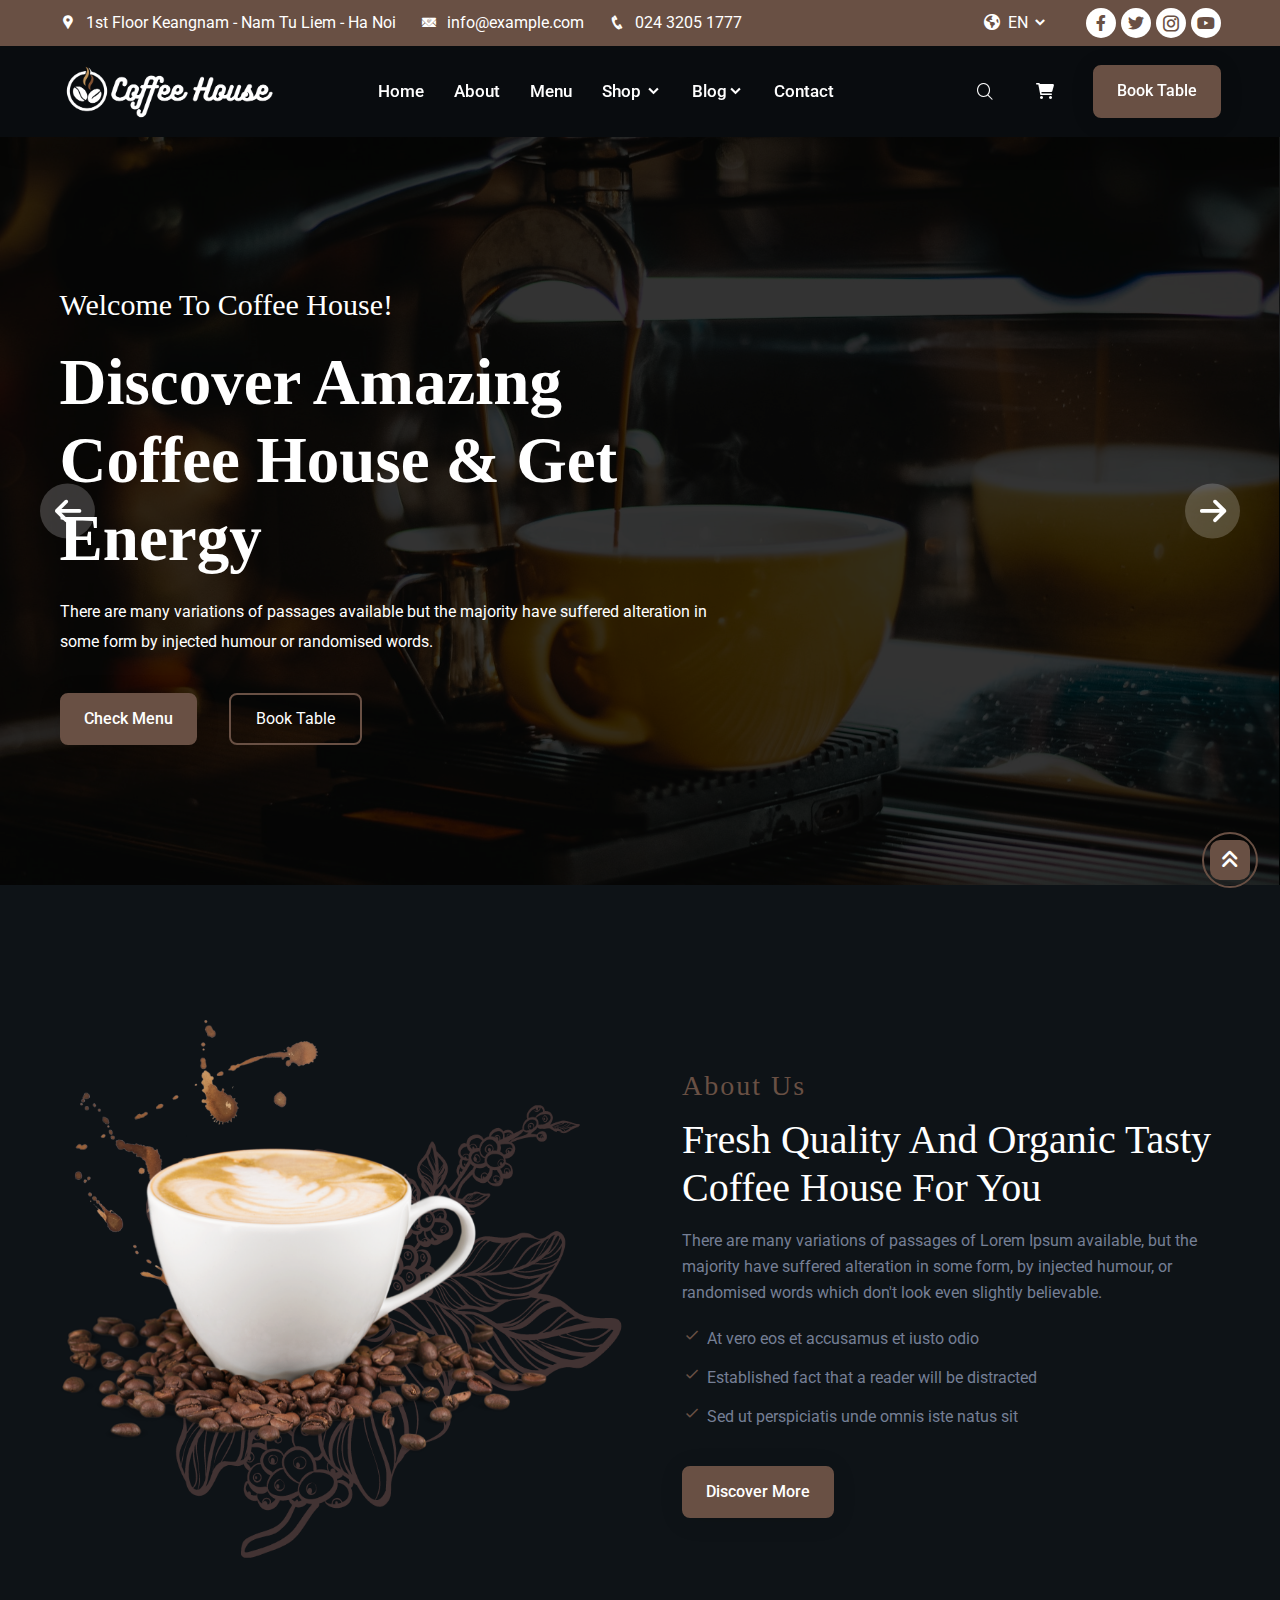
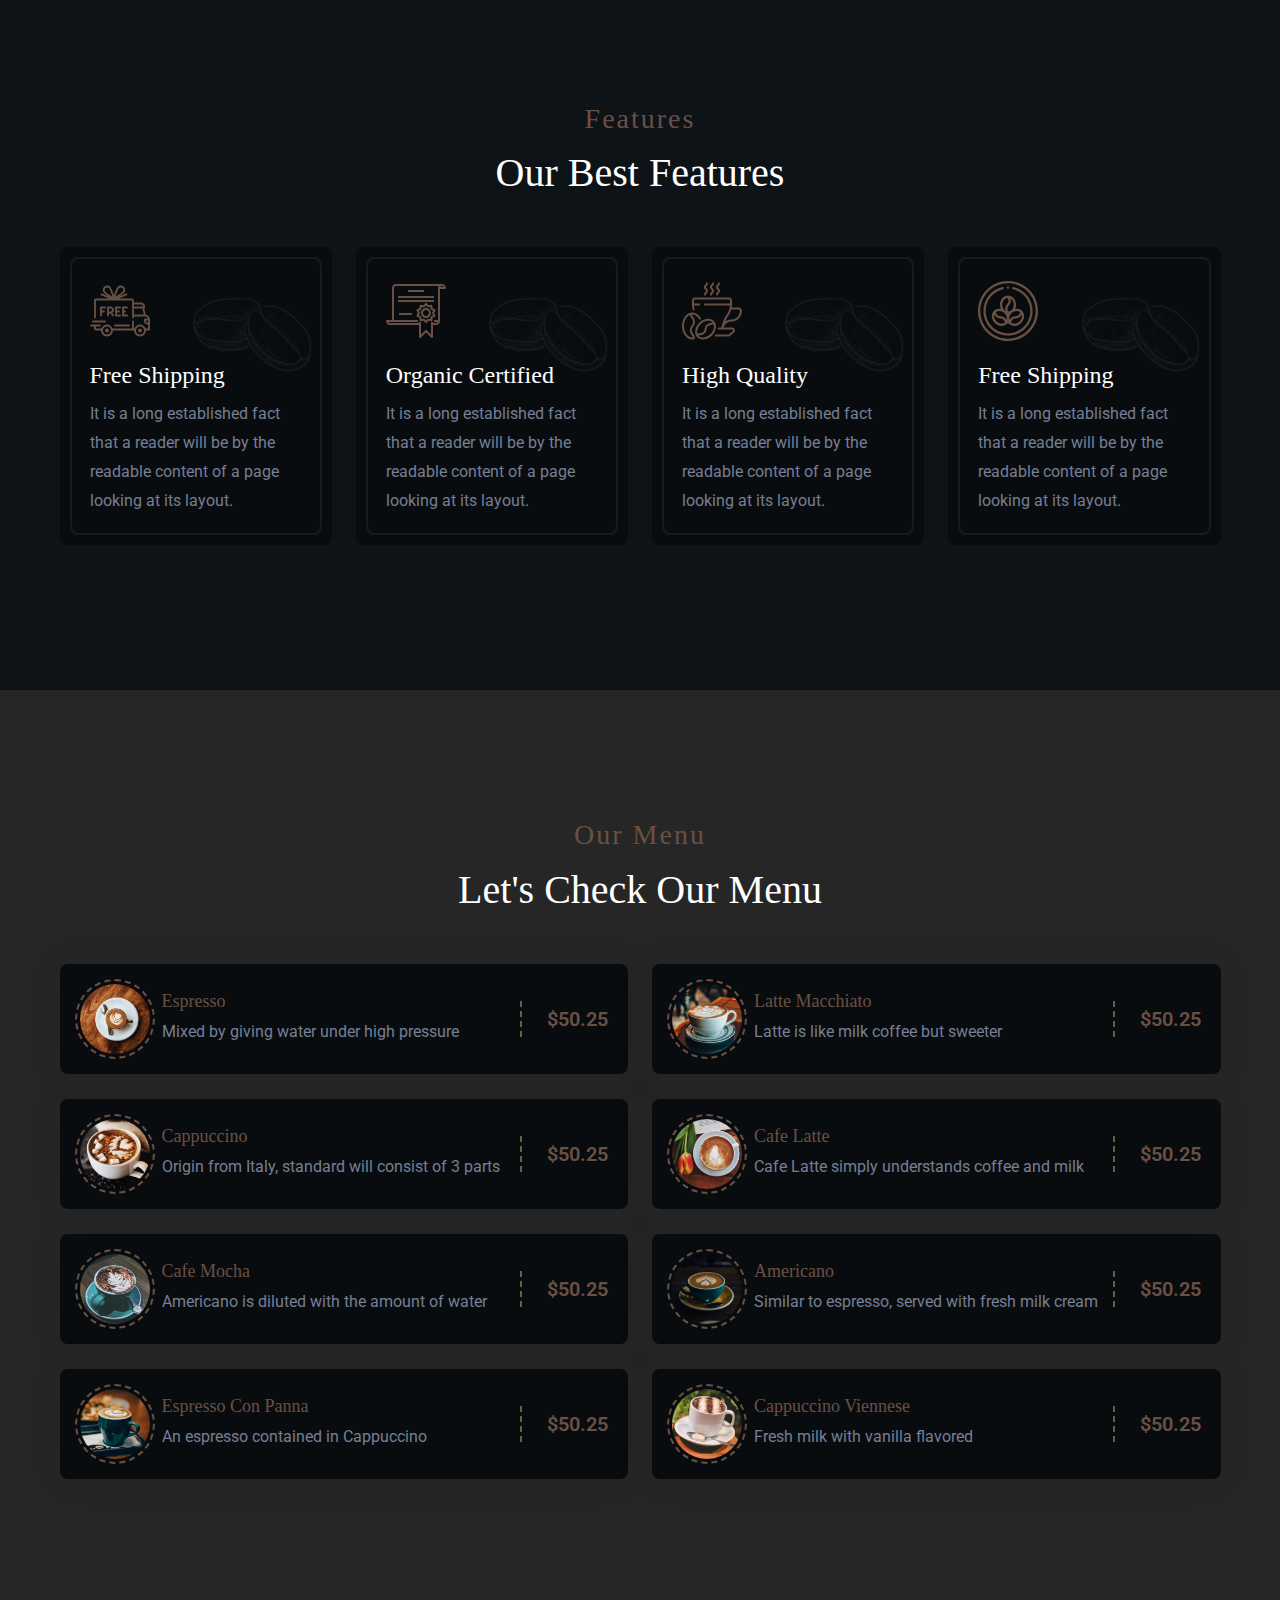
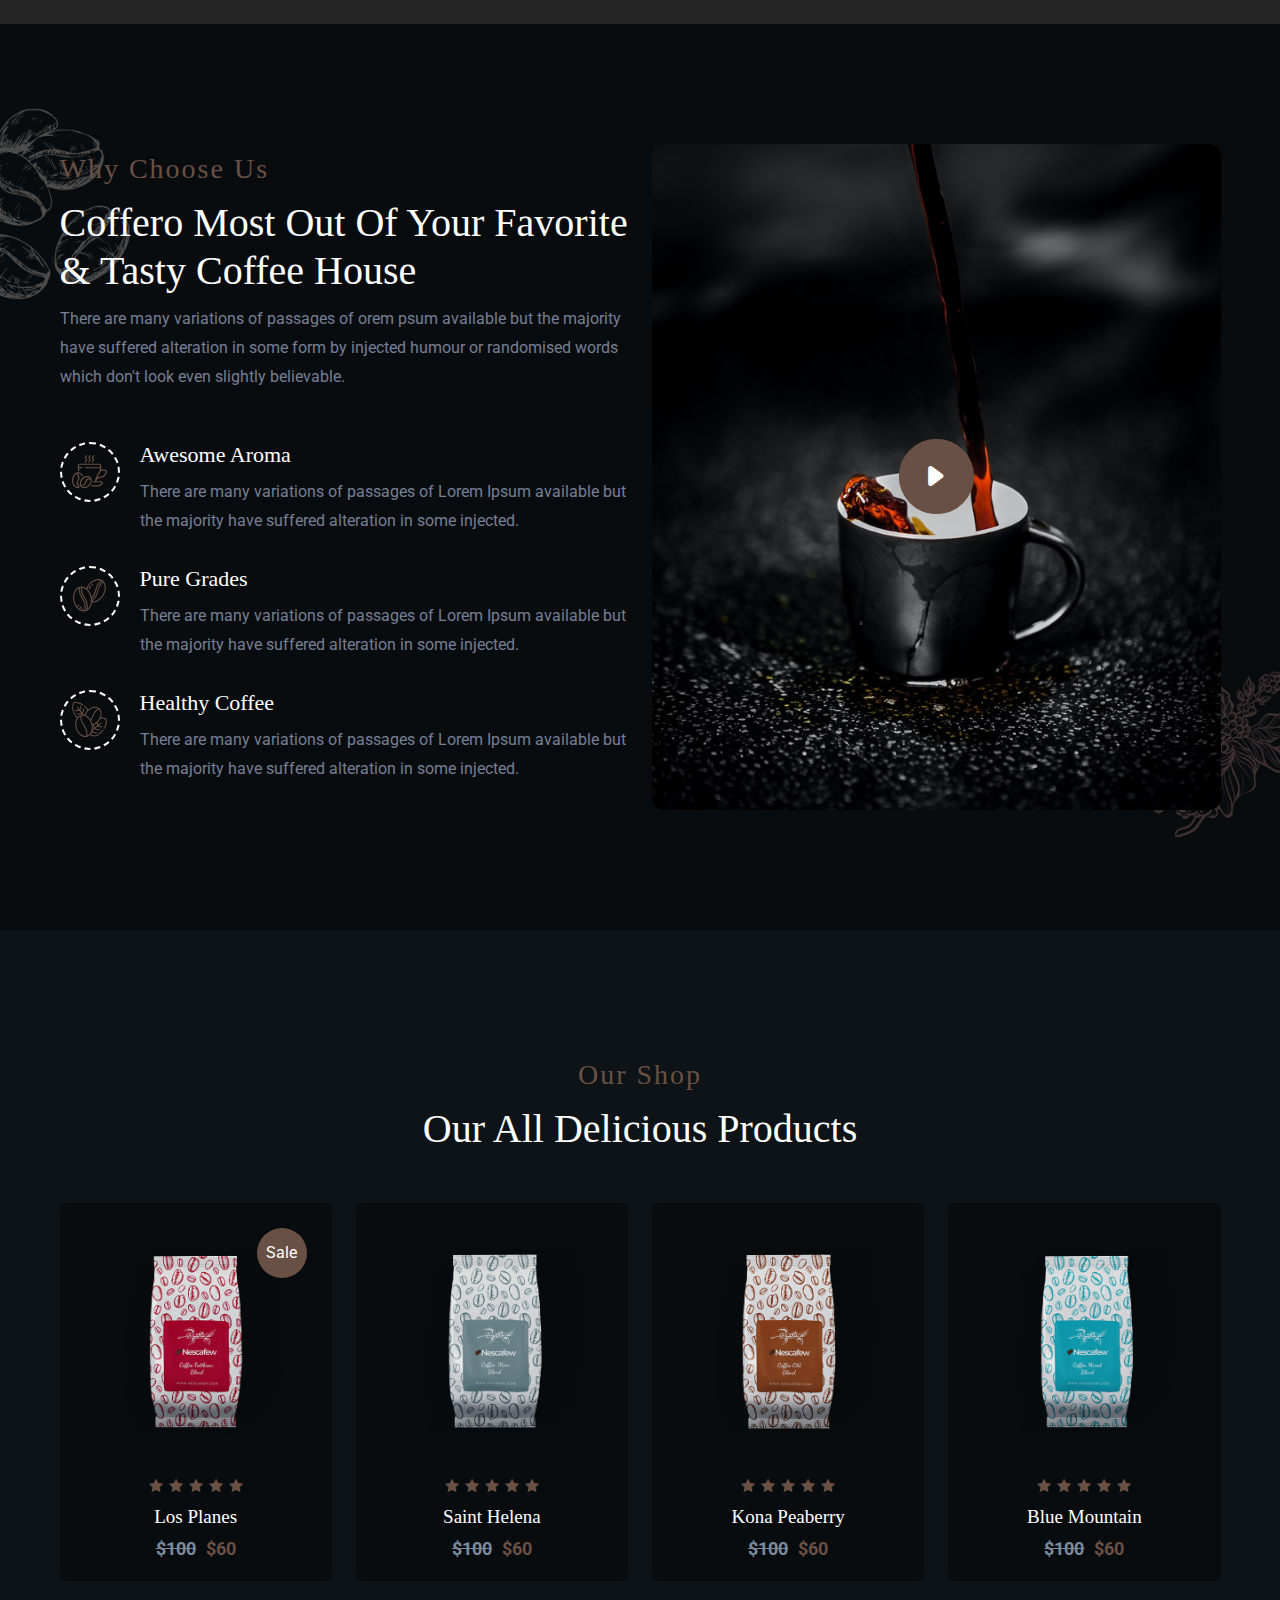
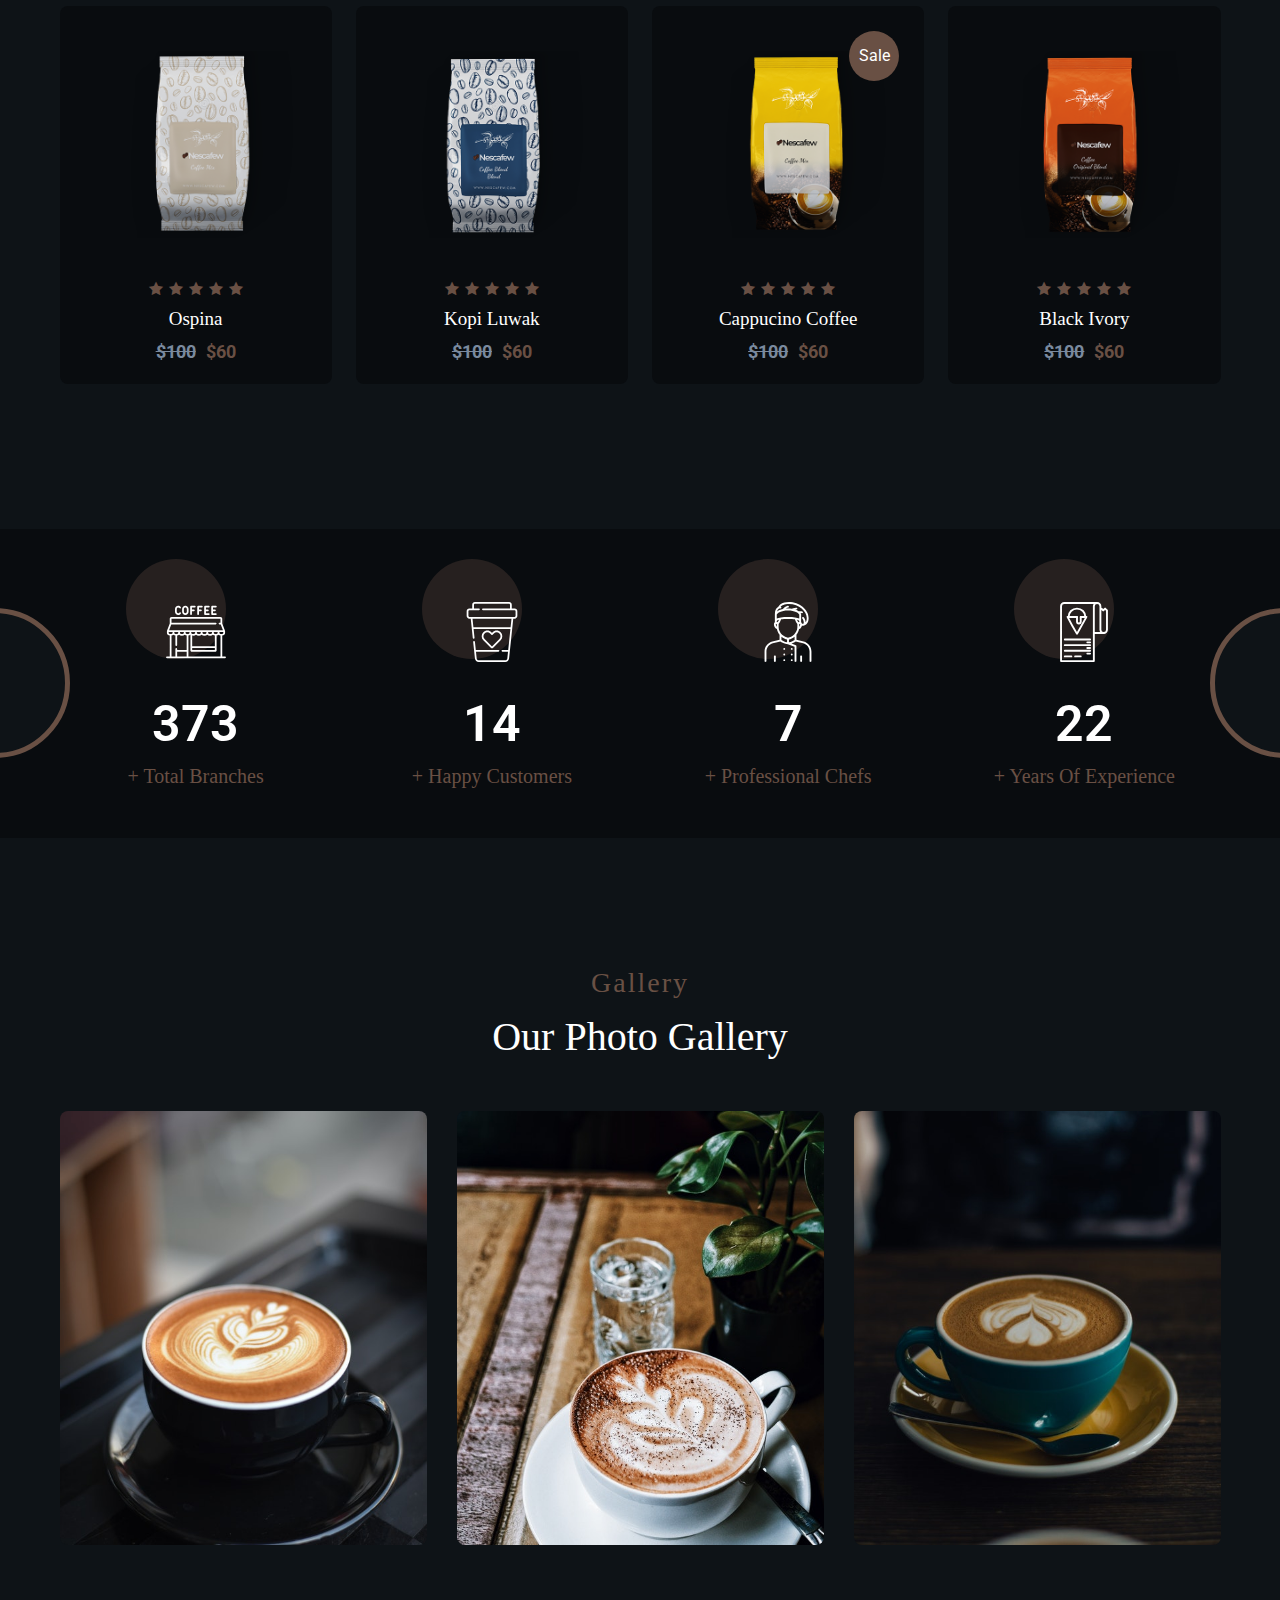
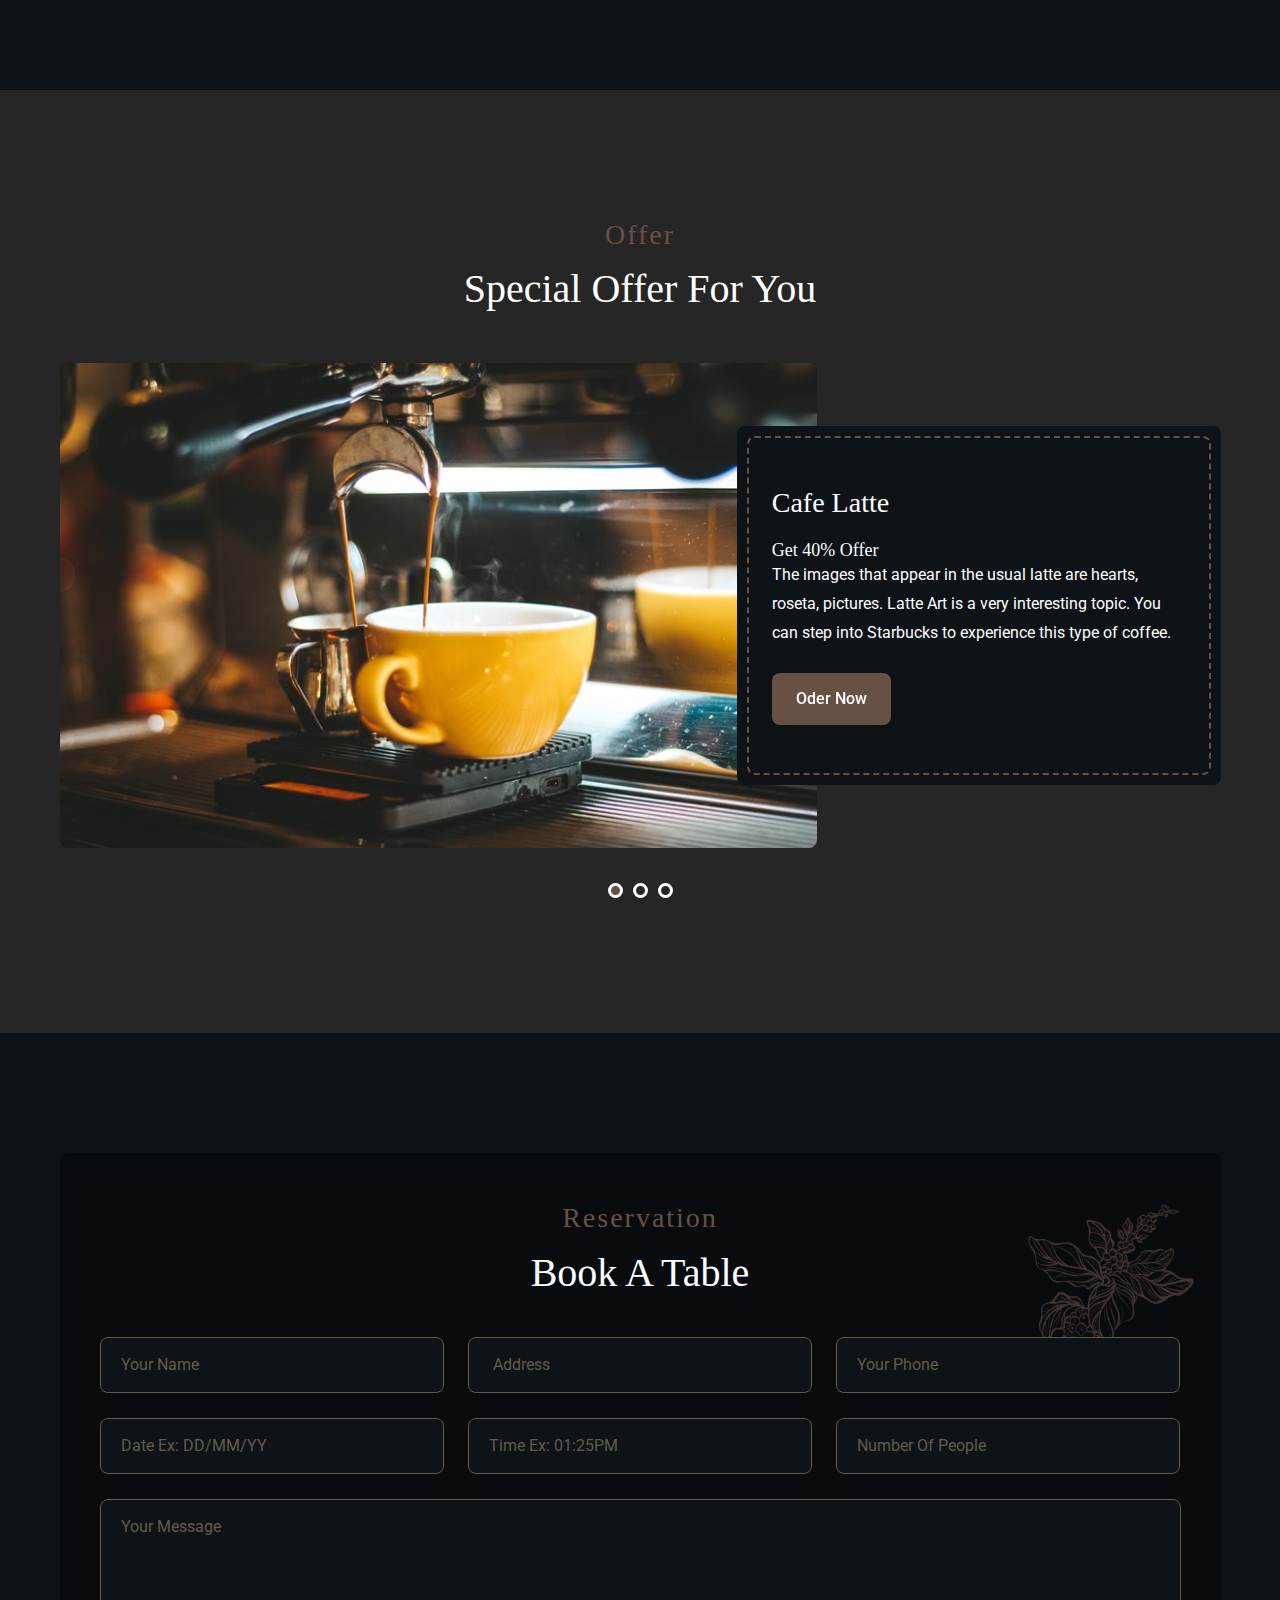
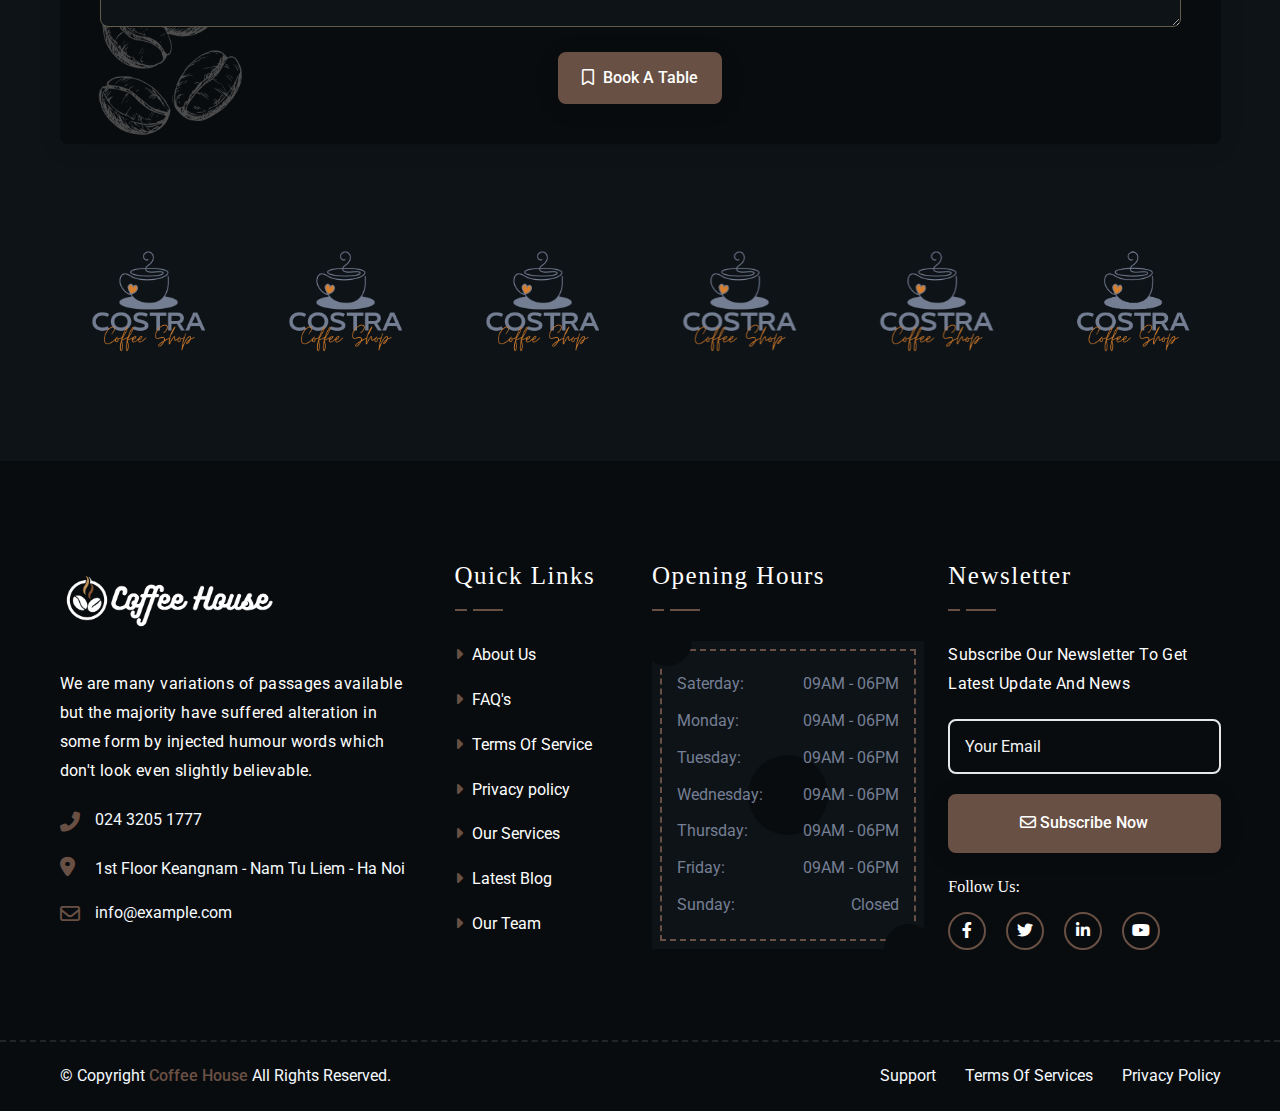
<file: index.html>
<!DOCTYPE html>
<html lang="en">

<head>
    <meta charset="UTF-8">
    <meta http-equiv="X-UA-Compatible" content="IE=edge">
    <meta name="viewport" content="width=device-width, initial-scale=1.0">
    <title>Coffee House</title>
    <link rel="icon" type="image/x-icon" href="assets/images_icon/logo/logo1.png">

    <link rel="icon" type="image/x-icon" href="assets/images_icon/logo/logo.png">
    <link rel="stylesheet" href="assets/fonts/icofont/icofont.css ">
    <link rel="stylesheet" href="assets/fonts/fontawesome/css/all.css">
    <link rel="stylesheet" href="assets/bootstrap/bootstrap.min.css">
    <link rel="stylesheet" href="assets/css/animate.min.css">
    <link rel="stylesheet" href="assets/css/owl.carousel.min.css">
    <link rel="stylesheet" href="assets/css/magnific-popup.min.css">
    <link rel="stylesheet" href="assets/css/style.css">
</head>

<body>
    <div class="preloader">
        <div class="loader"></div>
    </div>

    <div class="header">
        <div class="header-top">
            <div class="container">
                <div class="header-top-wrapper">
                    <div class="header-top-left">
                        <ul>
                            <li><a href="#">
                                    <i class="icofont-google-map"></i>1st Floor Keangnam - Nam Tu Liem - Ha Noi</a></li>
                            <li><a href="#">
                                    <i class="icofont-email"></i>info@example.com</a></li>
                            <li><a href="#">
                                    <i class="icofont-phone"></i>024 3205 1777</a></li>
                        </ul>
                    </div>
                    <div class="header-top-right">
                        <div class="header-top-lang">
                            <div class="dropdown">
                                <button type="button" id="lang" data-bs-toggle="dropdown" aria-expanded="false">
                                    <i class="fa-solid fa-earth-americas"></i>EN <i class="icofont-simple-down"></i>
                                </button>
                                <ul class="dropdown-menu" aria-labelledby="lang">
                                    <li>
                                        <a class="dropdown-item" href="#">
                                            <img src="./assets/images_icon/language/english.png" alt=""> English
                                        </a>
                                    </li>
                                    <li>
                                        <a class="dropdown-item" href="#">
                                            <img src="./assets/images_icon/language/vietnam.png" alt=""> VietNam
                                        </a>
                                    </li>
                                </ul>
                            </div>
                        </div>
                        <div class="header-top-social">
                            <a href="#"><i class="fab fa-facebook-f"></i></a>
                            <a href="#"><i class="fab fa-twitter"></i></a>
                            <a href="#"><i class="icofont-instagram"></i></a>
                            <a href="#"><i class="fab fa-youtube"></i></a>
                        </div>
                    </div>
                </div>
            </div>
        </div>

        <div class="main-navigation">
            <nav class="navbar navbar-expand-lg">
                <div class="container">
                    <a class="navbar-brand" href="index.html">
                        <img src="./assets/images_icon/logo/brand.png" alt="logo">
                    </a>
                    <div class="mobile-menu-right">
                        <div class="mobile-menu-list">
                            <a href="#" class="mobile-menu-link search-box-outer"><i class="icofont-search"></i></a>
                            <a href="#" class="mobile-menu-link"><i class="fa-sharp fa-solid fa-cart-shopping"></i>
                        </div>
                        <button class="navbar-toggler" type="button" data-bs-toggle="collapse"
                            data-bs-target="#main_nav" aria-expanded="false" aria-label="Toggle navigation">
                            <span class="navbar-toggler-icon"><i class="fa-solid fa-bars-staggered"></i></span>
                        </button>
                    </div>
                    <div class="collapse navbar-collapse" id="main_nav">
                        <ul class="navbar-nav">
                            <li class="nav-item"><a class="nav-link" href="index.html">Home</a></li>
                            <li class="nav-item"><a class="nav-link" href="about.html">About</a></li>
                            <li class="nav-item"><a class="nav-link" href="menu.html">Menu</a></li>
                            <li class="nav-item dropdown">
                                <a class="nav-link" href="#" data-bs-toggle="dropdown">Shop <i class="icofont-simple-down"></i></a>
                                <ul class="dropdown-menu fade-up">
                                    <li><a class="dropdown-item" href="shop.html">Shop</a></li>
                                    <li><a class="dropdown-item" href="shop-cart.html">Shop Cart</a></li>
                                    <li><a class="dropdown-item" href="shop-checkout.html">Shop Checkout</a></li>
                                    <li><a class="dropdown-item" href="shop-single.html">Shop Single</a></li>
                                </ul>
                            </li>
                            <li class="nav-item dropdown">
                                <a class="nav-link" href="#" data-bs-toggle="dropdown">Blog<i class="icofont-simple-down"></i></a>
                                <ul class="dropdown-menu fade-up">
                                    <li><a class="dropdown-item" href="blog.html">Blog</a></li>
                                    <li><a class="dropdown-item" href="blog-single.html">Blog Single</a></li>
                                </ul>
                            </li>    
                            <li class="nav-item"><a class="nav-link" href="contact.html">Contact</a></li>
                        </ul>
                        <div class="header-nav-right">
                            <div class="header-nav-search">
                                <a href="#" class="header-nav-link search-box-outer"><i class="icofont-search"></i></a>
                            </div>
                            <div class="header-nav-cart">
                                <a href="shop-cart.html" class="header-nav-link"><i
                                        class="fa-sharp fa-solid fa-cart-shopping"></i></a>
                            </div>
                            <div class="header-btn">
                                <a href="#" class="theme-btn">Book Table</a>
                            </div>
                        </div>
                    </div>
                </div>
            </nav>
        </div>
    </div>

    <!-- <div class="search-popup">
        <button class="close-search"><span class="fa-sharp fa-solid fa-xmark"></span></button>
        <form action="#">
            <div class="form-group">
                <input type="search" name="search-field" placeholder="Search Here..." required>
                <button type="submit"><i class="icofont-search"></i></button>
            </div>
        </form>
    </div> -->

    <div class="main">
        <div class="hero-section">
            <div class="hero-slider2 owl-carousel owl-theme">
                <div class="hero-single" style="background-image: url(assets/images_icon/slider/mem1.jpg)">
                    <div class="container">
                        <div class="row align-items-center">
                            <div class="col-md-7 col-lg-7">
                                <div class="hero-content">
                                    <h6 class="hero-sub-title wow animate__animated animate__fadeInUp"
                                        data-wow-duration="1s" data-wow-delay=".25s">Welcome To Coffee House!</h6>
                                    <h1 class="hero-title wow animate__animated animate__fadeInUp"
                                        data-wow-duration="1s" data-wow-delay=".50s">
                                        Discover Amazing Coffee House & Get Energy
                                    </h1>
                                    <p class="wow animate__animated animate__fadeInUp" data-wow-duration="1s"
                                        data-wow-delay=".75s">
                                        There are many variations of passages available but the majority have suffered
                                        alteration in some form by injected humour or randomised words.
                                    </p>
                                    <div class="hero-btn wow animate__animated animate__fadeInUp" data-wow-duration="1s"
                                        data-wow-delay="1s">
                                        <a href="menu.html" class="theme-btn">Check Menu</a>
                                        <a href="#" class="theme-border-btn">Book Table</a>
                                    </div>
                                </div>
                            </div>
                        </div>
                    </div>
                </div>
                <div class="hero-single" style="background-image: url(assets/images_icon/slider/mem2.jpg)">
                    <div class="container">
                        <div class="row align-items-center">
                            <div class="col-md-7 col-lg-7">
                                <div class="hero-content">
                                    <h6 class="hero-sub-title wow animate__animated animate__fadeInUp"
                                        data-wow-duration="1s" data-wow-delay=".25s">Welcome To Coffee House!</h6>
                                    <h1 class="hero-title wow animate__animated animate__fadeInUp"
                                        data-wow-duration="1s" data-wow-delay=".50s">
                                        Discover Amazing Coffee House & Get Energy
                                    </h1>
                                    <p class="wow animate__animated animate__fadeInUp" data-wow-duration="1s"
                                        data-wow-delay=".75s">
                                        There are many variations of passages available but the majority have suffered
                                        alteration in some form by injected humour or randomised words.
                                    </p>
                                    <div class="hero-btn wow animate__animated animate__fadeInUp" data-wow-duration="1s"
                                        data-wow-delay="1s">
                                        <a href="menu.html" class="theme-btn">Check Menu</a>
                                        <a href="#" class="theme-border-btn">Book Table</a>
                                    </div>
                                </div>
                            </div>
                        </div>
                    </div>
                </div>
                <div class="hero-single" style="background-image: url(assets/images_icon/slider/mem3.jpg)">
                    <div class="container">
                        <div class="row align-items-center">
                            <div class="col-md-7 col-lg-7">
                                <div class="hero-content">
                                    <h6 class="hero-sub-title wow animate__animated animate__fadeInUp"
                                        data-wow-duration="1s" data-wow-delay=".25s">Welcome To Coffee House!</h6>
                                    <h1 class="hero-title wow animate__animated animate__fadeInUp"
                                        data-wow-duration="1s" data-wow-delay=".50s">
                                        Discover Amazing Coffee House & Get Energy
                                    </h1>
                                    <p class="wow animate__animated animate__fadeInUp" data-wow-duration="1s"
                                        data-wow-delay=".75s">
                                        There are many variations of passages available but the majority have suffered
                                        alteration in some form by injected humour or randomised words.
                                    </p>
                                    <div class="hero-btn wow animate__animated animate__fadeInUp" data-wow-duration="1s"
                                        data-wow-delay="1s">
                                        <a href="menu.html" class="theme-btn">Check Menu</a>
                                        <a href="#" class="theme-border-btn">Book Table</a>
                                    </div>
                                </div>
                            </div>
                        </div>
                    </div>
                </div>
            </div>
        </div>

        <div class="about-us py-120">
            <div class="container">
                <div class="row align-items-center">
                    <div class="col-lg-6">
                        <div class="about-img">
                            <img src="./assets/images_icon/about_us/mem1.png" alt="">
                        </div>
                    </div>
                    <div class="col-lg-6">
                        <div class="about-right">
                            <div class="text-heading mb-3">
                                <span class="text-title-tagline">About Us</span>
                                <h2 class="text-title">
                                    Fresh Quality And Organic Tasty Coffee House For You
                                </h2>
                            </div>
                            <p class="about-text">
                                There are many variations of passages of Lorem Ipsum available, but the majority have
                                suffered alteration in some form, by injected humour, or randomised words which don't
                                look even slightly believable.
                            </p>
                            <div class="about-list-wrapper">
                                <ul class="about-list margin-btm">
                                    <li><i class="faicon icofont-check-alt"></i>
                                        At vero eos et accusamus et iusto odio
                                    </li>
                                    <li><i class="faicon icofont-check-alt"></i>
                                        Established fact that a reader will be distracted
                                    </li>
                                    <li><i class="faicon icofont-check-alt"></i>
                                        Sed ut perspiciatis unde omnis iste natus sit
                                    </li>
                                </ul>
                            </div>
                            <a href="#" class="theme-btn mt-4">Discover More</a>
                        </div>
                    </div>
                </div>
            </div>
        </div>

        <div class="features pb-120">
            <div class="container">
                <div class="row">
                    <div class="col-lg-6 mx-auto">
                        <div class="text-heading text-center">
                            <span class="text-title-tagline">Features</span>
                            <h2 class="text-title ">Our Best Features</h2>
                        </div>
                    </div>
                </div>
                <div class="row">
                    <div class="col-md-6 col-lg-3">
                        <div class="features-item">
                            <div class="features-shape">
                                <img src="./assets/images_icon/features/shape-3.png" alt="">
                            </div>
                            <div class="features-icon">
                                <img src="./assets/images_icon/features/free-delivery.svg" alt="">
                            </div>
                            <div class="features-content">
                                <h4>Free Shipping</h4>
                                <p>It is a long established fact that a reader will be by the readable
                                    content of a page looking at its layout.</p>
                            </div>
                        </div>
                    </div>
                    <div class="col-md-6 col-lg-3">
                        <div class="features-item">
                            <div class="features-shape">
                                <img src="./assets/images_icon/features/shape-3.png" alt="">
                            </div>
                            <div class="features-icon">
                                <img src="./assets/images_icon/features/certified.svg" alt="">
                            </div>
                            <div class="features-content">
                                <h4>Organic Certified</h4>
                                <p>It is a long established fact that a reader will be by the readable
                                    content of a page looking at its layout.</p>
                            </div>
                        </div>
                    </div>
                    <div class="col-md-6 col-lg-3">
                        <div class="features-item">
                            <div class="features-shape">
                                <img src="./assets/images_icon/features/shape-3.png" alt="">
                            </div>
                            <div class="features-icon">
                                <img src="./assets/images_icon/features/coffee-beans.svg" alt="">
                            </div>
                            <div class="features-content">
                                <h4>High Quality</h4>
                                <p>It is a long established fact that a reader will be by the readable
                                    content of a page looking at its layout.</p>
                            </div>
                        </div>
                    </div>
                    <div class="col-md-6 col-lg-3">
                        <div class="features-item">
                            <div class="features-shape">
                                <img src="./assets/images_icon/features/shape-3.png" alt="">
                            </div>
                            <div class="features-icon">
                                <img src="./assets/images_icon/features/coffee.svg" alt="">
                            </div>
                            <div class="features-content">
                                <h4>Free Shipping</h4>
                                <p>It is a long established fact that a reader will be by the readable
                                    content of a page looking at its layout.</p>
                            </div>
                        </div>
                    </div>
                </div>
            </div>
        </div>

        <div class="menu py-120" style="background-image: url(assets/images_icon/menu/background/bg.jpeg)">
            <div class="container">
                <div class="row">
                    <div class="col-lg-6 mx-auto">
                        <div class="text-heading text-center">
                            <span class="text-title-tagline">Our Menu</span>
                            <h2 class="text-title">Let's Check Our Menu</h2>
                        </div>
                    </div>
                </div>
                <div class="menu-content">
                    <div class="row">
                        <div class="col-lg-6">
                            <div class="menu-item">
                                <div class="menu-item-content">
                                    <div class="menu-img">
                                        <img src="./assets/images_icon/menu/list_menu/mn1.jpg" alt="">
                                    </div>
                                    <div class="menu-info">
                                        <h5>Espresso</h5>
                                        <p class="margin-btm pcolor">Mixed by giving water under high pressure</p>
                                    </div>
                                </div>
                                <div class="menu-price">$50.25</div>
                            </div>
                        </div>
                        <div class="col-lg-6">
                            <div class="menu-item">
                                <div class="menu-item-content">
                                    <div class="menu-img">
                                        <img src="./assets/images_icon/menu/list_menu/mn2.jpg" alt="">
                                    </div>
                                    <div class="menu-info">
                                        <h5>Latte Macchiato</h5>
                                        <p class="margin-btm pcolor">Latte is like milk coffee but sweeter</p>
                                    </div>
                                </div>
                                <div class="menu-price">$50.25</div>
                            </div>
                        </div>
                        <div class="col-lg-6">
                            <div class="menu-item">
                                <div class="menu-item-content">
                                    <div class="menu-img">
                                        <img src="./assets/images_icon/menu/list_menu/mn3.jpg" alt="">
                                    </div>
                                    <div class="menu-info">
                                        <h5>Cappuccino</h5>
                                        <p class="margin-btm pcolor">Origin from Italy, standard will consist of 3 parts</p>
                                    </div>
                                </div>
                                <div class="menu-price">$50.25</div>
                            </div>
                        </div>
                        <div class="col-lg-6">
                            <div class="menu-item">
                                <div class="menu-item-content">
                                    <div class="menu-img">
                                        <img src="./assets/images_icon/menu/list_menu/mn4.jpg" alt="">
                                    </div>
                                    <div class="menu-info">
                                        <h5>Cafe Latte</h5>
                                        <p class="margin-btm pcolor">Cafe Latte simply understands coffee and milk</p>
                                    </div>
                                </div>
                                <div class="menu-price">$50.25</div>
                            </div>
                        </div>
                        <div class="col-lg-6">
                            <div class="menu-item">
                                <div class="menu-item-content">
                                    <div class="menu-img">
                                        <img src="./assets/images_icon/menu/list_menu/mn5.jpg" alt="">
                                    </div>
                                    <div class="menu-info">
                                        <h5>Cafe Mocha</h5>
                                        <p class="margin-btm pcolor">Americano is diluted with the amount of water</p>
                                    </div>
                                </div>
                                <div class="menu-price">$50.25</div>
                            </div>
                        </div>
                        <div class="col-lg-6">
                            <div class="menu-item">
                                <div class="menu-item-content">
                                    <div class="menu-img">
                                        <img src="./assets/images_icon/menu/list_menu/mn6.jpg" alt="">
                                    </div>
                                    <div class="menu-info">
                                        <h5>Americano</h5>
                                        <p class="margin-btm pcolor">Similar to espresso, served with fresh milk cream</p>
                                    </div>
                                </div>
                                <div class="menu-price">$50.25</div>
                            </div>
                        </div>
                        <div class="col-lg-6">
                            <div class="menu-item">
                                <div class="menu-item-content">
                                    <div class="menu-img">
                                        <img src="./assets/images_icon/menu/list_menu/mn7.jpg" alt="">
                                    </div>
                                    <div class="menu-info">
                                        <h5>Espresso Con Panna</h5>
                                        <p class="margin-btm pcolor">An espresso contained in Cappuccino</p>
                                    </div>
                                </div>
                                <div class="menu-price">$50.25</div>
                            </div>
                        </div>
                        <div class="col-lg-6">
                            <div class="menu-item">
                                <div class="menu-item-content">
                                    <div class="menu-img">
                                        <img src="./assets/images_icon/menu/list_menu/mn8.jpg" alt="">
                                    </div>
                                    <div class="menu-info">
                                        <h5>Cappuccino Viennese</h5>
                                        <p class="margin-btm pcolor">Fresh milk with vanilla flavored</p>
                                    </div>
                                </div>
                                <div class="menu-price">$50.25</div>
                            </div>
                        </div>
                    </div>
                </div>
            </div>
        </div>

        <div class="choose py-120">
            <div class="choose-shape-1"><img src="./assets/images_icon/whychoose/list_shape/ls1.png" alt=""></div>
            <div class="choose-shape-2"><img src="./assets/images_icon/whychoose/list_shape/ls2.png" alt=""></div>
            <div class="container">
                <div class="row">
                    <div class="col-lg-6">
                        <div class="choose-content">
                            <div class="text-heading">
                                <span class="text-title-tagline">Why Choose Us</span>
                                <h2 class="text-title mb-10">
                                    Coffero Most Out Of Your Favorite & Tasty Coffee House
                                </h2>
                                <p class="pcolor">
                                    There are many variations of passages of orem psum available but the majority have
                                    suffered alteration in some form by injected humour or randomised words which don't
                                    look even slightly believable.
                                </p>
                            </div>
                            <div class="choose-content-wrapper">
                                <div class="choose-item">
                                    <div class="choose-item-icon">
                                        <img src="./assets/images_icon/whychoose/list-icon/coffee-beans-1.svg" alt="">
                                    </div>
                                    <div class="choose-item-text">
                                        <h3>Awesome Aroma</h3>
                                        <p class="pcolor">There are many variations of passages of Lorem Ipsum available
                                            but the majority have suffered alteration in some injected.</p>
                                    </div>
                                </div>
                                <div class="choose-item">
                                    <div class="choose-item-icon">
                                        <img src="./assets/images_icon/whychoose/list-icon/coffee-beans-2.svg" alt="">
                                    </div>
                                    <div class="choose-item-text">
                                        <h3>Pure Grades</h3>
                                        <p class="pcolor">There are many variations of passages of Lorem Ipsum available
                                            but the majority have suffered alteration in some injected.</p>
                                    </div>
                                </div>
                                <div class="choose-item">
                                    <div class="choose-item-icon">
                                        <img src="./assets/images_icon/whychoose/list-icon/coffee-beans-3.svg" alt="">
                                    </div>
                                    <div class="choose-item-text">
                                        <h3>Healthy Coffee</h3>
                                        <p class="pcolor">There are many variations of passages of Lorem Ipsum available
                                            but the majority have suffered alteration in some injected.</p>
                                    </div>
                                </div>
                            </div>
                        </div>
                    </div>
                    <div class="col-lg-6">
                        <div class="choose-img">
                            <div class="video-wrapper">
                                <img src="./assets/images_icon/whychoose/img/chooseimg.jpg" alt="">
                                <a class="play-btn popup-youtube" href="https://www.youtube.com/watch?v=_111P1SRvPc">
                                    <i class="icofont-ui-play"></i>
                                </a>
                            </div>
                        </div>
                    </div>
                </div>
            </div>
        </div>


        <div class="shop py-120">
            <div class="container">
                <div class="row">
                    <div class="col-lg-5 mx-auto">
                        <div class="text-heading text-center">
                            <span class="text-title-tagline">Our Shop</span>
                            <h2 class="text-title">Our All Delicious Products</h2>
                        </div>
                    </div>
                </div>
                <div class="row align-items-center">
                    <div class="col-md-6 col-lg-3">
                        <div class="shop-item">
                            <div class="shop-item-img">
                                <span class="shop-sale">Sale</span>
                                <img src="./assets/images_icon/shop/01.png" alt="">
                                <div class="shop-item-icon">
                                    <a href="#"><i class="fa-regular fa-heart"></i></a>
                                    <a href="shop-single.html"><i class="fa-sharp fa-solid fa-cart-shopping"></i></a>
                                </div>
                            </div>
                            <div class="shop-item-info">
                                <div class="shop-star">
                                    <i class="icofont-star"></i>
                                    <i class="icofont-star"></i>
                                    <i class="icofont-star"></i>
                                    <i class="icofont-star"></i>
                                    <i class="icofont-star"></i>
                                </div>
                                <a href="shop-single.html">
                                    <h4 class="shop-item-content">Los Planes</h4>
                                </a>
                                <div class="shop-item-price"><del>$100</del>$60</div>
                            </div>
                        </div>
                    </div>
                    <div class="col-md-6 col-lg-3">
                        <div class="shop-item">
                            <div class="shop-item-img">
                                <img src="./assets/images_icon/shop/02.png" alt="">
                                <div class="shop-item-icon">
                                    <a href="#"><i class="fa-regular fa-heart"></i></a>
                                    <a href="shop-single.html"><i class="fa-sharp fa-solid fa-cart-shopping"></i></a>
                                </div>
                            </div>
                            <div class="shop-item-info">
                                <div class="shop-star">
                                    <i class="icofont-star"></i>
                                    <i class="icofont-star"></i>
                                    <i class="icofont-star"></i>
                                    <i class="icofont-star"></i>
                                    <i class="icofont-star"></i>
                                </div>
                                <a href="shop-single.html">
                                    <h4 class="shop-item-content">Saint Helena</h4>
                                </a>
                                <div class="shop-item-price"><del>$100</del>$60</div>
                            </div>
                        </div>
                    </div>
                    <div class="col-md-6 col-lg-3">
                        <div class="shop-item">
                            <div class="shop-item-img">
                                <img src="./assets/images_icon/shop/03.png" alt="">
                                <div class="shop-item-icon">
                                    <a href="#"><i class="fa-regular fa-heart"></i></a>
                                    <a href="shop-single.html"><i class="fa-sharp fa-solid fa-cart-shopping"></i></a>
                                </div>
                            </div>
                            <div class="shop-item-info">
                                <div class="shop-star">
                                    <i class="icofont-star"></i>
                                    <i class="icofont-star"></i>
                                    <i class="icofont-star"></i>
                                    <i class="icofont-star"></i>
                                    <i class="icofont-star"></i>
                                </div>
                                <a href="shop-single.html">
                                    <h4 class="shop-item-content">Kona Peaberry</h4>
                                </a>
                                <div class="shop-item-price"><del>$100</del>$60</div>
                            </div>
                        </div>
                    </div>
                    <div class="col-md-6 col-lg-3">
                        <div class="shop-item">
                            <div class="shop-item-img">
                                <img src="./assets/images_icon/shop/04.png" alt="">
                                <div class="shop-item-icon">
                                    <a href="#"><i class="fa-regular fa-heart"></i></a>
                                    <a href="shop-single.html"><i class="fa-sharp fa-solid fa-cart-shopping"></i></a>
                                </div>
                            </div>
                            <div class="shop-item-info">
                                <div class="shop-star">
                                    <i class="icofont-star"></i>
                                    <i class="icofont-star"></i>
                                    <i class="icofont-star"></i>
                                    <i class="icofont-star"></i>
                                    <i class="icofont-star"></i>
                                </div>
                                <a href="shop-single.html">
                                    <h4 class="shop-item-content">Blue Mountain</h4>
                                </a>
                                <div class="shop-item-price"><del>$100</del>$60</div>
                            </div>
                        </div>
                    </div>
                    <div class="col-md-6 col-lg-3">
                        <div class="shop-item">
                            <div class="shop-item-img">
                                <img src="./assets/images_icon/shop/05.png" alt="">
                                <div class="shop-item-icon">
                                    <a href="#"><i class="fa-regular fa-heart"></i></a>
                                    <a href="shop-single.html"><i class="fa-sharp fa-solid fa-cart-shopping"></i></a>
                                </div>
                            </div>
                            <div class="shop-item-info">
                                <div class="shop-star">
                                    <i class="icofont-star"></i>
                                    <i class="icofont-star"></i>
                                    <i class="icofont-star"></i>
                                    <i class="icofont-star"></i>
                                    <i class="icofont-star"></i>
                                </div>
                                <a href="shop-single.html">
                                    <h4 class="shop-item-content">Ospina</h4>
                                </a>
                                <div class="shop-item-price"><del>$100</del>$60</div>
                            </div>
                        </div>
                    </div>
                    <div class="col-md-6 col-lg-3">
                        <div class="shop-item">
                            <div class="shop-item-img">
                                <img src="./assets/images_icon/shop/06.png" alt="">
                                <div class="shop-item-icon">
                                    <a href="#"><i class="fa-regular fa-heart"></i></a>
                                    <a href="shop-single.html"><i class="fa-sharp fa-solid fa-cart-shopping"></i></a>
                                </div>
                            </div>
                            <div class="shop-item-info">
                                <div class="shop-star">
                                    <i class="icofont-star"></i>
                                    <i class="icofont-star"></i>
                                    <i class="icofont-star"></i>
                                    <i class="icofont-star"></i>
                                    <i class="icofont-star"></i>
                                </div>
                                <a href="shop-single.html">
                                    <h4 class="shop-item-content">Kopi Luwak</h4>
                                </a>
                                <div class="shop-item-price"><del>$100</del>$60</div>
                            </div>
                        </div>
                    </div>
                    <div class="col-md-6 col-lg-3">
                        <div class="shop-item">
                            <div class="shop-item-img">
                                <span class="shop-sale">Sale</span>
                                <img src="./assets/images_icon/shop/07.png" alt="">
                                <div class="shop-item-icon">
                                    <a href="#"><i class="fa-regular fa-heart"></i></a>
                                    <a href="shop-single.html"><i class="fa-sharp fa-solid fa-cart-shopping"></i></a>
                                </div>
                            </div>
                            <div class="shop-item-info">
                                <div class="shop-star">
                                    <i class="icofont-star"></i>
                                    <i class="icofont-star"></i>
                                    <i class="icofont-star"></i>
                                    <i class="icofont-star"></i>
                                    <i class="icofont-star"></i>
                                </div>
                                <a href="shop-single.html">
                                    <h4 class="shop-item-content">Cappucino Coffee</h4>
                                </a>
                                <div class="shop-item-price"><del>$100</del>$60</div>
                            </div>
                        </div>
                    </div>
                    <div class="col-md-6 col-lg-3">
                        <div class="shop-item">
                            <div class="shop-item-img">
                                <img src="./assets/images_icon/shop/08.png" alt="">
                                <div class="shop-item-icon">
                                    <a href="#"><i class="fa-regular fa-heart"></i></a>
                                    <a href="shop-single.html"><i class="fa-sharp fa-solid fa-cart-shopping"></i></a>
                                </div>
                            </div>
                            <div class="shop-item-info">
                                <div class="shop-star">
                                    <i class="icofont-star"></i>
                                    <i class="icofont-star"></i>
                                    <i class="icofont-star"></i>
                                    <i class="icofont-star"></i>
                                    <i class="icofont-star"></i>
                                </div>
                                <a href="shop-single.html">
                                    <h4 class="shop-item-content">Black Ivory</h4>
                                </a>
                                <div class="shop-item-price"><del>$100</del>$60</div>
                            </div>
                        </div>
                    </div>
                </div>
            </div>
        </div>

        <div class="counter-area pt-50 pb-50">
            <div class="container">
                <div class="row">
                    <div class="col-lg-3 col-sm-6">
                        <div class="counter-box">
                            <div class="icon">
                                <img src="./assets/images_icon/counter/branch.svg" alt="">
                            </div>
                            <div>
                                <span class="counter" data-count-from="300" data-count-to="1500" data-count-speed="100"></span>
                                <h6 class="title">+ Total Branches</h6>
                            </div>
                        </div>
                    </div>
                    <div class="col-lg-3 col-sm-6">
                        <div class="counter-box">
                            <div class="icon">
                                <img src="./assets/images_icon/counter/customer.svg" alt="">
                            </div>
                            <div>
                                <span class="counter" data-count-from="0" data-count-to="250" data-count-speed="20"></span>
                                <h6 class="title">+ Happy Customers</h6>
                            </div>
                        </div>
                    </div>
                    <div class="col-lg-3 col-sm-6">
                        <div class="counter-box">
                            <div class="icon">
                                <img src="./assets/images_icon/counter/chef.svg" alt="">
                            </div>
                            <div>
                                <span class="counter" data-count-from="0" data-count-to="120" data-count-speed="10"></span>
                                <h6 class="title">+ Professional Chefs</h6>
                            </div>
                        </div>
                    </div>
                    <div class="col-lg-3 col-sm-6">
                        <div class="counter-box">
                            <div class="icon">
                                <img src="./assets/images_icon/counter/experience.svg" alt="">
                            </div>
                            <div>
                                <span class="counter" data-count-from="0" data-count-to="50" data-count-speed="30"></span>
                                <h6 class="title">+ Years Of Experience</h6>
                            </div>
                        </div>
                    </div>
                </div>
            </div>

        </div>


        <div class="gallery py-120">
            <div class="container">
                <div class="row">
                    <div class="col-lg-6 mx-auto">
                        <div class="text-heading text-center">
                            <span class="text-title-tagline">Gallery</span>
                            <h2 class="text-title">Our Photo Gallery</h2>
                        </div>
                    </div>
                </div>
                <div class="gallery-slider owl-carousel owl-theme popup-gallery">
                    <div class="gallery-item">
                        <div class="gallery-img">
                            <img class="img-fluid" src="assets/images_icon/photo/01.jpg" alt="">
                            <a href="assets/images_icon/photo/01.jpg" class="popup-img gallery-link"><i
                                    class="far fa-plus"></i></a>
                        </div>
                        <div class="gallery-content">
                            <h4><a href="#">Espresso</a></h4>
                        </div>
                    </div>
                    <div class="gallery-item">
                        <div class="gallery-img">
                            <img class="img-fluid" src="assets/images_icon/photo/02.jpg" alt="">
                            <a href="assets/images_icon/photo/02.jpg" class="popup-img gallery-link"><i
                                    class="far fa-plus"></i></a>
                        </div>
                        <div class="gallery-content">
                            <h4><a href="#">Latte Macchiato</a></h4>
                        </div>
                    </div>
                    <div class="gallery-item">
                        <div class="gallery-img">
                            <img class="img-fluid" src="assets/images_icon/photo/03.jpg" alt="">
                            <a href="assets/images_icon/photo/03.jpg" class="popup-img gallery-link"><i
                                    class="far fa-plus"></i></a>
                        </div>
                        <div class="gallery-content">
                            <h4><a href="#">Coffee Latte</a></h4>
                        </div>
                    </div>
                    <div class="gallery-item">
                        <div class="gallery-img">
                            <img class="img-fluid" src="assets/images_icon/photo/04.jpg" alt="">
                            <a href="assets/images_icon/photo/04.jpg" class="popup-img gallery-link"><i
                                    class="far fa-plus"></i></a>
                        </div>
                        <div class="gallery-content">
                            <h4><a href="#">Coffee Mocha</a></h4>
                        </div>
                    </div>
                    <div class="gallery-item">
                        <div class="gallery-img">
                            <img class="img-fluid" src="assets/images_icon/photo/05.jpg" alt="">
                            <a href="assets/images_icon/photo/05.jpg" class="popup-img gallery-link"><i
                                    class="far fa-plus"></i></a>
                        </div>
                        <div class="gallery-content">
                            <h4><a href="#">Americano</a></h4>
                        </div>
                    </div>
                    <div class="gallery-item">
                        <div class="gallery-img">
                            <img class="img-fluid" src="assets/images_icon/photo/06.jpg" alt="">
                            <a href="assets/images_icon/photo/06.jpg" class="popup-img gallery-link"><i
                                    class="far fa-plus"></i></a>
                        </div>
                        <div class="gallery-content">
                            <h4><a href="#">Espresso Con Panna</a></h4>
                        </div>
                    </div>
                </div>
            </div>
        </div>

        <div class="offer py-120" style="background-image: url(assets/images_icon/offer/bgoffer.jpg)">
            <div class="container">
                <div class="row">
                    <div class="col-lg-6 mx-auto">
                        <div class="text-heading text-center">
                            <div class="text-title-tagline">Offer</div>
                            <h2 class="text-title">Special Offer For You</h2>
                        </div>
                    </div>
                </div>
                <div class="offer-slider owl-carousel owl-theme">
                    <div class="offer-wrapperr">
                        <div class="row g-0 align-items-center">
                            <div class="col-md-7">
                                <div class="offer-img">
                                    <img src="./assets/images_icon/offer/of1.jpg" alt="">
                                </div>
                            </div>
                            <div class="col-md-5">
                                <div class="offer-content">
                                    <h3>Cafe Latte</h3>
                                    <h5>Get 40% Offer</h5>
                                    <p>The images that appear in the usual latte are hearts, roseta, pictures. 
                                        Latte Art is a very interesting topic. You can step into Starbucks to experience this type of coffee.</p>
                                    <a href="#" class="theme-btn">Oder Now</a>
                                </div>
                            </div>
                        </div>
                    </div>
                    <div class="offer-wrapperr">
                        <div class="row g-0 align-items-center">
                            <div class="col-md-7">
                                <div class="offer-img">
                                    <img src="./assets/images_icon/offer/of2.jpg" alt="">
                                </div>
                            </div>
                            <div class="col-md-5">
                                <div class="offer-content">
                                    <h3>Cappuccino Arabica</h3>
                                    <h5>Get 40% Offer</h5>
                                    <p>It is a long established fact that a reader will be distracted by the readable
                                        content of a page when looking at its normal distribution layout.</p>
                                    <a href="#" class="theme-btn">Oder Now</a>
                                </div>
                            </div>
                        </div>
                    </div>
                    <div class="offer-wrapperr">
                        <div class="row g-0 align-items-center">
                            <div class="col-md-7">
                                <div class="offer-img">
                                    <img src="./assets/images_icon/offer/of3.jpg" alt="">
                                </div>
                            </div>
                            <div class="col-md-5">
                                <div class="offer-content">
                                    <h3>Americano Coffe</h3>
                                    <h5>Get 30% Offer</h5>
                                    <p>"Americano" is widely used and means combining hot water and espresso when ordering items in the store, 
                                        but in a narrow sense, it only adds water to Espresso, while adding espresso Water is called a Long Black.</p>
                                    <a href="#" class="theme-btn">Oder Now</a>
                                </div>
                            </div>
                        </div>
                    </div>
                </div>
            </div>
        </div>

        <div class="reservation ">
            <div class="container">
                <div class="reservation-wrapper">
                    <div class="reservation-shape-1"><img src="./assets/images_icon/reservation/rvshape1.png" alt="">
                    </div>
                    <div class="reservation-shape-2"><img src="./assets/images_icon/reservation/rvshape2.png" alt="">
                    </div>
                    <div class="row">
                        <div class="col-12">
                            <div class="reservation-content">
                                <div class="reservation-header">
                                    <div class="text-title-tagline">Reservation</div>
                                    <h2 class="text-title text-white">Book A Table</h2>
                                </div>
                                <form action="">
                                    <div class="row">
                                        <div class="col-md-6 col-lg-4">
                                            <div class="form-group">
                                                <input type="text" name="name" class="form-control"
                                                    placeholder="Your Name">
                                            </div>
                                        </div>
                                        <div class="col-md-6 col-lg-4">
                                            <div class="form-group">
                                                <input type="text" name="email" class="form-control"
                                                    placeholder=" Address">
                                            </div>
                                        </div>
                                        <div class="col-md-6 col-lg-4">
                                            <div class="form-group">
                                                <input type="text" name="phone" class="form-control"
                                                    placeholder="Your Phone">
                                            </div>
                                        </div>
                                        <div class="col-md-6 col-lg-4">
                                            <div class="form-group">
                                                <input type="text" name="date" class="form-control"
                                                    placeholder="Date Ex: DD/MM/YY">
                                            </div>
                                        </div>
                                        <div class="col-md-6 col-lg-4">
                                            <div class="form-group">
                                                <input type="text" name="time" class="form-control"
                                                    placeholder="Time Ex: 01:25PM">
                                            </div>
                                        </div>
                                        <div class="col-md-6 col-lg-4">
                                            <div class="form-group">
                                                <input type="text" name="person" class="form-control"
                                                    placeholder="Number Of People">
                                            </div>
                                        </div>
                                    </div>
                                    <div class="form-group">
                                        <textarea name="message" class="form-control" placeholder="Your Message"
                                            rows="4"></textarea>
                                    </div>
                                    <button class="theme-btn"><i class="far fa-bookmark"></i> Book A Table</button>
                                </form>
                            </div>
                        </div>
                    </div>
                </div>
            </div>
        </div>

        <div class="partner pt-70 pb-70">
            <div class="container">
                <div class="partner-wrapper partner-slider owl-carousel owl-theme">
                    <img src="./assets/images_icon/partner/ptner.png" alt="thumb">
                    <img src="./assets/images_icon/partner/ptner.png" alt="thumb">
                    <img src="./assets/images_icon/partner/ptner.png" alt="thumb">
                    <img src="./assets/images_icon/partner/ptner.png" alt="thumb">
                    <img src="./assets/images_icon/partner/ptner.png" alt="thumb">
                    <img src="./assets/images_icon/partner/ptner.png" alt="thumb">
                    <img src="./assets/images_icon/partner/ptner.png" alt="thumb">
                </div>
            </div>
        </div>
    </div>



    <div class="footer">
        <div class="footer-widget">
            <div class="container">
                <div class="row footer-wrapper pt-100 pb-70">
                    <div class="col-md-6 col-lg-4">
                        <div class="footer-box about">
                            <a href="#" class="footer-logo">
                                <img src="./assets/images_icon/logo/brand.png" alt="">
                            </a>
                            <p class="mb-20">
                                We are many variations of passages available but the majority have suffered
                                alteration
                                in some form by injected humour words which don't look even slightly believable.
                            </p>
                            
                            <ul class="footer-contact">
                                <li><a href="tel: +21236547898"><i class="fa-solid fa-phone-flip"></i>024 3205
                                        1777</a></li>
                                <li><i class="fa-sharp fa-solid fa-location-dot"></i>1st Floor Keangnam - Nam Tu
                                    Liem - Ha Noi
                                </li>
                                <li><a href="/cdn-cgi/l/email-protection#234a4d454c63465b424e534f460d404c4e">
                                        <i class="far fa-envelope"></i><span class="__cf_email__"
                                            data-cfemail="70191e161f301508111d001c155e131f1d">info@example.com</span></a>
                                </li>
                            </ul>
                        </div>
                    </div>
                    <div class="col-md-6 col-lg-2">
                        <div class="footer-box list">
                            <h4 class="footer-title">Quick Links</h4>
                            <ul class="footer-list">
                                <li><a href="#"><i class="fas fa-caret-right"></i> About Us</a></li>
                                <li><a href="#"><i class="fas fa-caret-right"></i> FAQ's</a></li>
                                <li><a href="#"><i class="fas fa-caret-right"></i> Terms Of Service</a></li>
                                <li><a href="#"><i class="fas fa-caret-right"></i> Privacy policy</a></li>
                                <li><a href="#"><i class="fas fa-caret-right"></i> Our Services</a></li>
                                <li><a href="#"><i class="fas fa-caret-right"></i> Latest Blog</a></li>
                                <li><a href="#"><i class="fas fa-caret-right"></i> Our Team</a></li>
                            </ul>
                        </div>
                    </div>
                    <div class="col-md-6 col-lg-3">
                        <div class="footer-box list">
                            <h4 class="footer-title">Opening Hours</h4>
                            <div class="footer-opening-hour">
                                <div class="opening-shape-1"></div>
                                <div class="opening-shape-2"></div>
                                <div class="opening-shape-3"></div>
                                <ul>
                                    <li><span class="day">Saterday:</span><span class="time">09AM - 06PM</span></li>
                                    <li><span class="day">Monday:</span><span class="time">09AM - 06PM</span></li>
                                    <li><span class="day">Tuesday:</span><span class="time">09AM - 06PM</span></li>
                                    <li><span class="day">Wednesday:</span><span class="time">09AM - 06PM</span>
                                    </li>
                                    <li><span class="day">Thursday:</span><span class="time">09AM - 06PM</span></li>
                                    <li><span class="day">Friday:</span><span class="time">09AM - 06PM</span></li>
                                    <li><span class="day">Sunday:</span><span class="closed">Closed</span></li>
                                </ul>
                            </div>
                        </div>
                    </div>
                    <div class="col-md-6 col-lg-3">
                        <div class="footer-box list">
                            <h4 class="footer-title">Newsletter</h4>
                            <div class="footer-newsletter">
                                <p>Subscribe Our Newsletter To Get Latest Update And News</p>
                                <div class="subscribe-form">
                                    <form action="#">
                                        <input type="email" class="form-control" placeholder="Your Email">
                                        <button class="theme-btn" type="submit">
                                            <span class="far fa-envelope"></span> Subscribe Now
                                        </button>
                                    </form>
                                </div>
                                <div class="mt-4">
                                    <h6 class="text-white mb-3">Follow Us:</h6>
                                    <ul class="footer-social mt-1">
                                        <li><a href="#"><i class="fab fa-facebook-f"></i></a></li>
                                        <li><a href="#"><i class="fab fa-twitter"></i></a></li>
                                        <li><a href="#"><i class="fab fa-linkedin-in"></i></a></li>
                                        <li><a href="#"><i class="fab fa-youtube"></i></a></li>
                                    </ul>
                                </div>
                            </div>
                        </div>
                    </div>
                </div>
            </div>
        </div>
        <div class="copyright">
            <div class="container">
                <div class="row">
                    <div class="col-lg-6 align-self-center">
                        <p class="copyright-text">
                            &copy; Copyright<span id="date"></span><a href="#"> Coffee House </a> All Rights Reserved.
                        </p>
                    </div>
                    <div class="col-lg-6 align-self-center">
                        <ul class="footer-menu">
                            <li><a href="#">Support</a></li>
                            <li><a href="#">Terms Of Services</a></li>
                            <li><a href="#">Privacy Policy</a></li>
                        </ul>
                    </div>
                </div>
            </div>
        </div>
    </div>

    <a href="#" id="scroll-top"><i class="fa-sharp fa-solid fa-angles-up"></i></a>

    <script src="assets/js/jquery-3.6.0.min.js"></script>
    <script src="assets/js/bootstrap.bundle.min.js"></script>
    <script src="assets/js/owl.carousel.min.js"></script>
    <script src="assets/js/counter-up.js"></script>
    <script src="assets/js/wow.min.js"></script>
    <script src="assets/js/counter-up.js"></script>
    <script src="assets/js/jquery.magnific-popup.min.js"></script> 
    <script src="assets/js/main.js"></script>

   
</body>

</html>
</file>
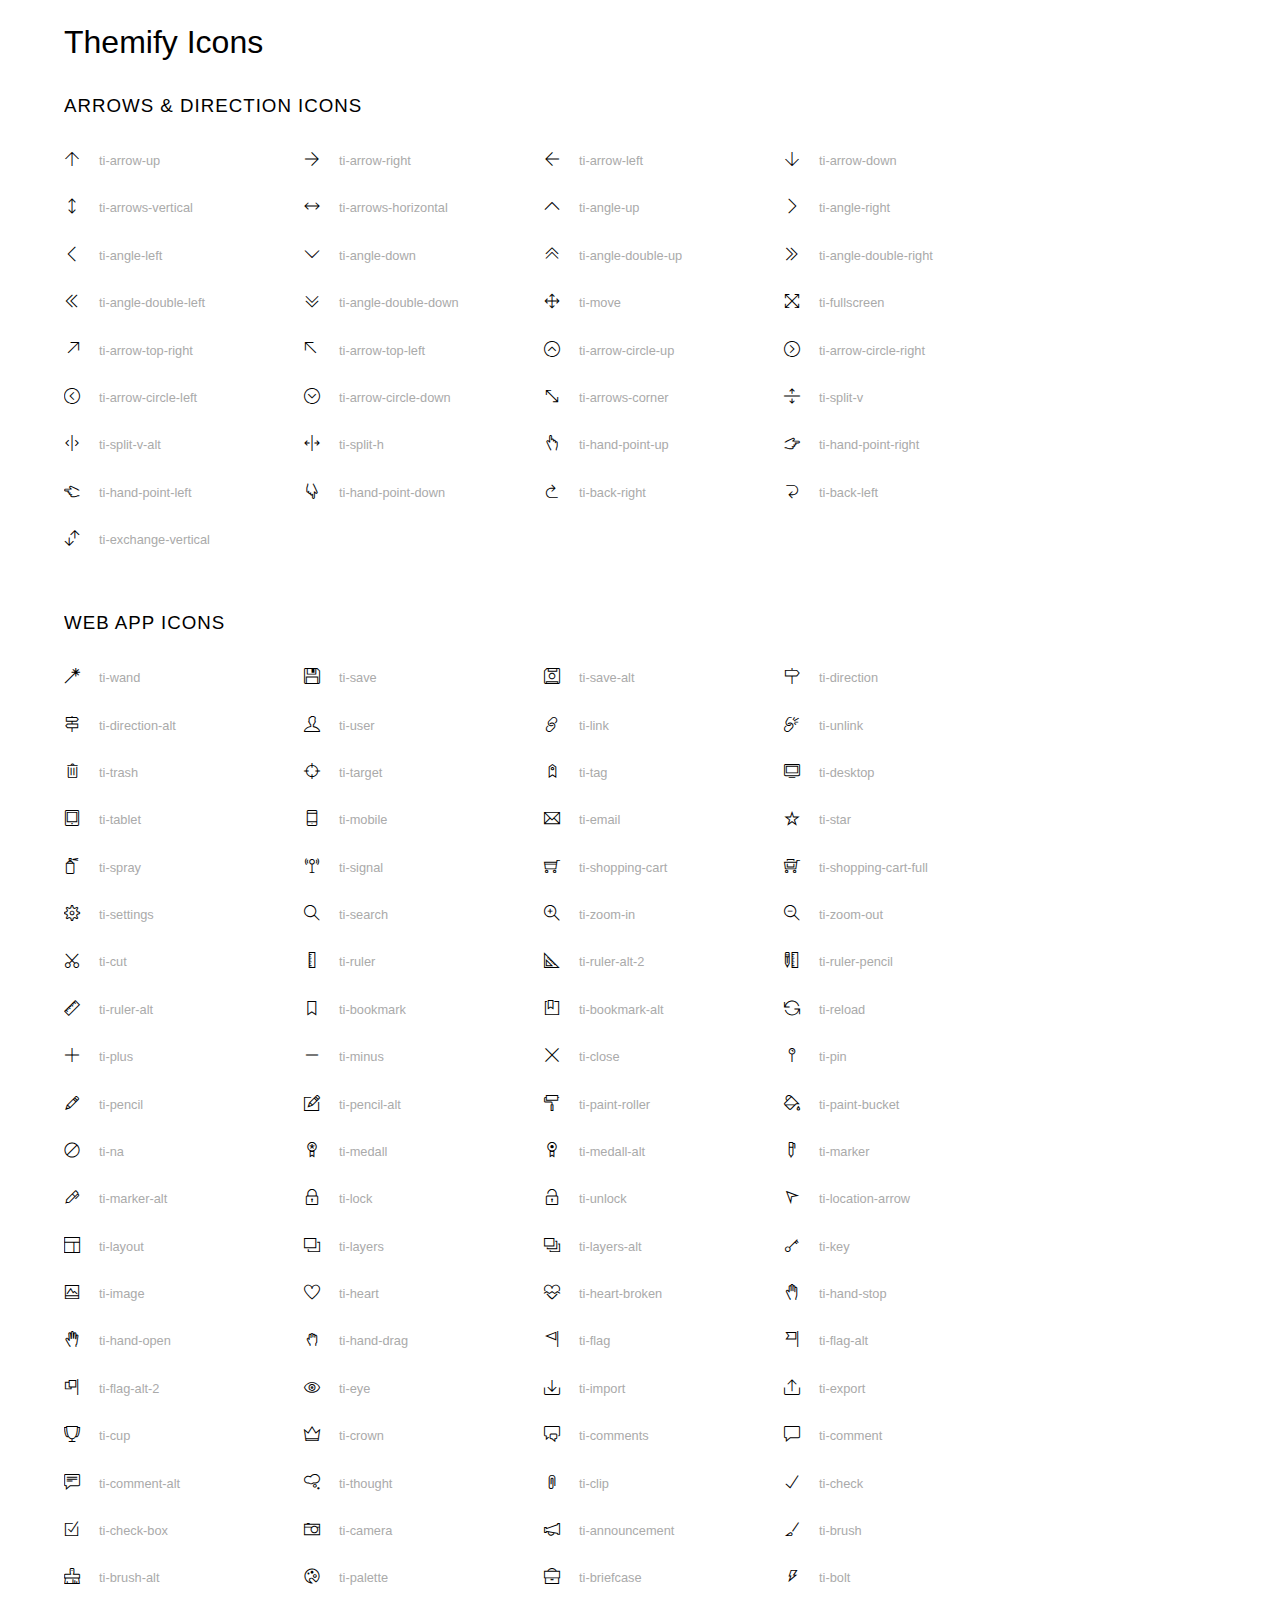
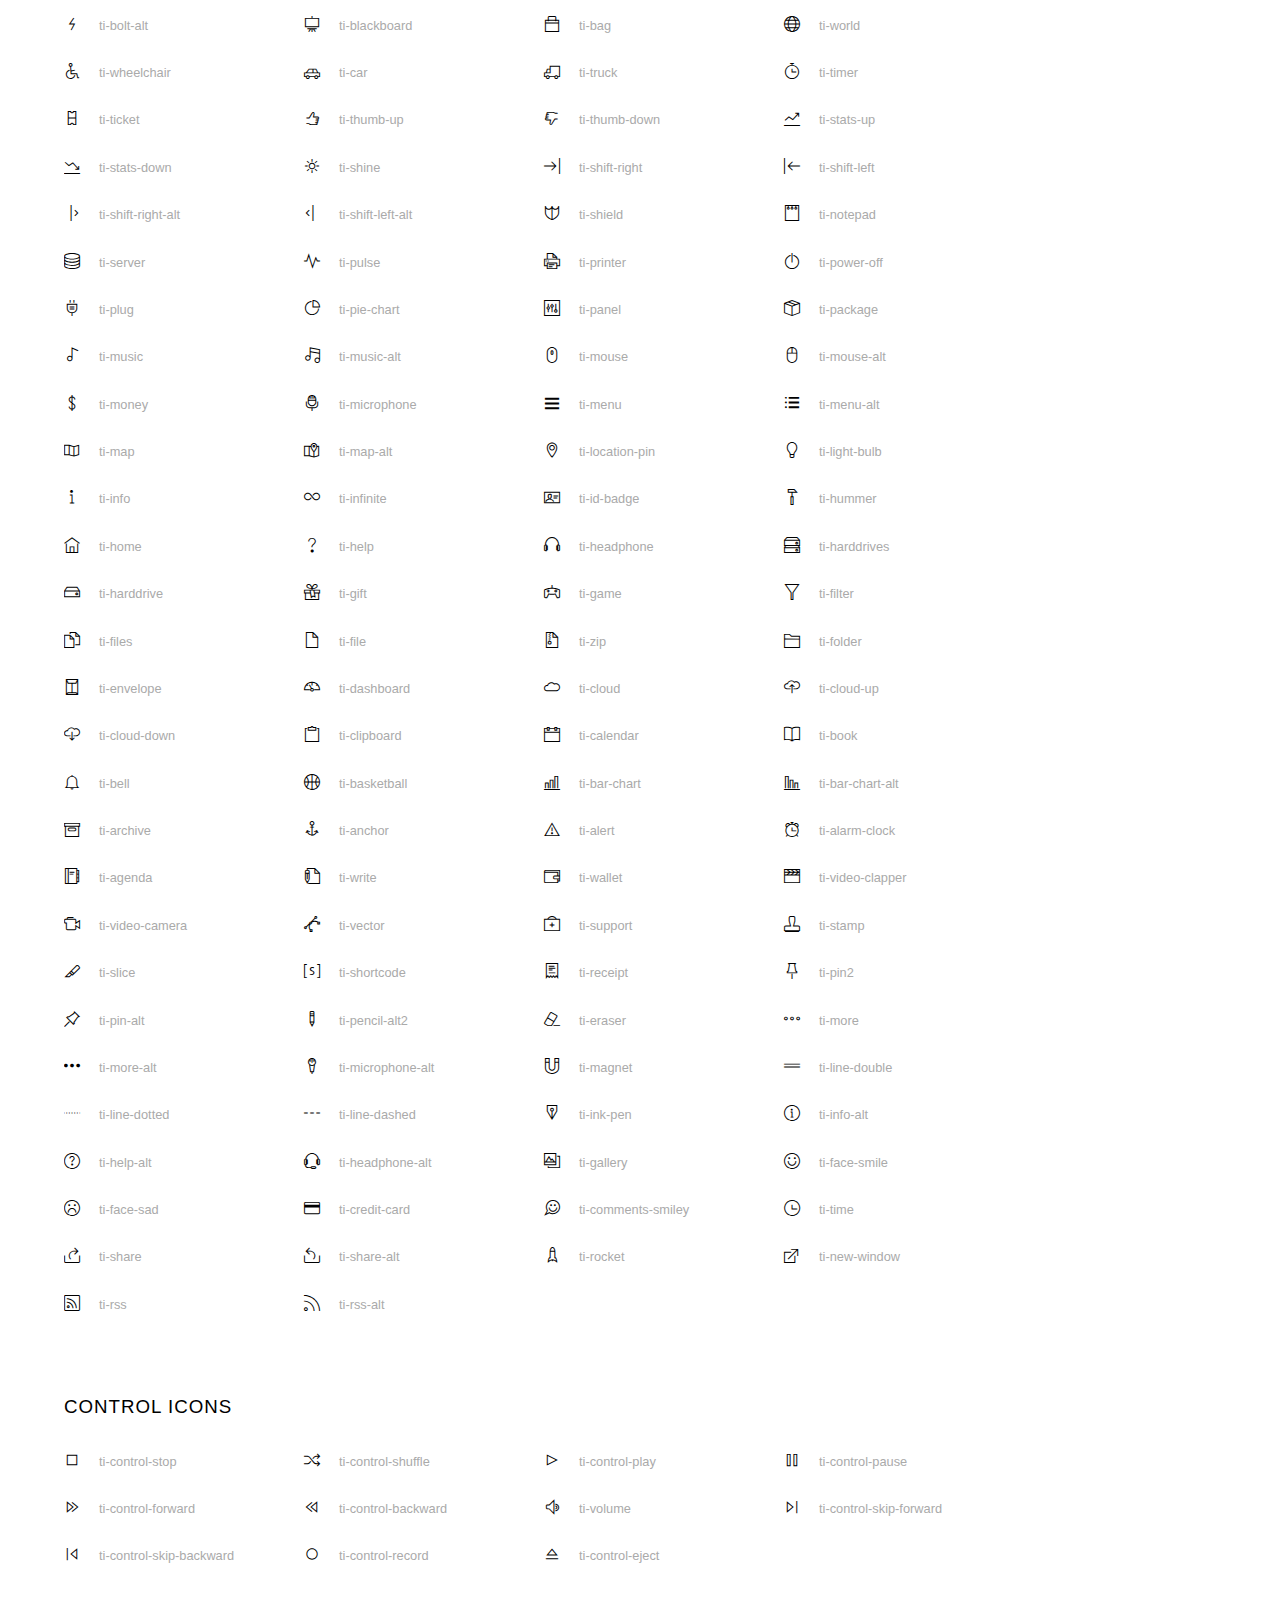
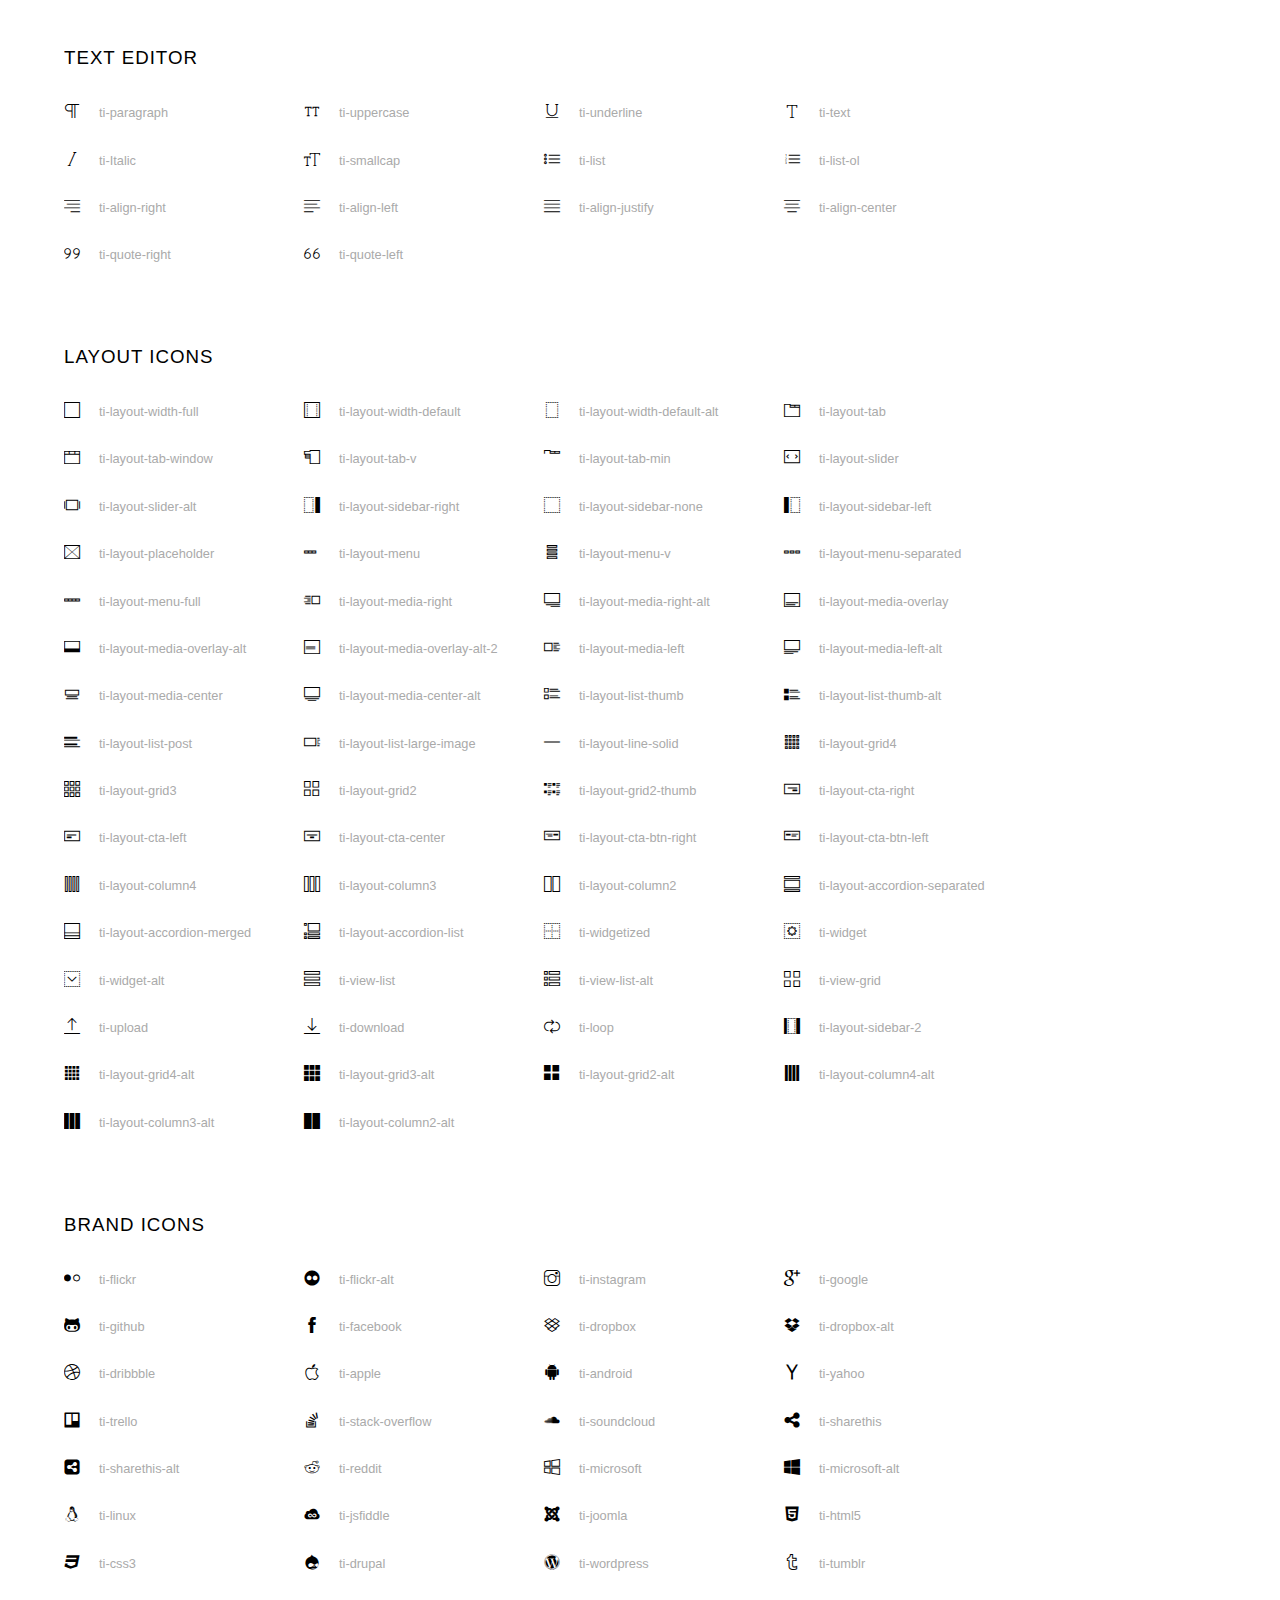
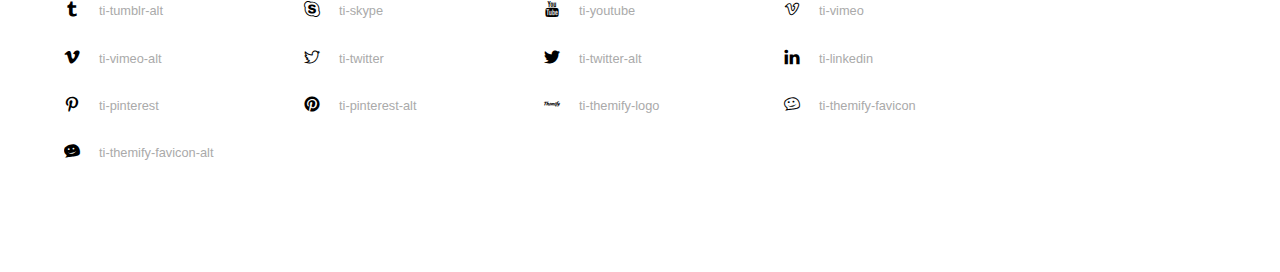
<file: assets/fonts/themify-icons/index.html>
<!doctype html>
<html>
<head>
	<meta charset="utf-8">
	<title>Themify Icon Font</title>
	<meta name="viewport" content="width=device-width">
	<link rel="stylesheet" href="demo-files/demo.css">
	<link rel="stylesheet" href="themify-icons.css">
	<!--[if lt IE 8]><!-->
	<link rel="stylesheet" href="ie7/ie7.css">
	<!--<![endif]-->
</head>
<body>
	<h1>Themify Icons</h1>

	<div class="icon-section">

		<div class="icon-section">
			<h3>Arrows &amp; Direction Icons </h3>

			<div class="icon-container">
				<span class="ti-arrow-up"></span><span class="icon-name"> ti-arrow-up</span>
			</div>
			<div class="icon-container">
				<span class="ti-arrow-right"></span><span class="icon-name"> ti-arrow-right</span>
			</div>
			<div class="icon-container">
				<span class="ti-arrow-left"></span><span class="icon-name"> ti-arrow-left</span>
			</div>
			<div class="icon-container">
				<span class="ti-arrow-down"></span><span class="icon-name"> ti-arrow-down</span>
			</div>
			<div class="icon-container">
				<span class="ti-arrows-vertical"></span><span class="icon-name"> ti-arrows-vertical</span>
			</div>
			<div class="icon-container">
				<span class="ti-arrows-horizontal"></span><span class="icon-name"> ti-arrows-horizontal</span>
			</div>
			<div class="icon-container">
				<span class="ti-angle-up"></span><span class="icon-name"> ti-angle-up</span>
			</div>
			<div class="icon-container">
				<span class="ti-angle-right"></span><span class="icon-name"> ti-angle-right</span>
			</div>
			<div class="icon-container">
				<span class="ti-angle-left"></span><span class="icon-name"> ti-angle-left</span>
			</div>
			<div class="icon-container">
				<span class="ti-angle-down"></span><span class="icon-name"> ti-angle-down</span>
			</div>	
			<div class="icon-container">
				<span class="ti-angle-double-up"></span><span class="icon-name"> ti-angle-double-up</span>
			</div>
			<div class="icon-container">
				<span class="ti-angle-double-right"></span><span class="icon-name"> ti-angle-double-right</span>
			</div>
			<div class="icon-container">
				<span class="ti-angle-double-left"></span><span class="icon-name"> ti-angle-double-left</span>
			</div>
			<div class="icon-container">
				<span class="ti-angle-double-down"></span><span class="icon-name"> ti-angle-double-down</span>
			</div>					
			<div class="icon-container">
				<span class="ti-move"></span><span class="icon-name"> ti-move</span>
			</div>
			<div class="icon-container">
				<span class="ti-fullscreen"></span><span class="icon-name"> ti-fullscreen</span>
			</div>
			<div class="icon-container">
				<span class="ti-arrow-top-right"></span><span class="icon-name"> ti-arrow-top-right</span>
			</div>
			<div class="icon-container">
				<span class="ti-arrow-top-left"></span><span class="icon-name"> ti-arrow-top-left</span>
			</div>
			<div class="icon-container">
				<span class="ti-arrow-circle-up"></span><span class="icon-name"> ti-arrow-circle-up</span>
			</div>
			<div class="icon-container">
				<span class="ti-arrow-circle-right"></span><span class="icon-name"> ti-arrow-circle-right</span>
			</div>
			<div class="icon-container">
				<span class="ti-arrow-circle-left"></span><span class="icon-name"> ti-arrow-circle-left</span>
			</div>
			<div class="icon-container">
				<span class="ti-arrow-circle-down"></span><span class="icon-name"> ti-arrow-circle-down</span>
			</div>
			<div class="icon-container">
				<span class="ti-arrows-corner"></span><span class="icon-name"> ti-arrows-corner</span>
			</div>
			<div class="icon-container">
				<span class="ti-split-v"></span><span class="icon-name"> ti-split-v</span>
			</div>

			<div class="icon-container">
				<span class="ti-split-v-alt"></span><span class="icon-name"> ti-split-v-alt</span>
			</div>
			<div class="icon-container">
				<span class="ti-split-h"></span><span class="icon-name"> ti-split-h</span>
			</div>
			<div class="icon-container">
				<span class="ti-hand-point-up"></span><span class="icon-name"> ti-hand-point-up</span>
			</div>
			<div class="icon-container">
				<span class="ti-hand-point-right"></span><span class="icon-name"> ti-hand-point-right</span>
			</div>
			<div class="icon-container">
				<span class="ti-hand-point-left"></span><span class="icon-name"> ti-hand-point-left</span>
			</div>
			<div class="icon-container">
				<span class="ti-hand-point-down"></span><span class="icon-name"> ti-hand-point-down</span>
			</div>
			<div class="icon-container">
				<span class="ti-back-right"></span><span class="icon-name"> ti-back-right</span>
			</div>
			<div class="icon-container">
				<span class="ti-back-left"></span><span class="icon-name"> ti-back-left</span>
			</div>
			<div class="icon-container">
				<span class="ti-exchange-vertical"></span><span class="icon-name"> ti-exchange-vertical</span>
			</div>

		</div> <!-- Arrows Icons -->



		<h3>Web App Icons</h3>
		
		<div class="icon-section">

			<div class="icon-container">
				<span class="ti-wand"></span><span class="icon-name"> ti-wand</span>
			</div>
			<div class="icon-container">
				<span class="ti-save"></span><span class="icon-name"> ti-save</span>
			</div>
			<div class="icon-container">
				<span class="ti-save-alt"></span><span class="icon-name"> ti-save-alt</span>
			</div>

			<div class="icon-container">
				<span class="ti-direction"></span><span class="icon-name"> ti-direction</span>
			</div>
			<div class="icon-container">
				<span class="ti-direction-alt"></span><span class="icon-name"> ti-direction-alt</span>
			</div>
			<div class="icon-container">
				<span class="ti-user"></span><span class="icon-name"> ti-user</span>
			</div>
			<div class="icon-container">
				<span class="ti-link"></span><span class="icon-name"> ti-link</span>
			</div>
			<div class="icon-container">
				<span class="ti-unlink"></span><span class="icon-name"> ti-unlink</span>
			</div>
			<div class="icon-container">
				<span class="ti-trash"></span><span class="icon-name"> ti-trash</span>
			</div>
			<div class="icon-container">
				<span class="ti-target"></span><span class="icon-name"> ti-target</span>
			</div>
			<div class="icon-container">
				<span class="ti-tag"></span><span class="icon-name"> ti-tag</span>
			</div>
			<div class="icon-container">
				<span class="ti-desktop"></span><span class="icon-name"> ti-desktop</span>
			</div>
			<div class="icon-container">
				<span class="ti-tablet"></span><span class="icon-name"> ti-tablet</span>
			</div>
			<div class="icon-container">
				<span class="ti-mobile"></span><span class="icon-name"> ti-mobile</span>
			</div>
			<div class="icon-container">
				<span class="ti-email"></span><span class="icon-name"> ti-email</span>
			</div>	
			<div class="icon-container">
				<span class="ti-star"></span><span class="icon-name"> ti-star</span>
			</div>
			<div class="icon-container">
				<span class="ti-spray"></span><span class="icon-name"> ti-spray</span>
			</div>
			<div class="icon-container">
				<span class="ti-signal"></span><span class="icon-name"> ti-signal</span>
			</div>
			<div class="icon-container">
				<span class="ti-shopping-cart"></span><span class="icon-name"> ti-shopping-cart</span>
			</div>
			<div class="icon-container">
				<span class="ti-shopping-cart-full"></span><span class="icon-name"> ti-shopping-cart-full</span>
			</div>
			<div class="icon-container">
				<span class="ti-settings"></span><span class="icon-name"> ti-settings</span>
			</div>
			<div class="icon-container">
				<span class="ti-search"></span><span class="icon-name"> ti-search</span>
			</div>
			<div class="icon-container">
				<span class="ti-zoom-in"></span><span class="icon-name"> ti-zoom-in</span>
			</div>
			<div class="icon-container">
				<span class="ti-zoom-out"></span><span class="icon-name"> ti-zoom-out</span>
			</div>
			<div class="icon-container">
				<span class="ti-cut"></span><span class="icon-name"> ti-cut</span>
			</div>
			<div class="icon-container">
				<span class="ti-ruler"></span><span class="icon-name"> ti-ruler</span>
			</div>
			<div class="icon-container">
				<span class="ti-ruler-alt-2"></span><span class="icon-name"> ti-ruler-alt-2</span>
			</div>			
			<div class="icon-container">
				<span class="ti-ruler-pencil"></span><span class="icon-name"> ti-ruler-pencil</span>
			</div>
			<div class="icon-container">
				<span class="ti-ruler-alt"></span><span class="icon-name"> ti-ruler-alt</span>
			</div>
			<div class="icon-container">
				<span class="ti-bookmark"></span><span class="icon-name"> ti-bookmark</span>
			</div>
			<div class="icon-container">
				<span class="ti-bookmark-alt"></span><span class="icon-name"> ti-bookmark-alt</span>
			</div>
			<div class="icon-container">
				<span class="ti-reload"></span><span class="icon-name"> ti-reload</span>
			</div>
			<div class="icon-container">
				<span class="ti-plus"></span><span class="icon-name"> ti-plus</span>
			</div>
			<div class="icon-container">
				<span class="ti-minus"></span><span class="icon-name"> ti-minus</span>
			</div>
			<div class="icon-container">
				<span class="ti-close"></span><span class="icon-name"> ti-close</span>
			</div>			
			<div class="icon-container">
				<span class="ti-pin"></span><span class="icon-name"> ti-pin</span>
			</div>
			<div class="icon-container">
				<span class="ti-pencil"></span><span class="icon-name"> ti-pencil</span>
			</div>
					
		  	<div class="icon-container">
				<span class="ti-pencil-alt"></span><span class="icon-name"> ti-pencil-alt</span>
			</div>
			<div class="icon-container">
				<span class="ti-paint-roller"></span><span class="icon-name"> ti-paint-roller</span>
			</div>
			<div class="icon-container">
				<span class="ti-paint-bucket"></span><span class="icon-name"> ti-paint-bucket</span>
			</div>
			<div class="icon-container">
				<span class="ti-na"></span><span class="icon-name"> ti-na</span>
			</div>
			<div class="icon-container">
				<span class="ti-medall"></span><span class="icon-name"> ti-medall</span>
			</div>
			<div class="icon-container">
				<span class="ti-medall-alt"></span><span class="icon-name"> ti-medall-alt</span>
			</div>
			<div class="icon-container">
				<span class="ti-marker"></span><span class="icon-name"> ti-marker</span>
			</div>
			<div class="icon-container">
				<span class="ti-marker-alt"></span><span class="icon-name"> ti-marker-alt</span>
			</div>

			<div class="icon-container">
				<span class="ti-lock"></span><span class="icon-name"> ti-lock</span>
			</div>
			<div class="icon-container">
				<span class="ti-unlock"></span><span class="icon-name"> ti-unlock</span>
			</div>
			<div class="icon-container">
				<span class="ti-location-arrow"></span><span class="icon-name"> ti-location-arrow</span>
			</div>
			<div class="icon-container">
				<span class="ti-layout"></span><span class="icon-name"> ti-layout</span>
			</div>
			<div class="icon-container">
				<span class="ti-layers"></span><span class="icon-name"> ti-layers</span>
			</div>
			<div class="icon-container">
				<span class="ti-layers-alt"></span><span class="icon-name"> ti-layers-alt</span>
			</div>
			<div class="icon-container">
				<span class="ti-key"></span><span class="icon-name"> ti-key</span>
			</div>
			<div class="icon-container">
				<span class="ti-image"></span><span class="icon-name"> ti-image</span>
			</div>
			<div class="icon-container">
				<span class="ti-heart"></span><span class="icon-name"> ti-heart</span>
			</div>
			<div class="icon-container">
				<span class="ti-heart-broken"></span><span class="icon-name"> ti-heart-broken</span>
			</div>
			<div class="icon-container">
				<span class="ti-hand-stop"></span><span class="icon-name"> ti-hand-stop</span>
			</div>
			<div class="icon-container">
				<span class="ti-hand-open"></span><span class="icon-name"> ti-hand-open</span>
			</div>
			<div class="icon-container">
				<span class="ti-hand-drag"></span><span class="icon-name"> ti-hand-drag</span>
			</div>
			<div class="icon-container">
				<span class="ti-flag"></span><span class="icon-name"> ti-flag</span>
			</div>
			<div class="icon-container">
				<span class="ti-flag-alt"></span><span class="icon-name"> ti-flag-alt</span>
			</div>
			<div class="icon-container">
				<span class="ti-flag-alt-2"></span><span class="icon-name"> ti-flag-alt-2</span>
			</div>
			<div class="icon-container">
				<span class="ti-eye"></span><span class="icon-name"> ti-eye</span>
			</div>
			<div class="icon-container">
				<span class="ti-import"></span><span class="icon-name"> ti-import</span>
			</div>			
			<div class="icon-container">
				<span class="ti-export"></span><span class="icon-name"> ti-export</span>
			</div>
			<div class="icon-container">
				<span class="ti-cup"></span><span class="icon-name"> ti-cup</span>
			</div>
			<div class="icon-container">
				<span class="ti-crown"></span><span class="icon-name"> ti-crown</span>
			</div>
			<div class="icon-container">
				<span class="ti-comments"></span><span class="icon-name"> ti-comments</span>
			</div>
			<div class="icon-container">
				<span class="ti-comment"></span><span class="icon-name"> ti-comment</span>
			</div>
			<div class="icon-container">
				<span class="ti-comment-alt"></span><span class="icon-name"> ti-comment-alt</span>
			</div>
			<div class="icon-container">
				<span class="ti-thought"></span><span class="icon-name"> ti-thought</span>
			</div>			
			<div class="icon-container">
				<span class="ti-clip"></span><span class="icon-name"> ti-clip</span>
			</div>

			<div class="icon-container">
				<span class="ti-check"></span><span class="icon-name"> ti-check</span>
			</div>
			<div class="icon-container">
				<span class="ti-check-box"></span><span class="icon-name"> ti-check-box</span>
			</div>
			<div class="icon-container">
				<span class="ti-camera"></span><span class="icon-name"> ti-camera</span>
			</div>
			<div class="icon-container">
				<span class="ti-announcement"></span><span class="icon-name"> ti-announcement</span>
			</div>
			<div class="icon-container">
				<span class="ti-brush"></span><span class="icon-name"> ti-brush</span>
			</div>
			<div class="icon-container">
				<span class="ti-brush-alt"></span><span class="icon-name"> ti-brush-alt</span>
			</div>
			<div class="icon-container">
				<span class="ti-palette"></span><span class="icon-name"> ti-palette</span>
			</div>			
			<div class="icon-container">
				<span class="ti-briefcase"></span><span class="icon-name"> ti-briefcase</span>
			</div>
			<div class="icon-container">
				<span class="ti-bolt"></span><span class="icon-name"> ti-bolt</span>
			</div>
			<div class="icon-container">
				<span class="ti-bolt-alt"></span><span class="icon-name"> ti-bolt-alt</span>
			</div>
			<div class="icon-container">
				<span class="ti-blackboard"></span><span class="icon-name"> ti-blackboard</span>
			</div>
			<div class="icon-container">
				<span class="ti-bag"></span><span class="icon-name"> ti-bag</span>
			</div>
			<div class="icon-container">
				<span class="ti-world"></span><span class="icon-name"> ti-world</span>
			</div>
			<div class="icon-container">
				<span class="ti-wheelchair"></span><span class="icon-name"> ti-wheelchair</span>
			</div>
			<div class="icon-container">
				<span class="ti-car"></span><span class="icon-name"> ti-car</span>
			</div>
			<div class="icon-container">
				<span class="ti-truck"></span><span class="icon-name"> ti-truck</span>
			</div>
			<div class="icon-container">
				<span class="ti-timer"></span><span class="icon-name"> ti-timer</span>
			</div>
			<div class="icon-container">
				<span class="ti-ticket"></span><span class="icon-name"> ti-ticket</span>
			</div>
			<div class="icon-container">
				<span class="ti-thumb-up"></span><span class="icon-name"> ti-thumb-up</span>
			</div>
			<div class="icon-container">
				<span class="ti-thumb-down"></span><span class="icon-name"> ti-thumb-down</span>
			</div>

			<div class="icon-container">
				<span class="ti-stats-up"></span><span class="icon-name"> ti-stats-up</span>
			</div>
			<div class="icon-container">
				<span class="ti-stats-down"></span><span class="icon-name"> ti-stats-down</span>
			</div>
			<div class="icon-container">
				<span class="ti-shine"></span><span class="icon-name"> ti-shine</span>
			</div>
			<div class="icon-container">
				<span class="ti-shift-right"></span><span class="icon-name"> ti-shift-right</span>
			</div>
			<div class="icon-container">
				<span class="ti-shift-left"></span><span class="icon-name"> ti-shift-left</span>
			</div>

			<div class="icon-container">
				<span class="ti-shift-right-alt"></span><span class="icon-name"> ti-shift-right-alt</span>
			</div>
			<div class="icon-container">
				<span class="ti-shift-left-alt"></span><span class="icon-name"> ti-shift-left-alt</span>
			</div>
			<div class="icon-container">
				<span class="ti-shield"></span><span class="icon-name"> ti-shield</span>
			</div>
			<div class="icon-container">
				<span class="ti-notepad"></span><span class="icon-name"> ti-notepad</span>
			</div>
			<div class="icon-container">
				<span class="ti-server"></span><span class="icon-name"> ti-server</span>
			</div>

			<div class="icon-container">
				<span class="ti-pulse"></span><span class="icon-name"> ti-pulse</span>
			</div>
			<div class="icon-container">
				<span class="ti-printer"></span><span class="icon-name"> ti-printer</span>
			</div>
			<div class="icon-container">
				<span class="ti-power-off"></span><span class="icon-name"> ti-power-off</span>
			</div>
			<div class="icon-container">
				<span class="ti-plug"></span><span class="icon-name"> ti-plug</span>
			</div>
			<div class="icon-container">
				<span class="ti-pie-chart"></span><span class="icon-name"> ti-pie-chart</span>
			</div>

			<div class="icon-container">
				<span class="ti-panel"></span><span class="icon-name"> ti-panel</span>
			</div>
			<div class="icon-container">
				<span class="ti-package"></span><span class="icon-name"> ti-package</span>
			</div>
			<div class="icon-container">
				<span class="ti-music"></span><span class="icon-name"> ti-music</span>
			</div>
			<div class="icon-container">
				<span class="ti-music-alt"></span><span class="icon-name"> ti-music-alt</span>
			</div>
			<div class="icon-container">
				<span class="ti-mouse"></span><span class="icon-name"> ti-mouse</span>
			</div>
			<div class="icon-container">
				<span class="ti-mouse-alt"></span><span class="icon-name"> ti-mouse-alt</span>
			</div>
			<div class="icon-container">
				<span class="ti-money"></span><span class="icon-name"> ti-money</span>
			</div>
			<div class="icon-container">
				<span class="ti-microphone"></span><span class="icon-name"> ti-microphone</span>
			</div>
			<div class="icon-container">
				<span class="ti-menu"></span><span class="icon-name"> ti-menu</span>
			</div>
			<div class="icon-container">
				<span class="ti-menu-alt"></span><span class="icon-name"> ti-menu-alt</span>
			</div>
			<div class="icon-container">
				<span class="ti-map"></span><span class="icon-name"> ti-map</span>
			</div>
			<div class="icon-container">
				<span class="ti-map-alt"></span><span class="icon-name"> ti-map-alt</span>
			</div>

			<div class="icon-container">
				<span class="ti-location-pin"></span><span class="icon-name"> ti-location-pin</span>
			</div>

			<div class="icon-container">
				<span class="ti-light-bulb"></span><span class="icon-name"> ti-light-bulb</span>
			</div>
			<div class="icon-container">
				<span class="ti-info"></span><span class="icon-name"> ti-info</span>
			</div>
			<div class="icon-container">
				<span class="ti-infinite"></span><span class="icon-name"> ti-infinite</span>
			</div>
			<div class="icon-container">
				<span class="ti-id-badge"></span><span class="icon-name"> ti-id-badge</span>
			</div>
			<div class="icon-container">
				<span class="ti-hummer"></span><span class="icon-name"> ti-hummer</span>
			</div>
			<div class="icon-container">
				<span class="ti-home"></span><span class="icon-name"> ti-home</span>
			</div>
			<div class="icon-container">
				<span class="ti-help"></span><span class="icon-name"> ti-help</span>
			</div>
			<div class="icon-container">
				<span class="ti-headphone"></span><span class="icon-name"> ti-headphone</span>
			</div>
			<div class="icon-container">
				<span class="ti-harddrives"></span><span class="icon-name"> ti-harddrives</span>
			</div>
			<div class="icon-container">
				<span class="ti-harddrive"></span><span class="icon-name"> ti-harddrive</span>
			</div>
			<div class="icon-container">
				<span class="ti-gift"></span><span class="icon-name"> ti-gift</span>
			</div>
			<div class="icon-container">
				<span class="ti-game"></span><span class="icon-name"> ti-game</span>
			</div>
			<div class="icon-container">
				<span class="ti-filter"></span><span class="icon-name"> ti-filter</span>
			</div>
			<div class="icon-container">
				<span class="ti-files"></span><span class="icon-name"> ti-files</span>
			</div>
			<div class="icon-container">
				<span class="ti-file"></span><span class="icon-name"> ti-file</span>
			</div>
			<div class="icon-container">
				<span class="ti-zip"></span><span class="icon-name"> ti-zip</span>
			</div>
			<div class="icon-container">
				<span class="ti-folder"></span><span class="icon-name"> ti-folder</span>
			</div>			
			<div class="icon-container">
				<span class="ti-envelope"></span><span class="icon-name"> ti-envelope</span>
			</div>


			<div class="icon-container">
				<span class="ti-dashboard"></span><span class="icon-name"> ti-dashboard</span>
			</div>
			<div class="icon-container">
				<span class="ti-cloud"></span><span class="icon-name"> ti-cloud</span>
			</div>
			<div class="icon-container">
				<span class="ti-cloud-up"></span><span class="icon-name"> ti-cloud-up</span>
			</div>
			<div class="icon-container">
				<span class="ti-cloud-down"></span><span class="icon-name"> ti-cloud-down</span>
			</div>
			<div class="icon-container">
				<span class="ti-clipboard"></span><span class="icon-name"> ti-clipboard</span>
			</div>
			<div class="icon-container">
				<span class="ti-calendar"></span><span class="icon-name"> ti-calendar</span>
			</div>
			<div class="icon-container">
				<span class="ti-book"></span><span class="icon-name"> ti-book</span>
			</div>
			<div class="icon-container">
				<span class="ti-bell"></span><span class="icon-name"> ti-bell</span>
			</div>
			<div class="icon-container">
				<span class="ti-basketball"></span><span class="icon-name"> ti-basketball</span>
			</div>
			<div class="icon-container">
				<span class="ti-bar-chart"></span><span class="icon-name"> ti-bar-chart</span>
			</div>
			<div class="icon-container">
				<span class="ti-bar-chart-alt"></span><span class="icon-name"> ti-bar-chart-alt</span>
			</div>


			<div class="icon-container">
				<span class="ti-archive"></span><span class="icon-name"> ti-archive</span>
			</div>
			<div class="icon-container">
				<span class="ti-anchor"></span><span class="icon-name"> ti-anchor</span>
			</div>

			<div class="icon-container">
				<span class="ti-alert"></span><span class="icon-name"> ti-alert</span>
			</div>
			<div class="icon-container">
				<span class="ti-alarm-clock"></span><span class="icon-name"> ti-alarm-clock</span>
			</div>
			<div class="icon-container">
				<span class="ti-agenda"></span><span class="icon-name"> ti-agenda</span>
			</div>
			<div class="icon-container">
				<span class="ti-write"></span><span class="icon-name"> ti-write</span>
			</div>

			<div class="icon-container">
				<span class="ti-wallet"></span><span class="icon-name"> ti-wallet</span>
			</div>
			<div class="icon-container">
				<span class="ti-video-clapper"></span><span class="icon-name"> ti-video-clapper</span>
			</div>
			<div class="icon-container">
				<span class="ti-video-camera"></span><span class="icon-name"> ti-video-camera</span>
			</div>
			<div class="icon-container">
				<span class="ti-vector"></span><span class="icon-name"> ti-vector</span>
			</div>

			<div class="icon-container">
				<span class="ti-support"></span><span class="icon-name"> ti-support</span>
			</div>
			<div class="icon-container">
				<span class="ti-stamp"></span><span class="icon-name"> ti-stamp</span>
			</div>
			<div class="icon-container">
				<span class="ti-slice"></span><span class="icon-name"> ti-slice</span>
			</div>
			<div class="icon-container">
				<span class="ti-shortcode"></span><span class="icon-name"> ti-shortcode</span>
			</div>
			<div class="icon-container">
				<span class="ti-receipt"></span><span class="icon-name"> ti-receipt</span>
			</div>
			<div class="icon-container">
				<span class="ti-pin2"></span><span class="icon-name"> ti-pin2</span>
			</div>
			<div class="icon-container">
				<span class="ti-pin-alt"></span><span class="icon-name"> ti-pin-alt</span>
			</div>
			<div class="icon-container">
				<span class="ti-pencil-alt2"></span><span class="icon-name"> ti-pencil-alt2</span>
			</div>
			<div class="icon-container">
				<span class="ti-eraser"></span><span class="icon-name"> ti-eraser</span>
			</div>			
			<div class="icon-container">
				<span class="ti-more"></span><span class="icon-name"> ti-more</span>
			</div>
			<div class="icon-container">
				<span class="ti-more-alt"></span><span class="icon-name"> ti-more-alt</span>
			</div>
			<div class="icon-container">
				<span class="ti-microphone-alt"></span><span class="icon-name"> ti-microphone-alt</span>
			</div>
			<div class="icon-container">
				<span class="ti-magnet"></span><span class="icon-name"> ti-magnet</span>
			</div>
			<div class="icon-container">
				<span class="ti-line-double"></span><span class="icon-name"> ti-line-double</span>
			</div>
			<div class="icon-container">
				<span class="ti-line-dotted"></span><span class="icon-name"> ti-line-dotted</span>
			</div>
			<div class="icon-container">
				<span class="ti-line-dashed"></span><span class="icon-name"> ti-line-dashed</span>
			</div>

			<div class="icon-container">
				<span class="ti-ink-pen"></span><span class="icon-name"> ti-ink-pen</span>
			</div>
			<div class="icon-container">
				<span class="ti-info-alt"></span><span class="icon-name"> ti-info-alt</span>
			</div>
			<div class="icon-container">
				<span class="ti-help-alt"></span><span class="icon-name"> ti-help-alt</span>
			</div>
			<div class="icon-container">
				<span class="ti-headphone-alt"></span><span class="icon-name"> ti-headphone-alt</span>
			</div>

			<div class="icon-container">
				<span class="ti-gallery"></span><span class="icon-name"> ti-gallery</span>
			</div>
			<div class="icon-container">
				<span class="ti-face-smile"></span><span class="icon-name"> ti-face-smile</span>
			</div>
			<div class="icon-container">
				<span class="ti-face-sad"></span><span class="icon-name"> ti-face-sad</span>
			</div>
			<div class="icon-container">
				<span class="ti-credit-card"></span><span class="icon-name"> ti-credit-card</span>
			</div>
			<div class="icon-container">
				<span class="ti-comments-smiley"></span><span class="icon-name"> ti-comments-smiley</span>
			</div>
			<div class="icon-container">
				<span class="ti-time"></span><span class="icon-name"> ti-time</span>
			</div>
			<div class="icon-container">
				<span class="ti-share"></span><span class="icon-name"> ti-share</span>
			</div>
			<div class="icon-container">
				<span class="ti-share-alt"></span><span class="icon-name"> ti-share-alt</span>
			</div>
			<div class="icon-container">
				<span class="ti-rocket"></span><span class="icon-name"> ti-rocket</span>
			</div>

			<div class="icon-container">
				<span class="ti-new-window"></span><span class="icon-name"> ti-new-window</span>
			</div>

			<div class="icon-container">
				<span class="ti-rss"></span><span class="icon-name"> ti-rss</span>
			</div>

			<div class="icon-container">
				<span class="ti-rss-alt"></span><span class="icon-name"> ti-rss-alt</span>
			</div>
			
		</div><!-- Web App Icons -->


		<div class="icon-section">
			<h3>Control Icons</h3>
			<div class="icon-container">
				<span class="ti-control-stop"></span><span class="icon-name"> ti-control-stop</span>
			</div>
			<div class="icon-container">
				<span class="ti-control-shuffle"></span><span class="icon-name"> ti-control-shuffle</span>
			</div>
			<div class="icon-container">
				<span class="ti-control-play"></span><span class="icon-name"> ti-control-play</span>
			</div>
			<div class="icon-container">
				<span class="ti-control-pause"></span><span class="icon-name"> ti-control-pause</span>
			</div>
			<div class="icon-container">
				<span class="ti-control-forward"></span><span class="icon-name"> ti-control-forward</span>
			</div>
			<div class="icon-container">
				<span class="ti-control-backward"></span><span class="icon-name"> ti-control-backward</span>
			</div>	
			<div class="icon-container">
				<span class="ti-volume"></span><span class="icon-name"> ti-volume</span>
			</div>
			<div class="icon-container">
				<span class="ti-control-skip-forward"></span><span class="icon-name"> ti-control-skip-forward</span>
			</div>
			<div class="icon-container">
				<span class="ti-control-skip-backward"></span><span class="icon-name"> ti-control-skip-backward</span>
			</div>
			<div class="icon-container">
				<span class="ti-control-record"></span><span class="icon-name"> ti-control-record</span>
			</div>
			<div class="icon-container">
				<span class="ti-control-eject"></span><span class="icon-name"> ti-control-eject</span>
			</div>			
		</div> <!-- Control Icons -->


		<div class="icon-section">
			<h3>Text Editor</h3>

			<div class="icon-container">
				<span class="ti-paragraph"></span><span class="icon-name"> ti-paragraph</span>
			</div>
			<div class="icon-container">
				<span class="ti-uppercase"></span><span class="icon-name"> ti-uppercase</span>
			</div>

			<div class="icon-container">
				<span class="ti-underline"></span><span class="icon-name"> ti-underline</span>
			</div>
			<div class="icon-container">
				<span class="ti-text"></span><span class="icon-name"> ti-text</span>
			</div>
			<div class="icon-container">
				<span class="ti-Italic"></span><span class="icon-name"> ti-Italic</span>
			</div>
			<div class="icon-container">
				<span class="ti-smallcap"></span><span class="icon-name"> ti-smallcap</span>
			</div>
			<div class="icon-container">
				<span class="ti-list"></span><span class="icon-name"> ti-list</span>
			</div>
			<div class="icon-container">
				<span class="ti-list-ol"></span><span class="icon-name"> ti-list-ol</span>
			</div>
			<div class="icon-container">
				<span class="ti-align-right"></span><span class="icon-name"> ti-align-right</span>
			</div>
			<div class="icon-container">
				<span class="ti-align-left"></span><span class="icon-name"> ti-align-left</span>
			</div>
			<div class="icon-container">
				<span class="ti-align-justify"></span><span class="icon-name"> ti-align-justify</span>
			</div>
			<div class="icon-container">
				<span class="ti-align-center"></span><span class="icon-name"> ti-align-center</span>
			</div>
			<div class="icon-container">
				<span class="ti-quote-right"></span><span class="icon-name"> ti-quote-right</span>
			</div>
			<div class="icon-container">
				<span class="ti-quote-left"></span><span class="icon-name"> ti-quote-left</span>
			</div>

		</div> <!-- Text Editor -->



		<div class="icon-section">
			<h3>Layout Icons</h3>
			<div class="icon-container">
				<span class="ti-layout-width-full"></span><span class="icon-name"> ti-layout-width-full</span>
			</div>
			<div class="icon-container">
				<span class="ti-layout-width-default"></span><span class="icon-name"> ti-layout-width-default</span>
			</div>
			<div class="icon-container">
				<span class="ti-layout-width-default-alt"></span><span class="icon-name"> ti-layout-width-default-alt</span>
			</div>
			<div class="icon-container">
				<span class="ti-layout-tab"></span><span class="icon-name"> ti-layout-tab</span>
			</div>
			<div class="icon-container">
				<span class="ti-layout-tab-window"></span><span class="icon-name"> ti-layout-tab-window</span>
			</div>
			<div class="icon-container">
				<span class="ti-layout-tab-v"></span><span class="icon-name"> ti-layout-tab-v</span>
			</div>
			<div class="icon-container">
				<span class="ti-layout-tab-min"></span><span class="icon-name"> ti-layout-tab-min</span>
			</div>
			<div class="icon-container">
				<span class="ti-layout-slider"></span><span class="icon-name"> ti-layout-slider</span>
			</div>
			<div class="icon-container">
				<span class="ti-layout-slider-alt"></span><span class="icon-name"> ti-layout-slider-alt</span>
			</div>
			<div class="icon-container">
				<span class="ti-layout-sidebar-right"></span><span class="icon-name"> ti-layout-sidebar-right</span>
			</div>
			<div class="icon-container">
				<span class="ti-layout-sidebar-none"></span><span class="icon-name"> ti-layout-sidebar-none</span>
			</div>
			<div class="icon-container">
				<span class="ti-layout-sidebar-left"></span><span class="icon-name"> ti-layout-sidebar-left</span>
			</div>
			<div class="icon-container">
				<span class="ti-layout-placeholder"></span><span class="icon-name"> ti-layout-placeholder</span>
			</div>
			<div class="icon-container">
				<span class="ti-layout-menu"></span><span class="icon-name"> ti-layout-menu</span>
			</div>
			<div class="icon-container">
				<span class="ti-layout-menu-v"></span><span class="icon-name"> ti-layout-menu-v</span>
			</div>
			<div class="icon-container">
				<span class="ti-layout-menu-separated"></span><span class="icon-name"> ti-layout-menu-separated</span>
			</div>
			<div class="icon-container">
				<span class="ti-layout-menu-full"></span><span class="icon-name"> ti-layout-menu-full</span>
			</div>
			<div class="icon-container">
				<span class="ti-layout-media-right"></span><span class="icon-name"> ti-layout-media-right</span>
			</div>
			<div class="icon-container">
				<span class="ti-layout-media-right-alt"></span><span class="icon-name"> ti-layout-media-right-alt</span>
			</div>
			<div class="icon-container">
				<span class="ti-layout-media-overlay"></span><span class="icon-name"> ti-layout-media-overlay</span>
			</div>
			<div class="icon-container">
				<span class="ti-layout-media-overlay-alt"></span><span class="icon-name"> ti-layout-media-overlay-alt</span>
			</div>
			<div class="icon-container">
				<span class="ti-layout-media-overlay-alt-2"></span><span class="icon-name"> ti-layout-media-overlay-alt-2</span>
			</div>
			<div class="icon-container">
				<span class="ti-layout-media-left"></span><span class="icon-name"> ti-layout-media-left</span>
			</div>
			<div class="icon-container">
				<span class="ti-layout-media-left-alt"></span><span class="icon-name"> ti-layout-media-left-alt</span>
			</div>
			<div class="icon-container">
				<span class="ti-layout-media-center"></span><span class="icon-name"> ti-layout-media-center</span>
			</div>
			<div class="icon-container">
				<span class="ti-layout-media-center-alt"></span><span class="icon-name"> ti-layout-media-center-alt</span>
			</div>
			<div class="icon-container">
				<span class="ti-layout-list-thumb"></span><span class="icon-name"> ti-layout-list-thumb</span>
			</div>
			<div class="icon-container">
				<span class="ti-layout-list-thumb-alt"></span><span class="icon-name"> ti-layout-list-thumb-alt</span>
			</div>
			<div class="icon-container">
				<span class="ti-layout-list-post"></span><span class="icon-name"> ti-layout-list-post</span>
			</div>
			<div class="icon-container">
				<span class="ti-layout-list-large-image"></span><span class="icon-name"> ti-layout-list-large-image</span>
			</div>
			<div class="icon-container">
				<span class="ti-layout-line-solid"></span><span class="icon-name"> ti-layout-line-solid</span>
			</div>
			<div class="icon-container">
				<span class="ti-layout-grid4"></span><span class="icon-name"> ti-layout-grid4</span>
			</div>
			<div class="icon-container">
				<span class="ti-layout-grid3"></span><span class="icon-name"> ti-layout-grid3</span>
			</div>
			<div class="icon-container">
				<span class="ti-layout-grid2"></span><span class="icon-name"> ti-layout-grid2</span>
			</div>
			<div class="icon-container">
				<span class="ti-layout-grid2-thumb"></span><span class="icon-name"> ti-layout-grid2-thumb</span>
			</div>
			<div class="icon-container">
				<span class="ti-layout-cta-right"></span><span class="icon-name"> ti-layout-cta-right</span>
			</div>
			<div class="icon-container">
				<span class="ti-layout-cta-left"></span><span class="icon-name"> ti-layout-cta-left</span>
			</div>
			<div class="icon-container">
				<span class="ti-layout-cta-center"></span><span class="icon-name"> ti-layout-cta-center</span>
			</div>
			<div class="icon-container">
				<span class="ti-layout-cta-btn-right"></span><span class="icon-name"> ti-layout-cta-btn-right</span>
			</div>
			<div class="icon-container">
				<span class="ti-layout-cta-btn-left"></span><span class="icon-name"> ti-layout-cta-btn-left</span>
			</div>
			<div class="icon-container">
				<span class="ti-layout-column4"></span><span class="icon-name"> ti-layout-column4</span>
			</div>
			<div class="icon-container">
				<span class="ti-layout-column3"></span><span class="icon-name"> ti-layout-column3</span>
			</div>
			<div class="icon-container">
				<span class="ti-layout-column2"></span><span class="icon-name"> ti-layout-column2</span>
			</div>
			<div class="icon-container">
				<span class="ti-layout-accordion-separated"></span><span class="icon-name"> ti-layout-accordion-separated</span>
			</div>
			<div class="icon-container">
				<span class="ti-layout-accordion-merged"></span><span class="icon-name"> ti-layout-accordion-merged</span>
			</div>
			<div class="icon-container">
				<span class="ti-layout-accordion-list"></span><span class="icon-name"> ti-layout-accordion-list</span>
			</div>
			<div class="icon-container">
				<span class="ti-widgetized"></span><span class="icon-name"> ti-widgetized</span>
			</div>
			<div class="icon-container">
				<span class="ti-widget"></span><span class="icon-name"> ti-widget</span>
			</div>
			<div class="icon-container">
				<span class="ti-widget-alt"></span><span class="icon-name"> ti-widget-alt</span>
			</div>
			<div class="icon-container">
				<span class="ti-view-list"></span><span class="icon-name"> ti-view-list</span>
			</div>
			<div class="icon-container">
				<span class="ti-view-list-alt"></span><span class="icon-name"> ti-view-list-alt</span>
			</div>
			<div class="icon-container">
				<span class="ti-view-grid"></span><span class="icon-name"> ti-view-grid</span>
			</div>
			<div class="icon-container">
				<span class="ti-upload"></span><span class="icon-name"> ti-upload</span>
			</div>
			<div class="icon-container">
				<span class="ti-download"></span><span class="icon-name"> ti-download</span>
			</div>	
			<div class="icon-container">
				<span class="ti-loop"></span><span class="icon-name"> ti-loop</span>
			</div>
			<div class="icon-container">
				<span class="ti-layout-sidebar-2"></span><span class="icon-name"> ti-layout-sidebar-2</span>
			</div>
			<div class="icon-container">
				<span class="ti-layout-grid4-alt"></span><span class="icon-name"> ti-layout-grid4-alt</span>
			</div>
			<div class="icon-container">
				<span class="ti-layout-grid3-alt"></span><span class="icon-name"> ti-layout-grid3-alt</span>
			</div>
			<div class="icon-container">
				<span class="ti-layout-grid2-alt"></span><span class="icon-name"> ti-layout-grid2-alt</span>
			</div>
			<div class="icon-container">
				<span class="ti-layout-column4-alt"></span><span class="icon-name"> ti-layout-column4-alt</span>
			</div>
			<div class="icon-container">
				<span class="ti-layout-column3-alt"></span><span class="icon-name"> ti-layout-column3-alt</span>
			</div>
			<div class="icon-container">
				<span class="ti-layout-column2-alt"></span><span class="icon-name"> ti-layout-column2-alt</span>
			</div>		


		</div> <!-- Layout Icons -->


		<div class="icon-section">
			<h3>Brand Icons</h3>

			<div class="icon-container">
				<span class="ti-flickr"></span><span class="icon-name"> ti-flickr</span>
			</div>
			<div class="icon-container">
				<span class="ti-flickr-alt"></span><span class="icon-name"> ti-flickr-alt</span>
			</div>			
			<div class="icon-container">
				<span class="ti-instagram"></span><span class="icon-name"> ti-instagram</span>
			</div>
			<div class="icon-container">
				<span class="ti-google"></span><span class="icon-name"> ti-google</span>
			</div>
			<div class="icon-container">
				<span class="ti-github"></span><span class="icon-name"> ti-github</span>
			</div>

			<div class="icon-container">
				<span class="ti-facebook"></span><span class="icon-name"> ti-facebook</span>
			</div>
			<div class="icon-container">
				<span class="ti-dropbox"></span><span class="icon-name"> ti-dropbox</span>
			</div>
			<div class="icon-container">
				<span class="ti-dropbox-alt"></span><span class="icon-name"> ti-dropbox-alt</span>
			</div>
			<div class="icon-container">
				<span class="ti-dribbble"></span><span class="icon-name"> ti-dribbble</span>
			</div>
			<div class="icon-container">
				<span class="ti-apple"></span><span class="icon-name"> ti-apple</span>
			</div>
			<div class="icon-container">
				<span class="ti-android"></span><span class="icon-name"> ti-android</span>
			</div>
			<div class="icon-container">
				<span class="ti-yahoo"></span><span class="icon-name"> ti-yahoo</span>
			</div>
			<div class="icon-container">
				<span class="ti-trello"></span><span class="icon-name"> ti-trello</span>
			</div>
			<div class="icon-container">
				<span class="ti-stack-overflow"></span><span class="icon-name"> ti-stack-overflow</span>
			</div>
			<div class="icon-container">
				<span class="ti-soundcloud"></span><span class="icon-name"> ti-soundcloud</span>
			</div>
			<div class="icon-container">
				<span class="ti-sharethis"></span><span class="icon-name"> ti-sharethis</span>
			</div>
			<div class="icon-container">
				<span class="ti-sharethis-alt"></span><span class="icon-name"> ti-sharethis-alt</span>
			</div>
			<div class="icon-container">
				<span class="ti-reddit"></span><span class="icon-name"> ti-reddit</span>
			</div>

			<div class="icon-container">
				<span class="ti-microsoft"></span><span class="icon-name"> ti-microsoft</span>
			</div>
			<div class="icon-container">
				<span class="ti-microsoft-alt"></span><span class="icon-name"> ti-microsoft-alt</span>
			</div>
			<div class="icon-container">
				<span class="ti-linux"></span><span class="icon-name"> ti-linux</span>
			</div>
			<div class="icon-container">
				<span class="ti-jsfiddle"></span><span class="icon-name"> ti-jsfiddle</span>
			</div>
			<div class="icon-container">
				<span class="ti-joomla"></span><span class="icon-name"> ti-joomla</span>
			</div>
			<div class="icon-container">
				<span class="ti-html5"></span><span class="icon-name"> ti-html5</span>
			</div>
			<div class="icon-container">
				<span class="ti-css3"></span><span class="icon-name"> ti-css3</span>
			</div>	
			<div class="icon-container">
				<span class="ti-drupal"></span><span class="icon-name"> ti-drupal</span>
			</div>
			<div class="icon-container">
				<span class="ti-wordpress"></span><span class="icon-name"> ti-wordpress</span>
			</div>		
			<div class="icon-container">
				<span class="ti-tumblr"></span><span class="icon-name"> ti-tumblr</span>
			</div>
			<div class="icon-container">
				<span class="ti-tumblr-alt"></span><span class="icon-name"> ti-tumblr-alt</span>
			</div>
			<div class="icon-container">
				<span class="ti-skype"></span><span class="icon-name"> ti-skype</span>
			</div>
			<div class="icon-container">
				<span class="ti-youtube"></span><span class="icon-name"> ti-youtube</span>
			</div>
			<div class="icon-container">
				<span class="ti-vimeo"></span><span class="icon-name"> ti-vimeo</span>
			</div>
			<div class="icon-container">
				<span class="ti-vimeo-alt"></span><span class="icon-name"> ti-vimeo-alt</span>
			</div>			
			<div class="icon-container">
				<span class="ti-twitter"></span><span class="icon-name"> ti-twitter</span>
			</div>
			<div class="icon-container">
				<span class="ti-twitter-alt"></span><span class="icon-name"> ti-twitter-alt</span>
			</div>
			<div class="icon-container">
				<span class="ti-linkedin"></span><span class="icon-name"> ti-linkedin</span>
			</div>
			<div class="icon-container">
				<span class="ti-pinterest"></span><span class="icon-name"> ti-pinterest</span>
			</div>

			<div class="icon-container">
				<span class="ti-pinterest-alt"></span><span class="icon-name"> ti-pinterest-alt</span>
			</div>
			<div class="icon-container">
				<span class="ti-themify-logo"></span><span class="icon-name"> ti-themify-logo</span>
			</div>
			<div class="icon-container">
				<span class="ti-themify-favicon"></span><span class="icon-name"> ti-themify-favicon</span>
			</div>
			<div class="icon-container">
				<span class="ti-themify-favicon-alt"></span><span class="icon-name"> ti-themify-favicon-alt</span>
			</div>

		</div> <!-- brand Icons -->

	</div>

</body>
</html>
</file>
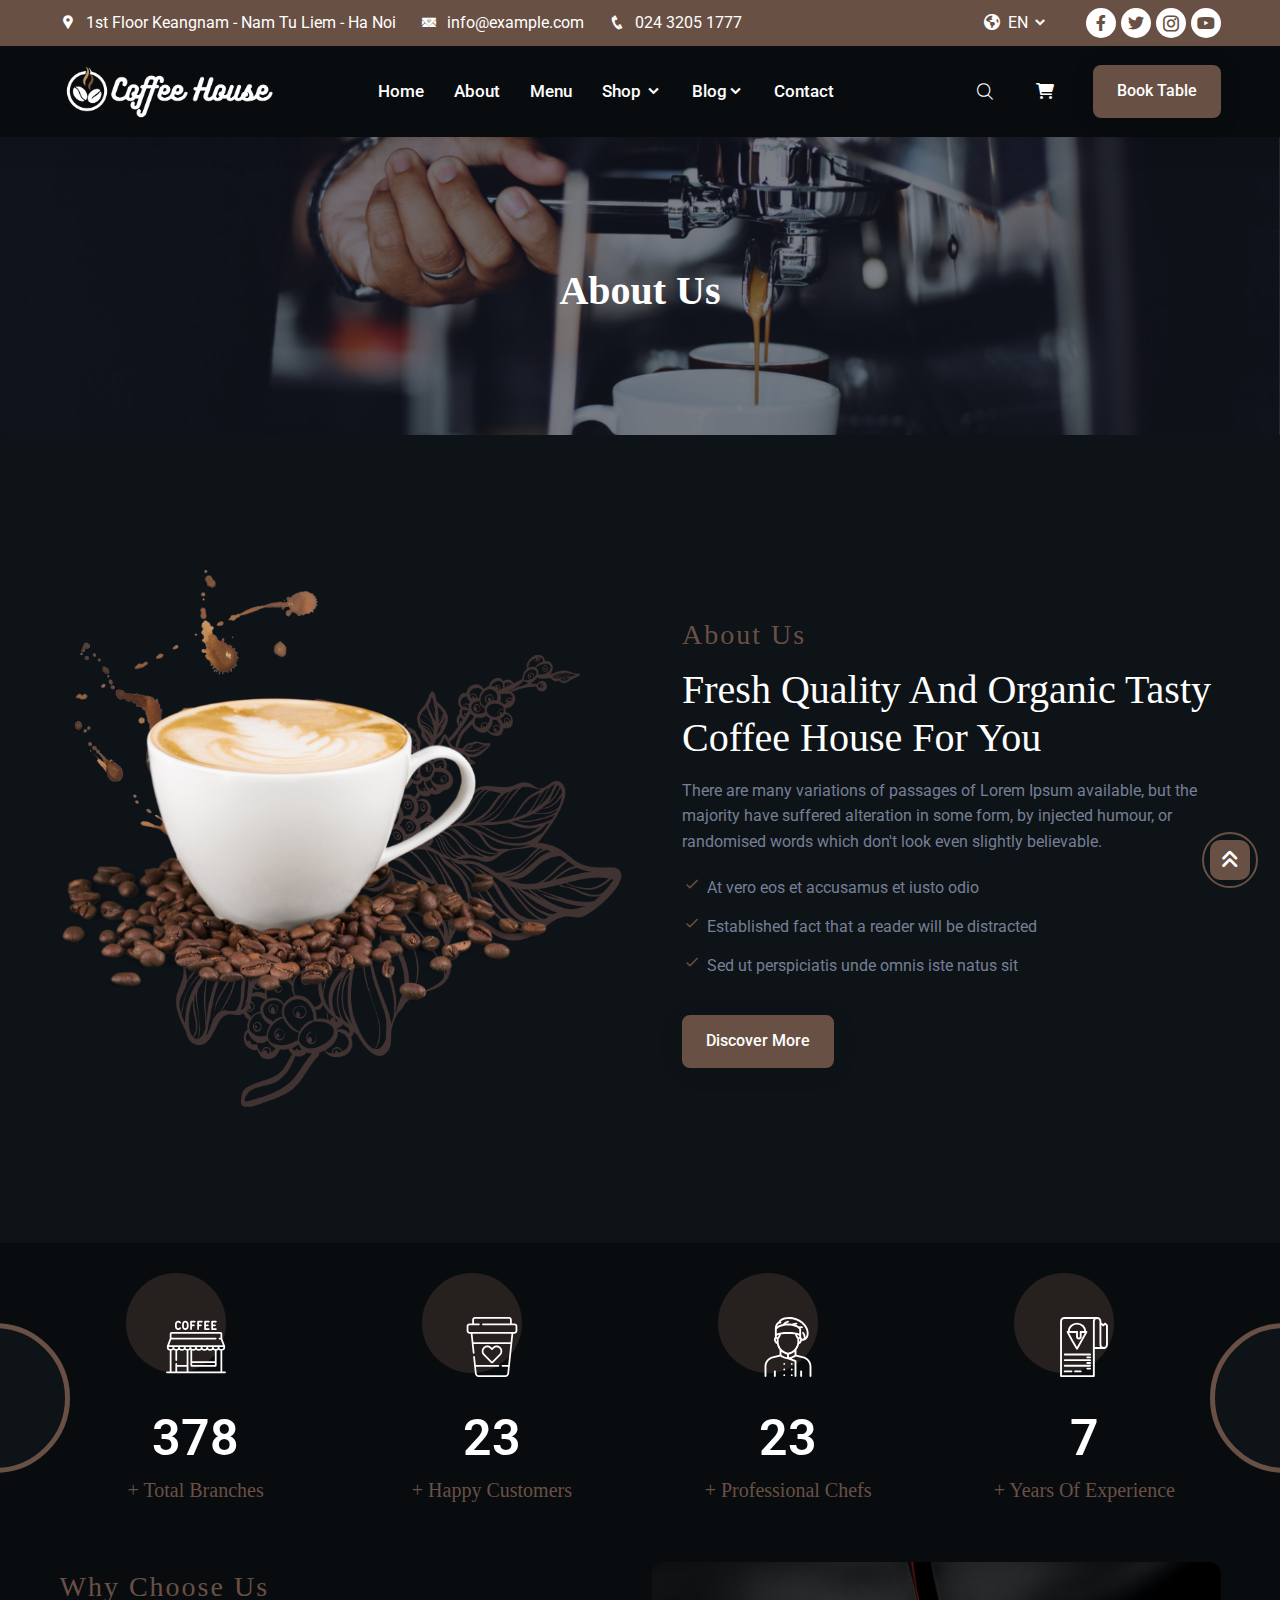
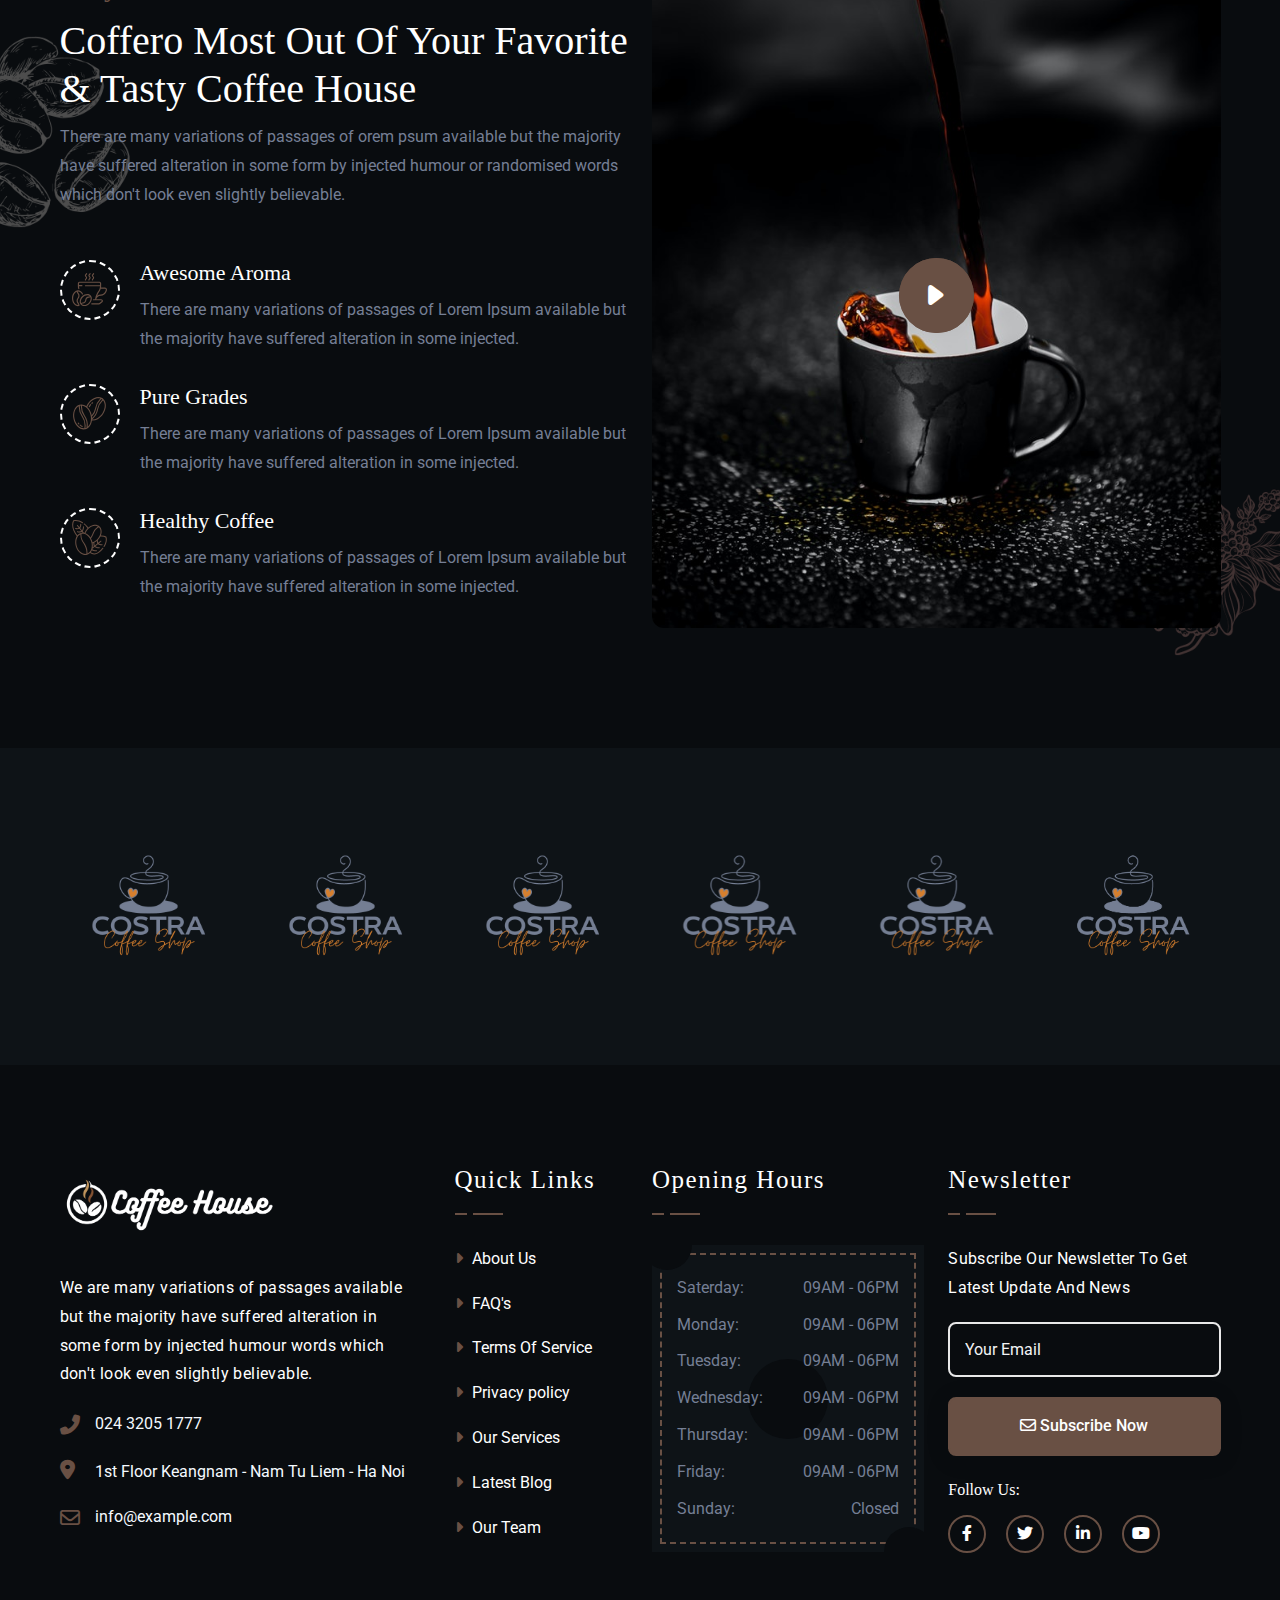
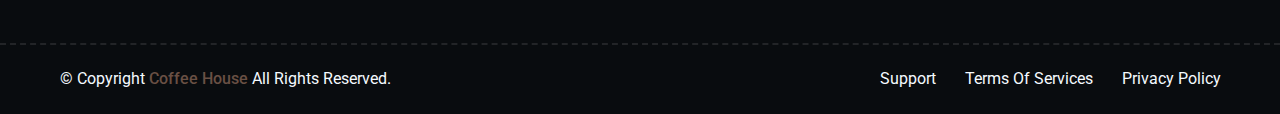
<file: about.html>
<!DOCTYPE html>
<html lang="en">

<head>
    <meta charset="UTF-8">
    <meta http-equiv="X-UA-Compatible" content="IE=edge">
    <meta name="viewport" content="width=device-width, initial-scale=1.0">
    <title>Coffee House</title>
    <link rel="icon" type="image/x-icon" href="assets/images_icon/logo/logo1.png">

    <link rel="stylesheet" href="assets/fonts/icofont/icofont.css ">
    <link rel="stylesheet" href="assets/fonts/fontawesome/css/all.css">
    <link rel="stylesheet" href="assets/bootstrap/bootstrap.min.css">
    <link rel="stylesheet" href="assets/css/animate.min.css">
    <link rel="stylesheet" href="assets/css/owl.carousel.min.css">
    <link rel="stylesheet" href="assets/css/magnific-popup.min.css">
    <link rel="stylesheet" href="assets/css/style.css">
</head>

<body>
    <div class="header">
        <div class="header-top">
            <div class="container">
                <div class="header-top-wrapper">
                    <div class="header-top-left">
                        <ul>
                            <li><a href="#">
                                    <i class="icofont-google-map"></i>1st Floor Keangnam - Nam Tu Liem - Ha Noi</a></li>
                            <li><a href="#">
                                    <i class="icofont-email"></i>info@example.com</a></li>
                            <li><a href="#">
                                    <i class="icofont-phone"></i>024 3205 1777</a></li>
                        </ul>
                    </div>
                    <div class="header-top-right">
                        <div class="header-top-lang">
                            <div class="dropdown">
                                <button type="button" id="lang" data-bs-toggle="dropdown" aria-expanded="false">
                                    <i class="fa-solid fa-earth-americas"></i>EN <i class="icofont-simple-down"></i>
                                </button>
                                <ul class="dropdown-menu" aria-labelledby="lang">
                                    <li>
                                        <a class="dropdown-item" href="#">
                                            <img src="./assets/images_icon/language/english.png" alt=""> English
                                        </a>
                                    </li>
                                    <li>
                                        <a class="dropdown-item" href="#">
                                            <img src="./assets/images_icon/language/vietnam.png" alt=""> VietNam
                                        </a>
                                    </li>
                                </ul>
                            </div>
                        </div>
                        <div class="header-top-social">
                            <a href="#"><i class="fab fa-facebook-f"></i></a>
                            <a href="#"><i class="fab fa-twitter"></i></a>
                            <a href="#"><i class="icofont-instagram"></i></a>
                            <a href="#"><i class="fab fa-youtube"></i></a>
                        </div>
                    </div>
                </div>
            </div>
        </div>

        <div class="main-navigation">
            <nav class="navbar navbar-expand-lg">
                <div class="container">
                    <a class="navbar-brand" href="index.html">
                        <img src="./assets/images_icon/logo/brand.png" alt="logo">
                    </a>
                    <div class="mobile-menu-right">
                        <div class="mobile-menu-list">
                            <a href="#" class="mobile-menu-link search-box-outer"><i class="icofont-search"></i></a>
                            <a href="#" class="mobile-menu-link"><i class="fa-sharp fa-solid fa-cart-shopping"></i>
                        </div>
                        <button class="navbar-toggler" type="button" data-bs-toggle="collapse"
                            data-bs-target="#main_nav" aria-expanded="false" aria-label="Toggle navigation">
                            <span class="navbar-toggler-icon"><i class="fa-solid fa-bars-staggered"></i></span>
                        </button>
                    </div>
                    <div class="collapse navbar-collapse" id="main_nav">
                        <ul class="navbar-nav">
                            <li class="nav-item"><a class="nav-link" href="index.html">Home</a></li>                            
                            <li class="nav-item"><a class="nav-link" href="about.html">About</a></li>
                            <li class="nav-item"><a class="nav-link" href="menu.html">Menu</a></li>
                            <li class="nav-item dropdown">
                                <a class="nav-link" href="#" data-bs-toggle="dropdown">Shop <i class="icofont-simple-down"></i></a>
                                <ul class="dropdown-menu fade-up">
                                    <li><a class="dropdown-item" href="shop.html">Shop</a></li>
                                    <li><a class="dropdown-item" href="shop-cart.html">Shop Cart</a></li>
                                    <li><a class="dropdown-item" href="shop-checkout.html">Shop Checkout</a></li>
                                    <li><a class="dropdown-item" href="shop-single.html">Shop Single</a></li>
                                </ul>
                            </li>
                            <li class="nav-item dropdown">
                                <a class="nav-link" href="#" data-bs-toggle="dropdown">Blog<i class="icofont-simple-down"></i></a>
                                <ul class="dropdown-menu fade-up">
                                    <li><a class="dropdown-item" href="blog.html">Blog</a></li>
                                    <li><a class="dropdown-item" href="blog-single.html">Blog Single</a></li>
                                </ul>
                            </li> 
                            <li class="nav-item"><a class="nav-link" href="contact.html">Contact</a></li>
                        </ul>
                        <div class="header-nav-right">
                            <div class="header-nav-search">
                                <a href="#" class="header-nav-link search-box-outer"><i class="icofont-search"></i></a>
                            </div>
                            <div class="header-nav-cart">
                                <a href="shop-cart.html" class="header-nav-link"><i class="fa-sharp fa-solid fa-cart-shopping"></i></a>
                            </div>
                            <div class="header-btn">
                                <a href="#" class="theme-btn">Book Table</a>
                            </div>
                        </div>
                    </div>
                </div>
            </nav>
        </div>
    </div>

    <div class="main">
        <div class="breadcumb" style="background: url(./assets/images_icon/about_us/breadcumb.jpg);">
            <h2 class="breadcumb-title">About Us</h2>
        </div>

        <div class="about-us py-120">
            <div class="container">
                <div class="row align-items-center">
                    <div class="col-lg-6">
                        <div class="about-img">
                            <img src="./assets/images_icon/about_us/mem1.png" alt="">
                        </div>
                    </div>
                    <div class="col-lg-6">
                        <div class="about-right">
                            <div class="text-heading mb-3">
                                <span class="text-title-tagline">About Us</span>
                                <h2 class="text-title">
                                    Fresh Quality And Organic Tasty Coffee House For You
                                </h2>
                            </div>
                            <p class="about-text">
                                There are many variations of passages of Lorem Ipsum available, but the majority have
                                suffered alteration in some form, by injected humour, or randomised words which don't
                                look even slightly believable.
                            </p>
                            <div class="about-list-wrapper">
                                <ul class="about-list margin-btm">
                                    <li><i class="faicon icofont-check-alt"></i>
                                        At vero eos et accusamus et iusto odio
                                    </li>
                                    <li><i class="faicon icofont-check-alt"></i>
                                        Established fact that a reader will be distracted
                                    </li>
                                    <li><i class="faicon icofont-check-alt"></i>
                                        Sed ut perspiciatis unde omnis iste natus sit
                                    </li>
                                </ul>
                            </div>
                            <a href="#" class="theme-btn mt-4">Discover More</a>
                        </div>
                    </div>
                </div>
            </div>
        </div>

        <div class="counter-area pt-50 pb-50">
            <div class="container">
                <div class="row">
                    <div class="col-lg-3 col-sm-6">
                        <div class="counter-box">
                            <div class="icon">
                                <img src="./assets/images_icon/counter/branch.svg" alt="">
                            </div>
                            <div>
                                <span class="counter" data-count-from="300" data-count-to="1500" data-count-speed="100"></span>
                                <h6 class="title">+ Total Branches</h6>
                            </div>
                        </div>
                    </div>
                    <div class="col-lg-3 col-sm-6">
                        <div class="counter-box">
                            <div class="icon">
                                <img src="./assets/images_icon/counter/customer.svg" alt="">
                            </div>
                            <div>
                                <span class="counter" data-count-from="0" data-count-to="250" data-count-speed="30"></span>
                                <h6 class="title">+ Happy Customers</h6>
                            </div>
                        </div>
                    </div>
                    <div class="col-lg-3 col-sm-6">
                        <div class="counter-box">
                            <div class="icon">
                                <img src="./assets/images_icon/counter/chef.svg" alt="">
                            </div>
                            <div>
                                <span class="counter" data-count-from="0" data-count-to="120" data-count-speed="30"></span>
                                <h6 class="title">+ Professional Chefs</h6>
                            </div>
                        </div>
                    </div>
                    <div class="col-lg-3 col-sm-6">
                        <div class="counter-box">
                            <div class="icon">
                                <img src="./assets/images_icon/counter/experience.svg" alt="">
                            </div>
                            <div>
                                <span class="counter" data-count-from="0" data-count-to="50" data-count-speed="10"></span>
                                <h6 class="title">+ Years Of Experience</h6>
                            </div>
                        </div>
                    </div>
                </div>
            </div>

        </div>

        <div class="choose py-120" style="padding-top: 10px;">
            <div class="choose-shape-1"><img src="./assets/images_icon/whychoose/list_shape/ls1.png" alt=""></div>
            <div class="choose-shape-2"><img src="./assets/images_icon/whychoose/list_shape/ls2.png" alt=""></div>
            <div class="container">
                <div class="row">
                    <div class="col-lg-6">
                        <div class="choose-content">
                            <div class="text-heading">
                                <span class="text-title-tagline">Why Choose Us</span>
                                <h2 class="text-title mb-10">
                                    Coffero Most Out Of Your Favorite & Tasty Coffee House
                                </h2>
                                <p class="pcolor">
                                    There are many variations of passages of orem psum available but the majority have
                                    suffered alteration in some form by injected humour or randomised words which don't
                                    look even slightly believable.
                                </p>
                            </div>
                            <div class="choose-content-wrapper">
                                <div class="choose-item">
                                    <div class="choose-item-icon">
                                        <img src="./assets/images_icon/whychoose/list-icon/coffee-beans-1.svg" alt="">
                                    </div>
                                    <div class="choose-item-text">
                                        <h3>Awesome Aroma</h3>
                                        <p class="pcolor">There are many variations of passages of Lorem Ipsum available
                                            but the majority have suffered alteration in some injected.</p>
                                    </div>
                                </div>
                                <div class="choose-item">
                                    <div class="choose-item-icon">
                                        <img src="./assets/images_icon/whychoose/list-icon/coffee-beans-2.svg" alt="">
                                    </div>
                                    <div class="choose-item-text">
                                        <h3>Pure Grades</h3>
                                        <p class="pcolor">There are many variations of passages of Lorem Ipsum available
                                            but the majority have suffered alteration in some injected.</p>
                                    </div>
                                </div>
                                <div class="choose-item">
                                    <div class="choose-item-icon">
                                        <img src="./assets/images_icon/whychoose/list-icon/coffee-beans-3.svg" alt="">
                                    </div>
                                    <div class="choose-item-text">
                                        <h3>Healthy Coffee</h3>
                                        <p class="pcolor">There are many variations of passages of Lorem Ipsum available
                                            but the majority have suffered alteration in some injected.</p>
                                    </div>
                                </div>
                            </div>
                        </div>
                    </div>
                    <div class="col-lg-6">
                        <div class="choose-img">
                            <div class="video-wrapper">
                                <img src="./assets/images_icon/whychoose/img/chooseimg.jpg" alt="">
                                <a class="play-btn popup-youtube" href="https://www.youtube.com/watch?v=_111P1SRvPc">
                                    <i class="icofont-ui-play"></i>
                                </a>
                            </div>
                        </div>
                    </div>
                </div>
            </div>
        </div>

        <div class="partner pt-70 pb-70">
            <div class="container">
                <div class="partner-wrapper partner-slider owl-carousel owl-theme">
                    <img src="./assets/images_icon/partner/ptner.png" alt="thumb">
                    <img src="./assets/images_icon/partner/ptner.png" alt="thumb">
                    <img src="./assets/images_icon/partner/ptner.png" alt="thumb">
                    <img src="./assets/images_icon/partner/ptner.png" alt="thumb">
                    <img src="./assets/images_icon/partner/ptner.png" alt="thumb">
                    <img src="./assets/images_icon/partner/ptner.png" alt="thumb">
                    <img src="./assets/images_icon/partner/ptner.png" alt="thumb">
                </div>
            </div>
        </div>
    </div>

    <div class="footer">
        <div class="footer-widget">
            <div class="container">
                <div class="row footer-wrapper pt-100 pb-70">
                    <div class="col-md-6 col-lg-4">
                        <div class="footer-box about">
                            <a href="#" class="footer-logo">
                                <img src="./assets/images_icon/logo/brand.png" alt="">
                            </a>
                            <p class="mb-20">
                                We are many variations of passages available but the majority have suffered
                                alteration
                                in some form by injected humour words which don't look even slightly believable.
                            </p>
                            <ul class="footer-contact">
                                <li><a href="tel: +21236547898"><i class="fa-solid fa-phone-flip"></i>024 3205 1777</a></li>
                                <li><i class="fa-sharp fa-solid fa-location-dot"></i>1st Floor Keangnam - Nam Tu Liem - Ha Noi
                                </li>
                                <li><a href="/cdn-cgi/l/email-protection#234a4d454c63465b424e534f460d404c4e">
                                        <i class="far fa-envelope"></i><span class="__cf_email__"
                                            data-cfemail="70191e161f301508111d001c155e131f1d">info@example.com</span></a>
                                </li>
                            </ul>
                        </div>
                    </div>
                    <div class="col-md-6 col-lg-2">
                        <div class="footer-box list">
                            <h4 class="footer-title">Quick Links</h4>
                            <ul class="footer-list">
                                <li><a href="#"><i class="fas fa-caret-right"></i> About Us</a></li>
                                <li><a href="#"><i class="fas fa-caret-right"></i> FAQ's</a></li>
                                <li><a href="#"><i class="fas fa-caret-right"></i> Terms Of Service</a></li>
                                <li><a href="#"><i class="fas fa-caret-right"></i> Privacy policy</a></li>
                                <li><a href="#"><i class="fas fa-caret-right"></i> Our Services</a></li>
                                <li><a href="#"><i class="fas fa-caret-right"></i> Latest Blog</a></li>
                                <li><a href="#"><i class="fas fa-caret-right"></i> Our Team</a></li>
                            </ul>
                        </div>
                    </div>
                    <div class="col-md-6 col-lg-3">
                        <div class="footer-box list">
                            <h4 class="footer-title">Opening Hours</h4>
                            <div class="footer-opening-hour">
                                <div class="opening-shape-1"></div>
                                <div class="opening-shape-2"></div>
                                <div class="opening-shape-3"></div>
                                <ul>
                                    <li><span class="day">Saterday:</span><span class="time">09AM - 06PM</span></li>
                                    <li><span class="day">Monday:</span><span class="time">09AM - 06PM</span></li>
                                    <li><span class="day">Tuesday:</span><span class="time">09AM - 06PM</span></li>
                                    <li><span class="day">Wednesday:</span><span class="time">09AM - 06PM</span>
                                    </li>
                                    <li><span class="day">Thursday:</span><span class="time">09AM - 06PM</span></li>
                                    <li><span class="day">Friday:</span><span class="time">09AM - 06PM</span></li>
                                    <li><span class="day">Sunday:</span><span class="closed">Closed</span></li>
                                </ul>
                            </div>
                        </div>
                    </div>
                    <div class="col-md-6 col-lg-3">
                        <div class="footer-box list">
                            <h4 class="footer-title">Newsletter</h4>
                            <div class="footer-newsletter">
                                <p>Subscribe Our Newsletter To Get Latest Update And News</p>
                                <div class="subscribe-form">
                                    <form action="#">
                                        <input type="email" class="form-control" placeholder="Your Email">
                                        <button class="theme-btn" type="submit">
                                            <span class="far fa-envelope"></span> Subscribe Now
                                        </button>
                                    </form>
                                </div>
                                <div class="mt-4">
                                    <h6 class="text-white mb-3">Follow Us:</h6>
                                    <ul class="footer-social mt-1">
                                        <li><a href="#"><i class="fab fa-facebook-f"></i></a></li>
                                        <li><a href="#"><i class="fab fa-twitter"></i></a></li>
                                        <li><a href="#"><i class="fab fa-linkedin-in"></i></a></li>
                                        <li><a href="#"><i class="fab fa-youtube"></i></a></li>
                                    </ul>
                                </div>
                            </div>
                        </div>
                    </div>
                </div>
            </div>
        </div>
        <div class="copyright">
            <div class="container">
                <div class="row">
                    <div class="col-lg-6 align-self-center">
                        <p class="copyright-text">
                            &copy; Copyright<span id="date"></span><a href="#"> Coffee House </a> All Rights Reserved.
                        </p>
                    </div>
                    <div class="col-lg-6 align-self-center">
                        <ul class="footer-menu">
                            <li><a href="#">Support</a></li>
                            <li><a href="#">Terms Of Services</a></li>
                            <li><a href="#">Privacy Policy</a></li>
                        </ul>
                    </div>
                </div>
            </div>
        </div>
    </div>
    <a href="#" id="scroll-top"><i class="fa-sharp fa-solid fa-angles-up"></i></a>

    <script src="assets/js/jquery-3.6.0.min.js"></script>
    <script src="assets/js/bootstrap.bundle.min.js"></script>
    <script src="assets/js/owl.carousel.min.js"></script>
    <script src="assets/js/counter-up.js"></script>
    <script src="assets/js/wow.min.js"></script>
    <script src="assets/js/counter-up.js"></script>
    <script src="assets/js/jquery.magnific-popup.min.js"></script>
    <script src="assets/js/main.js"></script>
</body>

</html>
</file>
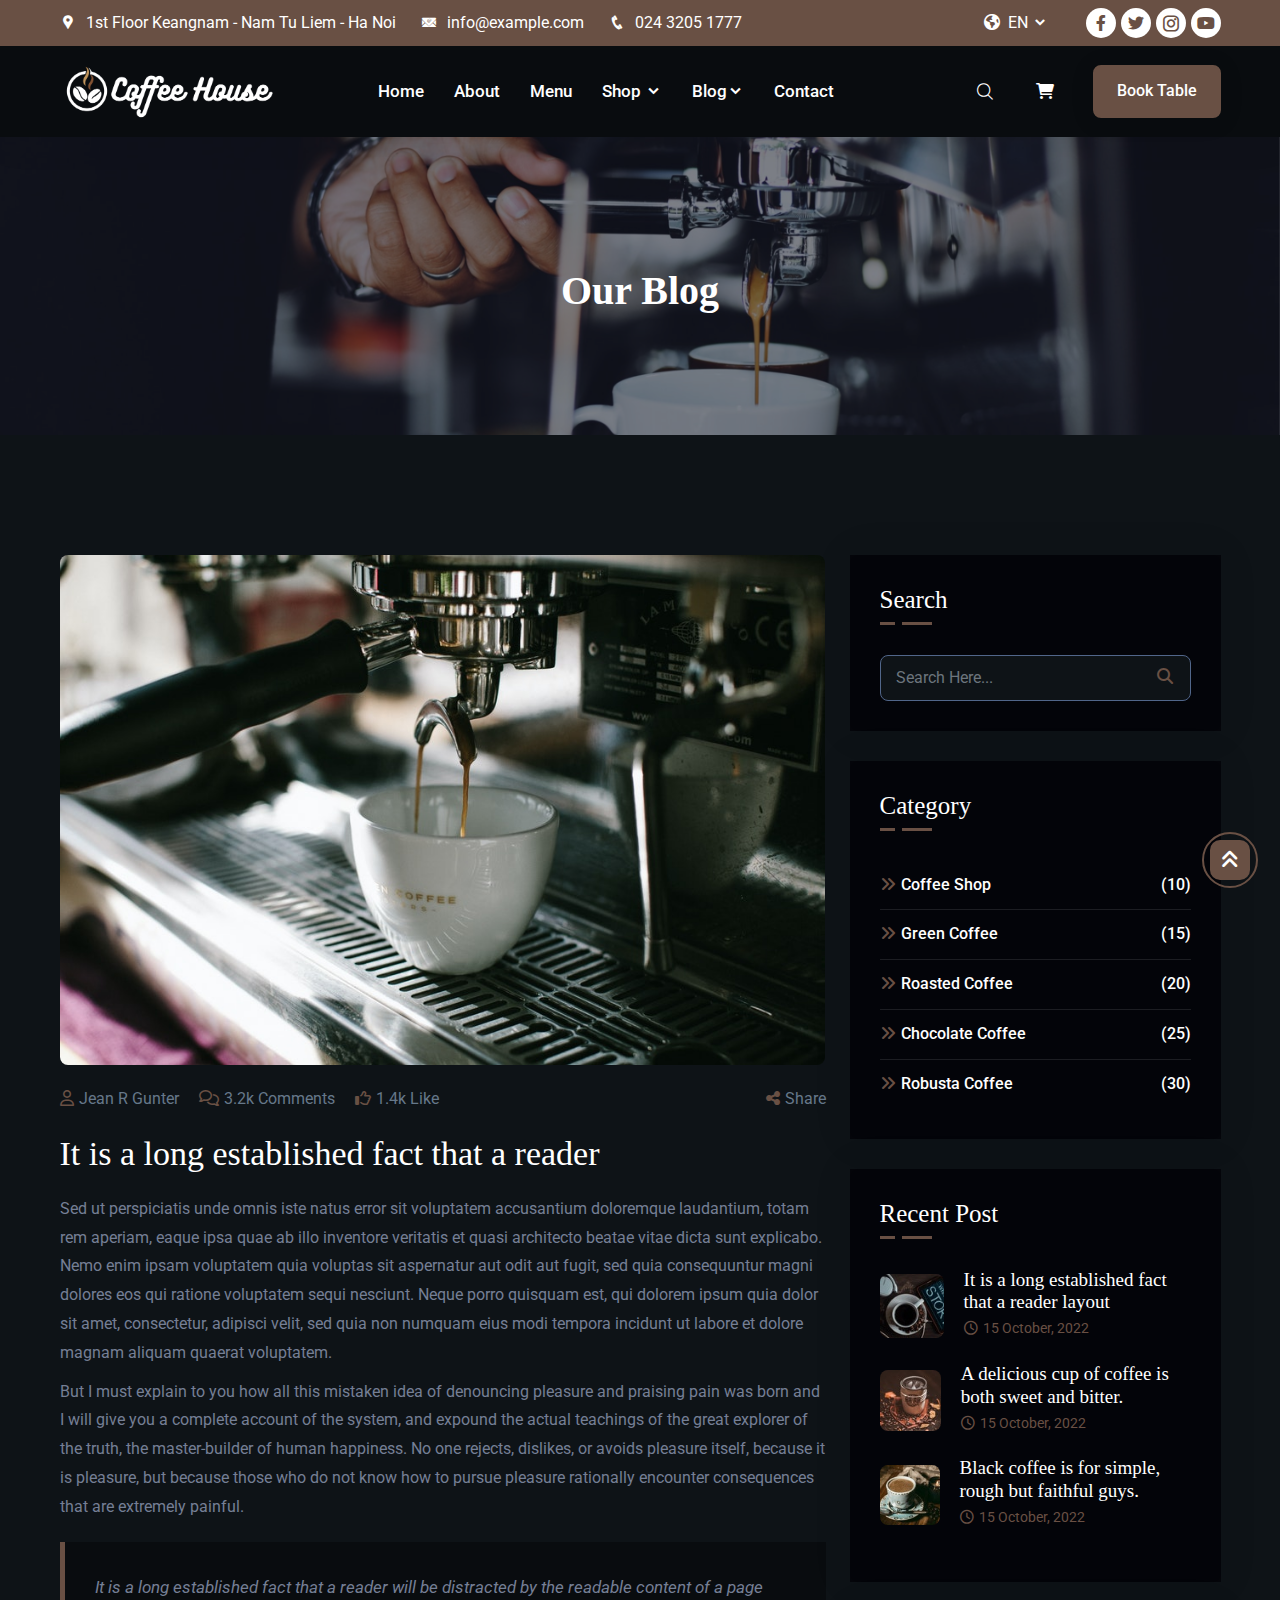
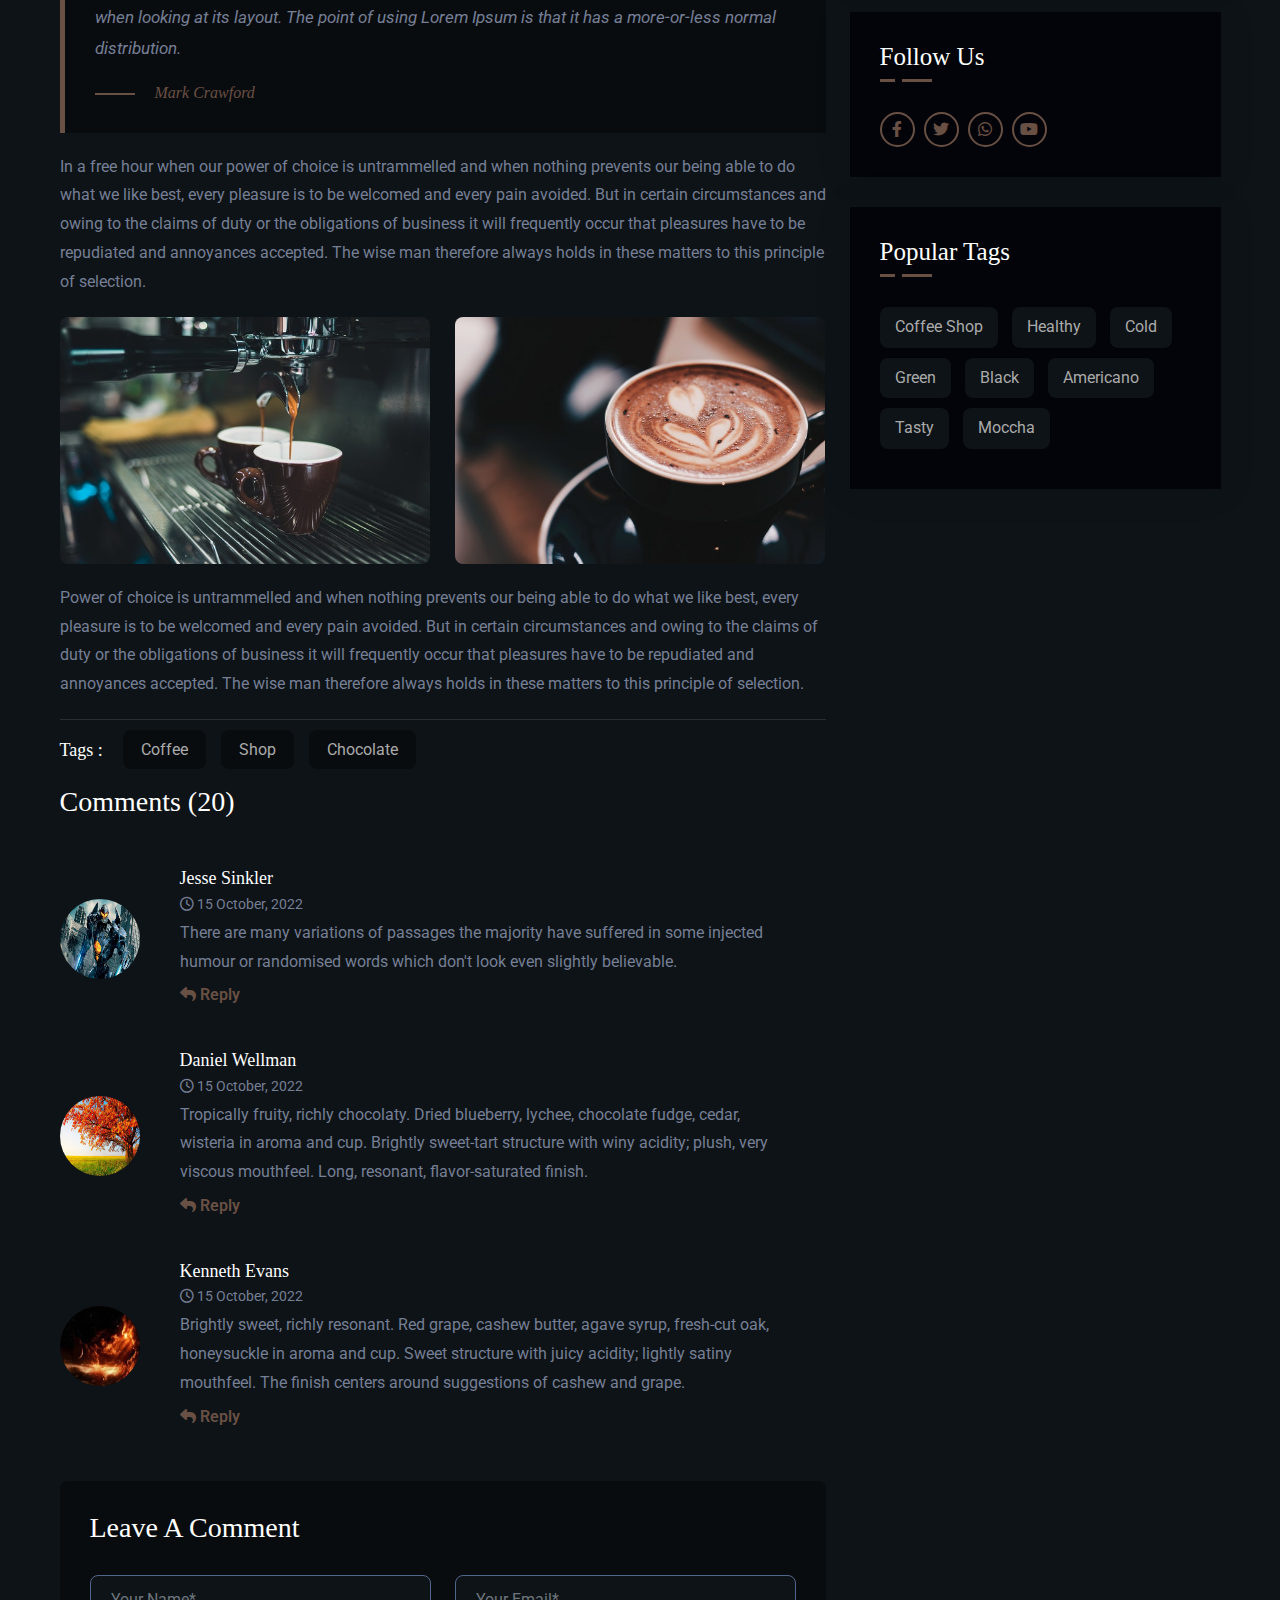
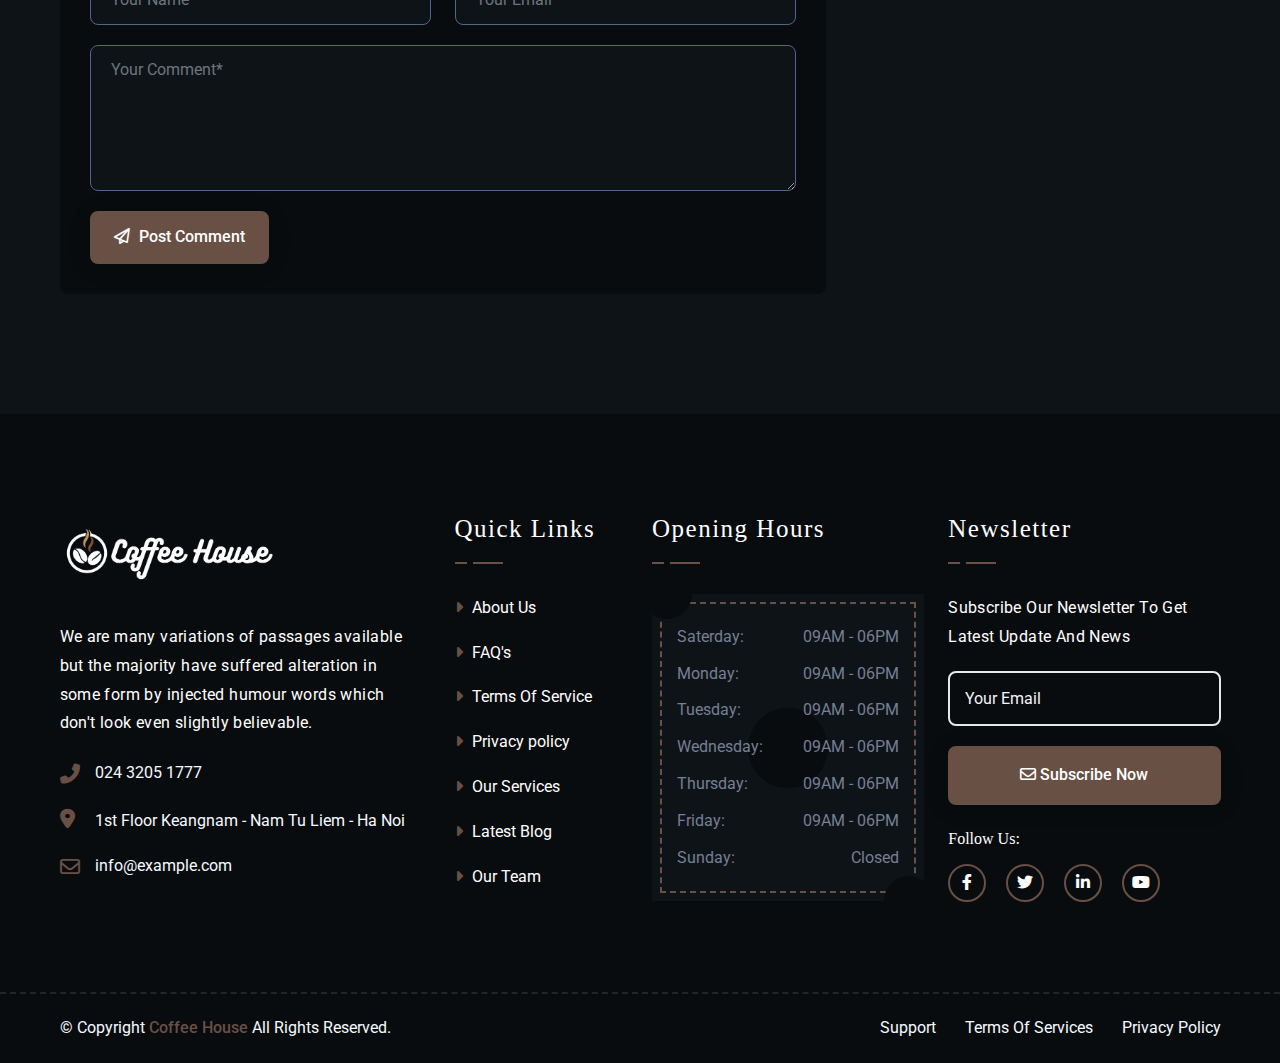
<file: blog-single.html>
<!DOCTYPE html>
<html lang="en">

<head>
    <meta charset="UTF-8">
    <meta http-equiv="X-UA-Compatible" content="IE=edge">
    <meta name="viewport" content="width=device-width, initial-scale=1.0">
    <title>Coffee House</title>
    <link rel="icon" type="image/x-icon" href="assets/images_icon/logo/logo1.png">

    <link rel="stylesheet" href="assets/fonts/icofont/icofont.css ">
    <link rel="stylesheet" href="assets/fonts/fontawesome/css/all.css">
    <link rel="stylesheet" href="assets/bootstrap/bootstrap.min.css">
    <link rel="stylesheet" href="assets/css/owl.carousel.min.css">
    <link rel="stylesheet" href="assets/css/animate.min.css">
    <link rel="stylesheet" href="assets/css/magnific-popup.min.css">
    <link rel="stylesheet" href="assets/css/flexslider.css">
    <link rel="stylesheet" href="assets/css/style.css">
</head>

<body>
    <div class="header">
        <div class="header-top">
            <div class="container">
                <div class="header-top-wrapper">
                    <div class="header-top-left">
                        <ul>
                            <li><a href="#">
                                    <i class="icofont-google-map"></i>1st Floor Keangnam - Nam Tu
                                    Liem - Ha Noi</a></li>
                            <li><a href="#">
                                    <i class="icofont-email"></i>info@example.com</a></li>
                            <li><a href="#">
                                    <i class="icofont-phone"></i>024 3205 1777</a></li>
                        </ul>
                    </div>
                    <div class="header-top-right">
                        <div class="header-top-lang">
                            <div class="dropdown">
                                <button type="button" id="lang" data-bs-toggle="dropdown" aria-expanded="false">
                                    <i class="fa-solid fa-earth-americas"></i>EN <i class="icofont-simple-down"></i>
                                </button>
                                <ul class="dropdown-menu" aria-labelledby="lang">
                                    <li>
                                        <a class="dropdown-item" href="#">
                                            <img src="./assets/images_icon/language/english.png" alt=""> English
                                        </a>
                                    </li>
                                    <li>
                                        <a class="dropdown-item" href="#">
                                            <img src="./assets/images_icon/language/vietnam.png" alt=""> VietNam
                                        </a>
                                    </li>
                                </ul>
                            </div>
                        </div>
                        <div class="header-top-social">
                            <a href="#"><i class="fab fa-facebook-f"></i></a>
                            <a href="#"><i class="fab fa-twitter"></i></a>
                            <a href="#"><i class="icofont-instagram"></i></a>
                            <a href="#"><i class="fab fa-youtube"></i></a>
                        </div>
                    </div>
                </div>
            </div>
        </div>

        <div class="main-navigation">
            <nav class="navbar navbar-expand-lg">
                <div class="container">
                    <a class="navbar-brand" href="index.html">
                        <img src="./assets/images_icon/logo/brand.png" alt="logo">
                    </a>
                    <div class="mobile-menu-right">
                        <div class="mobile-menu-list">
                            <a href="#" class="mobile-menu-link search-box-outer"><i class="icofont-search"></i></a>
                            <a href="#" class="mobile-menu-link"><i class="fa-sharp fa-solid fa-cart-shopping"></i>
                        </div>
                        <button class="navbar-toggler" type="button" data-bs-toggle="collapse"
                            data-bs-target="#main_nav" aria-expanded="false" aria-label="Toggle navigation">
                            <span class="navbar-toggler-icon"><i class="fa-solid fa-bars-staggered"></i></span>
                        </button>
                    </div>
                    <div class="collapse navbar-collapse" id="main_nav">
                        <ul class="navbar-nav">
                            <li class="nav-item"><a class="nav-link" href="index.html">Home</a></li>
                            <li class="nav-item"><a class="nav-link" href="about.html">About</a></li>
                            <li class="nav-item"><a class="nav-link" href="menu.html">Menu</a></li>
                            <li class="nav-item dropdown">
                                <a class="nav-link" href="#" data-bs-toggle="dropdown">Shop <i class="icofont-simple-down"></i></a>
                                <ul class="dropdown-menu fade-up">
                                    <li><a class="dropdown-item" href="shop.html">Shop</a></li>
                                    <li><a class="dropdown-item" href="shop-cart.html">Shop Cart</a></li>
                                    <li><a class="dropdown-item" href="shop-checkout.html">Shop Checkout</a></li>
                                    <li><a class="dropdown-item" href="shop-single.html">Shop Single</a></li>
                                </ul>
                            </li>
                            <li class="nav-item dropdown">
                                <a class="nav-link" href="#" data-bs-toggle="dropdown">Blog<i class="icofont-simple-down"></i></a>
                                <ul class="dropdown-menu fade-up">
                                    <li><a class="dropdown-item" href="blog.html">Blog</a></li>
                                    <li><a class="dropdown-item" href="blog-single.html">Blog Single</a></li>
                                </ul>
                            </li>                           
                            <li class="nav-item"><a class="nav-link" href="contact.html">Contact</a></li>
                        </ul>
                        <div class="header-nav-right">
                            <div class="header-nav-search">
                                <a href="#" class="header-nav-link search-box-outer"><i class="icofont-search"></i></a>
                            </div>
                            <div class="header-nav-cart">
                                <a href="shop-cart.html" class="header-nav-link"><i
                                        class="fa-sharp fa-solid fa-cart-shopping"></i></a>
                            </div>
                            <div class="header-btn">
                                <a href="#" class="theme-btn">Book Table</a>
                            </div>
                        </div>
                    </div>
                </div>
            </nav>
        </div>
    </div>

    <div class="main">
        <div class="breadcumb" style="background: url(./assets/images_icon/about_us/breadcumb.jpg);">
            <h2 class="breadcumb-title">Our Blog</h2>
        </div>
        <div class="blog-single pt-120 pb-120">
            <div class="container">
                <div class="row">
                    <div class="col-lg-8">
                        <div class="blog-single-wrapper">
                            <div class="blog-single-content">
                                <div class="blog-thumb-img">
                                    <img src="assets/images_icon/blog/blog_single/single.jpg" alt="thumb">
                                </div>
                                <div class="blog-info">
                                    <div class="blog-meta">
                                        <div class="blog-meta-left">
                                            <ul>
                                                <li><i class="far fa-user"></i><a href="#">Jean R Gunter</a></li>
                                                <li><i class="far fa-comments"></i>3.2k Comments</li>
                                                <li><i class="far fa-thumbs-up"></i>1.4k Like</li>
                                            </ul>
                                        </div>
                                        <div class="blog-meta-right">
                                            <a href="#" class="share-btn"><i class="fa-sharp fa-solid fa-share-nodes"></i>Share</a>
                                        </div>
                                    </div>
                                    <div class="blog-details">
                                        <h3 class="blog-details-title">It is a long established fact that a reader
                                        </h3>
                                        <p class="mb-10">
                                            Sed ut perspiciatis unde omnis iste natus error sit voluptatem accusantium
                                            doloremque laudantium, totam rem aperiam, eaque ipsa quae ab illo inventore
                                            veritatis et quasi architecto beatae vitae dicta sunt explicabo. Nemo enim
                                            ipsam voluptatem quia voluptas sit aspernatur aut odit aut fugit, sed quia
                                            consequuntur magni dolores eos qui ratione voluptatem sequi nesciunt. Neque
                                            porro quisquam est, qui dolorem ipsum quia dolor sit amet, consectetur,
                                            adipisci velit, sed quia non numquam eius modi tempora incidunt ut labore et
                                            dolore magnam aliquam quaerat voluptatem.
                                        </p>
                                        <p class="mb-10">
                                            But I must explain to you how all this mistaken idea of denouncing pleasure
                                            and praising pain was born and I will give you a complete account of the
                                            system, and expound the actual teachings of the great explorer of the truth,
                                            the master-builder of human happiness. No one rejects, dislikes, or avoids
                                            pleasure itself, because it is pleasure, but because those who do not know
                                            how to pursue pleasure rationally encounter consequences that are extremely
                                            painful.
                                        </p>
                                        <blockquote class="blockqoute">
                                            It is a long established fact that a reader will be distracted by the
                                            readable content of a page when looking at its layout. The point of using
                                            Lorem Ipsum is that it has a more-or-less normal distribution.
                                            <h6 class="blockqoute-author">Mark Crawford</h6>
                                        </blockquote>
                                        <p class="mb-20">
                                            In a free hour when our power of choice is untrammelled and when nothing
                                            prevents our being able to do what we like best, every pleasure is to be
                                            welcomed and every pain avoided. But in certain circumstances and owing to
                                            the claims of duty or the obligations of business it will frequently occur
                                            that pleasures have to be repudiated and annoyances accepted. The wise man
                                            therefore always holds in these matters to this principle of selection.
                                        </p>
                                        <div class="row">
                                            <div class="col-md-6 mb-20">
                                                <img src="assets/images_icon/blog/blog_single/img1.jpg" alt="">
                                            </div>
                                            <div class="col-md-6 mb-20">
                                                <img src="assets/images_icon/blog/blog_single/img2.jpg" alt="">
                                            </div>
                                        </div>
                                        <p class="mb-20">
                                            Power of choice is untrammelled and when nothing prevents our being able to
                                            do what we like best, every pleasure is to be welcomed and every pain
                                            avoided. But in certain circumstances and owing to the claims of duty or the
                                            obligations of business it will frequently occur that pleasures have to be
                                            repudiated and annoyances accepted. The wise man therefore always holds in
                                            these matters to this principle of selection.
                                        </p>
                                        <hr>
                                        <div class="blog-details-tags pb-20">
                                            <h5>Tags : </h5>
                                            <ul>
                                                <li><a href="#">Coffee</a></li>
                                                <li><a href="#">Shop</a></li>
                                                <li><a href="#">Chocolate</a></li>
                                            </ul>
                                        </div>
                                    </div>
                                </div>
                                <div class="blog-comments">
                                    <h3>Comments (20)</h3>
                                    <div class="blog-comments-wrapper">
                                        <div class="blog-comments-single">
                                            <img src="assets/images_icon/blog/blog_single/blgcmt1.jpg" alt="thumb">
                                            <div class="blog-comments-content">
                                                <h5>Jesse Sinkler</h5>
                                                <span><i class="far fa-clock"></i> 15 October, 2022</span>
                                                <p>There are many variations of passages the majority have suffered in
                                                    some injected humour or randomised words which don't look even
                                                    slightly believable.</p>
                                                <a href="#"><i class="fa-sharp fa-solid fa-reply"></i> Reply</a>
                                            </div>
                                        </div>
                                        <div class="blog-comments-single blog-comments-reply">
                                            <img src="assets/images_icon/blog/blog_single/blgcmt2.jpg" alt="thumb">
                                            <div class="blog-comments-content">
                                                <h5>Daniel Wellman</h5>
                                                <span><i class="far fa-clock"></i> 15 October, 2022</span>
                                                <p>Tropically fruity, richly chocolaty. Dried blueberry, lychee, chocolate fudge, cedar, 
                                                    wisteria in aroma and cup. Brightly sweet-tart structure with winy acidity; plush, 
                                                    very viscous mouthfeel. Long, resonant, flavor-saturated finish.</p>
                                                <a href="#"><i class="fa-sharp fa-solid fa-reply"></i> Reply</a>
                                            </div>
                                        </div>
                                        <div class="blog-comments-single">
                                            <img src="assets/images_icon/blog/blog_single/blgcmt3.jpg" alt="thumb">
                                            <div class="blog-comments-content">
                                                <h5>Kenneth Evans</h5>
                                                <span><i class="far fa-clock"></i> 15 October, 2022</span>
                                                <p>Brightly sweet, richly resonant. Red grape, cashew butter, agave syrup, fresh-cut oak, 
                                                   honeysuckle in aroma and cup. Sweet structure with juicy acidity; lightly satiny mouthfeel. 
                                                   The finish centers around suggestions of cashew and grape.</p>
                                                <a href="#"><i class="fa-sharp fa-solid fa-reply"></i> Reply</a>
                                            </div>
                                        </div>
                                    </div>
                                    <div class="blog-comments-form">
                                        <h3>Leave A Comment</h3>
                                        <form action="#">
                                            <div class="row">
                                                <div class="col-md-6">
                                                    <div class="form-group">
                                                        <input type="text" class="form-control"
                                                            placeholder="Your Name*">
                                                    </div>
                                                </div>
                                                <div class="col-md-6">
                                                    <div class="form-group">
                                                        <input type="email" class="form-control"
                                                            placeholder="Your Email*">
                                                    </div>
                                                </div>
                                                <div class="col-md-12">
                                                    <div class="form-group">
                                                        <textarea class="form-control" rows="5"
                                                            placeholder="Your Comment*"></textarea>
                                                    </div>
                                                    <button type="submit" class="theme-btn"><i
                                                            class="far fa-paper-plane"></i> Post Comment</button>
                                                </div>
                                            </div>
                                        </form>
                                    </div>
                                </div>
                            </div>
                        </div>
                    </div>
                    <div class="col-lg-4">
                        <aside class="sidebar">

                            <div class="widget search">
                                <h5 class="widget-title">Search</h5>
                                <form class="search-form">
                                    <input type="text" class="form-control" placeholder="Search Here...">
                                    <button type="submit"><i class="fa-sharp fa-solid fa-magnifying-glass"></i></button>
                                </form>
                            </div>

                            <div class="widget category">
                                <h5 class="widget-title">Category</h5>
                                <div class="category-list">
                                    <a href="#"><i class="fa-sharp fa-solid fa-angles-right"></i>Coffee
                                        Shop<span>(10)</span></a>
                                    <a href="#"><i class="fa-sharp fa-solid fa-angles-right"></i>Green
                                        Coffee<span>(15)</span></a>
                                    <a href="#"><i class="fa-sharp fa-solid fa-angles-right"></i>Roasted
                                        Coffee<span>(20)</span></a>
                                    <a href="#"><i class="fa-sharp fa-solid fa-angles-right"></i>Chocolate
                                        Coffee<span>(25)</span></a>
                                    <a href="#"><i class="fa-sharp fa-solid fa-angles-right"></i>Robusta
                                        Coffee<span>(30)</span></a>
                                </div>
                            </div>

                            <div class="widget recent-post">
                                <h5 class="widget-title">Recent Post</h5>
                                <div class="recent-post-single">
                                    <div class="recent-post-img">
                                        <img src="assets/images_icon/blog/blog_single/item1.jpg" alt="thumb">
                                    </div>
                                    <div class="recent-post-bio">
                                        <h6><a href="#">It is a long established fact that a reader layout</a></h6>
                                        <span><i class="far fa-clock"></i>15 October, 2022</span>
                                    </div>
                                </div>
                                <div class="recent-post-single">
                                    <div class="recent-post-img">
                                        <img src="assets/images_icon/blog/blog_single/item2.jpg" alt="thumb">
                                    </div>
                                    <div class="recent-post-bio">
                                        <h6><a href="#">A delicious cup of coffee is both sweet and bitter. </a></h6>
                                        <span><i class="far fa-clock"></i>15 October, 2022</span>
                                    </div>
                                </div>
                                <div class="recent-post-single">
                                    <div class="recent-post-img">
                                        <img src="assets/images_icon/blog/blog_single/item3.jpg" alt="thumb">
                                    </div>
                                    <div class="recent-post-bio">
                                        <h6><a href="#">Black coffee is for simple, rough but faithful guys.</a></h6>
                                        <span><i class="far fa-clock"></i>15 October, 2022</span>
                                    </div>
                                </div>
                            </div>

                            <div class="widget social-share">
                                <h5 class="widget-title">Follow Us</h5>
                                <div class="social-share-link">
                                    <a href="#"><i class="fab fa-facebook-f"></i></a>
                                    <a href="#"><i class="fab fa-twitter"></i></a>
                                    <a href="#"><i class="fab fa-whatsapp"></i></a>
                                    <a href="#"><i class="fab fa-youtube"></i></a>
                                </div>
                            </div>

                            <div class="widget sidebar-tag">
                                <h5 class="widget-title">Popular Tags</h5>
                                <div class="tag-list">
                                    <a href="#">Coffee Shop</a>
                                    <a href="#">Healthy</a>
                                    <a href="#">Cold</a>
                                    <a href="#">Green</a>
                                    <a href="#">Black</a>
                                    <a href="#">Americano</a>
                                    <a href="#">Tasty</a>
                                    <a href="#">Moccha</a>
                                </div>
                            </div>
                        </aside>
                    </div>
                </div>
            </div>
        </div>
    </div>

    <div class="footer">
        <div class="footer-widget">
            <div class="container">
                <div class="row footer-wrapper pt-100 pb-70">
                    <div class="col-md-6 col-lg-4">
                        <div class="footer-box about">
                            <a href="#" class="footer-logo">
                                <img src="./assets/images_icon/logo/brand.png" alt="">
                            </a>
                            <p class="mb-20">
                                We are many variations of passages available but the majority have suffered
                                alteration
                                in some form by injected humour words which don't look even slightly believable.
                            </p>
                            <ul class="footer-contact">
                                <li><a href="tel: +21236547898"><i class="fa-solid fa-phone-flip"></i>024 3205 1777</a>
                                </li>
                                <li><i class="fa-sharp fa-solid fa-location-dot"></i>1st Floor Keangnam - Nam Tu Liem -
                                    Ha Noi
                                </li>
                                <li><a href="/cdn-cgi/l/email-protection#234a4d454c63465b424e534f460d404c4e">
                                        <i class="far fa-envelope"></i><span class="__cf_email__"
                                            data-cfemail="70191e161f301508111d001c155e131f1d">info@example.com</span></a>
                                </li>
                            </ul>
                        </div>
                    </div>
                    <div class="col-md-6 col-lg-2">
                        <div class="footer-box list">
                            <h4 class="footer-title">Quick Links</h4>
                            <ul class="footer-list">
                                <li><a href="#"><i class="fas fa-caret-right"></i> About Us</a></li>
                                <li><a href="#"><i class="fas fa-caret-right"></i> FAQ's</a></li>
                                <li><a href="#"><i class="fas fa-caret-right"></i> Terms Of Service</a></li>
                                <li><a href="#"><i class="fas fa-caret-right"></i> Privacy policy</a></li>
                                <li><a href="#"><i class="fas fa-caret-right"></i> Our Services</a></li>
                                <li><a href="#"><i class="fas fa-caret-right"></i> Latest Blog</a></li>
                                <li><a href="#"><i class="fas fa-caret-right"></i> Our Team</a></li>
                            </ul>
                        </div>
                    </div>
                    <div class="col-md-6 col-lg-3">
                        <div class="footer-box list">
                            <h4 class="footer-title">Opening Hours</h4>
                            <div class="footer-opening-hour">
                                <div class="opening-shape-1"></div>
                                <div class="opening-shape-2"></div>
                                <div class="opening-shape-3"></div>
                                <ul>
                                    <li><span class="day">Saterday:</span><span class="time">09AM - 06PM</span></li>
                                    <li><span class="day">Monday:</span><span class="time">09AM - 06PM</span></li>
                                    <li><span class="day">Tuesday:</span><span class="time">09AM - 06PM</span></li>
                                    <li><span class="day">Wednesday:</span><span class="time">09AM - 06PM</span>
                                    </li>
                                    <li><span class="day">Thursday:</span><span class="time">09AM - 06PM</span></li>
                                    <li><span class="day">Friday:</span><span class="time">09AM - 06PM</span></li>
                                    <li><span class="day">Sunday:</span><span class="closed">Closed</span></li>
                                </ul>
                            </div>
                        </div>
                    </div>
                    <div class="col-md-6 col-lg-3">
                        <div class="footer-box list">
                            <h4 class="footer-title">Newsletter</h4>
                            <div class="footer-newsletter">
                                <p>Subscribe Our Newsletter To Get Latest Update And News</p>
                                <div class="subscribe-form">
                                    <form action="#">
                                        <input type="email" class="form-control" placeholder="Your Email">
                                        <button class="theme-btn" type="submit">
                                            <span class="far fa-envelope"></span> Subscribe Now
                                        </button>
                                    </form>
                                </div>
                                <div class="mt-4">
                                    <h6 class="text-white mb-3">Follow Us:</h6>
                                    <ul class="footer-social mt-1">
                                        <li><a href="#"><i class="fab fa-facebook-f"></i></a></li>
                                        <li><a href="#"><i class="fab fa-twitter"></i></a></li>
                                        <li><a href="#"><i class="fab fa-linkedin-in"></i></a></li>
                                        <li><a href="#"><i class="fab fa-youtube"></i></a></li>
                                    </ul>
                                </div>
                            </div>
                        </div>
                    </div>
                </div>
            </div>
        </div>
        <div class="copyright">
            <div class="container">
                <div class="row">
                    <div class="col-lg-6 align-self-center">
                        <p class="copyright-text">
                            &copy; Copyright<span id="date"></span><a href="#"> Coffee House </a> All Rights Reserved.
                        </p>
                    </div>
                    <div class="col-lg-6 align-self-center">
                        <ul class="footer-menu">
                            <li><a href="#">Support</a></li>
                            <li><a href="#">Terms Of Services</a></li>
                            <li><a href="#">Privacy Policy</a></li>
                        </ul>
                    </div>
                </div>
            </div>
        </div>
    </div>
    <a href="#" id="scroll-top"><i class="fa-sharp fa-solid fa-angles-up"></i></a>

    <script src="assets/js/jquery-3.6.0.min.js"></script>
    <script src="assets/js/bootstrap.bundle.min.js"></script>
    <script src="assets/js/owl.carousel.min.js"></script>
    <script src="assets/js/counter-up.js"></script>
    <script src="assets/js/wow.min.js"></script>
    <script src="assets/js/counter-up.js"></script>
    <script src="assets/js/imagesloaded.pkgd.min.js"></script>
    <script src="assets/js/jquery.magnific-popup.min.js"></script>
    <script src="assets/js/modernizr.min.js"></script>
    <script src="assets/js/jquery.flexslider.js"></script>
    <script src="assets/js/jquery.easing.min.js"></script>
    <script src="assets/js/jquery.appear.min.js"></script>
    <script src="assets/js/main.js"></script>

</body>

</html>
</file>
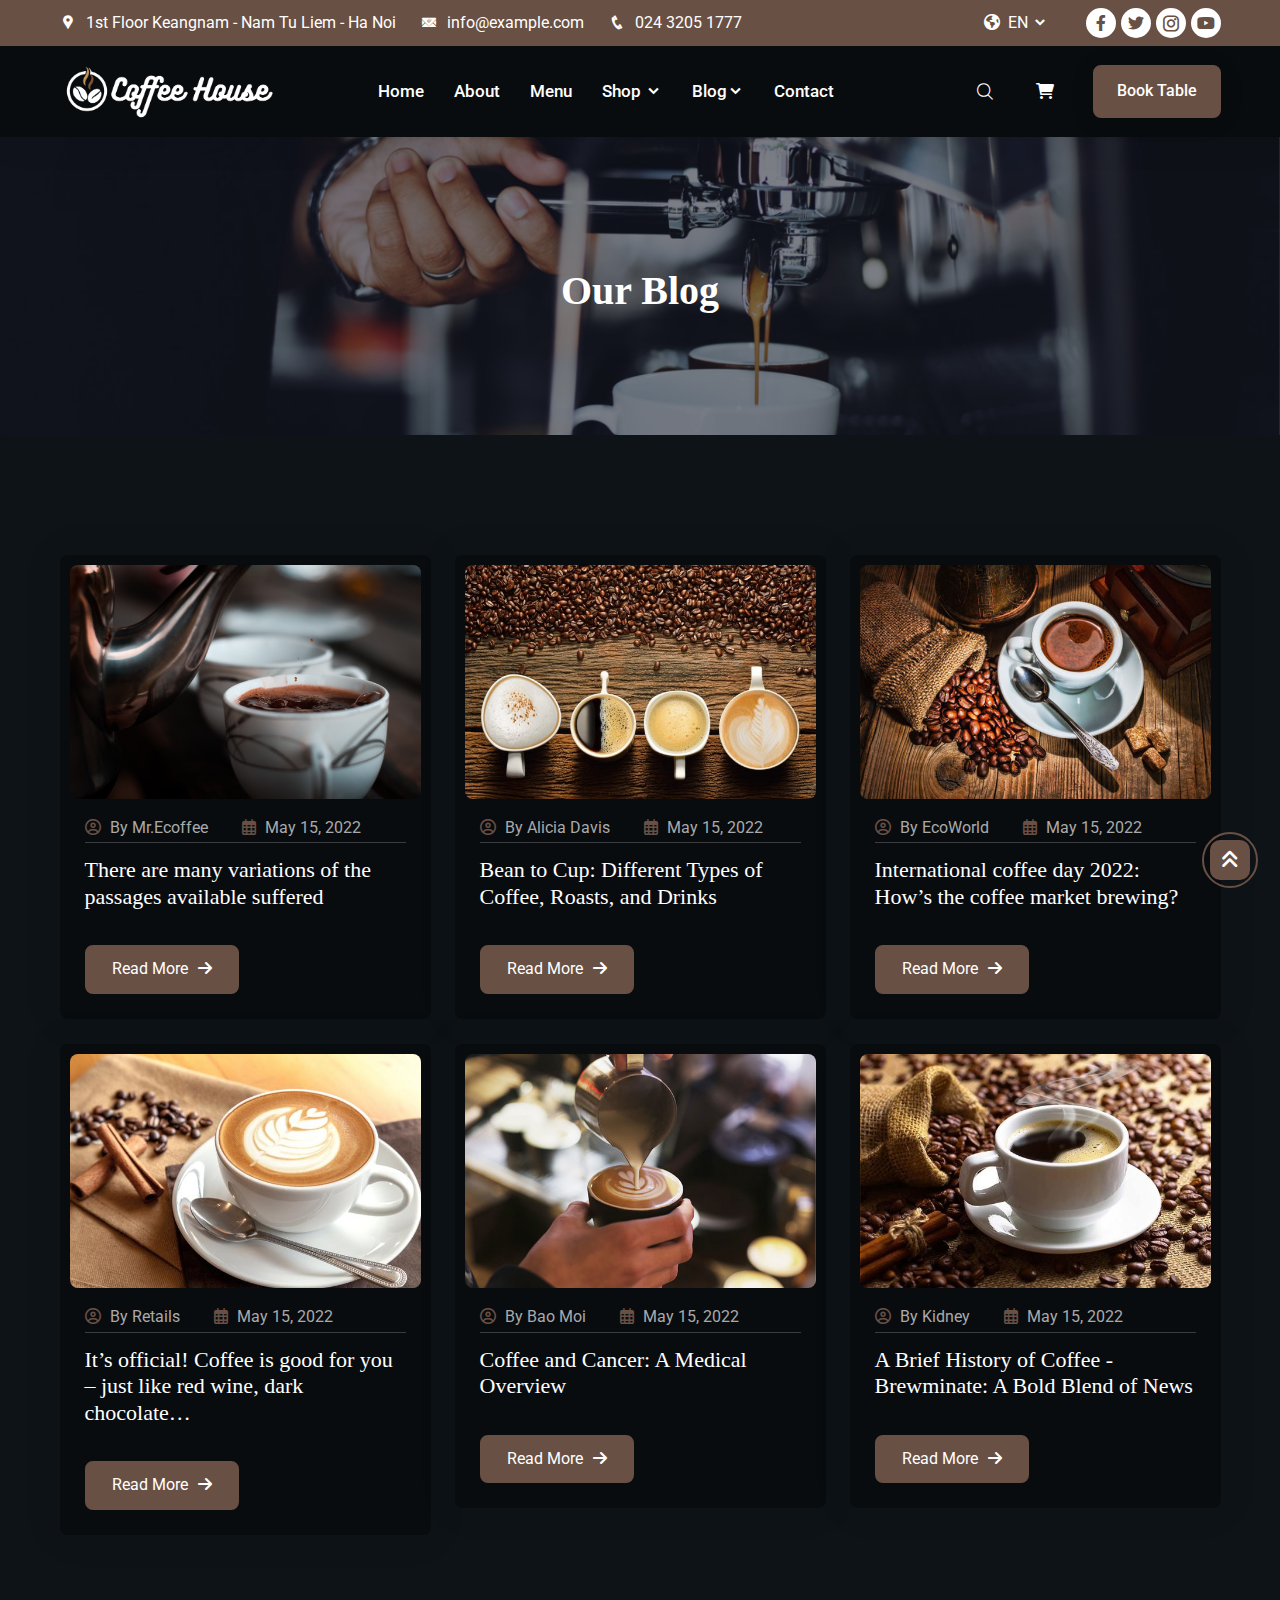
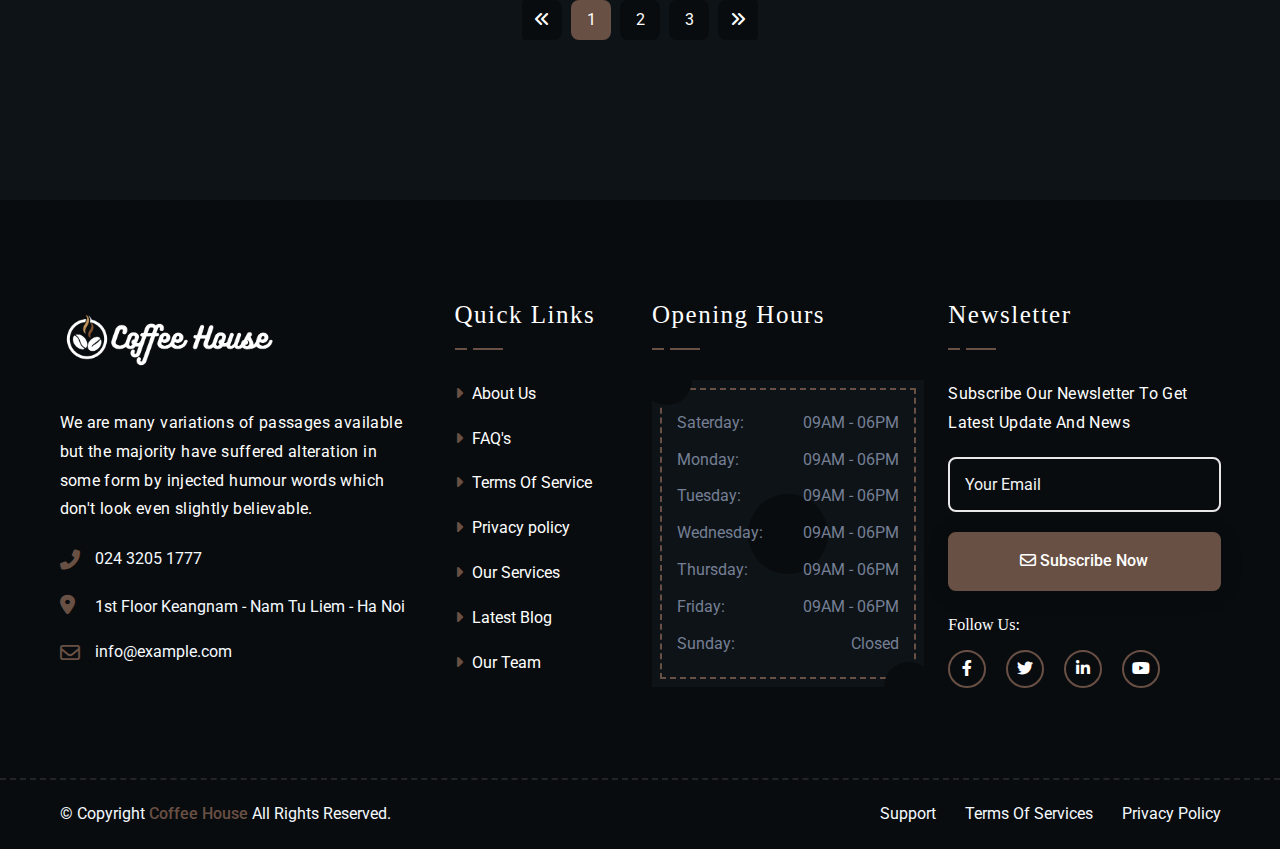
<file: blog.html>
<!DOCTYPE html>
<html lang="en">

<head>
    <meta charset="UTF-8">
    <meta http-equiv="X-UA-Compatible" content="IE=edge">
    <meta name="viewport" content="width=device-width, initial-scale=1.0">
    <title>Coffee House</title>
    <link rel="icon" type="image/x-icon" href="assets/images_icon/logo/logo1.png">

    <link rel="stylesheet" href="assets/fonts/icofont/icofont.css ">
    <link rel="stylesheet" href="assets/fonts/fontawesome/css/all.css">
    <link rel="stylesheet" href="assets/bootstrap/bootstrap.min.css">
    <link rel="stylesheet" href="assets/css/owl.carousel.min.css">
    <link rel="stylesheet" href="assets/css/animate.min.css">
    <link rel="stylesheet" href="assets/css/magnific-popup.min.css">
    <link rel="stylesheet" href="assets/css/flexslider.css">
    <link rel="stylesheet" href="assets/css/style.css">
</head>

<body>
    <div class="header">
        <div class="header-top">
            <div class="container">
                <div class="header-top-wrapper">
                    <div class="header-top-left">
                        <ul>
                            <li><a href="#">
                                    <i class="icofont-google-map"></i>1st Floor Keangnam - Nam Tu
                                    Liem - Ha Noi</a></li>
                            <li><a href="#">
                                    <i class="icofont-email"></i>info@example.com</a></li>
                            <li><a href="#">
                                    <i class="icofont-phone"></i>024 3205 1777</a></li>
                        </ul>
                    </div>
                    <div class="header-top-right">
                        <div class="header-top-lang">
                            <div class="dropdown">
                                <button type="button" id="lang" data-bs-toggle="dropdown" aria-expanded="false">
                                    <i class="fa-solid fa-earth-americas"></i>EN <i class="icofont-simple-down"></i>
                                </button>
                                <ul class="dropdown-menu" aria-labelledby="lang">
                                    <li>
                                        <a class="dropdown-item" href="#">
                                            <img src="./assets/images_icon/language/english.png" alt=""> English
                                        </a>
                                    </li>
                                    <li>
                                        <a class="dropdown-item" href="#">
                                            <img src="./assets/images_icon/language/vietnam.png" alt=""> VietNam
                                        </a>
                                    </li>
                                </ul>
                            </div>
                        </div>
                        <div class="header-top-social">
                            <a href="#"><i class="fab fa-facebook-f"></i></a>
                            <a href="#"><i class="fab fa-twitter"></i></a>
                            <a href="#"><i class="icofont-instagram"></i></a>
                            <a href="#"><i class="fab fa-youtube"></i></a>
                        </div>
                    </div>
                </div>
            </div>
        </div>

        <div class="main-navigation">
            <nav class="navbar navbar-expand-lg">
                <div class="container">
                    <a class="navbar-brand" href="index.html">
                        <img src="./assets/images_icon/logo/brand.png" alt="logo">
                    </a>
                    <div class="mobile-menu-right">
                        <div class="mobile-menu-list">
                            <a href="#" class="mobile-menu-link search-box-outer"><i class="icofont-search"></i></a>
                            <a href="#" class="mobile-menu-link"><i class="fa-sharp fa-solid fa-cart-shopping"></i>
                        </div>
                        <button class="navbar-toggler" type="button" data-bs-toggle="collapse"
                            data-bs-target="#main_nav" aria-expanded="false" aria-label="Toggle navigation">
                            <span class="navbar-toggler-icon"><i class="fa-solid fa-bars-staggered"></i></span>
                        </button>
                    </div>
                    <div class="collapse navbar-collapse" id="main_nav">
                        <ul class="navbar-nav">
                            <li class="nav-item"><a class="nav-link" href="index.html">Home</a></li>
                            <li class="nav-item"><a class="nav-link" href="about.html">About</a></li>
                            <li class="nav-item"><a class="nav-link" href="menu.html">Menu</a></li>
                            <li class="nav-item dropdown">
                                <a class="nav-link" href="#" data-bs-toggle="dropdown">Shop <i class="icofont-simple-down"></i></a>
                                <ul class="dropdown-menu fade-up">
                                    <li><a class="dropdown-item" href="shop.html">Shop</a></li>
                                    <li><a class="dropdown-item" href="shop-cart.html">Shop Cart</a></li>
                                    <li><a class="dropdown-item" href="shop-checkout.html">Shop Checkout</a></li>
                                    <li><a class="dropdown-item" href="shop-single.html">Shop Single</a></li>
                                </ul>
                            </li>
                            <li class="nav-item dropdown">
                                <a class="nav-link" href="#" data-bs-toggle="dropdown">Blog<i class="icofont-simple-down"></i></a>
                                <ul class="dropdown-menu fade-up">
                                    <li><a class="dropdown-item" href="blog.html">Blog</a></li>
                                    <li><a class="dropdown-item" href="blog-single.html">Blog Single</a></li>
                                </ul>
                            </li>                           
                            <li class="nav-item"><a class="nav-link" href="contact.html">Contact</a></li>
                        </ul>
                        <div class="header-nav-right">
                            <div class="header-nav-search">
                                <a href="#" class="header-nav-link search-box-outer"><i class="icofont-search"></i></a>
                            </div>
                            <div class="header-nav-cart">
                                <a href="shop-cart.html" class="header-nav-link"><i
                                        class="fa-sharp fa-solid fa-cart-shopping"></i></a>
                            </div>
                            <div class="header-btn">
                                <a href="#" class="theme-btn">Book Table</a>
                            </div>
                        </div>
                    </div>
                </div>
            </nav>
        </div>
    </div>

    <div class="main">
        <div class="breadcumb" style="background: url(./assets/images_icon/about_us/breadcumb.jpg);">
            <h2 class="breadcumb-title">Our Blog</h2>
        </div>
        <div class="blog py-120">
            <div class="container">
                <div class="row">
                    <div class="col-md-6 col-lg-4">
                        <div class="blog-item">
                            <div class="blog-item-img">
                                <img src="assets/images_icon/blog/our_blog/blg1.jpg" alt="Thumb">
                            </div>
                            <div class="blog-item-info">
                                <div class="blog-item-meta">
                                    <ul>
                                        <li><a href="#"><i class="far fa-user-circle"></i> By Mr.Ecoffee</a></li>
                                        <li><a href="#"><i class="far fa-calendar-alt"></i> May 15, 2022</a></li>
                                    </ul>
                                </div>
                                <h4 class="blog-title">
                                    <a href="https://ecoworld.co/business-coffee-opened-the-first-coffee-shop-in-vietnam.html">
                                        There are many variations of the passages available suffered</a>
                                </h4>
                                <a class="blog-btn" href="https://ecoworld.co/business-coffee-opened-the-first-coffee-shop-in-vietnam.html">
                                    Read More<i class="fa-sharp fa-solid fa-arrow-right"></i></a>
                            </div>
                        </div>
                    </div>
                    <div class="col-md-6 col-lg-4">
                        <div class="blog-item">
                            <div class="blog-item-img">
                                <img src="assets/images_icon/blog/our_blog/blg2.jpg" alt="Thumb">
                            </div>
                            <div class="blog-item-info">
                                <div class="blog-item-meta">
                                    <ul>
                                        <li><a href="#"><i class="far fa-user-circle"></i> By Alicia Davis</a></li>
                                        <li><a href="#"><i class="far fa-calendar-alt"></i> May 15, 2022</a></li>
                                    </ul>
                                </div>
                                <h4 class="blog-title">
                                    <a href="https://www.allrecipes.com/article/types-of-coffee/">
                                        Bean to Cup: Different Types of Coffee, Roasts, and Drinks</a>
                                </h4>
                                <a class="blog-btn" href="https://www.allrecipes.com/article/types-of-coffee/">
                                    Read More<i class="fa-sharp fa-solid fa-arrow-right"></i></a>
                            </div>
                        </div>
                    </div>
                    <div class="col-md-6 col-lg-4">
                        <div class="blog-item">
                            <div class="blog-item-img">
                                <img src="assets/images_icon/blog/our_blog/blg3.jpg" alt="Thumb">
                            </div>
                            <div class="blog-item-info">
                                <div class="blog-item-meta">
                                    <ul>
                                        <li><a href="#"><i class="far fa-user-circle"></i> By EcoWorld</a></li>
                                        <li><a href="#"><i class="far fa-calendar-alt"></i> May 15, 2022</a></li>
                                    </ul>
                                </div>
                                <h4 class="blog-title">
                                    <a href="https://retail.economictimes.indiatimes.com/news/food-entertainment/food-services/international-coffee-day-2022-hows-the-coffee-market-brewing-for-tea-loving-india/94574753">
                                        International coffee day 2022: How’s the coffee market brewing?
                                </h4>
                                <a class="blog-btn" href="https://retail.economictimes.indiatimes.com/news/food-entertainment/food-services/international-coffee-day-2022-hows-the-coffee-market-brewing-for-tea-loving-india/94574753">
                                    Read More<i class="fa-sharp fa-solid fa-arrow-right"></i></a>
                            </div>
                        </div>
                    </div>
                    <div class="col-md-6 col-lg-4">
                        <div class="blog-item">
                            <div class="blog-item-img">
                                <img src="assets/images_icon/blog/our_blog/blg4.jpg" alt="Thumb">
                            </div>
                            <div class="blog-item-info">
                                <div class="blog-item-meta">
                                    <ul>
                                        <li><a href="#"><i class="far fa-user-circle"></i> By Retails</a></li>
                                        <li><a href="#"><i class="far fa-calendar-alt"></i> May 15, 2022</a></li>
                                    </ul>
                                </div>
                                <h4 class="blog-title">
                                    <a href="https://www.theguardian.com/food/2022/sep/27/its-official-coffee-is-good-for-you-just-like-red-wine-dark-chocolate-beer">
                                        It’s official! Coffee is good for you – just like red wine, dark chocolate…</a>
                                </h4>
                                <a class="blog-btn" href="https://www.theguardian.com/food/2022/sep/27/its-official-coffee-is-good-for-you-just-like-red-wine-dark-chocolate-beer">
                                    Read More<i class="fa-sharp fa-solid fa-arrow-right"></i></a>
                            </div>
                        </div>
                    </div>
                    <div class="col-md-6 col-lg-4">
                        <div class="blog-item">
                            <div class="blog-item-img">
                                <img src="assets/images_icon/blog/our_blog/blg5.jpg" alt="Thumb">
                            </div>
                            <div class="blog-item-info">
                                <div class="blog-item-meta">
                                    <ul>
                                        <li><a href="#"><i class="far fa-user-circle"></i> By Bao Moi</a></li>
                                        <li><a href="#"><i class="far fa-calendar-alt"></i> May 15, 2022</a></li>
                                    </ul>
                                </div>
                                <h4 class="blog-title">
                                    <a href="https://www.medicalnewstoday.com/articles/322649">
                                        Coffee and Cancer: A Medical Overview</a>
                                </h4>
                                <a class="blog-btn" href="https://www.medicalnewstoday.com/articles/322649">
                                    Read More<i class="fa-sharp fa-solid fa-arrow-right"></i></a>
                            </div>
                        </div>
                    </div>
                    <div class="col-md-6 col-lg-4">
                        <div class="blog-item">
                            <div class="blog-item-img">
                                <img src="assets/images_icon/blog/our_blog/blg6.jpg" alt="Thumb">
                            </div>
                            <div class="blog-item-info">
                                <div class="blog-item-meta">
                                    <ul>
                                        <li><a href="#"><i class="far fa-user-circle"></i> By Kidney</a></li>
                                        <li><a href="#"><i class="far fa-calendar-alt"></i> May 15, 2022</a></li>
                                    </ul>
                                </div>
                                <h4 class="blog-title">
                                    <a href="https://brewminate.com/a-brief-history-of-coffee/">
                                        A Brief History of Coffee - Brewminate: A Bold Blend of News</a>
                                </h4>
                                <a class="blog-btn" href="https://brewminate.com/a-brief-history-of-coffee/">
                                    Read More<i class="fa-sharp fa-solid fa-arrow-right"></i></a>
                            </div>
                        </div>
                    </div>
                </div>

                <div class="pagination-area">
                    <div aria-label="Page navigation example">
                        <ul class="pagination">
                            <li class="page-item">
                                <a class="page-link" href="#" aria-label="Previous">
                                    <span aria-hidden="true"><i class="fa-sharp fa-solid fa-angles-left"></i></span>
                                </a>
                            </li>
                            <li class="page-item active"><a class="page-link" href="#">1</a></li>
                            <li class="page-item"><a class="page-link" href="#">2</a></li>
                            <li class="page-item"><a class="page-link" href="#">3</a></li>
                            <li class="page-item">
                                <a class="page-link" href="#" aria-label="Next">
                                    <span aria-hidden="true"><i class="fa-sharp fa-solid fa-angles-right"></i></span>
                                </a>
                            </li>
                        </ul>
                    </div>
                </div>
            </div>
        </div>
    </div>

    <div class="footer">
        <div class="footer-widget">
            <div class="container">
                <div class="row footer-wrapper pt-100 pb-70">
                    <div class="col-md-6 col-lg-4">
                        <div class="footer-box about">
                            <a href="#" class="footer-logo">
                                <img src="./assets/images_icon/logo/brand.png" alt="">
                            </a>
                            <p class="mb-20">
                                We are many variations of passages available but the majority have suffered
                                alteration
                                in some form by injected humour words which don't look even slightly believable.
                            </p>
                            <ul class="footer-contact">
                                <li><a href="tel: +21236547898"><i class="fa-solid fa-phone-flip"></i>024 3205 1777</a>
                                </li>
                                <li><i class="fa-sharp fa-solid fa-location-dot"></i>1st Floor Keangnam - Nam Tu Liem -
                                    Ha Noi
                                </li>
                                <li><a href="/cdn-cgi/l/email-protection#234a4d454c63465b424e534f460d404c4e">
                                        <i class="far fa-envelope"></i><span class="__cf_email__"
                                            data-cfemail="70191e161f301508111d001c155e131f1d">info@example.com</span></a>
                                </li>
                            </ul>
                        </div>
                    </div>
                    <div class="col-md-6 col-lg-2">
                        <div class="footer-box list">
                            <h4 class="footer-title">Quick Links</h4>
                            <ul class="footer-list">
                                <li><a href="#"><i class="fas fa-caret-right"></i> About Us</a></li>
                                <li><a href="#"><i class="fas fa-caret-right"></i> FAQ's</a></li>
                                <li><a href="#"><i class="fas fa-caret-right"></i> Terms Of Service</a></li>
                                <li><a href="#"><i class="fas fa-caret-right"></i> Privacy policy</a></li>
                                <li><a href="#"><i class="fas fa-caret-right"></i> Our Services</a></li>
                                <li><a href="#"><i class="fas fa-caret-right"></i> Latest Blog</a></li>
                                <li><a href="#"><i class="fas fa-caret-right"></i> Our Team</a></li>
                            </ul>
                        </div>
                    </div>
                    <div class="col-md-6 col-lg-3">
                        <div class="footer-box list">
                            <h4 class="footer-title">Opening Hours</h4>
                            <div class="footer-opening-hour">
                                <div class="opening-shape-1"></div>
                                <div class="opening-shape-2"></div>
                                <div class="opening-shape-3"></div>
                                <ul>
                                    <li><span class="day">Saterday:</span><span class="time">09AM - 06PM</span></li>
                                    <li><span class="day">Monday:</span><span class="time">09AM - 06PM</span></li>
                                    <li><span class="day">Tuesday:</span><span class="time">09AM - 06PM</span></li>
                                    <li><span class="day">Wednesday:</span><span class="time">09AM - 06PM</span>
                                    </li>
                                    <li><span class="day">Thursday:</span><span class="time">09AM - 06PM</span></li>
                                    <li><span class="day">Friday:</span><span class="time">09AM - 06PM</span></li>
                                    <li><span class="day">Sunday:</span><span class="closed">Closed</span></li>
                                </ul>
                            </div>
                        </div>
                    </div>
                    <div class="col-md-6 col-lg-3">
                        <div class="footer-box list">
                            <h4 class="footer-title">Newsletter</h4>
                            <div class="footer-newsletter">
                                <p>Subscribe Our Newsletter To Get Latest Update And News</p>
                                <div class="subscribe-form">
                                    <form action="#">
                                        <input type="email" class="form-control" placeholder="Your Email">
                                        <button class="theme-btn" type="submit">
                                            <span class="far fa-envelope"></span> Subscribe Now
                                        </button>
                                    </form>
                                </div>
                                <div class="mt-4">
                                    <h6 class="text-white mb-3">Follow Us:</h6>
                                    <ul class="footer-social mt-1">
                                        <li><a href="#"><i class="fab fa-facebook-f"></i></a></li>
                                        <li><a href="#"><i class="fab fa-twitter"></i></a></li>
                                        <li><a href="#"><i class="fab fa-linkedin-in"></i></a></li>
                                        <li><a href="#"><i class="fab fa-youtube"></i></a></li>
                                    </ul>
                                </div>
                            </div>
                        </div>
                    </div>
                </div>
            </div>
        </div>
        <div class="copyright">
            <div class="container">
                <div class="row">
                    <div class="col-lg-6 align-self-center">
                        <p class="copyright-text">
                            &copy; Copyright<span id="date"></span><a href="#"> Coffee House </a> All Rights Reserved.
                        </p>
                    </div>
                    <div class="col-lg-6 align-self-center">
                        <ul class="footer-menu">
                            <li><a href="#">Support</a></li>
                            <li><a href="#">Terms Of Services</a></li>
                            <li><a href="#">Privacy Policy</a></li>
                        </ul>
                    </div>
                </div>
            </div>
        </div>
    </div>
    <a href="#" id="scroll-top"><i class="fa-sharp fa-solid fa-angles-up"></i></a>

    <script src="assets/js/jquery-3.6.0.min.js"></script>
    <script src="assets/js/bootstrap.bundle.min.js"></script>
    <script src="assets/js/owl.carousel.min.js"></script>
    <script src="assets/js/counter-up.js"></script>
    <script src="assets/js/wow.min.js"></script>
    <script src="assets/js/counter-up.js"></script>
    <script src="assets/js/imagesloaded.pkgd.min.js"></script>
    <script src="assets/js/jquery.magnific-popup.min.js"></script>
    <script src="assets/js/modernizr.min.js"></script>
    <script src="assets/js/jquery.flexslider.js"></script>
    <script src="assets/js/jquery.easing.min.js"></script>
    <script src="assets/js/jquery.appear.min.js"></script>
    <script src="assets/js/main.js"></script>

</body>

</html>
</file>
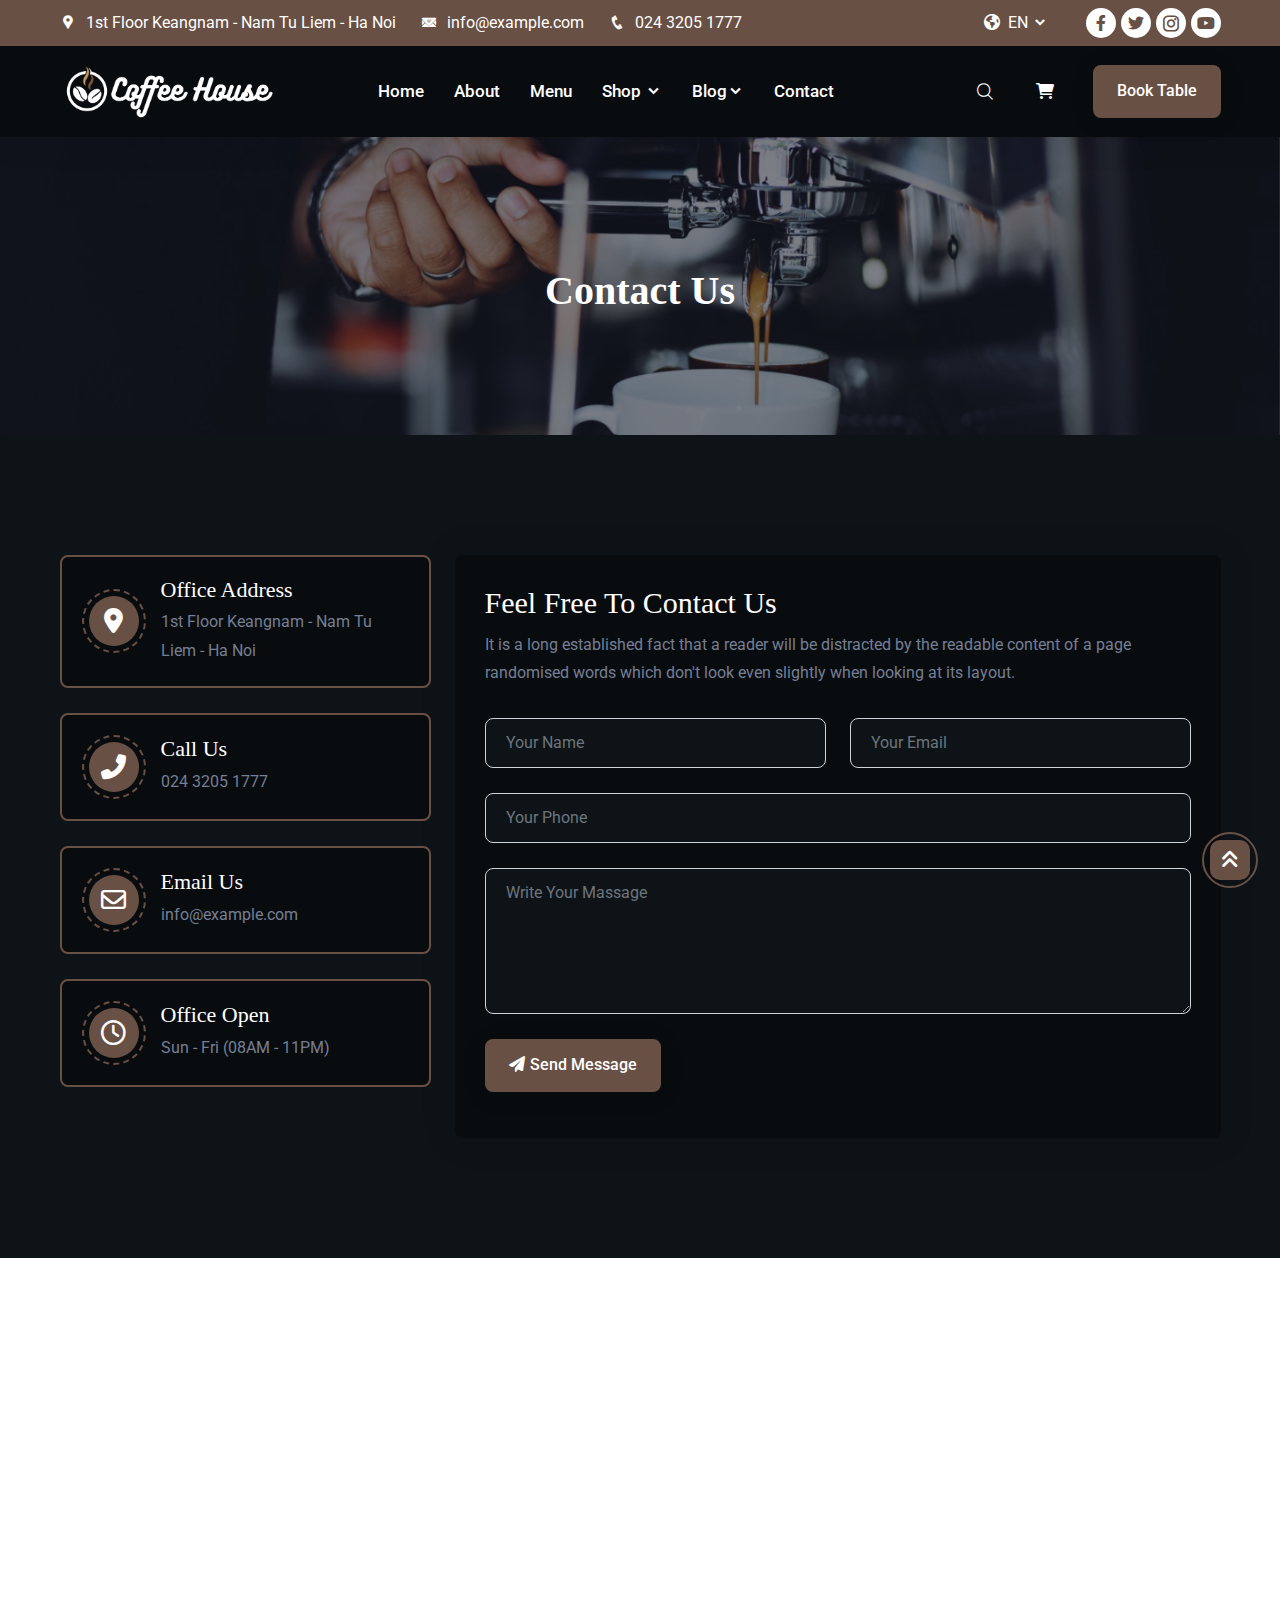
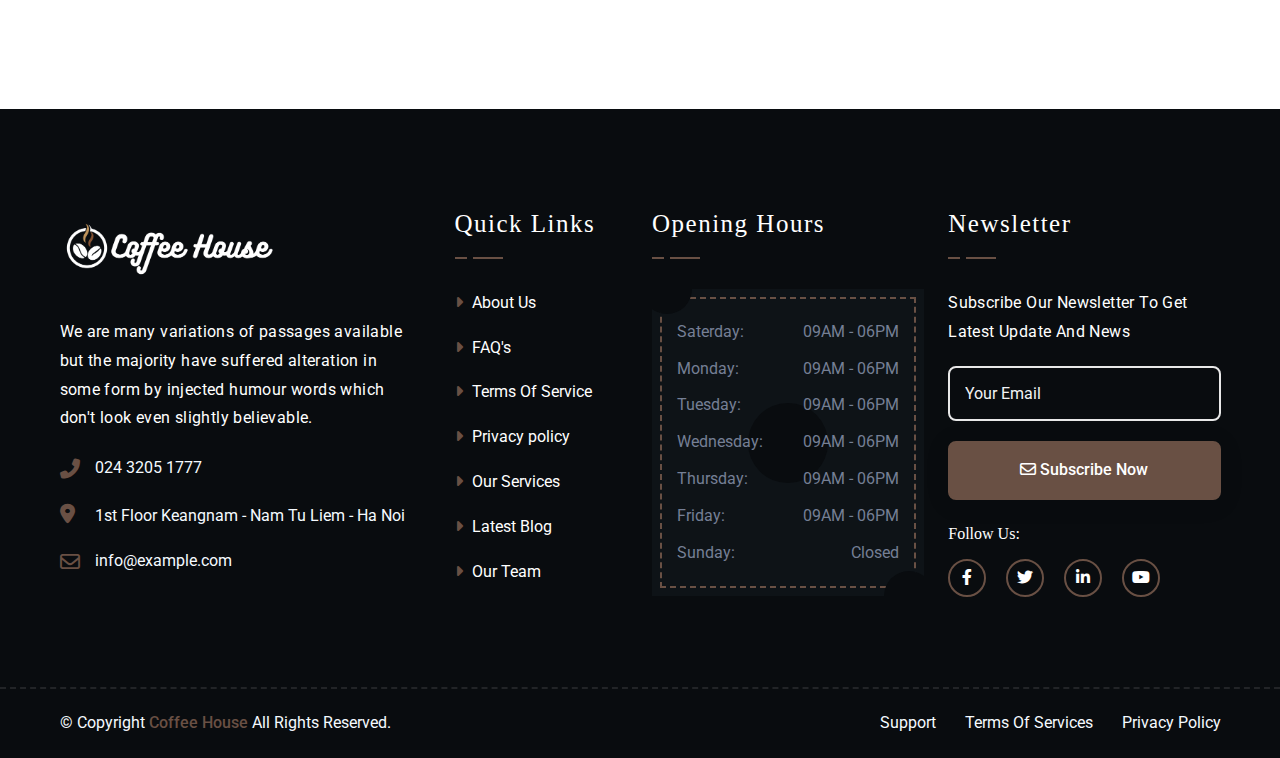
<file: contact.html>
<!DOCTYPE html>
<html lang="en">

<head>
    <meta charset="UTF-8">
    <meta http-equiv="X-UA-Compatible" content="IE=edge">
    <meta name="viewport" content="width=device-width, initial-scale=1.0">
    <title>Coffee House</title>
    <link rel="icon" type="image/x-icon" href="assets/images_icon/logo/logo1.png">

    <link rel="stylesheet" href="assets/fonts/icofont/icofont.css ">
    <link rel="stylesheet" href="assets/fonts/fontawesome/css/all.css">
    <link rel="stylesheet" href="assets/bootstrap/bootstrap.min.css">
    <link rel="stylesheet" href="assets/css/style.css">
</head>

<body>
    <div class="header">
        <div class="header-top">
            <div class="container">
                <div class="header-top-wrapper">
                    <div class="header-top-left">
                        <ul>
                            <li><a href="#">
                                    <i class="icofont-google-map"></i>1st Floor Keangnam - Nam Tu
                                    Liem - Ha Noi</a></li>
                            <li><a href="#">
                                    <i class="icofont-email"></i>info@example.com</a></li>
                            <li><a href="#">
                                    <i class="icofont-phone"></i>024 3205 1777</a></li>
                        </ul>
                    </div>
                    <div class="header-top-right">
                        <div class="header-top-lang">
                            <div class="dropdown">
                                <button type="button" id="lang" data-bs-toggle="dropdown" aria-expanded="false">
                                    <i class="fa-solid fa-earth-americas"></i>EN <i class="icofont-simple-down"></i>
                                </button>
                                <ul class="dropdown-menu" aria-labelledby="lang">
                                    <li>
                                        <a class="dropdown-item" href="#">
                                            <img src="./assets/images_icon/language/english.png" alt=""> English
                                        </a>
                                    </li>
                                    <li>
                                        <a class="dropdown-item" href="#">
                                            <img src="./assets/images_icon/language/vietnam.png" alt=""> VietNam
                                        </a>
                                    </li>
                                </ul>
                            </div>
                        </div>
                        <div class="header-top-social">
                            <a href="#"><i class="fab fa-facebook-f"></i></a>
                            <a href="#"><i class="fab fa-twitter"></i></a>
                            <a href="#"><i class="icofont-instagram"></i></a>
                            <a href="#"><i class="fab fa-youtube"></i></a>
                        </div>
                    </div>
                </div>
            </div>
        </div>

        <div class="main-navigation">
            <nav class="navbar navbar-expand-lg">
                <div class="container">
                    <a class="navbar-brand" href="index.html">
                        <img src="./assets/images_icon/logo/brand.png" alt="logo">
                    </a>
                    <div class="mobile-menu-right">
                        <div class="mobile-menu-list">
                            <a href="#" class="mobile-menu-link search-box-outer"><i class="icofont-search"></i></a>
                            <a href="#" class="mobile-menu-link"><i class="fa-sharp fa-solid fa-cart-shopping"></i>
                        </div>
                        <button class="navbar-toggler" type="button" data-bs-toggle="collapse"
                            data-bs-target="#main_nav" aria-expanded="false" aria-label="Toggle navigation">
                            <span class="navbar-toggler-icon"><i class="fa-solid fa-bars-staggered"></i></span>
                        </button>
                    </div>
                    <div class="collapse navbar-collapse" id="main_nav">
                        <ul class="navbar-nav">
                            <li class="nav-item"><a class="nav-link" href="index.html">Home</a></li>
                            <li class="nav-item"><a class="nav-link" href="about.html">About</a></li>
                            <li class="nav-item"><a class="nav-link" href="menu.html">Menu</a></li>
                            <li class="nav-item dropdown">
                                <a class="nav-link" href="#" data-bs-toggle="dropdown">Shop <i
                                        class="icofont-simple-down"></i></a>
                                <ul class="dropdown-menu fade-up">
                                    <li><a class="dropdown-item" href="shop.html">Shop</a></li>
                                    <li><a class="dropdown-item" href="shop-cart.html">Shop Cart</a></li>
                                    <li><a class="dropdown-item" href="shop-checkout.html">Shop Checkout</a></li>
                                    <li><a class="dropdown-item" href="shop-single.html">Shop Single</a></li>
                                </ul>
                            </li>
                            <li class="nav-item dropdown">
                                <a class="nav-link" href="#" data-bs-toggle="dropdown">Blog<i class="icofont-simple-down"></i></a>
                                <ul class="dropdown-menu fade-up">
                                    <li><a class="dropdown-item" href="blog.html">Blog</a></li>
                                    <li><a class="dropdown-item" href="blog-single.html">Blog Single</a></li>
                                </ul>
                            </li> 
                            <li class="nav-item"><a class="nav-link" href="contact.html">Contact</a></li>
                        </ul>
                        <div class="header-nav-right">
                            <div class="header-nav-search">
                                <a href="#" class="header-nav-link search-box-outer"><i class="icofont-search"></i></a>
                            </div>
                            <div class="header-nav-cart">
                                <a href="shop-cart.html" class="header-nav-link"><i
                                        class="fa-sharp fa-solid fa-cart-shopping"></i></a>
                            </div>
                            <div class="header-btn">
                                <a href="#" class="theme-btn">Book Table</a>
                            </div>
                        </div>
                    </div>
                </div>
            </nav>
        </div>
    </div>

    <div class="main">
        <div class="breadcumb" style="background: url(./assets/images_icon/about_us/breadcumb.jpg);">
            <h2 class="breadcumb-title">Contact Us</h2>
        </div>
        <div class="contact py-120">
            <div class="container">
                <div class="contact-wrapper">
                    <div class="row">
                        <div class="col-lg-4">
                            <div class="contact-content">
                                <div class="contact-info">
                                    <div class="contact-icon">
                                        <i class="fa-sharp fa-solid fa-location-dot"></i>
                                    </div>
                                    <div class="contact-info-content">
                                        <h5>Office Address</h5>
                                        <p>1st Floor Keangnam - Nam Tu Liem - Ha Noi</p>
                                    </div>
                                </div>
                                <div class="contact-info">
                                    <div class="contact-icon">
                                        <i class="fa-solid fa-phone-flip"></i>
                                    </div>
                                    <div class="contact-info-content">
                                        <h5>Call Us</h5>
                                        <p>024 3205 1777</p>
                                    </div>
                                </div>
                                <div class="contact-info">
                                    <div class="contact-icon">
                                        <i class="far fa-envelope"></i>
                                    </div>
                                    <div class="contact-info-content">
                                        <h5>Email Us</h5>
                                        <p><a href="/cdn-cgi/l/email-protection" class="__cf_email__"
                                                data-cfemail="d7beb9b1b897b2afb6baa7bbb2f9b4b8ba">info@example.com</a>
                                        </p>
                                    </div>
                                </div>
                                <div class="contact-info">
                                    <div class="contact-icon">
                                        <i class="fa-regular fa-clock"></i>
                                    </div>
                                    <div class="contact-info-content">
                                        <h5>Office Open</h5>
                                        <p>Sun - Fri (08AM - 11PM)</p>
                                    </div>
                                </div>
                            </div>
                        </div>
                        <div class="col-lg-8 align-self-center">
                            <div class="contact-form">
                                <div class="contact-header">
                                    <h2>Feel Free To Contact Us</h2>
                                    <p>It is a long established fact that a reader will be distracted by the readable
                                        content of a page randomised words which don't look even slightly when looking
                                        at its layout. </p>
                                </div>
                                <form action="" id="contact-form">
                                    <div class="row">
                                        <div class="col-md-6">
                                            <div class="form-group">
                                                <input type="text" class="form-control" name="name"
                                                    placeholder="Your Name" required>
                                            </div>
                                        </div>
                                        <div class="col-md-6">
                                            <div class="form-group">
                                                <input type="text" class="form-control" name="email"
                                                    placeholder="Your Email" required>
                                            </div>
                                        </div>
                                    </div>
                                    <div class="form-group">
                                        <input type="text" class="form-control" name="phone" placeholder="Your Phone"
                                            required>
                                    </div>
                                    <div class="form-group">
                                        <textarea name="message" class="form-control" cols="30" rows="5"
                                            placeholder="Write Your Massage"></textarea>
                                    </div>
                                    <button type="submit" class="theme-btn"><i class="fa-sharp fa-solid fa-paper-plane"></i>Send Message</button>
                                    <div class="col-md-12 mt-3">
                                        <div class="form-messege text-success"></div>
                                    </div>
                                </form>
                            </div>

                        </div>
                    </div>
                </div>
            </div>
        </div>
        <div class="contact-map">
            <iframe
                src="https://www.google.com/maps/embed?pb=!1m18!1m12!1m3!1d3724.362362987847!2d105.78199041502545!3d21.018182186004097!2m3!1f0!2f0!3f0!3m2!1i1024!2i768!4f13.1!3m3!1m2!1s0x313454ab43c0c4db%3A0xdb6effebd6991106!2sKeangnam%20Landmark%20Tower!5e0!3m2!1svi!2s!4v1665634727985!5m2!1svi!2s"
                style="border:0;" allowfullscreen="" loading="lazy"></iframe>
        </div>
    </div>

    <div class="footer">
        <div class="footer-widget">
            <div class="container">
                <div class="row footer-wrapper pt-100 pb-70">
                    <div class="col-md-6 col-lg-4">
                        <div class="footer-box about">
                            <a href="#" class="footer-logo">
                                <img src="./assets/images_icon/logo/brand.png" alt="">
                            </a>
                            <p class="mb-20">
                                We are many variations of passages available but the majority have suffered
                                alteration
                                in some form by injected humour words which don't look even slightly believable.
                            </p>
                            <ul class="footer-contact">
                                <li><a href="tel: +21236547898"><i class="fa-solid fa-phone-flip"></i>024 3205 1777</a>
                                </li>
                                <li><i class="fa-sharp fa-solid fa-location-dot"></i>1st Floor Keangnam - Nam Tu Liem -
                                    Ha Noi
                                </li>
                                <li><a href="/cdn-cgi/l/email-protection#234a4d454c63465b424e534f460d404c4e">
                                        <i class="far fa-envelope"></i><span class="__cf_email__"
                                            data-cfemail="70191e161f301508111d001c155e131f1d">info@example.com</span></a>
                                </li>
                            </ul>
                        </div>
                    </div>
                    <div class="col-md-6 col-lg-2">
                        <div class="footer-box list">
                            <h4 class="footer-title">Quick Links</h4>
                            <ul class="footer-list">
                                <li><a href="#"><i class="fas fa-caret-right"></i> About Us</a></li>
                                <li><a href="#"><i class="fas fa-caret-right"></i> FAQ's</a></li>
                                <li><a href="#"><i class="fas fa-caret-right"></i> Terms Of Service</a></li>
                                <li><a href="#"><i class="fas fa-caret-right"></i> Privacy policy</a></li>
                                <li><a href="#"><i class="fas fa-caret-right"></i> Our Services</a></li>
                                <li><a href="#"><i class="fas fa-caret-right"></i> Latest Blog</a></li>
                                <li><a href="#"><i class="fas fa-caret-right"></i> Our Team</a></li>
                            </ul>
                        </div>
                    </div>
                    <div class="col-md-6 col-lg-3">
                        <div class="footer-box list">
                            <h4 class="footer-title">Opening Hours</h4>
                            <div class="footer-opening-hour">
                                <div class="opening-shape-1"></div>
                                <div class="opening-shape-2"></div>
                                <div class="opening-shape-3"></div>
                                <ul>
                                    <li><span class="day">Saterday:</span><span class="time">09AM - 06PM</span></li>
                                    <li><span class="day">Monday:</span><span class="time">09AM - 06PM</span></li>
                                    <li><span class="day">Tuesday:</span><span class="time">09AM - 06PM</span></li>
                                    <li><span class="day">Wednesday:</span><span class="time">09AM - 06PM</span>
                                    </li>
                                    <li><span class="day">Thursday:</span><span class="time">09AM - 06PM</span></li>
                                    <li><span class="day">Friday:</span><span class="time">09AM - 06PM</span></li>
                                    <li><span class="day">Sunday:</span><span class="closed">Closed</span></li>
                                </ul>
                            </div>
                        </div>
                    </div>
                    <div class="col-md-6 col-lg-3">
                        <div class="footer-box list">
                            <h4 class="footer-title">Newsletter</h4>
                            <div class="footer-newsletter">
                                <p>Subscribe Our Newsletter To Get Latest Update And News</p>
                                <div class="subscribe-form">
                                    <form action="#">
                                        <input type="email" class="form-control" placeholder="Your Email">
                                        <button class="theme-btn" type="submit">
                                            <span class="far fa-envelope"></span> Subscribe Now
                                        </button>
                                    </form>
                                </div>
                                <div class="mt-4">
                                    <h6 class="text-white mb-3">Follow Us:</h6>
                                    <ul class="footer-social mt-1">
                                        <li><a href="#"><i class="fab fa-facebook-f"></i></a></li>
                                        <li><a href="#"><i class="fab fa-twitter"></i></a></li>
                                        <li><a href="#"><i class="fab fa-linkedin-in"></i></a></li>
                                        <li><a href="#"><i class="fab fa-youtube"></i></a></li>
                                    </ul>
                                </div>
                            </div>
                        </div>
                    </div>
                </div>
            </div>
        </div>
        <div class="copyright">
            <div class="container">
                <div class="row">
                    <div class="col-lg-6 align-self-center">
                        <p class="copyright-text">
                            &copy; Copyright<span id="date"></span><a href="#"> Coffee House </a> All Rights Reserved.
                        </p>
                    </div>
                    <div class="col-lg-6 align-self-center">
                        <ul class="footer-menu">
                            <li><a href="#">Support</a></li>
                            <li><a href="#">Terms Of Services</a></li>
                            <li><a href="#">Privacy Policy</a></li>
                        </ul>
                    </div>
                </div>
            </div>
        </div>
    </div>
    <a href="#" id="scroll-top"><i class="fa-sharp fa-solid fa-angles-up"></i></a>

</body>
</file>
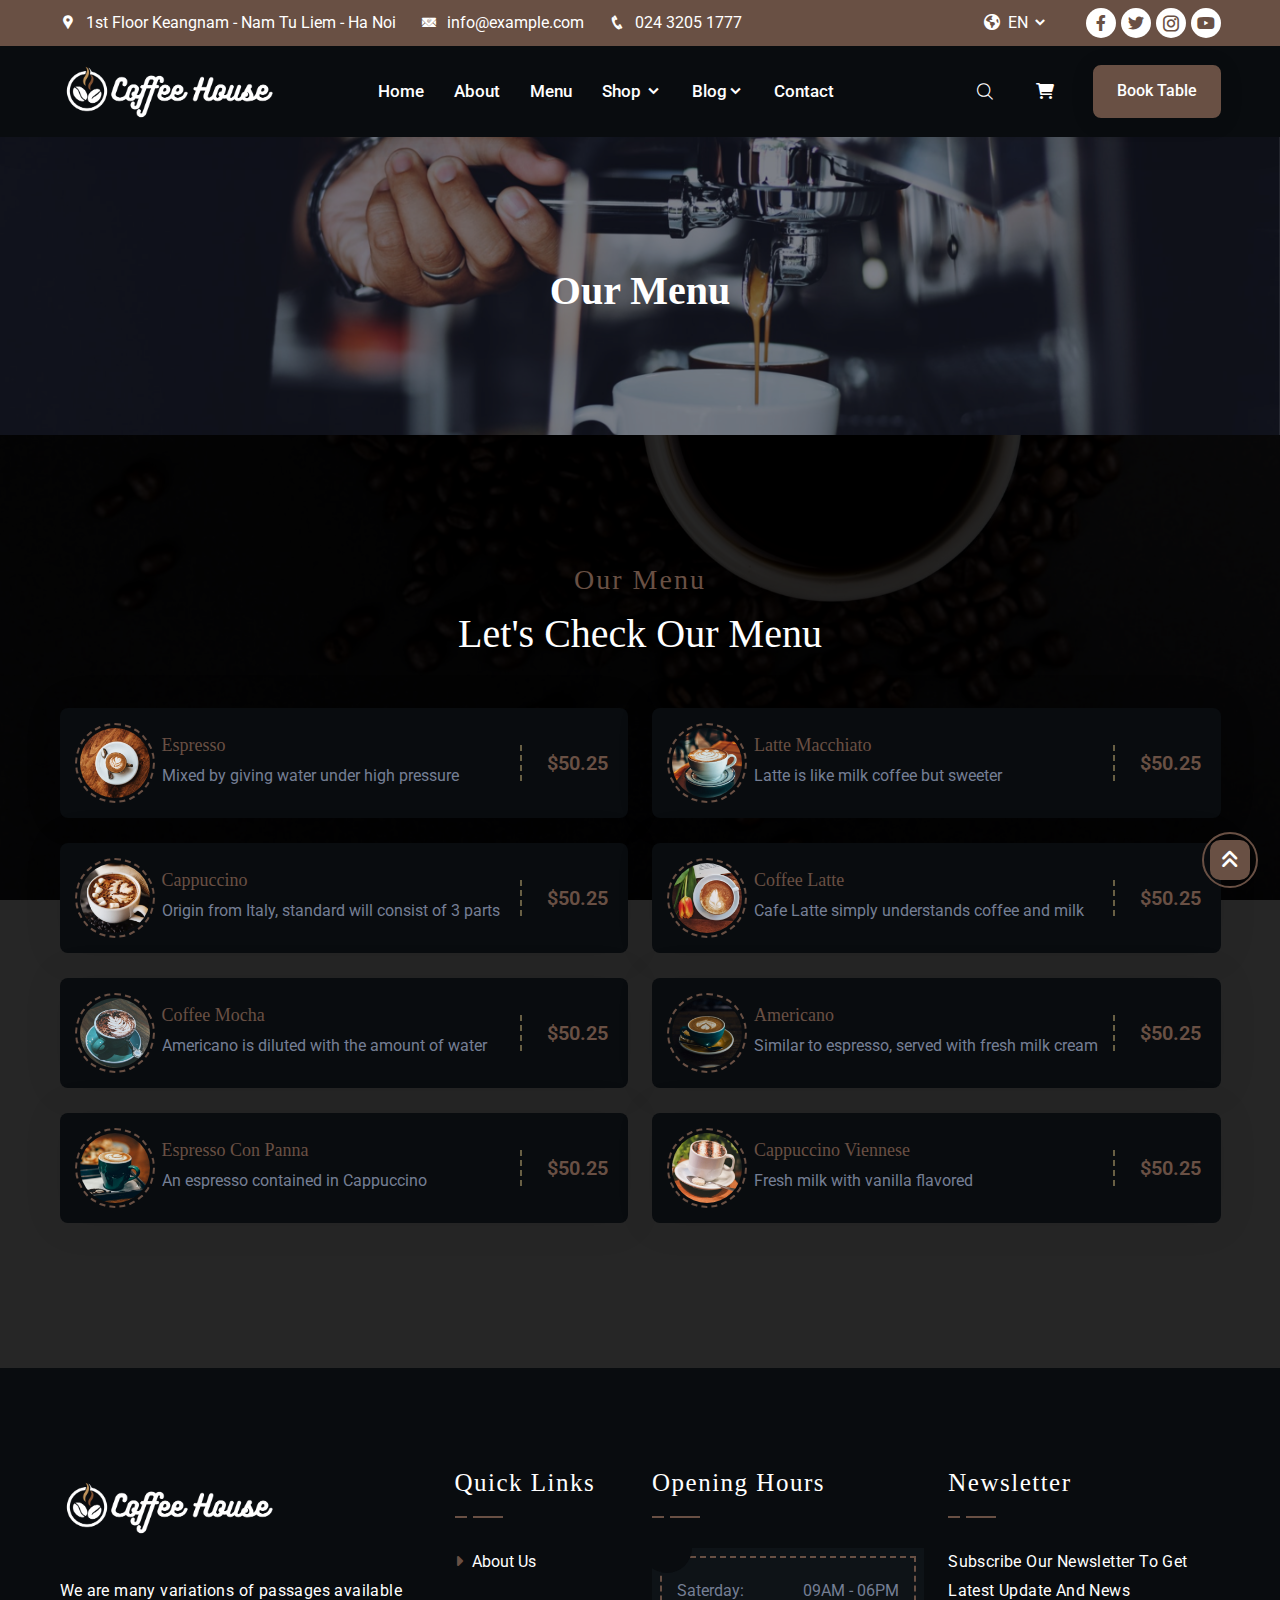
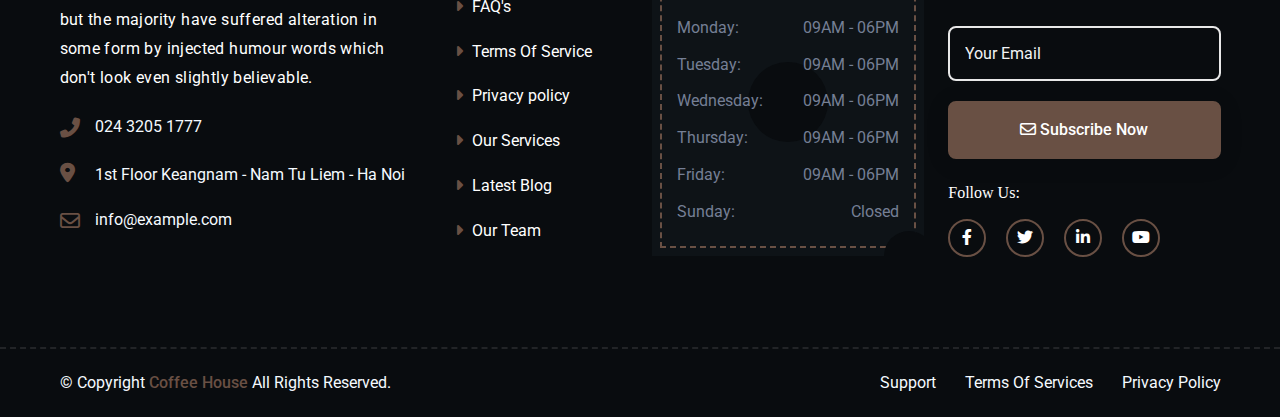
<file: menu.html>
<!DOCTYPE html>
<html lang="en">

<head>
    <meta charset="UTF-8">
    <meta http-equiv="X-UA-Compatible" content="IE=edge">
    <meta name="viewport" content="width=device-width, initial-scale=1.0">
    <title>Coffee House</title>
    <link rel="icon" type="image/x-icon" href="assets/images_icon/logo/logo1.png">

    <link rel="stylesheet" href="assets/fonts/icofont/icofont.css ">
    <link rel="stylesheet" href="assets/fonts/fontawesome/css/all.css">
    <link rel="stylesheet" href="assets/bootstrap/bootstrap.min.css">
    <link rel="stylesheet" href="assets/css/style.css">
</head>

<body>
    <div class="header">
        <div class="header-top">
            <div class="container">
                <div class="header-top-wrapper">
                    <div class="header-top-left">
                        <ul>
                            <li><a href="#">
                                    <i class="icofont-google-map"></i>1st Floor Keangnam - Nam Tu
                                    Liem - Ha Noi</a></li>
                            <li><a href="#">
                                    <i class="icofont-email"></i>info@example.com</a></li>
                            <li><a href="#">
                                    <i class="icofont-phone"></i>024 3205 1777</a></li>
                        </ul>
                    </div>
                    <div class="header-top-right">
                        <div class="header-top-lang">
                            <div class="dropdown">
                                <button type="button" id="lang" data-bs-toggle="dropdown" aria-expanded="false">
                                    <i class="fa-solid fa-earth-americas"></i>EN <i class="icofont-simple-down"></i>
                                </button>
                                <ul class="dropdown-menu" aria-labelledby="lang">
                                    <li>
                                        <a class="dropdown-item" href="#">
                                            <img src="./assets/images_icon/language/english.png" alt=""> English
                                        </a>
                                    </li>
                                    <li>
                                        <a class="dropdown-item" href="#">
                                            <img src="./assets/images_icon/language/vietnam.png" alt=""> VietNam
                                        </a>
                                    </li>
                                </ul>
                            </div>
                        </div>
                        <div class="header-top-social">
                            <a href="#"><i class="fab fa-facebook-f"></i></a>
                            <a href="#"><i class="fab fa-twitter"></i></a>
                            <a href="#"><i class="icofont-instagram"></i></a>
                            <a href="#"><i class="fab fa-youtube"></i></a>
                        </div>
                    </div>
                </div>
            </div>
        </div>

        <div class="main-navigation">
            <nav class="navbar navbar-expand-lg">
                <div class="container">
                    <a class="navbar-brand" href="index.html">
                        <img src="./assets/images_icon/logo/brand.png" alt="logo">
                    </a>
                    <div class="mobile-menu-right">
                        <div class="mobile-menu-list">
                            <a href="#" class="mobile-menu-link search-box-outer"><i class="icofont-search"></i></a>
                            <a href="#" class="mobile-menu-link"><i class="fa-sharp fa-solid fa-cart-shopping"></i>
                        </div>
                        <button class="navbar-toggler" type="button" data-bs-toggle="collapse"
                            data-bs-target="#main_nav" aria-expanded="false" aria-label="Toggle navigation">
                            <span class="navbar-toggler-icon"><i class="fa-solid fa-bars-staggered"></i></span>
                        </button>
                    </div>
                    <div class="collapse navbar-collapse" id="main_nav">
                        <ul class="navbar-nav">
                            <li class="nav-item"><a class="nav-link" href="index.html">Home</a></li>
                            <li class="nav-item"><a class="nav-link" href="about.html">About</a></li>
                            <li class="nav-item"><a class="nav-link" href="menu.html">Menu</a></li>
                            <li class="nav-item dropdown">
                                <a class="nav-link" href="#" data-bs-toggle="dropdown">Shop <i
                                        class="icofont-simple-down"></i></a>
                                <ul class="dropdown-menu fade-up">
                                    <li><a class="dropdown-item" href="shop.html">Shop</a></li>
                                    <li><a class="dropdown-item" href="shop-cart.html">Shop Cart</a></li>
                                    <li><a class="dropdown-item" href="shop-checkout.html">Shop Checkout</a></li>
                                    <li><a class="dropdown-item" href="shop-single.html">Shop Single</a></li>
                                </ul>
                            </li>
                            <li class="nav-item dropdown">
                                <a class="nav-link" href="#" data-bs-toggle="dropdown">Blog<i class="icofont-simple-down"></i></a>
                                <ul class="dropdown-menu fade-up">
                                    <li><a class="dropdown-item" href="blog.html">Blog</a></li>
                                    <li><a class="dropdown-item" href="blog-single.html">Blog Single</a></li>
                                </ul>
                            </li> 
                            <li class="nav-item"><a class="nav-link" href="contact.html">Contact</a></li>
                        </ul>
                        <div class="header-nav-right">
                            <div class="header-nav-search">
                                <a href="#" class="header-nav-link search-box-outer"><i class="icofont-search"></i></a>
                            </div>
                            <div class="header-nav-cart">
                                <a href="shop-cart.html" class="header-nav-link"><i
                                        class="fa-sharp fa-solid fa-cart-shopping"></i></a>
                            </div>
                            <div class="header-btn">
                                <a href="#" class="theme-btn">Book Table</a>
                            </div>
                        </div>
                    </div>
                </div>
            </nav>
        </div>
    </div>

    <div class="main">
        <div class="breadcumb" style="background: url(./assets/images_icon/about_us/breadcumb.jpg);">
            <h2 class="breadcumb-title">Our Menu</h2>
        </div>

        <div class="menu py-120" style="background-image: url(assets/images_icon/menu/background/bg.jpeg)">
            <div class="container">
                <div class="row">
                    <div class="col-lg-6 mx-auto">
                        <div class="text-heading text-center">
                            <span class="text-title-tagline">Our Menu</span>
                            <h2 class="text-title">Let's Check Our Menu</h2>
                        </div>
                    </div>
                </div>
                <div class="menu-content">
                    <div class="row">
                        <div class="col-lg-6">
                            <div class="menu-item">
                                <div class="menu-item-content">
                                    <div class="menu-img">
                                        <img src="./assets/images_icon/menu/list_menu/mn1.jpg" alt="">
                                    </div>
                                    <div class="menu-info">
                                        <h5>Espresso</h5>
                                        <p class="margin-btm pcolor">Mixed by giving water under high pressure</p>
                                    </div>
                                </div>
                                <div class="menu-price">$50.25</div>
                            </div>
                        </div>
                        <div class="col-lg-6">
                            <div class="menu-item">
                                <div class="menu-item-content">
                                    <div class="menu-img">
                                        <img src="./assets/images_icon/menu/list_menu/mn2.jpg" alt="">
                                    </div>
                                    <div class="menu-info">
                                        <h5>Latte Macchiato</h5>
                                        <p class="margin-btm pcolor">Latte is like milk coffee but sweeter</p>
                                    </div>
                                </div>
                                <div class="menu-price">$50.25</div>
                            </div>
                        </div>
                        <div class="col-lg-6">
                            <div class="menu-item">
                                <div class="menu-item-content">
                                    <div class="menu-img">
                                        <img src="./assets/images_icon/menu/list_menu/mn3.jpg" alt="">
                                    </div>
                                    <div class="menu-info">
                                        <h5>Cappuccino</h5>
                                        <p class="margin-btm pcolor">Origin from Italy, standard will consist of 3 parts</p>
                                    </div>
                                </div>
                                <div class="menu-price">$50.25</div>
                            </div>
                        </div>
                        <div class="col-lg-6">
                            <div class="menu-item">
                                <div class="menu-item-content">
                                    <div class="menu-img">
                                        <img src="./assets/images_icon/menu/list_menu/mn4.jpg" alt="">
                                    </div>
                                    <div class="menu-info">
                                        <h5>Coffee Latte</h5>
                                        <p class="margin-btm pcolor">Cafe Latte simply understands coffee and milk</p>
                                    </div>
                                </div>
                                <div class="menu-price">$50.25</div>
                            </div>
                        </div>
                        <div class="col-lg-6">
                            <div class="menu-item">
                                <div class="menu-item-content">
                                    <div class="menu-img">
                                        <img src="./assets/images_icon/menu/list_menu/mn5.jpg" alt="">
                                    </div>
                                    <div class="menu-info">
                                        <h5>Coffee Mocha</h5>
                                        <p class="margin-btm pcolor">Americano is diluted with the amount of water</p>
                                    </div>
                                </div>
                                <div class="menu-price">$50.25</div>
                            </div>
                        </div>
                        <div class="col-lg-6">
                            <div class="menu-item">
                                <div class="menu-item-content">
                                    <div class="menu-img">
                                        <img src="./assets/images_icon/menu/list_menu/mn6.jpg" alt="">
                                    </div>
                                    <div class="menu-info">
                                        <h5>Americano</h5>
                                        <p class="margin-btm pcolor">Similar to espresso, served with fresh milk cream</p>
                                    </div>
                                </div>
                                <div class="menu-price">$50.25</div>
                            </div>
                        </div>
                        <div class="col-lg-6">
                            <div class="menu-item">
                                <div class="menu-item-content">
                                    <div class="menu-img">
                                        <img src="./assets/images_icon/menu/list_menu/mn7.jpg" alt="">
                                    </div>
                                    <div class="menu-info">
                                        <h5>Espresso Con Panna</h5>
                                        <p class="margin-btm pcolor">An espresso contained in Cappuccino</p>
                                    </div>
                                </div>
                                <div class="menu-price">$50.25</div>
                            </div>
                        </div>
                        <div class="col-lg-6">
                            <div class="menu-item">
                                <div class="menu-item-content">
                                    <div class="menu-img">
                                        <img src="./assets/images_icon/menu/list_menu/mn8.jpg" alt="">
                                    </div>
                                    <div class="menu-info">
                                        <h5>Cappuccino Viennese</h5>
                                        <p class="margin-btm pcolor">Fresh milk with vanilla flavored</p>
                                    </div>
                                </div>
                                <div class="menu-price">$50.25</div>
                            </div>
                        </div>
                    </div>
                </div>
            </div>
        </div>
    </div>

    <div class="footer">
        <div class="footer-widget">
            <div class="container">
                <div class="row footer-wrapper pt-100 pb-70">
                    <div class="col-md-6 col-lg-4">
                        <div class="footer-box about">
                            <a href="#" class="footer-logo">
                                <img src="./assets/images_icon/logo/brand.png" alt="">
                            </a>
                            <p class="mb-20">
                                We are many variations of passages available but the majority have suffered
                                alteration
                                in some form by injected humour words which don't look even slightly believable.
                            </p>
                            <ul class="footer-contact">
                                <li><a href="tel: +21236547898"><i class="fa-solid fa-phone-flip"></i>024 3205 1777</a></li>
                                <li><i class="fa-sharp fa-solid fa-location-dot"></i>1st Floor Keangnam - Nam Tu Liem - Ha Noi
                                </li>
                                <li><a href="/cdn-cgi/l/email-protection#234a4d454c63465b424e534f460d404c4e">
                                        <i class="far fa-envelope"></i><span class="__cf_email__"
                                            data-cfemail="70191e161f301508111d001c155e131f1d">info@example.com</span></a>
                                </li>
                            </ul>
                        </div>
                    </div>
                    <div class="col-md-6 col-lg-2">
                        <div class="footer-box list">
                            <h4 class="footer-title">Quick Links</h4>
                            <ul class="footer-list">
                                <li><a href="#"><i class="fas fa-caret-right"></i> About Us</a></li>
                                <li><a href="#"><i class="fas fa-caret-right"></i> FAQ's</a></li>
                                <li><a href="#"><i class="fas fa-caret-right"></i> Terms Of Service</a></li>
                                <li><a href="#"><i class="fas fa-caret-right"></i> Privacy policy</a></li>
                                <li><a href="#"><i class="fas fa-caret-right"></i> Our Services</a></li>
                                <li><a href="#"><i class="fas fa-caret-right"></i> Latest Blog</a></li>
                                <li><a href="#"><i class="fas fa-caret-right"></i> Our Team</a></li>
                            </ul>
                        </div>
                    </div>
                    <div class="col-md-6 col-lg-3">
                        <div class="footer-box list">
                            <h4 class="footer-title">Opening Hours</h4>
                            <div class="footer-opening-hour">
                                <div class="opening-shape-1"></div>
                                <div class="opening-shape-2"></div>
                                <div class="opening-shape-3"></div>
                                <ul>
                                    <li><span class="day">Saterday:</span><span class="time">09AM - 06PM</span></li>
                                    <li><span class="day">Monday:</span><span class="time">09AM - 06PM</span></li>
                                    <li><span class="day">Tuesday:</span><span class="time">09AM - 06PM</span></li>
                                    <li><span class="day">Wednesday:</span><span class="time">09AM - 06PM</span>
                                    </li>
                                    <li><span class="day">Thursday:</span><span class="time">09AM - 06PM</span></li>
                                    <li><span class="day">Friday:</span><span class="time">09AM - 06PM</span></li>
                                    <li><span class="day">Sunday:</span><span class="closed">Closed</span></li>
                                </ul>
                            </div>
                        </div>
                    </div>
                    <div class="col-md-6 col-lg-3">
                        <div class="footer-box list">
                            <h4 class="footer-title">Newsletter</h4>
                            <div class="footer-newsletter">
                                <p>Subscribe Our Newsletter To Get Latest Update And News</p>
                                <div class="subscribe-form">
                                    <form action="#">
                                        <input type="email" class="form-control" placeholder="Your Email">
                                        <button class="theme-btn" type="submit">
                                            <span class="far fa-envelope"></span> Subscribe Now
                                        </button>
                                    </form>
                                </div>
                                <div class="mt-4">
                                    <h6 class="text-white mb-3">Follow Us:</h6>
                                    <ul class="footer-social mt-1">
                                        <li><a href="#"><i class="fab fa-facebook-f"></i></a></li>
                                        <li><a href="#"><i class="fab fa-twitter"></i></a></li>
                                        <li><a href="#"><i class="fab fa-linkedin-in"></i></a></li>
                                        <li><a href="#"><i class="fab fa-youtube"></i></a></li>
                                    </ul>
                                </div>
                            </div>
                        </div>
                    </div>
                </div>
            </div>
        </div>
        <div class="copyright">
            <div class="container">
                <div class="row">
                    <div class="col-lg-6 align-self-center">
                        <p class="copyright-text">
                            &copy; Copyright<span id="date"></span><a href="#"> Coffee House </a> All Rights Reserved.
                        </p>
                    </div>
                    <div class="col-lg-6 align-self-center">
                        <ul class="footer-menu">
                            <li><a href="#">Support</a></li>
                            <li><a href="#">Terms Of Services</a></li>
                            <li><a href="#">Privacy Policy</a></li>
                        </ul>
                    </div>
                </div>
            </div>
        </div>
    </div>
    <a href="#" id="scroll-top"><i class="fa-sharp fa-solid fa-angles-up"></i></a>


</body>

</html>
</file>
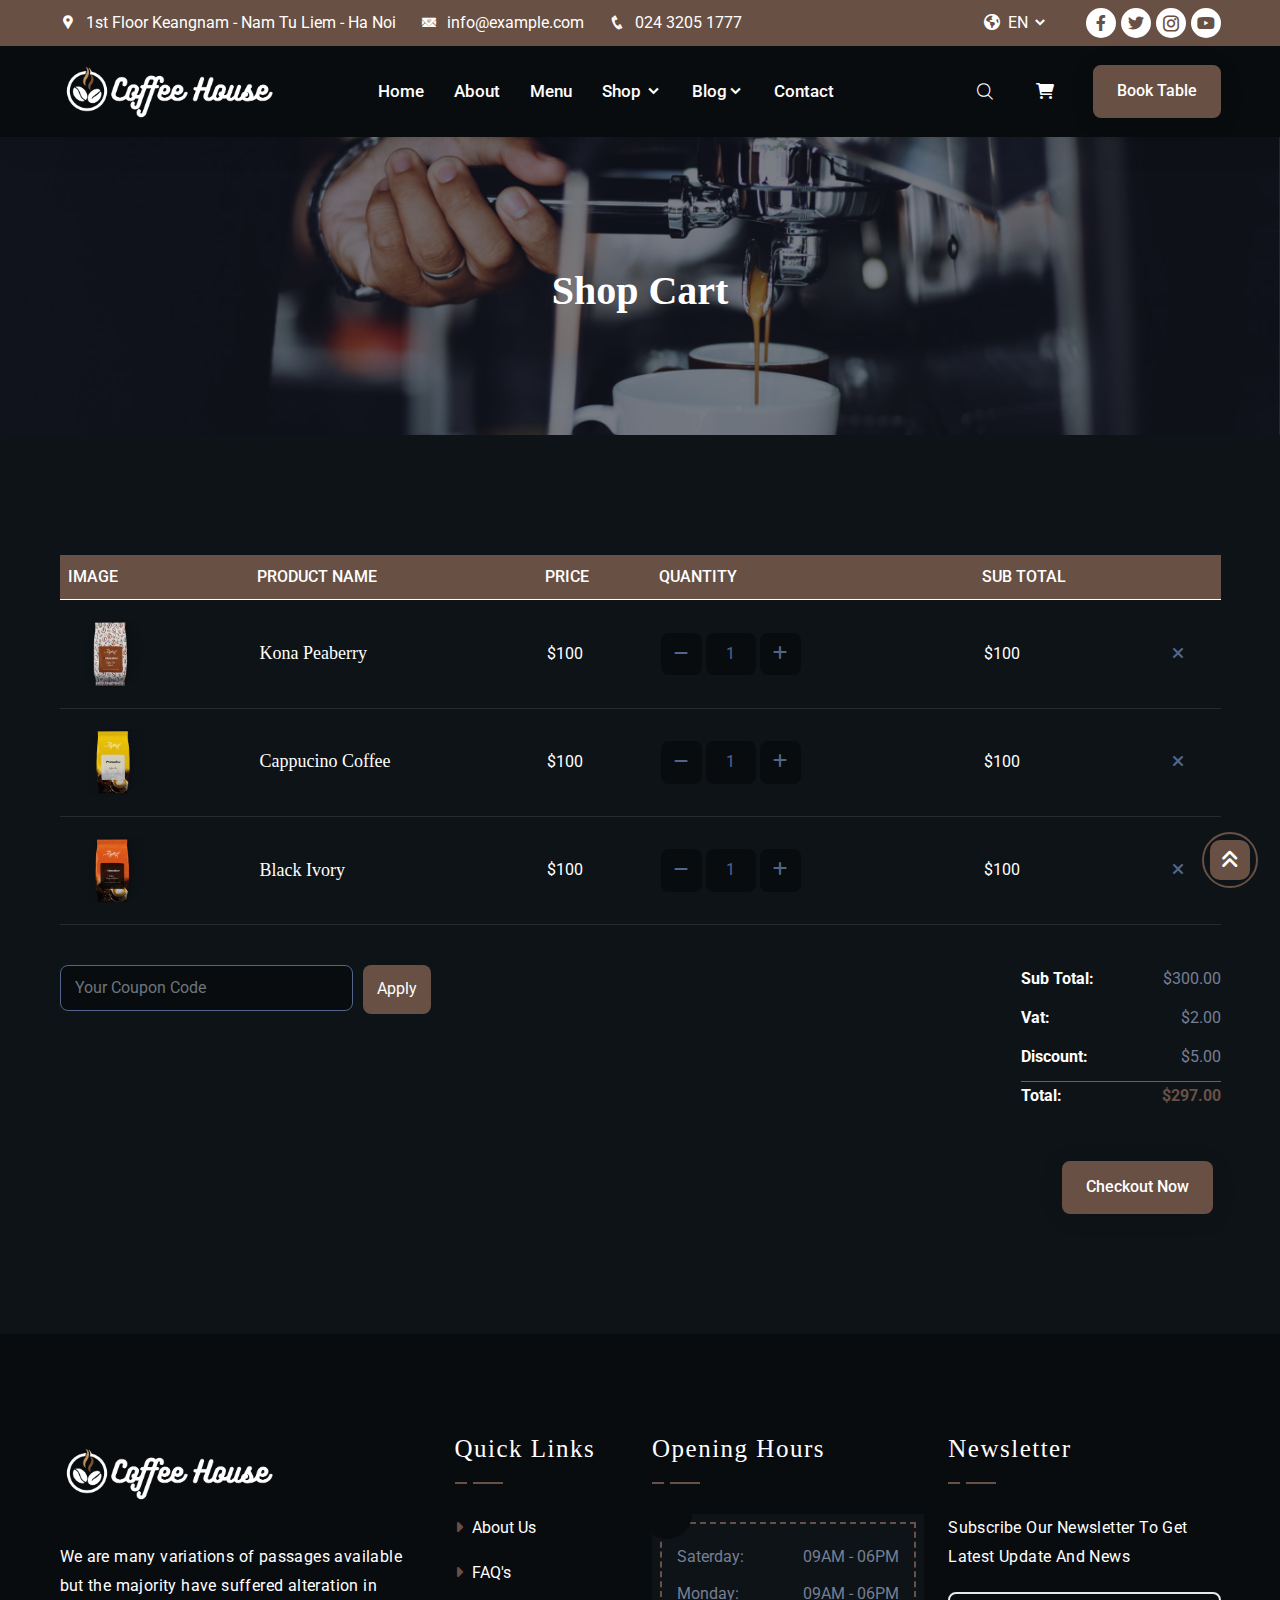
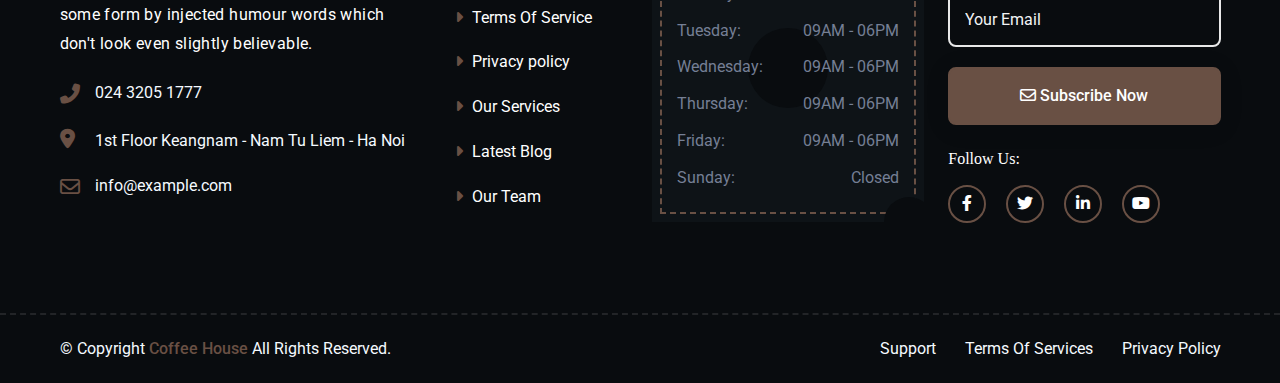
<file: shop-cart.html>
<!DOCTYPE html>
<html lang="en">

<head>
    <meta charset="UTF-8">
    <meta http-equiv="X-UA-Compatible" content="IE=edge">
    <meta name="viewport" content="width=device-width, initial-scale=1.0">
    <title>Coffee House</title>
    <link rel="icon" type="image/x-icon" href="assets/images_icon/logo/logo1.png">

    <link rel="stylesheet" href="assets/fonts/icofont/icofont.css ">
    <link rel="stylesheet" href="assets/fonts/fontawesome/css/all.css">
    <link rel="stylesheet" href="assets/bootstrap/bootstrap.min.css">
    <link rel="stylesheet" href="assets/css/animate.min.css">
    <link rel="stylesheet" href="assets/css/owl.carousel.min.css">
    <link rel="stylesheet" href="assets/css/magnific-popup.min.css">
    <link rel="stylesheet" href="assets/css/style.css">
</head>

<body>
    <div class="header">
        <div class="header-top">
            <div class="container">
                <div class="header-top-wrapper">
                    <div class="header-top-left">
                        <ul>
                            <li><a href="#">
                                    <i class="icofont-google-map"></i>1st Floor Keangnam - Nam Tu
                                    Liem - Ha Noi</a></li>
                            <li><a href="#">
                                    <i class="icofont-email"></i>info@example.com</a></li>
                            <li><a href="#">
                                    <i class="icofont-phone"></i>024 3205 1777</a></li>
                        </ul>
                    </div>
                    <div class="header-top-right">
                        <div class="header-top-lang">
                            <div class="dropdown">
                                <button type="button" id="lang" data-bs-toggle="dropdown" aria-expanded="false">
                                    <i class="fa-solid fa-earth-americas"></i>EN <i class="icofont-simple-down"></i>
                                </button>
                                <ul class="dropdown-menu" aria-labelledby="lang">
                                    <li>
                                        <a class="dropdown-item" href="#">
                                            <img src="./assets/images_icon/language/english.png" alt=""> English
                                        </a>
                                    </li>
                                    <li>
                                        <a class="dropdown-item" href="#">
                                            <img src="./assets/images_icon/language/vietnam.png" alt=""> VietNam
                                        </a>
                                    </li>
                                </ul>
                            </div>
                        </div>
                        <div class="header-top-social">
                            <a href="#"><i class="fab fa-facebook-f"></i></a>
                            <a href="#"><i class="fab fa-twitter"></i></a>
                            <a href="#"><i class="icofont-instagram"></i></a>
                            <a href="#"><i class="fab fa-youtube"></i></a>
                        </div>
                    </div>
                </div>
            </div>
        </div>

        <div class="main-navigation">
            <nav class="navbar navbar-expand-lg">
                <div class="container">
                    <a class="navbar-brand" href="index.html">
                        <img src="./assets/images_icon/logo/brand.png" alt="logo">
                    </a>
                    <div class="mobile-menu-right">
                        <div class="mobile-menu-list">
                            <a href="#" class="mobile-menu-link search-box-outer"><i class="icofont-search"></i></a>
                            <a href="#" class="mobile-menu-link"><i class="fa-sharp fa-solid fa-cart-shopping"></i>
                        </div>
                        <button class="navbar-toggler" type="button" data-bs-toggle="collapse"
                            data-bs-target="#main_nav" aria-expanded="false" aria-label="Toggle navigation">
                            <span class="navbar-toggler-icon"><i class="fa-solid fa-bars-staggered"></i></span>
                        </button>
                    </div>
                    <div class="collapse navbar-collapse" id="main_nav">
                        <ul class="navbar-nav">
                            <li class="nav-item"><a class="nav-link" href="index.html">Home</a></li>
                            <li class="nav-item"><a class="nav-link" href="about.html">About</a></li>
                            <li class="nav-item"><a class="nav-link" href="menu.html">Menu</a></li>
                            <li class="nav-item dropdown">
                                <a class="nav-link" href="#" data-bs-toggle="dropdown">Shop <i
                                        class="icofont-simple-down"></i></a>
                                <ul class="dropdown-menu fade-up">
                                    <li><a class="dropdown-item" href="shop.html">Shop</a></li>
                                    <li><a class="dropdown-item" href="shop-cart.html">Shop Cart</a></li>
                                    <li><a class="dropdown-item" href="shop-checkout.html">Shop Checkout</a></li>
                                    <li><a class="dropdown-item" href="shop-single.html">Shop Single</a></li>
                                </ul>
                            </li>
                            <li class="nav-item dropdown">
                                <a class="nav-link" href="#" data-bs-toggle="dropdown">Blog<i class="icofont-simple-down"></i></a>
                                <ul class="dropdown-menu fade-up">
                                    <li><a class="dropdown-item" href="blog.html">Blog</a></li>
                                    <li><a class="dropdown-item" href="blog-single.html">Blog Single</a></li>
                                </ul>
                            </li> 
                            <li class="nav-item"><a class="nav-link" href="contact.html">Contact</a></li>
                        </ul>
                        <div class="header-nav-right">
                            <div class="header-nav-search">
                                <a href="#" class="header-nav-link search-box-outer"><i class="icofont-search"></i></a>
                            </div>
                            <div class="header-nav-cart">
                                <a href="shop-cart.html" class="header-nav-link"><i
                                        class="fa-sharp fa-solid fa-cart-shopping"></i></a>
                            </div>
                            <div class="header-btn">
                                <a href="#" class="theme-btn">Book Table</a>
                            </div>
                        </div>
                    </div>
                </div>
            </nav>
        </div>
    </div>

    <div class="main">
        <div class="breadcumb" style="background: url(./assets/images_icon/about_us/breadcumb.jpg);">
            <h2 class="breadcumb-title">Shop Cart</h2>
        </div>

        <div class="shop-cart py-120">
            <div class="container">
                <div class="shop-cart-wrapper">
                    <div class="table-reponsive">
                        <table class="table">
                            <thead>
                                <tr>
                                    <th>Image</th>
                                    <th>Product Name</th>
                                    <th>Price</th>
                                    <th>Quantity</th>
                                    <th>Sub Total</th>
                                    <th></th>
                                </tr>
                            </thead>
                            <tbody>
                                <tr>
                                    <td>
                                        <div class="cart-img">
                                            <img src="./assets/images_icon/shop/03.png" alt="">
                                        </div>
                                    </td>
                                    <td>
                                        <h5>Kona Peaberry</h5>
                                    </td>
                                    <td>
                                        <div class="cart-price">
                                            <span>$100</span>
                                        </div>
                                    </td>
                                    <td>
                                        <div class="cart-quantity">
                                            <button class="minus-btn"><i
                                                    class="fa-sharp fa-solid fa-minus"></i></button>
                                            <input class="quantity" type="text" value="1" disabled="">
                                            <button class="plus-btn"><i class="fa-sharp fa-solid fa-plus"></i></button>
                                        </div>
                                    </td>
                                    <td>
                                        <div class="cart-subtotal">
                                            <span>$100</span>
                                        </div>
                                    </td>
                                    <td>
                                        <a href="#" class="cart-remove"><i class="fa-sharp fa-solid fa-xmark"></i></a>
                                    </td>
                                </tr>
                                <tr>
                                    <td>
                                        <div class="cart-img">
                                            <img src="./assets/images_icon/shop/07.png" alt="">
                                        </div>
                                    </td>
                                    <td>
                                        <h5>Cappucino Coffee</h5>
                                    </td>
                                    <td>
                                        <div class="cart-price">
                                            <span>$100</span>
                                        </div>
                                    </td>
                                    <td>
                                        <div class="cart-quantity">
                                            <button class="minus-btn"><i
                                                    class="fa-sharp fa-solid fa-minus"></i></button>
                                            <input class="quantity" type="text" value="1" disabled="">
                                            <button class="plus-btn"><i class="fa-sharp fa-solid fa-plus"></i></button>
                                        </div>
                                    </td>
                                    <td>
                                        <div class="cart-subtotal">
                                            <span>$100</span>
                                        </div>
                                    </td>
                                    <td>
                                        <a href="#" class="cart-remove"><i class="fa-sharp fa-solid fa-xmark"></i></a>
                                    </td>
                                </tr>
                                <tr>
                                    <td>
                                        <div class="cart-img">
                                            <img src="./assets/images_icon/shop/08.png" alt="">
                                        </div>
                                    </td>
                                    <td>
                                        <h5>Black Ivory</h5>
                                    </td>
                                    <td>
                                        <div class="cart-price">
                                            <span>$100</span>
                                        </div>
                                    </td>
                                    <td>
                                        <div class="cart-quantity">
                                            <button class="minus-btn"><i
                                                    class="fa-sharp fa-solid fa-minus"></i></button>
                                            <input class="quantity" type="text" value="1" disabled="">
                                            <button class="plus-btn"><i class="fa-sharp fa-solid fa-plus"></i></button>
                                        </div>
                                    </td>
                                    <td>
                                        <div class="cart-subtotal">
                                            <span>$100</span>
                                        </div>
                                    </td>
                                    <td>
                                        <a href="#" class="cart-remove"><i class="fa-sharp fa-solid fa-xmark"></i></a>
                                    </td>
                                </tr>
                            </tbody>
                        </table>
                    </div>
                    <div class="cart-footer">
                        <div class="row">
                            <div class="col-md-6 col-lg-4">
                                <div class="cart-coupon">
                                    <input type="text" class="form-control" placeholder="Your Coupon Code">
                                    <button class="coupon-btn" type="submit">Apply</button>
                                </div>
                            </div>
                            <div class="col-md-6 col-lg-8">
                                <div class="cart-bil">
                                    <ul>
                                        <li><strong class="cart-sub">Sub Total:</strong><span>$300.00</span></li>
                                        <li><strong class="cart-vat">Vat:</strong><span>$2.00</span></li>
                                        <li><strong class="cart-discount">Discount:</strong><span>$5.00</span></li>
                                        <li class="cart-total"><strong>Total:</strong><span>$297.00</span></li>
                                    </ul>
                                    <div class="text-end">
                                        <a href="#" class="theme-btn">Checkout Now</a>
                                    </div>
                                </div>
                            </div>
                        </div>

                    </div>
                </div>
            </div>
        </div>

    </div>

    <div class="footer">
        <div class="footer-widget">
            <div class="container">
                <div class="row footer-wrapper pt-100 pb-70">
                    <div class="col-md-6 col-lg-4">
                        <div class="footer-box about">
                            <a href="#" class="footer-logo">
                                <img src="./assets/images_icon/logo/brand.png" alt="">
                            </a>
                            <p class="mb-20">
                                We are many variations of passages available but the majority have suffered
                                alteration
                                in some form by injected humour words which don't look even slightly believable.
                            </p>
                            <ul class="footer-contact">
                                <li><a href="tel: +21236547898"><i class="fa-solid fa-phone-flip"></i>024 3205 1777</a>
                                </li>
                                <li><i class="fa-sharp fa-solid fa-location-dot"></i>1st Floor Keangnam - Nam Tu Liem -
                                    Ha Noi
                                </li>
                                <li><a href="/cdn-cgi/l/email-protection#234a4d454c63465b424e534f460d404c4e">
                                        <i class="far fa-envelope"></i><span class="__cf_email__"
                                            data-cfemail="70191e161f301508111d001c155e131f1d">info@example.com</span></a>
                                </li>
                            </ul>
                        </div>
                    </div>
                    <div class="col-md-6 col-lg-2">
                        <div class="footer-box list">
                            <h4 class="footer-title">Quick Links</h4>
                            <ul class="footer-list">
                                <li><a href="#"><i class="fas fa-caret-right"></i> About Us</a></li>
                                <li><a href="#"><i class="fas fa-caret-right"></i> FAQ's</a></li>
                                <li><a href="#"><i class="fas fa-caret-right"></i> Terms Of Service</a></li>
                                <li><a href="#"><i class="fas fa-caret-right"></i> Privacy policy</a></li>
                                <li><a href="#"><i class="fas fa-caret-right"></i> Our Services</a></li>
                                <li><a href="#"><i class="fas fa-caret-right"></i> Latest Blog</a></li>
                                <li><a href="#"><i class="fas fa-caret-right"></i> Our Team</a></li>
                            </ul>
                        </div>
                    </div>
                    <div class="col-md-6 col-lg-3">
                        <div class="footer-box list">
                            <h4 class="footer-title">Opening Hours</h4>
                            <div class="footer-opening-hour">
                                <div class="opening-shape-1"></div>
                                <div class="opening-shape-2"></div>
                                <div class="opening-shape-3"></div>
                                <ul>
                                    <li><span class="day">Saterday:</span><span class="time">09AM - 06PM</span></li>
                                    <li><span class="day">Monday:</span><span class="time">09AM - 06PM</span></li>
                                    <li><span class="day">Tuesday:</span><span class="time">09AM - 06PM</span></li>
                                    <li><span class="day">Wednesday:</span><span class="time">09AM - 06PM</span>
                                    </li>
                                    <li><span class="day">Thursday:</span><span class="time">09AM - 06PM</span></li>
                                    <li><span class="day">Friday:</span><span class="time">09AM - 06PM</span></li>
                                    <li><span class="day">Sunday:</span><span class="closed">Closed</span></li>
                                </ul>
                            </div>
                        </div>
                    </div>
                    <div class="col-md-6 col-lg-3">
                        <div class="footer-box list">
                            <h4 class="footer-title">Newsletter</h4>
                            <div class="footer-newsletter">
                                <p>Subscribe Our Newsletter To Get Latest Update And News</p>
                                <div class="subscribe-form">
                                    <form action="#">
                                        <input type="email" class="form-control" placeholder="Your Email">
                                        <button class="theme-btn" type="submit">
                                            <span class="far fa-envelope"></span> Subscribe Now
                                        </button>
                                    </form>
                                </div>
                                <div class="mt-4">
                                    <h6 class="text-white mb-3">Follow Us:</h6>
                                    <ul class="footer-social mt-1">
                                        <li><a href="#"><i class="fab fa-facebook-f"></i></a></li>
                                        <li><a href="#"><i class="fab fa-twitter"></i></a></li>
                                        <li><a href="#"><i class="fab fa-linkedin-in"></i></a></li>
                                        <li><a href="#"><i class="fab fa-youtube"></i></a></li>
                                    </ul>
                                </div>
                            </div>
                        </div>
                    </div>
                </div>
            </div>
        </div>
        <div class="copyright">
            <div class="container">
                <div class="row">
                    <div class="col-lg-6 align-self-center">
                        <p class="copyright-text">
                            &copy; Copyright<span id="date"></span><a href="#"> Coffee House </a> All Rights Reserved.
                        </p>
                    </div>
                    <div class="col-lg-6 align-self-center">
                        <ul class="footer-menu">
                            <li><a href="#">Support</a></li>
                            <li><a href="#">Terms Of Services</a></li>
                            <li><a href="#">Privacy Policy</a></li>
                        </ul>
                    </div>
                </div>
            </div>
        </div>
    </div>
    <a href="#" id="scroll-top"><i class="fa-sharp fa-solid fa-angles-up"></i></a>

    <script src="assets/js/jquery-3.6.0.min.js"></script>
    <script src="assets/js/bootstrap.bundle.min.js"></script>
    <script src="assets/js/owl.carousel.min.js"></script>
    <script src="assets/js/counter-up.js"></script>
    <script src="assets/js/wow.min.js"></script>
    <script src="assets/js/counter-up.js"></script>
    <script src="assets/js/jquery.magnific-popup.min.js"></script>
    <script src="assets/js/jquery.flexslider.js"></script>
    <script src="assets/js/main.js"></script>

</body>

</html>
</file>
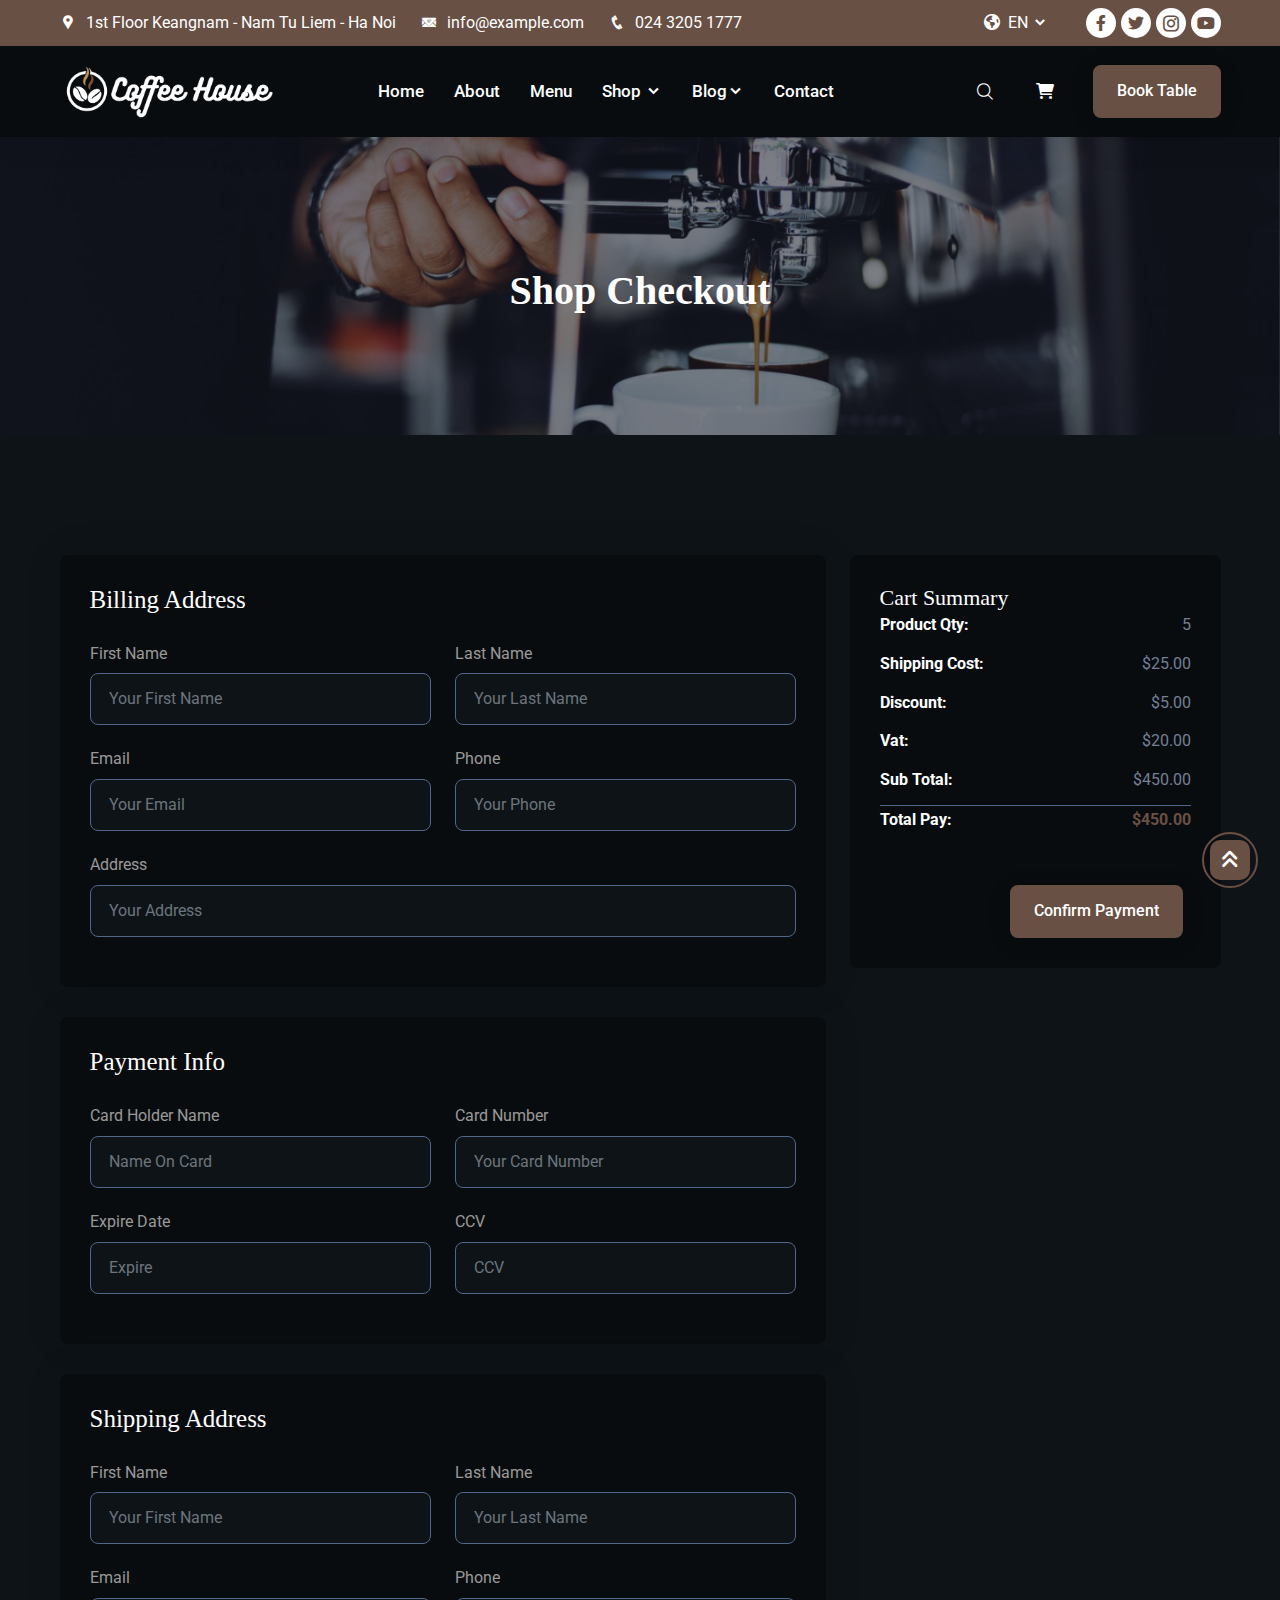
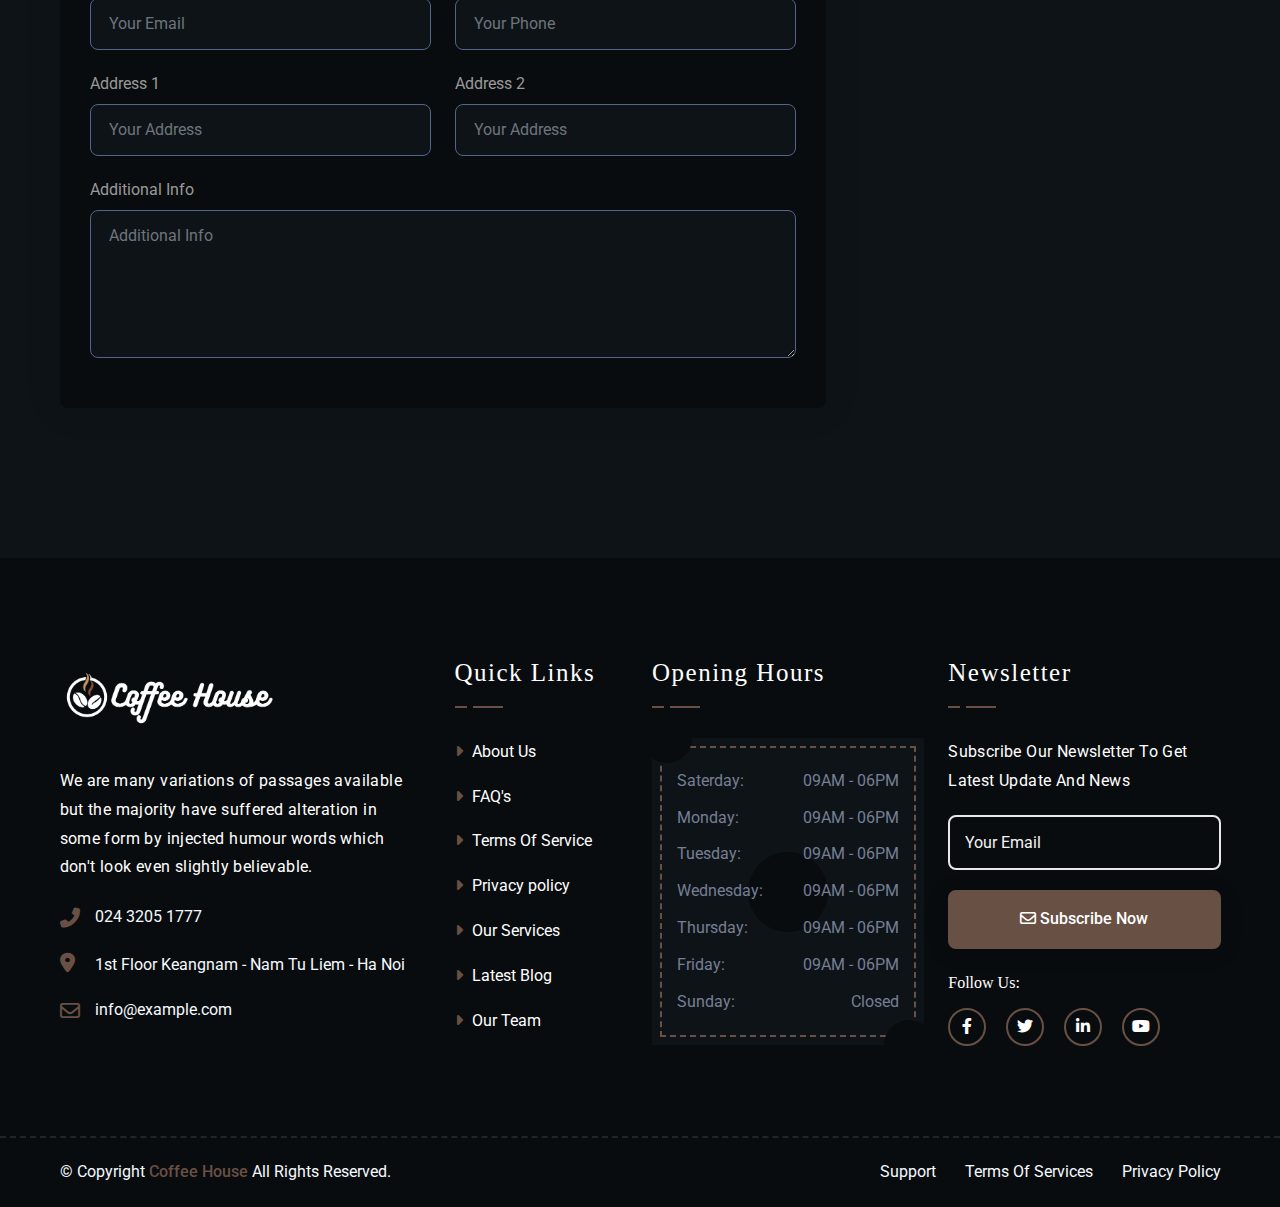
<file: shop-checkout.html>
<!DOCTYPE html>
<html lang="en">

<head>
    <meta charset="UTF-8">
    <meta http-equiv="X-UA-Compatible" content="IE=edge">
    <meta name="viewport" content="width=device-width, initial-scale=1.0">
    <title>Coffee House</title>
    <link rel="icon" type="image/x-icon" href="assets/images_icon/logo/logo1.png">

    <link rel="stylesheet" href="assets/fonts/icofont/icofont.css ">
    <link rel="stylesheet" href="assets/fonts/fontawesome/css/all.css">
    <link rel="stylesheet" href="assets/bootstrap/bootstrap.min.css">
    <link rel="stylesheet" href="assets/css/style.css">
</head>

<body>
    <div class="header">
        <div class="header-top">
            <div class="container">
                <div class="header-top-wrapper">
                    <div class="header-top-left">
                        <ul>
                            <li><a href="#">
                                    <i class="icofont-google-map"></i>1st Floor Keangnam - Nam Tu
                                    Liem - Ha Noi</a></li>
                            <li><a href="#">
                                    <i class="icofont-email"></i>info@example.com</a></li>
                            <li><a href="#">
                                    <i class="icofont-phone"></i>024 3205 1777</a></li>
                        </ul>
                    </div>
                    <div class="header-top-right">
                        <div class="header-top-lang">
                            <div class="dropdown">
                                <button type="button" id="lang" data-bs-toggle="dropdown" aria-expanded="false">
                                    <i class="fa-solid fa-earth-americas"></i>EN <i class="icofont-simple-down"></i>
                                </button>
                                <ul class="dropdown-menu" aria-labelledby="lang">
                                    <li>
                                        <a class="dropdown-item" href="#">
                                            <img src="./assets/images_icon/language/english.png" alt=""> English
                                        </a>
                                    </li>
                                    <li>
                                        <a class="dropdown-item" href="#">
                                            <img src="./assets/images_icon/language/vietnam.png" alt=""> VietNam
                                        </a>
                                    </li>
                                </ul>
                            </div>
                        </div>
                        <div class="header-top-social">
                            <a href="#"><i class="fab fa-facebook-f"></i></a>
                            <a href="#"><i class="fab fa-twitter"></i></a>
                            <a href="#"><i class="icofont-instagram"></i></a>
                            <a href="#"><i class="fab fa-youtube"></i></a>
                        </div>
                    </div>
                </div>
            </div>
        </div>

        <div class="main-navigation">
            <nav class="navbar navbar-expand-lg">
                <div class="container">
                    <a class="navbar-brand" href="index.html">
                        <img src="./assets/images_icon/logo/brand.png" alt="logo">
                    </a>
                    <div class="mobile-menu-right">
                        <div class="mobile-menu-list">
                            <a href="#" class="mobile-menu-link search-box-outer"><i class="icofont-search"></i></a>
                            <a href="#" class="mobile-menu-link"><i class="fa-sharp fa-solid fa-cart-shopping"></i>
                        </div>
                        <button class="navbar-toggler" type="button" data-bs-toggle="collapse"
                            data-bs-target="#main_nav" aria-expanded="false" aria-label="Toggle navigation">
                            <span class="navbar-toggler-icon"><i class="fa-solid fa-bars-staggered"></i></span>
                        </button>
                    </div>
                    <div class="collapse navbar-collapse" id="main_nav">
                        <ul class="navbar-nav">
                            <li class="nav-item"><a class="nav-link" href="index.html">Home</a></li>
                            <li class="nav-item"><a class="nav-link" href="about.html">About</a></li>
                            <li class="nav-item"><a class="nav-link" href="menu.html">Menu</a></li>
                            <li class="nav-item dropdown">
                                <a class="nav-link" href="#" data-bs-toggle="dropdown">Shop <i
                                        class="icofont-simple-down"></i></a>
                                <ul class="dropdown-menu fade-up">
                                    <li><a class="dropdown-item" href="shop.html">Shop</a></li>
                                    <li><a class="dropdown-item" href="shop-cart.html">Shop Cart</a></li>
                                    <li><a class="dropdown-item" href="shop-checkout.html">Shop Checkout</a></li>
                                    <li><a class="dropdown-item" href="shop-single.html">Shop Single</a></li>
                                </ul>
                            </li>
                            <li class="nav-item dropdown">
                                <a class="nav-link" href="#" data-bs-toggle="dropdown">Blog<i class="icofont-simple-down"></i></a>
                                <ul class="dropdown-menu fade-up">
                                    <li><a class="dropdown-item" href="blog.html">Blog</a></li>
                                    <li><a class="dropdown-item" href="blog-single.html">Blog Single</a></li>
                                </ul>
                            </li> 
                            <li class="nav-item"><a class="nav-link" href="contact.html">Contact</a></li>
                        </ul>
                        <div class="header-nav-right">
                            <div class="header-nav-search">
                                <a href="#" class="header-nav-link search-box-outer"><i class="icofont-search"></i></a>
                            </div>
                            <div class="header-nav-cart">
                                <a href="shop-cart.html" class="header-nav-link"><i
                                        class="fa-sharp fa-solid fa-cart-shopping"></i></a>
                            </div>
                            <div class="header-btn">
                                <a href="#" class="theme-btn">Book Table</a>
                            </div>
                        </div>
                    </div>
                </div>
            </nav>
        </div>
    </div>

    <div class="main">
        <div class="breadcumb" style="background: url(./assets/images_icon/about_us/breadcumb.jpg);">
            <h2 class="breadcumb-title">Shop Checkout</h2>
        </div>
        <div class="shop-checkout py-120">
            <div class="container">
                <div class="row">
                    <div class="col-lg-8">
                        <div class="checkout-widget">
                            <h4 class="checkout-title">Billing Address</h4>
                            <div class="checkout-form">
                                <form action="#">
                                    <div class="row">
                                        <div class="col-lg-6">
                                            <div class="form-group">
                                                <label>First Name</label>
                                                <input type="text" class="form-control" placeholder="Your First Name">
                                            </div>
                                        </div>
                                        <div class="col-lg-6">
                                            <div class="form-group">
                                                <label>Last Name</label>
                                                <input type="text" class="form-control" placeholder="Your Last Name">
                                            </div>
                                        </div>
                                        <div class="col-lg-6">
                                            <div class="form-group">
                                                <label>Email</label>
                                                <input type="text" class="form-control" placeholder="Your Email">
                                            </div>
                                        </div>
                                        <div class="col-lg-6">
                                            <div class="form-group">
                                                <label>Phone</label>
                                                <input type="text" class="form-control" placeholder="Your Phone">
                                            </div>
                                        </div>
                                        <div class="col-lg-12">
                                            <div class="form-group">
                                                <label>Address</label>
                                                <input type="text" class="form-control" placeholder="Your Address">
                                            </div>
                                        </div>
                                    </div>
                                </form>
                            </div>
                        </div>
                        <div class="checkout-widget">
                            <h4 class="checkout-title">Payment Info</h4>
                            <div class="checkout-form">
                                <form action="#">
                                    <div class="row">
                                        <div class="col-lg-6">
                                            <div class="form-group">
                                                <label>Card Holder Name</label>
                                                <input type="text" class="form-control" placeholder="Name On Card">
                                            </div>
                                        </div>
                                        <div class="col-lg-6">
                                            <div class="form-group">
                                                <label>Card Number</label>
                                                <input type="text" class="form-control" placeholder="Your Card Number">
                                            </div>
                                        </div>
                                        <div class="col-lg-6">
                                            <div class="form-group">
                                                <label>Expire Date</label>
                                                <input type="text" class="form-control" placeholder="Expire">
                                            </div>
                                        </div>
                                        <div class="col-lg-6">
                                            <div class="form-group">
                                                <label>CCV</label>
                                                <input type="text" class="form-control" placeholder="CCV">
                                            </div>
                                        </div>
                                    </div>
                                </form>
                            </div>
                        </div>
                        <div class="checkout-widget">
                            <h4 class="checkout-title">Shipping Address</h4>
                            <div class="checkout-form">
                                <form action="#">
                                    <div class="row">
                                        <div class="col-lg-6">
                                            <div class="form-group">
                                                <label>First Name</label>
                                                <input type="text" class="form-control" placeholder="Your First Name">
                                            </div>
                                        </div>
                                        <div class="col-lg-6">
                                            <div class="form-group">
                                                <label>Last Name</label>
                                                <input type="text" class="form-control" placeholder="Your Last Name">
                                            </div>
                                        </div>
                                        <div class="col-lg-6">
                                            <div class="form-group">
                                                <label>Email</label>
                                                <input type="text" class="form-control" placeholder="Your Email">
                                            </div>
                                        </div>
                                        <div class="col-lg-6">
                                            <div class="form-group">
                                                <label>Phone</label>
                                                <input type="text" class="form-control" placeholder="Your Phone">
                                            </div>
                                        </div>
                                        <div class="col-lg-6">
                                            <div class="form-group">
                                                <label>Address 1</label>
                                                <input type="text" class="form-control" placeholder="Your Address">
                                            </div>
                                        </div>
                                        <div class="col-lg-6">
                                            <div class="form-group">
                                                <label>Address 2</label>
                                                <input type="text" class="form-control" placeholder="Your Address">
                                            </div>
                                        </div>
                                        <div class="col-lg-12">
                                            <div class="form-group">
                                                <label>Additional Info</label>
                                                <textarea class="form-control" cols="30" rows="5" placeholder="Additional Info"></textarea>
                                            </div>
                                        </div>
                                    </div>
                                </form>
                            </div>
                        </div>
                    </div>
                    <div class="col-lg-4">
                        <div class="checkout cart-bil">
                            <h4 class="mb-30 text-white">Cart Summary</h4>
                            <ul>
                                <li><strong>Product Qty:</strong><span>5</span></li>
                                <li><strong>Shipping Cost:</strong><span>$25.00</span></li>
                                <li><strong>Discount:</strong><span>$5.00</span></li>
                                <li><strong>Vat:</strong><span>$20.00</span></li>
                                <li><strong>Sub Total:</strong><span>$450.00</span></li>
                                <li class="cart-total"><strong>Total Pay:</strong><span>$450.00</span></li>
                            </ul>
                            <div class="text-end mt-40">
                                <a href="#" class="theme-btn">Confirm Payment</a>
                            </div>
                        </div>
                    </div>
                </div>
            </div>
        </div>
    </div>

    <div class="footer">
        <div class="footer-widget">
            <div class="container">
                <div class="row footer-wrapper pt-100 pb-70">
                    <div class="col-md-6 col-lg-4">
                        <div class="footer-box about">
                            <a href="#" class="footer-logo">
                                <img src="./assets/images_icon/logo/brand.png" alt="">
                            </a>
                            <p class="mb-20">
                                We are many variations of passages available but the majority have suffered
                                alteration
                                in some form by injected humour words which don't look even slightly believable.
                            </p>
                            <ul class="footer-contact">
                                <li><a href="tel: +21236547898"><i class="fa-solid fa-phone-flip"></i>024 3205 1777</a>
                                </li>
                                <li><i class="fa-sharp fa-solid fa-location-dot"></i>1st Floor Keangnam - Nam Tu Liem - Ha Noi
                                </li>
                                <li><a href="/cdn-cgi/l/email-protection#234a4d454c63465b424e534f460d404c4e">
                                        <i class="far fa-envelope"></i><span class="__cf_email__"
                                            data-cfemail="70191e161f301508111d001c155e131f1d">info@example.com</span></a>
                                </li>
                            </ul>
                        </div>
                    </div>
                    <div class="col-md-6 col-lg-2">
                        <div class="footer-box list">
                            <h4 class="footer-title">Quick Links</h4>
                            <ul class="footer-list">
                                <li><a href="#"><i class="fas fa-caret-right"></i> About Us</a></li>
                                <li><a href="#"><i class="fas fa-caret-right"></i> FAQ's</a></li>
                                <li><a href="#"><i class="fas fa-caret-right"></i> Terms Of Service</a></li>
                                <li><a href="#"><i class="fas fa-caret-right"></i> Privacy policy</a></li>
                                <li><a href="#"><i class="fas fa-caret-right"></i> Our Services</a></li>
                                <li><a href="#"><i class="fas fa-caret-right"></i> Latest Blog</a></li>
                                <li><a href="#"><i class="fas fa-caret-right"></i> Our Team</a></li>
                            </ul>
                        </div>
                    </div>
                    <div class="col-md-6 col-lg-3">
                        <div class="footer-box list">
                            <h4 class="footer-title">Opening Hours</h4>
                            <div class="footer-opening-hour">
                                <div class="opening-shape-1"></div>
                                <div class="opening-shape-2"></div>
                                <div class="opening-shape-3"></div>
                                <ul>
                                    <li><span class="day">Saterday:</span><span class="time">09AM - 06PM</span></li>
                                    <li><span class="day">Monday:</span><span class="time">09AM - 06PM</span></li>
                                    <li><span class="day">Tuesday:</span><span class="time">09AM - 06PM</span></li>
                                    <li><span class="day">Wednesday:</span><span class="time">09AM - 06PM</span>
                                    </li>
                                    <li><span class="day">Thursday:</span><span class="time">09AM - 06PM</span></li>
                                    <li><span class="day">Friday:</span><span class="time">09AM - 06PM</span></li>
                                    <li><span class="day">Sunday:</span><span class="closed">Closed</span></li>
                                </ul>
                            </div>
                        </div>
                    </div>
                    <div class="col-md-6 col-lg-3">
                        <div class="footer-box list">
                            <h4 class="footer-title">Newsletter</h4>
                            <div class="footer-newsletter">
                                <p>Subscribe Our Newsletter To Get Latest Update And News</p>
                                <div class="subscribe-form">
                                    <form action="#">
                                        <input type="email" class="form-control" placeholder="Your Email">
                                        <button class="theme-btn" type="submit">
                                            <span class="far fa-envelope"></span> Subscribe Now
                                        </button>
                                    </form>
                                </div>
                                <div class="mt-4">
                                    <h6 class="text-white mb-3">Follow Us:</h6>
                                    <ul class="footer-social mt-1">
                                        <li><a href="#"><i class="fab fa-facebook-f"></i></a></li>
                                        <li><a href="#"><i class="fab fa-twitter"></i></a></li>
                                        <li><a href="#"><i class="fab fa-linkedin-in"></i></a></li>
                                        <li><a href="#"><i class="fab fa-youtube"></i></a></li>
                                    </ul>
                                </div>
                            </div>
                        </div>
                    </div>
                </div>
            </div>
        </div>
        <div class="copyright">
            <div class="container">
                <div class="row">
                    <div class="col-lg-6 align-self-center">
                        <p class="copyright-text">
                            &copy; Copyright<span id="date"></span><a href="#"> Coffee House </a> All Rights Reserved.
                        </p>
                    </div>
                    <div class="col-lg-6 align-self-center">
                        <ul class="footer-menu">
                            <li><a href="#">Support</a></li>
                            <li><a href="#">Terms Of Services</a></li>
                            <li><a href="#">Privacy Policy</a></li>
                        </ul>
                    </div>
                </div>
            </div>
        </div>
    </div>
    <a href="#" id="scroll-top"><i class="fa-sharp fa-solid fa-angles-up"></i></a>

</body>
</file>
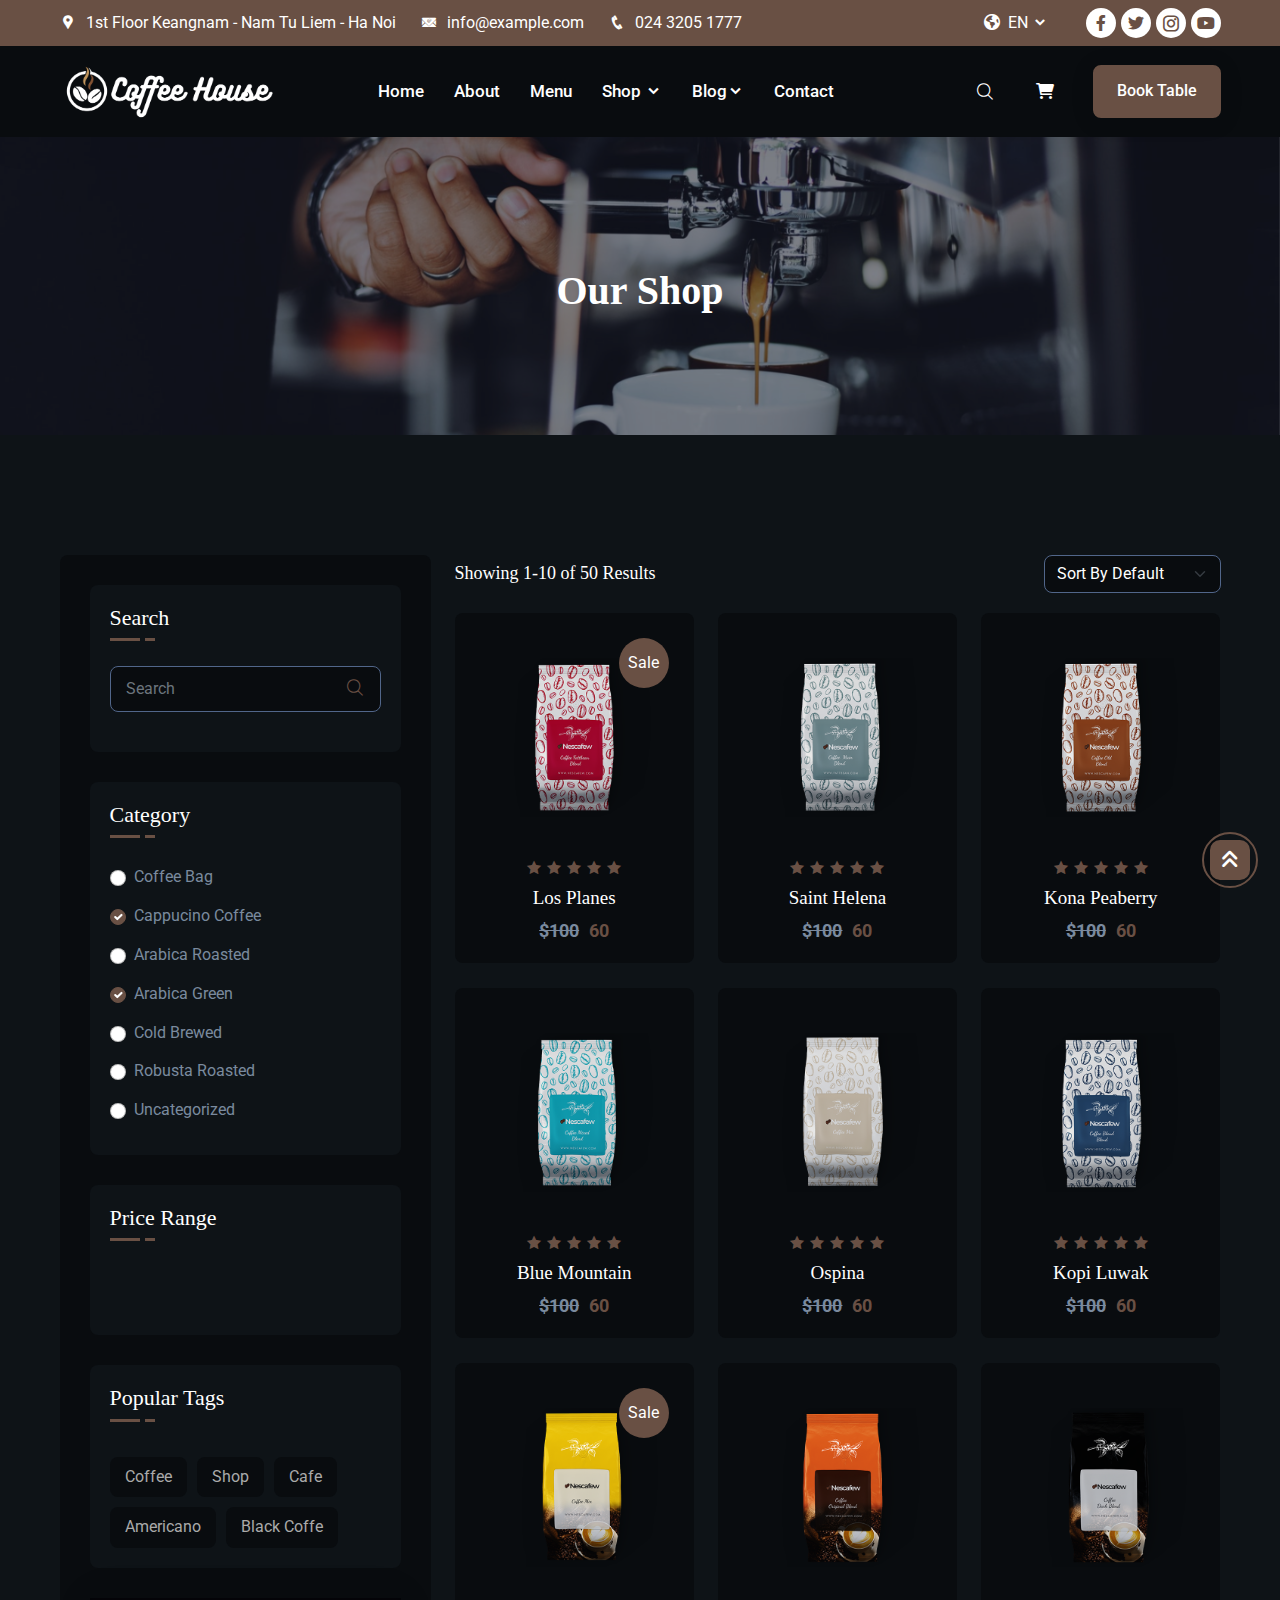
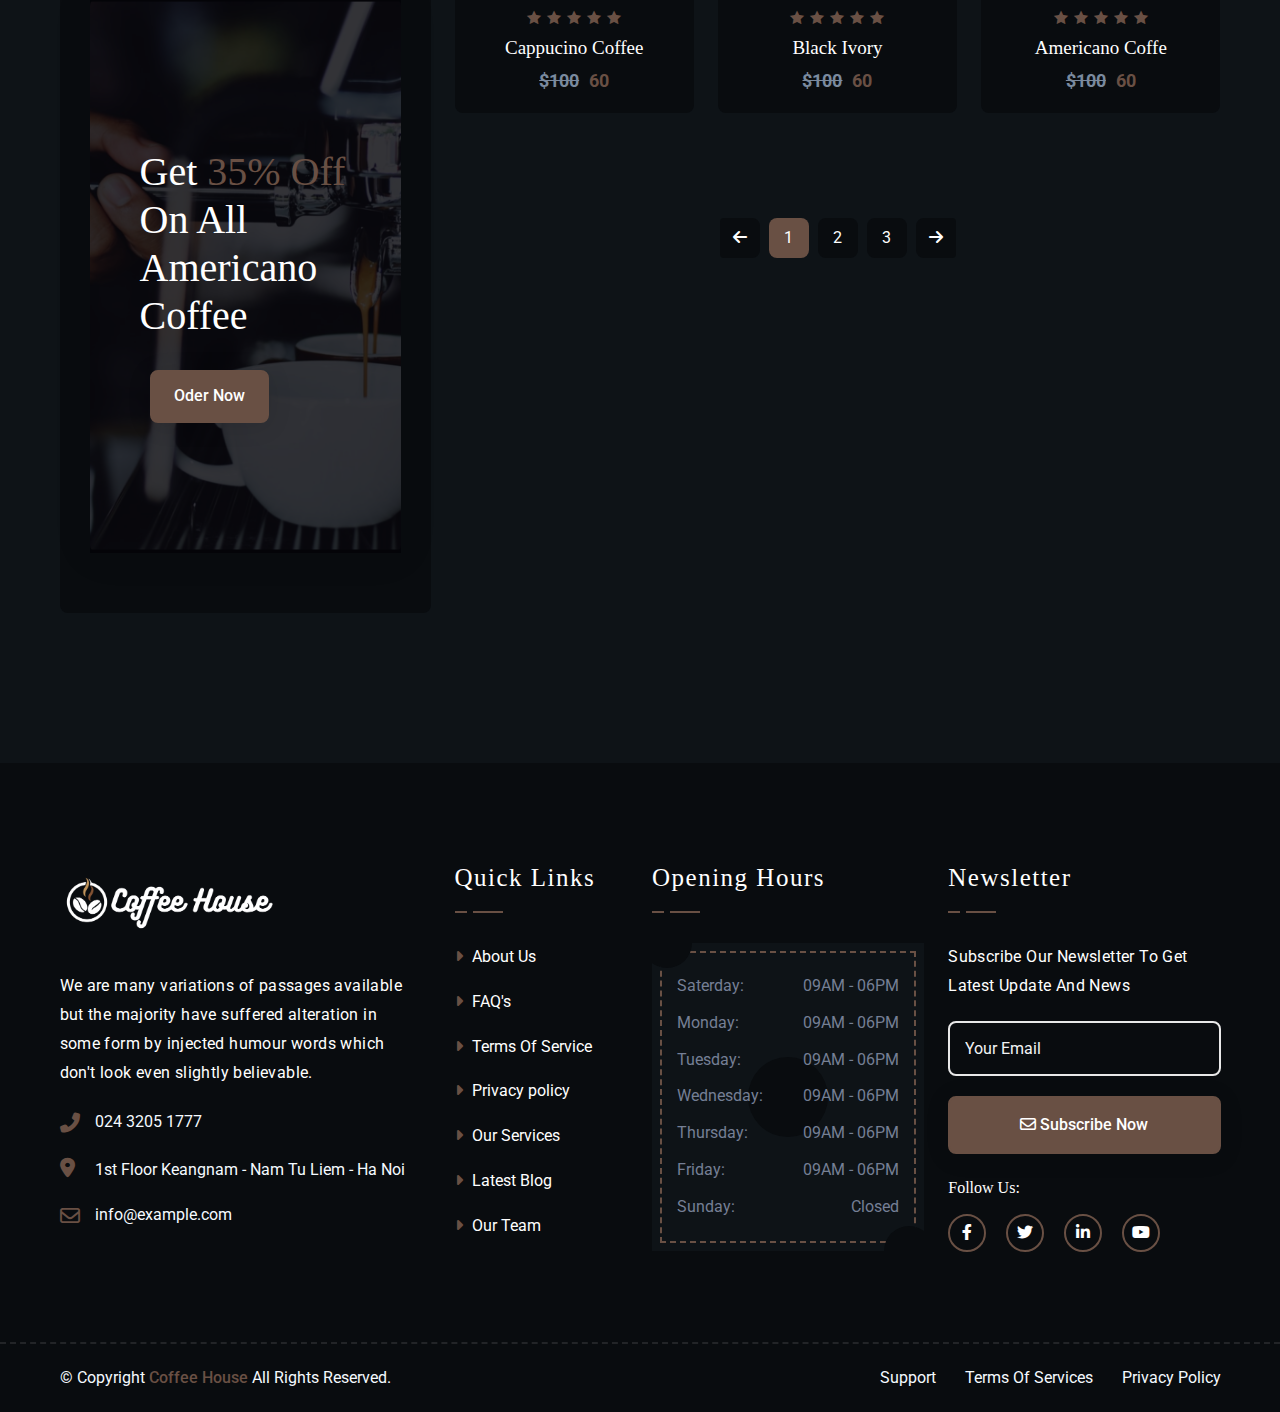
<file: shop.html>
<!DOCTYPE html>
<html lang="en">
<head>
    <meta charset="UTF-8">
    <meta http-equiv="X-UA-Compatible" content="IE=edge">
    <meta name="viewport" content="width=device-width, initial-scale=1.0">
    <title>Coffee House</title>
    <link rel="icon" type="image/x-icon" href="assets/images_icon/logo/logo1.png">

    <link rel="stylesheet" href="assets/fonts/icofont/icofont.css ">
    <link rel="stylesheet" href="assets/fonts/fontawesome/css/all.css">
    <link rel="stylesheet" href="assets/bootstrap/bootstrap.min.css">
    <link rel="stylesheet" href="assets/css/animate.min.css">
    <link rel="stylesheet" href="assets/css/owl.carousel.min.css">
    <link rel="stylesheet" href="assets/css/magnific-popup.min.css">
    <link rel="stylesheet" href="assets/css/style.css">
</head>

<body>
    <div class="header">
        <div class="header-top">
            <div class="container">
                <div class="header-top-wrapper">
                    <div class="header-top-left">
                        <ul>
                            <li><a href="#">
                                    <i class="icofont-google-map"></i>1st Floor Keangnam - Nam Tu Liem - Ha Noi</a></li>
                            <li><a href="#">
                                    <i class="icofont-email"></i>info@example.com</a></li>
                            <li><a href="#">
                                    <i class="icofont-phone"></i>024 3205 1777</a></li>
                        </ul>
                    </div>
                    <div class="header-top-right">
                        <div class="header-top-lang">
                            <div class="dropdown">
                                <button type="button" id="lang" data-bs-toggle="dropdown" aria-expanded="false">
                                    <i class="fa-solid fa-earth-americas"></i>EN <i class="icofont-simple-down"></i>
                                </button>
                                <ul class="dropdown-menu" aria-labelledby="lang">
                                    <li>
                                        <a class="dropdown-item" href="#">
                                            <img src="./assets/images_icon/language/english.png" alt=""> English
                                        </a>
                                    </li>
                                    <li>
                                        <a class="dropdown-item" href="#">
                                            <img src="./assets/images_icon/language/vietnam.png" alt=""> VietNam
                                        </a>
                                    </li>
                                </ul>
                            </div>
                        </div>
                        <div class="header-top-social">
                            <a href="#"><i class="fab fa-facebook-f"></i></a>
                            <a href="#"><i class="fab fa-twitter"></i></a>
                            <a href="#"><i class="icofont-instagram"></i></a>
                            <a href="#"><i class="fab fa-youtube"></i></a>
                        </div>
                    </div>
                </div>
            </div>
        </div>

        <div class="main-navigation">
            <nav class="navbar navbar-expand-lg">
                <div class="container">
                    <a class="navbar-brand" href="index.html">
                        <img src="./assets/images_icon/logo/brand.png" alt="logo">
                    </a>
                    <div class="mobile-menu-right">
                        <div class="mobile-menu-list">
                            <a href="#" class="mobile-menu-link search-box-outer"><i class="icofont-search"></i></a>
                            <a href="#" class="mobile-menu-link"><i class="fa-sharp fa-solid fa-cart-shopping"></i>
                        </div>
                        <button class="navbar-toggler" type="button" data-bs-toggle="collapse"
                            data-bs-target="#main_nav" aria-expanded="false" aria-label="Toggle navigation">
                            <span class="navbar-toggler-icon"><i class="fa-solid fa-bars-staggered"></i></span>
                        </button>
                    </div>
                    <div class="collapse navbar-collapse" id="main_nav">
                        <ul class="navbar-nav">
                            <li class="nav-item"><a class="nav-link" href="index.html">Home</a></li>                            
                            <li class="nav-item"><a class="nav-link" href="about.html">About</a></li>
                            <li class="nav-item"><a class="nav-link" href="menu.html">Menu</a></li>
                            <li class="nav-item dropdown">
                                <a class="nav-link" href="#" data-bs-toggle="dropdown">Shop <i class="icofont-simple-down"></i></a>
                                <ul class="dropdown-menu fade-up">
                                    <li><a class="dropdown-item" href="shop.html">Shop</a></li>
                                    <li><a class="dropdown-item" href="shop-cart.html">Shop Cart</a></li>
                                    <li><a class="dropdown-item" href="shop-checkout.html">Shop Checkout</a></li>
                                    <li><a class="dropdown-item" href="shop-single.html">Shop Single</a></li>
                                </ul>
                            </li>
                            <li class="nav-item dropdown">
                                <a class="nav-link" href="#" data-bs-toggle="dropdown">Blog<i class="icofont-simple-down"></i></a>
                                <ul class="dropdown-menu fade-up">
                                    <li><a class="dropdown-item" href="blog.html">Blog</a></li>
                                    <li><a class="dropdown-item" href="blog-single.html">Blog Single</a></li>
                                </ul>
                            </li> 
                            <li class="nav-item"><a class="nav-link" href="contact.html">Contact</a></li>
                        </ul>
                        <div class="header-nav-right">
                            <div class="header-nav-search">
                                <a href="#" class="header-nav-link search-box-outer"><i class="icofont-search"></i></a>
                            </div>
                            <div class="header-nav-cart">
                                <a href="shop-cart.html" class="header-nav-link"><i class="fa-sharp fa-solid fa-cart-shopping"></i></a>
                            </div>
                            <div class="header-btn">
                                <a href="#" class="theme-btn">Book Table</a>
                            </div>
                        </div>
                    </div>
                </div>
            </nav>
        </div>
    </div>

    <div class="main">
        <div class="breadcumb" style="background: url(./assets/images_icon/about_us/breadcumb.jpg);">
            <h2 class="breadcumb-title">Our Shop</h2>
        </div>

        <div class="shop py-120">
            <div class="container">
                <div class="row">
                    <div class="col-lg-4">
                        <div class="shop-sidebar">
                            <div class="shop-widget">
                                <div class="shop-search">
                                    <h4 class="shop-title">Search</h4>
                                    <form action="#">
                                        <div class="form-group">
                                            <input type="text" class="form-control" placeholder="Search">
                                            <button type="search"><i class="icofont-search"></i></button>
                                        </div>
                                    </form>
                                </div>
                            </div>
                            <div class="shop-widget">
                                <h4 class="shop-title">Category</h4>
                                <ul>
                                    <li>
                                        <div class="form-check">
                                            <input class="form-check-input" type="checkbox" id="cat1">
                                            <label class="form-check-label" for="cat1"> Coffee Bag</label>
                                        </div>
                                    </li>
                                    <li>
                                        <div class="form-check">
                                            <input class="form-check-input" checked type="checkbox" id="cat2">
                                            <label class="form-check-label" for="cat2"> Cappucino Coffee</label>
                                        </div>
                                    </li>
                                    <li>
                                        <div class="form-check">
                                            <input class="form-check-input" type="checkbox" id="cat3">
                                            <label class="form-check-label" for="cat3"> Arabica Roasted</label>
                                        </div>
                                    </li>
                                    <li>
                                        <div class="form-check">
                                            <input class="form-check-input" checked type="checkbox" id="cat4">
                                            <label class="form-check-label" for="cat4"> Arabica Green</label>
                                        </div>
                                    </li>
                                    <li>
                                        <div class="form-check">
                                            <input class="form-check-input" type="checkbox" id="cat5">
                                            <label class="form-check-label" for="cat5"> Cold Brewed</label>
                                        </div>
                                    </li>
                                    <li>
                                        <div class="form-check">
                                            <input class="form-check-input" type="checkbox" id="cat6">
                                            <label class="form-check-label" for="cat6"> Robusta Roasted</label>
                                        </div>
                                    </li>
                                    <li>
                                        <div class="form-check">
                                            <input class="form-check-input" type="checkbox" id="cat7">
                                            <label class="form-check-label" for="cat7"> Uncategorized</label>
                                        </div>
                                    </li>
                                </ul>
                            </div>
                            <div class="shop-widget">
                                <h4 class="shop-title">Price Range</h4>
                                <div class="price-box">
                                    <div class="price-input">
                                        <input type="text" readonly id="price-amount">
                                    </div>
                                    <div class="price-range"></div>
                                </div>
                            </div>
                            <div class="shop-widget">
                                <h4 class="shop-title">Popular Tags</h4>
                                <div class="shop-tags">
                                    <a href="#">Coffee</a>
                                    <a href="#">Shop</a>
                                    <a href="#">Cafe</a>
                                    <a href="#">Americano</a>
                                    <a href="#">Black Coffe</a>
                                </div>
                            </div>
                            <div class="widget mt-30 mb-50" style="background: url(./assets/images_icon/shop/widget.jpg);">
                                <div class="widget-content">
                                    <h3>Get <span>35% Off</span> On All Americano Coffee</h3>
                                    <a href="#" class="theme-btn">Oder Now</a>
                                </div>
                            </div>
                        </div>
                    </div>

                    <div class="col-lg-8">
                        <div class="col-md-12">
                            <div class="shop-sort">
                                <h5>Showing 1-10 of 50 Results</h5>
                                <div class="shop-sort-box">
                                    <select class="form-select">
                                        <option value="1">Sort By Default</option>
                                        <option value="5">Sort By Featured</option>
                                        <option value="2">Sort By Latest</option>
                                        <option value="3">Sort By Low Price</option>
                                        <option value="4">Sort By High Price</option>
                                    </select>
                                </div>
                            </div>
                        </div>
                        <div class="row align-items-center">
                            <div class="col-md-6 col-lg-4">
                                <div class="shop-item">
                                    <div class="shop-item-img">
                                        <span class="shop-sale">Sale</span>
                                        <img src="./assets/images_icon/shop/01.png" alt="">
                                        <div class="shop-item-icon">
                                            <a href="#"><i class="fa-regular fa-heart"></i></a>
                                            <a href="#"><i class="fa-sharp fa-solid fa-cart-shopping"></i></a>
                                        </div>
                                    </div>
                                    <div class="shop-item-info">
                                        <div class="shop-star">
                                            <i class="icofont-star"></i>
                                            <i class="icofont-star"></i>
                                            <i class="icofont-star"></i>
                                            <i class="icofont-star"></i>
                                            <i class="icofont-star"></i>
                                        </div>
                                        <a href="#">
                                            <h4 class="shop-item-content">Los Planes</h4>
                                        </a>
                                        <div class="shop-item-price"><del>$100</del>60</div>
                                    </div>
                                </div>
                            </div>
                            <div class="col-md-6 col-lg-4">
                                <div class="shop-item">
                                    <div class="shop-item-img">
                                        <img src="./assets/images_icon/shop/02.png" alt="">
                                        <div class="shop-item-icon">
                                            <a href="#"><i class="fa-regular fa-heart"></i></a>
                                            <a href="#"><i class="fa-sharp fa-solid fa-cart-shopping"></i></a>
                                        </div>
                                    </div>
                                    <div class="shop-item-info">
                                        <div class="shop-star">
                                            <i class="icofont-star"></i>
                                            <i class="icofont-star"></i>
                                            <i class="icofont-star"></i>
                                            <i class="icofont-star"></i>
                                            <i class="icofont-star"></i>
                                        </div>
                                        <a href="#">
                                            <h4 class="shop-item-content">Saint Helena</h4>
                                        </a>
                                        <div class="shop-item-price"><del>$100</del>60</div>
                                    </div>
                                </div>
                            </div>
                            <div class="col-md-6 col-lg-4">
                                <div class="shop-item">
                                    <div class="shop-item-img">
                                        <img src="./assets/images_icon/shop/03.png" alt="">
                                        <div class="shop-item-icon">
                                            <a href="#"><i class="fa-regular fa-heart"></i></a>
                                            <a href="#"><i class="fa-sharp fa-solid fa-cart-shopping"></i></a>
                                        </div>
                                    </div>
                                    <div class="shop-item-info">
                                        <div class="shop-star">
                                            <i class="icofont-star"></i>
                                            <i class="icofont-star"></i>
                                            <i class="icofont-star"></i>
                                            <i class="icofont-star"></i>
                                            <i class="icofont-star"></i>
                                        </div>
                                        <a href="#">
                                            <h4 class="shop-item-content">Kona Peaberry</h4>
                                        </a>
                                        <div class="shop-item-price"><del>$100</del>60</div>
                                    </div>
                                </div>
                            </div>
                            <div class="col-md-6 col-lg-4">
                                <div class="shop-item">
                                    <div class="shop-item-img">
                                        <img src="./assets/images_icon/shop/04.png" alt="">
                                        <div class="shop-item-icon">
                                            <a href="#"><i class="fa-regular fa-heart"></i></a>
                                            <a href="#"><i class="fa-sharp fa-solid fa-cart-shopping"></i></a>
                                        </div>
                                    </div>
                                    <div class="shop-item-info">
                                        <div class="shop-star">
                                            <i class="icofont-star"></i>
                                            <i class="icofont-star"></i>
                                            <i class="icofont-star"></i>
                                            <i class="icofont-star"></i>
                                            <i class="icofont-star"></i>
                                        </div>
                                        <a href="#">
                                            <h4 class="shop-item-content">Blue Mountain</h4>
                                        </a>
                                        <div class="shop-item-price"><del>$100</del>60</div>
                                    </div>
                                </div>
                            </div>
                            <div class="col-md-6 col-lg-4">
                                <div class="shop-item">
                                    <div class="shop-item-img">
                                        <img src="./assets/images_icon/shop/05.png" alt="">
                                        <div class="shop-item-icon">
                                            <a href="#"><i class="fa-regular fa-heart"></i></a>
                                            <a href="#"><i class="fa-sharp fa-solid fa-cart-shopping"></i></a>
                                        </div>
                                    </div>
                                    <div class="shop-item-info">
                                        <div class="shop-star">
                                            <i class="icofont-star"></i>
                                            <i class="icofont-star"></i>
                                            <i class="icofont-star"></i>
                                            <i class="icofont-star"></i>
                                            <i class="icofont-star"></i>
                                        </div>
                                        <a href="#">
                                            <h4 class="shop-item-content">Ospina</h4>
                                        </a>
                                        <div class="shop-item-price"><del>$100</del>60</div>
                                    </div>
                                </div>
                            </div>
                            <div class="col-md-6 col-lg-4">
                                <div class="shop-item">
                                    <div class="shop-item-img">
                                        <img src="./assets/images_icon/shop/06.png" alt="">
                                        <div class="shop-item-icon">
                                            <a href="#"><i class="fa-regular fa-heart"></i></a>
                                            <a href="#"><i class="fa-sharp fa-solid fa-cart-shopping"></i></a>
                                        </div>
                                    </div>
                                    <div class="shop-item-info">
                                        <div class="shop-star">
                                            <i class="icofont-star"></i>
                                            <i class="icofont-star"></i>
                                            <i class="icofont-star"></i>
                                            <i class="icofont-star"></i>
                                            <i class="icofont-star"></i>
                                        </div>
                                        <a href="#">
                                            <h4 class="shop-item-content">Kopi Luwak</h4>
                                        </a>
                                        <div class="shop-item-price"><del>$100</del>60</div>
                                    </div>
                                </div>
                            </div>
                            <div class="col-md-6 col-lg-4">
                                <div class="shop-item">
                                    <div class="shop-item-img">
                                        <span class="shop-sale">Sale</span>
                                        <img src="./assets/images_icon/shop/07.png" alt="">
                                        <div class="shop-item-icon">
                                            <a href="#"><i class="fa-regular fa-heart"></i></a>
                                            <a href="#"><i class="fa-sharp fa-solid fa-cart-shopping"></i></a>
                                        </div>
                                    </div>
                                    <div class="shop-item-info">
                                        <div class="shop-star">
                                            <i class="icofont-star"></i>
                                            <i class="icofont-star"></i>
                                            <i class="icofont-star"></i>
                                            <i class="icofont-star"></i>
                                            <i class="icofont-star"></i>
                                        </div>
                                        <a href="#">
                                            <h4 class="shop-item-content">Cappucino Coffee</h4>
                                        </a>
                                        <div class="shop-item-price"><del>$100</del>60</div>
                                    </div>
                                </div>
                            </div>
                            <div class="col-md-6 col-lg-4">
                                <div class="shop-item">
                                    <div class="shop-item-img">
                                        <img src="./assets/images_icon/shop/08.png" alt="">
                                        <div class="shop-item-icon">
                                            <a href="#"><i class="fa-regular fa-heart"></i></a>
                                            <a href="#"><i class="fa-sharp fa-solid fa-cart-shopping"></i></a>
                                        </div>
                                    </div>
                                    <div class="shop-item-info">
                                        <div class="shop-star">
                                            <i class="icofont-star"></i>
                                            <i class="icofont-star"></i>
                                            <i class="icofont-star"></i>
                                            <i class="icofont-star"></i>
                                            <i class="icofont-star"></i>
                                        </div>
                                        <a href="#">
                                            <h4 class="shop-item-content">Black Ivory</h4>
                                        </a>
                                        <div class="shop-item-price"><del>$100</del>60</div>
                                    </div>
                                </div>
                            </div>
                            <div class="col-md-6 col-lg-4">
                                <div class="shop-item">
                                    <div class="shop-item-img">
                                        <img src="./assets/images_icon/shop/09.png" alt="">
                                        <div class="shop-item-icon">
                                            <a href="#"><i class="fa-regular fa-heart"></i></a>
                                            <a href="#"><i class="fa-sharp fa-solid fa-cart-shopping"></i></a>
                                        </div>
                                    </div>
                                    <div class="shop-item-info">
                                        <div class="shop-star">
                                            <i class="icofont-star"></i>
                                            <i class="icofont-star"></i>
                                            <i class="icofont-star"></i>
                                            <i class="icofont-star"></i>
                                            <i class="icofont-star"></i>
                                        </div>
                                        <a href="#">
                                            <h4 class="shop-item-content">Americano Coffe</h4>
                                        </a>
                                        <div class="shop-item-price"><del>$100</del>60</div>
                                    </div>
                                </div>
                            </div>
                        </div>

                        <div class="pagination">
                            <div aria-label="Page navigation example">
                                <ul class="pagination">
                                    <li class="page-item">
                                        <a class="page-link" href="#" aria-label="Previous">
                                            <span aria-hidden="true"><i class="fa-sharp fa-solid fa-arrow-left"></i></span>
                                        </a>
                                    </li>
                                    <li class="page-item active"><a class="page-link" href="#">1</a></li>
                                    <li class="page-item"><a class="page-link" href="#">2</a></li>
                                    <li class="page-item"><a class="page-link" href="#">3</a></li>
                                    <li class="page-item">
                                        <a class="page-link" href="#" aria-label="Next">
                                            <span aria-hidden="true"><i class="fa-sharp fa-solid fa-arrow-right"></i></i></span>
                                        </a>
                                    </li>
                                </ul>
                            </div>
                        </div>
                    </div>
                </div>
            </div>
        </div>
    </div>

    <div class="footer">
        <div class="footer-widget">
            <div class="container">
                <div class="row footer-wrapper pt-100 pb-70">
                    <div class="col-md-6 col-lg-4">
                        <div class="footer-box about">
                            <a href="#" class="footer-logo">
                                <img src="./assets/images_icon/logo/brand.png" alt="">
                            </a>
                            <p class="mb-20">
                                We are many variations of passages available but the majority have suffered
                                alteration
                                in some form by injected humour words which don't look even slightly believable.
                            </p>
                            <ul class="footer-contact">
                                <li><a href="tel: +21236547898"><i class="fa-solid fa-phone-flip"></i>024 3205 1777</a></li>
                                <li><i class="fa-sharp fa-solid fa-location-dot"></i>1st Floor Keangnam - Nam Tu Liem - Ha Noi
                                </li>
                                <li><a href="/cdn-cgi/l/email-protection#234a4d454c63465b424e534f460d404c4e">
                                        <i class="far fa-envelope"></i><span class="__cf_email__"
                                            data-cfemail="70191e161f301508111d001c155e131f1d">info@example.com</span></a>
                                </li>
                            </ul>
                        </div>
                    </div>
                    <div class="col-md-6 col-lg-2">
                        <div class="footer-box list">
                            <h4 class="footer-title">Quick Links</h4>
                            <ul class="footer-list">
                                <li><a href="#"><i class="fas fa-caret-right"></i> About Us</a></li>
                                <li><a href="#"><i class="fas fa-caret-right"></i> FAQ's</a></li>
                                <li><a href="#"><i class="fas fa-caret-right"></i> Terms Of Service</a></li>
                                <li><a href="#"><i class="fas fa-caret-right"></i> Privacy policy</a></li>
                                <li><a href="#"><i class="fas fa-caret-right"></i> Our Services</a></li>
                                <li><a href="#"><i class="fas fa-caret-right"></i> Latest Blog</a></li>
                                <li><a href="#"><i class="fas fa-caret-right"></i> Our Team</a></li>
                            </ul>
                        </div>
                    </div>
                    <div class="col-md-6 col-lg-3">
                        <div class="footer-box list">
                            <h4 class="footer-title">Opening Hours</h4>
                            <div class="footer-opening-hour">
                                <div class="opening-shape-1"></div>
                                <div class="opening-shape-2"></div>
                                <div class="opening-shape-3"></div>
                                <ul>
                                    <li><span class="day">Saterday:</span><span class="time">09AM - 06PM</span></li>
                                    <li><span class="day">Monday:</span><span class="time">09AM - 06PM</span></li>
                                    <li><span class="day">Tuesday:</span><span class="time">09AM - 06PM</span></li>
                                    <li><span class="day">Wednesday:</span><span class="time">09AM - 06PM</span>
                                    </li>
                                    <li><span class="day">Thursday:</span><span class="time">09AM - 06PM</span></li>
                                    <li><span class="day">Friday:</span><span class="time">09AM - 06PM</span></li>
                                    <li><span class="day">Sunday:</span><span class="closed">Closed</span></li>
                                </ul>
                            </div>
                        </div>
                    </div>
                    <div class="col-md-6 col-lg-3">
                        <div class="footer-box list">
                            <h4 class="footer-title">Newsletter</h4>
                            <div class="footer-newsletter">
                                <p>Subscribe Our Newsletter To Get Latest Update And News</p>
                                <div class="subscribe-form">
                                    <form action="#">
                                        <input type="email" class="form-control" placeholder="Your Email">
                                        <button class="theme-btn" type="submit">
                                            <span class="far fa-envelope"></span> Subscribe Now
                                        </button>
                                    </form>
                                </div>
                                <div class="mt-4">
                                    <h6 class="text-white mb-3">Follow Us:</h6>
                                    <ul class="footer-social mt-1">
                                        <li><a href="#"><i class="fab fa-facebook-f"></i></a></li>
                                        <li><a href="#"><i class="fab fa-twitter"></i></a></li>
                                        <li><a href="#"><i class="fab fa-linkedin-in"></i></a></li>
                                        <li><a href="#"><i class="fab fa-youtube"></i></a></li>
                                    </ul>
                                </div>
                            </div>
                        </div>
                    </div>
                </div>
            </div>
        </div>
        <div class="copyright">
            <div class="container">
                <div class="row">
                    <div class="col-lg-6 align-self-center">
                        <p class="copyright-text">
                            &copy; Copyright<span id="date"></span><a href="#"> Coffee House </a> All Rights Reserved.
                        </p>
                    </div>
                    <div class="col-lg-6 align-self-center">
                        <ul class="footer-menu">
                            <li><a href="#">Support</a></li>
                            <li><a href="#">Terms Of Services</a></li>
                            <li><a href="#">Privacy Policy</a></li>
                        </ul>
                    </div>
                </div>
            </div>
        </div>
    </div>
    <a href="#" id="scroll-top"><i class="fa-sharp fa-solid fa-angles-up"></i></a>

    <script src="assets/js/jquery-3.6.0.min.js"></script>
    <script src="assets/js/bootstrap.bundle.min.js"></script>
    <script src="assets/js/owl.carousel.min.js"></script>
    <script src="assets/js/counter-up.js"></script>
    <script src="assets/js/wow.min.js"></script>
    <script src="assets/js/counter-up.js"></script>
    <script src="assets/js/jquery.magnific-popup.min.js"></script>
    <script src="assets/js/main.js"></script>
</body>

</html>
</file>
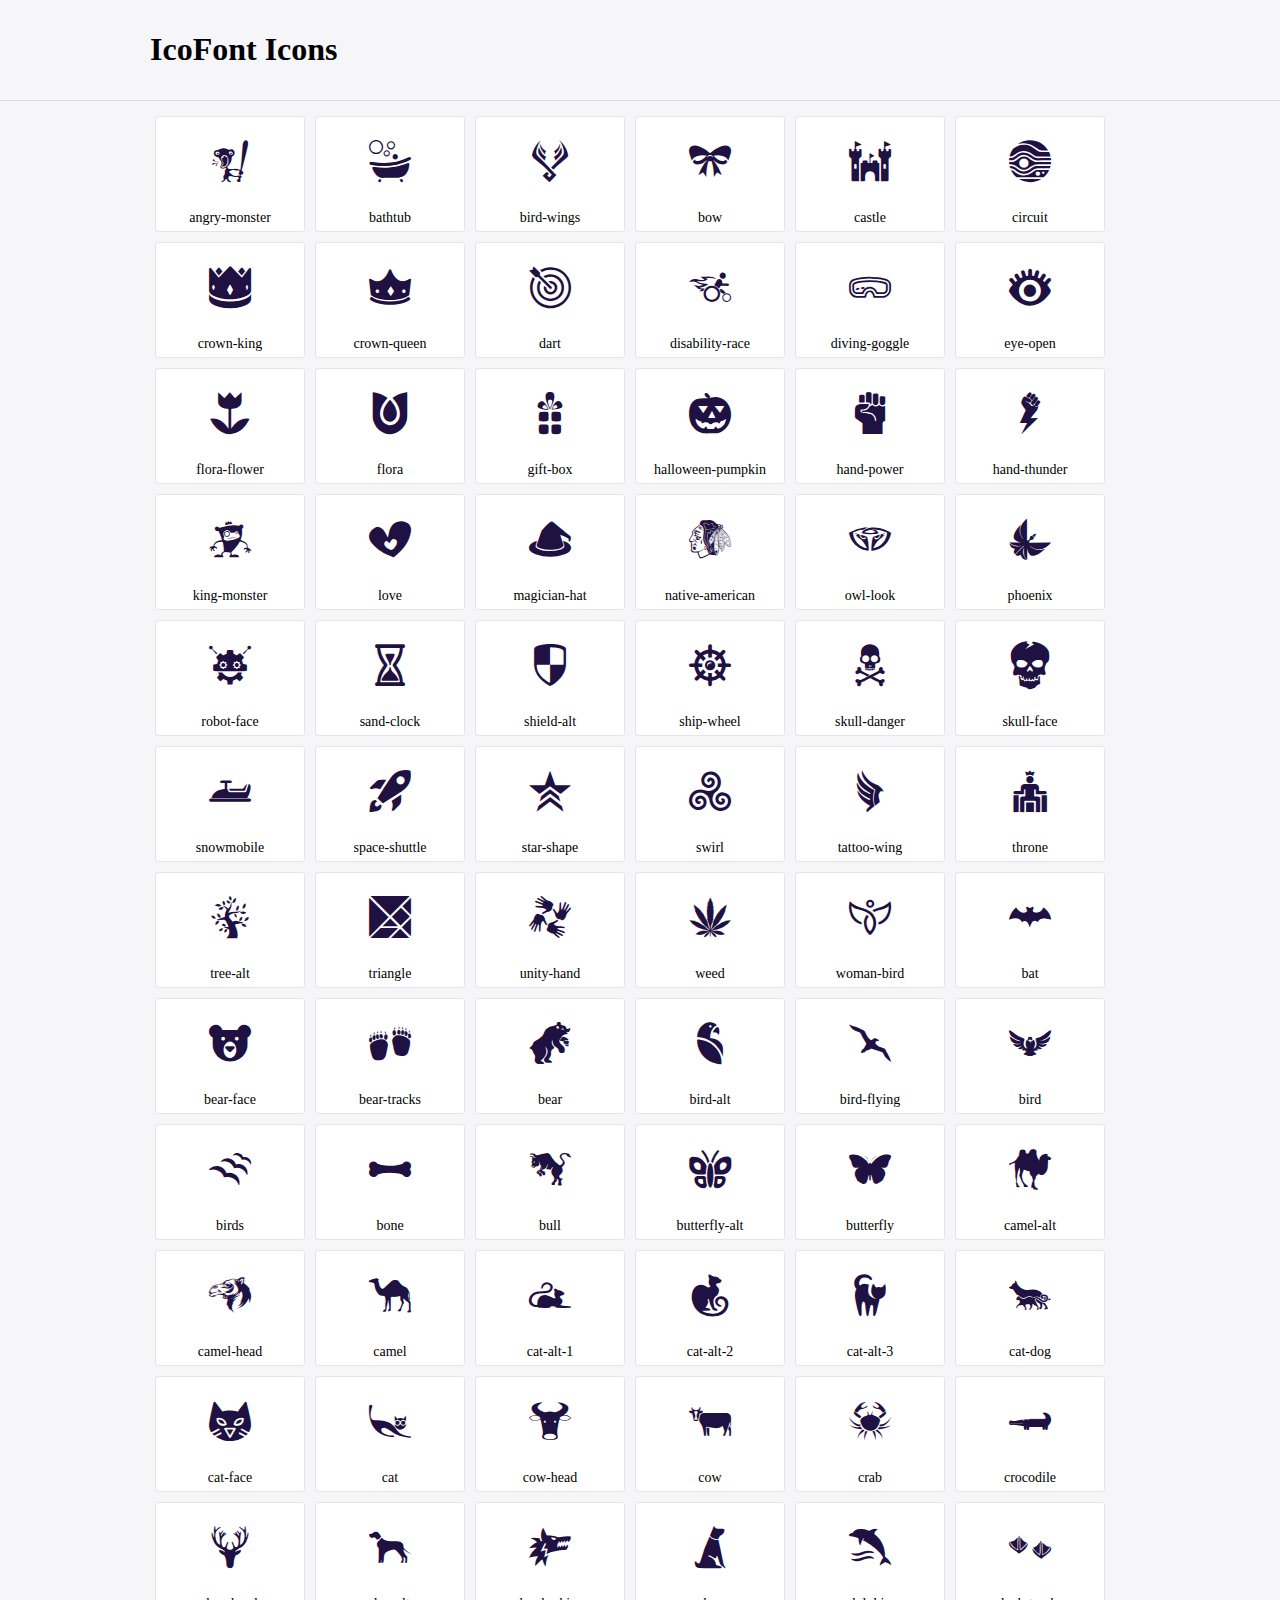
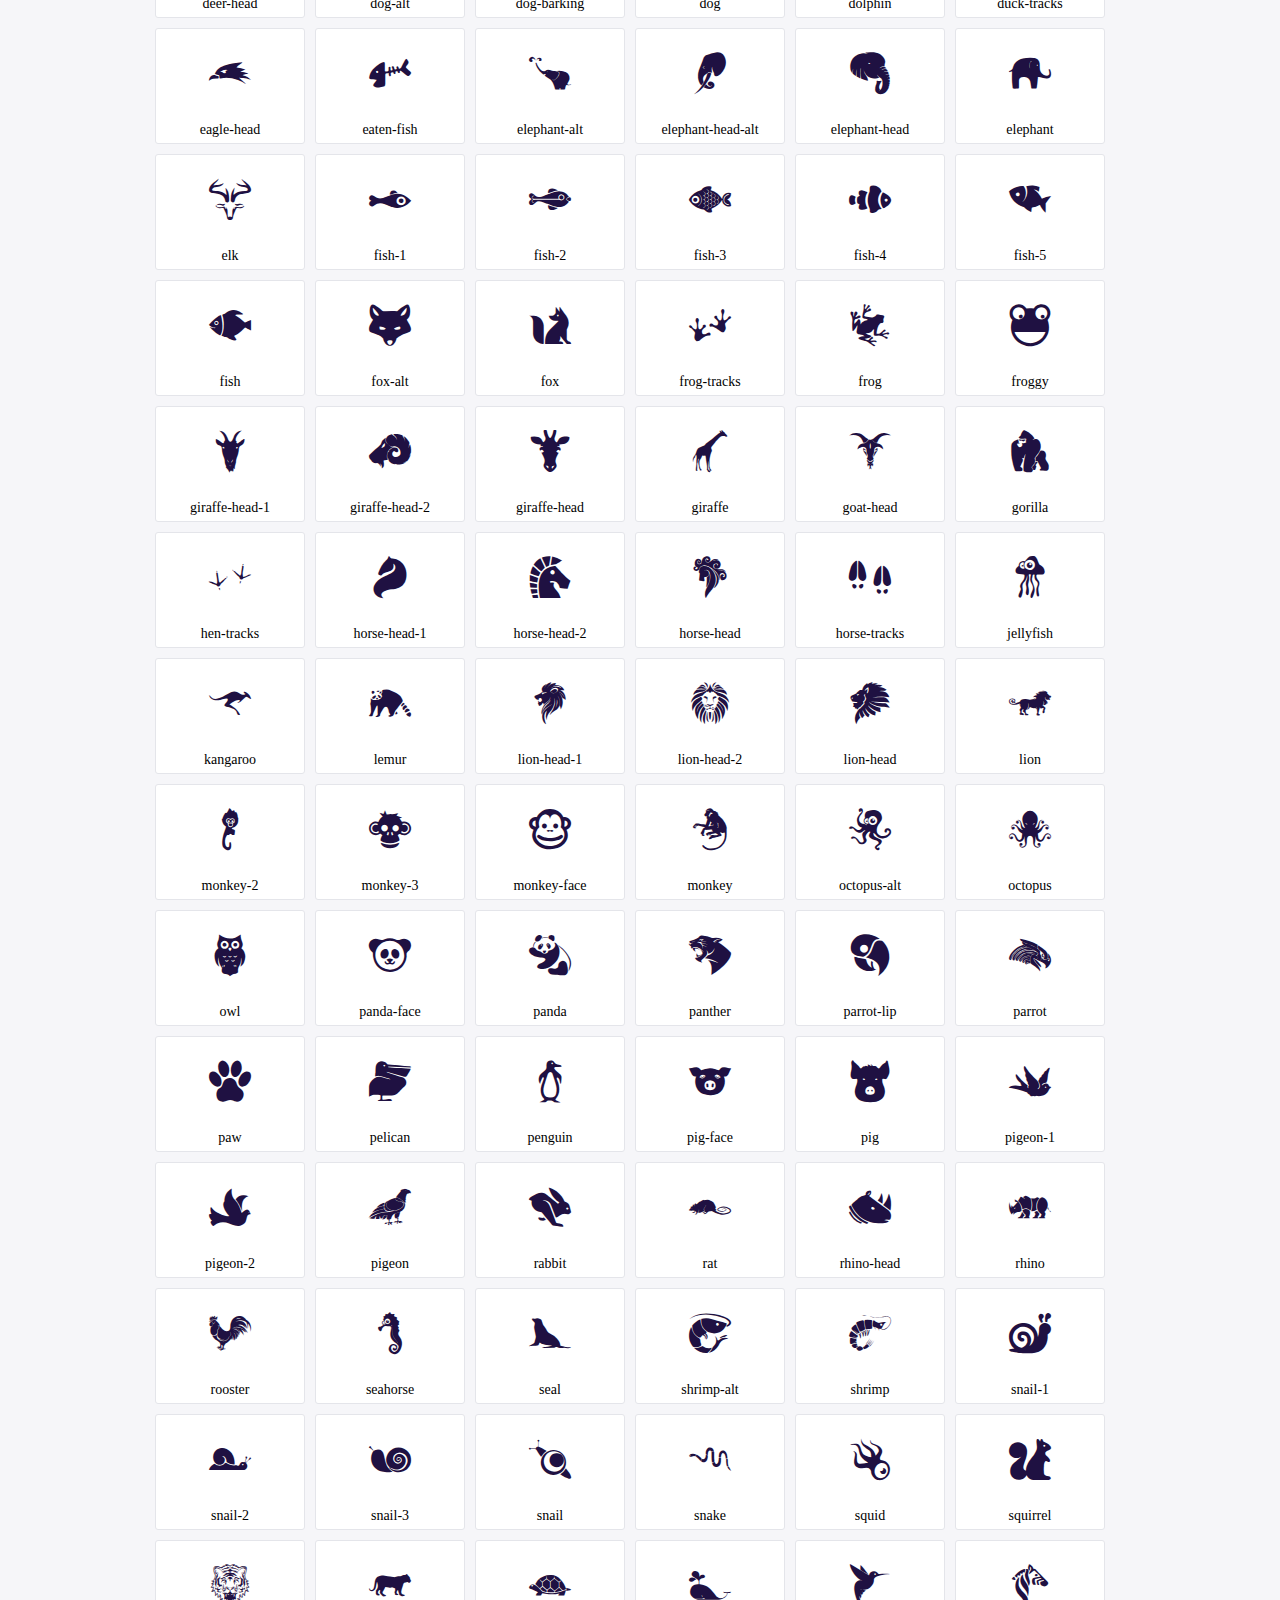
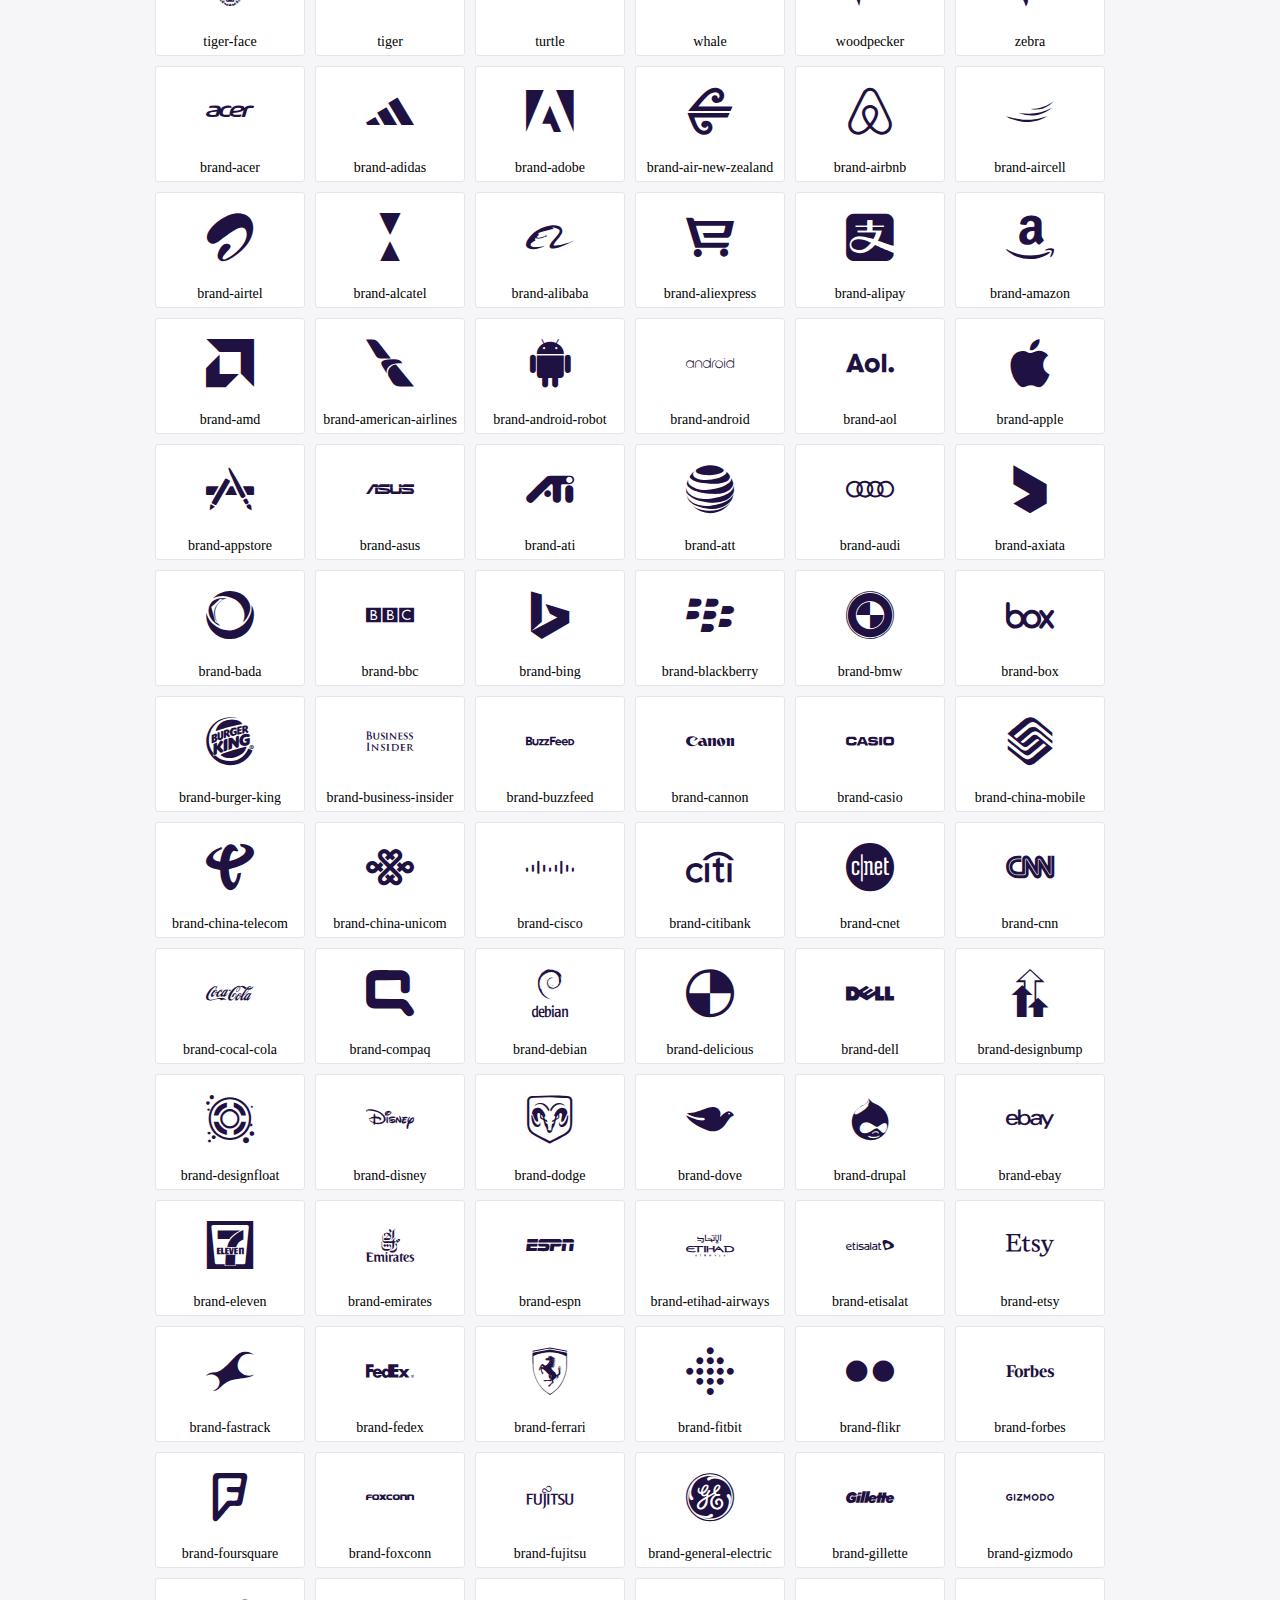
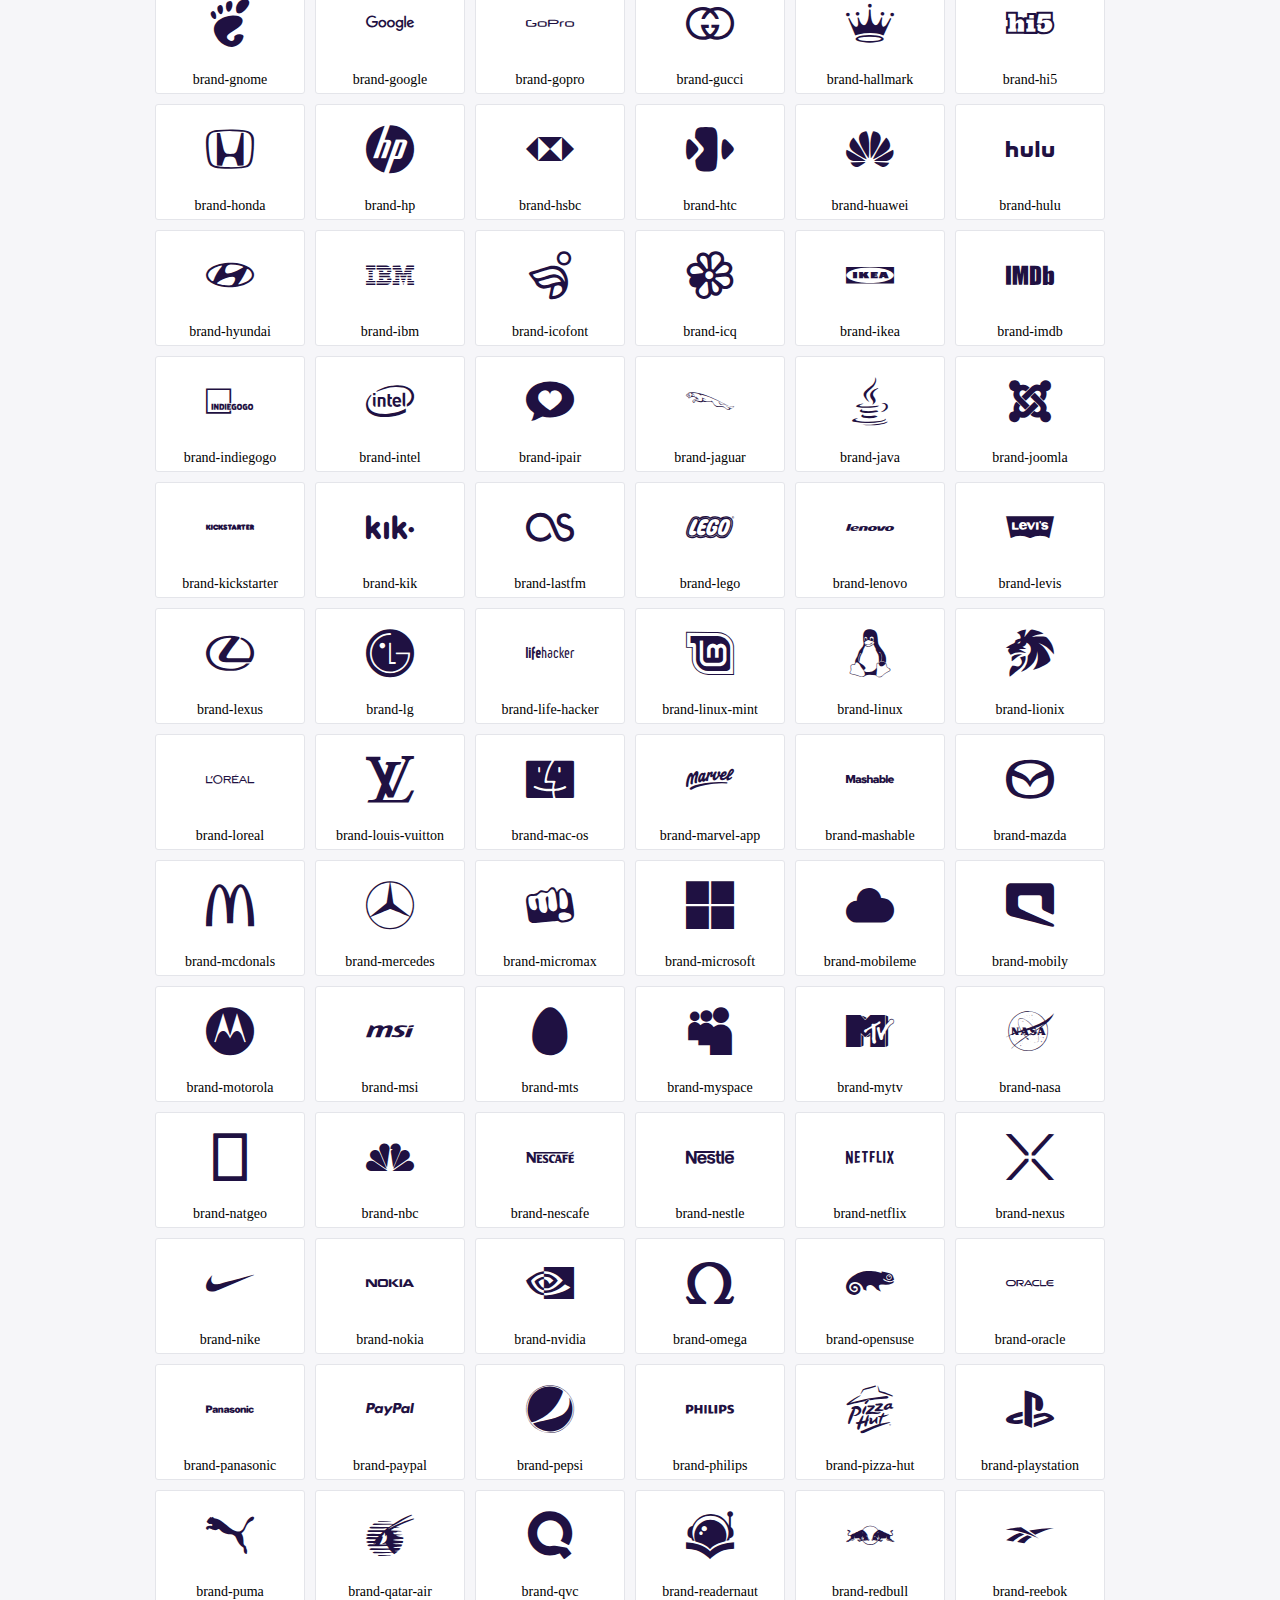
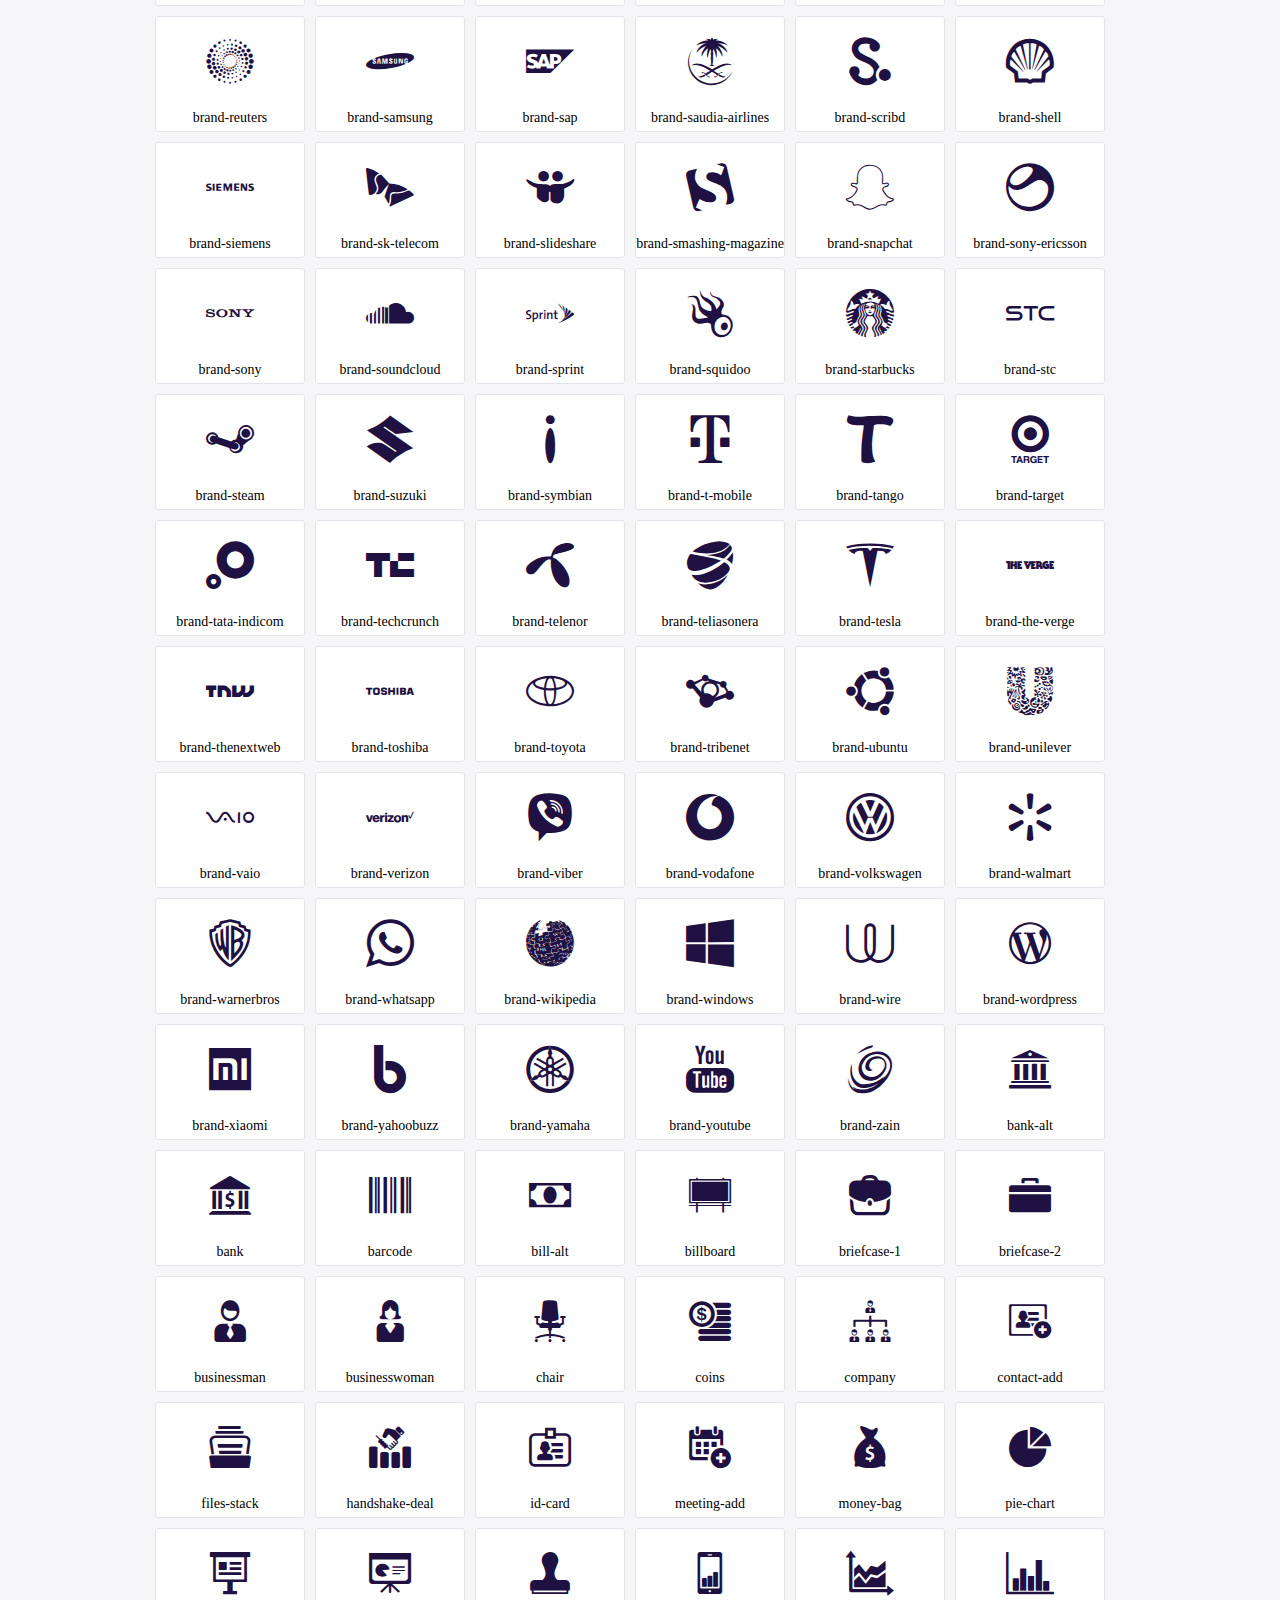
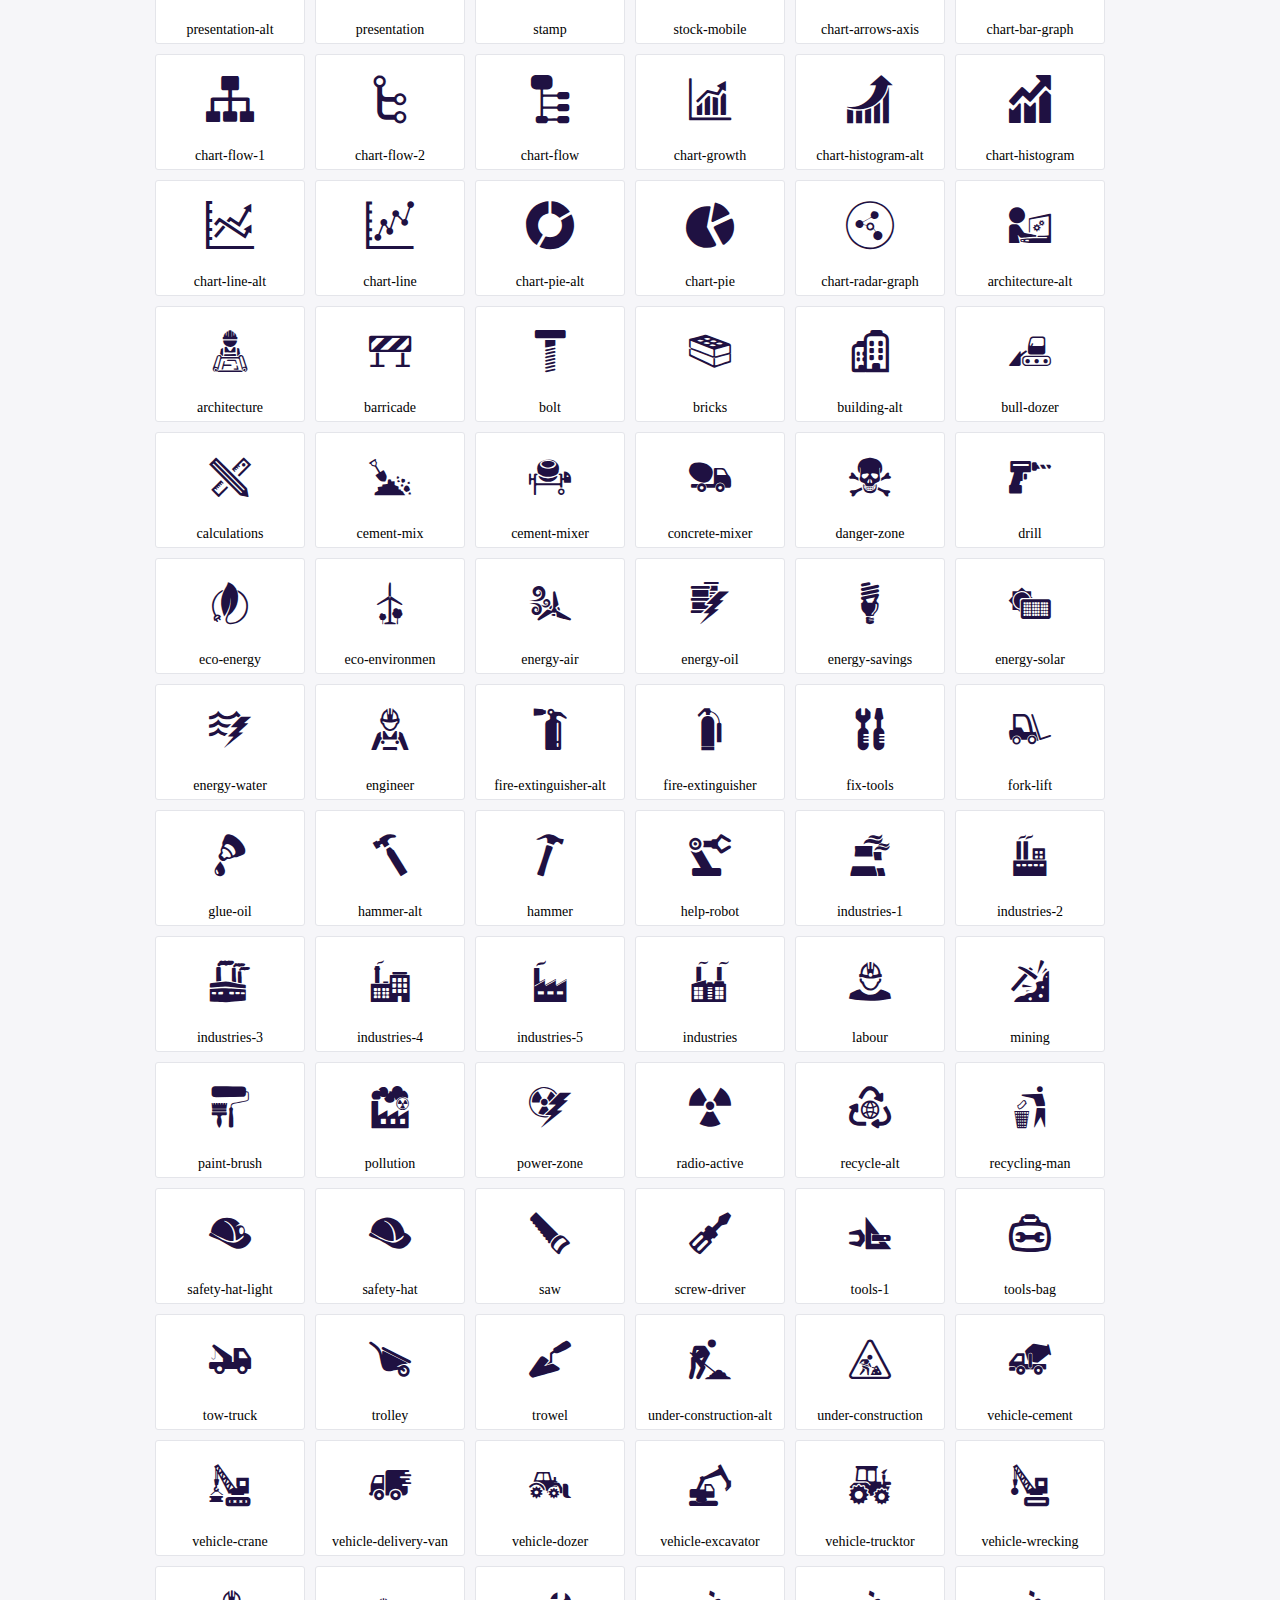
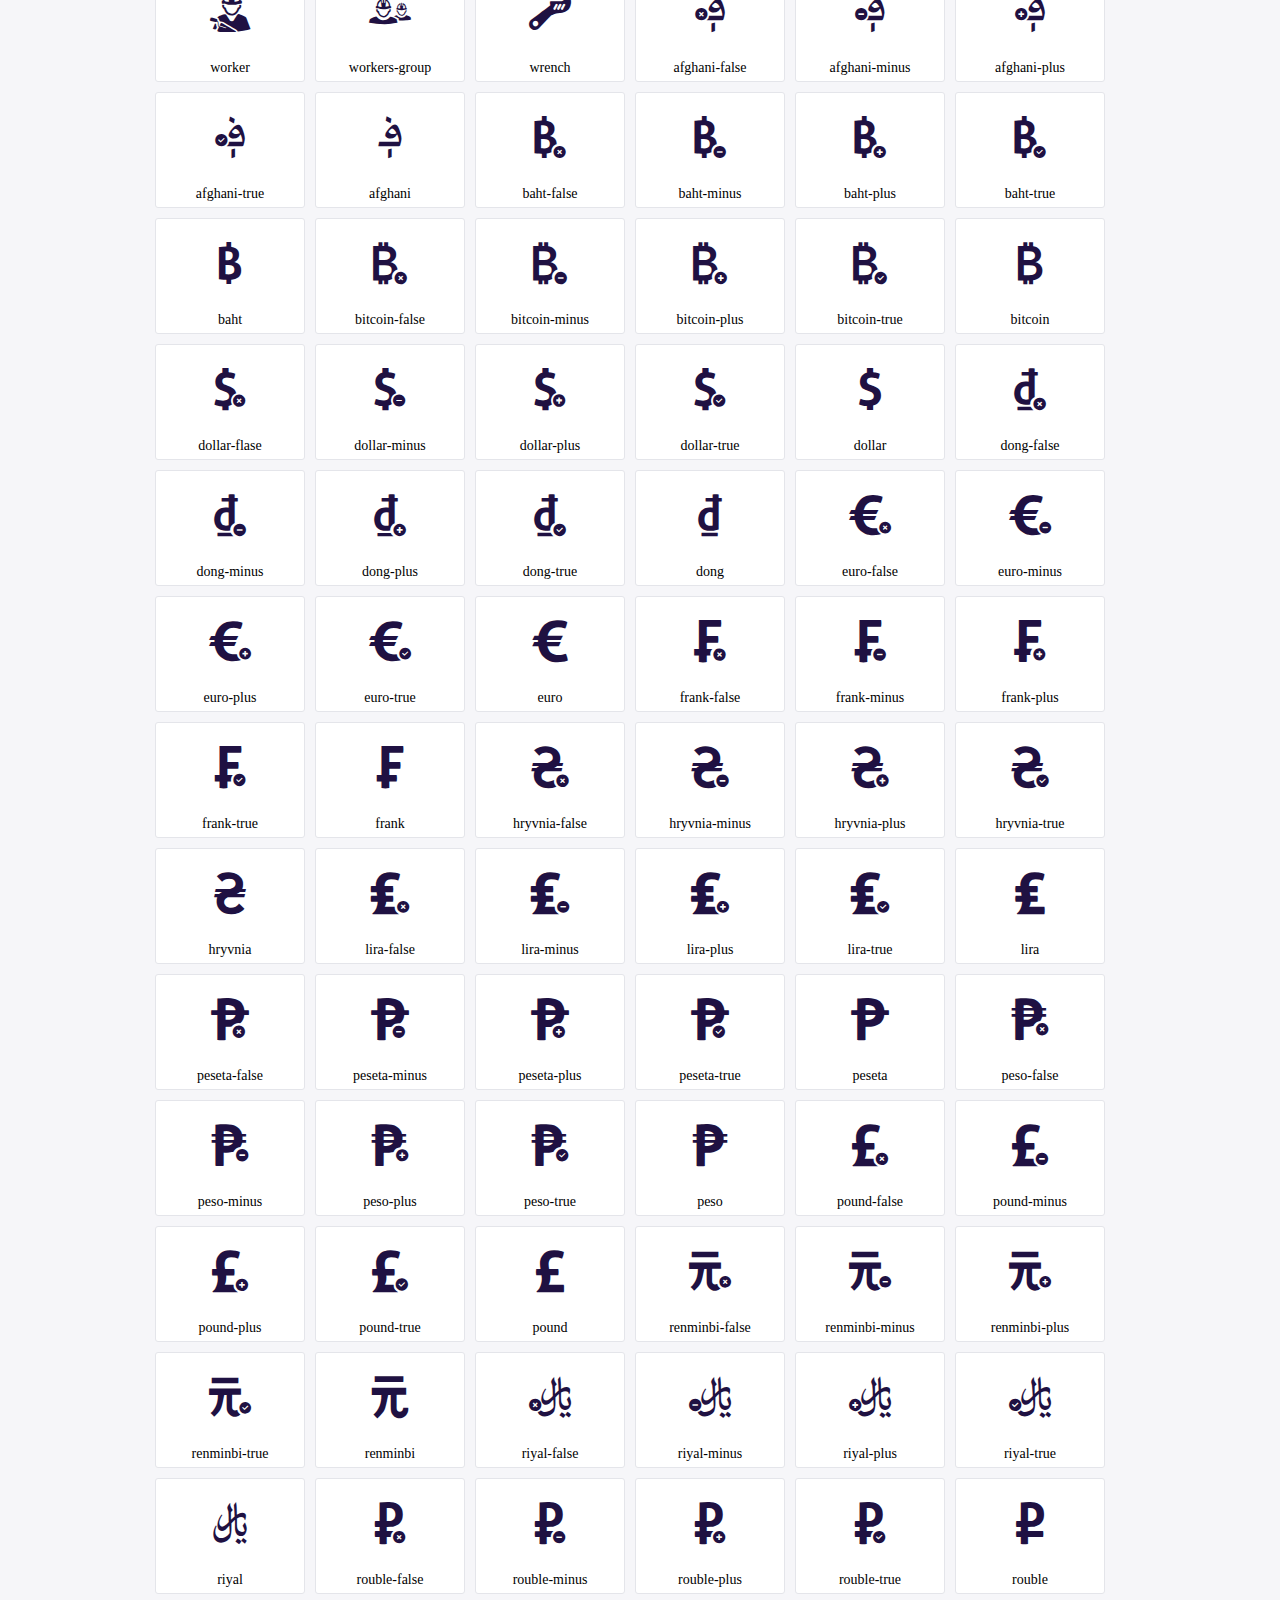
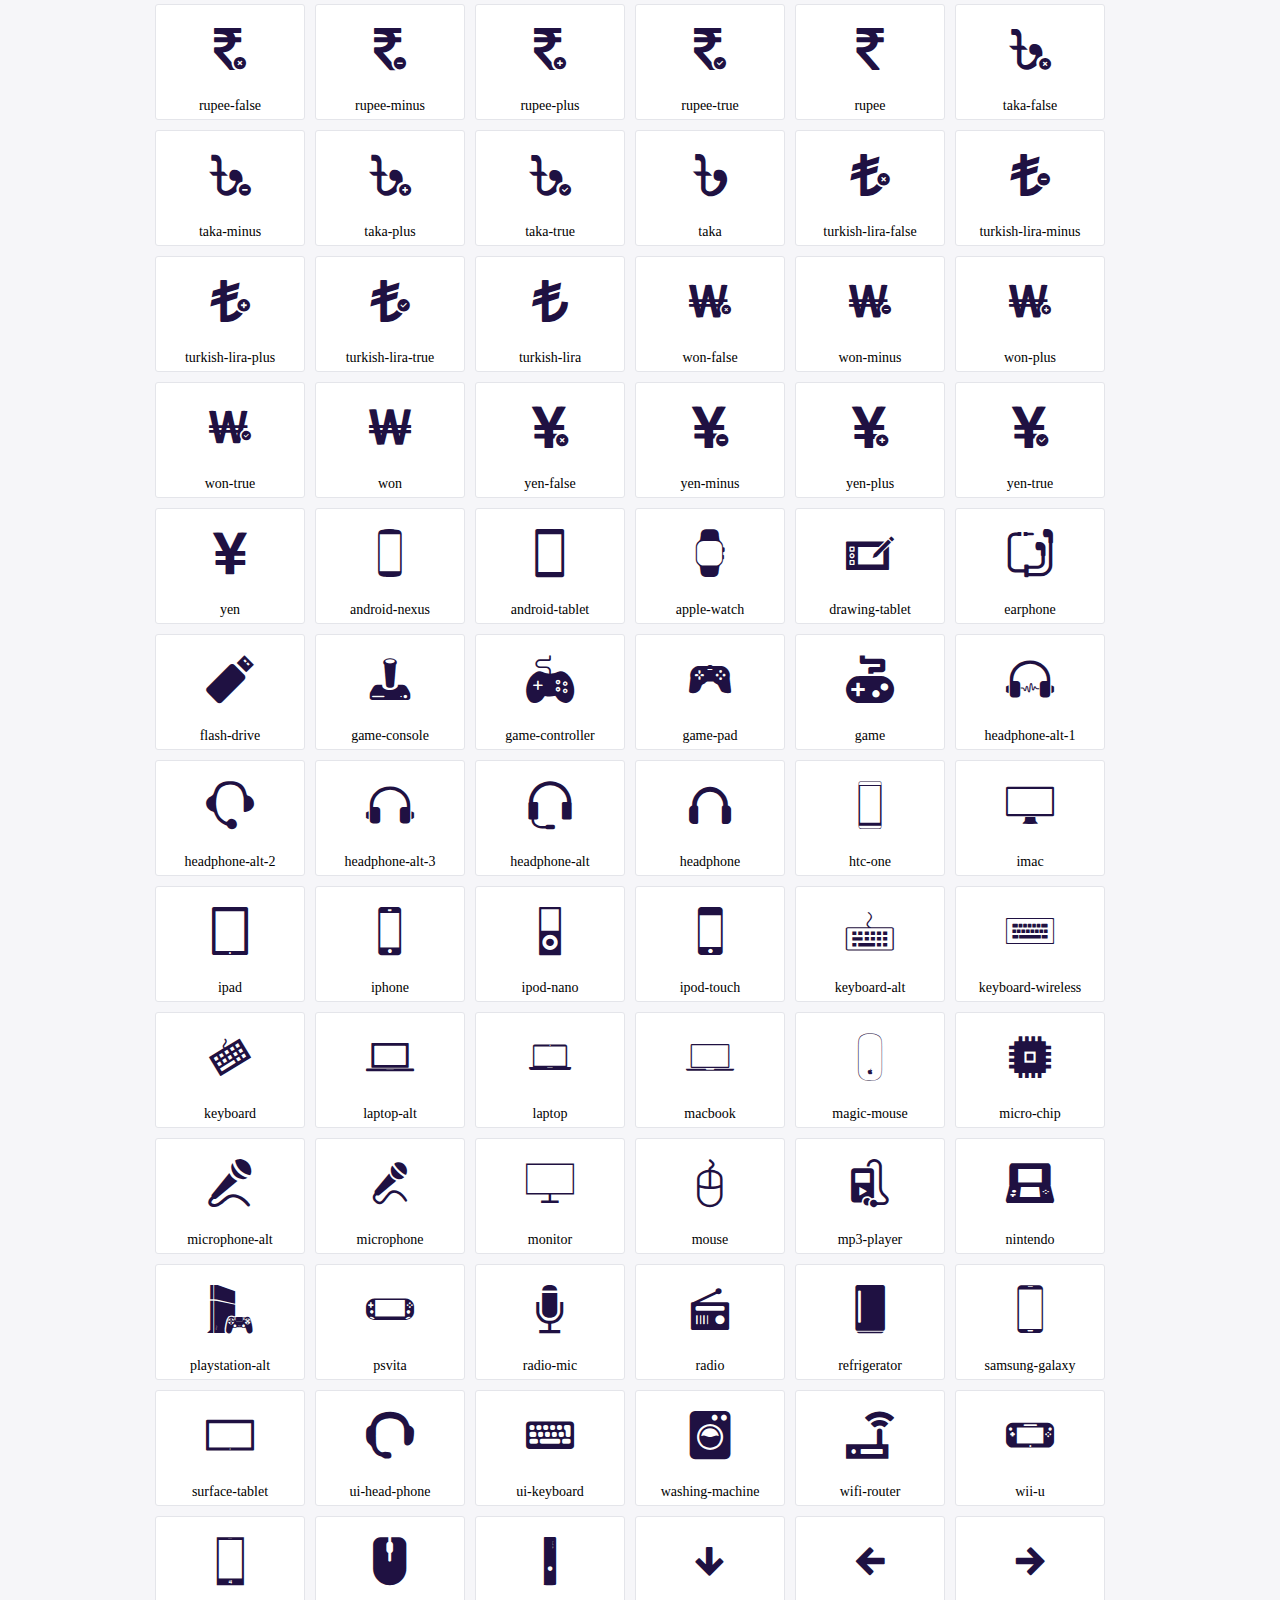
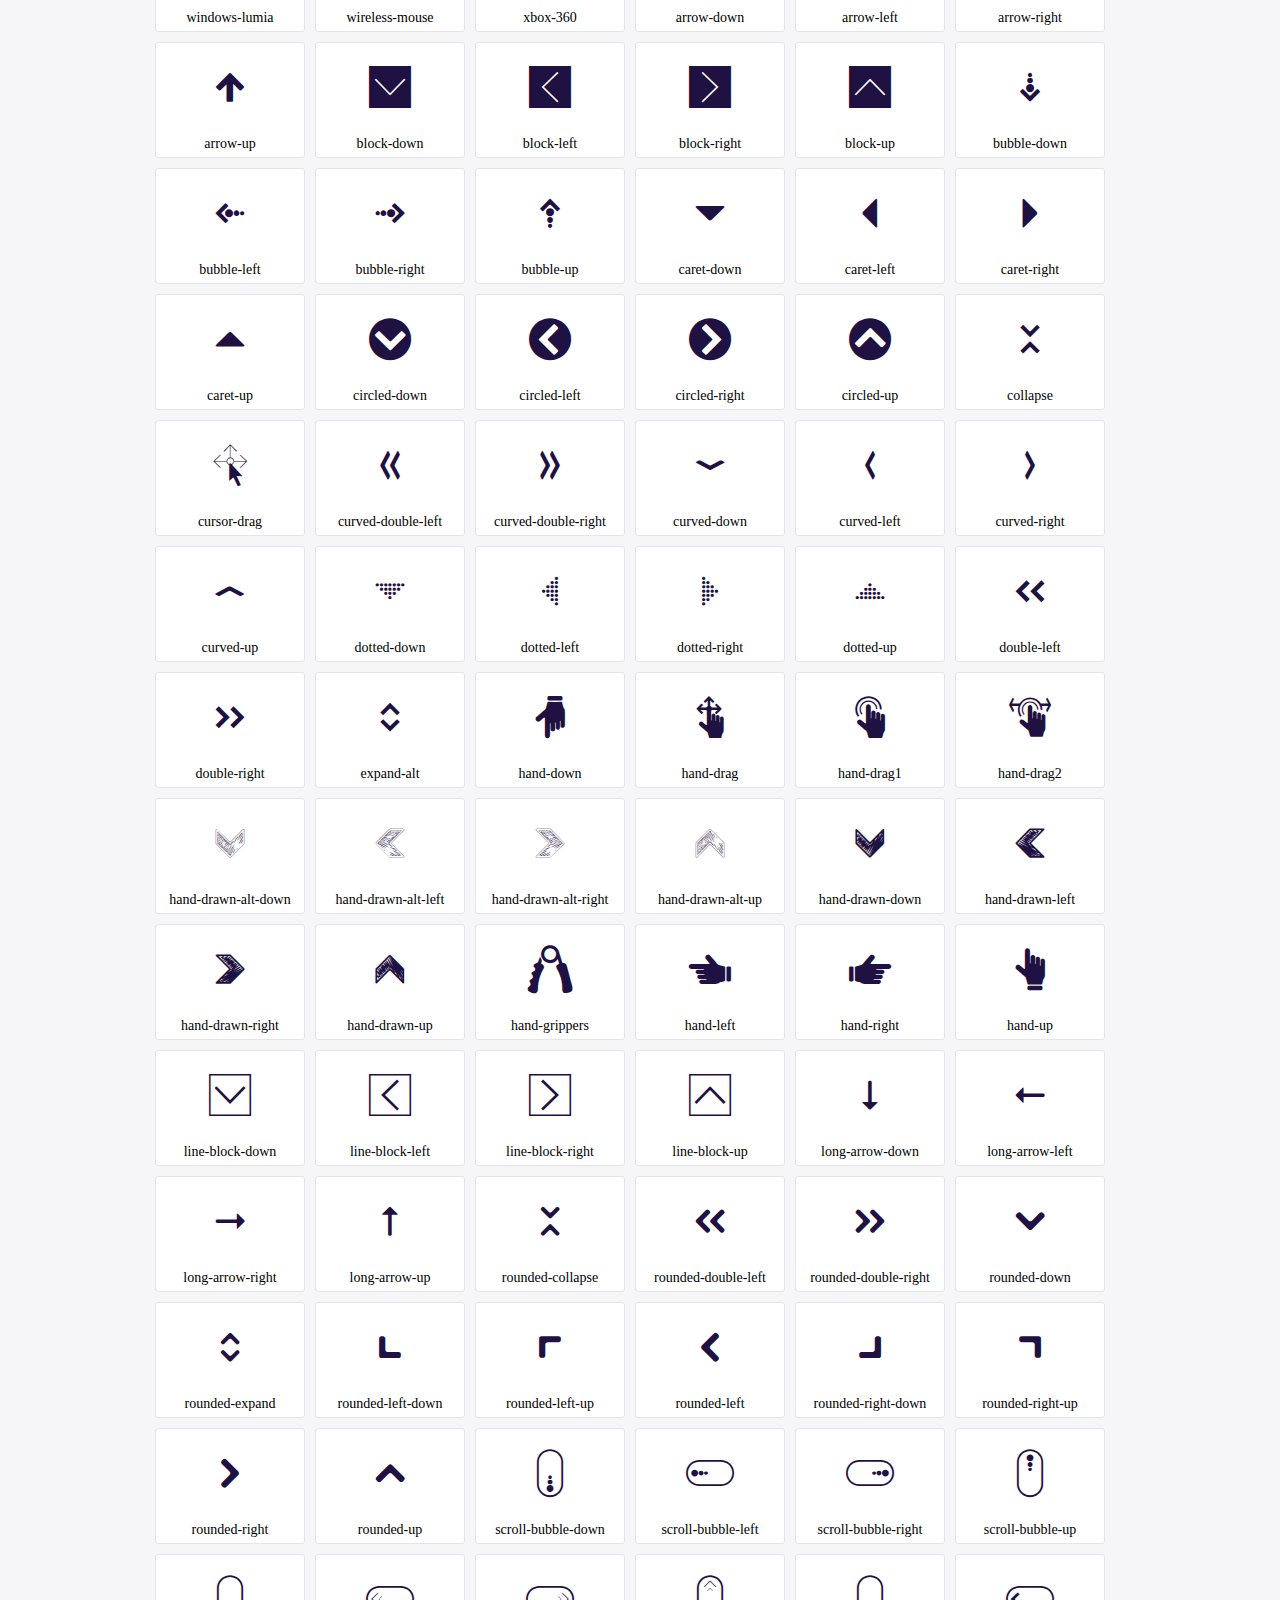
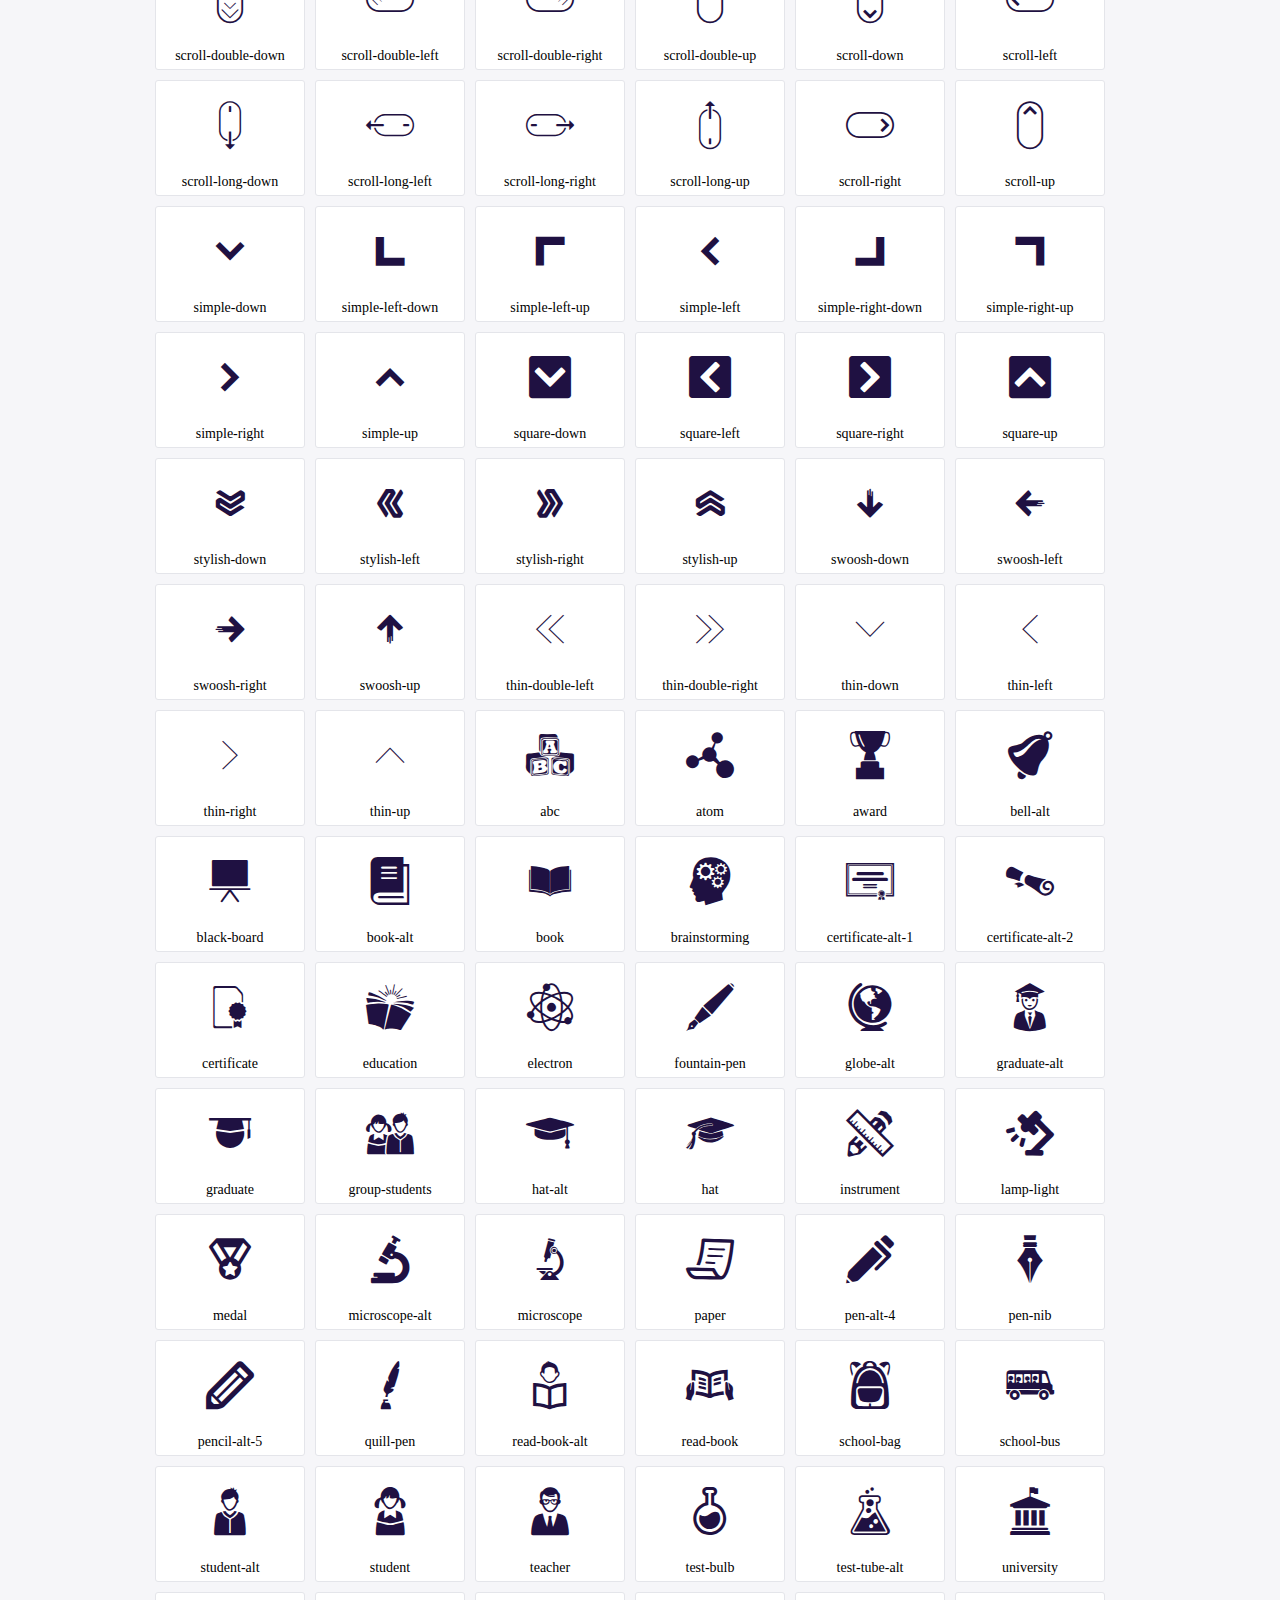
<file: assets/fonts/icofont/demo.html>
<!DOCTYPE html>
	<html>
	<head>
		<meta charset="utf-8">
		<title>Examples | IcoFont</title>
		<link rel="stylesheet" type="text/css" href="./icofont.min.css">
		<style type="text/css">
			body {
				margin: 0;
				padding: 0;
				background: #F6F6F9;
			}
			.header {
				border-bottom: 1px solid #DCDCE1;
				padding: 10px 0;
				margin-bottom: 10px;
			}
			.container {
				width: 980px;
				margin: 0 auto;
			}
			.ico-title {
				font-size: 2em;
			}
			.iconlist {
				margin: 0;
				padding: 0;
				list-style: none;
				text-align: center;
				width: 100%;
				display: flex;
				flex-wrap: wrap;
				flex-direction: row;
			}
			.iconlist li {
				position: relative;
				margin: 5px;
				width: 150px;
				cursor: pointer;
			}
			.iconlist li .icon-holder {
				position: relative;
				text-align: center;
				border-radius: 3px;
				overflow: hidden;
				padding-bottom: 5px;
				background: #ffffff;
				border: 1px solid #E4E5EA;
				transition: all 0.2s linear 0s;
			}
			.iconlist li .icon-holder:hover {
				background: #00C3DA;
				color: #ffffff;
			}
			.iconlist li .icon-holder:hover .icon i {
				color: #ffffff;
			}
			.iconlist li .icon-holder .icon {
				padding: 20px;
				text-align: center;
			}
			.iconlist li .icon-holder .icon i {
				font-size: 3em;
				color: #1F1142;
			}
			.iconlist li .icon-holder span {
				font-size: 14px;
				display: block;
				margin-top: 5px;
				border-radius: 3px;
			}
		</style>
	</head>
	<body>
	<div class="header">
		<div class="container">
			<h1 class="ico-title"> IcoFont Icons </h1>
		</div>
	</div>
	<div class="container">
		<ul class="iconlist">
		
		<li>
			<div class="icon-holder">
				<div class="icon"> 
					<i class="icofont-angry-monster"></i>
				</div> 
				<span> angry-monster </span>
			</div>
		</li>
		
		<li>
			<div class="icon-holder">
				<div class="icon"> 
					<i class="icofont-bathtub"></i>
				</div> 
				<span> bathtub </span>
			</div>
		</li>
		
		<li>
			<div class="icon-holder">
				<div class="icon"> 
					<i class="icofont-bird-wings"></i>
				</div> 
				<span> bird-wings </span>
			</div>
		</li>
		
		<li>
			<div class="icon-holder">
				<div class="icon"> 
					<i class="icofont-bow"></i>
				</div> 
				<span> bow </span>
			</div>
		</li>
		
		<li>
			<div class="icon-holder">
				<div class="icon"> 
					<i class="icofont-castle"></i>
				</div> 
				<span> castle </span>
			</div>
		</li>
		
		<li>
			<div class="icon-holder">
				<div class="icon"> 
					<i class="icofont-circuit"></i>
				</div> 
				<span> circuit </span>
			</div>
		</li>
		
		<li>
			<div class="icon-holder">
				<div class="icon"> 
					<i class="icofont-crown-king"></i>
				</div> 
				<span> crown-king </span>
			</div>
		</li>
		
		<li>
			<div class="icon-holder">
				<div class="icon"> 
					<i class="icofont-crown-queen"></i>
				</div> 
				<span> crown-queen </span>
			</div>
		</li>
		
		<li>
			<div class="icon-holder">
				<div class="icon"> 
					<i class="icofont-dart"></i>
				</div> 
				<span> dart </span>
			</div>
		</li>
		
		<li>
			<div class="icon-holder">
				<div class="icon"> 
					<i class="icofont-disability-race"></i>
				</div> 
				<span> disability-race </span>
			</div>
		</li>
		
		<li>
			<div class="icon-holder">
				<div class="icon"> 
					<i class="icofont-diving-goggle"></i>
				</div> 
				<span> diving-goggle </span>
			</div>
		</li>
		
		<li>
			<div class="icon-holder">
				<div class="icon"> 
					<i class="icofont-eye-open"></i>
				</div> 
				<span> eye-open </span>
			</div>
		</li>
		
		<li>
			<div class="icon-holder">
				<div class="icon"> 
					<i class="icofont-flora-flower"></i>
				</div> 
				<span> flora-flower </span>
			</div>
		</li>
		
		<li>
			<div class="icon-holder">
				<div class="icon"> 
					<i class="icofont-flora"></i>
				</div> 
				<span> flora </span>
			</div>
		</li>
		
		<li>
			<div class="icon-holder">
				<div class="icon"> 
					<i class="icofont-gift-box"></i>
				</div> 
				<span> gift-box </span>
			</div>
		</li>
		
		<li>
			<div class="icon-holder">
				<div class="icon"> 
					<i class="icofont-halloween-pumpkin"></i>
				</div> 
				<span> halloween-pumpkin </span>
			</div>
		</li>
		
		<li>
			<div class="icon-holder">
				<div class="icon"> 
					<i class="icofont-hand-power"></i>
				</div> 
				<span> hand-power </span>
			</div>
		</li>
		
		<li>
			<div class="icon-holder">
				<div class="icon"> 
					<i class="icofont-hand-thunder"></i>
				</div> 
				<span> hand-thunder </span>
			</div>
		</li>
		
		<li>
			<div class="icon-holder">
				<div class="icon"> 
					<i class="icofont-king-monster"></i>
				</div> 
				<span> king-monster </span>
			</div>
		</li>
		
		<li>
			<div class="icon-holder">
				<div class="icon"> 
					<i class="icofont-love"></i>
				</div> 
				<span> love </span>
			</div>
		</li>
		
		<li>
			<div class="icon-holder">
				<div class="icon"> 
					<i class="icofont-magician-hat"></i>
				</div> 
				<span> magician-hat </span>
			</div>
		</li>
		
		<li>
			<div class="icon-holder">
				<div class="icon"> 
					<i class="icofont-native-american"></i>
				</div> 
				<span> native-american </span>
			</div>
		</li>
		
		<li>
			<div class="icon-holder">
				<div class="icon"> 
					<i class="icofont-owl-look"></i>
				</div> 
				<span> owl-look </span>
			</div>
		</li>
		
		<li>
			<div class="icon-holder">
				<div class="icon"> 
					<i class="icofont-phoenix"></i>
				</div> 
				<span> phoenix </span>
			</div>
		</li>
		
		<li>
			<div class="icon-holder">
				<div class="icon"> 
					<i class="icofont-robot-face"></i>
				</div> 
				<span> robot-face </span>
			</div>
		</li>
		
		<li>
			<div class="icon-holder">
				<div class="icon"> 
					<i class="icofont-sand-clock"></i>
				</div> 
				<span> sand-clock </span>
			</div>
		</li>
		
		<li>
			<div class="icon-holder">
				<div class="icon"> 
					<i class="icofont-shield-alt"></i>
				</div> 
				<span> shield-alt </span>
			</div>
		</li>
		
		<li>
			<div class="icon-holder">
				<div class="icon"> 
					<i class="icofont-ship-wheel"></i>
				</div> 
				<span> ship-wheel </span>
			</div>
		</li>
		
		<li>
			<div class="icon-holder">
				<div class="icon"> 
					<i class="icofont-skull-danger"></i>
				</div> 
				<span> skull-danger </span>
			</div>
		</li>
		
		<li>
			<div class="icon-holder">
				<div class="icon"> 
					<i class="icofont-skull-face"></i>
				</div> 
				<span> skull-face </span>
			</div>
		</li>
		
		<li>
			<div class="icon-holder">
				<div class="icon"> 
					<i class="icofont-snowmobile"></i>
				</div> 
				<span> snowmobile </span>
			</div>
		</li>
		
		<li>
			<div class="icon-holder">
				<div class="icon"> 
					<i class="icofont-space-shuttle"></i>
				</div> 
				<span> space-shuttle </span>
			</div>
		</li>
		
		<li>
			<div class="icon-holder">
				<div class="icon"> 
					<i class="icofont-star-shape"></i>
				</div> 
				<span> star-shape </span>
			</div>
		</li>
		
		<li>
			<div class="icon-holder">
				<div class="icon"> 
					<i class="icofont-swirl"></i>
				</div> 
				<span> swirl </span>
			</div>
		</li>
		
		<li>
			<div class="icon-holder">
				<div class="icon"> 
					<i class="icofont-tattoo-wing"></i>
				</div> 
				<span> tattoo-wing </span>
			</div>
		</li>
		
		<li>
			<div class="icon-holder">
				<div class="icon"> 
					<i class="icofont-throne"></i>
				</div> 
				<span> throne </span>
			</div>
		</li>
		
		<li>
			<div class="icon-holder">
				<div class="icon"> 
					<i class="icofont-tree-alt"></i>
				</div> 
				<span> tree-alt </span>
			</div>
		</li>
		
		<li>
			<div class="icon-holder">
				<div class="icon"> 
					<i class="icofont-triangle"></i>
				</div> 
				<span> triangle </span>
			</div>
		</li>
		
		<li>
			<div class="icon-holder">
				<div class="icon"> 
					<i class="icofont-unity-hand"></i>
				</div> 
				<span> unity-hand </span>
			</div>
		</li>
		
		<li>
			<div class="icon-holder">
				<div class="icon"> 
					<i class="icofont-weed"></i>
				</div> 
				<span> weed </span>
			</div>
		</li>
		
		<li>
			<div class="icon-holder">
				<div class="icon"> 
					<i class="icofont-woman-bird"></i>
				</div> 
				<span> woman-bird </span>
			</div>
		</li>
		
		<li>
			<div class="icon-holder">
				<div class="icon"> 
					<i class="icofont-bat"></i>
				</div> 
				<span> bat </span>
			</div>
		</li>
		
		<li>
			<div class="icon-holder">
				<div class="icon"> 
					<i class="icofont-bear-face"></i>
				</div> 
				<span> bear-face </span>
			</div>
		</li>
		
		<li>
			<div class="icon-holder">
				<div class="icon"> 
					<i class="icofont-bear-tracks"></i>
				</div> 
				<span> bear-tracks </span>
			</div>
		</li>
		
		<li>
			<div class="icon-holder">
				<div class="icon"> 
					<i class="icofont-bear"></i>
				</div> 
				<span> bear </span>
			</div>
		</li>
		
		<li>
			<div class="icon-holder">
				<div class="icon"> 
					<i class="icofont-bird-alt"></i>
				</div> 
				<span> bird-alt </span>
			</div>
		</li>
		
		<li>
			<div class="icon-holder">
				<div class="icon"> 
					<i class="icofont-bird-flying"></i>
				</div> 
				<span> bird-flying </span>
			</div>
		</li>
		
		<li>
			<div class="icon-holder">
				<div class="icon"> 
					<i class="icofont-bird"></i>
				</div> 
				<span> bird </span>
			</div>
		</li>
		
		<li>
			<div class="icon-holder">
				<div class="icon"> 
					<i class="icofont-birds"></i>
				</div> 
				<span> birds </span>
			</div>
		</li>
		
		<li>
			<div class="icon-holder">
				<div class="icon"> 
					<i class="icofont-bone"></i>
				</div> 
				<span> bone </span>
			</div>
		</li>
		
		<li>
			<div class="icon-holder">
				<div class="icon"> 
					<i class="icofont-bull"></i>
				</div> 
				<span> bull </span>
			</div>
		</li>
		
		<li>
			<div class="icon-holder">
				<div class="icon"> 
					<i class="icofont-butterfly-alt"></i>
				</div> 
				<span> butterfly-alt </span>
			</div>
		</li>
		
		<li>
			<div class="icon-holder">
				<div class="icon"> 
					<i class="icofont-butterfly"></i>
				</div> 
				<span> butterfly </span>
			</div>
		</li>
		
		<li>
			<div class="icon-holder">
				<div class="icon"> 
					<i class="icofont-camel-alt"></i>
				</div> 
				<span> camel-alt </span>
			</div>
		</li>
		
		<li>
			<div class="icon-holder">
				<div class="icon"> 
					<i class="icofont-camel-head"></i>
				</div> 
				<span> camel-head </span>
			</div>
		</li>
		
		<li>
			<div class="icon-holder">
				<div class="icon"> 
					<i class="icofont-camel"></i>
				</div> 
				<span> camel </span>
			</div>
		</li>
		
		<li>
			<div class="icon-holder">
				<div class="icon"> 
					<i class="icofont-cat-alt-1"></i>
				</div> 
				<span> cat-alt-1 </span>
			</div>
		</li>
		
		<li>
			<div class="icon-holder">
				<div class="icon"> 
					<i class="icofont-cat-alt-2"></i>
				</div> 
				<span> cat-alt-2 </span>
			</div>
		</li>
		
		<li>
			<div class="icon-holder">
				<div class="icon"> 
					<i class="icofont-cat-alt-3"></i>
				</div> 
				<span> cat-alt-3 </span>
			</div>
		</li>
		
		<li>
			<div class="icon-holder">
				<div class="icon"> 
					<i class="icofont-cat-dog"></i>
				</div> 
				<span> cat-dog </span>
			</div>
		</li>
		
		<li>
			<div class="icon-holder">
				<div class="icon"> 
					<i class="icofont-cat-face"></i>
				</div> 
				<span> cat-face </span>
			</div>
		</li>
		
		<li>
			<div class="icon-holder">
				<div class="icon"> 
					<i class="icofont-cat"></i>
				</div> 
				<span> cat </span>
			</div>
		</li>
		
		<li>
			<div class="icon-holder">
				<div class="icon"> 
					<i class="icofont-cow-head"></i>
				</div> 
				<span> cow-head </span>
			</div>
		</li>
		
		<li>
			<div class="icon-holder">
				<div class="icon"> 
					<i class="icofont-cow"></i>
				</div> 
				<span> cow </span>
			</div>
		</li>
		
		<li>
			<div class="icon-holder">
				<div class="icon"> 
					<i class="icofont-crab"></i>
				</div> 
				<span> crab </span>
			</div>
		</li>
		
		<li>
			<div class="icon-holder">
				<div class="icon"> 
					<i class="icofont-crocodile"></i>
				</div> 
				<span> crocodile </span>
			</div>
		</li>
		
		<li>
			<div class="icon-holder">
				<div class="icon"> 
					<i class="icofont-deer-head"></i>
				</div> 
				<span> deer-head </span>
			</div>
		</li>
		
		<li>
			<div class="icon-holder">
				<div class="icon"> 
					<i class="icofont-dog-alt"></i>
				</div> 
				<span> dog-alt </span>
			</div>
		</li>
		
		<li>
			<div class="icon-holder">
				<div class="icon"> 
					<i class="icofont-dog-barking"></i>
				</div> 
				<span> dog-barking </span>
			</div>
		</li>
		
		<li>
			<div class="icon-holder">
				<div class="icon"> 
					<i class="icofont-dog"></i>
				</div> 
				<span> dog </span>
			</div>
		</li>
		
		<li>
			<div class="icon-holder">
				<div class="icon"> 
					<i class="icofont-dolphin"></i>
				</div> 
				<span> dolphin </span>
			</div>
		</li>
		
		<li>
			<div class="icon-holder">
				<div class="icon"> 
					<i class="icofont-duck-tracks"></i>
				</div> 
				<span> duck-tracks </span>
			</div>
		</li>
		
		<li>
			<div class="icon-holder">
				<div class="icon"> 
					<i class="icofont-eagle-head"></i>
				</div> 
				<span> eagle-head </span>
			</div>
		</li>
		
		<li>
			<div class="icon-holder">
				<div class="icon"> 
					<i class="icofont-eaten-fish"></i>
				</div> 
				<span> eaten-fish </span>
			</div>
		</li>
		
		<li>
			<div class="icon-holder">
				<div class="icon"> 
					<i class="icofont-elephant-alt"></i>
				</div> 
				<span> elephant-alt </span>
			</div>
		</li>
		
		<li>
			<div class="icon-holder">
				<div class="icon"> 
					<i class="icofont-elephant-head-alt"></i>
				</div> 
				<span> elephant-head-alt </span>
			</div>
		</li>
		
		<li>
			<div class="icon-holder">
				<div class="icon"> 
					<i class="icofont-elephant-head"></i>
				</div> 
				<span> elephant-head </span>
			</div>
		</li>
		
		<li>
			<div class="icon-holder">
				<div class="icon"> 
					<i class="icofont-elephant"></i>
				</div> 
				<span> elephant </span>
			</div>
		</li>
		
		<li>
			<div class="icon-holder">
				<div class="icon"> 
					<i class="icofont-elk"></i>
				</div> 
				<span> elk </span>
			</div>
		</li>
		
		<li>
			<div class="icon-holder">
				<div class="icon"> 
					<i class="icofont-fish-1"></i>
				</div> 
				<span> fish-1 </span>
			</div>
		</li>
		
		<li>
			<div class="icon-holder">
				<div class="icon"> 
					<i class="icofont-fish-2"></i>
				</div> 
				<span> fish-2 </span>
			</div>
		</li>
		
		<li>
			<div class="icon-holder">
				<div class="icon"> 
					<i class="icofont-fish-3"></i>
				</div> 
				<span> fish-3 </span>
			</div>
		</li>
		
		<li>
			<div class="icon-holder">
				<div class="icon"> 
					<i class="icofont-fish-4"></i>
				</div> 
				<span> fish-4 </span>
			</div>
		</li>
		
		<li>
			<div class="icon-holder">
				<div class="icon"> 
					<i class="icofont-fish-5"></i>
				</div> 
				<span> fish-5 </span>
			</div>
		</li>
		
		<li>
			<div class="icon-holder">
				<div class="icon"> 
					<i class="icofont-fish"></i>
				</div> 
				<span> fish </span>
			</div>
		</li>
		
		<li>
			<div class="icon-holder">
				<div class="icon"> 
					<i class="icofont-fox-alt"></i>
				</div> 
				<span> fox-alt </span>
			</div>
		</li>
		
		<li>
			<div class="icon-holder">
				<div class="icon"> 
					<i class="icofont-fox"></i>
				</div> 
				<span> fox </span>
			</div>
		</li>
		
		<li>
			<div class="icon-holder">
				<div class="icon"> 
					<i class="icofont-frog-tracks"></i>
				</div> 
				<span> frog-tracks </span>
			</div>
		</li>
		
		<li>
			<div class="icon-holder">
				<div class="icon"> 
					<i class="icofont-frog"></i>
				</div> 
				<span> frog </span>
			</div>
		</li>
		
		<li>
			<div class="icon-holder">
				<div class="icon"> 
					<i class="icofont-froggy"></i>
				</div> 
				<span> froggy </span>
			</div>
		</li>
		
		<li>
			<div class="icon-holder">
				<div class="icon"> 
					<i class="icofont-giraffe-head-1"></i>
				</div> 
				<span> giraffe-head-1 </span>
			</div>
		</li>
		
		<li>
			<div class="icon-holder">
				<div class="icon"> 
					<i class="icofont-giraffe-head-2"></i>
				</div> 
				<span> giraffe-head-2 </span>
			</div>
		</li>
		
		<li>
			<div class="icon-holder">
				<div class="icon"> 
					<i class="icofont-giraffe-head"></i>
				</div> 
				<span> giraffe-head </span>
			</div>
		</li>
		
		<li>
			<div class="icon-holder">
				<div class="icon"> 
					<i class="icofont-giraffe"></i>
				</div> 
				<span> giraffe </span>
			</div>
		</li>
		
		<li>
			<div class="icon-holder">
				<div class="icon"> 
					<i class="icofont-goat-head"></i>
				</div> 
				<span> goat-head </span>
			</div>
		</li>
		
		<li>
			<div class="icon-holder">
				<div class="icon"> 
					<i class="icofont-gorilla"></i>
				</div> 
				<span> gorilla </span>
			</div>
		</li>
		
		<li>
			<div class="icon-holder">
				<div class="icon"> 
					<i class="icofont-hen-tracks"></i>
				</div> 
				<span> hen-tracks </span>
			</div>
		</li>
		
		<li>
			<div class="icon-holder">
				<div class="icon"> 
					<i class="icofont-horse-head-1"></i>
				</div> 
				<span> horse-head-1 </span>
			</div>
		</li>
		
		<li>
			<div class="icon-holder">
				<div class="icon"> 
					<i class="icofont-horse-head-2"></i>
				</div> 
				<span> horse-head-2 </span>
			</div>
		</li>
		
		<li>
			<div class="icon-holder">
				<div class="icon"> 
					<i class="icofont-horse-head"></i>
				</div> 
				<span> horse-head </span>
			</div>
		</li>
		
		<li>
			<div class="icon-holder">
				<div class="icon"> 
					<i class="icofont-horse-tracks"></i>
				</div> 
				<span> horse-tracks </span>
			</div>
		</li>
		
		<li>
			<div class="icon-holder">
				<div class="icon"> 
					<i class="icofont-jellyfish"></i>
				</div> 
				<span> jellyfish </span>
			</div>
		</li>
		
		<li>
			<div class="icon-holder">
				<div class="icon"> 
					<i class="icofont-kangaroo"></i>
				</div> 
				<span> kangaroo </span>
			</div>
		</li>
		
		<li>
			<div class="icon-holder">
				<div class="icon"> 
					<i class="icofont-lemur"></i>
				</div> 
				<span> lemur </span>
			</div>
		</li>
		
		<li>
			<div class="icon-holder">
				<div class="icon"> 
					<i class="icofont-lion-head-1"></i>
				</div> 
				<span> lion-head-1 </span>
			</div>
		</li>
		
		<li>
			<div class="icon-holder">
				<div class="icon"> 
					<i class="icofont-lion-head-2"></i>
				</div> 
				<span> lion-head-2 </span>
			</div>
		</li>
		
		<li>
			<div class="icon-holder">
				<div class="icon"> 
					<i class="icofont-lion-head"></i>
				</div> 
				<span> lion-head </span>
			</div>
		</li>
		
		<li>
			<div class="icon-holder">
				<div class="icon"> 
					<i class="icofont-lion"></i>
				</div> 
				<span> lion </span>
			</div>
		</li>
		
		<li>
			<div class="icon-holder">
				<div class="icon"> 
					<i class="icofont-monkey-2"></i>
				</div> 
				<span> monkey-2 </span>
			</div>
		</li>
		
		<li>
			<div class="icon-holder">
				<div class="icon"> 
					<i class="icofont-monkey-3"></i>
				</div> 
				<span> monkey-3 </span>
			</div>
		</li>
		
		<li>
			<div class="icon-holder">
				<div class="icon"> 
					<i class="icofont-monkey-face"></i>
				</div> 
				<span> monkey-face </span>
			</div>
		</li>
		
		<li>
			<div class="icon-holder">
				<div class="icon"> 
					<i class="icofont-monkey"></i>
				</div> 
				<span> monkey </span>
			</div>
		</li>
		
		<li>
			<div class="icon-holder">
				<div class="icon"> 
					<i class="icofont-octopus-alt"></i>
				</div> 
				<span> octopus-alt </span>
			</div>
		</li>
		
		<li>
			<div class="icon-holder">
				<div class="icon"> 
					<i class="icofont-octopus"></i>
				</div> 
				<span> octopus </span>
			</div>
		</li>
		
		<li>
			<div class="icon-holder">
				<div class="icon"> 
					<i class="icofont-owl"></i>
				</div> 
				<span> owl </span>
			</div>
		</li>
		
		<li>
			<div class="icon-holder">
				<div class="icon"> 
					<i class="icofont-panda-face"></i>
				</div> 
				<span> panda-face </span>
			</div>
		</li>
		
		<li>
			<div class="icon-holder">
				<div class="icon"> 
					<i class="icofont-panda"></i>
				</div> 
				<span> panda </span>
			</div>
		</li>
		
		<li>
			<div class="icon-holder">
				<div class="icon"> 
					<i class="icofont-panther"></i>
				</div> 
				<span> panther </span>
			</div>
		</li>
		
		<li>
			<div class="icon-holder">
				<div class="icon"> 
					<i class="icofont-parrot-lip"></i>
				</div> 
				<span> parrot-lip </span>
			</div>
		</li>
		
		<li>
			<div class="icon-holder">
				<div class="icon"> 
					<i class="icofont-parrot"></i>
				</div> 
				<span> parrot </span>
			</div>
		</li>
		
		<li>
			<div class="icon-holder">
				<div class="icon"> 
					<i class="icofont-paw"></i>
				</div> 
				<span> paw </span>
			</div>
		</li>
		
		<li>
			<div class="icon-holder">
				<div class="icon"> 
					<i class="icofont-pelican"></i>
				</div> 
				<span> pelican </span>
			</div>
		</li>
		
		<li>
			<div class="icon-holder">
				<div class="icon"> 
					<i class="icofont-penguin"></i>
				</div> 
				<span> penguin </span>
			</div>
		</li>
		
		<li>
			<div class="icon-holder">
				<div class="icon"> 
					<i class="icofont-pig-face"></i>
				</div> 
				<span> pig-face </span>
			</div>
		</li>
		
		<li>
			<div class="icon-holder">
				<div class="icon"> 
					<i class="icofont-pig"></i>
				</div> 
				<span> pig </span>
			</div>
		</li>
		
		<li>
			<div class="icon-holder">
				<div class="icon"> 
					<i class="icofont-pigeon-1"></i>
				</div> 
				<span> pigeon-1 </span>
			</div>
		</li>
		
		<li>
			<div class="icon-holder">
				<div class="icon"> 
					<i class="icofont-pigeon-2"></i>
				</div> 
				<span> pigeon-2 </span>
			</div>
		</li>
		
		<li>
			<div class="icon-holder">
				<div class="icon"> 
					<i class="icofont-pigeon"></i>
				</div> 
				<span> pigeon </span>
			</div>
		</li>
		
		<li>
			<div class="icon-holder">
				<div class="icon"> 
					<i class="icofont-rabbit"></i>
				</div> 
				<span> rabbit </span>
			</div>
		</li>
		
		<li>
			<div class="icon-holder">
				<div class="icon"> 
					<i class="icofont-rat"></i>
				</div> 
				<span> rat </span>
			</div>
		</li>
		
		<li>
			<div class="icon-holder">
				<div class="icon"> 
					<i class="icofont-rhino-head"></i>
				</div> 
				<span> rhino-head </span>
			</div>
		</li>
		
		<li>
			<div class="icon-holder">
				<div class="icon"> 
					<i class="icofont-rhino"></i>
				</div> 
				<span> rhino </span>
			</div>
		</li>
		
		<li>
			<div class="icon-holder">
				<div class="icon"> 
					<i class="icofont-rooster"></i>
				</div> 
				<span> rooster </span>
			</div>
		</li>
		
		<li>
			<div class="icon-holder">
				<div class="icon"> 
					<i class="icofont-seahorse"></i>
				</div> 
				<span> seahorse </span>
			</div>
		</li>
		
		<li>
			<div class="icon-holder">
				<div class="icon"> 
					<i class="icofont-seal"></i>
				</div> 
				<span> seal </span>
			</div>
		</li>
		
		<li>
			<div class="icon-holder">
				<div class="icon"> 
					<i class="icofont-shrimp-alt"></i>
				</div> 
				<span> shrimp-alt </span>
			</div>
		</li>
		
		<li>
			<div class="icon-holder">
				<div class="icon"> 
					<i class="icofont-shrimp"></i>
				</div> 
				<span> shrimp </span>
			</div>
		</li>
		
		<li>
			<div class="icon-holder">
				<div class="icon"> 
					<i class="icofont-snail-1"></i>
				</div> 
				<span> snail-1 </span>
			</div>
		</li>
		
		<li>
			<div class="icon-holder">
				<div class="icon"> 
					<i class="icofont-snail-2"></i>
				</div> 
				<span> snail-2 </span>
			</div>
		</li>
		
		<li>
			<div class="icon-holder">
				<div class="icon"> 
					<i class="icofont-snail-3"></i>
				</div> 
				<span> snail-3 </span>
			</div>
		</li>
		
		<li>
			<div class="icon-holder">
				<div class="icon"> 
					<i class="icofont-snail"></i>
				</div> 
				<span> snail </span>
			</div>
		</li>
		
		<li>
			<div class="icon-holder">
				<div class="icon"> 
					<i class="icofont-snake"></i>
				</div> 
				<span> snake </span>
			</div>
		</li>
		
		<li>
			<div class="icon-holder">
				<div class="icon"> 
					<i class="icofont-squid"></i>
				</div> 
				<span> squid </span>
			</div>
		</li>
		
		<li>
			<div class="icon-holder">
				<div class="icon"> 
					<i class="icofont-squirrel"></i>
				</div> 
				<span> squirrel </span>
			</div>
		</li>
		
		<li>
			<div class="icon-holder">
				<div class="icon"> 
					<i class="icofont-tiger-face"></i>
				</div> 
				<span> tiger-face </span>
			</div>
		</li>
		
		<li>
			<div class="icon-holder">
				<div class="icon"> 
					<i class="icofont-tiger"></i>
				</div> 
				<span> tiger </span>
			</div>
		</li>
		
		<li>
			<div class="icon-holder">
				<div class="icon"> 
					<i class="icofont-turtle"></i>
				</div> 
				<span> turtle </span>
			</div>
		</li>
		
		<li>
			<div class="icon-holder">
				<div class="icon"> 
					<i class="icofont-whale"></i>
				</div> 
				<span> whale </span>
			</div>
		</li>
		
		<li>
			<div class="icon-holder">
				<div class="icon"> 
					<i class="icofont-woodpecker"></i>
				</div> 
				<span> woodpecker </span>
			</div>
		</li>
		
		<li>
			<div class="icon-holder">
				<div class="icon"> 
					<i class="icofont-zebra"></i>
				</div> 
				<span> zebra </span>
			</div>
		</li>
		
		<li>
			<div class="icon-holder">
				<div class="icon"> 
					<i class="icofont-brand-acer"></i>
				</div> 
				<span> brand-acer </span>
			</div>
		</li>
		
		<li>
			<div class="icon-holder">
				<div class="icon"> 
					<i class="icofont-brand-adidas"></i>
				</div> 
				<span> brand-adidas </span>
			</div>
		</li>
		
		<li>
			<div class="icon-holder">
				<div class="icon"> 
					<i class="icofont-brand-adobe"></i>
				</div> 
				<span> brand-adobe </span>
			</div>
		</li>
		
		<li>
			<div class="icon-holder">
				<div class="icon"> 
					<i class="icofont-brand-air-new-zealand"></i>
				</div> 
				<span> brand-air-new-zealand </span>
			</div>
		</li>
		
		<li>
			<div class="icon-holder">
				<div class="icon"> 
					<i class="icofont-brand-airbnb"></i>
				</div> 
				<span> brand-airbnb </span>
			</div>
		</li>
		
		<li>
			<div class="icon-holder">
				<div class="icon"> 
					<i class="icofont-brand-aircell"></i>
				</div> 
				<span> brand-aircell </span>
			</div>
		</li>
		
		<li>
			<div class="icon-holder">
				<div class="icon"> 
					<i class="icofont-brand-airtel"></i>
				</div> 
				<span> brand-airtel </span>
			</div>
		</li>
		
		<li>
			<div class="icon-holder">
				<div class="icon"> 
					<i class="icofont-brand-alcatel"></i>
				</div> 
				<span> brand-alcatel </span>
			</div>
		</li>
		
		<li>
			<div class="icon-holder">
				<div class="icon"> 
					<i class="icofont-brand-alibaba"></i>
				</div> 
				<span> brand-alibaba </span>
			</div>
		</li>
		
		<li>
			<div class="icon-holder">
				<div class="icon"> 
					<i class="icofont-brand-aliexpress"></i>
				</div> 
				<span> brand-aliexpress </span>
			</div>
		</li>
		
		<li>
			<div class="icon-holder">
				<div class="icon"> 
					<i class="icofont-brand-alipay"></i>
				</div> 
				<span> brand-alipay </span>
			</div>
		</li>
		
		<li>
			<div class="icon-holder">
				<div class="icon"> 
					<i class="icofont-brand-amazon"></i>
				</div> 
				<span> brand-amazon </span>
			</div>
		</li>
		
		<li>
			<div class="icon-holder">
				<div class="icon"> 
					<i class="icofont-brand-amd"></i>
				</div> 
				<span> brand-amd </span>
			</div>
		</li>
		
		<li>
			<div class="icon-holder">
				<div class="icon"> 
					<i class="icofont-brand-american-airlines"></i>
				</div> 
				<span> brand-american-airlines </span>
			</div>
		</li>
		
		<li>
			<div class="icon-holder">
				<div class="icon"> 
					<i class="icofont-brand-android-robot"></i>
				</div> 
				<span> brand-android-robot </span>
			</div>
		</li>
		
		<li>
			<div class="icon-holder">
				<div class="icon"> 
					<i class="icofont-brand-android"></i>
				</div> 
				<span> brand-android </span>
			</div>
		</li>
		
		<li>
			<div class="icon-holder">
				<div class="icon"> 
					<i class="icofont-brand-aol"></i>
				</div> 
				<span> brand-aol </span>
			</div>
		</li>
		
		<li>
			<div class="icon-holder">
				<div class="icon"> 
					<i class="icofont-brand-apple"></i>
				</div> 
				<span> brand-apple </span>
			</div>
		</li>
		
		<li>
			<div class="icon-holder">
				<div class="icon"> 
					<i class="icofont-brand-appstore"></i>
				</div> 
				<span> brand-appstore </span>
			</div>
		</li>
		
		<li>
			<div class="icon-holder">
				<div class="icon"> 
					<i class="icofont-brand-asus"></i>
				</div> 
				<span> brand-asus </span>
			</div>
		</li>
		
		<li>
			<div class="icon-holder">
				<div class="icon"> 
					<i class="icofont-brand-ati"></i>
				</div> 
				<span> brand-ati </span>
			</div>
		</li>
		
		<li>
			<div class="icon-holder">
				<div class="icon"> 
					<i class="icofont-brand-att"></i>
				</div> 
				<span> brand-att </span>
			</div>
		</li>
		
		<li>
			<div class="icon-holder">
				<div class="icon"> 
					<i class="icofont-brand-audi"></i>
				</div> 
				<span> brand-audi </span>
			</div>
		</li>
		
		<li>
			<div class="icon-holder">
				<div class="icon"> 
					<i class="icofont-brand-axiata"></i>
				</div> 
				<span> brand-axiata </span>
			</div>
		</li>
		
		<li>
			<div class="icon-holder">
				<div class="icon"> 
					<i class="icofont-brand-bada"></i>
				</div> 
				<span> brand-bada </span>
			</div>
		</li>
		
		<li>
			<div class="icon-holder">
				<div class="icon"> 
					<i class="icofont-brand-bbc"></i>
				</div> 
				<span> brand-bbc </span>
			</div>
		</li>
		
		<li>
			<div class="icon-holder">
				<div class="icon"> 
					<i class="icofont-brand-bing"></i>
				</div> 
				<span> brand-bing </span>
			</div>
		</li>
		
		<li>
			<div class="icon-holder">
				<div class="icon"> 
					<i class="icofont-brand-blackberry"></i>
				</div> 
				<span> brand-blackberry </span>
			</div>
		</li>
		
		<li>
			<div class="icon-holder">
				<div class="icon"> 
					<i class="icofont-brand-bmw"></i>
				</div> 
				<span> brand-bmw </span>
			</div>
		</li>
		
		<li>
			<div class="icon-holder">
				<div class="icon"> 
					<i class="icofont-brand-box"></i>
				</div> 
				<span> brand-box </span>
			</div>
		</li>
		
		<li>
			<div class="icon-holder">
				<div class="icon"> 
					<i class="icofont-brand-burger-king"></i>
				</div> 
				<span> brand-burger-king </span>
			</div>
		</li>
		
		<li>
			<div class="icon-holder">
				<div class="icon"> 
					<i class="icofont-brand-business-insider"></i>
				</div> 
				<span> brand-business-insider </span>
			</div>
		</li>
		
		<li>
			<div class="icon-holder">
				<div class="icon"> 
					<i class="icofont-brand-buzzfeed"></i>
				</div> 
				<span> brand-buzzfeed </span>
			</div>
		</li>
		
		<li>
			<div class="icon-holder">
				<div class="icon"> 
					<i class="icofont-brand-cannon"></i>
				</div> 
				<span> brand-cannon </span>
			</div>
		</li>
		
		<li>
			<div class="icon-holder">
				<div class="icon"> 
					<i class="icofont-brand-casio"></i>
				</div> 
				<span> brand-casio </span>
			</div>
		</li>
		
		<li>
			<div class="icon-holder">
				<div class="icon"> 
					<i class="icofont-brand-china-mobile"></i>
				</div> 
				<span> brand-china-mobile </span>
			</div>
		</li>
		
		<li>
			<div class="icon-holder">
				<div class="icon"> 
					<i class="icofont-brand-china-telecom"></i>
				</div> 
				<span> brand-china-telecom </span>
			</div>
		</li>
		
		<li>
			<div class="icon-holder">
				<div class="icon"> 
					<i class="icofont-brand-china-unicom"></i>
				</div> 
				<span> brand-china-unicom </span>
			</div>
		</li>
		
		<li>
			<div class="icon-holder">
				<div class="icon"> 
					<i class="icofont-brand-cisco"></i>
				</div> 
				<span> brand-cisco </span>
			</div>
		</li>
		
		<li>
			<div class="icon-holder">
				<div class="icon"> 
					<i class="icofont-brand-citibank"></i>
				</div> 
				<span> brand-citibank </span>
			</div>
		</li>
		
		<li>
			<div class="icon-holder">
				<div class="icon"> 
					<i class="icofont-brand-cnet"></i>
				</div> 
				<span> brand-cnet </span>
			</div>
		</li>
		
		<li>
			<div class="icon-holder">
				<div class="icon"> 
					<i class="icofont-brand-cnn"></i>
				</div> 
				<span> brand-cnn </span>
			</div>
		</li>
		
		<li>
			<div class="icon-holder">
				<div class="icon"> 
					<i class="icofont-brand-cocal-cola"></i>
				</div> 
				<span> brand-cocal-cola </span>
			</div>
		</li>
		
		<li>
			<div class="icon-holder">
				<div class="icon"> 
					<i class="icofont-brand-compaq"></i>
				</div> 
				<span> brand-compaq </span>
			</div>
		</li>
		
		<li>
			<div class="icon-holder">
				<div class="icon"> 
					<i class="icofont-brand-debian"></i>
				</div> 
				<span> brand-debian </span>
			</div>
		</li>
		
		<li>
			<div class="icon-holder">
				<div class="icon"> 
					<i class="icofont-brand-delicious"></i>
				</div> 
				<span> brand-delicious </span>
			</div>
		</li>
		
		<li>
			<div class="icon-holder">
				<div class="icon"> 
					<i class="icofont-brand-dell"></i>
				</div> 
				<span> brand-dell </span>
			</div>
		</li>
		
		<li>
			<div class="icon-holder">
				<div class="icon"> 
					<i class="icofont-brand-designbump"></i>
				</div> 
				<span> brand-designbump </span>
			</div>
		</li>
		
		<li>
			<div class="icon-holder">
				<div class="icon"> 
					<i class="icofont-brand-designfloat"></i>
				</div> 
				<span> brand-designfloat </span>
			</div>
		</li>
		
		<li>
			<div class="icon-holder">
				<div class="icon"> 
					<i class="icofont-brand-disney"></i>
				</div> 
				<span> brand-disney </span>
			</div>
		</li>
		
		<li>
			<div class="icon-holder">
				<div class="icon"> 
					<i class="icofont-brand-dodge"></i>
				</div> 
				<span> brand-dodge </span>
			</div>
		</li>
		
		<li>
			<div class="icon-holder">
				<div class="icon"> 
					<i class="icofont-brand-dove"></i>
				</div> 
				<span> brand-dove </span>
			</div>
		</li>
		
		<li>
			<div class="icon-holder">
				<div class="icon"> 
					<i class="icofont-brand-drupal"></i>
				</div> 
				<span> brand-drupal </span>
			</div>
		</li>
		
		<li>
			<div class="icon-holder">
				<div class="icon"> 
					<i class="icofont-brand-ebay"></i>
				</div> 
				<span> brand-ebay </span>
			</div>
		</li>
		
		<li>
			<div class="icon-holder">
				<div class="icon"> 
					<i class="icofont-brand-eleven"></i>
				</div> 
				<span> brand-eleven </span>
			</div>
		</li>
		
		<li>
			<div class="icon-holder">
				<div class="icon"> 
					<i class="icofont-brand-emirates"></i>
				</div> 
				<span> brand-emirates </span>
			</div>
		</li>
		
		<li>
			<div class="icon-holder">
				<div class="icon"> 
					<i class="icofont-brand-espn"></i>
				</div> 
				<span> brand-espn </span>
			</div>
		</li>
		
		<li>
			<div class="icon-holder">
				<div class="icon"> 
					<i class="icofont-brand-etihad-airways"></i>
				</div> 
				<span> brand-etihad-airways </span>
			</div>
		</li>
		
		<li>
			<div class="icon-holder">
				<div class="icon"> 
					<i class="icofont-brand-etisalat"></i>
				</div> 
				<span> brand-etisalat </span>
			</div>
		</li>
		
		<li>
			<div class="icon-holder">
				<div class="icon"> 
					<i class="icofont-brand-etsy"></i>
				</div> 
				<span> brand-etsy </span>
			</div>
		</li>
		
		<li>
			<div class="icon-holder">
				<div class="icon"> 
					<i class="icofont-brand-fastrack"></i>
				</div> 
				<span> brand-fastrack </span>
			</div>
		</li>
		
		<li>
			<div class="icon-holder">
				<div class="icon"> 
					<i class="icofont-brand-fedex"></i>
				</div> 
				<span> brand-fedex </span>
			</div>
		</li>
		
		<li>
			<div class="icon-holder">
				<div class="icon"> 
					<i class="icofont-brand-ferrari"></i>
				</div> 
				<span> brand-ferrari </span>
			</div>
		</li>
		
		<li>
			<div class="icon-holder">
				<div class="icon"> 
					<i class="icofont-brand-fitbit"></i>
				</div> 
				<span> brand-fitbit </span>
			</div>
		</li>
		
		<li>
			<div class="icon-holder">
				<div class="icon"> 
					<i class="icofont-brand-flikr"></i>
				</div> 
				<span> brand-flikr </span>
			</div>
		</li>
		
		<li>
			<div class="icon-holder">
				<div class="icon"> 
					<i class="icofont-brand-forbes"></i>
				</div> 
				<span> brand-forbes </span>
			</div>
		</li>
		
		<li>
			<div class="icon-holder">
				<div class="icon"> 
					<i class="icofont-brand-foursquare"></i>
				</div> 
				<span> brand-foursquare </span>
			</div>
		</li>
		
		<li>
			<div class="icon-holder">
				<div class="icon"> 
					<i class="icofont-brand-foxconn"></i>
				</div> 
				<span> brand-foxconn </span>
			</div>
		</li>
		
		<li>
			<div class="icon-holder">
				<div class="icon"> 
					<i class="icofont-brand-fujitsu"></i>
				</div> 
				<span> brand-fujitsu </span>
			</div>
		</li>
		
		<li>
			<div class="icon-holder">
				<div class="icon"> 
					<i class="icofont-brand-general-electric"></i>
				</div> 
				<span> brand-general-electric </span>
			</div>
		</li>
		
		<li>
			<div class="icon-holder">
				<div class="icon"> 
					<i class="icofont-brand-gillette"></i>
				</div> 
				<span> brand-gillette </span>
			</div>
		</li>
		
		<li>
			<div class="icon-holder">
				<div class="icon"> 
					<i class="icofont-brand-gizmodo"></i>
				</div> 
				<span> brand-gizmodo </span>
			</div>
		</li>
		
		<li>
			<div class="icon-holder">
				<div class="icon"> 
					<i class="icofont-brand-gnome"></i>
				</div> 
				<span> brand-gnome </span>
			</div>
		</li>
		
		<li>
			<div class="icon-holder">
				<div class="icon"> 
					<i class="icofont-brand-google"></i>
				</div> 
				<span> brand-google </span>
			</div>
		</li>
		
		<li>
			<div class="icon-holder">
				<div class="icon"> 
					<i class="icofont-brand-gopro"></i>
				</div> 
				<span> brand-gopro </span>
			</div>
		</li>
		
		<li>
			<div class="icon-holder">
				<div class="icon"> 
					<i class="icofont-brand-gucci"></i>
				</div> 
				<span> brand-gucci </span>
			</div>
		</li>
		
		<li>
			<div class="icon-holder">
				<div class="icon"> 
					<i class="icofont-brand-hallmark"></i>
				</div> 
				<span> brand-hallmark </span>
			</div>
		</li>
		
		<li>
			<div class="icon-holder">
				<div class="icon"> 
					<i class="icofont-brand-hi5"></i>
				</div> 
				<span> brand-hi5 </span>
			</div>
		</li>
		
		<li>
			<div class="icon-holder">
				<div class="icon"> 
					<i class="icofont-brand-honda"></i>
				</div> 
				<span> brand-honda </span>
			</div>
		</li>
		
		<li>
			<div class="icon-holder">
				<div class="icon"> 
					<i class="icofont-brand-hp"></i>
				</div> 
				<span> brand-hp </span>
			</div>
		</li>
		
		<li>
			<div class="icon-holder">
				<div class="icon"> 
					<i class="icofont-brand-hsbc"></i>
				</div> 
				<span> brand-hsbc </span>
			</div>
		</li>
		
		<li>
			<div class="icon-holder">
				<div class="icon"> 
					<i class="icofont-brand-htc"></i>
				</div> 
				<span> brand-htc </span>
			</div>
		</li>
		
		<li>
			<div class="icon-holder">
				<div class="icon"> 
					<i class="icofont-brand-huawei"></i>
				</div> 
				<span> brand-huawei </span>
			</div>
		</li>
		
		<li>
			<div class="icon-holder">
				<div class="icon"> 
					<i class="icofont-brand-hulu"></i>
				</div> 
				<span> brand-hulu </span>
			</div>
		</li>
		
		<li>
			<div class="icon-holder">
				<div class="icon"> 
					<i class="icofont-brand-hyundai"></i>
				</div> 
				<span> brand-hyundai </span>
			</div>
		</li>
		
		<li>
			<div class="icon-holder">
				<div class="icon"> 
					<i class="icofont-brand-ibm"></i>
				</div> 
				<span> brand-ibm </span>
			</div>
		</li>
		
		<li>
			<div class="icon-holder">
				<div class="icon"> 
					<i class="icofont-brand-icofont"></i>
				</div> 
				<span> brand-icofont </span>
			</div>
		</li>
		
		<li>
			<div class="icon-holder">
				<div class="icon"> 
					<i class="icofont-brand-icq"></i>
				</div> 
				<span> brand-icq </span>
			</div>
		</li>
		
		<li>
			<div class="icon-holder">
				<div class="icon"> 
					<i class="icofont-brand-ikea"></i>
				</div> 
				<span> brand-ikea </span>
			</div>
		</li>
		
		<li>
			<div class="icon-holder">
				<div class="icon"> 
					<i class="icofont-brand-imdb"></i>
				</div> 
				<span> brand-imdb </span>
			</div>
		</li>
		
		<li>
			<div class="icon-holder">
				<div class="icon"> 
					<i class="icofont-brand-indiegogo"></i>
				</div> 
				<span> brand-indiegogo </span>
			</div>
		</li>
		
		<li>
			<div class="icon-holder">
				<div class="icon"> 
					<i class="icofont-brand-intel"></i>
				</div> 
				<span> brand-intel </span>
			</div>
		</li>
		
		<li>
			<div class="icon-holder">
				<div class="icon"> 
					<i class="icofont-brand-ipair"></i>
				</div> 
				<span> brand-ipair </span>
			</div>
		</li>
		
		<li>
			<div class="icon-holder">
				<div class="icon"> 
					<i class="icofont-brand-jaguar"></i>
				</div> 
				<span> brand-jaguar </span>
			</div>
		</li>
		
		<li>
			<div class="icon-holder">
				<div class="icon"> 
					<i class="icofont-brand-java"></i>
				</div> 
				<span> brand-java </span>
			</div>
		</li>
		
		<li>
			<div class="icon-holder">
				<div class="icon"> 
					<i class="icofont-brand-joomla"></i>
				</div> 
				<span> brand-joomla </span>
			</div>
		</li>
		
		<li>
			<div class="icon-holder">
				<div class="icon"> 
					<i class="icofont-brand-kickstarter"></i>
				</div> 
				<span> brand-kickstarter </span>
			</div>
		</li>
		
		<li>
			<div class="icon-holder">
				<div class="icon"> 
					<i class="icofont-brand-kik"></i>
				</div> 
				<span> brand-kik </span>
			</div>
		</li>
		
		<li>
			<div class="icon-holder">
				<div class="icon"> 
					<i class="icofont-brand-lastfm"></i>
				</div> 
				<span> brand-lastfm </span>
			</div>
		</li>
		
		<li>
			<div class="icon-holder">
				<div class="icon"> 
					<i class="icofont-brand-lego"></i>
				</div> 
				<span> brand-lego </span>
			</div>
		</li>
		
		<li>
			<div class="icon-holder">
				<div class="icon"> 
					<i class="icofont-brand-lenovo"></i>
				</div> 
				<span> brand-lenovo </span>
			</div>
		</li>
		
		<li>
			<div class="icon-holder">
				<div class="icon"> 
					<i class="icofont-brand-levis"></i>
				</div> 
				<span> brand-levis </span>
			</div>
		</li>
		
		<li>
			<div class="icon-holder">
				<div class="icon"> 
					<i class="icofont-brand-lexus"></i>
				</div> 
				<span> brand-lexus </span>
			</div>
		</li>
		
		<li>
			<div class="icon-holder">
				<div class="icon"> 
					<i class="icofont-brand-lg"></i>
				</div> 
				<span> brand-lg </span>
			</div>
		</li>
		
		<li>
			<div class="icon-holder">
				<div class="icon"> 
					<i class="icofont-brand-life-hacker"></i>
				</div> 
				<span> brand-life-hacker </span>
			</div>
		</li>
		
		<li>
			<div class="icon-holder">
				<div class="icon"> 
					<i class="icofont-brand-linux-mint"></i>
				</div> 
				<span> brand-linux-mint </span>
			</div>
		</li>
		
		<li>
			<div class="icon-holder">
				<div class="icon"> 
					<i class="icofont-brand-linux"></i>
				</div> 
				<span> brand-linux </span>
			</div>
		</li>
		
		<li>
			<div class="icon-holder">
				<div class="icon"> 
					<i class="icofont-brand-lionix"></i>
				</div> 
				<span> brand-lionix </span>
			</div>
		</li>
		
		<li>
			<div class="icon-holder">
				<div class="icon"> 
					<i class="icofont-brand-loreal"></i>
				</div> 
				<span> brand-loreal </span>
			</div>
		</li>
		
		<li>
			<div class="icon-holder">
				<div class="icon"> 
					<i class="icofont-brand-louis-vuitton"></i>
				</div> 
				<span> brand-louis-vuitton </span>
			</div>
		</li>
		
		<li>
			<div class="icon-holder">
				<div class="icon"> 
					<i class="icofont-brand-mac-os"></i>
				</div> 
				<span> brand-mac-os </span>
			</div>
		</li>
		
		<li>
			<div class="icon-holder">
				<div class="icon"> 
					<i class="icofont-brand-marvel-app"></i>
				</div> 
				<span> brand-marvel-app </span>
			</div>
		</li>
		
		<li>
			<div class="icon-holder">
				<div class="icon"> 
					<i class="icofont-brand-mashable"></i>
				</div> 
				<span> brand-mashable </span>
			</div>
		</li>
		
		<li>
			<div class="icon-holder">
				<div class="icon"> 
					<i class="icofont-brand-mazda"></i>
				</div> 
				<span> brand-mazda </span>
			</div>
		</li>
		
		<li>
			<div class="icon-holder">
				<div class="icon"> 
					<i class="icofont-brand-mcdonals"></i>
				</div> 
				<span> brand-mcdonals </span>
			</div>
		</li>
		
		<li>
			<div class="icon-holder">
				<div class="icon"> 
					<i class="icofont-brand-mercedes"></i>
				</div> 
				<span> brand-mercedes </span>
			</div>
		</li>
		
		<li>
			<div class="icon-holder">
				<div class="icon"> 
					<i class="icofont-brand-micromax"></i>
				</div> 
				<span> brand-micromax </span>
			</div>
		</li>
		
		<li>
			<div class="icon-holder">
				<div class="icon"> 
					<i class="icofont-brand-microsoft"></i>
				</div> 
				<span> brand-microsoft </span>
			</div>
		</li>
		
		<li>
			<div class="icon-holder">
				<div class="icon"> 
					<i class="icofont-brand-mobileme"></i>
				</div> 
				<span> brand-mobileme </span>
			</div>
		</li>
		
		<li>
			<div class="icon-holder">
				<div class="icon"> 
					<i class="icofont-brand-mobily"></i>
				</div> 
				<span> brand-mobily </span>
			</div>
		</li>
		
		<li>
			<div class="icon-holder">
				<div class="icon"> 
					<i class="icofont-brand-motorola"></i>
				</div> 
				<span> brand-motorola </span>
			</div>
		</li>
		
		<li>
			<div class="icon-holder">
				<div class="icon"> 
					<i class="icofont-brand-msi"></i>
				</div> 
				<span> brand-msi </span>
			</div>
		</li>
		
		<li>
			<div class="icon-holder">
				<div class="icon"> 
					<i class="icofont-brand-mts"></i>
				</div> 
				<span> brand-mts </span>
			</div>
		</li>
		
		<li>
			<div class="icon-holder">
				<div class="icon"> 
					<i class="icofont-brand-myspace"></i>
				</div> 
				<span> brand-myspace </span>
			</div>
		</li>
		
		<li>
			<div class="icon-holder">
				<div class="icon"> 
					<i class="icofont-brand-mytv"></i>
				</div> 
				<span> brand-mytv </span>
			</div>
		</li>
		
		<li>
			<div class="icon-holder">
				<div class="icon"> 
					<i class="icofont-brand-nasa"></i>
				</div> 
				<span> brand-nasa </span>
			</div>
		</li>
		
		<li>
			<div class="icon-holder">
				<div class="icon"> 
					<i class="icofont-brand-natgeo"></i>
				</div> 
				<span> brand-natgeo </span>
			</div>
		</li>
		
		<li>
			<div class="icon-holder">
				<div class="icon"> 
					<i class="icofont-brand-nbc"></i>
				</div> 
				<span> brand-nbc </span>
			</div>
		</li>
		
		<li>
			<div class="icon-holder">
				<div class="icon"> 
					<i class="icofont-brand-nescafe"></i>
				</div> 
				<span> brand-nescafe </span>
			</div>
		</li>
		
		<li>
			<div class="icon-holder">
				<div class="icon"> 
					<i class="icofont-brand-nestle"></i>
				</div> 
				<span> brand-nestle </span>
			</div>
		</li>
		
		<li>
			<div class="icon-holder">
				<div class="icon"> 
					<i class="icofont-brand-netflix"></i>
				</div> 
				<span> brand-netflix </span>
			</div>
		</li>
		
		<li>
			<div class="icon-holder">
				<div class="icon"> 
					<i class="icofont-brand-nexus"></i>
				</div> 
				<span> brand-nexus </span>
			</div>
		</li>
		
		<li>
			<div class="icon-holder">
				<div class="icon"> 
					<i class="icofont-brand-nike"></i>
				</div> 
				<span> brand-nike </span>
			</div>
		</li>
		
		<li>
			<div class="icon-holder">
				<div class="icon"> 
					<i class="icofont-brand-nokia"></i>
				</div> 
				<span> brand-nokia </span>
			</div>
		</li>
		
		<li>
			<div class="icon-holder">
				<div class="icon"> 
					<i class="icofont-brand-nvidia"></i>
				</div> 
				<span> brand-nvidia </span>
			</div>
		</li>
		
		<li>
			<div class="icon-holder">
				<div class="icon"> 
					<i class="icofont-brand-omega"></i>
				</div> 
				<span> brand-omega </span>
			</div>
		</li>
		
		<li>
			<div class="icon-holder">
				<div class="icon"> 
					<i class="icofont-brand-opensuse"></i>
				</div> 
				<span> brand-opensuse </span>
			</div>
		</li>
		
		<li>
			<div class="icon-holder">
				<div class="icon"> 
					<i class="icofont-brand-oracle"></i>
				</div> 
				<span> brand-oracle </span>
			</div>
		</li>
		
		<li>
			<div class="icon-holder">
				<div class="icon"> 
					<i class="icofont-brand-panasonic"></i>
				</div> 
				<span> brand-panasonic </span>
			</div>
		</li>
		
		<li>
			<div class="icon-holder">
				<div class="icon"> 
					<i class="icofont-brand-paypal"></i>
				</div> 
				<span> brand-paypal </span>
			</div>
		</li>
		
		<li>
			<div class="icon-holder">
				<div class="icon"> 
					<i class="icofont-brand-pepsi"></i>
				</div> 
				<span> brand-pepsi </span>
			</div>
		</li>
		
		<li>
			<div class="icon-holder">
				<div class="icon"> 
					<i class="icofont-brand-philips"></i>
				</div> 
				<span> brand-philips </span>
			</div>
		</li>
		
		<li>
			<div class="icon-holder">
				<div class="icon"> 
					<i class="icofont-brand-pizza-hut"></i>
				</div> 
				<span> brand-pizza-hut </span>
			</div>
		</li>
		
		<li>
			<div class="icon-holder">
				<div class="icon"> 
					<i class="icofont-brand-playstation"></i>
				</div> 
				<span> brand-playstation </span>
			</div>
		</li>
		
		<li>
			<div class="icon-holder">
				<div class="icon"> 
					<i class="icofont-brand-puma"></i>
				</div> 
				<span> brand-puma </span>
			</div>
		</li>
		
		<li>
			<div class="icon-holder">
				<div class="icon"> 
					<i class="icofont-brand-qatar-air"></i>
				</div> 
				<span> brand-qatar-air </span>
			</div>
		</li>
		
		<li>
			<div class="icon-holder">
				<div class="icon"> 
					<i class="icofont-brand-qvc"></i>
				</div> 
				<span> brand-qvc </span>
			</div>
		</li>
		
		<li>
			<div class="icon-holder">
				<div class="icon"> 
					<i class="icofont-brand-readernaut"></i>
				</div> 
				<span> brand-readernaut </span>
			</div>
		</li>
		
		<li>
			<div class="icon-holder">
				<div class="icon"> 
					<i class="icofont-brand-redbull"></i>
				</div> 
				<span> brand-redbull </span>
			</div>
		</li>
		
		<li>
			<div class="icon-holder">
				<div class="icon"> 
					<i class="icofont-brand-reebok"></i>
				</div> 
				<span> brand-reebok </span>
			</div>
		</li>
		
		<li>
			<div class="icon-holder">
				<div class="icon"> 
					<i class="icofont-brand-reuters"></i>
				</div> 
				<span> brand-reuters </span>
			</div>
		</li>
		
		<li>
			<div class="icon-holder">
				<div class="icon"> 
					<i class="icofont-brand-samsung"></i>
				</div> 
				<span> brand-samsung </span>
			</div>
		</li>
		
		<li>
			<div class="icon-holder">
				<div class="icon"> 
					<i class="icofont-brand-sap"></i>
				</div> 
				<span> brand-sap </span>
			</div>
		</li>
		
		<li>
			<div class="icon-holder">
				<div class="icon"> 
					<i class="icofont-brand-saudia-airlines"></i>
				</div> 
				<span> brand-saudia-airlines </span>
			</div>
		</li>
		
		<li>
			<div class="icon-holder">
				<div class="icon"> 
					<i class="icofont-brand-scribd"></i>
				</div> 
				<span> brand-scribd </span>
			</div>
		</li>
		
		<li>
			<div class="icon-holder">
				<div class="icon"> 
					<i class="icofont-brand-shell"></i>
				</div> 
				<span> brand-shell </span>
			</div>
		</li>
		
		<li>
			<div class="icon-holder">
				<div class="icon"> 
					<i class="icofont-brand-siemens"></i>
				</div> 
				<span> brand-siemens </span>
			</div>
		</li>
		
		<li>
			<div class="icon-holder">
				<div class="icon"> 
					<i class="icofont-brand-sk-telecom"></i>
				</div> 
				<span> brand-sk-telecom </span>
			</div>
		</li>
		
		<li>
			<div class="icon-holder">
				<div class="icon"> 
					<i class="icofont-brand-slideshare"></i>
				</div> 
				<span> brand-slideshare </span>
			</div>
		</li>
		
		<li>
			<div class="icon-holder">
				<div class="icon"> 
					<i class="icofont-brand-smashing-magazine"></i>
				</div> 
				<span> brand-smashing-magazine </span>
			</div>
		</li>
		
		<li>
			<div class="icon-holder">
				<div class="icon"> 
					<i class="icofont-brand-snapchat"></i>
				</div> 
				<span> brand-snapchat </span>
			</div>
		</li>
		
		<li>
			<div class="icon-holder">
				<div class="icon"> 
					<i class="icofont-brand-sony-ericsson"></i>
				</div> 
				<span> brand-sony-ericsson </span>
			</div>
		</li>
		
		<li>
			<div class="icon-holder">
				<div class="icon"> 
					<i class="icofont-brand-sony"></i>
				</div> 
				<span> brand-sony </span>
			</div>
		</li>
		
		<li>
			<div class="icon-holder">
				<div class="icon"> 
					<i class="icofont-brand-soundcloud"></i>
				</div> 
				<span> brand-soundcloud </span>
			</div>
		</li>
		
		<li>
			<div class="icon-holder">
				<div class="icon"> 
					<i class="icofont-brand-sprint"></i>
				</div> 
				<span> brand-sprint </span>
			</div>
		</li>
		
		<li>
			<div class="icon-holder">
				<div class="icon"> 
					<i class="icofont-brand-squidoo"></i>
				</div> 
				<span> brand-squidoo </span>
			</div>
		</li>
		
		<li>
			<div class="icon-holder">
				<div class="icon"> 
					<i class="icofont-brand-starbucks"></i>
				</div> 
				<span> brand-starbucks </span>
			</div>
		</li>
		
		<li>
			<div class="icon-holder">
				<div class="icon"> 
					<i class="icofont-brand-stc"></i>
				</div> 
				<span> brand-stc </span>
			</div>
		</li>
		
		<li>
			<div class="icon-holder">
				<div class="icon"> 
					<i class="icofont-brand-steam"></i>
				</div> 
				<span> brand-steam </span>
			</div>
		</li>
		
		<li>
			<div class="icon-holder">
				<div class="icon"> 
					<i class="icofont-brand-suzuki"></i>
				</div> 
				<span> brand-suzuki </span>
			</div>
		</li>
		
		<li>
			<div class="icon-holder">
				<div class="icon"> 
					<i class="icofont-brand-symbian"></i>
				</div> 
				<span> brand-symbian </span>
			</div>
		</li>
		
		<li>
			<div class="icon-holder">
				<div class="icon"> 
					<i class="icofont-brand-t-mobile"></i>
				</div> 
				<span> brand-t-mobile </span>
			</div>
		</li>
		
		<li>
			<div class="icon-holder">
				<div class="icon"> 
					<i class="icofont-brand-tango"></i>
				</div> 
				<span> brand-tango </span>
			</div>
		</li>
		
		<li>
			<div class="icon-holder">
				<div class="icon"> 
					<i class="icofont-brand-target"></i>
				</div> 
				<span> brand-target </span>
			</div>
		</li>
		
		<li>
			<div class="icon-holder">
				<div class="icon"> 
					<i class="icofont-brand-tata-indicom"></i>
				</div> 
				<span> brand-tata-indicom </span>
			</div>
		</li>
		
		<li>
			<div class="icon-holder">
				<div class="icon"> 
					<i class="icofont-brand-techcrunch"></i>
				</div> 
				<span> brand-techcrunch </span>
			</div>
		</li>
		
		<li>
			<div class="icon-holder">
				<div class="icon"> 
					<i class="icofont-brand-telenor"></i>
				</div> 
				<span> brand-telenor </span>
			</div>
		</li>
		
		<li>
			<div class="icon-holder">
				<div class="icon"> 
					<i class="icofont-brand-teliasonera"></i>
				</div> 
				<span> brand-teliasonera </span>
			</div>
		</li>
		
		<li>
			<div class="icon-holder">
				<div class="icon"> 
					<i class="icofont-brand-tesla"></i>
				</div> 
				<span> brand-tesla </span>
			</div>
		</li>
		
		<li>
			<div class="icon-holder">
				<div class="icon"> 
					<i class="icofont-brand-the-verge"></i>
				</div> 
				<span> brand-the-verge </span>
			</div>
		</li>
		
		<li>
			<div class="icon-holder">
				<div class="icon"> 
					<i class="icofont-brand-thenextweb"></i>
				</div> 
				<span> brand-thenextweb </span>
			</div>
		</li>
		
		<li>
			<div class="icon-holder">
				<div class="icon"> 
					<i class="icofont-brand-toshiba"></i>
				</div> 
				<span> brand-toshiba </span>
			</div>
		</li>
		
		<li>
			<div class="icon-holder">
				<div class="icon"> 
					<i class="icofont-brand-toyota"></i>
				</div> 
				<span> brand-toyota </span>
			</div>
		</li>
		
		<li>
			<div class="icon-holder">
				<div class="icon"> 
					<i class="icofont-brand-tribenet"></i>
				</div> 
				<span> brand-tribenet </span>
			</div>
		</li>
		
		<li>
			<div class="icon-holder">
				<div class="icon"> 
					<i class="icofont-brand-ubuntu"></i>
				</div> 
				<span> brand-ubuntu </span>
			</div>
		</li>
		
		<li>
			<div class="icon-holder">
				<div class="icon"> 
					<i class="icofont-brand-unilever"></i>
				</div> 
				<span> brand-unilever </span>
			</div>
		</li>
		
		<li>
			<div class="icon-holder">
				<div class="icon"> 
					<i class="icofont-brand-vaio"></i>
				</div> 
				<span> brand-vaio </span>
			</div>
		</li>
		
		<li>
			<div class="icon-holder">
				<div class="icon"> 
					<i class="icofont-brand-verizon"></i>
				</div> 
				<span> brand-verizon </span>
			</div>
		</li>
		
		<li>
			<div class="icon-holder">
				<div class="icon"> 
					<i class="icofont-brand-viber"></i>
				</div> 
				<span> brand-viber </span>
			</div>
		</li>
		
		<li>
			<div class="icon-holder">
				<div class="icon"> 
					<i class="icofont-brand-vodafone"></i>
				</div> 
				<span> brand-vodafone </span>
			</div>
		</li>
		
		<li>
			<div class="icon-holder">
				<div class="icon"> 
					<i class="icofont-brand-volkswagen"></i>
				</div> 
				<span> brand-volkswagen </span>
			</div>
		</li>
		
		<li>
			<div class="icon-holder">
				<div class="icon"> 
					<i class="icofont-brand-walmart"></i>
				</div> 
				<span> brand-walmart </span>
			</div>
		</li>
		
		<li>
			<div class="icon-holder">
				<div class="icon"> 
					<i class="icofont-brand-warnerbros"></i>
				</div> 
				<span> brand-warnerbros </span>
			</div>
		</li>
		
		<li>
			<div class="icon-holder">
				<div class="icon"> 
					<i class="icofont-brand-whatsapp"></i>
				</div> 
				<span> brand-whatsapp </span>
			</div>
		</li>
		
		<li>
			<div class="icon-holder">
				<div class="icon"> 
					<i class="icofont-brand-wikipedia"></i>
				</div> 
				<span> brand-wikipedia </span>
			</div>
		</li>
		
		<li>
			<div class="icon-holder">
				<div class="icon"> 
					<i class="icofont-brand-windows"></i>
				</div> 
				<span> brand-windows </span>
			</div>
		</li>
		
		<li>
			<div class="icon-holder">
				<div class="icon"> 
					<i class="icofont-brand-wire"></i>
				</div> 
				<span> brand-wire </span>
			</div>
		</li>
		
		<li>
			<div class="icon-holder">
				<div class="icon"> 
					<i class="icofont-brand-wordpress"></i>
				</div> 
				<span> brand-wordpress </span>
			</div>
		</li>
		
		<li>
			<div class="icon-holder">
				<div class="icon"> 
					<i class="icofont-brand-xiaomi"></i>
				</div> 
				<span> brand-xiaomi </span>
			</div>
		</li>
		
		<li>
			<div class="icon-holder">
				<div class="icon"> 
					<i class="icofont-brand-yahoobuzz"></i>
				</div> 
				<span> brand-yahoobuzz </span>
			</div>
		</li>
		
		<li>
			<div class="icon-holder">
				<div class="icon"> 
					<i class="icofont-brand-yamaha"></i>
				</div> 
				<span> brand-yamaha </span>
			</div>
		</li>
		
		<li>
			<div class="icon-holder">
				<div class="icon"> 
					<i class="icofont-brand-youtube"></i>
				</div> 
				<span> brand-youtube </span>
			</div>
		</li>
		
		<li>
			<div class="icon-holder">
				<div class="icon"> 
					<i class="icofont-brand-zain"></i>
				</div> 
				<span> brand-zain </span>
			</div>
		</li>
		
		<li>
			<div class="icon-holder">
				<div class="icon"> 
					<i class="icofont-bank-alt"></i>
				</div> 
				<span> bank-alt </span>
			</div>
		</li>
		
		<li>
			<div class="icon-holder">
				<div class="icon"> 
					<i class="icofont-bank"></i>
				</div> 
				<span> bank </span>
			</div>
		</li>
		
		<li>
			<div class="icon-holder">
				<div class="icon"> 
					<i class="icofont-barcode"></i>
				</div> 
				<span> barcode </span>
			</div>
		</li>
		
		<li>
			<div class="icon-holder">
				<div class="icon"> 
					<i class="icofont-bill-alt"></i>
				</div> 
				<span> bill-alt </span>
			</div>
		</li>
		
		<li>
			<div class="icon-holder">
				<div class="icon"> 
					<i class="icofont-billboard"></i>
				</div> 
				<span> billboard </span>
			</div>
		</li>
		
		<li>
			<div class="icon-holder">
				<div class="icon"> 
					<i class="icofont-briefcase-1"></i>
				</div> 
				<span> briefcase-1 </span>
			</div>
		</li>
		
		<li>
			<div class="icon-holder">
				<div class="icon"> 
					<i class="icofont-briefcase-2"></i>
				</div> 
				<span> briefcase-2 </span>
			</div>
		</li>
		
		<li>
			<div class="icon-holder">
				<div class="icon"> 
					<i class="icofont-businessman"></i>
				</div> 
				<span> businessman </span>
			</div>
		</li>
		
		<li>
			<div class="icon-holder">
				<div class="icon"> 
					<i class="icofont-businesswoman"></i>
				</div> 
				<span> businesswoman </span>
			</div>
		</li>
		
		<li>
			<div class="icon-holder">
				<div class="icon"> 
					<i class="icofont-chair"></i>
				</div> 
				<span> chair </span>
			</div>
		</li>
		
		<li>
			<div class="icon-holder">
				<div class="icon"> 
					<i class="icofont-coins"></i>
				</div> 
				<span> coins </span>
			</div>
		</li>
		
		<li>
			<div class="icon-holder">
				<div class="icon"> 
					<i class="icofont-company"></i>
				</div> 
				<span> company </span>
			</div>
		</li>
		
		<li>
			<div class="icon-holder">
				<div class="icon"> 
					<i class="icofont-contact-add"></i>
				</div> 
				<span> contact-add </span>
			</div>
		</li>
		
		<li>
			<div class="icon-holder">
				<div class="icon"> 
					<i class="icofont-files-stack"></i>
				</div> 
				<span> files-stack </span>
			</div>
		</li>
		
		<li>
			<div class="icon-holder">
				<div class="icon"> 
					<i class="icofont-handshake-deal"></i>
				</div> 
				<span> handshake-deal </span>
			</div>
		</li>
		
		<li>
			<div class="icon-holder">
				<div class="icon"> 
					<i class="icofont-id-card"></i>
				</div> 
				<span> id-card </span>
			</div>
		</li>
		
		<li>
			<div class="icon-holder">
				<div class="icon"> 
					<i class="icofont-meeting-add"></i>
				</div> 
				<span> meeting-add </span>
			</div>
		</li>
		
		<li>
			<div class="icon-holder">
				<div class="icon"> 
					<i class="icofont-money-bag"></i>
				</div> 
				<span> money-bag </span>
			</div>
		</li>
		
		<li>
			<div class="icon-holder">
				<div class="icon"> 
					<i class="icofont-pie-chart"></i>
				</div> 
				<span> pie-chart </span>
			</div>
		</li>
		
		<li>
			<div class="icon-holder">
				<div class="icon"> 
					<i class="icofont-presentation-alt"></i>
				</div> 
				<span> presentation-alt </span>
			</div>
		</li>
		
		<li>
			<div class="icon-holder">
				<div class="icon"> 
					<i class="icofont-presentation"></i>
				</div> 
				<span> presentation </span>
			</div>
		</li>
		
		<li>
			<div class="icon-holder">
				<div class="icon"> 
					<i class="icofont-stamp"></i>
				</div> 
				<span> stamp </span>
			</div>
		</li>
		
		<li>
			<div class="icon-holder">
				<div class="icon"> 
					<i class="icofont-stock-mobile"></i>
				</div> 
				<span> stock-mobile </span>
			</div>
		</li>
		
		<li>
			<div class="icon-holder">
				<div class="icon"> 
					<i class="icofont-chart-arrows-axis"></i>
				</div> 
				<span> chart-arrows-axis </span>
			</div>
		</li>
		
		<li>
			<div class="icon-holder">
				<div class="icon"> 
					<i class="icofont-chart-bar-graph"></i>
				</div> 
				<span> chart-bar-graph </span>
			</div>
		</li>
		
		<li>
			<div class="icon-holder">
				<div class="icon"> 
					<i class="icofont-chart-flow-1"></i>
				</div> 
				<span> chart-flow-1 </span>
			</div>
		</li>
		
		<li>
			<div class="icon-holder">
				<div class="icon"> 
					<i class="icofont-chart-flow-2"></i>
				</div> 
				<span> chart-flow-2 </span>
			</div>
		</li>
		
		<li>
			<div class="icon-holder">
				<div class="icon"> 
					<i class="icofont-chart-flow"></i>
				</div> 
				<span> chart-flow </span>
			</div>
		</li>
		
		<li>
			<div class="icon-holder">
				<div class="icon"> 
					<i class="icofont-chart-growth"></i>
				</div> 
				<span> chart-growth </span>
			</div>
		</li>
		
		<li>
			<div class="icon-holder">
				<div class="icon"> 
					<i class="icofont-chart-histogram-alt"></i>
				</div> 
				<span> chart-histogram-alt </span>
			</div>
		</li>
		
		<li>
			<div class="icon-holder">
				<div class="icon"> 
					<i class="icofont-chart-histogram"></i>
				</div> 
				<span> chart-histogram </span>
			</div>
		</li>
		
		<li>
			<div class="icon-holder">
				<div class="icon"> 
					<i class="icofont-chart-line-alt"></i>
				</div> 
				<span> chart-line-alt </span>
			</div>
		</li>
		
		<li>
			<div class="icon-holder">
				<div class="icon"> 
					<i class="icofont-chart-line"></i>
				</div> 
				<span> chart-line </span>
			</div>
		</li>
		
		<li>
			<div class="icon-holder">
				<div class="icon"> 
					<i class="icofont-chart-pie-alt"></i>
				</div> 
				<span> chart-pie-alt </span>
			</div>
		</li>
		
		<li>
			<div class="icon-holder">
				<div class="icon"> 
					<i class="icofont-chart-pie"></i>
				</div> 
				<span> chart-pie </span>
			</div>
		</li>
		
		<li>
			<div class="icon-holder">
				<div class="icon"> 
					<i class="icofont-chart-radar-graph"></i>
				</div> 
				<span> chart-radar-graph </span>
			</div>
		</li>
		
		<li>
			<div class="icon-holder">
				<div class="icon"> 
					<i class="icofont-architecture-alt"></i>
				</div> 
				<span> architecture-alt </span>
			</div>
		</li>
		
		<li>
			<div class="icon-holder">
				<div class="icon"> 
					<i class="icofont-architecture"></i>
				</div> 
				<span> architecture </span>
			</div>
		</li>
		
		<li>
			<div class="icon-holder">
				<div class="icon"> 
					<i class="icofont-barricade"></i>
				</div> 
				<span> barricade </span>
			</div>
		</li>
		
		<li>
			<div class="icon-holder">
				<div class="icon"> 
					<i class="icofont-bolt"></i>
				</div> 
				<span> bolt </span>
			</div>
		</li>
		
		<li>
			<div class="icon-holder">
				<div class="icon"> 
					<i class="icofont-bricks"></i>
				</div> 
				<span> bricks </span>
			</div>
		</li>
		
		<li>
			<div class="icon-holder">
				<div class="icon"> 
					<i class="icofont-building-alt"></i>
				</div> 
				<span> building-alt </span>
			</div>
		</li>
		
		<li>
			<div class="icon-holder">
				<div class="icon"> 
					<i class="icofont-bull-dozer"></i>
				</div> 
				<span> bull-dozer </span>
			</div>
		</li>
		
		<li>
			<div class="icon-holder">
				<div class="icon"> 
					<i class="icofont-calculations"></i>
				</div> 
				<span> calculations </span>
			</div>
		</li>
		
		<li>
			<div class="icon-holder">
				<div class="icon"> 
					<i class="icofont-cement-mix"></i>
				</div> 
				<span> cement-mix </span>
			</div>
		</li>
		
		<li>
			<div class="icon-holder">
				<div class="icon"> 
					<i class="icofont-cement-mixer"></i>
				</div> 
				<span> cement-mixer </span>
			</div>
		</li>
		
		<li>
			<div class="icon-holder">
				<div class="icon"> 
					<i class="icofont-concrete-mixer"></i>
				</div> 
				<span> concrete-mixer </span>
			</div>
		</li>
		
		<li>
			<div class="icon-holder">
				<div class="icon"> 
					<i class="icofont-danger-zone"></i>
				</div> 
				<span> danger-zone </span>
			</div>
		</li>
		
		<li>
			<div class="icon-holder">
				<div class="icon"> 
					<i class="icofont-drill"></i>
				</div> 
				<span> drill </span>
			</div>
		</li>
		
		<li>
			<div class="icon-holder">
				<div class="icon"> 
					<i class="icofont-eco-energy"></i>
				</div> 
				<span> eco-energy </span>
			</div>
		</li>
		
		<li>
			<div class="icon-holder">
				<div class="icon"> 
					<i class="icofont-eco-environmen"></i>
				</div> 
				<span> eco-environmen </span>
			</div>
		</li>
		
		<li>
			<div class="icon-holder">
				<div class="icon"> 
					<i class="icofont-energy-air"></i>
				</div> 
				<span> energy-air </span>
			</div>
		</li>
		
		<li>
			<div class="icon-holder">
				<div class="icon"> 
					<i class="icofont-energy-oil"></i>
				</div> 
				<span> energy-oil </span>
			</div>
		</li>
		
		<li>
			<div class="icon-holder">
				<div class="icon"> 
					<i class="icofont-energy-savings"></i>
				</div> 
				<span> energy-savings </span>
			</div>
		</li>
		
		<li>
			<div class="icon-holder">
				<div class="icon"> 
					<i class="icofont-energy-solar"></i>
				</div> 
				<span> energy-solar </span>
			</div>
		</li>
		
		<li>
			<div class="icon-holder">
				<div class="icon"> 
					<i class="icofont-energy-water"></i>
				</div> 
				<span> energy-water </span>
			</div>
		</li>
		
		<li>
			<div class="icon-holder">
				<div class="icon"> 
					<i class="icofont-engineer"></i>
				</div> 
				<span> engineer </span>
			</div>
		</li>
		
		<li>
			<div class="icon-holder">
				<div class="icon"> 
					<i class="icofont-fire-extinguisher-alt"></i>
				</div> 
				<span> fire-extinguisher-alt </span>
			</div>
		</li>
		
		<li>
			<div class="icon-holder">
				<div class="icon"> 
					<i class="icofont-fire-extinguisher"></i>
				</div> 
				<span> fire-extinguisher </span>
			</div>
		</li>
		
		<li>
			<div class="icon-holder">
				<div class="icon"> 
					<i class="icofont-fix-tools"></i>
				</div> 
				<span> fix-tools </span>
			</div>
		</li>
		
		<li>
			<div class="icon-holder">
				<div class="icon"> 
					<i class="icofont-fork-lift"></i>
				</div> 
				<span> fork-lift </span>
			</div>
		</li>
		
		<li>
			<div class="icon-holder">
				<div class="icon"> 
					<i class="icofont-glue-oil"></i>
				</div> 
				<span> glue-oil </span>
			</div>
		</li>
		
		<li>
			<div class="icon-holder">
				<div class="icon"> 
					<i class="icofont-hammer-alt"></i>
				</div> 
				<span> hammer-alt </span>
			</div>
		</li>
		
		<li>
			<div class="icon-holder">
				<div class="icon"> 
					<i class="icofont-hammer"></i>
				</div> 
				<span> hammer </span>
			</div>
		</li>
		
		<li>
			<div class="icon-holder">
				<div class="icon"> 
					<i class="icofont-help-robot"></i>
				</div> 
				<span> help-robot </span>
			</div>
		</li>
		
		<li>
			<div class="icon-holder">
				<div class="icon"> 
					<i class="icofont-industries-1"></i>
				</div> 
				<span> industries-1 </span>
			</div>
		</li>
		
		<li>
			<div class="icon-holder">
				<div class="icon"> 
					<i class="icofont-industries-2"></i>
				</div> 
				<span> industries-2 </span>
			</div>
		</li>
		
		<li>
			<div class="icon-holder">
				<div class="icon"> 
					<i class="icofont-industries-3"></i>
				</div> 
				<span> industries-3 </span>
			</div>
		</li>
		
		<li>
			<div class="icon-holder">
				<div class="icon"> 
					<i class="icofont-industries-4"></i>
				</div> 
				<span> industries-4 </span>
			</div>
		</li>
		
		<li>
			<div class="icon-holder">
				<div class="icon"> 
					<i class="icofont-industries-5"></i>
				</div> 
				<span> industries-5 </span>
			</div>
		</li>
		
		<li>
			<div class="icon-holder">
				<div class="icon"> 
					<i class="icofont-industries"></i>
				</div> 
				<span> industries </span>
			</div>
		</li>
		
		<li>
			<div class="icon-holder">
				<div class="icon"> 
					<i class="icofont-labour"></i>
				</div> 
				<span> labour </span>
			</div>
		</li>
		
		<li>
			<div class="icon-holder">
				<div class="icon"> 
					<i class="icofont-mining"></i>
				</div> 
				<span> mining </span>
			</div>
		</li>
		
		<li>
			<div class="icon-holder">
				<div class="icon"> 
					<i class="icofont-paint-brush"></i>
				</div> 
				<span> paint-brush </span>
			</div>
		</li>
		
		<li>
			<div class="icon-holder">
				<div class="icon"> 
					<i class="icofont-pollution"></i>
				</div> 
				<span> pollution </span>
			</div>
		</li>
		
		<li>
			<div class="icon-holder">
				<div class="icon"> 
					<i class="icofont-power-zone"></i>
				</div> 
				<span> power-zone </span>
			</div>
		</li>
		
		<li>
			<div class="icon-holder">
				<div class="icon"> 
					<i class="icofont-radio-active"></i>
				</div> 
				<span> radio-active </span>
			</div>
		</li>
		
		<li>
			<div class="icon-holder">
				<div class="icon"> 
					<i class="icofont-recycle-alt"></i>
				</div> 
				<span> recycle-alt </span>
			</div>
		</li>
		
		<li>
			<div class="icon-holder">
				<div class="icon"> 
					<i class="icofont-recycling-man"></i>
				</div> 
				<span> recycling-man </span>
			</div>
		</li>
		
		<li>
			<div class="icon-holder">
				<div class="icon"> 
					<i class="icofont-safety-hat-light"></i>
				</div> 
				<span> safety-hat-light </span>
			</div>
		</li>
		
		<li>
			<div class="icon-holder">
				<div class="icon"> 
					<i class="icofont-safety-hat"></i>
				</div> 
				<span> safety-hat </span>
			</div>
		</li>
		
		<li>
			<div class="icon-holder">
				<div class="icon"> 
					<i class="icofont-saw"></i>
				</div> 
				<span> saw </span>
			</div>
		</li>
		
		<li>
			<div class="icon-holder">
				<div class="icon"> 
					<i class="icofont-screw-driver"></i>
				</div> 
				<span> screw-driver </span>
			</div>
		</li>
		
		<li>
			<div class="icon-holder">
				<div class="icon"> 
					<i class="icofont-tools-1"></i>
				</div> 
				<span> tools-1 </span>
			</div>
		</li>
		
		<li>
			<div class="icon-holder">
				<div class="icon"> 
					<i class="icofont-tools-bag"></i>
				</div> 
				<span> tools-bag </span>
			</div>
		</li>
		
		<li>
			<div class="icon-holder">
				<div class="icon"> 
					<i class="icofont-tow-truck"></i>
				</div> 
				<span> tow-truck </span>
			</div>
		</li>
		
		<li>
			<div class="icon-holder">
				<div class="icon"> 
					<i class="icofont-trolley"></i>
				</div> 
				<span> trolley </span>
			</div>
		</li>
		
		<li>
			<div class="icon-holder">
				<div class="icon"> 
					<i class="icofont-trowel"></i>
				</div> 
				<span> trowel </span>
			</div>
		</li>
		
		<li>
			<div class="icon-holder">
				<div class="icon"> 
					<i class="icofont-under-construction-alt"></i>
				</div> 
				<span> under-construction-alt </span>
			</div>
		</li>
		
		<li>
			<div class="icon-holder">
				<div class="icon"> 
					<i class="icofont-under-construction"></i>
				</div> 
				<span> under-construction </span>
			</div>
		</li>
		
		<li>
			<div class="icon-holder">
				<div class="icon"> 
					<i class="icofont-vehicle-cement"></i>
				</div> 
				<span> vehicle-cement </span>
			</div>
		</li>
		
		<li>
			<div class="icon-holder">
				<div class="icon"> 
					<i class="icofont-vehicle-crane"></i>
				</div> 
				<span> vehicle-crane </span>
			</div>
		</li>
		
		<li>
			<div class="icon-holder">
				<div class="icon"> 
					<i class="icofont-vehicle-delivery-van"></i>
				</div> 
				<span> vehicle-delivery-van </span>
			</div>
		</li>
		
		<li>
			<div class="icon-holder">
				<div class="icon"> 
					<i class="icofont-vehicle-dozer"></i>
				</div> 
				<span> vehicle-dozer </span>
			</div>
		</li>
		
		<li>
			<div class="icon-holder">
				<div class="icon"> 
					<i class="icofont-vehicle-excavator"></i>
				</div> 
				<span> vehicle-excavator </span>
			</div>
		</li>
		
		<li>
			<div class="icon-holder">
				<div class="icon"> 
					<i class="icofont-vehicle-trucktor"></i>
				</div> 
				<span> vehicle-trucktor </span>
			</div>
		</li>
		
		<li>
			<div class="icon-holder">
				<div class="icon"> 
					<i class="icofont-vehicle-wrecking"></i>
				</div> 
				<span> vehicle-wrecking </span>
			</div>
		</li>
		
		<li>
			<div class="icon-holder">
				<div class="icon"> 
					<i class="icofont-worker"></i>
				</div> 
				<span> worker </span>
			</div>
		</li>
		
		<li>
			<div class="icon-holder">
				<div class="icon"> 
					<i class="icofont-workers-group"></i>
				</div> 
				<span> workers-group </span>
			</div>
		</li>
		
		<li>
			<div class="icon-holder">
				<div class="icon"> 
					<i class="icofont-wrench"></i>
				</div> 
				<span> wrench </span>
			</div>
		</li>
		
		<li>
			<div class="icon-holder">
				<div class="icon"> 
					<i class="icofont-afghani-false"></i>
				</div> 
				<span> afghani-false </span>
			</div>
		</li>
		
		<li>
			<div class="icon-holder">
				<div class="icon"> 
					<i class="icofont-afghani-minus"></i>
				</div> 
				<span> afghani-minus </span>
			</div>
		</li>
		
		<li>
			<div class="icon-holder">
				<div class="icon"> 
					<i class="icofont-afghani-plus"></i>
				</div> 
				<span> afghani-plus </span>
			</div>
		</li>
		
		<li>
			<div class="icon-holder">
				<div class="icon"> 
					<i class="icofont-afghani-true"></i>
				</div> 
				<span> afghani-true </span>
			</div>
		</li>
		
		<li>
			<div class="icon-holder">
				<div class="icon"> 
					<i class="icofont-afghani"></i>
				</div> 
				<span> afghani </span>
			</div>
		</li>
		
		<li>
			<div class="icon-holder">
				<div class="icon"> 
					<i class="icofont-baht-false"></i>
				</div> 
				<span> baht-false </span>
			</div>
		</li>
		
		<li>
			<div class="icon-holder">
				<div class="icon"> 
					<i class="icofont-baht-minus"></i>
				</div> 
				<span> baht-minus </span>
			</div>
		</li>
		
		<li>
			<div class="icon-holder">
				<div class="icon"> 
					<i class="icofont-baht-plus"></i>
				</div> 
				<span> baht-plus </span>
			</div>
		</li>
		
		<li>
			<div class="icon-holder">
				<div class="icon"> 
					<i class="icofont-baht-true"></i>
				</div> 
				<span> baht-true </span>
			</div>
		</li>
		
		<li>
			<div class="icon-holder">
				<div class="icon"> 
					<i class="icofont-baht"></i>
				</div> 
				<span> baht </span>
			</div>
		</li>
		
		<li>
			<div class="icon-holder">
				<div class="icon"> 
					<i class="icofont-bitcoin-false"></i>
				</div> 
				<span> bitcoin-false </span>
			</div>
		</li>
		
		<li>
			<div class="icon-holder">
				<div class="icon"> 
					<i class="icofont-bitcoin-minus"></i>
				</div> 
				<span> bitcoin-minus </span>
			</div>
		</li>
		
		<li>
			<div class="icon-holder">
				<div class="icon"> 
					<i class="icofont-bitcoin-plus"></i>
				</div> 
				<span> bitcoin-plus </span>
			</div>
		</li>
		
		<li>
			<div class="icon-holder">
				<div class="icon"> 
					<i class="icofont-bitcoin-true"></i>
				</div> 
				<span> bitcoin-true </span>
			</div>
		</li>
		
		<li>
			<div class="icon-holder">
				<div class="icon"> 
					<i class="icofont-bitcoin"></i>
				</div> 
				<span> bitcoin </span>
			</div>
		</li>
		
		<li>
			<div class="icon-holder">
				<div class="icon"> 
					<i class="icofont-dollar-flase"></i>
				</div> 
				<span> dollar-flase </span>
			</div>
		</li>
		
		<li>
			<div class="icon-holder">
				<div class="icon"> 
					<i class="icofont-dollar-minus"></i>
				</div> 
				<span> dollar-minus </span>
			</div>
		</li>
		
		<li>
			<div class="icon-holder">
				<div class="icon"> 
					<i class="icofont-dollar-plus"></i>
				</div> 
				<span> dollar-plus </span>
			</div>
		</li>
		
		<li>
			<div class="icon-holder">
				<div class="icon"> 
					<i class="icofont-dollar-true"></i>
				</div> 
				<span> dollar-true </span>
			</div>
		</li>
		
		<li>
			<div class="icon-holder">
				<div class="icon"> 
					<i class="icofont-dollar"></i>
				</div> 
				<span> dollar </span>
			</div>
		</li>
		
		<li>
			<div class="icon-holder">
				<div class="icon"> 
					<i class="icofont-dong-false"></i>
				</div> 
				<span> dong-false </span>
			</div>
		</li>
		
		<li>
			<div class="icon-holder">
				<div class="icon"> 
					<i class="icofont-dong-minus"></i>
				</div> 
				<span> dong-minus </span>
			</div>
		</li>
		
		<li>
			<div class="icon-holder">
				<div class="icon"> 
					<i class="icofont-dong-plus"></i>
				</div> 
				<span> dong-plus </span>
			</div>
		</li>
		
		<li>
			<div class="icon-holder">
				<div class="icon"> 
					<i class="icofont-dong-true"></i>
				</div> 
				<span> dong-true </span>
			</div>
		</li>
		
		<li>
			<div class="icon-holder">
				<div class="icon"> 
					<i class="icofont-dong"></i>
				</div> 
				<span> dong </span>
			</div>
		</li>
		
		<li>
			<div class="icon-holder">
				<div class="icon"> 
					<i class="icofont-euro-false"></i>
				</div> 
				<span> euro-false </span>
			</div>
		</li>
		
		<li>
			<div class="icon-holder">
				<div class="icon"> 
					<i class="icofont-euro-minus"></i>
				</div> 
				<span> euro-minus </span>
			</div>
		</li>
		
		<li>
			<div class="icon-holder">
				<div class="icon"> 
					<i class="icofont-euro-plus"></i>
				</div> 
				<span> euro-plus </span>
			</div>
		</li>
		
		<li>
			<div class="icon-holder">
				<div class="icon"> 
					<i class="icofont-euro-true"></i>
				</div> 
				<span> euro-true </span>
			</div>
		</li>
		
		<li>
			<div class="icon-holder">
				<div class="icon"> 
					<i class="icofont-euro"></i>
				</div> 
				<span> euro </span>
			</div>
		</li>
		
		<li>
			<div class="icon-holder">
				<div class="icon"> 
					<i class="icofont-frank-false"></i>
				</div> 
				<span> frank-false </span>
			</div>
		</li>
		
		<li>
			<div class="icon-holder">
				<div class="icon"> 
					<i class="icofont-frank-minus"></i>
				</div> 
				<span> frank-minus </span>
			</div>
		</li>
		
		<li>
			<div class="icon-holder">
				<div class="icon"> 
					<i class="icofont-frank-plus"></i>
				</div> 
				<span> frank-plus </span>
			</div>
		</li>
		
		<li>
			<div class="icon-holder">
				<div class="icon"> 
					<i class="icofont-frank-true"></i>
				</div> 
				<span> frank-true </span>
			</div>
		</li>
		
		<li>
			<div class="icon-holder">
				<div class="icon"> 
					<i class="icofont-frank"></i>
				</div> 
				<span> frank </span>
			</div>
		</li>
		
		<li>
			<div class="icon-holder">
				<div class="icon"> 
					<i class="icofont-hryvnia-false"></i>
				</div> 
				<span> hryvnia-false </span>
			</div>
		</li>
		
		<li>
			<div class="icon-holder">
				<div class="icon"> 
					<i class="icofont-hryvnia-minus"></i>
				</div> 
				<span> hryvnia-minus </span>
			</div>
		</li>
		
		<li>
			<div class="icon-holder">
				<div class="icon"> 
					<i class="icofont-hryvnia-plus"></i>
				</div> 
				<span> hryvnia-plus </span>
			</div>
		</li>
		
		<li>
			<div class="icon-holder">
				<div class="icon"> 
					<i class="icofont-hryvnia-true"></i>
				</div> 
				<span> hryvnia-true </span>
			</div>
		</li>
		
		<li>
			<div class="icon-holder">
				<div class="icon"> 
					<i class="icofont-hryvnia"></i>
				</div> 
				<span> hryvnia </span>
			</div>
		</li>
		
		<li>
			<div class="icon-holder">
				<div class="icon"> 
					<i class="icofont-lira-false"></i>
				</div> 
				<span> lira-false </span>
			</div>
		</li>
		
		<li>
			<div class="icon-holder">
				<div class="icon"> 
					<i class="icofont-lira-minus"></i>
				</div> 
				<span> lira-minus </span>
			</div>
		</li>
		
		<li>
			<div class="icon-holder">
				<div class="icon"> 
					<i class="icofont-lira-plus"></i>
				</div> 
				<span> lira-plus </span>
			</div>
		</li>
		
		<li>
			<div class="icon-holder">
				<div class="icon"> 
					<i class="icofont-lira-true"></i>
				</div> 
				<span> lira-true </span>
			</div>
		</li>
		
		<li>
			<div class="icon-holder">
				<div class="icon"> 
					<i class="icofont-lira"></i>
				</div> 
				<span> lira </span>
			</div>
		</li>
		
		<li>
			<div class="icon-holder">
				<div class="icon"> 
					<i class="icofont-peseta-false"></i>
				</div> 
				<span> peseta-false </span>
			</div>
		</li>
		
		<li>
			<div class="icon-holder">
				<div class="icon"> 
					<i class="icofont-peseta-minus"></i>
				</div> 
				<span> peseta-minus </span>
			</div>
		</li>
		
		<li>
			<div class="icon-holder">
				<div class="icon"> 
					<i class="icofont-peseta-plus"></i>
				</div> 
				<span> peseta-plus </span>
			</div>
		</li>
		
		<li>
			<div class="icon-holder">
				<div class="icon"> 
					<i class="icofont-peseta-true"></i>
				</div> 
				<span> peseta-true </span>
			</div>
		</li>
		
		<li>
			<div class="icon-holder">
				<div class="icon"> 
					<i class="icofont-peseta"></i>
				</div> 
				<span> peseta </span>
			</div>
		</li>
		
		<li>
			<div class="icon-holder">
				<div class="icon"> 
					<i class="icofont-peso-false"></i>
				</div> 
				<span> peso-false </span>
			</div>
		</li>
		
		<li>
			<div class="icon-holder">
				<div class="icon"> 
					<i class="icofont-peso-minus"></i>
				</div> 
				<span> peso-minus </span>
			</div>
		</li>
		
		<li>
			<div class="icon-holder">
				<div class="icon"> 
					<i class="icofont-peso-plus"></i>
				</div> 
				<span> peso-plus </span>
			</div>
		</li>
		
		<li>
			<div class="icon-holder">
				<div class="icon"> 
					<i class="icofont-peso-true"></i>
				</div> 
				<span> peso-true </span>
			</div>
		</li>
		
		<li>
			<div class="icon-holder">
				<div class="icon"> 
					<i class="icofont-peso"></i>
				</div> 
				<span> peso </span>
			</div>
		</li>
		
		<li>
			<div class="icon-holder">
				<div class="icon"> 
					<i class="icofont-pound-false"></i>
				</div> 
				<span> pound-false </span>
			</div>
		</li>
		
		<li>
			<div class="icon-holder">
				<div class="icon"> 
					<i class="icofont-pound-minus"></i>
				</div> 
				<span> pound-minus </span>
			</div>
		</li>
		
		<li>
			<div class="icon-holder">
				<div class="icon"> 
					<i class="icofont-pound-plus"></i>
				</div> 
				<span> pound-plus </span>
			</div>
		</li>
		
		<li>
			<div class="icon-holder">
				<div class="icon"> 
					<i class="icofont-pound-true"></i>
				</div> 
				<span> pound-true </span>
			</div>
		</li>
		
		<li>
			<div class="icon-holder">
				<div class="icon"> 
					<i class="icofont-pound"></i>
				</div> 
				<span> pound </span>
			</div>
		</li>
		
		<li>
			<div class="icon-holder">
				<div class="icon"> 
					<i class="icofont-renminbi-false"></i>
				</div> 
				<span> renminbi-false </span>
			</div>
		</li>
		
		<li>
			<div class="icon-holder">
				<div class="icon"> 
					<i class="icofont-renminbi-minus"></i>
				</div> 
				<span> renminbi-minus </span>
			</div>
		</li>
		
		<li>
			<div class="icon-holder">
				<div class="icon"> 
					<i class="icofont-renminbi-plus"></i>
				</div> 
				<span> renminbi-plus </span>
			</div>
		</li>
		
		<li>
			<div class="icon-holder">
				<div class="icon"> 
					<i class="icofont-renminbi-true"></i>
				</div> 
				<span> renminbi-true </span>
			</div>
		</li>
		
		<li>
			<div class="icon-holder">
				<div class="icon"> 
					<i class="icofont-renminbi"></i>
				</div> 
				<span> renminbi </span>
			</div>
		</li>
		
		<li>
			<div class="icon-holder">
				<div class="icon"> 
					<i class="icofont-riyal-false"></i>
				</div> 
				<span> riyal-false </span>
			</div>
		</li>
		
		<li>
			<div class="icon-holder">
				<div class="icon"> 
					<i class="icofont-riyal-minus"></i>
				</div> 
				<span> riyal-minus </span>
			</div>
		</li>
		
		<li>
			<div class="icon-holder">
				<div class="icon"> 
					<i class="icofont-riyal-plus"></i>
				</div> 
				<span> riyal-plus </span>
			</div>
		</li>
		
		<li>
			<div class="icon-holder">
				<div class="icon"> 
					<i class="icofont-riyal-true"></i>
				</div> 
				<span> riyal-true </span>
			</div>
		</li>
		
		<li>
			<div class="icon-holder">
				<div class="icon"> 
					<i class="icofont-riyal"></i>
				</div> 
				<span> riyal </span>
			</div>
		</li>
		
		<li>
			<div class="icon-holder">
				<div class="icon"> 
					<i class="icofont-rouble-false"></i>
				</div> 
				<span> rouble-false </span>
			</div>
		</li>
		
		<li>
			<div class="icon-holder">
				<div class="icon"> 
					<i class="icofont-rouble-minus"></i>
				</div> 
				<span> rouble-minus </span>
			</div>
		</li>
		
		<li>
			<div class="icon-holder">
				<div class="icon"> 
					<i class="icofont-rouble-plus"></i>
				</div> 
				<span> rouble-plus </span>
			</div>
		</li>
		
		<li>
			<div class="icon-holder">
				<div class="icon"> 
					<i class="icofont-rouble-true"></i>
				</div> 
				<span> rouble-true </span>
			</div>
		</li>
		
		<li>
			<div class="icon-holder">
				<div class="icon"> 
					<i class="icofont-rouble"></i>
				</div> 
				<span> rouble </span>
			</div>
		</li>
		
		<li>
			<div class="icon-holder">
				<div class="icon"> 
					<i class="icofont-rupee-false"></i>
				</div> 
				<span> rupee-false </span>
			</div>
		</li>
		
		<li>
			<div class="icon-holder">
				<div class="icon"> 
					<i class="icofont-rupee-minus"></i>
				</div> 
				<span> rupee-minus </span>
			</div>
		</li>
		
		<li>
			<div class="icon-holder">
				<div class="icon"> 
					<i class="icofont-rupee-plus"></i>
				</div> 
				<span> rupee-plus </span>
			</div>
		</li>
		
		<li>
			<div class="icon-holder">
				<div class="icon"> 
					<i class="icofont-rupee-true"></i>
				</div> 
				<span> rupee-true </span>
			</div>
		</li>
		
		<li>
			<div class="icon-holder">
				<div class="icon"> 
					<i class="icofont-rupee"></i>
				</div> 
				<span> rupee </span>
			</div>
		</li>
		
		<li>
			<div class="icon-holder">
				<div class="icon"> 
					<i class="icofont-taka-false"></i>
				</div> 
				<span> taka-false </span>
			</div>
		</li>
		
		<li>
			<div class="icon-holder">
				<div class="icon"> 
					<i class="icofont-taka-minus"></i>
				</div> 
				<span> taka-minus </span>
			</div>
		</li>
		
		<li>
			<div class="icon-holder">
				<div class="icon"> 
					<i class="icofont-taka-plus"></i>
				</div> 
				<span> taka-plus </span>
			</div>
		</li>
		
		<li>
			<div class="icon-holder">
				<div class="icon"> 
					<i class="icofont-taka-true"></i>
				</div> 
				<span> taka-true </span>
			</div>
		</li>
		
		<li>
			<div class="icon-holder">
				<div class="icon"> 
					<i class="icofont-taka"></i>
				</div> 
				<span> taka </span>
			</div>
		</li>
		
		<li>
			<div class="icon-holder">
				<div class="icon"> 
					<i class="icofont-turkish-lira-false"></i>
				</div> 
				<span> turkish-lira-false </span>
			</div>
		</li>
		
		<li>
			<div class="icon-holder">
				<div class="icon"> 
					<i class="icofont-turkish-lira-minus"></i>
				</div> 
				<span> turkish-lira-minus </span>
			</div>
		</li>
		
		<li>
			<div class="icon-holder">
				<div class="icon"> 
					<i class="icofont-turkish-lira-plus"></i>
				</div> 
				<span> turkish-lira-plus </span>
			</div>
		</li>
		
		<li>
			<div class="icon-holder">
				<div class="icon"> 
					<i class="icofont-turkish-lira-true"></i>
				</div> 
				<span> turkish-lira-true </span>
			</div>
		</li>
		
		<li>
			<div class="icon-holder">
				<div class="icon"> 
					<i class="icofont-turkish-lira"></i>
				</div> 
				<span> turkish-lira </span>
			</div>
		</li>
		
		<li>
			<div class="icon-holder">
				<div class="icon"> 
					<i class="icofont-won-false"></i>
				</div> 
				<span> won-false </span>
			</div>
		</li>
		
		<li>
			<div class="icon-holder">
				<div class="icon"> 
					<i class="icofont-won-minus"></i>
				</div> 
				<span> won-minus </span>
			</div>
		</li>
		
		<li>
			<div class="icon-holder">
				<div class="icon"> 
					<i class="icofont-won-plus"></i>
				</div> 
				<span> won-plus </span>
			</div>
		</li>
		
		<li>
			<div class="icon-holder">
				<div class="icon"> 
					<i class="icofont-won-true"></i>
				</div> 
				<span> won-true </span>
			</div>
		</li>
		
		<li>
			<div class="icon-holder">
				<div class="icon"> 
					<i class="icofont-won"></i>
				</div> 
				<span> won </span>
			</div>
		</li>
		
		<li>
			<div class="icon-holder">
				<div class="icon"> 
					<i class="icofont-yen-false"></i>
				</div> 
				<span> yen-false </span>
			</div>
		</li>
		
		<li>
			<div class="icon-holder">
				<div class="icon"> 
					<i class="icofont-yen-minus"></i>
				</div> 
				<span> yen-minus </span>
			</div>
		</li>
		
		<li>
			<div class="icon-holder">
				<div class="icon"> 
					<i class="icofont-yen-plus"></i>
				</div> 
				<span> yen-plus </span>
			</div>
		</li>
		
		<li>
			<div class="icon-holder">
				<div class="icon"> 
					<i class="icofont-yen-true"></i>
				</div> 
				<span> yen-true </span>
			</div>
		</li>
		
		<li>
			<div class="icon-holder">
				<div class="icon"> 
					<i class="icofont-yen"></i>
				</div> 
				<span> yen </span>
			</div>
		</li>
		
		<li>
			<div class="icon-holder">
				<div class="icon"> 
					<i class="icofont-android-nexus"></i>
				</div> 
				<span> android-nexus </span>
			</div>
		</li>
		
		<li>
			<div class="icon-holder">
				<div class="icon"> 
					<i class="icofont-android-tablet"></i>
				</div> 
				<span> android-tablet </span>
			</div>
		</li>
		
		<li>
			<div class="icon-holder">
				<div class="icon"> 
					<i class="icofont-apple-watch"></i>
				</div> 
				<span> apple-watch </span>
			</div>
		</li>
		
		<li>
			<div class="icon-holder">
				<div class="icon"> 
					<i class="icofont-drawing-tablet"></i>
				</div> 
				<span> drawing-tablet </span>
			</div>
		</li>
		
		<li>
			<div class="icon-holder">
				<div class="icon"> 
					<i class="icofont-earphone"></i>
				</div> 
				<span> earphone </span>
			</div>
		</li>
		
		<li>
			<div class="icon-holder">
				<div class="icon"> 
					<i class="icofont-flash-drive"></i>
				</div> 
				<span> flash-drive </span>
			</div>
		</li>
		
		<li>
			<div class="icon-holder">
				<div class="icon"> 
					<i class="icofont-game-console"></i>
				</div> 
				<span> game-console </span>
			</div>
		</li>
		
		<li>
			<div class="icon-holder">
				<div class="icon"> 
					<i class="icofont-game-controller"></i>
				</div> 
				<span> game-controller </span>
			</div>
		</li>
		
		<li>
			<div class="icon-holder">
				<div class="icon"> 
					<i class="icofont-game-pad"></i>
				</div> 
				<span> game-pad </span>
			</div>
		</li>
		
		<li>
			<div class="icon-holder">
				<div class="icon"> 
					<i class="icofont-game"></i>
				</div> 
				<span> game </span>
			</div>
		</li>
		
		<li>
			<div class="icon-holder">
				<div class="icon"> 
					<i class="icofont-headphone-alt-1"></i>
				</div> 
				<span> headphone-alt-1 </span>
			</div>
		</li>
		
		<li>
			<div class="icon-holder">
				<div class="icon"> 
					<i class="icofont-headphone-alt-2"></i>
				</div> 
				<span> headphone-alt-2 </span>
			</div>
		</li>
		
		<li>
			<div class="icon-holder">
				<div class="icon"> 
					<i class="icofont-headphone-alt-3"></i>
				</div> 
				<span> headphone-alt-3 </span>
			</div>
		</li>
		
		<li>
			<div class="icon-holder">
				<div class="icon"> 
					<i class="icofont-headphone-alt"></i>
				</div> 
				<span> headphone-alt </span>
			</div>
		</li>
		
		<li>
			<div class="icon-holder">
				<div class="icon"> 
					<i class="icofont-headphone"></i>
				</div> 
				<span> headphone </span>
			</div>
		</li>
		
		<li>
			<div class="icon-holder">
				<div class="icon"> 
					<i class="icofont-htc-one"></i>
				</div> 
				<span> htc-one </span>
			</div>
		</li>
		
		<li>
			<div class="icon-holder">
				<div class="icon"> 
					<i class="icofont-imac"></i>
				</div> 
				<span> imac </span>
			</div>
		</li>
		
		<li>
			<div class="icon-holder">
				<div class="icon"> 
					<i class="icofont-ipad"></i>
				</div> 
				<span> ipad </span>
			</div>
		</li>
		
		<li>
			<div class="icon-holder">
				<div class="icon"> 
					<i class="icofont-iphone"></i>
				</div> 
				<span> iphone </span>
			</div>
		</li>
		
		<li>
			<div class="icon-holder">
				<div class="icon"> 
					<i class="icofont-ipod-nano"></i>
				</div> 
				<span> ipod-nano </span>
			</div>
		</li>
		
		<li>
			<div class="icon-holder">
				<div class="icon"> 
					<i class="icofont-ipod-touch"></i>
				</div> 
				<span> ipod-touch </span>
			</div>
		</li>
		
		<li>
			<div class="icon-holder">
				<div class="icon"> 
					<i class="icofont-keyboard-alt"></i>
				</div> 
				<span> keyboard-alt </span>
			</div>
		</li>
		
		<li>
			<div class="icon-holder">
				<div class="icon"> 
					<i class="icofont-keyboard-wireless"></i>
				</div> 
				<span> keyboard-wireless </span>
			</div>
		</li>
		
		<li>
			<div class="icon-holder">
				<div class="icon"> 
					<i class="icofont-keyboard"></i>
				</div> 
				<span> keyboard </span>
			</div>
		</li>
		
		<li>
			<div class="icon-holder">
				<div class="icon"> 
					<i class="icofont-laptop-alt"></i>
				</div> 
				<span> laptop-alt </span>
			</div>
		</li>
		
		<li>
			<div class="icon-holder">
				<div class="icon"> 
					<i class="icofont-laptop"></i>
				</div> 
				<span> laptop </span>
			</div>
		</li>
		
		<li>
			<div class="icon-holder">
				<div class="icon"> 
					<i class="icofont-macbook"></i>
				</div> 
				<span> macbook </span>
			</div>
		</li>
		
		<li>
			<div class="icon-holder">
				<div class="icon"> 
					<i class="icofont-magic-mouse"></i>
				</div> 
				<span> magic-mouse </span>
			</div>
		</li>
		
		<li>
			<div class="icon-holder">
				<div class="icon"> 
					<i class="icofont-micro-chip"></i>
				</div> 
				<span> micro-chip </span>
			</div>
		</li>
		
		<li>
			<div class="icon-holder">
				<div class="icon"> 
					<i class="icofont-microphone-alt"></i>
				</div> 
				<span> microphone-alt </span>
			</div>
		</li>
		
		<li>
			<div class="icon-holder">
				<div class="icon"> 
					<i class="icofont-microphone"></i>
				</div> 
				<span> microphone </span>
			</div>
		</li>
		
		<li>
			<div class="icon-holder">
				<div class="icon"> 
					<i class="icofont-monitor"></i>
				</div> 
				<span> monitor </span>
			</div>
		</li>
		
		<li>
			<div class="icon-holder">
				<div class="icon"> 
					<i class="icofont-mouse"></i>
				</div> 
				<span> mouse </span>
			</div>
		</li>
		
		<li>
			<div class="icon-holder">
				<div class="icon"> 
					<i class="icofont-mp3-player"></i>
				</div> 
				<span> mp3-player </span>
			</div>
		</li>
		
		<li>
			<div class="icon-holder">
				<div class="icon"> 
					<i class="icofont-nintendo"></i>
				</div> 
				<span> nintendo </span>
			</div>
		</li>
		
		<li>
			<div class="icon-holder">
				<div class="icon"> 
					<i class="icofont-playstation-alt"></i>
				</div> 
				<span> playstation-alt </span>
			</div>
		</li>
		
		<li>
			<div class="icon-holder">
				<div class="icon"> 
					<i class="icofont-psvita"></i>
				</div> 
				<span> psvita </span>
			</div>
		</li>
		
		<li>
			<div class="icon-holder">
				<div class="icon"> 
					<i class="icofont-radio-mic"></i>
				</div> 
				<span> radio-mic </span>
			</div>
		</li>
		
		<li>
			<div class="icon-holder">
				<div class="icon"> 
					<i class="icofont-radio"></i>
				</div> 
				<span> radio </span>
			</div>
		</li>
		
		<li>
			<div class="icon-holder">
				<div class="icon"> 
					<i class="icofont-refrigerator"></i>
				</div> 
				<span> refrigerator </span>
			</div>
		</li>
		
		<li>
			<div class="icon-holder">
				<div class="icon"> 
					<i class="icofont-samsung-galaxy"></i>
				</div> 
				<span> samsung-galaxy </span>
			</div>
		</li>
		
		<li>
			<div class="icon-holder">
				<div class="icon"> 
					<i class="icofont-surface-tablet"></i>
				</div> 
				<span> surface-tablet </span>
			</div>
		</li>
		
		<li>
			<div class="icon-holder">
				<div class="icon"> 
					<i class="icofont-ui-head-phone"></i>
				</div> 
				<span> ui-head-phone </span>
			</div>
		</li>
		
		<li>
			<div class="icon-holder">
				<div class="icon"> 
					<i class="icofont-ui-keyboard"></i>
				</div> 
				<span> ui-keyboard </span>
			</div>
		</li>
		
		<li>
			<div class="icon-holder">
				<div class="icon"> 
					<i class="icofont-washing-machine"></i>
				</div> 
				<span> washing-machine </span>
			</div>
		</li>
		
		<li>
			<div class="icon-holder">
				<div class="icon"> 
					<i class="icofont-wifi-router"></i>
				</div> 
				<span> wifi-router </span>
			</div>
		</li>
		
		<li>
			<div class="icon-holder">
				<div class="icon"> 
					<i class="icofont-wii-u"></i>
				</div> 
				<span> wii-u </span>
			</div>
		</li>
		
		<li>
			<div class="icon-holder">
				<div class="icon"> 
					<i class="icofont-windows-lumia"></i>
				</div> 
				<span> windows-lumia </span>
			</div>
		</li>
		
		<li>
			<div class="icon-holder">
				<div class="icon"> 
					<i class="icofont-wireless-mouse"></i>
				</div> 
				<span> wireless-mouse </span>
			</div>
		</li>
		
		<li>
			<div class="icon-holder">
				<div class="icon"> 
					<i class="icofont-xbox-360"></i>
				</div> 
				<span> xbox-360 </span>
			</div>
		</li>
		
		<li>
			<div class="icon-holder">
				<div class="icon"> 
					<i class="icofont-arrow-down"></i>
				</div> 
				<span> arrow-down </span>
			</div>
		</li>
		
		<li>
			<div class="icon-holder">
				<div class="icon"> 
					<i class="icofont-arrow-left"></i>
				</div> 
				<span> arrow-left </span>
			</div>
		</li>
		
		<li>
			<div class="icon-holder">
				<div class="icon"> 
					<i class="icofont-arrow-right"></i>
				</div> 
				<span> arrow-right </span>
			</div>
		</li>
		
		<li>
			<div class="icon-holder">
				<div class="icon"> 
					<i class="icofont-arrow-up"></i>
				</div> 
				<span> arrow-up </span>
			</div>
		</li>
		
		<li>
			<div class="icon-holder">
				<div class="icon"> 
					<i class="icofont-block-down"></i>
				</div> 
				<span> block-down </span>
			</div>
		</li>
		
		<li>
			<div class="icon-holder">
				<div class="icon"> 
					<i class="icofont-block-left"></i>
				</div> 
				<span> block-left </span>
			</div>
		</li>
		
		<li>
			<div class="icon-holder">
				<div class="icon"> 
					<i class="icofont-block-right"></i>
				</div> 
				<span> block-right </span>
			</div>
		</li>
		
		<li>
			<div class="icon-holder">
				<div class="icon"> 
					<i class="icofont-block-up"></i>
				</div> 
				<span> block-up </span>
			</div>
		</li>
		
		<li>
			<div class="icon-holder">
				<div class="icon"> 
					<i class="icofont-bubble-down"></i>
				</div> 
				<span> bubble-down </span>
			</div>
		</li>
		
		<li>
			<div class="icon-holder">
				<div class="icon"> 
					<i class="icofont-bubble-left"></i>
				</div> 
				<span> bubble-left </span>
			</div>
		</li>
		
		<li>
			<div class="icon-holder">
				<div class="icon"> 
					<i class="icofont-bubble-right"></i>
				</div> 
				<span> bubble-right </span>
			</div>
		</li>
		
		<li>
			<div class="icon-holder">
				<div class="icon"> 
					<i class="icofont-bubble-up"></i>
				</div> 
				<span> bubble-up </span>
			</div>
		</li>
		
		<li>
			<div class="icon-holder">
				<div class="icon"> 
					<i class="icofont-caret-down"></i>
				</div> 
				<span> caret-down </span>
			</div>
		</li>
		
		<li>
			<div class="icon-holder">
				<div class="icon"> 
					<i class="icofont-caret-left"></i>
				</div> 
				<span> caret-left </span>
			</div>
		</li>
		
		<li>
			<div class="icon-holder">
				<div class="icon"> 
					<i class="icofont-caret-right"></i>
				</div> 
				<span> caret-right </span>
			</div>
		</li>
		
		<li>
			<div class="icon-holder">
				<div class="icon"> 
					<i class="icofont-caret-up"></i>
				</div> 
				<span> caret-up </span>
			</div>
		</li>
		
		<li>
			<div class="icon-holder">
				<div class="icon"> 
					<i class="icofont-circled-down"></i>
				</div> 
				<span> circled-down </span>
			</div>
		</li>
		
		<li>
			<div class="icon-holder">
				<div class="icon"> 
					<i class="icofont-circled-left"></i>
				</div> 
				<span> circled-left </span>
			</div>
		</li>
		
		<li>
			<div class="icon-holder">
				<div class="icon"> 
					<i class="icofont-circled-right"></i>
				</div> 
				<span> circled-right </span>
			</div>
		</li>
		
		<li>
			<div class="icon-holder">
				<div class="icon"> 
					<i class="icofont-circled-up"></i>
				</div> 
				<span> circled-up </span>
			</div>
		</li>
		
		<li>
			<div class="icon-holder">
				<div class="icon"> 
					<i class="icofont-collapse"></i>
				</div> 
				<span> collapse </span>
			</div>
		</li>
		
		<li>
			<div class="icon-holder">
				<div class="icon"> 
					<i class="icofont-cursor-drag"></i>
				</div> 
				<span> cursor-drag </span>
			</div>
		</li>
		
		<li>
			<div class="icon-holder">
				<div class="icon"> 
					<i class="icofont-curved-double-left"></i>
				</div> 
				<span> curved-double-left </span>
			</div>
		</li>
		
		<li>
			<div class="icon-holder">
				<div class="icon"> 
					<i class="icofont-curved-double-right"></i>
				</div> 
				<span> curved-double-right </span>
			</div>
		</li>
		
		<li>
			<div class="icon-holder">
				<div class="icon"> 
					<i class="icofont-curved-down"></i>
				</div> 
				<span> curved-down </span>
			</div>
		</li>
		
		<li>
			<div class="icon-holder">
				<div class="icon"> 
					<i class="icofont-curved-left"></i>
				</div> 
				<span> curved-left </span>
			</div>
		</li>
		
		<li>
			<div class="icon-holder">
				<div class="icon"> 
					<i class="icofont-curved-right"></i>
				</div> 
				<span> curved-right </span>
			</div>
		</li>
		
		<li>
			<div class="icon-holder">
				<div class="icon"> 
					<i class="icofont-curved-up"></i>
				</div> 
				<span> curved-up </span>
			</div>
		</li>
		
		<li>
			<div class="icon-holder">
				<div class="icon"> 
					<i class="icofont-dotted-down"></i>
				</div> 
				<span> dotted-down </span>
			</div>
		</li>
		
		<li>
			<div class="icon-holder">
				<div class="icon"> 
					<i class="icofont-dotted-left"></i>
				</div> 
				<span> dotted-left </span>
			</div>
		</li>
		
		<li>
			<div class="icon-holder">
				<div class="icon"> 
					<i class="icofont-dotted-right"></i>
				</div> 
				<span> dotted-right </span>
			</div>
		</li>
		
		<li>
			<div class="icon-holder">
				<div class="icon"> 
					<i class="icofont-dotted-up"></i>
				</div> 
				<span> dotted-up </span>
			</div>
		</li>
		
		<li>
			<div class="icon-holder">
				<div class="icon"> 
					<i class="icofont-double-left"></i>
				</div> 
				<span> double-left </span>
			</div>
		</li>
		
		<li>
			<div class="icon-holder">
				<div class="icon"> 
					<i class="icofont-double-right"></i>
				</div> 
				<span> double-right </span>
			</div>
		</li>
		
		<li>
			<div class="icon-holder">
				<div class="icon"> 
					<i class="icofont-expand-alt"></i>
				</div> 
				<span> expand-alt </span>
			</div>
		</li>
		
		<li>
			<div class="icon-holder">
				<div class="icon"> 
					<i class="icofont-hand-down"></i>
				</div> 
				<span> hand-down </span>
			</div>
		</li>
		
		<li>
			<div class="icon-holder">
				<div class="icon"> 
					<i class="icofont-hand-drag"></i>
				</div> 
				<span> hand-drag </span>
			</div>
		</li>
		
		<li>
			<div class="icon-holder">
				<div class="icon"> 
					<i class="icofont-hand-drag1"></i>
				</div> 
				<span> hand-drag1 </span>
			</div>
		</li>
		
		<li>
			<div class="icon-holder">
				<div class="icon"> 
					<i class="icofont-hand-drag2"></i>
				</div> 
				<span> hand-drag2 </span>
			</div>
		</li>
		
		<li>
			<div class="icon-holder">
				<div class="icon"> 
					<i class="icofont-hand-drawn-alt-down"></i>
				</div> 
				<span> hand-drawn-alt-down </span>
			</div>
		</li>
		
		<li>
			<div class="icon-holder">
				<div class="icon"> 
					<i class="icofont-hand-drawn-alt-left"></i>
				</div> 
				<span> hand-drawn-alt-left </span>
			</div>
		</li>
		
		<li>
			<div class="icon-holder">
				<div class="icon"> 
					<i class="icofont-hand-drawn-alt-right"></i>
				</div> 
				<span> hand-drawn-alt-right </span>
			</div>
		</li>
		
		<li>
			<div class="icon-holder">
				<div class="icon"> 
					<i class="icofont-hand-drawn-alt-up"></i>
				</div> 
				<span> hand-drawn-alt-up </span>
			</div>
		</li>
		
		<li>
			<div class="icon-holder">
				<div class="icon"> 
					<i class="icofont-hand-drawn-down"></i>
				</div> 
				<span> hand-drawn-down </span>
			</div>
		</li>
		
		<li>
			<div class="icon-holder">
				<div class="icon"> 
					<i class="icofont-hand-drawn-left"></i>
				</div> 
				<span> hand-drawn-left </span>
			</div>
		</li>
		
		<li>
			<div class="icon-holder">
				<div class="icon"> 
					<i class="icofont-hand-drawn-right"></i>
				</div> 
				<span> hand-drawn-right </span>
			</div>
		</li>
		
		<li>
			<div class="icon-holder">
				<div class="icon"> 
					<i class="icofont-hand-drawn-up"></i>
				</div> 
				<span> hand-drawn-up </span>
			</div>
		</li>
		
		<li>
			<div class="icon-holder">
				<div class="icon"> 
					<i class="icofont-hand-grippers"></i>
				</div> 
				<span> hand-grippers </span>
			</div>
		</li>
		
		<li>
			<div class="icon-holder">
				<div class="icon"> 
					<i class="icofont-hand-left"></i>
				</div> 
				<span> hand-left </span>
			</div>
		</li>
		
		<li>
			<div class="icon-holder">
				<div class="icon"> 
					<i class="icofont-hand-right"></i>
				</div> 
				<span> hand-right </span>
			</div>
		</li>
		
		<li>
			<div class="icon-holder">
				<div class="icon"> 
					<i class="icofont-hand-up"></i>
				</div> 
				<span> hand-up </span>
			</div>
		</li>
		
		<li>
			<div class="icon-holder">
				<div class="icon"> 
					<i class="icofont-line-block-down"></i>
				</div> 
				<span> line-block-down </span>
			</div>
		</li>
		
		<li>
			<div class="icon-holder">
				<div class="icon"> 
					<i class="icofont-line-block-left"></i>
				</div> 
				<span> line-block-left </span>
			</div>
		</li>
		
		<li>
			<div class="icon-holder">
				<div class="icon"> 
					<i class="icofont-line-block-right"></i>
				</div> 
				<span> line-block-right </span>
			</div>
		</li>
		
		<li>
			<div class="icon-holder">
				<div class="icon"> 
					<i class="icofont-line-block-up"></i>
				</div> 
				<span> line-block-up </span>
			</div>
		</li>
		
		<li>
			<div class="icon-holder">
				<div class="icon"> 
					<i class="icofont-long-arrow-down"></i>
				</div> 
				<span> long-arrow-down </span>
			</div>
		</li>
		
		<li>
			<div class="icon-holder">
				<div class="icon"> 
					<i class="icofont-long-arrow-left"></i>
				</div> 
				<span> long-arrow-left </span>
			</div>
		</li>
		
		<li>
			<div class="icon-holder">
				<div class="icon"> 
					<i class="icofont-long-arrow-right"></i>
				</div> 
				<span> long-arrow-right </span>
			</div>
		</li>
		
		<li>
			<div class="icon-holder">
				<div class="icon"> 
					<i class="icofont-long-arrow-up"></i>
				</div> 
				<span> long-arrow-up </span>
			</div>
		</li>
		
		<li>
			<div class="icon-holder">
				<div class="icon"> 
					<i class="icofont-rounded-collapse"></i>
				</div> 
				<span> rounded-collapse </span>
			</div>
		</li>
		
		<li>
			<div class="icon-holder">
				<div class="icon"> 
					<i class="icofont-rounded-double-left"></i>
				</div> 
				<span> rounded-double-left </span>
			</div>
		</li>
		
		<li>
			<div class="icon-holder">
				<div class="icon"> 
					<i class="icofont-rounded-double-right"></i>
				</div> 
				<span> rounded-double-right </span>
			</div>
		</li>
		
		<li>
			<div class="icon-holder">
				<div class="icon"> 
					<i class="icofont-rounded-down"></i>
				</div> 
				<span> rounded-down </span>
			</div>
		</li>
		
		<li>
			<div class="icon-holder">
				<div class="icon"> 
					<i class="icofont-rounded-expand"></i>
				</div> 
				<span> rounded-expand </span>
			</div>
		</li>
		
		<li>
			<div class="icon-holder">
				<div class="icon"> 
					<i class="icofont-rounded-left-down"></i>
				</div> 
				<span> rounded-left-down </span>
			</div>
		</li>
		
		<li>
			<div class="icon-holder">
				<div class="icon"> 
					<i class="icofont-rounded-left-up"></i>
				</div> 
				<span> rounded-left-up </span>
			</div>
		</li>
		
		<li>
			<div class="icon-holder">
				<div class="icon"> 
					<i class="icofont-rounded-left"></i>
				</div> 
				<span> rounded-left </span>
			</div>
		</li>
		
		<li>
			<div class="icon-holder">
				<div class="icon"> 
					<i class="icofont-rounded-right-down"></i>
				</div> 
				<span> rounded-right-down </span>
			</div>
		</li>
		
		<li>
			<div class="icon-holder">
				<div class="icon"> 
					<i class="icofont-rounded-right-up"></i>
				</div> 
				<span> rounded-right-up </span>
			</div>
		</li>
		
		<li>
			<div class="icon-holder">
				<div class="icon"> 
					<i class="icofont-rounded-right"></i>
				</div> 
				<span> rounded-right </span>
			</div>
		</li>
		
		<li>
			<div class="icon-holder">
				<div class="icon"> 
					<i class="icofont-rounded-up"></i>
				</div> 
				<span> rounded-up </span>
			</div>
		</li>
		
		<li>
			<div class="icon-holder">
				<div class="icon"> 
					<i class="icofont-scroll-bubble-down"></i>
				</div> 
				<span> scroll-bubble-down </span>
			</div>
		</li>
		
		<li>
			<div class="icon-holder">
				<div class="icon"> 
					<i class="icofont-scroll-bubble-left"></i>
				</div> 
				<span> scroll-bubble-left </span>
			</div>
		</li>
		
		<li>
			<div class="icon-holder">
				<div class="icon"> 
					<i class="icofont-scroll-bubble-right"></i>
				</div> 
				<span> scroll-bubble-right </span>
			</div>
		</li>
		
		<li>
			<div class="icon-holder">
				<div class="icon"> 
					<i class="icofont-scroll-bubble-up"></i>
				</div> 
				<span> scroll-bubble-up </span>
			</div>
		</li>
		
		<li>
			<div class="icon-holder">
				<div class="icon"> 
					<i class="icofont-scroll-double-down"></i>
				</div> 
				<span> scroll-double-down </span>
			</div>
		</li>
		
		<li>
			<div class="icon-holder">
				<div class="icon"> 
					<i class="icofont-scroll-double-left"></i>
				</div> 
				<span> scroll-double-left </span>
			</div>
		</li>
		
		<li>
			<div class="icon-holder">
				<div class="icon"> 
					<i class="icofont-scroll-double-right"></i>
				</div> 
				<span> scroll-double-right </span>
			</div>
		</li>
		
		<li>
			<div class="icon-holder">
				<div class="icon"> 
					<i class="icofont-scroll-double-up"></i>
				</div> 
				<span> scroll-double-up </span>
			</div>
		</li>
		
		<li>
			<div class="icon-holder">
				<div class="icon"> 
					<i class="icofont-scroll-down"></i>
				</div> 
				<span> scroll-down </span>
			</div>
		</li>
		
		<li>
			<div class="icon-holder">
				<div class="icon"> 
					<i class="icofont-scroll-left"></i>
				</div> 
				<span> scroll-left </span>
			</div>
		</li>
		
		<li>
			<div class="icon-holder">
				<div class="icon"> 
					<i class="icofont-scroll-long-down"></i>
				</div> 
				<span> scroll-long-down </span>
			</div>
		</li>
		
		<li>
			<div class="icon-holder">
				<div class="icon"> 
					<i class="icofont-scroll-long-left"></i>
				</div> 
				<span> scroll-long-left </span>
			</div>
		</li>
		
		<li>
			<div class="icon-holder">
				<div class="icon"> 
					<i class="icofont-scroll-long-right"></i>
				</div> 
				<span> scroll-long-right </span>
			</div>
		</li>
		
		<li>
			<div class="icon-holder">
				<div class="icon"> 
					<i class="icofont-scroll-long-up"></i>
				</div> 
				<span> scroll-long-up </span>
			</div>
		</li>
		
		<li>
			<div class="icon-holder">
				<div class="icon"> 
					<i class="icofont-scroll-right"></i>
				</div> 
				<span> scroll-right </span>
			</div>
		</li>
		
		<li>
			<div class="icon-holder">
				<div class="icon"> 
					<i class="icofont-scroll-up"></i>
				</div> 
				<span> scroll-up </span>
			</div>
		</li>
		
		<li>
			<div class="icon-holder">
				<div class="icon"> 
					<i class="icofont-simple-down"></i>
				</div> 
				<span> simple-down </span>
			</div>
		</li>
		
		<li>
			<div class="icon-holder">
				<div class="icon"> 
					<i class="icofont-simple-left-down"></i>
				</div> 
				<span> simple-left-down </span>
			</div>
		</li>
		
		<li>
			<div class="icon-holder">
				<div class="icon"> 
					<i class="icofont-simple-left-up"></i>
				</div> 
				<span> simple-left-up </span>
			</div>
		</li>
		
		<li>
			<div class="icon-holder">
				<div class="icon"> 
					<i class="icofont-simple-left"></i>
				</div> 
				<span> simple-left </span>
			</div>
		</li>
		
		<li>
			<div class="icon-holder">
				<div class="icon"> 
					<i class="icofont-simple-right-down"></i>
				</div> 
				<span> simple-right-down </span>
			</div>
		</li>
		
		<li>
			<div class="icon-holder">
				<div class="icon"> 
					<i class="icofont-simple-right-up"></i>
				</div> 
				<span> simple-right-up </span>
			</div>
		</li>
		
		<li>
			<div class="icon-holder">
				<div class="icon"> 
					<i class="icofont-simple-right"></i>
				</div> 
				<span> simple-right </span>
			</div>
		</li>
		
		<li>
			<div class="icon-holder">
				<div class="icon"> 
					<i class="icofont-simple-up"></i>
				</div> 
				<span> simple-up </span>
			</div>
		</li>
		
		<li>
			<div class="icon-holder">
				<div class="icon"> 
					<i class="icofont-square-down"></i>
				</div> 
				<span> square-down </span>
			</div>
		</li>
		
		<li>
			<div class="icon-holder">
				<div class="icon"> 
					<i class="icofont-square-left"></i>
				</div> 
				<span> square-left </span>
			</div>
		</li>
		
		<li>
			<div class="icon-holder">
				<div class="icon"> 
					<i class="icofont-square-right"></i>
				</div> 
				<span> square-right </span>
			</div>
		</li>
		
		<li>
			<div class="icon-holder">
				<div class="icon"> 
					<i class="icofont-square-up"></i>
				</div> 
				<span> square-up </span>
			</div>
		</li>
		
		<li>
			<div class="icon-holder">
				<div class="icon"> 
					<i class="icofont-stylish-down"></i>
				</div> 
				<span> stylish-down </span>
			</div>
		</li>
		
		<li>
			<div class="icon-holder">
				<div class="icon"> 
					<i class="icofont-stylish-left"></i>
				</div> 
				<span> stylish-left </span>
			</div>
		</li>
		
		<li>
			<div class="icon-holder">
				<div class="icon"> 
					<i class="icofont-stylish-right"></i>
				</div> 
				<span> stylish-right </span>
			</div>
		</li>
		
		<li>
			<div class="icon-holder">
				<div class="icon"> 
					<i class="icofont-stylish-up"></i>
				</div> 
				<span> stylish-up </span>
			</div>
		</li>
		
		<li>
			<div class="icon-holder">
				<div class="icon"> 
					<i class="icofont-swoosh-down"></i>
				</div> 
				<span> swoosh-down </span>
			</div>
		</li>
		
		<li>
			<div class="icon-holder">
				<div class="icon"> 
					<i class="icofont-swoosh-left"></i>
				</div> 
				<span> swoosh-left </span>
			</div>
		</li>
		
		<li>
			<div class="icon-holder">
				<div class="icon"> 
					<i class="icofont-swoosh-right"></i>
				</div> 
				<span> swoosh-right </span>
			</div>
		</li>
		
		<li>
			<div class="icon-holder">
				<div class="icon"> 
					<i class="icofont-swoosh-up"></i>
				</div> 
				<span> swoosh-up </span>
			</div>
		</li>
		
		<li>
			<div class="icon-holder">
				<div class="icon"> 
					<i class="icofont-thin-double-left"></i>
				</div> 
				<span> thin-double-left </span>
			</div>
		</li>
		
		<li>
			<div class="icon-holder">
				<div class="icon"> 
					<i class="icofont-thin-double-right"></i>
				</div> 
				<span> thin-double-right </span>
			</div>
		</li>
		
		<li>
			<div class="icon-holder">
				<div class="icon"> 
					<i class="icofont-thin-down"></i>
				</div> 
				<span> thin-down </span>
			</div>
		</li>
		
		<li>
			<div class="icon-holder">
				<div class="icon"> 
					<i class="icofont-thin-left"></i>
				</div> 
				<span> thin-left </span>
			</div>
		</li>
		
		<li>
			<div class="icon-holder">
				<div class="icon"> 
					<i class="icofont-thin-right"></i>
				</div> 
				<span> thin-right </span>
			</div>
		</li>
		
		<li>
			<div class="icon-holder">
				<div class="icon"> 
					<i class="icofont-thin-up"></i>
				</div> 
				<span> thin-up </span>
			</div>
		</li>
		
		<li>
			<div class="icon-holder">
				<div class="icon"> 
					<i class="icofont-abc"></i>
				</div> 
				<span> abc </span>
			</div>
		</li>
		
		<li>
			<div class="icon-holder">
				<div class="icon"> 
					<i class="icofont-atom"></i>
				</div> 
				<span> atom </span>
			</div>
		</li>
		
		<li>
			<div class="icon-holder">
				<div class="icon"> 
					<i class="icofont-award"></i>
				</div> 
				<span> award </span>
			</div>
		</li>
		
		<li>
			<div class="icon-holder">
				<div class="icon"> 
					<i class="icofont-bell-alt"></i>
				</div> 
				<span> bell-alt </span>
			</div>
		</li>
		
		<li>
			<div class="icon-holder">
				<div class="icon"> 
					<i class="icofont-black-board"></i>
				</div> 
				<span> black-board </span>
			</div>
		</li>
		
		<li>
			<div class="icon-holder">
				<div class="icon"> 
					<i class="icofont-book-alt"></i>
				</div> 
				<span> book-alt </span>
			</div>
		</li>
		
		<li>
			<div class="icon-holder">
				<div class="icon"> 
					<i class="icofont-book"></i>
				</div> 
				<span> book </span>
			</div>
		</li>
		
		<li>
			<div class="icon-holder">
				<div class="icon"> 
					<i class="icofont-brainstorming"></i>
				</div> 
				<span> brainstorming </span>
			</div>
		</li>
		
		<li>
			<div class="icon-holder">
				<div class="icon"> 
					<i class="icofont-certificate-alt-1"></i>
				</div> 
				<span> certificate-alt-1 </span>
			</div>
		</li>
		
		<li>
			<div class="icon-holder">
				<div class="icon"> 
					<i class="icofont-certificate-alt-2"></i>
				</div> 
				<span> certificate-alt-2 </span>
			</div>
		</li>
		
		<li>
			<div class="icon-holder">
				<div class="icon"> 
					<i class="icofont-certificate"></i>
				</div> 
				<span> certificate </span>
			</div>
		</li>
		
		<li>
			<div class="icon-holder">
				<div class="icon"> 
					<i class="icofont-education"></i>
				</div> 
				<span> education </span>
			</div>
		</li>
		
		<li>
			<div class="icon-holder">
				<div class="icon"> 
					<i class="icofont-electron"></i>
				</div> 
				<span> electron </span>
			</div>
		</li>
		
		<li>
			<div class="icon-holder">
				<div class="icon"> 
					<i class="icofont-fountain-pen"></i>
				</div> 
				<span> fountain-pen </span>
			</div>
		</li>
		
		<li>
			<div class="icon-holder">
				<div class="icon"> 
					<i class="icofont-globe-alt"></i>
				</div> 
				<span> globe-alt </span>
			</div>
		</li>
		
		<li>
			<div class="icon-holder">
				<div class="icon"> 
					<i class="icofont-graduate-alt"></i>
				</div> 
				<span> graduate-alt </span>
			</div>
		</li>
		
		<li>
			<div class="icon-holder">
				<div class="icon"> 
					<i class="icofont-graduate"></i>
				</div> 
				<span> graduate </span>
			</div>
		</li>
		
		<li>
			<div class="icon-holder">
				<div class="icon"> 
					<i class="icofont-group-students"></i>
				</div> 
				<span> group-students </span>
			</div>
		</li>
		
		<li>
			<div class="icon-holder">
				<div class="icon"> 
					<i class="icofont-hat-alt"></i>
				</div> 
				<span> hat-alt </span>
			</div>
		</li>
		
		<li>
			<div class="icon-holder">
				<div class="icon"> 
					<i class="icofont-hat"></i>
				</div> 
				<span> hat </span>
			</div>
		</li>
		
		<li>
			<div class="icon-holder">
				<div class="icon"> 
					<i class="icofont-instrument"></i>
				</div> 
				<span> instrument </span>
			</div>
		</li>
		
		<li>
			<div class="icon-holder">
				<div class="icon"> 
					<i class="icofont-lamp-light"></i>
				</div> 
				<span> lamp-light </span>
			</div>
		</li>
		
		<li>
			<div class="icon-holder">
				<div class="icon"> 
					<i class="icofont-medal"></i>
				</div> 
				<span> medal </span>
			</div>
		</li>
		
		<li>
			<div class="icon-holder">
				<div class="icon"> 
					<i class="icofont-microscope-alt"></i>
				</div> 
				<span> microscope-alt </span>
			</div>
		</li>
		
		<li>
			<div class="icon-holder">
				<div class="icon"> 
					<i class="icofont-microscope"></i>
				</div> 
				<span> microscope </span>
			</div>
		</li>
		
		<li>
			<div class="icon-holder">
				<div class="icon"> 
					<i class="icofont-paper"></i>
				</div> 
				<span> paper </span>
			</div>
		</li>
		
		<li>
			<div class="icon-holder">
				<div class="icon"> 
					<i class="icofont-pen-alt-4"></i>
				</div> 
				<span> pen-alt-4 </span>
			</div>
		</li>
		
		<li>
			<div class="icon-holder">
				<div class="icon"> 
					<i class="icofont-pen-nib"></i>
				</div> 
				<span> pen-nib </span>
			</div>
		</li>
		
		<li>
			<div class="icon-holder">
				<div class="icon"> 
					<i class="icofont-pencil-alt-5"></i>
				</div> 
				<span> pencil-alt-5 </span>
			</div>
		</li>
		
		<li>
			<div class="icon-holder">
				<div class="icon"> 
					<i class="icofont-quill-pen"></i>
				</div> 
				<span> quill-pen </span>
			</div>
		</li>
		
		<li>
			<div class="icon-holder">
				<div class="icon"> 
					<i class="icofont-read-book-alt"></i>
				</div> 
				<span> read-book-alt </span>
			</div>
		</li>
		
		<li>
			<div class="icon-holder">
				<div class="icon"> 
					<i class="icofont-read-book"></i>
				</div> 
				<span> read-book </span>
			</div>
		</li>
		
		<li>
			<div class="icon-holder">
				<div class="icon"> 
					<i class="icofont-school-bag"></i>
				</div> 
				<span> school-bag </span>
			</div>
		</li>
		
		<li>
			<div class="icon-holder">
				<div class="icon"> 
					<i class="icofont-school-bus"></i>
				</div> 
				<span> school-bus </span>
			</div>
		</li>
		
		<li>
			<div class="icon-holder">
				<div class="icon"> 
					<i class="icofont-student-alt"></i>
				</div> 
				<span> student-alt </span>
			</div>
		</li>
		
		<li>
			<div class="icon-holder">
				<div class="icon"> 
					<i class="icofont-student"></i>
				</div> 
				<span> student </span>
			</div>
		</li>
		
		<li>
			<div class="icon-holder">
				<div class="icon"> 
					<i class="icofont-teacher"></i>
				</div> 
				<span> teacher </span>
			</div>
		</li>
		
		<li>
			<div class="icon-holder">
				<div class="icon"> 
					<i class="icofont-test-bulb"></i>
				</div> 
				<span> test-bulb </span>
			</div>
		</li>
		
		<li>
			<div class="icon-holder">
				<div class="icon"> 
					<i class="icofont-test-tube-alt"></i>
				</div> 
				<span> test-tube-alt </span>
			</div>
		</li>
		
		<li>
			<div class="icon-holder">
				<div class="icon"> 
					<i class="icofont-university"></i>
				</div> 
				<span> university </span>
			</div>
		</li>
		
		<li>
			<div class="icon-holder">
				<div class="icon"> 
					<i class="icofont-angry"></i>
				</div> 
				<span> angry </span>
			</div>
		</li>
		
		<li>
			<div class="icon-holder">
				<div class="icon"> 
					<i class="icofont-astonished"></i>
				</div> 
				<span> astonished </span>
			</div>
		</li>
		
		<li>
			<div class="icon-holder">
				<div class="icon"> 
					<i class="icofont-confounded"></i>
				</div> 
				<span> confounded </span>
			</div>
		</li>
		
		<li>
			<div class="icon-holder">
				<div class="icon"> 
					<i class="icofont-confused"></i>
				</div> 
				<span> confused </span>
			</div>
		</li>
		
		<li>
			<div class="icon-holder">
				<div class="icon"> 
					<i class="icofont-crying"></i>
				</div> 
				<span> crying </span>
			</div>
		</li>
		
		<li>
			<div class="icon-holder">
				<div class="icon"> 
					<i class="icofont-dizzy"></i>
				</div> 
				<span> dizzy </span>
			</div>
		</li>
		
		<li>
			<div class="icon-holder">
				<div class="icon"> 
					<i class="icofont-expressionless"></i>
				</div> 
				<span> expressionless </span>
			</div>
		</li>
		
		<li>
			<div class="icon-holder">
				<div class="icon"> 
					<i class="icofont-heart-eyes"></i>
				</div> 
				<span> heart-eyes </span>
			</div>
		</li>
		
		<li>
			<div class="icon-holder">
				<div class="icon"> 
					<i class="icofont-laughing"></i>
				</div> 
				<span> laughing </span>
			</div>
		</li>
		
		<li>
			<div class="icon-holder">
				<div class="icon"> 
					<i class="icofont-nerd-smile"></i>
				</div> 
				<span> nerd-smile </span>
			</div>
		</li>
		
		<li>
			<div class="icon-holder">
				<div class="icon"> 
					<i class="icofont-open-mouth"></i>
				</div> 
				<span> open-mouth </span>
			</div>
		</li>
		
		<li>
			<div class="icon-holder">
				<div class="icon"> 
					<i class="icofont-rage"></i>
				</div> 
				<span> rage </span>
			</div>
		</li>
		
		<li>
			<div class="icon-holder">
				<div class="icon"> 
					<i class="icofont-rolling-eyes"></i>
				</div> 
				<span> rolling-eyes </span>
			</div>
		</li>
		
		<li>
			<div class="icon-holder">
				<div class="icon"> 
					<i class="icofont-sad"></i>
				</div> 
				<span> sad </span>
			</div>
		</li>
		
		<li>
			<div class="icon-holder">
				<div class="icon"> 
					<i class="icofont-simple-smile"></i>
				</div> 
				<span> simple-smile </span>
			</div>
		</li>
		
		<li>
			<div class="icon-holder">
				<div class="icon"> 
					<i class="icofont-slightly-smile"></i>
				</div> 
				<span> slightly-smile </span>
			</div>
		</li>
		
		<li>
			<div class="icon-holder">
				<div class="icon"> 
					<i class="icofont-smirk"></i>
				</div> 
				<span> smirk </span>
			</div>
		</li>
		
		<li>
			<div class="icon-holder">
				<div class="icon"> 
					<i class="icofont-stuck-out-tongue"></i>
				</div> 
				<span> stuck-out-tongue </span>
			</div>
		</li>
		
		<li>
			<div class="icon-holder">
				<div class="icon"> 
					<i class="icofont-wink-smile"></i>
				</div> 
				<span> wink-smile </span>
			</div>
		</li>
		
		<li>
			<div class="icon-holder">
				<div class="icon"> 
					<i class="icofont-worried"></i>
				</div> 
				<span> worried </span>
			</div>
		</li>
		
		<li>
			<div class="icon-holder">
				<div class="icon"> 
					<i class="icofont-file-alt"></i>
				</div> 
				<span> file-alt </span>
			</div>
		</li>
		
		<li>
			<div class="icon-holder">
				<div class="icon"> 
					<i class="icofont-file-audio"></i>
				</div> 
				<span> file-audio </span>
			</div>
		</li>
		
		<li>
			<div class="icon-holder">
				<div class="icon"> 
					<i class="icofont-file-avi-mp4"></i>
				</div> 
				<span> file-avi-mp4 </span>
			</div>
		</li>
		
		<li>
			<div class="icon-holder">
				<div class="icon"> 
					<i class="icofont-file-bmp"></i>
				</div> 
				<span> file-bmp </span>
			</div>
		</li>
		
		<li>
			<div class="icon-holder">
				<div class="icon"> 
					<i class="icofont-file-code"></i>
				</div> 
				<span> file-code </span>
			</div>
		</li>
		
		<li>
			<div class="icon-holder">
				<div class="icon"> 
					<i class="icofont-file-css"></i>
				</div> 
				<span> file-css </span>
			</div>
		</li>
		
		<li>
			<div class="icon-holder">
				<div class="icon"> 
					<i class="icofont-file-document"></i>
				</div> 
				<span> file-document </span>
			</div>
		</li>
		
		<li>
			<div class="icon-holder">
				<div class="icon"> 
					<i class="icofont-file-eps"></i>
				</div> 
				<span> file-eps </span>
			</div>
		</li>
		
		<li>
			<div class="icon-holder">
				<div class="icon"> 
					<i class="icofont-file-excel"></i>
				</div> 
				<span> file-excel </span>
			</div>
		</li>
		
		<li>
			<div class="icon-holder">
				<div class="icon"> 
					<i class="icofont-file-exe"></i>
				</div> 
				<span> file-exe </span>
			</div>
		</li>
		
		<li>
			<div class="icon-holder">
				<div class="icon"> 
					<i class="icofont-file-file"></i>
				</div> 
				<span> file-file </span>
			</div>
		</li>
		
		<li>
			<div class="icon-holder">
				<div class="icon"> 
					<i class="icofont-file-flv"></i>
				</div> 
				<span> file-flv </span>
			</div>
		</li>
		
		<li>
			<div class="icon-holder">
				<div class="icon"> 
					<i class="icofont-file-gif"></i>
				</div> 
				<span> file-gif </span>
			</div>
		</li>
		
		<li>
			<div class="icon-holder">
				<div class="icon"> 
					<i class="icofont-file-html5"></i>
				</div> 
				<span> file-html5 </span>
			</div>
		</li>
		
		<li>
			<div class="icon-holder">
				<div class="icon"> 
					<i class="icofont-file-image"></i>
				</div> 
				<span> file-image </span>
			</div>
		</li>
		
		<li>
			<div class="icon-holder">
				<div class="icon"> 
					<i class="icofont-file-iso"></i>
				</div> 
				<span> file-iso </span>
			</div>
		</li>
		
		<li>
			<div class="icon-holder">
				<div class="icon"> 
					<i class="icofont-file-java"></i>
				</div> 
				<span> file-java </span>
			</div>
		</li>
		
		<li>
			<div class="icon-holder">
				<div class="icon"> 
					<i class="icofont-file-javascript"></i>
				</div> 
				<span> file-javascript </span>
			</div>
		</li>
		
		<li>
			<div class="icon-holder">
				<div class="icon"> 
					<i class="icofont-file-jpg"></i>
				</div> 
				<span> file-jpg </span>
			</div>
		</li>
		
		<li>
			<div class="icon-holder">
				<div class="icon"> 
					<i class="icofont-file-midi"></i>
				</div> 
				<span> file-midi </span>
			</div>
		</li>
		
		<li>
			<div class="icon-holder">
				<div class="icon"> 
					<i class="icofont-file-mov"></i>
				</div> 
				<span> file-mov </span>
			</div>
		</li>
		
		<li>
			<div class="icon-holder">
				<div class="icon"> 
					<i class="icofont-file-mp3"></i>
				</div> 
				<span> file-mp3 </span>
			</div>
		</li>
		
		<li>
			<div class="icon-holder">
				<div class="icon"> 
					<i class="icofont-file-pdf"></i>
				</div> 
				<span> file-pdf </span>
			</div>
		</li>
		
		<li>
			<div class="icon-holder">
				<div class="icon"> 
					<i class="icofont-file-php"></i>
				</div> 
				<span> file-php </span>
			</div>
		</li>
		
		<li>
			<div class="icon-holder">
				<div class="icon"> 
					<i class="icofont-file-png"></i>
				</div> 
				<span> file-png </span>
			</div>
		</li>
		
		<li>
			<div class="icon-holder">
				<div class="icon"> 
					<i class="icofont-file-powerpoint"></i>
				</div> 
				<span> file-powerpoint </span>
			</div>
		</li>
		
		<li>
			<div class="icon-holder">
				<div class="icon"> 
					<i class="icofont-file-presentation"></i>
				</div> 
				<span> file-presentation </span>
			</div>
		</li>
		
		<li>
			<div class="icon-holder">
				<div class="icon"> 
					<i class="icofont-file-psb"></i>
				</div> 
				<span> file-psb </span>
			</div>
		</li>
		
		<li>
			<div class="icon-holder">
				<div class="icon"> 
					<i class="icofont-file-psd"></i>
				</div> 
				<span> file-psd </span>
			</div>
		</li>
		
		<li>
			<div class="icon-holder">
				<div class="icon"> 
					<i class="icofont-file-python"></i>
				</div> 
				<span> file-python </span>
			</div>
		</li>
		
		<li>
			<div class="icon-holder">
				<div class="icon"> 
					<i class="icofont-file-ruby"></i>
				</div> 
				<span> file-ruby </span>
			</div>
		</li>
		
		<li>
			<div class="icon-holder">
				<div class="icon"> 
					<i class="icofont-file-spreadsheet"></i>
				</div> 
				<span> file-spreadsheet </span>
			</div>
		</li>
		
		<li>
			<div class="icon-holder">
				<div class="icon"> 
					<i class="icofont-file-sql"></i>
				</div> 
				<span> file-sql </span>
			</div>
		</li>
		
		<li>
			<div class="icon-holder">
				<div class="icon"> 
					<i class="icofont-file-svg"></i>
				</div> 
				<span> file-svg </span>
			</div>
		</li>
		
		<li>
			<div class="icon-holder">
				<div class="icon"> 
					<i class="icofont-file-text"></i>
				</div> 
				<span> file-text </span>
			</div>
		</li>
		
		<li>
			<div class="icon-holder">
				<div class="icon"> 
					<i class="icofont-file-tiff"></i>
				</div> 
				<span> file-tiff </span>
			</div>
		</li>
		
		<li>
			<div class="icon-holder">
				<div class="icon"> 
					<i class="icofont-file-video"></i>
				</div> 
				<span> file-video </span>
			</div>
		</li>
		
		<li>
			<div class="icon-holder">
				<div class="icon"> 
					<i class="icofont-file-wave"></i>
				</div> 
				<span> file-wave </span>
			</div>
		</li>
		
		<li>
			<div class="icon-holder">
				<div class="icon"> 
					<i class="icofont-file-wmv"></i>
				</div> 
				<span> file-wmv </span>
			</div>
		</li>
		
		<li>
			<div class="icon-holder">
				<div class="icon"> 
					<i class="icofont-file-word"></i>
				</div> 
				<span> file-word </span>
			</div>
		</li>
		
		<li>
			<div class="icon-holder">
				<div class="icon"> 
					<i class="icofont-file-zip"></i>
				</div> 
				<span> file-zip </span>
			</div>
		</li>
		
		<li>
			<div class="icon-holder">
				<div class="icon"> 
					<i class="icofont-cycling-alt"></i>
				</div> 
				<span> cycling-alt </span>
			</div>
		</li>
		
		<li>
			<div class="icon-holder">
				<div class="icon"> 
					<i class="icofont-cycling"></i>
				</div> 
				<span> cycling </span>
			</div>
		</li>
		
		<li>
			<div class="icon-holder">
				<div class="icon"> 
					<i class="icofont-dumbbell"></i>
				</div> 
				<span> dumbbell </span>
			</div>
		</li>
		
		<li>
			<div class="icon-holder">
				<div class="icon"> 
					<i class="icofont-dumbbells"></i>
				</div> 
				<span> dumbbells </span>
			</div>
		</li>
		
		<li>
			<div class="icon-holder">
				<div class="icon"> 
					<i class="icofont-gym-alt-1"></i>
				</div> 
				<span> gym-alt-1 </span>
			</div>
		</li>
		
		<li>
			<div class="icon-holder">
				<div class="icon"> 
					<i class="icofont-gym-alt-2"></i>
				</div> 
				<span> gym-alt-2 </span>
			</div>
		</li>
		
		<li>
			<div class="icon-holder">
				<div class="icon"> 
					<i class="icofont-gym-alt-3"></i>
				</div> 
				<span> gym-alt-3 </span>
			</div>
		</li>
		
		<li>
			<div class="icon-holder">
				<div class="icon"> 
					<i class="icofont-gym"></i>
				</div> 
				<span> gym </span>
			</div>
		</li>
		
		<li>
			<div class="icon-holder">
				<div class="icon"> 
					<i class="icofont-muscle-weight"></i>
				</div> 
				<span> muscle-weight </span>
			</div>
		</li>
		
		<li>
			<div class="icon-holder">
				<div class="icon"> 
					<i class="icofont-muscle"></i>
				</div> 
				<span> muscle </span>
			</div>
		</li>
		
		<li>
			<div class="icon-holder">
				<div class="icon"> 
					<i class="icofont-apple"></i>
				</div> 
				<span> apple </span>
			</div>
		</li>
		
		<li>
			<div class="icon-holder">
				<div class="icon"> 
					<i class="icofont-arabian-coffee"></i>
				</div> 
				<span> arabian-coffee </span>
			</div>
		</li>
		
		<li>
			<div class="icon-holder">
				<div class="icon"> 
					<i class="icofont-artichoke"></i>
				</div> 
				<span> artichoke </span>
			</div>
		</li>
		
		<li>
			<div class="icon-holder">
				<div class="icon"> 
					<i class="icofont-asparagus"></i>
				</div> 
				<span> asparagus </span>
			</div>
		</li>
		
		<li>
			<div class="icon-holder">
				<div class="icon"> 
					<i class="icofont-avocado"></i>
				</div> 
				<span> avocado </span>
			</div>
		</li>
		
		<li>
			<div class="icon-holder">
				<div class="icon"> 
					<i class="icofont-baby-food"></i>
				</div> 
				<span> baby-food </span>
			</div>
		</li>
		
		<li>
			<div class="icon-holder">
				<div class="icon"> 
					<i class="icofont-banana"></i>
				</div> 
				<span> banana </span>
			</div>
		</li>
		
		<li>
			<div class="icon-holder">
				<div class="icon"> 
					<i class="icofont-bbq"></i>
				</div> 
				<span> bbq </span>
			</div>
		</li>
		
		<li>
			<div class="icon-holder">
				<div class="icon"> 
					<i class="icofont-beans"></i>
				</div> 
				<span> beans </span>
			</div>
		</li>
		
		<li>
			<div class="icon-holder">
				<div class="icon"> 
					<i class="icofont-beer"></i>
				</div> 
				<span> beer </span>
			</div>
		</li>
		
		<li>
			<div class="icon-holder">
				<div class="icon"> 
					<i class="icofont-bell-pepper-capsicum"></i>
				</div> 
				<span> bell-pepper-capsicum </span>
			</div>
		</li>
		
		<li>
			<div class="icon-holder">
				<div class="icon"> 
					<i class="icofont-birthday-cake"></i>
				</div> 
				<span> birthday-cake </span>
			</div>
		</li>
		
		<li>
			<div class="icon-holder">
				<div class="icon"> 
					<i class="icofont-bread"></i>
				</div> 
				<span> bread </span>
			</div>
		</li>
		
		<li>
			<div class="icon-holder">
				<div class="icon"> 
					<i class="icofont-broccoli"></i>
				</div> 
				<span> broccoli </span>
			</div>
		</li>
		
		<li>
			<div class="icon-holder">
				<div class="icon"> 
					<i class="icofont-burger"></i>
				</div> 
				<span> burger </span>
			</div>
		</li>
		
		<li>
			<div class="icon-holder">
				<div class="icon"> 
					<i class="icofont-cabbage"></i>
				</div> 
				<span> cabbage </span>
			</div>
		</li>
		
		<li>
			<div class="icon-holder">
				<div class="icon"> 
					<i class="icofont-carrot"></i>
				</div> 
				<span> carrot </span>
			</div>
		</li>
		
		<li>
			<div class="icon-holder">
				<div class="icon"> 
					<i class="icofont-cauli-flower"></i>
				</div> 
				<span> cauli-flower </span>
			</div>
		</li>
		
		<li>
			<div class="icon-holder">
				<div class="icon"> 
					<i class="icofont-cheese"></i>
				</div> 
				<span> cheese </span>
			</div>
		</li>
		
		<li>
			<div class="icon-holder">
				<div class="icon"> 
					<i class="icofont-chef"></i>
				</div> 
				<span> chef </span>
			</div>
		</li>
		
		<li>
			<div class="icon-holder">
				<div class="icon"> 
					<i class="icofont-cherry"></i>
				</div> 
				<span> cherry </span>
			</div>
		</li>
		
		<li>
			<div class="icon-holder">
				<div class="icon"> 
					<i class="icofont-chicken-fry"></i>
				</div> 
				<span> chicken-fry </span>
			</div>
		</li>
		
		<li>
			<div class="icon-holder">
				<div class="icon"> 
					<i class="icofont-chicken"></i>
				</div> 
				<span> chicken </span>
			</div>
		</li>
		
		<li>
			<div class="icon-holder">
				<div class="icon"> 
					<i class="icofont-cocktail"></i>
				</div> 
				<span> cocktail </span>
			</div>
		</li>
		
		<li>
			<div class="icon-holder">
				<div class="icon"> 
					<i class="icofont-coconut-water"></i>
				</div> 
				<span> coconut-water </span>
			</div>
		</li>
		
		<li>
			<div class="icon-holder">
				<div class="icon"> 
					<i class="icofont-coconut"></i>
				</div> 
				<span> coconut </span>
			</div>
		</li>
		
		<li>
			<div class="icon-holder">
				<div class="icon"> 
					<i class="icofont-coffee-alt"></i>
				</div> 
				<span> coffee-alt </span>
			</div>
		</li>
		
		<li>
			<div class="icon-holder">
				<div class="icon"> 
					<i class="icofont-coffee-cup"></i>
				</div> 
				<span> coffee-cup </span>
			</div>
		</li>
		
		<li>
			<div class="icon-holder">
				<div class="icon"> 
					<i class="icofont-coffee-mug"></i>
				</div> 
				<span> coffee-mug </span>
			</div>
		</li>
		
		<li>
			<div class="icon-holder">
				<div class="icon"> 
					<i class="icofont-coffee-pot"></i>
				</div> 
				<span> coffee-pot </span>
			</div>
		</li>
		
		<li>
			<div class="icon-holder">
				<div class="icon"> 
					<i class="icofont-cola"></i>
				</div> 
				<span> cola </span>
			</div>
		</li>
		
		<li>
			<div class="icon-holder">
				<div class="icon"> 
					<i class="icofont-corn"></i>
				</div> 
				<span> corn </span>
			</div>
		</li>
		
		<li>
			<div class="icon-holder">
				<div class="icon"> 
					<i class="icofont-croissant"></i>
				</div> 
				<span> croissant </span>
			</div>
		</li>
		
		<li>
			<div class="icon-holder">
				<div class="icon"> 
					<i class="icofont-crop-plant"></i>
				</div> 
				<span> crop-plant </span>
			</div>
		</li>
		
		<li>
			<div class="icon-holder">
				<div class="icon"> 
					<i class="icofont-cucumber"></i>
				</div> 
				<span> cucumber </span>
			</div>
		</li>
		
		<li>
			<div class="icon-holder">
				<div class="icon"> 
					<i class="icofont-culinary"></i>
				</div> 
				<span> culinary </span>
			</div>
		</li>
		
		<li>
			<div class="icon-holder">
				<div class="icon"> 
					<i class="icofont-cup-cake"></i>
				</div> 
				<span> cup-cake </span>
			</div>
		</li>
		
		<li>
			<div class="icon-holder">
				<div class="icon"> 
					<i class="icofont-dining-table"></i>
				</div> 
				<span> dining-table </span>
			</div>
		</li>
		
		<li>
			<div class="icon-holder">
				<div class="icon"> 
					<i class="icofont-donut"></i>
				</div> 
				<span> donut </span>
			</div>
		</li>
		
		<li>
			<div class="icon-holder">
				<div class="icon"> 
					<i class="icofont-egg-plant"></i>
				</div> 
				<span> egg-plant </span>
			</div>
		</li>
		
		<li>
			<div class="icon-holder">
				<div class="icon"> 
					<i class="icofont-egg-poached"></i>
				</div> 
				<span> egg-poached </span>
			</div>
		</li>
		
		<li>
			<div class="icon-holder">
				<div class="icon"> 
					<i class="icofont-farmer-alt"></i>
				</div> 
				<span> farmer-alt </span>
			</div>
		</li>
		
		<li>
			<div class="icon-holder">
				<div class="icon"> 
					<i class="icofont-farmer"></i>
				</div> 
				<span> farmer </span>
			</div>
		</li>
		
		<li>
			<div class="icon-holder">
				<div class="icon"> 
					<i class="icofont-fast-food"></i>
				</div> 
				<span> fast-food </span>
			</div>
		</li>
		
		<li>
			<div class="icon-holder">
				<div class="icon"> 
					<i class="icofont-food-basket"></i>
				</div> 
				<span> food-basket </span>
			</div>
		</li>
		
		<li>
			<div class="icon-holder">
				<div class="icon"> 
					<i class="icofont-food-cart"></i>
				</div> 
				<span> food-cart </span>
			</div>
		</li>
		
		<li>
			<div class="icon-holder">
				<div class="icon"> 
					<i class="icofont-fork-and-knife"></i>
				</div> 
				<span> fork-and-knife </span>
			</div>
		</li>
		
		<li>
			<div class="icon-holder">
				<div class="icon"> 
					<i class="icofont-french-fries"></i>
				</div> 
				<span> french-fries </span>
			</div>
		</li>
		
		<li>
			<div class="icon-holder">
				<div class="icon"> 
					<i class="icofont-fruits"></i>
				</div> 
				<span> fruits </span>
			</div>
		</li>
		
		<li>
			<div class="icon-holder">
				<div class="icon"> 
					<i class="icofont-grapes"></i>
				</div> 
				<span> grapes </span>
			</div>
		</li>
		
		<li>
			<div class="icon-holder">
				<div class="icon"> 
					<i class="icofont-honey"></i>
				</div> 
				<span> honey </span>
			</div>
		</li>
		
		<li>
			<div class="icon-holder">
				<div class="icon"> 
					<i class="icofont-hot-dog"></i>
				</div> 
				<span> hot-dog </span>
			</div>
		</li>
		
		<li>
			<div class="icon-holder">
				<div class="icon"> 
					<i class="icofont-ice-cream-alt"></i>
				</div> 
				<span> ice-cream-alt </span>
			</div>
		</li>
		
		<li>
			<div class="icon-holder">
				<div class="icon"> 
					<i class="icofont-ice-cream"></i>
				</div> 
				<span> ice-cream </span>
			</div>
		</li>
		
		<li>
			<div class="icon-holder">
				<div class="icon"> 
					<i class="icofont-juice"></i>
				</div> 
				<span> juice </span>
			</div>
		</li>
		
		<li>
			<div class="icon-holder">
				<div class="icon"> 
					<i class="icofont-ketchup"></i>
				</div> 
				<span> ketchup </span>
			</div>
		</li>
		
		<li>
			<div class="icon-holder">
				<div class="icon"> 
					<i class="icofont-kiwi"></i>
				</div> 
				<span> kiwi </span>
			</div>
		</li>
		
		<li>
			<div class="icon-holder">
				<div class="icon"> 
					<i class="icofont-layered-cake"></i>
				</div> 
				<span> layered-cake </span>
			</div>
		</li>
		
		<li>
			<div class="icon-holder">
				<div class="icon"> 
					<i class="icofont-lemon-alt"></i>
				</div> 
				<span> lemon-alt </span>
			</div>
		</li>
		
		<li>
			<div class="icon-holder">
				<div class="icon"> 
					<i class="icofont-lemon"></i>
				</div> 
				<span> lemon </span>
			</div>
		</li>
		
		<li>
			<div class="icon-holder">
				<div class="icon"> 
					<i class="icofont-lobster"></i>
				</div> 
				<span> lobster </span>
			</div>
		</li>
		
		<li>
			<div class="icon-holder">
				<div class="icon"> 
					<i class="icofont-mango"></i>
				</div> 
				<span> mango </span>
			</div>
		</li>
		
		<li>
			<div class="icon-holder">
				<div class="icon"> 
					<i class="icofont-milk"></i>
				</div> 
				<span> milk </span>
			</div>
		</li>
		
		<li>
			<div class="icon-holder">
				<div class="icon"> 
					<i class="icofont-mushroom"></i>
				</div> 
				<span> mushroom </span>
			</div>
		</li>
		
		<li>
			<div class="icon-holder">
				<div class="icon"> 
					<i class="icofont-noodles"></i>
				</div> 
				<span> noodles </span>
			</div>
		</li>
		
		<li>
			<div class="icon-holder">
				<div class="icon"> 
					<i class="icofont-onion"></i>
				</div> 
				<span> onion </span>
			</div>
		</li>
		
		<li>
			<div class="icon-holder">
				<div class="icon"> 
					<i class="icofont-orange"></i>
				</div> 
				<span> orange </span>
			</div>
		</li>
		
		<li>
			<div class="icon-holder">
				<div class="icon"> 
					<i class="icofont-pear"></i>
				</div> 
				<span> pear </span>
			</div>
		</li>
		
		<li>
			<div class="icon-holder">
				<div class="icon"> 
					<i class="icofont-peas"></i>
				</div> 
				<span> peas </span>
			</div>
		</li>
		
		<li>
			<div class="icon-holder">
				<div class="icon"> 
					<i class="icofont-pepper"></i>
				</div> 
				<span> pepper </span>
			</div>
		</li>
		
		<li>
			<div class="icon-holder">
				<div class="icon"> 
					<i class="icofont-pie-alt"></i>
				</div> 
				<span> pie-alt </span>
			</div>
		</li>
		
		<li>
			<div class="icon-holder">
				<div class="icon"> 
					<i class="icofont-pie"></i>
				</div> 
				<span> pie </span>
			</div>
		</li>
		
		<li>
			<div class="icon-holder">
				<div class="icon"> 
					<i class="icofont-pineapple"></i>
				</div> 
				<span> pineapple </span>
			</div>
		</li>
		
		<li>
			<div class="icon-holder">
				<div class="icon"> 
					<i class="icofont-pizza-slice"></i>
				</div> 
				<span> pizza-slice </span>
			</div>
		</li>
		
		<li>
			<div class="icon-holder">
				<div class="icon"> 
					<i class="icofont-pizza"></i>
				</div> 
				<span> pizza </span>
			</div>
		</li>
		
		<li>
			<div class="icon-holder">
				<div class="icon"> 
					<i class="icofont-plant"></i>
				</div> 
				<span> plant </span>
			</div>
		</li>
		
		<li>
			<div class="icon-holder">
				<div class="icon"> 
					<i class="icofont-popcorn"></i>
				</div> 
				<span> popcorn </span>
			</div>
		</li>
		
		<li>
			<div class="icon-holder">
				<div class="icon"> 
					<i class="icofont-potato"></i>
				</div> 
				<span> potato </span>
			</div>
		</li>
		
		<li>
			<div class="icon-holder">
				<div class="icon"> 
					<i class="icofont-pumpkin"></i>
				</div> 
				<span> pumpkin </span>
			</div>
		</li>
		
		<li>
			<div class="icon-holder">
				<div class="icon"> 
					<i class="icofont-raddish"></i>
				</div> 
				<span> raddish </span>
			</div>
		</li>
		
		<li>
			<div class="icon-holder">
				<div class="icon"> 
					<i class="icofont-restaurant-menu"></i>
				</div> 
				<span> restaurant-menu </span>
			</div>
		</li>
		
		<li>
			<div class="icon-holder">
				<div class="icon"> 
					<i class="icofont-restaurant"></i>
				</div> 
				<span> restaurant </span>
			</div>
		</li>
		
		<li>
			<div class="icon-holder">
				<div class="icon"> 
					<i class="icofont-salt-and-pepper"></i>
				</div> 
				<span> salt-and-pepper </span>
			</div>
		</li>
		
		<li>
			<div class="icon-holder">
				<div class="icon"> 
					<i class="icofont-sandwich"></i>
				</div> 
				<span> sandwich </span>
			</div>
		</li>
		
		<li>
			<div class="icon-holder">
				<div class="icon"> 
					<i class="icofont-sausage"></i>
				</div> 
				<span> sausage </span>
			</div>
		</li>
		
		<li>
			<div class="icon-holder">
				<div class="icon"> 
					<i class="icofont-soft-drinks"></i>
				</div> 
				<span> soft-drinks </span>
			</div>
		</li>
		
		<li>
			<div class="icon-holder">
				<div class="icon"> 
					<i class="icofont-soup-bowl"></i>
				</div> 
				<span> soup-bowl </span>
			</div>
		</li>
		
		<li>
			<div class="icon-holder">
				<div class="icon"> 
					<i class="icofont-spoon-and-fork"></i>
				</div> 
				<span> spoon-and-fork </span>
			</div>
		</li>
		
		<li>
			<div class="icon-holder">
				<div class="icon"> 
					<i class="icofont-steak"></i>
				</div> 
				<span> steak </span>
			</div>
		</li>
		
		<li>
			<div class="icon-holder">
				<div class="icon"> 
					<i class="icofont-strawberry"></i>
				</div> 
				<span> strawberry </span>
			</div>
		</li>
		
		<li>
			<div class="icon-holder">
				<div class="icon"> 
					<i class="icofont-sub-sandwich"></i>
				</div> 
				<span> sub-sandwich </span>
			</div>
		</li>
		
		<li>
			<div class="icon-holder">
				<div class="icon"> 
					<i class="icofont-sushi"></i>
				</div> 
				<span> sushi </span>
			</div>
		</li>
		
		<li>
			<div class="icon-holder">
				<div class="icon"> 
					<i class="icofont-taco"></i>
				</div> 
				<span> taco </span>
			</div>
		</li>
		
		<li>
			<div class="icon-holder">
				<div class="icon"> 
					<i class="icofont-tea-pot"></i>
				</div> 
				<span> tea-pot </span>
			</div>
		</li>
		
		<li>
			<div class="icon-holder">
				<div class="icon"> 
					<i class="icofont-tea"></i>
				</div> 
				<span> tea </span>
			</div>
		</li>
		
		<li>
			<div class="icon-holder">
				<div class="icon"> 
					<i class="icofont-tomato"></i>
				</div> 
				<span> tomato </span>
			</div>
		</li>
		
		<li>
			<div class="icon-holder">
				<div class="icon"> 
					<i class="icofont-watermelon"></i>
				</div> 
				<span> watermelon </span>
			</div>
		</li>
		
		<li>
			<div class="icon-holder">
				<div class="icon"> 
					<i class="icofont-wheat"></i>
				</div> 
				<span> wheat </span>
			</div>
		</li>
		
		<li>
			<div class="icon-holder">
				<div class="icon"> 
					<i class="icofont-baby-backpack"></i>
				</div> 
				<span> baby-backpack </span>
			</div>
		</li>
		
		<li>
			<div class="icon-holder">
				<div class="icon"> 
					<i class="icofont-baby-cloth"></i>
				</div> 
				<span> baby-cloth </span>
			</div>
		</li>
		
		<li>
			<div class="icon-holder">
				<div class="icon"> 
					<i class="icofont-baby-milk-bottle"></i>
				</div> 
				<span> baby-milk-bottle </span>
			</div>
		</li>
		
		<li>
			<div class="icon-holder">
				<div class="icon"> 
					<i class="icofont-baby-trolley"></i>
				</div> 
				<span> baby-trolley </span>
			</div>
		</li>
		
		<li>
			<div class="icon-holder">
				<div class="icon"> 
					<i class="icofont-baby"></i>
				</div> 
				<span> baby </span>
			</div>
		</li>
		
		<li>
			<div class="icon-holder">
				<div class="icon"> 
					<i class="icofont-candy"></i>
				</div> 
				<span> candy </span>
			</div>
		</li>
		
		<li>
			<div class="icon-holder">
				<div class="icon"> 
					<i class="icofont-holding-hands"></i>
				</div> 
				<span> holding-hands </span>
			</div>
		</li>
		
		<li>
			<div class="icon-holder">
				<div class="icon"> 
					<i class="icofont-infant-nipple"></i>
				</div> 
				<span> infant-nipple </span>
			</div>
		</li>
		
		<li>
			<div class="icon-holder">
				<div class="icon"> 
					<i class="icofont-kids-scooter"></i>
				</div> 
				<span> kids-scooter </span>
			</div>
		</li>
		
		<li>
			<div class="icon-holder">
				<div class="icon"> 
					<i class="icofont-safety-pin"></i>
				</div> 
				<span> safety-pin </span>
			</div>
		</li>
		
		<li>
			<div class="icon-holder">
				<div class="icon"> 
					<i class="icofont-teddy-bear"></i>
				</div> 
				<span> teddy-bear </span>
			</div>
		</li>
		
		<li>
			<div class="icon-holder">
				<div class="icon"> 
					<i class="icofont-toy-ball"></i>
				</div> 
				<span> toy-ball </span>
			</div>
		</li>
		
		<li>
			<div class="icon-holder">
				<div class="icon"> 
					<i class="icofont-toy-cat"></i>
				</div> 
				<span> toy-cat </span>
			</div>
		</li>
		
		<li>
			<div class="icon-holder">
				<div class="icon"> 
					<i class="icofont-toy-duck"></i>
				</div> 
				<span> toy-duck </span>
			</div>
		</li>
		
		<li>
			<div class="icon-holder">
				<div class="icon"> 
					<i class="icofont-toy-elephant"></i>
				</div> 
				<span> toy-elephant </span>
			</div>
		</li>
		
		<li>
			<div class="icon-holder">
				<div class="icon"> 
					<i class="icofont-toy-hand"></i>
				</div> 
				<span> toy-hand </span>
			</div>
		</li>
		
		<li>
			<div class="icon-holder">
				<div class="icon"> 
					<i class="icofont-toy-horse"></i>
				</div> 
				<span> toy-horse </span>
			</div>
		</li>
		
		<li>
			<div class="icon-holder">
				<div class="icon"> 
					<i class="icofont-toy-lattu"></i>
				</div> 
				<span> toy-lattu </span>
			</div>
		</li>
		
		<li>
			<div class="icon-holder">
				<div class="icon"> 
					<i class="icofont-toy-train"></i>
				</div> 
				<span> toy-train </span>
			</div>
		</li>
		
		<li>
			<div class="icon-holder">
				<div class="icon"> 
					<i class="icofont-burglar"></i>
				</div> 
				<span> burglar </span>
			</div>
		</li>
		
		<li>
			<div class="icon-holder">
				<div class="icon"> 
					<i class="icofont-cannon-firing"></i>
				</div> 
				<span> cannon-firing </span>
			</div>
		</li>
		
		<li>
			<div class="icon-holder">
				<div class="icon"> 
					<i class="icofont-cc-camera"></i>
				</div> 
				<span> cc-camera </span>
			</div>
		</li>
		
		<li>
			<div class="icon-holder">
				<div class="icon"> 
					<i class="icofont-cop-badge"></i>
				</div> 
				<span> cop-badge </span>
			</div>
		</li>
		
		<li>
			<div class="icon-holder">
				<div class="icon"> 
					<i class="icofont-cop"></i>
				</div> 
				<span> cop </span>
			</div>
		</li>
		
		<li>
			<div class="icon-holder">
				<div class="icon"> 
					<i class="icofont-court-hammer"></i>
				</div> 
				<span> court-hammer </span>
			</div>
		</li>
		
		<li>
			<div class="icon-holder">
				<div class="icon"> 
					<i class="icofont-court"></i>
				</div> 
				<span> court </span>
			</div>
		</li>
		
		<li>
			<div class="icon-holder">
				<div class="icon"> 
					<i class="icofont-finger-print"></i>
				</div> 
				<span> finger-print </span>
			</div>
		</li>
		
		<li>
			<div class="icon-holder">
				<div class="icon"> 
					<i class="icofont-gavel"></i>
				</div> 
				<span> gavel </span>
			</div>
		</li>
		
		<li>
			<div class="icon-holder">
				<div class="icon"> 
					<i class="icofont-handcuff-alt"></i>
				</div> 
				<span> handcuff-alt </span>
			</div>
		</li>
		
		<li>
			<div class="icon-holder">
				<div class="icon"> 
					<i class="icofont-handcuff"></i>
				</div> 
				<span> handcuff </span>
			</div>
		</li>
		
		<li>
			<div class="icon-holder">
				<div class="icon"> 
					<i class="icofont-investigation"></i>
				</div> 
				<span> investigation </span>
			</div>
		</li>
		
		<li>
			<div class="icon-holder">
				<div class="icon"> 
					<i class="icofont-investigator"></i>
				</div> 
				<span> investigator </span>
			</div>
		</li>
		
		<li>
			<div class="icon-holder">
				<div class="icon"> 
					<i class="icofont-jail"></i>
				</div> 
				<span> jail </span>
			</div>
		</li>
		
		<li>
			<div class="icon-holder">
				<div class="icon"> 
					<i class="icofont-judge"></i>
				</div> 
				<span> judge </span>
			</div>
		</li>
		
		<li>
			<div class="icon-holder">
				<div class="icon"> 
					<i class="icofont-law-alt-1"></i>
				</div> 
				<span> law-alt-1 </span>
			</div>
		</li>
		
		<li>
			<div class="icon-holder">
				<div class="icon"> 
					<i class="icofont-law-alt-2"></i>
				</div> 
				<span> law-alt-2 </span>
			</div>
		</li>
		
		<li>
			<div class="icon-holder">
				<div class="icon"> 
					<i class="icofont-law-alt-3"></i>
				</div> 
				<span> law-alt-3 </span>
			</div>
		</li>
		
		<li>
			<div class="icon-holder">
				<div class="icon"> 
					<i class="icofont-law-book"></i>
				</div> 
				<span> law-book </span>
			</div>
		</li>
		
		<li>
			<div class="icon-holder">
				<div class="icon"> 
					<i class="icofont-law-document"></i>
				</div> 
				<span> law-document </span>
			</div>
		</li>
		
		<li>
			<div class="icon-holder">
				<div class="icon"> 
					<i class="icofont-law-order"></i>
				</div> 
				<span> law-order </span>
			</div>
		</li>
		
		<li>
			<div class="icon-holder">
				<div class="icon"> 
					<i class="icofont-law-protect"></i>
				</div> 
				<span> law-protect </span>
			</div>
		</li>
		
		<li>
			<div class="icon-holder">
				<div class="icon"> 
					<i class="icofont-law-scales"></i>
				</div> 
				<span> law-scales </span>
			</div>
		</li>
		
		<li>
			<div class="icon-holder">
				<div class="icon"> 
					<i class="icofont-law"></i>
				</div> 
				<span> law </span>
			</div>
		</li>
		
		<li>
			<div class="icon-holder">
				<div class="icon"> 
					<i class="icofont-lawyer-alt-1"></i>
				</div> 
				<span> lawyer-alt-1 </span>
			</div>
		</li>
		
		<li>
			<div class="icon-holder">
				<div class="icon"> 
					<i class="icofont-lawyer-alt-2"></i>
				</div> 
				<span> lawyer-alt-2 </span>
			</div>
		</li>
		
		<li>
			<div class="icon-holder">
				<div class="icon"> 
					<i class="icofont-lawyer"></i>
				</div> 
				<span> lawyer </span>
			</div>
		</li>
		
		<li>
			<div class="icon-holder">
				<div class="icon"> 
					<i class="icofont-legal"></i>
				</div> 
				<span> legal </span>
			</div>
		</li>
		
		<li>
			<div class="icon-holder">
				<div class="icon"> 
					<i class="icofont-pistol"></i>
				</div> 
				<span> pistol </span>
			</div>
		</li>
		
		<li>
			<div class="icon-holder">
				<div class="icon"> 
					<i class="icofont-police-badge"></i>
				</div> 
				<span> police-badge </span>
			</div>
		</li>
		
		<li>
			<div class="icon-holder">
				<div class="icon"> 
					<i class="icofont-police-cap"></i>
				</div> 
				<span> police-cap </span>
			</div>
		</li>
		
		<li>
			<div class="icon-holder">
				<div class="icon"> 
					<i class="icofont-police-car-alt-1"></i>
				</div> 
				<span> police-car-alt-1 </span>
			</div>
		</li>
		
		<li>
			<div class="icon-holder">
				<div class="icon"> 
					<i class="icofont-police-car-alt-2"></i>
				</div> 
				<span> police-car-alt-2 </span>
			</div>
		</li>
		
		<li>
			<div class="icon-holder">
				<div class="icon"> 
					<i class="icofont-police-car"></i>
				</div> 
				<span> police-car </span>
			</div>
		</li>
		
		<li>
			<div class="icon-holder">
				<div class="icon"> 
					<i class="icofont-police-hat"></i>
				</div> 
				<span> police-hat </span>
			</div>
		</li>
		
		<li>
			<div class="icon-holder">
				<div class="icon"> 
					<i class="icofont-police-van"></i>
				</div> 
				<span> police-van </span>
			</div>
		</li>
		
		<li>
			<div class="icon-holder">
				<div class="icon"> 
					<i class="icofont-police"></i>
				</div> 
				<span> police </span>
			</div>
		</li>
		
		<li>
			<div class="icon-holder">
				<div class="icon"> 
					<i class="icofont-thief-alt"></i>
				</div> 
				<span> thief-alt </span>
			</div>
		</li>
		
		<li>
			<div class="icon-holder">
				<div class="icon"> 
					<i class="icofont-thief"></i>
				</div> 
				<span> thief </span>
			</div>
		</li>
		
		<li>
			<div class="icon-holder">
				<div class="icon"> 
					<i class="icofont-abacus-alt"></i>
				</div> 
				<span> abacus-alt </span>
			</div>
		</li>
		
		<li>
			<div class="icon-holder">
				<div class="icon"> 
					<i class="icofont-abacus"></i>
				</div> 
				<span> abacus </span>
			</div>
		</li>
		
		<li>
			<div class="icon-holder">
				<div class="icon"> 
					<i class="icofont-angle-180"></i>
				</div> 
				<span> angle-180 </span>
			</div>
		</li>
		
		<li>
			<div class="icon-holder">
				<div class="icon"> 
					<i class="icofont-angle-45"></i>
				</div> 
				<span> angle-45 </span>
			</div>
		</li>
		
		<li>
			<div class="icon-holder">
				<div class="icon"> 
					<i class="icofont-angle-90"></i>
				</div> 
				<span> angle-90 </span>
			</div>
		</li>
		
		<li>
			<div class="icon-holder">
				<div class="icon"> 
					<i class="icofont-angle"></i>
				</div> 
				<span> angle </span>
			</div>
		</li>
		
		<li>
			<div class="icon-holder">
				<div class="icon"> 
					<i class="icofont-calculator-alt-1"></i>
				</div> 
				<span> calculator-alt-1 </span>
			</div>
		</li>
		
		<li>
			<div class="icon-holder">
				<div class="icon"> 
					<i class="icofont-calculator-alt-2"></i>
				</div> 
				<span> calculator-alt-2 </span>
			</div>
		</li>
		
		<li>
			<div class="icon-holder">
				<div class="icon"> 
					<i class="icofont-calculator"></i>
				</div> 
				<span> calculator </span>
			</div>
		</li>
		
		<li>
			<div class="icon-holder">
				<div class="icon"> 
					<i class="icofont-circle-ruler-alt"></i>
				</div> 
				<span> circle-ruler-alt </span>
			</div>
		</li>
		
		<li>
			<div class="icon-holder">
				<div class="icon"> 
					<i class="icofont-circle-ruler"></i>
				</div> 
				<span> circle-ruler </span>
			</div>
		</li>
		
		<li>
			<div class="icon-holder">
				<div class="icon"> 
					<i class="icofont-compass-alt-1"></i>
				</div> 
				<span> compass-alt-1 </span>
			</div>
		</li>
		
		<li>
			<div class="icon-holder">
				<div class="icon"> 
					<i class="icofont-compass-alt-2"></i>
				</div> 
				<span> compass-alt-2 </span>
			</div>
		</li>
		
		<li>
			<div class="icon-holder">
				<div class="icon"> 
					<i class="icofont-compass-alt-3"></i>
				</div> 
				<span> compass-alt-3 </span>
			</div>
		</li>
		
		<li>
			<div class="icon-holder">
				<div class="icon"> 
					<i class="icofont-compass-alt-4"></i>
				</div> 
				<span> compass-alt-4 </span>
			</div>
		</li>
		
		<li>
			<div class="icon-holder">
				<div class="icon"> 
					<i class="icofont-golden-ratio"></i>
				</div> 
				<span> golden-ratio </span>
			</div>
		</li>
		
		<li>
			<div class="icon-holder">
				<div class="icon"> 
					<i class="icofont-marker-alt-1"></i>
				</div> 
				<span> marker-alt-1 </span>
			</div>
		</li>
		
		<li>
			<div class="icon-holder">
				<div class="icon"> 
					<i class="icofont-marker-alt-2"></i>
				</div> 
				<span> marker-alt-2 </span>
			</div>
		</li>
		
		<li>
			<div class="icon-holder">
				<div class="icon"> 
					<i class="icofont-marker-alt-3"></i>
				</div> 
				<span> marker-alt-3 </span>
			</div>
		</li>
		
		<li>
			<div class="icon-holder">
				<div class="icon"> 
					<i class="icofont-marker"></i>
				</div> 
				<span> marker </span>
			</div>
		</li>
		
		<li>
			<div class="icon-holder">
				<div class="icon"> 
					<i class="icofont-math"></i>
				</div> 
				<span> math </span>
			</div>
		</li>
		
		<li>
			<div class="icon-holder">
				<div class="icon"> 
					<i class="icofont-mathematical-alt-1"></i>
				</div> 
				<span> mathematical-alt-1 </span>
			</div>
		</li>
		
		<li>
			<div class="icon-holder">
				<div class="icon"> 
					<i class="icofont-mathematical-alt-2"></i>
				</div> 
				<span> mathematical-alt-2 </span>
			</div>
		</li>
		
		<li>
			<div class="icon-holder">
				<div class="icon"> 
					<i class="icofont-mathematical"></i>
				</div> 
				<span> mathematical </span>
			</div>
		</li>
		
		<li>
			<div class="icon-holder">
				<div class="icon"> 
					<i class="icofont-pen-alt-1"></i>
				</div> 
				<span> pen-alt-1 </span>
			</div>
		</li>
		
		<li>
			<div class="icon-holder">
				<div class="icon"> 
					<i class="icofont-pen-alt-2"></i>
				</div> 
				<span> pen-alt-2 </span>
			</div>
		</li>
		
		<li>
			<div class="icon-holder">
				<div class="icon"> 
					<i class="icofont-pen-alt-3"></i>
				</div> 
				<span> pen-alt-3 </span>
			</div>
		</li>
		
		<li>
			<div class="icon-holder">
				<div class="icon"> 
					<i class="icofont-pen-holder-alt-1"></i>
				</div> 
				<span> pen-holder-alt-1 </span>
			</div>
		</li>
		
		<li>
			<div class="icon-holder">
				<div class="icon"> 
					<i class="icofont-pen-holder"></i>
				</div> 
				<span> pen-holder </span>
			</div>
		</li>
		
		<li>
			<div class="icon-holder">
				<div class="icon"> 
					<i class="icofont-pen"></i>
				</div> 
				<span> pen </span>
			</div>
		</li>
		
		<li>
			<div class="icon-holder">
				<div class="icon"> 
					<i class="icofont-pencil-alt-1"></i>
				</div> 
				<span> pencil-alt-1 </span>
			</div>
		</li>
		
		<li>
			<div class="icon-holder">
				<div class="icon"> 
					<i class="icofont-pencil-alt-2"></i>
				</div> 
				<span> pencil-alt-2 </span>
			</div>
		</li>
		
		<li>
			<div class="icon-holder">
				<div class="icon"> 
					<i class="icofont-pencil-alt-3"></i>
				</div> 
				<span> pencil-alt-3 </span>
			</div>
		</li>
		
		<li>
			<div class="icon-holder">
				<div class="icon"> 
					<i class="icofont-pencil-alt-4"></i>
				</div> 
				<span> pencil-alt-4 </span>
			</div>
		</li>
		
		<li>
			<div class="icon-holder">
				<div class="icon"> 
					<i class="icofont-pencil"></i>
				</div> 
				<span> pencil </span>
			</div>
		</li>
		
		<li>
			<div class="icon-holder">
				<div class="icon"> 
					<i class="icofont-ruler-alt-1"></i>
				</div> 
				<span> ruler-alt-1 </span>
			</div>
		</li>
		
		<li>
			<div class="icon-holder">
				<div class="icon"> 
					<i class="icofont-ruler-alt-2"></i>
				</div> 
				<span> ruler-alt-2 </span>
			</div>
		</li>
		
		<li>
			<div class="icon-holder">
				<div class="icon"> 
					<i class="icofont-ruler-compass-alt"></i>
				</div> 
				<span> ruler-compass-alt </span>
			</div>
		</li>
		
		<li>
			<div class="icon-holder">
				<div class="icon"> 
					<i class="icofont-ruler-compass"></i>
				</div> 
				<span> ruler-compass </span>
			</div>
		</li>
		
		<li>
			<div class="icon-holder">
				<div class="icon"> 
					<i class="icofont-ruler-pencil-alt-1"></i>
				</div> 
				<span> ruler-pencil-alt-1 </span>
			</div>
		</li>
		
		<li>
			<div class="icon-holder">
				<div class="icon"> 
					<i class="icofont-ruler-pencil-alt-2"></i>
				</div> 
				<span> ruler-pencil-alt-2 </span>
			</div>
		</li>
		
		<li>
			<div class="icon-holder">
				<div class="icon"> 
					<i class="icofont-ruler-pencil"></i>
				</div> 
				<span> ruler-pencil </span>
			</div>
		</li>
		
		<li>
			<div class="icon-holder">
				<div class="icon"> 
					<i class="icofont-ruler"></i>
				</div> 
				<span> ruler </span>
			</div>
		</li>
		
		<li>
			<div class="icon-holder">
				<div class="icon"> 
					<i class="icofont-rulers-alt"></i>
				</div> 
				<span> rulers-alt </span>
			</div>
		</li>
		
		<li>
			<div class="icon-holder">
				<div class="icon"> 
					<i class="icofont-rulers"></i>
				</div> 
				<span> rulers </span>
			</div>
		</li>
		
		<li>
			<div class="icon-holder">
				<div class="icon"> 
					<i class="icofont-square-root"></i>
				</div> 
				<span> square-root </span>
			</div>
		</li>
		
		<li>
			<div class="icon-holder">
				<div class="icon"> 
					<i class="icofont-ui-calculator"></i>
				</div> 
				<span> ui-calculator </span>
			</div>
		</li>
		
		<li>
			<div class="icon-holder">
				<div class="icon"> 
					<i class="icofont-aids"></i>
				</div> 
				<span> aids </span>
			</div>
		</li>
		
		<li>
			<div class="icon-holder">
				<div class="icon"> 
					<i class="icofont-ambulance-crescent"></i>
				</div> 
				<span> ambulance-crescent </span>
			</div>
		</li>
		
		<li>
			<div class="icon-holder">
				<div class="icon"> 
					<i class="icofont-ambulance-cross"></i>
				</div> 
				<span> ambulance-cross </span>
			</div>
		</li>
		
		<li>
			<div class="icon-holder">
				<div class="icon"> 
					<i class="icofont-ambulance"></i>
				</div> 
				<span> ambulance </span>
			</div>
		</li>
		
		<li>
			<div class="icon-holder">
				<div class="icon"> 
					<i class="icofont-autism"></i>
				</div> 
				<span> autism </span>
			</div>
		</li>
		
		<li>
			<div class="icon-holder">
				<div class="icon"> 
					<i class="icofont-bandage"></i>
				</div> 
				<span> bandage </span>
			</div>
		</li>
		
		<li>
			<div class="icon-holder">
				<div class="icon"> 
					<i class="icofont-blind"></i>
				</div> 
				<span> blind </span>
			</div>
		</li>
		
		<li>
			<div class="icon-holder">
				<div class="icon"> 
					<i class="icofont-blood-drop"></i>
				</div> 
				<span> blood-drop </span>
			</div>
		</li>
		
		<li>
			<div class="icon-holder">
				<div class="icon"> 
					<i class="icofont-blood-test"></i>
				</div> 
				<span> blood-test </span>
			</div>
		</li>
		
		<li>
			<div class="icon-holder">
				<div class="icon"> 
					<i class="icofont-blood"></i>
				</div> 
				<span> blood </span>
			</div>
		</li>
		
		<li>
			<div class="icon-holder">
				<div class="icon"> 
					<i class="icofont-brain-alt"></i>
				</div> 
				<span> brain-alt </span>
			</div>
		</li>
		
		<li>
			<div class="icon-holder">
				<div class="icon"> 
					<i class="icofont-brain"></i>
				</div> 
				<span> brain </span>
			</div>
		</li>
		
		<li>
			<div class="icon-holder">
				<div class="icon"> 
					<i class="icofont-capsule"></i>
				</div> 
				<span> capsule </span>
			</div>
		</li>
		
		<li>
			<div class="icon-holder">
				<div class="icon"> 
					<i class="icofont-crutch"></i>
				</div> 
				<span> crutch </span>
			</div>
		</li>
		
		<li>
			<div class="icon-holder">
				<div class="icon"> 
					<i class="icofont-disabled"></i>
				</div> 
				<span> disabled </span>
			</div>
		</li>
		
		<li>
			<div class="icon-holder">
				<div class="icon"> 
					<i class="icofont-dna-alt-1"></i>
				</div> 
				<span> dna-alt-1 </span>
			</div>
		</li>
		
		<li>
			<div class="icon-holder">
				<div class="icon"> 
					<i class="icofont-dna-alt-2"></i>
				</div> 
				<span> dna-alt-2 </span>
			</div>
		</li>
		
		<li>
			<div class="icon-holder">
				<div class="icon"> 
					<i class="icofont-dna"></i>
				</div> 
				<span> dna </span>
			</div>
		</li>
		
		<li>
			<div class="icon-holder">
				<div class="icon"> 
					<i class="icofont-doctor-alt"></i>
				</div> 
				<span> doctor-alt </span>
			</div>
		</li>
		
		<li>
			<div class="icon-holder">
				<div class="icon"> 
					<i class="icofont-doctor"></i>
				</div> 
				<span> doctor </span>
			</div>
		</li>
		
		<li>
			<div class="icon-holder">
				<div class="icon"> 
					<i class="icofont-drug-pack"></i>
				</div> 
				<span> drug-pack </span>
			</div>
		</li>
		
		<li>
			<div class="icon-holder">
				<div class="icon"> 
					<i class="icofont-drug"></i>
				</div> 
				<span> drug </span>
			</div>
		</li>
		
		<li>
			<div class="icon-holder">
				<div class="icon"> 
					<i class="icofont-first-aid-alt"></i>
				</div> 
				<span> first-aid-alt </span>
			</div>
		</li>
		
		<li>
			<div class="icon-holder">
				<div class="icon"> 
					<i class="icofont-first-aid"></i>
				</div> 
				<span> first-aid </span>
			</div>
		</li>
		
		<li>
			<div class="icon-holder">
				<div class="icon"> 
					<i class="icofont-heart-beat-alt"></i>
				</div> 
				<span> heart-beat-alt </span>
			</div>
		</li>
		
		<li>
			<div class="icon-holder">
				<div class="icon"> 
					<i class="icofont-heart-beat"></i>
				</div> 
				<span> heart-beat </span>
			</div>
		</li>
		
		<li>
			<div class="icon-holder">
				<div class="icon"> 
					<i class="icofont-heartbeat"></i>
				</div> 
				<span> heartbeat </span>
			</div>
		</li>
		
		<li>
			<div class="icon-holder">
				<div class="icon"> 
					<i class="icofont-herbal"></i>
				</div> 
				<span> herbal </span>
			</div>
		</li>
		
		<li>
			<div class="icon-holder">
				<div class="icon"> 
					<i class="icofont-hospital"></i>
				</div> 
				<span> hospital </span>
			</div>
		</li>
		
		<li>
			<div class="icon-holder">
				<div class="icon"> 
					<i class="icofont-icu"></i>
				</div> 
				<span> icu </span>
			</div>
		</li>
		
		<li>
			<div class="icon-holder">
				<div class="icon"> 
					<i class="icofont-injection-syringe"></i>
				</div> 
				<span> injection-syringe </span>
			</div>
		</li>
		
		<li>
			<div class="icon-holder">
				<div class="icon"> 
					<i class="icofont-laboratory"></i>
				</div> 
				<span> laboratory </span>
			</div>
		</li>
		
		<li>
			<div class="icon-holder">
				<div class="icon"> 
					<i class="icofont-medical-sign-alt"></i>
				</div> 
				<span> medical-sign-alt </span>
			</div>
		</li>
		
		<li>
			<div class="icon-holder">
				<div class="icon"> 
					<i class="icofont-medical-sign"></i>
				</div> 
				<span> medical-sign </span>
			</div>
		</li>
		
		<li>
			<div class="icon-holder">
				<div class="icon"> 
					<i class="icofont-nurse-alt"></i>
				</div> 
				<span> nurse-alt </span>
			</div>
		</li>
		
		<li>
			<div class="icon-holder">
				<div class="icon"> 
					<i class="icofont-nurse"></i>
				</div> 
				<span> nurse </span>
			</div>
		</li>
		
		<li>
			<div class="icon-holder">
				<div class="icon"> 
					<i class="icofont-nursing-home"></i>
				</div> 
				<span> nursing-home </span>
			</div>
		</li>
		
		<li>
			<div class="icon-holder">
				<div class="icon"> 
					<i class="icofont-operation-theater"></i>
				</div> 
				<span> operation-theater </span>
			</div>
		</li>
		
		<li>
			<div class="icon-holder">
				<div class="icon"> 
					<i class="icofont-paralysis-disability"></i>
				</div> 
				<span> paralysis-disability </span>
			</div>
		</li>
		
		<li>
			<div class="icon-holder">
				<div class="icon"> 
					<i class="icofont-patient-bed"></i>
				</div> 
				<span> patient-bed </span>
			</div>
		</li>
		
		<li>
			<div class="icon-holder">
				<div class="icon"> 
					<i class="icofont-patient-file"></i>
				</div> 
				<span> patient-file </span>
			</div>
		</li>
		
		<li>
			<div class="icon-holder">
				<div class="icon"> 
					<i class="icofont-pills"></i>
				</div> 
				<span> pills </span>
			</div>
		</li>
		
		<li>
			<div class="icon-holder">
				<div class="icon"> 
					<i class="icofont-prescription"></i>
				</div> 
				<span> prescription </span>
			</div>
		</li>
		
		<li>
			<div class="icon-holder">
				<div class="icon"> 
					<i class="icofont-pulse"></i>
				</div> 
				<span> pulse </span>
			</div>
		</li>
		
		<li>
			<div class="icon-holder">
				<div class="icon"> 
					<i class="icofont-stethoscope-alt"></i>
				</div> 
				<span> stethoscope-alt </span>
			</div>
		</li>
		
		<li>
			<div class="icon-holder">
				<div class="icon"> 
					<i class="icofont-stethoscope"></i>
				</div> 
				<span> stethoscope </span>
			</div>
		</li>
		
		<li>
			<div class="icon-holder">
				<div class="icon"> 
					<i class="icofont-stretcher"></i>
				</div> 
				<span> stretcher </span>
			</div>
		</li>
		
		<li>
			<div class="icon-holder">
				<div class="icon"> 
					<i class="icofont-surgeon-alt"></i>
				</div> 
				<span> surgeon-alt </span>
			</div>
		</li>
		
		<li>
			<div class="icon-holder">
				<div class="icon"> 
					<i class="icofont-surgeon"></i>
				</div> 
				<span> surgeon </span>
			</div>
		</li>
		
		<li>
			<div class="icon-holder">
				<div class="icon"> 
					<i class="icofont-tablets"></i>
				</div> 
				<span> tablets </span>
			</div>
		</li>
		
		<li>
			<div class="icon-holder">
				<div class="icon"> 
					<i class="icofont-test-bottle"></i>
				</div> 
				<span> test-bottle </span>
			</div>
		</li>
		
		<li>
			<div class="icon-holder">
				<div class="icon"> 
					<i class="icofont-test-tube"></i>
				</div> 
				<span> test-tube </span>
			</div>
		</li>
		
		<li>
			<div class="icon-holder">
				<div class="icon"> 
					<i class="icofont-thermometer-alt"></i>
				</div> 
				<span> thermometer-alt </span>
			</div>
		</li>
		
		<li>
			<div class="icon-holder">
				<div class="icon"> 
					<i class="icofont-thermometer"></i>
				</div> 
				<span> thermometer </span>
			</div>
		</li>
		
		<li>
			<div class="icon-holder">
				<div class="icon"> 
					<i class="icofont-tooth"></i>
				</div> 
				<span> tooth </span>
			</div>
		</li>
		
		<li>
			<div class="icon-holder">
				<div class="icon"> 
					<i class="icofont-xray"></i>
				</div> 
				<span> xray </span>
			</div>
		</li>
		
		<li>
			<div class="icon-holder">
				<div class="icon"> 
					<i class="icofont-ui-add"></i>
				</div> 
				<span> ui-add </span>
			</div>
		</li>
		
		<li>
			<div class="icon-holder">
				<div class="icon"> 
					<i class="icofont-ui-alarm"></i>
				</div> 
				<span> ui-alarm </span>
			</div>
		</li>
		
		<li>
			<div class="icon-holder">
				<div class="icon"> 
					<i class="icofont-ui-battery"></i>
				</div> 
				<span> ui-battery </span>
			</div>
		</li>
		
		<li>
			<div class="icon-holder">
				<div class="icon"> 
					<i class="icofont-ui-block"></i>
				</div> 
				<span> ui-block </span>
			</div>
		</li>
		
		<li>
			<div class="icon-holder">
				<div class="icon"> 
					<i class="icofont-ui-bluetooth"></i>
				</div> 
				<span> ui-bluetooth </span>
			</div>
		</li>
		
		<li>
			<div class="icon-holder">
				<div class="icon"> 
					<i class="icofont-ui-brightness"></i>
				</div> 
				<span> ui-brightness </span>
			</div>
		</li>
		
		<li>
			<div class="icon-holder">
				<div class="icon"> 
					<i class="icofont-ui-browser"></i>
				</div> 
				<span> ui-browser </span>
			</div>
		</li>
		
		<li>
			<div class="icon-holder">
				<div class="icon"> 
					<i class="icofont-ui-calendar"></i>
				</div> 
				<span> ui-calendar </span>
			</div>
		</li>
		
		<li>
			<div class="icon-holder">
				<div class="icon"> 
					<i class="icofont-ui-call"></i>
				</div> 
				<span> ui-call </span>
			</div>
		</li>
		
		<li>
			<div class="icon-holder">
				<div class="icon"> 
					<i class="icofont-ui-camera"></i>
				</div> 
				<span> ui-camera </span>
			</div>
		</li>
		
		<li>
			<div class="icon-holder">
				<div class="icon"> 
					<i class="icofont-ui-cart"></i>
				</div> 
				<span> ui-cart </span>
			</div>
		</li>
		
		<li>
			<div class="icon-holder">
				<div class="icon"> 
					<i class="icofont-ui-cell-phone"></i>
				</div> 
				<span> ui-cell-phone </span>
			</div>
		</li>
		
		<li>
			<div class="icon-holder">
				<div class="icon"> 
					<i class="icofont-ui-chat"></i>
				</div> 
				<span> ui-chat </span>
			</div>
		</li>
		
		<li>
			<div class="icon-holder">
				<div class="icon"> 
					<i class="icofont-ui-check"></i>
				</div> 
				<span> ui-check </span>
			</div>
		</li>
		
		<li>
			<div class="icon-holder">
				<div class="icon"> 
					<i class="icofont-ui-clip-board"></i>
				</div> 
				<span> ui-clip-board </span>
			</div>
		</li>
		
		<li>
			<div class="icon-holder">
				<div class="icon"> 
					<i class="icofont-ui-clip"></i>
				</div> 
				<span> ui-clip </span>
			</div>
		</li>
		
		<li>
			<div class="icon-holder">
				<div class="icon"> 
					<i class="icofont-ui-clock"></i>
				</div> 
				<span> ui-clock </span>
			</div>
		</li>
		
		<li>
			<div class="icon-holder">
				<div class="icon"> 
					<i class="icofont-ui-close"></i>
				</div> 
				<span> ui-close </span>
			</div>
		</li>
		
		<li>
			<div class="icon-holder">
				<div class="icon"> 
					<i class="icofont-ui-contact-list"></i>
				</div> 
				<span> ui-contact-list </span>
			</div>
		</li>
		
		<li>
			<div class="icon-holder">
				<div class="icon"> 
					<i class="icofont-ui-copy"></i>
				</div> 
				<span> ui-copy </span>
			</div>
		</li>
		
		<li>
			<div class="icon-holder">
				<div class="icon"> 
					<i class="icofont-ui-cut"></i>
				</div> 
				<span> ui-cut </span>
			</div>
		</li>
		
		<li>
			<div class="icon-holder">
				<div class="icon"> 
					<i class="icofont-ui-delete"></i>
				</div> 
				<span> ui-delete </span>
			</div>
		</li>
		
		<li>
			<div class="icon-holder">
				<div class="icon"> 
					<i class="icofont-ui-dial-phone"></i>
				</div> 
				<span> ui-dial-phone </span>
			</div>
		</li>
		
		<li>
			<div class="icon-holder">
				<div class="icon"> 
					<i class="icofont-ui-edit"></i>
				</div> 
				<span> ui-edit </span>
			</div>
		</li>
		
		<li>
			<div class="icon-holder">
				<div class="icon"> 
					<i class="icofont-ui-email"></i>
				</div> 
				<span> ui-email </span>
			</div>
		</li>
		
		<li>
			<div class="icon-holder">
				<div class="icon"> 
					<i class="icofont-ui-file"></i>
				</div> 
				<span> ui-file </span>
			</div>
		</li>
		
		<li>
			<div class="icon-holder">
				<div class="icon"> 
					<i class="icofont-ui-fire-wall"></i>
				</div> 
				<span> ui-fire-wall </span>
			</div>
		</li>
		
		<li>
			<div class="icon-holder">
				<div class="icon"> 
					<i class="icofont-ui-flash-light"></i>
				</div> 
				<span> ui-flash-light </span>
			</div>
		</li>
		
		<li>
			<div class="icon-holder">
				<div class="icon"> 
					<i class="icofont-ui-flight"></i>
				</div> 
				<span> ui-flight </span>
			</div>
		</li>
		
		<li>
			<div class="icon-holder">
				<div class="icon"> 
					<i class="icofont-ui-folder"></i>
				</div> 
				<span> ui-folder </span>
			</div>
		</li>
		
		<li>
			<div class="icon-holder">
				<div class="icon"> 
					<i class="icofont-ui-game"></i>
				</div> 
				<span> ui-game </span>
			</div>
		</li>
		
		<li>
			<div class="icon-holder">
				<div class="icon"> 
					<i class="icofont-ui-handicapped"></i>
				</div> 
				<span> ui-handicapped </span>
			</div>
		</li>
		
		<li>
			<div class="icon-holder">
				<div class="icon"> 
					<i class="icofont-ui-home"></i>
				</div> 
				<span> ui-home </span>
			</div>
		</li>
		
		<li>
			<div class="icon-holder">
				<div class="icon"> 
					<i class="icofont-ui-image"></i>
				</div> 
				<span> ui-image </span>
			</div>
		</li>
		
		<li>
			<div class="icon-holder">
				<div class="icon"> 
					<i class="icofont-ui-laoding"></i>
				</div> 
				<span> ui-laoding </span>
			</div>
		</li>
		
		<li>
			<div class="icon-holder">
				<div class="icon"> 
					<i class="icofont-ui-lock"></i>
				</div> 
				<span> ui-lock </span>
			</div>
		</li>
		
		<li>
			<div class="icon-holder">
				<div class="icon"> 
					<i class="icofont-ui-love-add"></i>
				</div> 
				<span> ui-love-add </span>
			</div>
		</li>
		
		<li>
			<div class="icon-holder">
				<div class="icon"> 
					<i class="icofont-ui-love-broken"></i>
				</div> 
				<span> ui-love-broken </span>
			</div>
		</li>
		
		<li>
			<div class="icon-holder">
				<div class="icon"> 
					<i class="icofont-ui-love-remove"></i>
				</div> 
				<span> ui-love-remove </span>
			</div>
		</li>
		
		<li>
			<div class="icon-holder">
				<div class="icon"> 
					<i class="icofont-ui-love"></i>
				</div> 
				<span> ui-love </span>
			</div>
		</li>
		
		<li>
			<div class="icon-holder">
				<div class="icon"> 
					<i class="icofont-ui-map"></i>
				</div> 
				<span> ui-map </span>
			</div>
		</li>
		
		<li>
			<div class="icon-holder">
				<div class="icon"> 
					<i class="icofont-ui-message"></i>
				</div> 
				<span> ui-message </span>
			</div>
		</li>
		
		<li>
			<div class="icon-holder">
				<div class="icon"> 
					<i class="icofont-ui-messaging"></i>
				</div> 
				<span> ui-messaging </span>
			</div>
		</li>
		
		<li>
			<div class="icon-holder">
				<div class="icon"> 
					<i class="icofont-ui-movie"></i>
				</div> 
				<span> ui-movie </span>
			</div>
		</li>
		
		<li>
			<div class="icon-holder">
				<div class="icon"> 
					<i class="icofont-ui-music-player"></i>
				</div> 
				<span> ui-music-player </span>
			</div>
		</li>
		
		<li>
			<div class="icon-holder">
				<div class="icon"> 
					<i class="icofont-ui-music"></i>
				</div> 
				<span> ui-music </span>
			</div>
		</li>
		
		<li>
			<div class="icon-holder">
				<div class="icon"> 
					<i class="icofont-ui-mute"></i>
				</div> 
				<span> ui-mute </span>
			</div>
		</li>
		
		<li>
			<div class="icon-holder">
				<div class="icon"> 
					<i class="icofont-ui-network"></i>
				</div> 
				<span> ui-network </span>
			</div>
		</li>
		
		<li>
			<div class="icon-holder">
				<div class="icon"> 
					<i class="icofont-ui-next"></i>
				</div> 
				<span> ui-next </span>
			</div>
		</li>
		
		<li>
			<div class="icon-holder">
				<div class="icon"> 
					<i class="icofont-ui-note"></i>
				</div> 
				<span> ui-note </span>
			</div>
		</li>
		
		<li>
			<div class="icon-holder">
				<div class="icon"> 
					<i class="icofont-ui-office"></i>
				</div> 
				<span> ui-office </span>
			</div>
		</li>
		
		<li>
			<div class="icon-holder">
				<div class="icon"> 
					<i class="icofont-ui-password"></i>
				</div> 
				<span> ui-password </span>
			</div>
		</li>
		
		<li>
			<div class="icon-holder">
				<div class="icon"> 
					<i class="icofont-ui-pause"></i>
				</div> 
				<span> ui-pause </span>
			</div>
		</li>
		
		<li>
			<div class="icon-holder">
				<div class="icon"> 
					<i class="icofont-ui-play-stop"></i>
				</div> 
				<span> ui-play-stop </span>
			</div>
		</li>
		
		<li>
			<div class="icon-holder">
				<div class="icon"> 
					<i class="icofont-ui-play"></i>
				</div> 
				<span> ui-play </span>
			</div>
		</li>
		
		<li>
			<div class="icon-holder">
				<div class="icon"> 
					<i class="icofont-ui-pointer"></i>
				</div> 
				<span> ui-pointer </span>
			</div>
		</li>
		
		<li>
			<div class="icon-holder">
				<div class="icon"> 
					<i class="icofont-ui-power"></i>
				</div> 
				<span> ui-power </span>
			</div>
		</li>
		
		<li>
			<div class="icon-holder">
				<div class="icon"> 
					<i class="icofont-ui-press"></i>
				</div> 
				<span> ui-press </span>
			</div>
		</li>
		
		<li>
			<div class="icon-holder">
				<div class="icon"> 
					<i class="icofont-ui-previous"></i>
				</div> 
				<span> ui-previous </span>
			</div>
		</li>
		
		<li>
			<div class="icon-holder">
				<div class="icon"> 
					<i class="icofont-ui-rate-add"></i>
				</div> 
				<span> ui-rate-add </span>
			</div>
		</li>
		
		<li>
			<div class="icon-holder">
				<div class="icon"> 
					<i class="icofont-ui-rate-blank"></i>
				</div> 
				<span> ui-rate-blank </span>
			</div>
		</li>
		
		<li>
			<div class="icon-holder">
				<div class="icon"> 
					<i class="icofont-ui-rate-remove"></i>
				</div> 
				<span> ui-rate-remove </span>
			</div>
		</li>
		
		<li>
			<div class="icon-holder">
				<div class="icon"> 
					<i class="icofont-ui-rating"></i>
				</div> 
				<span> ui-rating </span>
			</div>
		</li>
		
		<li>
			<div class="icon-holder">
				<div class="icon"> 
					<i class="icofont-ui-record"></i>
				</div> 
				<span> ui-record </span>
			</div>
		</li>
		
		<li>
			<div class="icon-holder">
				<div class="icon"> 
					<i class="icofont-ui-remove"></i>
				</div> 
				<span> ui-remove </span>
			</div>
		</li>
		
		<li>
			<div class="icon-holder">
				<div class="icon"> 
					<i class="icofont-ui-reply"></i>
				</div> 
				<span> ui-reply </span>
			</div>
		</li>
		
		<li>
			<div class="icon-holder">
				<div class="icon"> 
					<i class="icofont-ui-rotation"></i>
				</div> 
				<span> ui-rotation </span>
			</div>
		</li>
		
		<li>
			<div class="icon-holder">
				<div class="icon"> 
					<i class="icofont-ui-rss"></i>
				</div> 
				<span> ui-rss </span>
			</div>
		</li>
		
		<li>
			<div class="icon-holder">
				<div class="icon"> 
					<i class="icofont-ui-search"></i>
				</div> 
				<span> ui-search </span>
			</div>
		</li>
		
		<li>
			<div class="icon-holder">
				<div class="icon"> 
					<i class="icofont-ui-settings"></i>
				</div> 
				<span> ui-settings </span>
			</div>
		</li>
		
		<li>
			<div class="icon-holder">
				<div class="icon"> 
					<i class="icofont-ui-social-link"></i>
				</div> 
				<span> ui-social-link </span>
			</div>
		</li>
		
		<li>
			<div class="icon-holder">
				<div class="icon"> 
					<i class="icofont-ui-tag"></i>
				</div> 
				<span> ui-tag </span>
			</div>
		</li>
		
		<li>
			<div class="icon-holder">
				<div class="icon"> 
					<i class="icofont-ui-text-chat"></i>
				</div> 
				<span> ui-text-chat </span>
			</div>
		</li>
		
		<li>
			<div class="icon-holder">
				<div class="icon"> 
					<i class="icofont-ui-text-loading"></i>
				</div> 
				<span> ui-text-loading </span>
			</div>
		</li>
		
		<li>
			<div class="icon-holder">
				<div class="icon"> 
					<i class="icofont-ui-theme"></i>
				</div> 
				<span> ui-theme </span>
			</div>
		</li>
		
		<li>
			<div class="icon-holder">
				<div class="icon"> 
					<i class="icofont-ui-timer"></i>
				</div> 
				<span> ui-timer </span>
			</div>
		</li>
		
		<li>
			<div class="icon-holder">
				<div class="icon"> 
					<i class="icofont-ui-touch-phone"></i>
				</div> 
				<span> ui-touch-phone </span>
			</div>
		</li>
		
		<li>
			<div class="icon-holder">
				<div class="icon"> 
					<i class="icofont-ui-travel"></i>
				</div> 
				<span> ui-travel </span>
			</div>
		</li>
		
		<li>
			<div class="icon-holder">
				<div class="icon"> 
					<i class="icofont-ui-unlock"></i>
				</div> 
				<span> ui-unlock </span>
			</div>
		</li>
		
		<li>
			<div class="icon-holder">
				<div class="icon"> 
					<i class="icofont-ui-user-group"></i>
				</div> 
				<span> ui-user-group </span>
			</div>
		</li>
		
		<li>
			<div class="icon-holder">
				<div class="icon"> 
					<i class="icofont-ui-user"></i>
				</div> 
				<span> ui-user </span>
			</div>
		</li>
		
		<li>
			<div class="icon-holder">
				<div class="icon"> 
					<i class="icofont-ui-v-card"></i>
				</div> 
				<span> ui-v-card </span>
			</div>
		</li>
		
		<li>
			<div class="icon-holder">
				<div class="icon"> 
					<i class="icofont-ui-video-chat"></i>
				</div> 
				<span> ui-video-chat </span>
			</div>
		</li>
		
		<li>
			<div class="icon-holder">
				<div class="icon"> 
					<i class="icofont-ui-video-message"></i>
				</div> 
				<span> ui-video-message </span>
			</div>
		</li>
		
		<li>
			<div class="icon-holder">
				<div class="icon"> 
					<i class="icofont-ui-video-play"></i>
				</div> 
				<span> ui-video-play </span>
			</div>
		</li>
		
		<li>
			<div class="icon-holder">
				<div class="icon"> 
					<i class="icofont-ui-video"></i>
				</div> 
				<span> ui-video </span>
			</div>
		</li>
		
		<li>
			<div class="icon-holder">
				<div class="icon"> 
					<i class="icofont-ui-volume"></i>
				</div> 
				<span> ui-volume </span>
			</div>
		</li>
		
		<li>
			<div class="icon-holder">
				<div class="icon"> 
					<i class="icofont-ui-weather"></i>
				</div> 
				<span> ui-weather </span>
			</div>
		</li>
		
		<li>
			<div class="icon-holder">
				<div class="icon"> 
					<i class="icofont-ui-wifi"></i>
				</div> 
				<span> ui-wifi </span>
			</div>
		</li>
		
		<li>
			<div class="icon-holder">
				<div class="icon"> 
					<i class="icofont-ui-zoom-in"></i>
				</div> 
				<span> ui-zoom-in </span>
			</div>
		</li>
		
		<li>
			<div class="icon-holder">
				<div class="icon"> 
					<i class="icofont-ui-zoom-out"></i>
				</div> 
				<span> ui-zoom-out </span>
			</div>
		</li>
		
		<li>
			<div class="icon-holder">
				<div class="icon"> 
					<i class="icofont-cassette-player"></i>
				</div> 
				<span> cassette-player </span>
			</div>
		</li>
		
		<li>
			<div class="icon-holder">
				<div class="icon"> 
					<i class="icofont-cassette"></i>
				</div> 
				<span> cassette </span>
			</div>
		</li>
		
		<li>
			<div class="icon-holder">
				<div class="icon"> 
					<i class="icofont-forward"></i>
				</div> 
				<span> forward </span>
			</div>
		</li>
		
		<li>
			<div class="icon-holder">
				<div class="icon"> 
					<i class="icofont-guiter"></i>
				</div> 
				<span> guiter </span>
			</div>
		</li>
		
		<li>
			<div class="icon-holder">
				<div class="icon"> 
					<i class="icofont-movie"></i>
				</div> 
				<span> movie </span>
			</div>
		</li>
		
		<li>
			<div class="icon-holder">
				<div class="icon"> 
					<i class="icofont-multimedia"></i>
				</div> 
				<span> multimedia </span>
			</div>
		</li>
		
		<li>
			<div class="icon-holder">
				<div class="icon"> 
					<i class="icofont-music-alt"></i>
				</div> 
				<span> music-alt </span>
			</div>
		</li>
		
		<li>
			<div class="icon-holder">
				<div class="icon"> 
					<i class="icofont-music-disk"></i>
				</div> 
				<span> music-disk </span>
			</div>
		</li>
		
		<li>
			<div class="icon-holder">
				<div class="icon"> 
					<i class="icofont-music-note"></i>
				</div> 
				<span> music-note </span>
			</div>
		</li>
		
		<li>
			<div class="icon-holder">
				<div class="icon"> 
					<i class="icofont-music-notes"></i>
				</div> 
				<span> music-notes </span>
			</div>
		</li>
		
		<li>
			<div class="icon-holder">
				<div class="icon"> 
					<i class="icofont-music"></i>
				</div> 
				<span> music </span>
			</div>
		</li>
		
		<li>
			<div class="icon-holder">
				<div class="icon"> 
					<i class="icofont-mute-volume"></i>
				</div> 
				<span> mute-volume </span>
			</div>
		</li>
		
		<li>
			<div class="icon-holder">
				<div class="icon"> 
					<i class="icofont-pause"></i>
				</div> 
				<span> pause </span>
			</div>
		</li>
		
		<li>
			<div class="icon-holder">
				<div class="icon"> 
					<i class="icofont-play-alt-1"></i>
				</div> 
				<span> play-alt-1 </span>
			</div>
		</li>
		
		<li>
			<div class="icon-holder">
				<div class="icon"> 
					<i class="icofont-play-alt-2"></i>
				</div> 
				<span> play-alt-2 </span>
			</div>
		</li>
		
		<li>
			<div class="icon-holder">
				<div class="icon"> 
					<i class="icofont-play-alt-3"></i>
				</div> 
				<span> play-alt-3 </span>
			</div>
		</li>
		
		<li>
			<div class="icon-holder">
				<div class="icon"> 
					<i class="icofont-play-pause"></i>
				</div> 
				<span> play-pause </span>
			</div>
		</li>
		
		<li>
			<div class="icon-holder">
				<div class="icon"> 
					<i class="icofont-play"></i>
				</div> 
				<span> play </span>
			</div>
		</li>
		
		<li>
			<div class="icon-holder">
				<div class="icon"> 
					<i class="icofont-record"></i>
				</div> 
				<span> record </span>
			</div>
		</li>
		
		<li>
			<div class="icon-holder">
				<div class="icon"> 
					<i class="icofont-retro-music-disk"></i>
				</div> 
				<span> retro-music-disk </span>
			</div>
		</li>
		
		<li>
			<div class="icon-holder">
				<div class="icon"> 
					<i class="icofont-rewind"></i>
				</div> 
				<span> rewind </span>
			</div>
		</li>
		
		<li>
			<div class="icon-holder">
				<div class="icon"> 
					<i class="icofont-song-notes"></i>
				</div> 
				<span> song-notes </span>
			</div>
		</li>
		
		<li>
			<div class="icon-holder">
				<div class="icon"> 
					<i class="icofont-sound-wave-alt"></i>
				</div> 
				<span> sound-wave-alt </span>
			</div>
		</li>
		
		<li>
			<div class="icon-holder">
				<div class="icon"> 
					<i class="icofont-sound-wave"></i>
				</div> 
				<span> sound-wave </span>
			</div>
		</li>
		
		<li>
			<div class="icon-holder">
				<div class="icon"> 
					<i class="icofont-stop"></i>
				</div> 
				<span> stop </span>
			</div>
		</li>
		
		<li>
			<div class="icon-holder">
				<div class="icon"> 
					<i class="icofont-video-alt"></i>
				</div> 
				<span> video-alt </span>
			</div>
		</li>
		
		<li>
			<div class="icon-holder">
				<div class="icon"> 
					<i class="icofont-video-cam"></i>
				</div> 
				<span> video-cam </span>
			</div>
		</li>
		
		<li>
			<div class="icon-holder">
				<div class="icon"> 
					<i class="icofont-video-clapper"></i>
				</div> 
				<span> video-clapper </span>
			</div>
		</li>
		
		<li>
			<div class="icon-holder">
				<div class="icon"> 
					<i class="icofont-video"></i>
				</div> 
				<span> video </span>
			</div>
		</li>
		
		<li>
			<div class="icon-holder">
				<div class="icon"> 
					<i class="icofont-volume-bar"></i>
				</div> 
				<span> volume-bar </span>
			</div>
		</li>
		
		<li>
			<div class="icon-holder">
				<div class="icon"> 
					<i class="icofont-volume-down"></i>
				</div> 
				<span> volume-down </span>
			</div>
		</li>
		
		<li>
			<div class="icon-holder">
				<div class="icon"> 
					<i class="icofont-volume-mute"></i>
				</div> 
				<span> volume-mute </span>
			</div>
		</li>
		
		<li>
			<div class="icon-holder">
				<div class="icon"> 
					<i class="icofont-volume-off"></i>
				</div> 
				<span> volume-off </span>
			</div>
		</li>
		
		<li>
			<div class="icon-holder">
				<div class="icon"> 
					<i class="icofont-volume-up"></i>
				</div> 
				<span> volume-up </span>
			</div>
		</li>
		
		<li>
			<div class="icon-holder">
				<div class="icon"> 
					<i class="icofont-youtube-play"></i>
				</div> 
				<span> youtube-play </span>
			</div>
		</li>
		
		<li>
			<div class="icon-holder">
				<div class="icon"> 
					<i class="icofont-2checkout-alt"></i>
				</div> 
				<span> 2checkout-alt </span>
			</div>
		</li>
		
		<li>
			<div class="icon-holder">
				<div class="icon"> 
					<i class="icofont-2checkout"></i>
				</div> 
				<span> 2checkout </span>
			</div>
		</li>
		
		<li>
			<div class="icon-holder">
				<div class="icon"> 
					<i class="icofont-amazon-alt"></i>
				</div> 
				<span> amazon-alt </span>
			</div>
		</li>
		
		<li>
			<div class="icon-holder">
				<div class="icon"> 
					<i class="icofont-amazon"></i>
				</div> 
				<span> amazon </span>
			</div>
		</li>
		
		<li>
			<div class="icon-holder">
				<div class="icon"> 
					<i class="icofont-american-express-alt"></i>
				</div> 
				<span> american-express-alt </span>
			</div>
		</li>
		
		<li>
			<div class="icon-holder">
				<div class="icon"> 
					<i class="icofont-american-express"></i>
				</div> 
				<span> american-express </span>
			</div>
		</li>
		
		<li>
			<div class="icon-holder">
				<div class="icon"> 
					<i class="icofont-apple-pay-alt"></i>
				</div> 
				<span> apple-pay-alt </span>
			</div>
		</li>
		
		<li>
			<div class="icon-holder">
				<div class="icon"> 
					<i class="icofont-apple-pay"></i>
				</div> 
				<span> apple-pay </span>
			</div>
		</li>
		
		<li>
			<div class="icon-holder">
				<div class="icon"> 
					<i class="icofont-bank-transfer-alt"></i>
				</div> 
				<span> bank-transfer-alt </span>
			</div>
		</li>
		
		<li>
			<div class="icon-holder">
				<div class="icon"> 
					<i class="icofont-bank-transfer"></i>
				</div> 
				<span> bank-transfer </span>
			</div>
		</li>
		
		<li>
			<div class="icon-holder">
				<div class="icon"> 
					<i class="icofont-braintree-alt"></i>
				</div> 
				<span> braintree-alt </span>
			</div>
		</li>
		
		<li>
			<div class="icon-holder">
				<div class="icon"> 
					<i class="icofont-braintree"></i>
				</div> 
				<span> braintree </span>
			</div>
		</li>
		
		<li>
			<div class="icon-holder">
				<div class="icon"> 
					<i class="icofont-cash-on-delivery-alt"></i>
				</div> 
				<span> cash-on-delivery-alt </span>
			</div>
		</li>
		
		<li>
			<div class="icon-holder">
				<div class="icon"> 
					<i class="icofont-cash-on-delivery"></i>
				</div> 
				<span> cash-on-delivery </span>
			</div>
		</li>
		
		<li>
			<div class="icon-holder">
				<div class="icon"> 
					<i class="icofont-diners-club-alt-1"></i>
				</div> 
				<span> diners-club-alt-1 </span>
			</div>
		</li>
		
		<li>
			<div class="icon-holder">
				<div class="icon"> 
					<i class="icofont-diners-club-alt-2"></i>
				</div> 
				<span> diners-club-alt-2 </span>
			</div>
		</li>
		
		<li>
			<div class="icon-holder">
				<div class="icon"> 
					<i class="icofont-diners-club-alt-3"></i>
				</div> 
				<span> diners-club-alt-3 </span>
			</div>
		</li>
		
		<li>
			<div class="icon-holder">
				<div class="icon"> 
					<i class="icofont-diners-club"></i>
				</div> 
				<span> diners-club </span>
			</div>
		</li>
		
		<li>
			<div class="icon-holder">
				<div class="icon"> 
					<i class="icofont-discover-alt"></i>
				</div> 
				<span> discover-alt </span>
			</div>
		</li>
		
		<li>
			<div class="icon-holder">
				<div class="icon"> 
					<i class="icofont-discover"></i>
				</div> 
				<span> discover </span>
			</div>
		</li>
		
		<li>
			<div class="icon-holder">
				<div class="icon"> 
					<i class="icofont-eway-alt"></i>
				</div> 
				<span> eway-alt </span>
			</div>
		</li>
		
		<li>
			<div class="icon-holder">
				<div class="icon"> 
					<i class="icofont-eway"></i>
				</div> 
				<span> eway </span>
			</div>
		</li>
		
		<li>
			<div class="icon-holder">
				<div class="icon"> 
					<i class="icofont-google-wallet-alt-1"></i>
				</div> 
				<span> google-wallet-alt-1 </span>
			</div>
		</li>
		
		<li>
			<div class="icon-holder">
				<div class="icon"> 
					<i class="icofont-google-wallet-alt-2"></i>
				</div> 
				<span> google-wallet-alt-2 </span>
			</div>
		</li>
		
		<li>
			<div class="icon-holder">
				<div class="icon"> 
					<i class="icofont-google-wallet-alt-3"></i>
				</div> 
				<span> google-wallet-alt-3 </span>
			</div>
		</li>
		
		<li>
			<div class="icon-holder">
				<div class="icon"> 
					<i class="icofont-google-wallet"></i>
				</div> 
				<span> google-wallet </span>
			</div>
		</li>
		
		<li>
			<div class="icon-holder">
				<div class="icon"> 
					<i class="icofont-jcb-alt"></i>
				</div> 
				<span> jcb-alt </span>
			</div>
		</li>
		
		<li>
			<div class="icon-holder">
				<div class="icon"> 
					<i class="icofont-jcb"></i>
				</div> 
				<span> jcb </span>
			</div>
		</li>
		
		<li>
			<div class="icon-holder">
				<div class="icon"> 
					<i class="icofont-maestro-alt"></i>
				</div> 
				<span> maestro-alt </span>
			</div>
		</li>
		
		<li>
			<div class="icon-holder">
				<div class="icon"> 
					<i class="icofont-maestro"></i>
				</div> 
				<span> maestro </span>
			</div>
		</li>
		
		<li>
			<div class="icon-holder">
				<div class="icon"> 
					<i class="icofont-mastercard-alt"></i>
				</div> 
				<span> mastercard-alt </span>
			</div>
		</li>
		
		<li>
			<div class="icon-holder">
				<div class="icon"> 
					<i class="icofont-mastercard"></i>
				</div> 
				<span> mastercard </span>
			</div>
		</li>
		
		<li>
			<div class="icon-holder">
				<div class="icon"> 
					<i class="icofont-payoneer-alt"></i>
				</div> 
				<span> payoneer-alt </span>
			</div>
		</li>
		
		<li>
			<div class="icon-holder">
				<div class="icon"> 
					<i class="icofont-payoneer"></i>
				</div> 
				<span> payoneer </span>
			</div>
		</li>
		
		<li>
			<div class="icon-holder">
				<div class="icon"> 
					<i class="icofont-paypal-alt"></i>
				</div> 
				<span> paypal-alt </span>
			</div>
		</li>
		
		<li>
			<div class="icon-holder">
				<div class="icon"> 
					<i class="icofont-paypal"></i>
				</div> 
				<span> paypal </span>
			</div>
		</li>
		
		<li>
			<div class="icon-holder">
				<div class="icon"> 
					<i class="icofont-sage-alt"></i>
				</div> 
				<span> sage-alt </span>
			</div>
		</li>
		
		<li>
			<div class="icon-holder">
				<div class="icon"> 
					<i class="icofont-sage"></i>
				</div> 
				<span> sage </span>
			</div>
		</li>
		
		<li>
			<div class="icon-holder">
				<div class="icon"> 
					<i class="icofont-skrill-alt"></i>
				</div> 
				<span> skrill-alt </span>
			</div>
		</li>
		
		<li>
			<div class="icon-holder">
				<div class="icon"> 
					<i class="icofont-skrill"></i>
				</div> 
				<span> skrill </span>
			</div>
		</li>
		
		<li>
			<div class="icon-holder">
				<div class="icon"> 
					<i class="icofont-stripe-alt"></i>
				</div> 
				<span> stripe-alt </span>
			</div>
		</li>
		
		<li>
			<div class="icon-holder">
				<div class="icon"> 
					<i class="icofont-stripe"></i>
				</div> 
				<span> stripe </span>
			</div>
		</li>
		
		<li>
			<div class="icon-holder">
				<div class="icon"> 
					<i class="icofont-visa-alt"></i>
				</div> 
				<span> visa-alt </span>
			</div>
		</li>
		
		<li>
			<div class="icon-holder">
				<div class="icon"> 
					<i class="icofont-visa-electron"></i>
				</div> 
				<span> visa-electron </span>
			</div>
		</li>
		
		<li>
			<div class="icon-holder">
				<div class="icon"> 
					<i class="icofont-visa"></i>
				</div> 
				<span> visa </span>
			</div>
		</li>
		
		<li>
			<div class="icon-holder">
				<div class="icon"> 
					<i class="icofont-western-union-alt"></i>
				</div> 
				<span> western-union-alt </span>
			</div>
		</li>
		
		<li>
			<div class="icon-holder">
				<div class="icon"> 
					<i class="icofont-western-union"></i>
				</div> 
				<span> western-union </span>
			</div>
		</li>
		
		<li>
			<div class="icon-holder">
				<div class="icon"> 
					<i class="icofont-boy"></i>
				</div> 
				<span> boy </span>
			</div>
		</li>
		
		<li>
			<div class="icon-holder">
				<div class="icon"> 
					<i class="icofont-business-man-alt-1"></i>
				</div> 
				<span> business-man-alt-1 </span>
			</div>
		</li>
		
		<li>
			<div class="icon-holder">
				<div class="icon"> 
					<i class="icofont-business-man-alt-2"></i>
				</div> 
				<span> business-man-alt-2 </span>
			</div>
		</li>
		
		<li>
			<div class="icon-holder">
				<div class="icon"> 
					<i class="icofont-business-man-alt-3"></i>
				</div> 
				<span> business-man-alt-3 </span>
			</div>
		</li>
		
		<li>
			<div class="icon-holder">
				<div class="icon"> 
					<i class="icofont-business-man"></i>
				</div> 
				<span> business-man </span>
			</div>
		</li>
		
		<li>
			<div class="icon-holder">
				<div class="icon"> 
					<i class="icofont-female"></i>
				</div> 
				<span> female </span>
			</div>
		</li>
		
		<li>
			<div class="icon-holder">
				<div class="icon"> 
					<i class="icofont-funky-man"></i>
				</div> 
				<span> funky-man </span>
			</div>
		</li>
		
		<li>
			<div class="icon-holder">
				<div class="icon"> 
					<i class="icofont-girl-alt"></i>
				</div> 
				<span> girl-alt </span>
			</div>
		</li>
		
		<li>
			<div class="icon-holder">
				<div class="icon"> 
					<i class="icofont-girl"></i>
				</div> 
				<span> girl </span>
			</div>
		</li>
		
		<li>
			<div class="icon-holder">
				<div class="icon"> 
					<i class="icofont-group"></i>
				</div> 
				<span> group </span>
			</div>
		</li>
		
		<li>
			<div class="icon-holder">
				<div class="icon"> 
					<i class="icofont-hotel-boy-alt"></i>
				</div> 
				<span> hotel-boy-alt </span>
			</div>
		</li>
		
		<li>
			<div class="icon-holder">
				<div class="icon"> 
					<i class="icofont-hotel-boy"></i>
				</div> 
				<span> hotel-boy </span>
			</div>
		</li>
		
		<li>
			<div class="icon-holder">
				<div class="icon"> 
					<i class="icofont-kid"></i>
				</div> 
				<span> kid </span>
			</div>
		</li>
		
		<li>
			<div class="icon-holder">
				<div class="icon"> 
					<i class="icofont-man-in-glasses"></i>
				</div> 
				<span> man-in-glasses </span>
			</div>
		</li>
		
		<li>
			<div class="icon-holder">
				<div class="icon"> 
					<i class="icofont-people"></i>
				</div> 
				<span> people </span>
			</div>
		</li>
		
		<li>
			<div class="icon-holder">
				<div class="icon"> 
					<i class="icofont-support"></i>
				</div> 
				<span> support </span>
			</div>
		</li>
		
		<li>
			<div class="icon-holder">
				<div class="icon"> 
					<i class="icofont-user-alt-1"></i>
				</div> 
				<span> user-alt-1 </span>
			</div>
		</li>
		
		<li>
			<div class="icon-holder">
				<div class="icon"> 
					<i class="icofont-user-alt-2"></i>
				</div> 
				<span> user-alt-2 </span>
			</div>
		</li>
		
		<li>
			<div class="icon-holder">
				<div class="icon"> 
					<i class="icofont-user-alt-3"></i>
				</div> 
				<span> user-alt-3 </span>
			</div>
		</li>
		
		<li>
			<div class="icon-holder">
				<div class="icon"> 
					<i class="icofont-user-alt-4"></i>
				</div> 
				<span> user-alt-4 </span>
			</div>
		</li>
		
		<li>
			<div class="icon-holder">
				<div class="icon"> 
					<i class="icofont-user-alt-5"></i>
				</div> 
				<span> user-alt-5 </span>
			</div>
		</li>
		
		<li>
			<div class="icon-holder">
				<div class="icon"> 
					<i class="icofont-user-alt-6"></i>
				</div> 
				<span> user-alt-6 </span>
			</div>
		</li>
		
		<li>
			<div class="icon-holder">
				<div class="icon"> 
					<i class="icofont-user-alt-7"></i>
				</div> 
				<span> user-alt-7 </span>
			</div>
		</li>
		
		<li>
			<div class="icon-holder">
				<div class="icon"> 
					<i class="icofont-user-female"></i>
				</div> 
				<span> user-female </span>
			</div>
		</li>
		
		<li>
			<div class="icon-holder">
				<div class="icon"> 
					<i class="icofont-user-male"></i>
				</div> 
				<span> user-male </span>
			</div>
		</li>
		
		<li>
			<div class="icon-holder">
				<div class="icon"> 
					<i class="icofont-user-suited"></i>
				</div> 
				<span> user-suited </span>
			</div>
		</li>
		
		<li>
			<div class="icon-holder">
				<div class="icon"> 
					<i class="icofont-user"></i>
				</div> 
				<span> user </span>
			</div>
		</li>
		
		<li>
			<div class="icon-holder">
				<div class="icon"> 
					<i class="icofont-users-alt-1"></i>
				</div> 
				<span> users-alt-1 </span>
			</div>
		</li>
		
		<li>
			<div class="icon-holder">
				<div class="icon"> 
					<i class="icofont-users-alt-2"></i>
				</div> 
				<span> users-alt-2 </span>
			</div>
		</li>
		
		<li>
			<div class="icon-holder">
				<div class="icon"> 
					<i class="icofont-users-alt-3"></i>
				</div> 
				<span> users-alt-3 </span>
			</div>
		</li>
		
		<li>
			<div class="icon-holder">
				<div class="icon"> 
					<i class="icofont-users-alt-4"></i>
				</div> 
				<span> users-alt-4 </span>
			</div>
		</li>
		
		<li>
			<div class="icon-holder">
				<div class="icon"> 
					<i class="icofont-users-alt-5"></i>
				</div> 
				<span> users-alt-5 </span>
			</div>
		</li>
		
		<li>
			<div class="icon-holder">
				<div class="icon"> 
					<i class="icofont-users-alt-6"></i>
				</div> 
				<span> users-alt-6 </span>
			</div>
		</li>
		
		<li>
			<div class="icon-holder">
				<div class="icon"> 
					<i class="icofont-users-social"></i>
				</div> 
				<span> users-social </span>
			</div>
		</li>
		
		<li>
			<div class="icon-holder">
				<div class="icon"> 
					<i class="icofont-users"></i>
				</div> 
				<span> users </span>
			</div>
		</li>
		
		<li>
			<div class="icon-holder">
				<div class="icon"> 
					<i class="icofont-waiter-alt"></i>
				</div> 
				<span> waiter-alt </span>
			</div>
		</li>
		
		<li>
			<div class="icon-holder">
				<div class="icon"> 
					<i class="icofont-waiter"></i>
				</div> 
				<span> waiter </span>
			</div>
		</li>
		
		<li>
			<div class="icon-holder">
				<div class="icon"> 
					<i class="icofont-woman-in-glasses"></i>
				</div> 
				<span> woman-in-glasses </span>
			</div>
		</li>
		
		<li>
			<div class="icon-holder">
				<div class="icon"> 
					<i class="icofont-search-1"></i>
				</div> 
				<span> search-1 </span>
			</div>
		</li>
		
		<li>
			<div class="icon-holder">
				<div class="icon"> 
					<i class="icofont-search-2"></i>
				</div> 
				<span> search-2 </span>
			</div>
		</li>
		
		<li>
			<div class="icon-holder">
				<div class="icon"> 
					<i class="icofont-search-document"></i>
				</div> 
				<span> search-document </span>
			</div>
		</li>
		
		<li>
			<div class="icon-holder">
				<div class="icon"> 
					<i class="icofont-search-folder"></i>
				</div> 
				<span> search-folder </span>
			</div>
		</li>
		
		<li>
			<div class="icon-holder">
				<div class="icon"> 
					<i class="icofont-search-job"></i>
				</div> 
				<span> search-job </span>
			</div>
		</li>
		
		<li>
			<div class="icon-holder">
				<div class="icon"> 
					<i class="icofont-search-map"></i>
				</div> 
				<span> search-map </span>
			</div>
		</li>
		
		<li>
			<div class="icon-holder">
				<div class="icon"> 
					<i class="icofont-search-property"></i>
				</div> 
				<span> search-property </span>
			</div>
		</li>
		
		<li>
			<div class="icon-holder">
				<div class="icon"> 
					<i class="icofont-search-restaurant"></i>
				</div> 
				<span> search-restaurant </span>
			</div>
		</li>
		
		<li>
			<div class="icon-holder">
				<div class="icon"> 
					<i class="icofont-search-stock"></i>
				</div> 
				<span> search-stock </span>
			</div>
		</li>
		
		<li>
			<div class="icon-holder">
				<div class="icon"> 
					<i class="icofont-search-user"></i>
				</div> 
				<span> search-user </span>
			</div>
		</li>
		
		<li>
			<div class="icon-holder">
				<div class="icon"> 
					<i class="icofont-search"></i>
				</div> 
				<span> search </span>
			</div>
		</li>
		
		<li>
			<div class="icon-holder">
				<div class="icon"> 
					<i class="icofont-500px"></i>
				</div> 
				<span> 500px </span>
			</div>
		</li>
		
		<li>
			<div class="icon-holder">
				<div class="icon"> 
					<i class="icofont-aim"></i>
				</div> 
				<span> aim </span>
			</div>
		</li>
		
		<li>
			<div class="icon-holder">
				<div class="icon"> 
					<i class="icofont-badoo"></i>
				</div> 
				<span> badoo </span>
			</div>
		</li>
		
		<li>
			<div class="icon-holder">
				<div class="icon"> 
					<i class="icofont-baidu-tieba"></i>
				</div> 
				<span> baidu-tieba </span>
			</div>
		</li>
		
		<li>
			<div class="icon-holder">
				<div class="icon"> 
					<i class="icofont-bbm-messenger"></i>
				</div> 
				<span> bbm-messenger </span>
			</div>
		</li>
		
		<li>
			<div class="icon-holder">
				<div class="icon"> 
					<i class="icofont-bebo"></i>
				</div> 
				<span> bebo </span>
			</div>
		</li>
		
		<li>
			<div class="icon-holder">
				<div class="icon"> 
					<i class="icofont-behance"></i>
				</div> 
				<span> behance </span>
			</div>
		</li>
		
		<li>
			<div class="icon-holder">
				<div class="icon"> 
					<i class="icofont-blogger"></i>
				</div> 
				<span> blogger </span>
			</div>
		</li>
		
		<li>
			<div class="icon-holder">
				<div class="icon"> 
					<i class="icofont-bootstrap"></i>
				</div> 
				<span> bootstrap </span>
			</div>
		</li>
		
		<li>
			<div class="icon-holder">
				<div class="icon"> 
					<i class="icofont-brightkite"></i>
				</div> 
				<span> brightkite </span>
			</div>
		</li>
		
		<li>
			<div class="icon-holder">
				<div class="icon"> 
					<i class="icofont-cloudapp"></i>
				</div> 
				<span> cloudapp </span>
			</div>
		</li>
		
		<li>
			<div class="icon-holder">
				<div class="icon"> 
					<i class="icofont-concrete5"></i>
				</div> 
				<span> concrete5 </span>
			</div>
		</li>
		
		<li>
			<div class="icon-holder">
				<div class="icon"> 
					<i class="icofont-delicious"></i>
				</div> 
				<span> delicious </span>
			</div>
		</li>
		
		<li>
			<div class="icon-holder">
				<div class="icon"> 
					<i class="icofont-designbump"></i>
				</div> 
				<span> designbump </span>
			</div>
		</li>
		
		<li>
			<div class="icon-holder">
				<div class="icon"> 
					<i class="icofont-designfloat"></i>
				</div> 
				<span> designfloat </span>
			</div>
		</li>
		
		<li>
			<div class="icon-holder">
				<div class="icon"> 
					<i class="icofont-deviantart"></i>
				</div> 
				<span> deviantart </span>
			</div>
		</li>
		
		<li>
			<div class="icon-holder">
				<div class="icon"> 
					<i class="icofont-digg"></i>
				</div> 
				<span> digg </span>
			</div>
		</li>
		
		<li>
			<div class="icon-holder">
				<div class="icon"> 
					<i class="icofont-dotcms"></i>
				</div> 
				<span> dotcms </span>
			</div>
		</li>
		
		<li>
			<div class="icon-holder">
				<div class="icon"> 
					<i class="icofont-dribbble"></i>
				</div> 
				<span> dribbble </span>
			</div>
		</li>
		
		<li>
			<div class="icon-holder">
				<div class="icon"> 
					<i class="icofont-dribble"></i>
				</div> 
				<span> dribble </span>
			</div>
		</li>
		
		<li>
			<div class="icon-holder">
				<div class="icon"> 
					<i class="icofont-dropbox"></i>
				</div> 
				<span> dropbox </span>
			</div>
		</li>
		
		<li>
			<div class="icon-holder">
				<div class="icon"> 
					<i class="icofont-ebuddy"></i>
				</div> 
				<span> ebuddy </span>
			</div>
		</li>
		
		<li>
			<div class="icon-holder">
				<div class="icon"> 
					<i class="icofont-ello"></i>
				</div> 
				<span> ello </span>
			</div>
		</li>
		
		<li>
			<div class="icon-holder">
				<div class="icon"> 
					<i class="icofont-ember"></i>
				</div> 
				<span> ember </span>
			</div>
		</li>
		
		<li>
			<div class="icon-holder">
				<div class="icon"> 
					<i class="icofont-envato"></i>
				</div> 
				<span> envato </span>
			</div>
		</li>
		
		<li>
			<div class="icon-holder">
				<div class="icon"> 
					<i class="icofont-evernote"></i>
				</div> 
				<span> evernote </span>
			</div>
		</li>
		
		<li>
			<div class="icon-holder">
				<div class="icon"> 
					<i class="icofont-facebook-messenger"></i>
				</div> 
				<span> facebook-messenger </span>
			</div>
		</li>
		
		<li>
			<div class="icon-holder">
				<div class="icon"> 
					<i class="icofont-facebook"></i>
				</div> 
				<span> facebook </span>
			</div>
		</li>
		
		<li>
			<div class="icon-holder">
				<div class="icon"> 
					<i class="icofont-feedburner"></i>
				</div> 
				<span> feedburner </span>
			</div>
		</li>
		
		<li>
			<div class="icon-holder">
				<div class="icon"> 
					<i class="icofont-flikr"></i>
				</div> 
				<span> flikr </span>
			</div>
		</li>
		
		<li>
			<div class="icon-holder">
				<div class="icon"> 
					<i class="icofont-folkd"></i>
				</div> 
				<span> folkd </span>
			</div>
		</li>
		
		<li>
			<div class="icon-holder">
				<div class="icon"> 
					<i class="icofont-foursquare"></i>
				</div> 
				<span> foursquare </span>
			</div>
		</li>
		
		<li>
			<div class="icon-holder">
				<div class="icon"> 
					<i class="icofont-friendfeed"></i>
				</div> 
				<span> friendfeed </span>
			</div>
		</li>
		
		<li>
			<div class="icon-holder">
				<div class="icon"> 
					<i class="icofont-ghost"></i>
				</div> 
				<span> ghost </span>
			</div>
		</li>
		
		<li>
			<div class="icon-holder">
				<div class="icon"> 
					<i class="icofont-github"></i>
				</div> 
				<span> github </span>
			</div>
		</li>
		
		<li>
			<div class="icon-holder">
				<div class="icon"> 
					<i class="icofont-gnome"></i>
				</div> 
				<span> gnome </span>
			</div>
		</li>
		
		<li>
			<div class="icon-holder">
				<div class="icon"> 
					<i class="icofont-google-buzz"></i>
				</div> 
				<span> google-buzz </span>
			</div>
		</li>
		
		<li>
			<div class="icon-holder">
				<div class="icon"> 
					<i class="icofont-google-hangouts"></i>
				</div> 
				<span> google-hangouts </span>
			</div>
		</li>
		
		<li>
			<div class="icon-holder">
				<div class="icon"> 
					<i class="icofont-google-map"></i>
				</div> 
				<span> google-map </span>
			</div>
		</li>
		
		<li>
			<div class="icon-holder">
				<div class="icon"> 
					<i class="icofont-google-plus"></i>
				</div> 
				<span> google-plus </span>
			</div>
		</li>
		
		<li>
			<div class="icon-holder">
				<div class="icon"> 
					<i class="icofont-google-talk"></i>
				</div> 
				<span> google-talk </span>
			</div>
		</li>
		
		<li>
			<div class="icon-holder">
				<div class="icon"> 
					<i class="icofont-hype-machine"></i>
				</div> 
				<span> hype-machine </span>
			</div>
		</li>
		
		<li>
			<div class="icon-holder">
				<div class="icon"> 
					<i class="icofont-instagram"></i>
				</div> 
				<span> instagram </span>
			</div>
		</li>
		
		<li>
			<div class="icon-holder">
				<div class="icon"> 
					<i class="icofont-kakaotalk"></i>
				</div> 
				<span> kakaotalk </span>
			</div>
		</li>
		
		<li>
			<div class="icon-holder">
				<div class="icon"> 
					<i class="icofont-kickstarter"></i>
				</div> 
				<span> kickstarter </span>
			</div>
		</li>
		
		<li>
			<div class="icon-holder">
				<div class="icon"> 
					<i class="icofont-kik"></i>
				</div> 
				<span> kik </span>
			</div>
		</li>
		
		<li>
			<div class="icon-holder">
				<div class="icon"> 
					<i class="icofont-kiwibox"></i>
				</div> 
				<span> kiwibox </span>
			</div>
		</li>
		
		<li>
			<div class="icon-holder">
				<div class="icon"> 
					<i class="icofont-line-messenger"></i>
				</div> 
				<span> line-messenger </span>
			</div>
		</li>
		
		<li>
			<div class="icon-holder">
				<div class="icon"> 
					<i class="icofont-line"></i>
				</div> 
				<span> line </span>
			</div>
		</li>
		
		<li>
			<div class="icon-holder">
				<div class="icon"> 
					<i class="icofont-linkedin"></i>
				</div> 
				<span> linkedin </span>
			</div>
		</li>
		
		<li>
			<div class="icon-holder">
				<div class="icon"> 
					<i class="icofont-linux-mint"></i>
				</div> 
				<span> linux-mint </span>
			</div>
		</li>
		
		<li>
			<div class="icon-holder">
				<div class="icon"> 
					<i class="icofont-live-messenger"></i>
				</div> 
				<span> live-messenger </span>
			</div>
		</li>
		
		<li>
			<div class="icon-holder">
				<div class="icon"> 
					<i class="icofont-livejournal"></i>
				</div> 
				<span> livejournal </span>
			</div>
		</li>
		
		<li>
			<div class="icon-holder">
				<div class="icon"> 
					<i class="icofont-magento"></i>
				</div> 
				<span> magento </span>
			</div>
		</li>
		
		<li>
			<div class="icon-holder">
				<div class="icon"> 
					<i class="icofont-meetme"></i>
				</div> 
				<span> meetme </span>
			</div>
		</li>
		
		<li>
			<div class="icon-holder">
				<div class="icon"> 
					<i class="icofont-meetup"></i>
				</div> 
				<span> meetup </span>
			</div>
		</li>
		
		<li>
			<div class="icon-holder">
				<div class="icon"> 
					<i class="icofont-mixx"></i>
				</div> 
				<span> mixx </span>
			</div>
		</li>
		
		<li>
			<div class="icon-holder">
				<div class="icon"> 
					<i class="icofont-newsvine"></i>
				</div> 
				<span> newsvine </span>
			</div>
		</li>
		
		<li>
			<div class="icon-holder">
				<div class="icon"> 
					<i class="icofont-nimbuss"></i>
				</div> 
				<span> nimbuss </span>
			</div>
		</li>
		
		<li>
			<div class="icon-holder">
				<div class="icon"> 
					<i class="icofont-odnoklassniki"></i>
				</div> 
				<span> odnoklassniki </span>
			</div>
		</li>
		
		<li>
			<div class="icon-holder">
				<div class="icon"> 
					<i class="icofont-opencart"></i>
				</div> 
				<span> opencart </span>
			</div>
		</li>
		
		<li>
			<div class="icon-holder">
				<div class="icon"> 
					<i class="icofont-oscommerce"></i>
				</div> 
				<span> oscommerce </span>
			</div>
		</li>
		
		<li>
			<div class="icon-holder">
				<div class="icon"> 
					<i class="icofont-pandora"></i>
				</div> 
				<span> pandora </span>
			</div>
		</li>
		
		<li>
			<div class="icon-holder">
				<div class="icon"> 
					<i class="icofont-photobucket"></i>
				</div> 
				<span> photobucket </span>
			</div>
		</li>
		
		<li>
			<div class="icon-holder">
				<div class="icon"> 
					<i class="icofont-picasa"></i>
				</div> 
				<span> picasa </span>
			</div>
		</li>
		
		<li>
			<div class="icon-holder">
				<div class="icon"> 
					<i class="icofont-pinterest"></i>
				</div> 
				<span> pinterest </span>
			</div>
		</li>
		
		<li>
			<div class="icon-holder">
				<div class="icon"> 
					<i class="icofont-prestashop"></i>
				</div> 
				<span> prestashop </span>
			</div>
		</li>
		
		<li>
			<div class="icon-holder">
				<div class="icon"> 
					<i class="icofont-qik"></i>
				</div> 
				<span> qik </span>
			</div>
		</li>
		
		<li>
			<div class="icon-holder">
				<div class="icon"> 
					<i class="icofont-qq"></i>
				</div> 
				<span> qq </span>
			</div>
		</li>
		
		<li>
			<div class="icon-holder">
				<div class="icon"> 
					<i class="icofont-readernaut"></i>
				</div> 
				<span> readernaut </span>
			</div>
		</li>
		
		<li>
			<div class="icon-holder">
				<div class="icon"> 
					<i class="icofont-reddit"></i>
				</div> 
				<span> reddit </span>
			</div>
		</li>
		
		<li>
			<div class="icon-holder">
				<div class="icon"> 
					<i class="icofont-renren"></i>
				</div> 
				<span> renren </span>
			</div>
		</li>
		
		<li>
			<div class="icon-holder">
				<div class="icon"> 
					<i class="icofont-rss"></i>
				</div> 
				<span> rss </span>
			</div>
		</li>
		
		<li>
			<div class="icon-holder">
				<div class="icon"> 
					<i class="icofont-shopify"></i>
				</div> 
				<span> shopify </span>
			</div>
		</li>
		
		<li>
			<div class="icon-holder">
				<div class="icon"> 
					<i class="icofont-silverstripe"></i>
				</div> 
				<span> silverstripe </span>
			</div>
		</li>
		
		<li>
			<div class="icon-holder">
				<div class="icon"> 
					<i class="icofont-skype"></i>
				</div> 
				<span> skype </span>
			</div>
		</li>
		
		<li>
			<div class="icon-holder">
				<div class="icon"> 
					<i class="icofont-slack"></i>
				</div> 
				<span> slack </span>
			</div>
		</li>
		
		<li>
			<div class="icon-holder">
				<div class="icon"> 
					<i class="icofont-slashdot"></i>
				</div> 
				<span> slashdot </span>
			</div>
		</li>
		
		<li>
			<div class="icon-holder">
				<div class="icon"> 
					<i class="icofont-slidshare"></i>
				</div> 
				<span> slidshare </span>
			</div>
		</li>
		
		<li>
			<div class="icon-holder">
				<div class="icon"> 
					<i class="icofont-smugmug"></i>
				</div> 
				<span> smugmug </span>
			</div>
		</li>
		
		<li>
			<div class="icon-holder">
				<div class="icon"> 
					<i class="icofont-snapchat"></i>
				</div> 
				<span> snapchat </span>
			</div>
		</li>
		
		<li>
			<div class="icon-holder">
				<div class="icon"> 
					<i class="icofont-soundcloud"></i>
				</div> 
				<span> soundcloud </span>
			</div>
		</li>
		
		<li>
			<div class="icon-holder">
				<div class="icon"> 
					<i class="icofont-spotify"></i>
				</div> 
				<span> spotify </span>
			</div>
		</li>
		
		<li>
			<div class="icon-holder">
				<div class="icon"> 
					<i class="icofont-stack-exchange"></i>
				</div> 
				<span> stack-exchange </span>
			</div>
		</li>
		
		<li>
			<div class="icon-holder">
				<div class="icon"> 
					<i class="icofont-stack-overflow"></i>
				</div> 
				<span> stack-overflow </span>
			</div>
		</li>
		
		<li>
			<div class="icon-holder">
				<div class="icon"> 
					<i class="icofont-steam"></i>
				</div> 
				<span> steam </span>
			</div>
		</li>
		
		<li>
			<div class="icon-holder">
				<div class="icon"> 
					<i class="icofont-stumbleupon"></i>
				</div> 
				<span> stumbleupon </span>
			</div>
		</li>
		
		<li>
			<div class="icon-holder">
				<div class="icon"> 
					<i class="icofont-tagged"></i>
				</div> 
				<span> tagged </span>
			</div>
		</li>
		
		<li>
			<div class="icon-holder">
				<div class="icon"> 
					<i class="icofont-technorati"></i>
				</div> 
				<span> technorati </span>
			</div>
		</li>
		
		<li>
			<div class="icon-holder">
				<div class="icon"> 
					<i class="icofont-telegram"></i>
				</div> 
				<span> telegram </span>
			</div>
		</li>
		
		<li>
			<div class="icon-holder">
				<div class="icon"> 
					<i class="icofont-tinder"></i>
				</div> 
				<span> tinder </span>
			</div>
		</li>
		
		<li>
			<div class="icon-holder">
				<div class="icon"> 
					<i class="icofont-trello"></i>
				</div> 
				<span> trello </span>
			</div>
		</li>
		
		<li>
			<div class="icon-holder">
				<div class="icon"> 
					<i class="icofont-tumblr"></i>
				</div> 
				<span> tumblr </span>
			</div>
		</li>
		
		<li>
			<div class="icon-holder">
				<div class="icon"> 
					<i class="icofont-twitch"></i>
				</div> 
				<span> twitch </span>
			</div>
		</li>
		
		<li>
			<div class="icon-holder">
				<div class="icon"> 
					<i class="icofont-twitter"></i>
				</div> 
				<span> twitter </span>
			</div>
		</li>
		
		<li>
			<div class="icon-holder">
				<div class="icon"> 
					<i class="icofont-typo3"></i>
				</div> 
				<span> typo3 </span>
			</div>
		</li>
		
		<li>
			<div class="icon-holder">
				<div class="icon"> 
					<i class="icofont-ubercart"></i>
				</div> 
				<span> ubercart </span>
			</div>
		</li>
		
		<li>
			<div class="icon-holder">
				<div class="icon"> 
					<i class="icofont-viber"></i>
				</div> 
				<span> viber </span>
			</div>
		</li>
		
		<li>
			<div class="icon-holder">
				<div class="icon"> 
					<i class="icofont-viddler"></i>
				</div> 
				<span> viddler </span>
			</div>
		</li>
		
		<li>
			<div class="icon-holder">
				<div class="icon"> 
					<i class="icofont-vimeo"></i>
				</div> 
				<span> vimeo </span>
			</div>
		</li>
		
		<li>
			<div class="icon-holder">
				<div class="icon"> 
					<i class="icofont-vine"></i>
				</div> 
				<span> vine </span>
			</div>
		</li>
		
		<li>
			<div class="icon-holder">
				<div class="icon"> 
					<i class="icofont-virb"></i>
				</div> 
				<span> virb </span>
			</div>
		</li>
		
		<li>
			<div class="icon-holder">
				<div class="icon"> 
					<i class="icofont-virtuemart"></i>
				</div> 
				<span> virtuemart </span>
			</div>
		</li>
		
		<li>
			<div class="icon-holder">
				<div class="icon"> 
					<i class="icofont-vk"></i>
				</div> 
				<span> vk </span>
			</div>
		</li>
		
		<li>
			<div class="icon-holder">
				<div class="icon"> 
					<i class="icofont-wechat"></i>
				</div> 
				<span> wechat </span>
			</div>
		</li>
		
		<li>
			<div class="icon-holder">
				<div class="icon"> 
					<i class="icofont-weibo"></i>
				</div> 
				<span> weibo </span>
			</div>
		</li>
		
		<li>
			<div class="icon-holder">
				<div class="icon"> 
					<i class="icofont-whatsapp"></i>
				</div> 
				<span> whatsapp </span>
			</div>
		</li>
		
		<li>
			<div class="icon-holder">
				<div class="icon"> 
					<i class="icofont-xing"></i>
				</div> 
				<span> xing </span>
			</div>
		</li>
		
		<li>
			<div class="icon-holder">
				<div class="icon"> 
					<i class="icofont-yahoo"></i>
				</div> 
				<span> yahoo </span>
			</div>
		</li>
		
		<li>
			<div class="icon-holder">
				<div class="icon"> 
					<i class="icofont-yelp"></i>
				</div> 
				<span> yelp </span>
			</div>
		</li>
		
		<li>
			<div class="icon-holder">
				<div class="icon"> 
					<i class="icofont-youku"></i>
				</div> 
				<span> youku </span>
			</div>
		</li>
		
		<li>
			<div class="icon-holder">
				<div class="icon"> 
					<i class="icofont-youtube"></i>
				</div> 
				<span> youtube </span>
			</div>
		</li>
		
		<li>
			<div class="icon-holder">
				<div class="icon"> 
					<i class="icofont-zencart"></i>
				</div> 
				<span> zencart </span>
			</div>
		</li>
		
		<li>
			<div class="icon-holder">
				<div class="icon"> 
					<i class="icofont-badminton-birdie"></i>
				</div> 
				<span> badminton-birdie </span>
			</div>
		</li>
		
		<li>
			<div class="icon-holder">
				<div class="icon"> 
					<i class="icofont-baseball"></i>
				</div> 
				<span> baseball </span>
			</div>
		</li>
		
		<li>
			<div class="icon-holder">
				<div class="icon"> 
					<i class="icofont-baseballer"></i>
				</div> 
				<span> baseballer </span>
			</div>
		</li>
		
		<li>
			<div class="icon-holder">
				<div class="icon"> 
					<i class="icofont-basketball-hoop"></i>
				</div> 
				<span> basketball-hoop </span>
			</div>
		</li>
		
		<li>
			<div class="icon-holder">
				<div class="icon"> 
					<i class="icofont-basketball"></i>
				</div> 
				<span> basketball </span>
			</div>
		</li>
		
		<li>
			<div class="icon-holder">
				<div class="icon"> 
					<i class="icofont-billiard-ball"></i>
				</div> 
				<span> billiard-ball </span>
			</div>
		</li>
		
		<li>
			<div class="icon-holder">
				<div class="icon"> 
					<i class="icofont-boot-alt-1"></i>
				</div> 
				<span> boot-alt-1 </span>
			</div>
		</li>
		
		<li>
			<div class="icon-holder">
				<div class="icon"> 
					<i class="icofont-boot-alt-2"></i>
				</div> 
				<span> boot-alt-2 </span>
			</div>
		</li>
		
		<li>
			<div class="icon-holder">
				<div class="icon"> 
					<i class="icofont-boot"></i>
				</div> 
				<span> boot </span>
			</div>
		</li>
		
		<li>
			<div class="icon-holder">
				<div class="icon"> 
					<i class="icofont-bowling-alt"></i>
				</div> 
				<span> bowling-alt </span>
			</div>
		</li>
		
		<li>
			<div class="icon-holder">
				<div class="icon"> 
					<i class="icofont-bowling"></i>
				</div> 
				<span> bowling </span>
			</div>
		</li>
		
		<li>
			<div class="icon-holder">
				<div class="icon"> 
					<i class="icofont-canoe"></i>
				</div> 
				<span> canoe </span>
			</div>
		</li>
		
		<li>
			<div class="icon-holder">
				<div class="icon"> 
					<i class="icofont-cheer-leader"></i>
				</div> 
				<span> cheer-leader </span>
			</div>
		</li>
		
		<li>
			<div class="icon-holder">
				<div class="icon"> 
					<i class="icofont-climbing"></i>
				</div> 
				<span> climbing </span>
			</div>
		</li>
		
		<li>
			<div class="icon-holder">
				<div class="icon"> 
					<i class="icofont-corner"></i>
				</div> 
				<span> corner </span>
			</div>
		</li>
		
		<li>
			<div class="icon-holder">
				<div class="icon"> 
					<i class="icofont-field-alt"></i>
				</div> 
				<span> field-alt </span>
			</div>
		</li>
		
		<li>
			<div class="icon-holder">
				<div class="icon"> 
					<i class="icofont-field"></i>
				</div> 
				<span> field </span>
			</div>
		</li>
		
		<li>
			<div class="icon-holder">
				<div class="icon"> 
					<i class="icofont-football-alt"></i>
				</div> 
				<span> football-alt </span>
			</div>
		</li>
		
		<li>
			<div class="icon-holder">
				<div class="icon"> 
					<i class="icofont-football-american"></i>
				</div> 
				<span> football-american </span>
			</div>
		</li>
		
		<li>
			<div class="icon-holder">
				<div class="icon"> 
					<i class="icofont-football"></i>
				</div> 
				<span> football </span>
			</div>
		</li>
		
		<li>
			<div class="icon-holder">
				<div class="icon"> 
					<i class="icofont-foul"></i>
				</div> 
				<span> foul </span>
			</div>
		</li>
		
		<li>
			<div class="icon-holder">
				<div class="icon"> 
					<i class="icofont-goal-keeper"></i>
				</div> 
				<span> goal-keeper </span>
			</div>
		</li>
		
		<li>
			<div class="icon-holder">
				<div class="icon"> 
					<i class="icofont-goal"></i>
				</div> 
				<span> goal </span>
			</div>
		</li>
		
		<li>
			<div class="icon-holder">
				<div class="icon"> 
					<i class="icofont-golf-alt"></i>
				</div> 
				<span> golf-alt </span>
			</div>
		</li>
		
		<li>
			<div class="icon-holder">
				<div class="icon"> 
					<i class="icofont-golf-bag"></i>
				</div> 
				<span> golf-bag </span>
			</div>
		</li>
		
		<li>
			<div class="icon-holder">
				<div class="icon"> 
					<i class="icofont-golf-cart"></i>
				</div> 
				<span> golf-cart </span>
			</div>
		</li>
		
		<li>
			<div class="icon-holder">
				<div class="icon"> 
					<i class="icofont-golf-field"></i>
				</div> 
				<span> golf-field </span>
			</div>
		</li>
		
		<li>
			<div class="icon-holder">
				<div class="icon"> 
					<i class="icofont-golf"></i>
				</div> 
				<span> golf </span>
			</div>
		</li>
		
		<li>
			<div class="icon-holder">
				<div class="icon"> 
					<i class="icofont-golfer"></i>
				</div> 
				<span> golfer </span>
			</div>
		</li>
		
		<li>
			<div class="icon-holder">
				<div class="icon"> 
					<i class="icofont-helmet"></i>
				</div> 
				<span> helmet </span>
			</div>
		</li>
		
		<li>
			<div class="icon-holder">
				<div class="icon"> 
					<i class="icofont-hockey-alt"></i>
				</div> 
				<span> hockey-alt </span>
			</div>
		</li>
		
		<li>
			<div class="icon-holder">
				<div class="icon"> 
					<i class="icofont-hockey"></i>
				</div> 
				<span> hockey </span>
			</div>
		</li>
		
		<li>
			<div class="icon-holder">
				<div class="icon"> 
					<i class="icofont-ice-skate"></i>
				</div> 
				<span> ice-skate </span>
			</div>
		</li>
		
		<li>
			<div class="icon-holder">
				<div class="icon"> 
					<i class="icofont-jersey-alt"></i>
				</div> 
				<span> jersey-alt </span>
			</div>
		</li>
		
		<li>
			<div class="icon-holder">
				<div class="icon"> 
					<i class="icofont-jersey"></i>
				</div> 
				<span> jersey </span>
			</div>
		</li>
		
		<li>
			<div class="icon-holder">
				<div class="icon"> 
					<i class="icofont-jumping"></i>
				</div> 
				<span> jumping </span>
			</div>
		</li>
		
		<li>
			<div class="icon-holder">
				<div class="icon"> 
					<i class="icofont-kick"></i>
				</div> 
				<span> kick </span>
			</div>
		</li>
		
		<li>
			<div class="icon-holder">
				<div class="icon"> 
					<i class="icofont-leg"></i>
				</div> 
				<span> leg </span>
			</div>
		</li>
		
		<li>
			<div class="icon-holder">
				<div class="icon"> 
					<i class="icofont-match-review"></i>
				</div> 
				<span> match-review </span>
			</div>
		</li>
		
		<li>
			<div class="icon-holder">
				<div class="icon"> 
					<i class="icofont-medal-sport"></i>
				</div> 
				<span> medal-sport </span>
			</div>
		</li>
		
		<li>
			<div class="icon-holder">
				<div class="icon"> 
					<i class="icofont-offside"></i>
				</div> 
				<span> offside </span>
			</div>
		</li>
		
		<li>
			<div class="icon-holder">
				<div class="icon"> 
					<i class="icofont-olympic-logo"></i>
				</div> 
				<span> olympic-logo </span>
			</div>
		</li>
		
		<li>
			<div class="icon-holder">
				<div class="icon"> 
					<i class="icofont-olympic"></i>
				</div> 
				<span> olympic </span>
			</div>
		</li>
		
		<li>
			<div class="icon-holder">
				<div class="icon"> 
					<i class="icofont-padding"></i>
				</div> 
				<span> padding </span>
			</div>
		</li>
		
		<li>
			<div class="icon-holder">
				<div class="icon"> 
					<i class="icofont-penalty-card"></i>
				</div> 
				<span> penalty-card </span>
			</div>
		</li>
		
		<li>
			<div class="icon-holder">
				<div class="icon"> 
					<i class="icofont-racer"></i>
				</div> 
				<span> racer </span>
			</div>
		</li>
		
		<li>
			<div class="icon-holder">
				<div class="icon"> 
					<i class="icofont-racing-car"></i>
				</div> 
				<span> racing-car </span>
			</div>
		</li>
		
		<li>
			<div class="icon-holder">
				<div class="icon"> 
					<i class="icofont-racing-flag-alt"></i>
				</div> 
				<span> racing-flag-alt </span>
			</div>
		</li>
		
		<li>
			<div class="icon-holder">
				<div class="icon"> 
					<i class="icofont-racing-flag"></i>
				</div> 
				<span> racing-flag </span>
			</div>
		</li>
		
		<li>
			<div class="icon-holder">
				<div class="icon"> 
					<i class="icofont-racings-wheel"></i>
				</div> 
				<span> racings-wheel </span>
			</div>
		</li>
		
		<li>
			<div class="icon-holder">
				<div class="icon"> 
					<i class="icofont-referee"></i>
				</div> 
				<span> referee </span>
			</div>
		</li>
		
		<li>
			<div class="icon-holder">
				<div class="icon"> 
					<i class="icofont-refree-jersey"></i>
				</div> 
				<span> refree-jersey </span>
			</div>
		</li>
		
		<li>
			<div class="icon-holder">
				<div class="icon"> 
					<i class="icofont-result-sport"></i>
				</div> 
				<span> result-sport </span>
			</div>
		</li>
		
		<li>
			<div class="icon-holder">
				<div class="icon"> 
					<i class="icofont-rugby-ball"></i>
				</div> 
				<span> rugby-ball </span>
			</div>
		</li>
		
		<li>
			<div class="icon-holder">
				<div class="icon"> 
					<i class="icofont-rugby-player"></i>
				</div> 
				<span> rugby-player </span>
			</div>
		</li>
		
		<li>
			<div class="icon-holder">
				<div class="icon"> 
					<i class="icofont-rugby"></i>
				</div> 
				<span> rugby </span>
			</div>
		</li>
		
		<li>
			<div class="icon-holder">
				<div class="icon"> 
					<i class="icofont-runner-alt-1"></i>
				</div> 
				<span> runner-alt-1 </span>
			</div>
		</li>
		
		<li>
			<div class="icon-holder">
				<div class="icon"> 
					<i class="icofont-runner-alt-2"></i>
				</div> 
				<span> runner-alt-2 </span>
			</div>
		</li>
		
		<li>
			<div class="icon-holder">
				<div class="icon"> 
					<i class="icofont-runner"></i>
				</div> 
				<span> runner </span>
			</div>
		</li>
		
		<li>
			<div class="icon-holder">
				<div class="icon"> 
					<i class="icofont-score-board"></i>
				</div> 
				<span> score-board </span>
			</div>
		</li>
		
		<li>
			<div class="icon-holder">
				<div class="icon"> 
					<i class="icofont-skiing-man"></i>
				</div> 
				<span> skiing-man </span>
			</div>
		</li>
		
		<li>
			<div class="icon-holder">
				<div class="icon"> 
					<i class="icofont-skydiving-goggles"></i>
				</div> 
				<span> skydiving-goggles </span>
			</div>
		</li>
		
		<li>
			<div class="icon-holder">
				<div class="icon"> 
					<i class="icofont-snow-mobile"></i>
				</div> 
				<span> snow-mobile </span>
			</div>
		</li>
		
		<li>
			<div class="icon-holder">
				<div class="icon"> 
					<i class="icofont-steering"></i>
				</div> 
				<span> steering </span>
			</div>
		</li>
		
		<li>
			<div class="icon-holder">
				<div class="icon"> 
					<i class="icofont-stopwatch"></i>
				</div> 
				<span> stopwatch </span>
			</div>
		</li>
		
		<li>
			<div class="icon-holder">
				<div class="icon"> 
					<i class="icofont-substitute"></i>
				</div> 
				<span> substitute </span>
			</div>
		</li>
		
		<li>
			<div class="icon-holder">
				<div class="icon"> 
					<i class="icofont-swimmer"></i>
				</div> 
				<span> swimmer </span>
			</div>
		</li>
		
		<li>
			<div class="icon-holder">
				<div class="icon"> 
					<i class="icofont-table-tennis"></i>
				</div> 
				<span> table-tennis </span>
			</div>
		</li>
		
		<li>
			<div class="icon-holder">
				<div class="icon"> 
					<i class="icofont-team-alt"></i>
				</div> 
				<span> team-alt </span>
			</div>
		</li>
		
		<li>
			<div class="icon-holder">
				<div class="icon"> 
					<i class="icofont-team"></i>
				</div> 
				<span> team </span>
			</div>
		</li>
		
		<li>
			<div class="icon-holder">
				<div class="icon"> 
					<i class="icofont-tennis-player"></i>
				</div> 
				<span> tennis-player </span>
			</div>
		</li>
		
		<li>
			<div class="icon-holder">
				<div class="icon"> 
					<i class="icofont-tennis"></i>
				</div> 
				<span> tennis </span>
			</div>
		</li>
		
		<li>
			<div class="icon-holder">
				<div class="icon"> 
					<i class="icofont-tracking"></i>
				</div> 
				<span> tracking </span>
			</div>
		</li>
		
		<li>
			<div class="icon-holder">
				<div class="icon"> 
					<i class="icofont-trophy-alt"></i>
				</div> 
				<span> trophy-alt </span>
			</div>
		</li>
		
		<li>
			<div class="icon-holder">
				<div class="icon"> 
					<i class="icofont-trophy"></i>
				</div> 
				<span> trophy </span>
			</div>
		</li>
		
		<li>
			<div class="icon-holder">
				<div class="icon"> 
					<i class="icofont-volleyball-alt"></i>
				</div> 
				<span> volleyball-alt </span>
			</div>
		</li>
		
		<li>
			<div class="icon-holder">
				<div class="icon"> 
					<i class="icofont-volleyball-fire"></i>
				</div> 
				<span> volleyball-fire </span>
			</div>
		</li>
		
		<li>
			<div class="icon-holder">
				<div class="icon"> 
					<i class="icofont-volleyball"></i>
				</div> 
				<span> volleyball </span>
			</div>
		</li>
		
		<li>
			<div class="icon-holder">
				<div class="icon"> 
					<i class="icofont-water-bottle"></i>
				</div> 
				<span> water-bottle </span>
			</div>
		</li>
		
		<li>
			<div class="icon-holder">
				<div class="icon"> 
					<i class="icofont-whistle-alt"></i>
				</div> 
				<span> whistle-alt </span>
			</div>
		</li>
		
		<li>
			<div class="icon-holder">
				<div class="icon"> 
					<i class="icofont-whistle"></i>
				</div> 
				<span> whistle </span>
			</div>
		</li>
		
		<li>
			<div class="icon-holder">
				<div class="icon"> 
					<i class="icofont-win-trophy"></i>
				</div> 
				<span> win-trophy </span>
			</div>
		</li>
		
		<li>
			<div class="icon-holder">
				<div class="icon"> 
					<i class="icofont-align-center"></i>
				</div> 
				<span> align-center </span>
			</div>
		</li>
		
		<li>
			<div class="icon-holder">
				<div class="icon"> 
					<i class="icofont-align-left"></i>
				</div> 
				<span> align-left </span>
			</div>
		</li>
		
		<li>
			<div class="icon-holder">
				<div class="icon"> 
					<i class="icofont-align-right"></i>
				</div> 
				<span> align-right </span>
			</div>
		</li>
		
		<li>
			<div class="icon-holder">
				<div class="icon"> 
					<i class="icofont-all-caps"></i>
				</div> 
				<span> all-caps </span>
			</div>
		</li>
		
		<li>
			<div class="icon-holder">
				<div class="icon"> 
					<i class="icofont-bold"></i>
				</div> 
				<span> bold </span>
			</div>
		</li>
		
		<li>
			<div class="icon-holder">
				<div class="icon"> 
					<i class="icofont-brush"></i>
				</div> 
				<span> brush </span>
			</div>
		</li>
		
		<li>
			<div class="icon-holder">
				<div class="icon"> 
					<i class="icofont-clip-board"></i>
				</div> 
				<span> clip-board </span>
			</div>
		</li>
		
		<li>
			<div class="icon-holder">
				<div class="icon"> 
					<i class="icofont-code-alt"></i>
				</div> 
				<span> code-alt </span>
			</div>
		</li>
		
		<li>
			<div class="icon-holder">
				<div class="icon"> 
					<i class="icofont-color-bucket"></i>
				</div> 
				<span> color-bucket </span>
			</div>
		</li>
		
		<li>
			<div class="icon-holder">
				<div class="icon"> 
					<i class="icofont-color-picker"></i>
				</div> 
				<span> color-picker </span>
			</div>
		</li>
		
		<li>
			<div class="icon-holder">
				<div class="icon"> 
					<i class="icofont-copy-invert"></i>
				</div> 
				<span> copy-invert </span>
			</div>
		</li>
		
		<li>
			<div class="icon-holder">
				<div class="icon"> 
					<i class="icofont-copy"></i>
				</div> 
				<span> copy </span>
			</div>
		</li>
		
		<li>
			<div class="icon-holder">
				<div class="icon"> 
					<i class="icofont-cut"></i>
				</div> 
				<span> cut </span>
			</div>
		</li>
		
		<li>
			<div class="icon-holder">
				<div class="icon"> 
					<i class="icofont-delete-alt"></i>
				</div> 
				<span> delete-alt </span>
			</div>
		</li>
		
		<li>
			<div class="icon-holder">
				<div class="icon"> 
					<i class="icofont-edit-alt"></i>
				</div> 
				<span> edit-alt </span>
			</div>
		</li>
		
		<li>
			<div class="icon-holder">
				<div class="icon"> 
					<i class="icofont-eraser-alt"></i>
				</div> 
				<span> eraser-alt </span>
			</div>
		</li>
		
		<li>
			<div class="icon-holder">
				<div class="icon"> 
					<i class="icofont-font"></i>
				</div> 
				<span> font </span>
			</div>
		</li>
		
		<li>
			<div class="icon-holder">
				<div class="icon"> 
					<i class="icofont-heading"></i>
				</div> 
				<span> heading </span>
			</div>
		</li>
		
		<li>
			<div class="icon-holder">
				<div class="icon"> 
					<i class="icofont-indent"></i>
				</div> 
				<span> indent </span>
			</div>
		</li>
		
		<li>
			<div class="icon-holder">
				<div class="icon"> 
					<i class="icofont-italic-alt"></i>
				</div> 
				<span> italic-alt </span>
			</div>
		</li>
		
		<li>
			<div class="icon-holder">
				<div class="icon"> 
					<i class="icofont-italic"></i>
				</div> 
				<span> italic </span>
			</div>
		</li>
		
		<li>
			<div class="icon-holder">
				<div class="icon"> 
					<i class="icofont-justify-all"></i>
				</div> 
				<span> justify-all </span>
			</div>
		</li>
		
		<li>
			<div class="icon-holder">
				<div class="icon"> 
					<i class="icofont-justify-center"></i>
				</div> 
				<span> justify-center </span>
			</div>
		</li>
		
		<li>
			<div class="icon-holder">
				<div class="icon"> 
					<i class="icofont-justify-left"></i>
				</div> 
				<span> justify-left </span>
			</div>
		</li>
		
		<li>
			<div class="icon-holder">
				<div class="icon"> 
					<i class="icofont-justify-right"></i>
				</div> 
				<span> justify-right </span>
			</div>
		</li>
		
		<li>
			<div class="icon-holder">
				<div class="icon"> 
					<i class="icofont-link-broken"></i>
				</div> 
				<span> link-broken </span>
			</div>
		</li>
		
		<li>
			<div class="icon-holder">
				<div class="icon"> 
					<i class="icofont-outdent"></i>
				</div> 
				<span> outdent </span>
			</div>
		</li>
		
		<li>
			<div class="icon-holder">
				<div class="icon"> 
					<i class="icofont-paper-clip"></i>
				</div> 
				<span> paper-clip </span>
			</div>
		</li>
		
		<li>
			<div class="icon-holder">
				<div class="icon"> 
					<i class="icofont-paragraph"></i>
				</div> 
				<span> paragraph </span>
			</div>
		</li>
		
		<li>
			<div class="icon-holder">
				<div class="icon"> 
					<i class="icofont-pin"></i>
				</div> 
				<span> pin </span>
			</div>
		</li>
		
		<li>
			<div class="icon-holder">
				<div class="icon"> 
					<i class="icofont-printer"></i>
				</div> 
				<span> printer </span>
			</div>
		</li>
		
		<li>
			<div class="icon-holder">
				<div class="icon"> 
					<i class="icofont-redo"></i>
				</div> 
				<span> redo </span>
			</div>
		</li>
		
		<li>
			<div class="icon-holder">
				<div class="icon"> 
					<i class="icofont-rotation"></i>
				</div> 
				<span> rotation </span>
			</div>
		</li>
		
		<li>
			<div class="icon-holder">
				<div class="icon"> 
					<i class="icofont-save"></i>
				</div> 
				<span> save </span>
			</div>
		</li>
		
		<li>
			<div class="icon-holder">
				<div class="icon"> 
					<i class="icofont-small-cap"></i>
				</div> 
				<span> small-cap </span>
			</div>
		</li>
		
		<li>
			<div class="icon-holder">
				<div class="icon"> 
					<i class="icofont-strike-through"></i>
				</div> 
				<span> strike-through </span>
			</div>
		</li>
		
		<li>
			<div class="icon-holder">
				<div class="icon"> 
					<i class="icofont-sub-listing"></i>
				</div> 
				<span> sub-listing </span>
			</div>
		</li>
		
		<li>
			<div class="icon-holder">
				<div class="icon"> 
					<i class="icofont-subscript"></i>
				</div> 
				<span> subscript </span>
			</div>
		</li>
		
		<li>
			<div class="icon-holder">
				<div class="icon"> 
					<i class="icofont-superscript"></i>
				</div> 
				<span> superscript </span>
			</div>
		</li>
		
		<li>
			<div class="icon-holder">
				<div class="icon"> 
					<i class="icofont-table"></i>
				</div> 
				<span> table </span>
			</div>
		</li>
		
		<li>
			<div class="icon-holder">
				<div class="icon"> 
					<i class="icofont-text-height"></i>
				</div> 
				<span> text-height </span>
			</div>
		</li>
		
		<li>
			<div class="icon-holder">
				<div class="icon"> 
					<i class="icofont-text-width"></i>
				</div> 
				<span> text-width </span>
			</div>
		</li>
		
		<li>
			<div class="icon-holder">
				<div class="icon"> 
					<i class="icofont-trash"></i>
				</div> 
				<span> trash </span>
			</div>
		</li>
		
		<li>
			<div class="icon-holder">
				<div class="icon"> 
					<i class="icofont-underline"></i>
				</div> 
				<span> underline </span>
			</div>
		</li>
		
		<li>
			<div class="icon-holder">
				<div class="icon"> 
					<i class="icofont-undo"></i>
				</div> 
				<span> undo </span>
			</div>
		</li>
		
		<li>
			<div class="icon-holder">
				<div class="icon"> 
					<i class="icofont-air-balloon"></i>
				</div> 
				<span> air-balloon </span>
			</div>
		</li>
		
		<li>
			<div class="icon-holder">
				<div class="icon"> 
					<i class="icofont-airplane-alt"></i>
				</div> 
				<span> airplane-alt </span>
			</div>
		</li>
		
		<li>
			<div class="icon-holder">
				<div class="icon"> 
					<i class="icofont-airplane"></i>
				</div> 
				<span> airplane </span>
			</div>
		</li>
		
		<li>
			<div class="icon-holder">
				<div class="icon"> 
					<i class="icofont-articulated-truck"></i>
				</div> 
				<span> articulated-truck </span>
			</div>
		</li>
		
		<li>
			<div class="icon-holder">
				<div class="icon"> 
					<i class="icofont-auto-mobile"></i>
				</div> 
				<span> auto-mobile </span>
			</div>
		</li>
		
		<li>
			<div class="icon-holder">
				<div class="icon"> 
					<i class="icofont-auto-rickshaw"></i>
				</div> 
				<span> auto-rickshaw </span>
			</div>
		</li>
		
		<li>
			<div class="icon-holder">
				<div class="icon"> 
					<i class="icofont-bicycle-alt-1"></i>
				</div> 
				<span> bicycle-alt-1 </span>
			</div>
		</li>
		
		<li>
			<div class="icon-holder">
				<div class="icon"> 
					<i class="icofont-bicycle-alt-2"></i>
				</div> 
				<span> bicycle-alt-2 </span>
			</div>
		</li>
		
		<li>
			<div class="icon-holder">
				<div class="icon"> 
					<i class="icofont-bicycle"></i>
				</div> 
				<span> bicycle </span>
			</div>
		</li>
		
		<li>
			<div class="icon-holder">
				<div class="icon"> 
					<i class="icofont-bus-alt-1"></i>
				</div> 
				<span> bus-alt-1 </span>
			</div>
		</li>
		
		<li>
			<div class="icon-holder">
				<div class="icon"> 
					<i class="icofont-bus-alt-2"></i>
				</div> 
				<span> bus-alt-2 </span>
			</div>
		</li>
		
		<li>
			<div class="icon-holder">
				<div class="icon"> 
					<i class="icofont-bus-alt-3"></i>
				</div> 
				<span> bus-alt-3 </span>
			</div>
		</li>
		
		<li>
			<div class="icon-holder">
				<div class="icon"> 
					<i class="icofont-bus"></i>
				</div> 
				<span> bus </span>
			</div>
		</li>
		
		<li>
			<div class="icon-holder">
				<div class="icon"> 
					<i class="icofont-cab"></i>
				</div> 
				<span> cab </span>
			</div>
		</li>
		
		<li>
			<div class="icon-holder">
				<div class="icon"> 
					<i class="icofont-cable-car"></i>
				</div> 
				<span> cable-car </span>
			</div>
		</li>
		
		<li>
			<div class="icon-holder">
				<div class="icon"> 
					<i class="icofont-car-alt-1"></i>
				</div> 
				<span> car-alt-1 </span>
			</div>
		</li>
		
		<li>
			<div class="icon-holder">
				<div class="icon"> 
					<i class="icofont-car-alt-2"></i>
				</div> 
				<span> car-alt-2 </span>
			</div>
		</li>
		
		<li>
			<div class="icon-holder">
				<div class="icon"> 
					<i class="icofont-car-alt-3"></i>
				</div> 
				<span> car-alt-3 </span>
			</div>
		</li>
		
		<li>
			<div class="icon-holder">
				<div class="icon"> 
					<i class="icofont-car-alt-4"></i>
				</div> 
				<span> car-alt-4 </span>
			</div>
		</li>
		
		<li>
			<div class="icon-holder">
				<div class="icon"> 
					<i class="icofont-car"></i>
				</div> 
				<span> car </span>
			</div>
		</li>
		
		<li>
			<div class="icon-holder">
				<div class="icon"> 
					<i class="icofont-delivery-time"></i>
				</div> 
				<span> delivery-time </span>
			</div>
		</li>
		
		<li>
			<div class="icon-holder">
				<div class="icon"> 
					<i class="icofont-fast-delivery"></i>
				</div> 
				<span> fast-delivery </span>
			</div>
		</li>
		
		<li>
			<div class="icon-holder">
				<div class="icon"> 
					<i class="icofont-fire-truck-alt"></i>
				</div> 
				<span> fire-truck-alt </span>
			</div>
		</li>
		
		<li>
			<div class="icon-holder">
				<div class="icon"> 
					<i class="icofont-fire-truck"></i>
				</div> 
				<span> fire-truck </span>
			</div>
		</li>
		
		<li>
			<div class="icon-holder">
				<div class="icon"> 
					<i class="icofont-free-delivery"></i>
				</div> 
				<span> free-delivery </span>
			</div>
		</li>
		
		<li>
			<div class="icon-holder">
				<div class="icon"> 
					<i class="icofont-helicopter"></i>
				</div> 
				<span> helicopter </span>
			</div>
		</li>
		
		<li>
			<div class="icon-holder">
				<div class="icon"> 
					<i class="icofont-motor-bike-alt"></i>
				</div> 
				<span> motor-bike-alt </span>
			</div>
		</li>
		
		<li>
			<div class="icon-holder">
				<div class="icon"> 
					<i class="icofont-motor-bike"></i>
				</div> 
				<span> motor-bike </span>
			</div>
		</li>
		
		<li>
			<div class="icon-holder">
				<div class="icon"> 
					<i class="icofont-motor-biker"></i>
				</div> 
				<span> motor-biker </span>
			</div>
		</li>
		
		<li>
			<div class="icon-holder">
				<div class="icon"> 
					<i class="icofont-oil-truck"></i>
				</div> 
				<span> oil-truck </span>
			</div>
		</li>
		
		<li>
			<div class="icon-holder">
				<div class="icon"> 
					<i class="icofont-rickshaw"></i>
				</div> 
				<span> rickshaw </span>
			</div>
		</li>
		
		<li>
			<div class="icon-holder">
				<div class="icon"> 
					<i class="icofont-rocket-alt-1"></i>
				</div> 
				<span> rocket-alt-1 </span>
			</div>
		</li>
		
		<li>
			<div class="icon-holder">
				<div class="icon"> 
					<i class="icofont-rocket-alt-2"></i>
				</div> 
				<span> rocket-alt-2 </span>
			</div>
		</li>
		
		<li>
			<div class="icon-holder">
				<div class="icon"> 
					<i class="icofont-rocket"></i>
				</div> 
				<span> rocket </span>
			</div>
		</li>
		
		<li>
			<div class="icon-holder">
				<div class="icon"> 
					<i class="icofont-sail-boat-alt-1"></i>
				</div> 
				<span> sail-boat-alt-1 </span>
			</div>
		</li>
		
		<li>
			<div class="icon-holder">
				<div class="icon"> 
					<i class="icofont-sail-boat-alt-2"></i>
				</div> 
				<span> sail-boat-alt-2 </span>
			</div>
		</li>
		
		<li>
			<div class="icon-holder">
				<div class="icon"> 
					<i class="icofont-sail-boat"></i>
				</div> 
				<span> sail-boat </span>
			</div>
		</li>
		
		<li>
			<div class="icon-holder">
				<div class="icon"> 
					<i class="icofont-scooter"></i>
				</div> 
				<span> scooter </span>
			</div>
		</li>
		
		<li>
			<div class="icon-holder">
				<div class="icon"> 
					<i class="icofont-sea-plane"></i>
				</div> 
				<span> sea-plane </span>
			</div>
		</li>
		
		<li>
			<div class="icon-holder">
				<div class="icon"> 
					<i class="icofont-ship-alt"></i>
				</div> 
				<span> ship-alt </span>
			</div>
		</li>
		
		<li>
			<div class="icon-holder">
				<div class="icon"> 
					<i class="icofont-ship"></i>
				</div> 
				<span> ship </span>
			</div>
		</li>
		
		<li>
			<div class="icon-holder">
				<div class="icon"> 
					<i class="icofont-speed-boat"></i>
				</div> 
				<span> speed-boat </span>
			</div>
		</li>
		
		<li>
			<div class="icon-holder">
				<div class="icon"> 
					<i class="icofont-taxi"></i>
				</div> 
				<span> taxi </span>
			</div>
		</li>
		
		<li>
			<div class="icon-holder">
				<div class="icon"> 
					<i class="icofont-tractor"></i>
				</div> 
				<span> tractor </span>
			</div>
		</li>
		
		<li>
			<div class="icon-holder">
				<div class="icon"> 
					<i class="icofont-train-line"></i>
				</div> 
				<span> train-line </span>
			</div>
		</li>
		
		<li>
			<div class="icon-holder">
				<div class="icon"> 
					<i class="icofont-train-steam"></i>
				</div> 
				<span> train-steam </span>
			</div>
		</li>
		
		<li>
			<div class="icon-holder">
				<div class="icon"> 
					<i class="icofont-tram"></i>
				</div> 
				<span> tram </span>
			</div>
		</li>
		
		<li>
			<div class="icon-holder">
				<div class="icon"> 
					<i class="icofont-truck-alt"></i>
				</div> 
				<span> truck-alt </span>
			</div>
		</li>
		
		<li>
			<div class="icon-holder">
				<div class="icon"> 
					<i class="icofont-truck-loaded"></i>
				</div> 
				<span> truck-loaded </span>
			</div>
		</li>
		
		<li>
			<div class="icon-holder">
				<div class="icon"> 
					<i class="icofont-truck"></i>
				</div> 
				<span> truck </span>
			</div>
		</li>
		
		<li>
			<div class="icon-holder">
				<div class="icon"> 
					<i class="icofont-van-alt"></i>
				</div> 
				<span> van-alt </span>
			</div>
		</li>
		
		<li>
			<div class="icon-holder">
				<div class="icon"> 
					<i class="icofont-van"></i>
				</div> 
				<span> van </span>
			</div>
		</li>
		
		<li>
			<div class="icon-holder">
				<div class="icon"> 
					<i class="icofont-yacht"></i>
				</div> 
				<span> yacht </span>
			</div>
		</li>
		
		<li>
			<div class="icon-holder">
				<div class="icon"> 
					<i class="icofont-5-star-hotel"></i>
				</div> 
				<span> 5-star-hotel </span>
			</div>
		</li>
		
		<li>
			<div class="icon-holder">
				<div class="icon"> 
					<i class="icofont-air-ticket"></i>
				</div> 
				<span> air-ticket </span>
			</div>
		</li>
		
		<li>
			<div class="icon-holder">
				<div class="icon"> 
					<i class="icofont-beach-bed"></i>
				</div> 
				<span> beach-bed </span>
			</div>
		</li>
		
		<li>
			<div class="icon-holder">
				<div class="icon"> 
					<i class="icofont-beach"></i>
				</div> 
				<span> beach </span>
			</div>
		</li>
		
		<li>
			<div class="icon-holder">
				<div class="icon"> 
					<i class="icofont-camping-vest"></i>
				</div> 
				<span> camping-vest </span>
			</div>
		</li>
		
		<li>
			<div class="icon-holder">
				<div class="icon"> 
					<i class="icofont-direction-sign"></i>
				</div> 
				<span> direction-sign </span>
			</div>
		</li>
		
		<li>
			<div class="icon-holder">
				<div class="icon"> 
					<i class="icofont-hill-side"></i>
				</div> 
				<span> hill-side </span>
			</div>
		</li>
		
		<li>
			<div class="icon-holder">
				<div class="icon"> 
					<i class="icofont-hill"></i>
				</div> 
				<span> hill </span>
			</div>
		</li>
		
		<li>
			<div class="icon-holder">
				<div class="icon"> 
					<i class="icofont-hotel"></i>
				</div> 
				<span> hotel </span>
			</div>
		</li>
		
		<li>
			<div class="icon-holder">
				<div class="icon"> 
					<i class="icofont-island-alt"></i>
				</div> 
				<span> island-alt </span>
			</div>
		</li>
		
		<li>
			<div class="icon-holder">
				<div class="icon"> 
					<i class="icofont-island"></i>
				</div> 
				<span> island </span>
			</div>
		</li>
		
		<li>
			<div class="icon-holder">
				<div class="icon"> 
					<i class="icofont-sandals-female"></i>
				</div> 
				<span> sandals-female </span>
			</div>
		</li>
		
		<li>
			<div class="icon-holder">
				<div class="icon"> 
					<i class="icofont-sandals-male"></i>
				</div> 
				<span> sandals-male </span>
			</div>
		</li>
		
		<li>
			<div class="icon-holder">
				<div class="icon"> 
					<i class="icofont-travelling"></i>
				</div> 
				<span> travelling </span>
			</div>
		</li>
		
		<li>
			<div class="icon-holder">
				<div class="icon"> 
					<i class="icofont-breakdown"></i>
				</div> 
				<span> breakdown </span>
			</div>
		</li>
		
		<li>
			<div class="icon-holder">
				<div class="icon"> 
					<i class="icofont-celsius"></i>
				</div> 
				<span> celsius </span>
			</div>
		</li>
		
		<li>
			<div class="icon-holder">
				<div class="icon"> 
					<i class="icofont-clouds"></i>
				</div> 
				<span> clouds </span>
			</div>
		</li>
		
		<li>
			<div class="icon-holder">
				<div class="icon"> 
					<i class="icofont-cloudy"></i>
				</div> 
				<span> cloudy </span>
			</div>
		</li>
		
		<li>
			<div class="icon-holder">
				<div class="icon"> 
					<i class="icofont-dust"></i>
				</div> 
				<span> dust </span>
			</div>
		</li>
		
		<li>
			<div class="icon-holder">
				<div class="icon"> 
					<i class="icofont-eclipse"></i>
				</div> 
				<span> eclipse </span>
			</div>
		</li>
		
		<li>
			<div class="icon-holder">
				<div class="icon"> 
					<i class="icofont-fahrenheit"></i>
				</div> 
				<span> fahrenheit </span>
			</div>
		</li>
		
		<li>
			<div class="icon-holder">
				<div class="icon"> 
					<i class="icofont-forest-fire"></i>
				</div> 
				<span> forest-fire </span>
			</div>
		</li>
		
		<li>
			<div class="icon-holder">
				<div class="icon"> 
					<i class="icofont-full-night"></i>
				</div> 
				<span> full-night </span>
			</div>
		</li>
		
		<li>
			<div class="icon-holder">
				<div class="icon"> 
					<i class="icofont-full-sunny"></i>
				</div> 
				<span> full-sunny </span>
			</div>
		</li>
		
		<li>
			<div class="icon-holder">
				<div class="icon"> 
					<i class="icofont-hail-night"></i>
				</div> 
				<span> hail-night </span>
			</div>
		</li>
		
		<li>
			<div class="icon-holder">
				<div class="icon"> 
					<i class="icofont-hail-rainy-night"></i>
				</div> 
				<span> hail-rainy-night </span>
			</div>
		</li>
		
		<li>
			<div class="icon-holder">
				<div class="icon"> 
					<i class="icofont-hail-rainy-sunny"></i>
				</div> 
				<span> hail-rainy-sunny </span>
			</div>
		</li>
		
		<li>
			<div class="icon-holder">
				<div class="icon"> 
					<i class="icofont-hail-rainy"></i>
				</div> 
				<span> hail-rainy </span>
			</div>
		</li>
		
		<li>
			<div class="icon-holder">
				<div class="icon"> 
					<i class="icofont-hail-sunny"></i>
				</div> 
				<span> hail-sunny </span>
			</div>
		</li>
		
		<li>
			<div class="icon-holder">
				<div class="icon"> 
					<i class="icofont-hail-thunder-night"></i>
				</div> 
				<span> hail-thunder-night </span>
			</div>
		</li>
		
		<li>
			<div class="icon-holder">
				<div class="icon"> 
					<i class="icofont-hail-thunder-sunny"></i>
				</div> 
				<span> hail-thunder-sunny </span>
			</div>
		</li>
		
		<li>
			<div class="icon-holder">
				<div class="icon"> 
					<i class="icofont-hail-thunder"></i>
				</div> 
				<span> hail-thunder </span>
			</div>
		</li>
		
		<li>
			<div class="icon-holder">
				<div class="icon"> 
					<i class="icofont-hail"></i>
				</div> 
				<span> hail </span>
			</div>
		</li>
		
		<li>
			<div class="icon-holder">
				<div class="icon"> 
					<i class="icofont-hill-night"></i>
				</div> 
				<span> hill-night </span>
			</div>
		</li>
		
		<li>
			<div class="icon-holder">
				<div class="icon"> 
					<i class="icofont-hill-sunny"></i>
				</div> 
				<span> hill-sunny </span>
			</div>
		</li>
		
		<li>
			<div class="icon-holder">
				<div class="icon"> 
					<i class="icofont-hurricane"></i>
				</div> 
				<span> hurricane </span>
			</div>
		</li>
		
		<li>
			<div class="icon-holder">
				<div class="icon"> 
					<i class="icofont-meteor"></i>
				</div> 
				<span> meteor </span>
			</div>
		</li>
		
		<li>
			<div class="icon-holder">
				<div class="icon"> 
					<i class="icofont-night"></i>
				</div> 
				<span> night </span>
			</div>
		</li>
		
		<li>
			<div class="icon-holder">
				<div class="icon"> 
					<i class="icofont-rainy-night"></i>
				</div> 
				<span> rainy-night </span>
			</div>
		</li>
		
		<li>
			<div class="icon-holder">
				<div class="icon"> 
					<i class="icofont-rainy-sunny"></i>
				</div> 
				<span> rainy-sunny </span>
			</div>
		</li>
		
		<li>
			<div class="icon-holder">
				<div class="icon"> 
					<i class="icofont-rainy-thunder"></i>
				</div> 
				<span> rainy-thunder </span>
			</div>
		</li>
		
		<li>
			<div class="icon-holder">
				<div class="icon"> 
					<i class="icofont-rainy"></i>
				</div> 
				<span> rainy </span>
			</div>
		</li>
		
		<li>
			<div class="icon-holder">
				<div class="icon"> 
					<i class="icofont-snow-alt"></i>
				</div> 
				<span> snow-alt </span>
			</div>
		</li>
		
		<li>
			<div class="icon-holder">
				<div class="icon"> 
					<i class="icofont-snow-flake"></i>
				</div> 
				<span> snow-flake </span>
			</div>
		</li>
		
		<li>
			<div class="icon-holder">
				<div class="icon"> 
					<i class="icofont-snow-temp"></i>
				</div> 
				<span> snow-temp </span>
			</div>
		</li>
		
		<li>
			<div class="icon-holder">
				<div class="icon"> 
					<i class="icofont-snow"></i>
				</div> 
				<span> snow </span>
			</div>
		</li>
		
		<li>
			<div class="icon-holder">
				<div class="icon"> 
					<i class="icofont-snowy-hail"></i>
				</div> 
				<span> snowy-hail </span>
			</div>
		</li>
		
		<li>
			<div class="icon-holder">
				<div class="icon"> 
					<i class="icofont-snowy-night-hail"></i>
				</div> 
				<span> snowy-night-hail </span>
			</div>
		</li>
		
		<li>
			<div class="icon-holder">
				<div class="icon"> 
					<i class="icofont-snowy-night-rainy"></i>
				</div> 
				<span> snowy-night-rainy </span>
			</div>
		</li>
		
		<li>
			<div class="icon-holder">
				<div class="icon"> 
					<i class="icofont-snowy-night"></i>
				</div> 
				<span> snowy-night </span>
			</div>
		</li>
		
		<li>
			<div class="icon-holder">
				<div class="icon"> 
					<i class="icofont-snowy-rainy"></i>
				</div> 
				<span> snowy-rainy </span>
			</div>
		</li>
		
		<li>
			<div class="icon-holder">
				<div class="icon"> 
					<i class="icofont-snowy-sunny-hail"></i>
				</div> 
				<span> snowy-sunny-hail </span>
			</div>
		</li>
		
		<li>
			<div class="icon-holder">
				<div class="icon"> 
					<i class="icofont-snowy-sunny-rainy"></i>
				</div> 
				<span> snowy-sunny-rainy </span>
			</div>
		</li>
		
		<li>
			<div class="icon-holder">
				<div class="icon"> 
					<i class="icofont-snowy-sunny"></i>
				</div> 
				<span> snowy-sunny </span>
			</div>
		</li>
		
		<li>
			<div class="icon-holder">
				<div class="icon"> 
					<i class="icofont-snowy-thunder-night"></i>
				</div> 
				<span> snowy-thunder-night </span>
			</div>
		</li>
		
		<li>
			<div class="icon-holder">
				<div class="icon"> 
					<i class="icofont-snowy-thunder-sunny"></i>
				</div> 
				<span> snowy-thunder-sunny </span>
			</div>
		</li>
		
		<li>
			<div class="icon-holder">
				<div class="icon"> 
					<i class="icofont-snowy-thunder"></i>
				</div> 
				<span> snowy-thunder </span>
			</div>
		</li>
		
		<li>
			<div class="icon-holder">
				<div class="icon"> 
					<i class="icofont-snowy-windy-night"></i>
				</div> 
				<span> snowy-windy-night </span>
			</div>
		</li>
		
		<li>
			<div class="icon-holder">
				<div class="icon"> 
					<i class="icofont-snowy-windy-sunny"></i>
				</div> 
				<span> snowy-windy-sunny </span>
			</div>
		</li>
		
		<li>
			<div class="icon-holder">
				<div class="icon"> 
					<i class="icofont-snowy-windy"></i>
				</div> 
				<span> snowy-windy </span>
			</div>
		</li>
		
		<li>
			<div class="icon-holder">
				<div class="icon"> 
					<i class="icofont-snowy"></i>
				</div> 
				<span> snowy </span>
			</div>
		</li>
		
		<li>
			<div class="icon-holder">
				<div class="icon"> 
					<i class="icofont-sun-alt"></i>
				</div> 
				<span> sun-alt </span>
			</div>
		</li>
		
		<li>
			<div class="icon-holder">
				<div class="icon"> 
					<i class="icofont-sun-rise"></i>
				</div> 
				<span> sun-rise </span>
			</div>
		</li>
		
		<li>
			<div class="icon-holder">
				<div class="icon"> 
					<i class="icofont-sun-set"></i>
				</div> 
				<span> sun-set </span>
			</div>
		</li>
		
		<li>
			<div class="icon-holder">
				<div class="icon"> 
					<i class="icofont-sun"></i>
				</div> 
				<span> sun </span>
			</div>
		</li>
		
		<li>
			<div class="icon-holder">
				<div class="icon"> 
					<i class="icofont-sunny-day-temp"></i>
				</div> 
				<span> sunny-day-temp </span>
			</div>
		</li>
		
		<li>
			<div class="icon-holder">
				<div class="icon"> 
					<i class="icofont-sunny"></i>
				</div> 
				<span> sunny </span>
			</div>
		</li>
		
		<li>
			<div class="icon-holder">
				<div class="icon"> 
					<i class="icofont-thunder-light"></i>
				</div> 
				<span> thunder-light </span>
			</div>
		</li>
		
		<li>
			<div class="icon-holder">
				<div class="icon"> 
					<i class="icofont-tornado"></i>
				</div> 
				<span> tornado </span>
			</div>
		</li>
		
		<li>
			<div class="icon-holder">
				<div class="icon"> 
					<i class="icofont-umbrella-alt"></i>
				</div> 
				<span> umbrella-alt </span>
			</div>
		</li>
		
		<li>
			<div class="icon-holder">
				<div class="icon"> 
					<i class="icofont-umbrella"></i>
				</div> 
				<span> umbrella </span>
			</div>
		</li>
		
		<li>
			<div class="icon-holder">
				<div class="icon"> 
					<i class="icofont-volcano"></i>
				</div> 
				<span> volcano </span>
			</div>
		</li>
		
		<li>
			<div class="icon-holder">
				<div class="icon"> 
					<i class="icofont-wave"></i>
				</div> 
				<span> wave </span>
			</div>
		</li>
		
		<li>
			<div class="icon-holder">
				<div class="icon"> 
					<i class="icofont-wind-scale-0"></i>
				</div> 
				<span> wind-scale-0 </span>
			</div>
		</li>
		
		<li>
			<div class="icon-holder">
				<div class="icon"> 
					<i class="icofont-wind-scale-1"></i>
				</div> 
				<span> wind-scale-1 </span>
			</div>
		</li>
		
		<li>
			<div class="icon-holder">
				<div class="icon"> 
					<i class="icofont-wind-scale-10"></i>
				</div> 
				<span> wind-scale-10 </span>
			</div>
		</li>
		
		<li>
			<div class="icon-holder">
				<div class="icon"> 
					<i class="icofont-wind-scale-11"></i>
				</div> 
				<span> wind-scale-11 </span>
			</div>
		</li>
		
		<li>
			<div class="icon-holder">
				<div class="icon"> 
					<i class="icofont-wind-scale-12"></i>
				</div> 
				<span> wind-scale-12 </span>
			</div>
		</li>
		
		<li>
			<div class="icon-holder">
				<div class="icon"> 
					<i class="icofont-wind-scale-2"></i>
				</div> 
				<span> wind-scale-2 </span>
			</div>
		</li>
		
		<li>
			<div class="icon-holder">
				<div class="icon"> 
					<i class="icofont-wind-scale-3"></i>
				</div> 
				<span> wind-scale-3 </span>
			</div>
		</li>
		
		<li>
			<div class="icon-holder">
				<div class="icon"> 
					<i class="icofont-wind-scale-4"></i>
				</div> 
				<span> wind-scale-4 </span>
			</div>
		</li>
		
		<li>
			<div class="icon-holder">
				<div class="icon"> 
					<i class="icofont-wind-scale-5"></i>
				</div> 
				<span> wind-scale-5 </span>
			</div>
		</li>
		
		<li>
			<div class="icon-holder">
				<div class="icon"> 
					<i class="icofont-wind-scale-6"></i>
				</div> 
				<span> wind-scale-6 </span>
			</div>
		</li>
		
		<li>
			<div class="icon-holder">
				<div class="icon"> 
					<i class="icofont-wind-scale-7"></i>
				</div> 
				<span> wind-scale-7 </span>
			</div>
		</li>
		
		<li>
			<div class="icon-holder">
				<div class="icon"> 
					<i class="icofont-wind-scale-8"></i>
				</div> 
				<span> wind-scale-8 </span>
			</div>
		</li>
		
		<li>
			<div class="icon-holder">
				<div class="icon"> 
					<i class="icofont-wind-scale-9"></i>
				</div> 
				<span> wind-scale-9 </span>
			</div>
		</li>
		
		<li>
			<div class="icon-holder">
				<div class="icon"> 
					<i class="icofont-wind-waves"></i>
				</div> 
				<span> wind-waves </span>
			</div>
		</li>
		
		<li>
			<div class="icon-holder">
				<div class="icon"> 
					<i class="icofont-wind"></i>
				</div> 
				<span> wind </span>
			</div>
		</li>
		
		<li>
			<div class="icon-holder">
				<div class="icon"> 
					<i class="icofont-windy-hail"></i>
				</div> 
				<span> windy-hail </span>
			</div>
		</li>
		
		<li>
			<div class="icon-holder">
				<div class="icon"> 
					<i class="icofont-windy-night"></i>
				</div> 
				<span> windy-night </span>
			</div>
		</li>
		
		<li>
			<div class="icon-holder">
				<div class="icon"> 
					<i class="icofont-windy-raining"></i>
				</div> 
				<span> windy-raining </span>
			</div>
		</li>
		
		<li>
			<div class="icon-holder">
				<div class="icon"> 
					<i class="icofont-windy-sunny"></i>
				</div> 
				<span> windy-sunny </span>
			</div>
		</li>
		
		<li>
			<div class="icon-holder">
				<div class="icon"> 
					<i class="icofont-windy-thunder-raining"></i>
				</div> 
				<span> windy-thunder-raining </span>
			</div>
		</li>
		
		<li>
			<div class="icon-holder">
				<div class="icon"> 
					<i class="icofont-windy-thunder"></i>
				</div> 
				<span> windy-thunder </span>
			</div>
		</li>
		
		<li>
			<div class="icon-holder">
				<div class="icon"> 
					<i class="icofont-windy"></i>
				</div> 
				<span> windy </span>
			</div>
		</li>
		
		<li>
			<div class="icon-holder">
				<div class="icon"> 
					<i class="icofont-addons"></i>
				</div> 
				<span> addons </span>
			</div>
		</li>
		
		<li>
			<div class="icon-holder">
				<div class="icon"> 
					<i class="icofont-address-book"></i>
				</div> 
				<span> address-book </span>
			</div>
		</li>
		
		<li>
			<div class="icon-holder">
				<div class="icon"> 
					<i class="icofont-adjust"></i>
				</div> 
				<span> adjust </span>
			</div>
		</li>
		
		<li>
			<div class="icon-holder">
				<div class="icon"> 
					<i class="icofont-alarm"></i>
				</div> 
				<span> alarm </span>
			</div>
		</li>
		
		<li>
			<div class="icon-holder">
				<div class="icon"> 
					<i class="icofont-anchor"></i>
				</div> 
				<span> anchor </span>
			</div>
		</li>
		
		<li>
			<div class="icon-holder">
				<div class="icon"> 
					<i class="icofont-archive"></i>
				</div> 
				<span> archive </span>
			</div>
		</li>
		
		<li>
			<div class="icon-holder">
				<div class="icon"> 
					<i class="icofont-at"></i>
				</div> 
				<span> at </span>
			</div>
		</li>
		
		<li>
			<div class="icon-holder">
				<div class="icon"> 
					<i class="icofont-attachment"></i>
				</div> 
				<span> attachment </span>
			</div>
		</li>
		
		<li>
			<div class="icon-holder">
				<div class="icon"> 
					<i class="icofont-audio"></i>
				</div> 
				<span> audio </span>
			</div>
		</li>
		
		<li>
			<div class="icon-holder">
				<div class="icon"> 
					<i class="icofont-automation"></i>
				</div> 
				<span> automation </span>
			</div>
		</li>
		
		<li>
			<div class="icon-holder">
				<div class="icon"> 
					<i class="icofont-badge"></i>
				</div> 
				<span> badge </span>
			</div>
		</li>
		
		<li>
			<div class="icon-holder">
				<div class="icon"> 
					<i class="icofont-bag-alt"></i>
				</div> 
				<span> bag-alt </span>
			</div>
		</li>
		
		<li>
			<div class="icon-holder">
				<div class="icon"> 
					<i class="icofont-bag"></i>
				</div> 
				<span> bag </span>
			</div>
		</li>
		
		<li>
			<div class="icon-holder">
				<div class="icon"> 
					<i class="icofont-ban"></i>
				</div> 
				<span> ban </span>
			</div>
		</li>
		
		<li>
			<div class="icon-holder">
				<div class="icon"> 
					<i class="icofont-bar-code"></i>
				</div> 
				<span> bar-code </span>
			</div>
		</li>
		
		<li>
			<div class="icon-holder">
				<div class="icon"> 
					<i class="icofont-bars"></i>
				</div> 
				<span> bars </span>
			</div>
		</li>
		
		<li>
			<div class="icon-holder">
				<div class="icon"> 
					<i class="icofont-basket"></i>
				</div> 
				<span> basket </span>
			</div>
		</li>
		
		<li>
			<div class="icon-holder">
				<div class="icon"> 
					<i class="icofont-battery-empty"></i>
				</div> 
				<span> battery-empty </span>
			</div>
		</li>
		
		<li>
			<div class="icon-holder">
				<div class="icon"> 
					<i class="icofont-battery-full"></i>
				</div> 
				<span> battery-full </span>
			</div>
		</li>
		
		<li>
			<div class="icon-holder">
				<div class="icon"> 
					<i class="icofont-battery-half"></i>
				</div> 
				<span> battery-half </span>
			</div>
		</li>
		
		<li>
			<div class="icon-holder">
				<div class="icon"> 
					<i class="icofont-battery-low"></i>
				</div> 
				<span> battery-low </span>
			</div>
		</li>
		
		<li>
			<div class="icon-holder">
				<div class="icon"> 
					<i class="icofont-beaker"></i>
				</div> 
				<span> beaker </span>
			</div>
		</li>
		
		<li>
			<div class="icon-holder">
				<div class="icon"> 
					<i class="icofont-beard"></i>
				</div> 
				<span> beard </span>
			</div>
		</li>
		
		<li>
			<div class="icon-holder">
				<div class="icon"> 
					<i class="icofont-bed"></i>
				</div> 
				<span> bed </span>
			</div>
		</li>
		
		<li>
			<div class="icon-holder">
				<div class="icon"> 
					<i class="icofont-bell"></i>
				</div> 
				<span> bell </span>
			</div>
		</li>
		
		<li>
			<div class="icon-holder">
				<div class="icon"> 
					<i class="icofont-beverage"></i>
				</div> 
				<span> beverage </span>
			</div>
		</li>
		
		<li>
			<div class="icon-holder">
				<div class="icon"> 
					<i class="icofont-bill"></i>
				</div> 
				<span> bill </span>
			</div>
		</li>
		
		<li>
			<div class="icon-holder">
				<div class="icon"> 
					<i class="icofont-bin"></i>
				</div> 
				<span> bin </span>
			</div>
		</li>
		
		<li>
			<div class="icon-holder">
				<div class="icon"> 
					<i class="icofont-binary"></i>
				</div> 
				<span> binary </span>
			</div>
		</li>
		
		<li>
			<div class="icon-holder">
				<div class="icon"> 
					<i class="icofont-binoculars"></i>
				</div> 
				<span> binoculars </span>
			</div>
		</li>
		
		<li>
			<div class="icon-holder">
				<div class="icon"> 
					<i class="icofont-bluetooth"></i>
				</div> 
				<span> bluetooth </span>
			</div>
		</li>
		
		<li>
			<div class="icon-holder">
				<div class="icon"> 
					<i class="icofont-bomb"></i>
				</div> 
				<span> bomb </span>
			</div>
		</li>
		
		<li>
			<div class="icon-holder">
				<div class="icon"> 
					<i class="icofont-book-mark"></i>
				</div> 
				<span> book-mark </span>
			</div>
		</li>
		
		<li>
			<div class="icon-holder">
				<div class="icon"> 
					<i class="icofont-box"></i>
				</div> 
				<span> box </span>
			</div>
		</li>
		
		<li>
			<div class="icon-holder">
				<div class="icon"> 
					<i class="icofont-briefcase"></i>
				</div> 
				<span> briefcase </span>
			</div>
		</li>
		
		<li>
			<div class="icon-holder">
				<div class="icon"> 
					<i class="icofont-broken"></i>
				</div> 
				<span> broken </span>
			</div>
		</li>
		
		<li>
			<div class="icon-holder">
				<div class="icon"> 
					<i class="icofont-bucket"></i>
				</div> 
				<span> bucket </span>
			</div>
		</li>
		
		<li>
			<div class="icon-holder">
				<div class="icon"> 
					<i class="icofont-bucket1"></i>
				</div> 
				<span> bucket1 </span>
			</div>
		</li>
		
		<li>
			<div class="icon-holder">
				<div class="icon"> 
					<i class="icofont-bucket2"></i>
				</div> 
				<span> bucket2 </span>
			</div>
		</li>
		
		<li>
			<div class="icon-holder">
				<div class="icon"> 
					<i class="icofont-bug"></i>
				</div> 
				<span> bug </span>
			</div>
		</li>
		
		<li>
			<div class="icon-holder">
				<div class="icon"> 
					<i class="icofont-building"></i>
				</div> 
				<span> building </span>
			</div>
		</li>
		
		<li>
			<div class="icon-holder">
				<div class="icon"> 
					<i class="icofont-bulb-alt"></i>
				</div> 
				<span> bulb-alt </span>
			</div>
		</li>
		
		<li>
			<div class="icon-holder">
				<div class="icon"> 
					<i class="icofont-bullet"></i>
				</div> 
				<span> bullet </span>
			</div>
		</li>
		
		<li>
			<div class="icon-holder">
				<div class="icon"> 
					<i class="icofont-bullhorn"></i>
				</div> 
				<span> bullhorn </span>
			</div>
		</li>
		
		<li>
			<div class="icon-holder">
				<div class="icon"> 
					<i class="icofont-bullseye"></i>
				</div> 
				<span> bullseye </span>
			</div>
		</li>
		
		<li>
			<div class="icon-holder">
				<div class="icon"> 
					<i class="icofont-calendar"></i>
				</div> 
				<span> calendar </span>
			</div>
		</li>
		
		<li>
			<div class="icon-holder">
				<div class="icon"> 
					<i class="icofont-camera-alt"></i>
				</div> 
				<span> camera-alt </span>
			</div>
		</li>
		
		<li>
			<div class="icon-holder">
				<div class="icon"> 
					<i class="icofont-camera"></i>
				</div> 
				<span> camera </span>
			</div>
		</li>
		
		<li>
			<div class="icon-holder">
				<div class="icon"> 
					<i class="icofont-card"></i>
				</div> 
				<span> card </span>
			</div>
		</li>
		
		<li>
			<div class="icon-holder">
				<div class="icon"> 
					<i class="icofont-cart-alt"></i>
				</div> 
				<span> cart-alt </span>
			</div>
		</li>
		
		<li>
			<div class="icon-holder">
				<div class="icon"> 
					<i class="icofont-cart"></i>
				</div> 
				<span> cart </span>
			</div>
		</li>
		
		<li>
			<div class="icon-holder">
				<div class="icon"> 
					<i class="icofont-cc"></i>
				</div> 
				<span> cc </span>
			</div>
		</li>
		
		<li>
			<div class="icon-holder">
				<div class="icon"> 
					<i class="icofont-charging"></i>
				</div> 
				<span> charging </span>
			</div>
		</li>
		
		<li>
			<div class="icon-holder">
				<div class="icon"> 
					<i class="icofont-chat"></i>
				</div> 
				<span> chat </span>
			</div>
		</li>
		
		<li>
			<div class="icon-holder">
				<div class="icon"> 
					<i class="icofont-check-alt"></i>
				</div> 
				<span> check-alt </span>
			</div>
		</li>
		
		<li>
			<div class="icon-holder">
				<div class="icon"> 
					<i class="icofont-check-circled"></i>
				</div> 
				<span> check-circled </span>
			</div>
		</li>
		
		<li>
			<div class="icon-holder">
				<div class="icon"> 
					<i class="icofont-check"></i>
				</div> 
				<span> check </span>
			</div>
		</li>
		
		<li>
			<div class="icon-holder">
				<div class="icon"> 
					<i class="icofont-checked"></i>
				</div> 
				<span> checked </span>
			</div>
		</li>
		
		<li>
			<div class="icon-holder">
				<div class="icon"> 
					<i class="icofont-children-care"></i>
				</div> 
				<span> children-care </span>
			</div>
		</li>
		
		<li>
			<div class="icon-holder">
				<div class="icon"> 
					<i class="icofont-clip"></i>
				</div> 
				<span> clip </span>
			</div>
		</li>
		
		<li>
			<div class="icon-holder">
				<div class="icon"> 
					<i class="icofont-clock-time"></i>
				</div> 
				<span> clock-time </span>
			</div>
		</li>
		
		<li>
			<div class="icon-holder">
				<div class="icon"> 
					<i class="icofont-close-circled"></i>
				</div> 
				<span> close-circled </span>
			</div>
		</li>
		
		<li>
			<div class="icon-holder">
				<div class="icon"> 
					<i class="icofont-close-line-circled"></i>
				</div> 
				<span> close-line-circled </span>
			</div>
		</li>
		
		<li>
			<div class="icon-holder">
				<div class="icon"> 
					<i class="icofont-close-line-squared-alt"></i>
				</div> 
				<span> close-line-squared-alt </span>
			</div>
		</li>
		
		<li>
			<div class="icon-holder">
				<div class="icon"> 
					<i class="icofont-close-line-squared"></i>
				</div> 
				<span> close-line-squared </span>
			</div>
		</li>
		
		<li>
			<div class="icon-holder">
				<div class="icon"> 
					<i class="icofont-close-line"></i>
				</div> 
				<span> close-line </span>
			</div>
		</li>
		
		<li>
			<div class="icon-holder">
				<div class="icon"> 
					<i class="icofont-close-squared-alt"></i>
				</div> 
				<span> close-squared-alt </span>
			</div>
		</li>
		
		<li>
			<div class="icon-holder">
				<div class="icon"> 
					<i class="icofont-close-squared"></i>
				</div> 
				<span> close-squared </span>
			</div>
		</li>
		
		<li>
			<div class="icon-holder">
				<div class="icon"> 
					<i class="icofont-close"></i>
				</div> 
				<span> close </span>
			</div>
		</li>
		
		<li>
			<div class="icon-holder">
				<div class="icon"> 
					<i class="icofont-cloud-download"></i>
				</div> 
				<span> cloud-download </span>
			</div>
		</li>
		
		<li>
			<div class="icon-holder">
				<div class="icon"> 
					<i class="icofont-cloud-refresh"></i>
				</div> 
				<span> cloud-refresh </span>
			</div>
		</li>
		
		<li>
			<div class="icon-holder">
				<div class="icon"> 
					<i class="icofont-cloud-upload"></i>
				</div> 
				<span> cloud-upload </span>
			</div>
		</li>
		
		<li>
			<div class="icon-holder">
				<div class="icon"> 
					<i class="icofont-cloud"></i>
				</div> 
				<span> cloud </span>
			</div>
		</li>
		
		<li>
			<div class="icon-holder">
				<div class="icon"> 
					<i class="icofont-code-not-allowed"></i>
				</div> 
				<span> code-not-allowed </span>
			</div>
		</li>
		
		<li>
			<div class="icon-holder">
				<div class="icon"> 
					<i class="icofont-code"></i>
				</div> 
				<span> code </span>
			</div>
		</li>
		
		<li>
			<div class="icon-holder">
				<div class="icon"> 
					<i class="icofont-comment"></i>
				</div> 
				<span> comment </span>
			</div>
		</li>
		
		<li>
			<div class="icon-holder">
				<div class="icon"> 
					<i class="icofont-compass-alt"></i>
				</div> 
				<span> compass-alt </span>
			</div>
		</li>
		
		<li>
			<div class="icon-holder">
				<div class="icon"> 
					<i class="icofont-compass"></i>
				</div> 
				<span> compass </span>
			</div>
		</li>
		
		<li>
			<div class="icon-holder">
				<div class="icon"> 
					<i class="icofont-computer"></i>
				</div> 
				<span> computer </span>
			</div>
		</li>
		
		<li>
			<div class="icon-holder">
				<div class="icon"> 
					<i class="icofont-connection"></i>
				</div> 
				<span> connection </span>
			</div>
		</li>
		
		<li>
			<div class="icon-holder">
				<div class="icon"> 
					<i class="icofont-console"></i>
				</div> 
				<span> console </span>
			</div>
		</li>
		
		<li>
			<div class="icon-holder">
				<div class="icon"> 
					<i class="icofont-contacts"></i>
				</div> 
				<span> contacts </span>
			</div>
		</li>
		
		<li>
			<div class="icon-holder">
				<div class="icon"> 
					<i class="icofont-contrast"></i>
				</div> 
				<span> contrast </span>
			</div>
		</li>
		
		<li>
			<div class="icon-holder">
				<div class="icon"> 
					<i class="icofont-copyright"></i>
				</div> 
				<span> copyright </span>
			</div>
		</li>
		
		<li>
			<div class="icon-holder">
				<div class="icon"> 
					<i class="icofont-credit-card"></i>
				</div> 
				<span> credit-card </span>
			</div>
		</li>
		
		<li>
			<div class="icon-holder">
				<div class="icon"> 
					<i class="icofont-crop"></i>
				</div> 
				<span> crop </span>
			</div>
		</li>
		
		<li>
			<div class="icon-holder">
				<div class="icon"> 
					<i class="icofont-crown"></i>
				</div> 
				<span> crown </span>
			</div>
		</li>
		
		<li>
			<div class="icon-holder">
				<div class="icon"> 
					<i class="icofont-cube"></i>
				</div> 
				<span> cube </span>
			</div>
		</li>
		
		<li>
			<div class="icon-holder">
				<div class="icon"> 
					<i class="icofont-cubes"></i>
				</div> 
				<span> cubes </span>
			</div>
		</li>
		
		<li>
			<div class="icon-holder">
				<div class="icon"> 
					<i class="icofont-dashboard-web"></i>
				</div> 
				<span> dashboard-web </span>
			</div>
		</li>
		
		<li>
			<div class="icon-holder">
				<div class="icon"> 
					<i class="icofont-dashboard"></i>
				</div> 
				<span> dashboard </span>
			</div>
		</li>
		
		<li>
			<div class="icon-holder">
				<div class="icon"> 
					<i class="icofont-data"></i>
				</div> 
				<span> data </span>
			</div>
		</li>
		
		<li>
			<div class="icon-holder">
				<div class="icon"> 
					<i class="icofont-database-add"></i>
				</div> 
				<span> database-add </span>
			</div>
		</li>
		
		<li>
			<div class="icon-holder">
				<div class="icon"> 
					<i class="icofont-database-locked"></i>
				</div> 
				<span> database-locked </span>
			</div>
		</li>
		
		<li>
			<div class="icon-holder">
				<div class="icon"> 
					<i class="icofont-database-remove"></i>
				</div> 
				<span> database-remove </span>
			</div>
		</li>
		
		<li>
			<div class="icon-holder">
				<div class="icon"> 
					<i class="icofont-database"></i>
				</div> 
				<span> database </span>
			</div>
		</li>
		
		<li>
			<div class="icon-holder">
				<div class="icon"> 
					<i class="icofont-delete"></i>
				</div> 
				<span> delete </span>
			</div>
		</li>
		
		<li>
			<div class="icon-holder">
				<div class="icon"> 
					<i class="icofont-diamond"></i>
				</div> 
				<span> diamond </span>
			</div>
		</li>
		
		<li>
			<div class="icon-holder">
				<div class="icon"> 
					<i class="icofont-dice-multiple"></i>
				</div> 
				<span> dice-multiple </span>
			</div>
		</li>
		
		<li>
			<div class="icon-holder">
				<div class="icon"> 
					<i class="icofont-dice"></i>
				</div> 
				<span> dice </span>
			</div>
		</li>
		
		<li>
			<div class="icon-holder">
				<div class="icon"> 
					<i class="icofont-disc"></i>
				</div> 
				<span> disc </span>
			</div>
		</li>
		
		<li>
			<div class="icon-holder">
				<div class="icon"> 
					<i class="icofont-diskette"></i>
				</div> 
				<span> diskette </span>
			</div>
		</li>
		
		<li>
			<div class="icon-holder">
				<div class="icon"> 
					<i class="icofont-document-folder"></i>
				</div> 
				<span> document-folder </span>
			</div>
		</li>
		
		<li>
			<div class="icon-holder">
				<div class="icon"> 
					<i class="icofont-download-alt"></i>
				</div> 
				<span> download-alt </span>
			</div>
		</li>
		
		<li>
			<div class="icon-holder">
				<div class="icon"> 
					<i class="icofont-download"></i>
				</div> 
				<span> download </span>
			</div>
		</li>
		
		<li>
			<div class="icon-holder">
				<div class="icon"> 
					<i class="icofont-downloaded"></i>
				</div> 
				<span> downloaded </span>
			</div>
		</li>
		
		<li>
			<div class="icon-holder">
				<div class="icon"> 
					<i class="icofont-drag"></i>
				</div> 
				<span> drag </span>
			</div>
		</li>
		
		<li>
			<div class="icon-holder">
				<div class="icon"> 
					<i class="icofont-drag1"></i>
				</div> 
				<span> drag1 </span>
			</div>
		</li>
		
		<li>
			<div class="icon-holder">
				<div class="icon"> 
					<i class="icofont-drag2"></i>
				</div> 
				<span> drag2 </span>
			</div>
		</li>
		
		<li>
			<div class="icon-holder">
				<div class="icon"> 
					<i class="icofont-drag3"></i>
				</div> 
				<span> drag3 </span>
			</div>
		</li>
		
		<li>
			<div class="icon-holder">
				<div class="icon"> 
					<i class="icofont-earth"></i>
				</div> 
				<span> earth </span>
			</div>
		</li>
		
		<li>
			<div class="icon-holder">
				<div class="icon"> 
					<i class="icofont-ebook"></i>
				</div> 
				<span> ebook </span>
			</div>
		</li>
		
		<li>
			<div class="icon-holder">
				<div class="icon"> 
					<i class="icofont-edit"></i>
				</div> 
				<span> edit </span>
			</div>
		</li>
		
		<li>
			<div class="icon-holder">
				<div class="icon"> 
					<i class="icofont-eject"></i>
				</div> 
				<span> eject </span>
			</div>
		</li>
		
		<li>
			<div class="icon-holder">
				<div class="icon"> 
					<i class="icofont-email"></i>
				</div> 
				<span> email </span>
			</div>
		</li>
		
		<li>
			<div class="icon-holder">
				<div class="icon"> 
					<i class="icofont-envelope-open"></i>
				</div> 
				<span> envelope-open </span>
			</div>
		</li>
		
		<li>
			<div class="icon-holder">
				<div class="icon"> 
					<i class="icofont-envelope"></i>
				</div> 
				<span> envelope </span>
			</div>
		</li>
		
		<li>
			<div class="icon-holder">
				<div class="icon"> 
					<i class="icofont-eraser"></i>
				</div> 
				<span> eraser </span>
			</div>
		</li>
		
		<li>
			<div class="icon-holder">
				<div class="icon"> 
					<i class="icofont-error"></i>
				</div> 
				<span> error </span>
			</div>
		</li>
		
		<li>
			<div class="icon-holder">
				<div class="icon"> 
					<i class="icofont-excavator"></i>
				</div> 
				<span> excavator </span>
			</div>
		</li>
		
		<li>
			<div class="icon-holder">
				<div class="icon"> 
					<i class="icofont-exchange"></i>
				</div> 
				<span> exchange </span>
			</div>
		</li>
		
		<li>
			<div class="icon-holder">
				<div class="icon"> 
					<i class="icofont-exclamation-circle"></i>
				</div> 
				<span> exclamation-circle </span>
			</div>
		</li>
		
		<li>
			<div class="icon-holder">
				<div class="icon"> 
					<i class="icofont-exclamation-square"></i>
				</div> 
				<span> exclamation-square </span>
			</div>
		</li>
		
		<li>
			<div class="icon-holder">
				<div class="icon"> 
					<i class="icofont-exclamation-tringle"></i>
				</div> 
				<span> exclamation-tringle </span>
			</div>
		</li>
		
		<li>
			<div class="icon-holder">
				<div class="icon"> 
					<i class="icofont-exclamation"></i>
				</div> 
				<span> exclamation </span>
			</div>
		</li>
		
		<li>
			<div class="icon-holder">
				<div class="icon"> 
					<i class="icofont-exit"></i>
				</div> 
				<span> exit </span>
			</div>
		</li>
		
		<li>
			<div class="icon-holder">
				<div class="icon"> 
					<i class="icofont-expand"></i>
				</div> 
				<span> expand </span>
			</div>
		</li>
		
		<li>
			<div class="icon-holder">
				<div class="icon"> 
					<i class="icofont-external-link"></i>
				</div> 
				<span> external-link </span>
			</div>
		</li>
		
		<li>
			<div class="icon-holder">
				<div class="icon"> 
					<i class="icofont-external"></i>
				</div> 
				<span> external </span>
			</div>
		</li>
		
		<li>
			<div class="icon-holder">
				<div class="icon"> 
					<i class="icofont-eye-alt"></i>
				</div> 
				<span> eye-alt </span>
			</div>
		</li>
		
		<li>
			<div class="icon-holder">
				<div class="icon"> 
					<i class="icofont-eye-blocked"></i>
				</div> 
				<span> eye-blocked </span>
			</div>
		</li>
		
		<li>
			<div class="icon-holder">
				<div class="icon"> 
					<i class="icofont-eye-dropper"></i>
				</div> 
				<span> eye-dropper </span>
			</div>
		</li>
		
		<li>
			<div class="icon-holder">
				<div class="icon"> 
					<i class="icofont-eye"></i>
				</div> 
				<span> eye </span>
			</div>
		</li>
		
		<li>
			<div class="icon-holder">
				<div class="icon"> 
					<i class="icofont-favourite"></i>
				</div> 
				<span> favourite </span>
			</div>
		</li>
		
		<li>
			<div class="icon-holder">
				<div class="icon"> 
					<i class="icofont-fax"></i>
				</div> 
				<span> fax </span>
			</div>
		</li>
		
		<li>
			<div class="icon-holder">
				<div class="icon"> 
					<i class="icofont-file-fill"></i>
				</div> 
				<span> file-fill </span>
			</div>
		</li>
		
		<li>
			<div class="icon-holder">
				<div class="icon"> 
					<i class="icofont-film"></i>
				</div> 
				<span> film </span>
			</div>
		</li>
		
		<li>
			<div class="icon-holder">
				<div class="icon"> 
					<i class="icofont-filter"></i>
				</div> 
				<span> filter </span>
			</div>
		</li>
		
		<li>
			<div class="icon-holder">
				<div class="icon"> 
					<i class="icofont-fire-alt"></i>
				</div> 
				<span> fire-alt </span>
			</div>
		</li>
		
		<li>
			<div class="icon-holder">
				<div class="icon"> 
					<i class="icofont-fire-burn"></i>
				</div> 
				<span> fire-burn </span>
			</div>
		</li>
		
		<li>
			<div class="icon-holder">
				<div class="icon"> 
					<i class="icofont-fire"></i>
				</div> 
				<span> fire </span>
			</div>
		</li>
		
		<li>
			<div class="icon-holder">
				<div class="icon"> 
					<i class="icofont-flag-alt-1"></i>
				</div> 
				<span> flag-alt-1 </span>
			</div>
		</li>
		
		<li>
			<div class="icon-holder">
				<div class="icon"> 
					<i class="icofont-flag-alt-2"></i>
				</div> 
				<span> flag-alt-2 </span>
			</div>
		</li>
		
		<li>
			<div class="icon-holder">
				<div class="icon"> 
					<i class="icofont-flag"></i>
				</div> 
				<span> flag </span>
			</div>
		</li>
		
		<li>
			<div class="icon-holder">
				<div class="icon"> 
					<i class="icofont-flame-torch"></i>
				</div> 
				<span> flame-torch </span>
			</div>
		</li>
		
		<li>
			<div class="icon-holder">
				<div class="icon"> 
					<i class="icofont-flash-light"></i>
				</div> 
				<span> flash-light </span>
			</div>
		</li>
		
		<li>
			<div class="icon-holder">
				<div class="icon"> 
					<i class="icofont-flash"></i>
				</div> 
				<span> flash </span>
			</div>
		</li>
		
		<li>
			<div class="icon-holder">
				<div class="icon"> 
					<i class="icofont-flask"></i>
				</div> 
				<span> flask </span>
			</div>
		</li>
		
		<li>
			<div class="icon-holder">
				<div class="icon"> 
					<i class="icofont-focus"></i>
				</div> 
				<span> focus </span>
			</div>
		</li>
		
		<li>
			<div class="icon-holder">
				<div class="icon"> 
					<i class="icofont-folder-open"></i>
				</div> 
				<span> folder-open </span>
			</div>
		</li>
		
		<li>
			<div class="icon-holder">
				<div class="icon"> 
					<i class="icofont-folder"></i>
				</div> 
				<span> folder </span>
			</div>
		</li>
		
		<li>
			<div class="icon-holder">
				<div class="icon"> 
					<i class="icofont-foot-print"></i>
				</div> 
				<span> foot-print </span>
			</div>
		</li>
		
		<li>
			<div class="icon-holder">
				<div class="icon"> 
					<i class="icofont-garbage"></i>
				</div> 
				<span> garbage </span>
			</div>
		</li>
		
		<li>
			<div class="icon-holder">
				<div class="icon"> 
					<i class="icofont-gear-alt"></i>
				</div> 
				<span> gear-alt </span>
			</div>
		</li>
		
		<li>
			<div class="icon-holder">
				<div class="icon"> 
					<i class="icofont-gear"></i>
				</div> 
				<span> gear </span>
			</div>
		</li>
		
		<li>
			<div class="icon-holder">
				<div class="icon"> 
					<i class="icofont-gears"></i>
				</div> 
				<span> gears </span>
			</div>
		</li>
		
		<li>
			<div class="icon-holder">
				<div class="icon"> 
					<i class="icofont-gift"></i>
				</div> 
				<span> gift </span>
			</div>
		</li>
		
		<li>
			<div class="icon-holder">
				<div class="icon"> 
					<i class="icofont-glass"></i>
				</div> 
				<span> glass </span>
			</div>
		</li>
		
		<li>
			<div class="icon-holder">
				<div class="icon"> 
					<i class="icofont-globe"></i>
				</div> 
				<span> globe </span>
			</div>
		</li>
		
		<li>
			<div class="icon-holder">
				<div class="icon"> 
					<i class="icofont-graffiti"></i>
				</div> 
				<span> graffiti </span>
			</div>
		</li>
		
		<li>
			<div class="icon-holder">
				<div class="icon"> 
					<i class="icofont-grocery"></i>
				</div> 
				<span> grocery </span>
			</div>
		</li>
		
		<li>
			<div class="icon-holder">
				<div class="icon"> 
					<i class="icofont-hand"></i>
				</div> 
				<span> hand </span>
			</div>
		</li>
		
		<li>
			<div class="icon-holder">
				<div class="icon"> 
					<i class="icofont-hanger"></i>
				</div> 
				<span> hanger </span>
			</div>
		</li>
		
		<li>
			<div class="icon-holder">
				<div class="icon"> 
					<i class="icofont-hard-disk"></i>
				</div> 
				<span> hard-disk </span>
			</div>
		</li>
		
		<li>
			<div class="icon-holder">
				<div class="icon"> 
					<i class="icofont-heart-alt"></i>
				</div> 
				<span> heart-alt </span>
			</div>
		</li>
		
		<li>
			<div class="icon-holder">
				<div class="icon"> 
					<i class="icofont-heart"></i>
				</div> 
				<span> heart </span>
			</div>
		</li>
		
		<li>
			<div class="icon-holder">
				<div class="icon"> 
					<i class="icofont-history"></i>
				</div> 
				<span> history </span>
			</div>
		</li>
		
		<li>
			<div class="icon-holder">
				<div class="icon"> 
					<i class="icofont-home"></i>
				</div> 
				<span> home </span>
			</div>
		</li>
		
		<li>
			<div class="icon-holder">
				<div class="icon"> 
					<i class="icofont-horn"></i>
				</div> 
				<span> horn </span>
			</div>
		</li>
		
		<li>
			<div class="icon-holder">
				<div class="icon"> 
					<i class="icofont-hour-glass"></i>
				</div> 
				<span> hour-glass </span>
			</div>
		</li>
		
		<li>
			<div class="icon-holder">
				<div class="icon"> 
					<i class="icofont-id"></i>
				</div> 
				<span> id </span>
			</div>
		</li>
		
		<li>
			<div class="icon-holder">
				<div class="icon"> 
					<i class="icofont-image"></i>
				</div> 
				<span> image </span>
			</div>
		</li>
		
		<li>
			<div class="icon-holder">
				<div class="icon"> 
					<i class="icofont-inbox"></i>
				</div> 
				<span> inbox </span>
			</div>
		</li>
		
		<li>
			<div class="icon-holder">
				<div class="icon"> 
					<i class="icofont-infinite"></i>
				</div> 
				<span> infinite </span>
			</div>
		</li>
		
		<li>
			<div class="icon-holder">
				<div class="icon"> 
					<i class="icofont-info-circle"></i>
				</div> 
				<span> info-circle </span>
			</div>
		</li>
		
		<li>
			<div class="icon-holder">
				<div class="icon"> 
					<i class="icofont-info-square"></i>
				</div> 
				<span> info-square </span>
			</div>
		</li>
		
		<li>
			<div class="icon-holder">
				<div class="icon"> 
					<i class="icofont-info"></i>
				</div> 
				<span> info </span>
			</div>
		</li>
		
		<li>
			<div class="icon-holder">
				<div class="icon"> 
					<i class="icofont-institution"></i>
				</div> 
				<span> institution </span>
			</div>
		</li>
		
		<li>
			<div class="icon-holder">
				<div class="icon"> 
					<i class="icofont-interface"></i>
				</div> 
				<span> interface </span>
			</div>
		</li>
		
		<li>
			<div class="icon-holder">
				<div class="icon"> 
					<i class="icofont-invisible"></i>
				</div> 
				<span> invisible </span>
			</div>
		</li>
		
		<li>
			<div class="icon-holder">
				<div class="icon"> 
					<i class="icofont-jacket"></i>
				</div> 
				<span> jacket </span>
			</div>
		</li>
		
		<li>
			<div class="icon-holder">
				<div class="icon"> 
					<i class="icofont-jar"></i>
				</div> 
				<span> jar </span>
			</div>
		</li>
		
		<li>
			<div class="icon-holder">
				<div class="icon"> 
					<i class="icofont-jewlery"></i>
				</div> 
				<span> jewlery </span>
			</div>
		</li>
		
		<li>
			<div class="icon-holder">
				<div class="icon"> 
					<i class="icofont-karate"></i>
				</div> 
				<span> karate </span>
			</div>
		</li>
		
		<li>
			<div class="icon-holder">
				<div class="icon"> 
					<i class="icofont-key-hole"></i>
				</div> 
				<span> key-hole </span>
			</div>
		</li>
		
		<li>
			<div class="icon-holder">
				<div class="icon"> 
					<i class="icofont-key"></i>
				</div> 
				<span> key </span>
			</div>
		</li>
		
		<li>
			<div class="icon-holder">
				<div class="icon"> 
					<i class="icofont-label"></i>
				</div> 
				<span> label </span>
			</div>
		</li>
		
		<li>
			<div class="icon-holder">
				<div class="icon"> 
					<i class="icofont-lamp"></i>
				</div> 
				<span> lamp </span>
			</div>
		</li>
		
		<li>
			<div class="icon-holder">
				<div class="icon"> 
					<i class="icofont-layers"></i>
				</div> 
				<span> layers </span>
			</div>
		</li>
		
		<li>
			<div class="icon-holder">
				<div class="icon"> 
					<i class="icofont-layout"></i>
				</div> 
				<span> layout </span>
			</div>
		</li>
		
		<li>
			<div class="icon-holder">
				<div class="icon"> 
					<i class="icofont-leaf"></i>
				</div> 
				<span> leaf </span>
			</div>
		</li>
		
		<li>
			<div class="icon-holder">
				<div class="icon"> 
					<i class="icofont-leaflet"></i>
				</div> 
				<span> leaflet </span>
			</div>
		</li>
		
		<li>
			<div class="icon-holder">
				<div class="icon"> 
					<i class="icofont-learn"></i>
				</div> 
				<span> learn </span>
			</div>
		</li>
		
		<li>
			<div class="icon-holder">
				<div class="icon"> 
					<i class="icofont-lego"></i>
				</div> 
				<span> lego </span>
			</div>
		</li>
		
		<li>
			<div class="icon-holder">
				<div class="icon"> 
					<i class="icofont-lens"></i>
				</div> 
				<span> lens </span>
			</div>
		</li>
		
		<li>
			<div class="icon-holder">
				<div class="icon"> 
					<i class="icofont-letter"></i>
				</div> 
				<span> letter </span>
			</div>
		</li>
		
		<li>
			<div class="icon-holder">
				<div class="icon"> 
					<i class="icofont-letterbox"></i>
				</div> 
				<span> letterbox </span>
			</div>
		</li>
		
		<li>
			<div class="icon-holder">
				<div class="icon"> 
					<i class="icofont-library"></i>
				</div> 
				<span> library </span>
			</div>
		</li>
		
		<li>
			<div class="icon-holder">
				<div class="icon"> 
					<i class="icofont-license"></i>
				</div> 
				<span> license </span>
			</div>
		</li>
		
		<li>
			<div class="icon-holder">
				<div class="icon"> 
					<i class="icofont-life-bouy"></i>
				</div> 
				<span> life-bouy </span>
			</div>
		</li>
		
		<li>
			<div class="icon-holder">
				<div class="icon"> 
					<i class="icofont-life-buoy"></i>
				</div> 
				<span> life-buoy </span>
			</div>
		</li>
		
		<li>
			<div class="icon-holder">
				<div class="icon"> 
					<i class="icofont-life-jacket"></i>
				</div> 
				<span> life-jacket </span>
			</div>
		</li>
		
		<li>
			<div class="icon-holder">
				<div class="icon"> 
					<i class="icofont-life-ring"></i>
				</div> 
				<span> life-ring </span>
			</div>
		</li>
		
		<li>
			<div class="icon-holder">
				<div class="icon"> 
					<i class="icofont-light-bulb"></i>
				</div> 
				<span> light-bulb </span>
			</div>
		</li>
		
		<li>
			<div class="icon-holder">
				<div class="icon"> 
					<i class="icofont-lighter"></i>
				</div> 
				<span> lighter </span>
			</div>
		</li>
		
		<li>
			<div class="icon-holder">
				<div class="icon"> 
					<i class="icofont-lightning-ray"></i>
				</div> 
				<span> lightning-ray </span>
			</div>
		</li>
		
		<li>
			<div class="icon-holder">
				<div class="icon"> 
					<i class="icofont-like"></i>
				</div> 
				<span> like </span>
			</div>
		</li>
		
		<li>
			<div class="icon-holder">
				<div class="icon"> 
					<i class="icofont-line-height"></i>
				</div> 
				<span> line-height </span>
			</div>
		</li>
		
		<li>
			<div class="icon-holder">
				<div class="icon"> 
					<i class="icofont-link-alt"></i>
				</div> 
				<span> link-alt </span>
			</div>
		</li>
		
		<li>
			<div class="icon-holder">
				<div class="icon"> 
					<i class="icofont-link"></i>
				</div> 
				<span> link </span>
			</div>
		</li>
		
		<li>
			<div class="icon-holder">
				<div class="icon"> 
					<i class="icofont-list"></i>
				</div> 
				<span> list </span>
			</div>
		</li>
		
		<li>
			<div class="icon-holder">
				<div class="icon"> 
					<i class="icofont-listening"></i>
				</div> 
				<span> listening </span>
			</div>
		</li>
		
		<li>
			<div class="icon-holder">
				<div class="icon"> 
					<i class="icofont-listine-dots"></i>
				</div> 
				<span> listine-dots </span>
			</div>
		</li>
		
		<li>
			<div class="icon-holder">
				<div class="icon"> 
					<i class="icofont-listing-box"></i>
				</div> 
				<span> listing-box </span>
			</div>
		</li>
		
		<li>
			<div class="icon-holder">
				<div class="icon"> 
					<i class="icofont-listing-number"></i>
				</div> 
				<span> listing-number </span>
			</div>
		</li>
		
		<li>
			<div class="icon-holder">
				<div class="icon"> 
					<i class="icofont-live-support"></i>
				</div> 
				<span> live-support </span>
			</div>
		</li>
		
		<li>
			<div class="icon-holder">
				<div class="icon"> 
					<i class="icofont-location-arrow"></i>
				</div> 
				<span> location-arrow </span>
			</div>
		</li>
		
		<li>
			<div class="icon-holder">
				<div class="icon"> 
					<i class="icofont-location-pin"></i>
				</div> 
				<span> location-pin </span>
			</div>
		</li>
		
		<li>
			<div class="icon-holder">
				<div class="icon"> 
					<i class="icofont-lock"></i>
				</div> 
				<span> lock </span>
			</div>
		</li>
		
		<li>
			<div class="icon-holder">
				<div class="icon"> 
					<i class="icofont-login"></i>
				</div> 
				<span> login </span>
			</div>
		</li>
		
		<li>
			<div class="icon-holder">
				<div class="icon"> 
					<i class="icofont-logout"></i>
				</div> 
				<span> logout </span>
			</div>
		</li>
		
		<li>
			<div class="icon-holder">
				<div class="icon"> 
					<i class="icofont-lollipop"></i>
				</div> 
				<span> lollipop </span>
			</div>
		</li>
		
		<li>
			<div class="icon-holder">
				<div class="icon"> 
					<i class="icofont-long-drive"></i>
				</div> 
				<span> long-drive </span>
			</div>
		</li>
		
		<li>
			<div class="icon-holder">
				<div class="icon"> 
					<i class="icofont-look"></i>
				</div> 
				<span> look </span>
			</div>
		</li>
		
		<li>
			<div class="icon-holder">
				<div class="icon"> 
					<i class="icofont-loop"></i>
				</div> 
				<span> loop </span>
			</div>
		</li>
		
		<li>
			<div class="icon-holder">
				<div class="icon"> 
					<i class="icofont-luggage"></i>
				</div> 
				<span> luggage </span>
			</div>
		</li>
		
		<li>
			<div class="icon-holder">
				<div class="icon"> 
					<i class="icofont-lunch"></i>
				</div> 
				<span> lunch </span>
			</div>
		</li>
		
		<li>
			<div class="icon-holder">
				<div class="icon"> 
					<i class="icofont-lungs"></i>
				</div> 
				<span> lungs </span>
			</div>
		</li>
		
		<li>
			<div class="icon-holder">
				<div class="icon"> 
					<i class="icofont-magic-alt"></i>
				</div> 
				<span> magic-alt </span>
			</div>
		</li>
		
		<li>
			<div class="icon-holder">
				<div class="icon"> 
					<i class="icofont-magic"></i>
				</div> 
				<span> magic </span>
			</div>
		</li>
		
		<li>
			<div class="icon-holder">
				<div class="icon"> 
					<i class="icofont-magnet"></i>
				</div> 
				<span> magnet </span>
			</div>
		</li>
		
		<li>
			<div class="icon-holder">
				<div class="icon"> 
					<i class="icofont-mail-box"></i>
				</div> 
				<span> mail-box </span>
			</div>
		</li>
		
		<li>
			<div class="icon-holder">
				<div class="icon"> 
					<i class="icofont-mail"></i>
				</div> 
				<span> mail </span>
			</div>
		</li>
		
		<li>
			<div class="icon-holder">
				<div class="icon"> 
					<i class="icofont-male"></i>
				</div> 
				<span> male </span>
			</div>
		</li>
		
		<li>
			<div class="icon-holder">
				<div class="icon"> 
					<i class="icofont-map-pins"></i>
				</div> 
				<span> map-pins </span>
			</div>
		</li>
		
		<li>
			<div class="icon-holder">
				<div class="icon"> 
					<i class="icofont-map"></i>
				</div> 
				<span> map </span>
			</div>
		</li>
		
		<li>
			<div class="icon-holder">
				<div class="icon"> 
					<i class="icofont-maximize"></i>
				</div> 
				<span> maximize </span>
			</div>
		</li>
		
		<li>
			<div class="icon-holder">
				<div class="icon"> 
					<i class="icofont-measure"></i>
				</div> 
				<span> measure </span>
			</div>
		</li>
		
		<li>
			<div class="icon-holder">
				<div class="icon"> 
					<i class="icofont-medicine"></i>
				</div> 
				<span> medicine </span>
			</div>
		</li>
		
		<li>
			<div class="icon-holder">
				<div class="icon"> 
					<i class="icofont-mega-phone"></i>
				</div> 
				<span> mega-phone </span>
			</div>
		</li>
		
		<li>
			<div class="icon-holder">
				<div class="icon"> 
					<i class="icofont-megaphone-alt"></i>
				</div> 
				<span> megaphone-alt </span>
			</div>
		</li>
		
		<li>
			<div class="icon-holder">
				<div class="icon"> 
					<i class="icofont-megaphone"></i>
				</div> 
				<span> megaphone </span>
			</div>
		</li>
		
		<li>
			<div class="icon-holder">
				<div class="icon"> 
					<i class="icofont-memorial"></i>
				</div> 
				<span> memorial </span>
			</div>
		</li>
		
		<li>
			<div class="icon-holder">
				<div class="icon"> 
					<i class="icofont-memory-card"></i>
				</div> 
				<span> memory-card </span>
			</div>
		</li>
		
		<li>
			<div class="icon-holder">
				<div class="icon"> 
					<i class="icofont-mic-mute"></i>
				</div> 
				<span> mic-mute </span>
			</div>
		</li>
		
		<li>
			<div class="icon-holder">
				<div class="icon"> 
					<i class="icofont-mic"></i>
				</div> 
				<span> mic </span>
			</div>
		</li>
		
		<li>
			<div class="icon-holder">
				<div class="icon"> 
					<i class="icofont-military"></i>
				</div> 
				<span> military </span>
			</div>
		</li>
		
		<li>
			<div class="icon-holder">
				<div class="icon"> 
					<i class="icofont-mill"></i>
				</div> 
				<span> mill </span>
			</div>
		</li>
		
		<li>
			<div class="icon-holder">
				<div class="icon"> 
					<i class="icofont-minus-circle"></i>
				</div> 
				<span> minus-circle </span>
			</div>
		</li>
		
		<li>
			<div class="icon-holder">
				<div class="icon"> 
					<i class="icofont-minus-square"></i>
				</div> 
				<span> minus-square </span>
			</div>
		</li>
		
		<li>
			<div class="icon-holder">
				<div class="icon"> 
					<i class="icofont-minus"></i>
				</div> 
				<span> minus </span>
			</div>
		</li>
		
		<li>
			<div class="icon-holder">
				<div class="icon"> 
					<i class="icofont-mobile-phone"></i>
				</div> 
				<span> mobile-phone </span>
			</div>
		</li>
		
		<li>
			<div class="icon-holder">
				<div class="icon"> 
					<i class="icofont-molecule"></i>
				</div> 
				<span> molecule </span>
			</div>
		</li>
		
		<li>
			<div class="icon-holder">
				<div class="icon"> 
					<i class="icofont-money"></i>
				</div> 
				<span> money </span>
			</div>
		</li>
		
		<li>
			<div class="icon-holder">
				<div class="icon"> 
					<i class="icofont-moon"></i>
				</div> 
				<span> moon </span>
			</div>
		</li>
		
		<li>
			<div class="icon-holder">
				<div class="icon"> 
					<i class="icofont-mop"></i>
				</div> 
				<span> mop </span>
			</div>
		</li>
		
		<li>
			<div class="icon-holder">
				<div class="icon"> 
					<i class="icofont-muffin"></i>
				</div> 
				<span> muffin </span>
			</div>
		</li>
		
		<li>
			<div class="icon-holder">
				<div class="icon"> 
					<i class="icofont-mustache"></i>
				</div> 
				<span> mustache </span>
			</div>
		</li>
		
		<li>
			<div class="icon-holder">
				<div class="icon"> 
					<i class="icofont-navigation-menu"></i>
				</div> 
				<span> navigation-menu </span>
			</div>
		</li>
		
		<li>
			<div class="icon-holder">
				<div class="icon"> 
					<i class="icofont-navigation"></i>
				</div> 
				<span> navigation </span>
			</div>
		</li>
		
		<li>
			<div class="icon-holder">
				<div class="icon"> 
					<i class="icofont-network-tower"></i>
				</div> 
				<span> network-tower </span>
			</div>
		</li>
		
		<li>
			<div class="icon-holder">
				<div class="icon"> 
					<i class="icofont-network"></i>
				</div> 
				<span> network </span>
			</div>
		</li>
		
		<li>
			<div class="icon-holder">
				<div class="icon"> 
					<i class="icofont-news"></i>
				</div> 
				<span> news </span>
			</div>
		</li>
		
		<li>
			<div class="icon-holder">
				<div class="icon"> 
					<i class="icofont-newspaper"></i>
				</div> 
				<span> newspaper </span>
			</div>
		</li>
		
		<li>
			<div class="icon-holder">
				<div class="icon"> 
					<i class="icofont-no-smoking"></i>
				</div> 
				<span> no-smoking </span>
			</div>
		</li>
		
		<li>
			<div class="icon-holder">
				<div class="icon"> 
					<i class="icofont-not-allowed"></i>
				</div> 
				<span> not-allowed </span>
			</div>
		</li>
		
		<li>
			<div class="icon-holder">
				<div class="icon"> 
					<i class="icofont-notebook"></i>
				</div> 
				<span> notebook </span>
			</div>
		</li>
		
		<li>
			<div class="icon-holder">
				<div class="icon"> 
					<i class="icofont-notepad"></i>
				</div> 
				<span> notepad </span>
			</div>
		</li>
		
		<li>
			<div class="icon-holder">
				<div class="icon"> 
					<i class="icofont-notification"></i>
				</div> 
				<span> notification </span>
			</div>
		</li>
		
		<li>
			<div class="icon-holder">
				<div class="icon"> 
					<i class="icofont-numbered"></i>
				</div> 
				<span> numbered </span>
			</div>
		</li>
		
		<li>
			<div class="icon-holder">
				<div class="icon"> 
					<i class="icofont-opposite"></i>
				</div> 
				<span> opposite </span>
			</div>
		</li>
		
		<li>
			<div class="icon-holder">
				<div class="icon"> 
					<i class="icofont-optic"></i>
				</div> 
				<span> optic </span>
			</div>
		</li>
		
		<li>
			<div class="icon-holder">
				<div class="icon"> 
					<i class="icofont-options"></i>
				</div> 
				<span> options </span>
			</div>
		</li>
		
		<li>
			<div class="icon-holder">
				<div class="icon"> 
					<i class="icofont-package"></i>
				</div> 
				<span> package </span>
			</div>
		</li>
		
		<li>
			<div class="icon-holder">
				<div class="icon"> 
					<i class="icofont-page"></i>
				</div> 
				<span> page </span>
			</div>
		</li>
		
		<li>
			<div class="icon-holder">
				<div class="icon"> 
					<i class="icofont-paint"></i>
				</div> 
				<span> paint </span>
			</div>
		</li>
		
		<li>
			<div class="icon-holder">
				<div class="icon"> 
					<i class="icofont-paper-plane"></i>
				</div> 
				<span> paper-plane </span>
			</div>
		</li>
		
		<li>
			<div class="icon-holder">
				<div class="icon"> 
					<i class="icofont-paperclip"></i>
				</div> 
				<span> paperclip </span>
			</div>
		</li>
		
		<li>
			<div class="icon-holder">
				<div class="icon"> 
					<i class="icofont-papers"></i>
				</div> 
				<span> papers </span>
			</div>
		</li>
		
		<li>
			<div class="icon-holder">
				<div class="icon"> 
					<i class="icofont-pay"></i>
				</div> 
				<span> pay </span>
			</div>
		</li>
		
		<li>
			<div class="icon-holder">
				<div class="icon"> 
					<i class="icofont-penguin-linux"></i>
				</div> 
				<span> penguin-linux </span>
			</div>
		</li>
		
		<li>
			<div class="icon-holder">
				<div class="icon"> 
					<i class="icofont-pestle"></i>
				</div> 
				<span> pestle </span>
			</div>
		</li>
		
		<li>
			<div class="icon-holder">
				<div class="icon"> 
					<i class="icofont-phone-circle"></i>
				</div> 
				<span> phone-circle </span>
			</div>
		</li>
		
		<li>
			<div class="icon-holder">
				<div class="icon"> 
					<i class="icofont-phone"></i>
				</div> 
				<span> phone </span>
			</div>
		</li>
		
		<li>
			<div class="icon-holder">
				<div class="icon"> 
					<i class="icofont-picture"></i>
				</div> 
				<span> picture </span>
			</div>
		</li>
		
		<li>
			<div class="icon-holder">
				<div class="icon"> 
					<i class="icofont-pine"></i>
				</div> 
				<span> pine </span>
			</div>
		</li>
		
		<li>
			<div class="icon-holder">
				<div class="icon"> 
					<i class="icofont-pixels"></i>
				</div> 
				<span> pixels </span>
			</div>
		</li>
		
		<li>
			<div class="icon-holder">
				<div class="icon"> 
					<i class="icofont-plugin"></i>
				</div> 
				<span> plugin </span>
			</div>
		</li>
		
		<li>
			<div class="icon-holder">
				<div class="icon"> 
					<i class="icofont-plus-circle"></i>
				</div> 
				<span> plus-circle </span>
			</div>
		</li>
		
		<li>
			<div class="icon-holder">
				<div class="icon"> 
					<i class="icofont-plus-square"></i>
				</div> 
				<span> plus-square </span>
			</div>
		</li>
		
		<li>
			<div class="icon-holder">
				<div class="icon"> 
					<i class="icofont-plus"></i>
				</div> 
				<span> plus </span>
			</div>
		</li>
		
		<li>
			<div class="icon-holder">
				<div class="icon"> 
					<i class="icofont-polygonal"></i>
				</div> 
				<span> polygonal </span>
			</div>
		</li>
		
		<li>
			<div class="icon-holder">
				<div class="icon"> 
					<i class="icofont-power"></i>
				</div> 
				<span> power </span>
			</div>
		</li>
		
		<li>
			<div class="icon-holder">
				<div class="icon"> 
					<i class="icofont-price"></i>
				</div> 
				<span> price </span>
			</div>
		</li>
		
		<li>
			<div class="icon-holder">
				<div class="icon"> 
					<i class="icofont-print"></i>
				</div> 
				<span> print </span>
			</div>
		</li>
		
		<li>
			<div class="icon-holder">
				<div class="icon"> 
					<i class="icofont-puzzle"></i>
				</div> 
				<span> puzzle </span>
			</div>
		</li>
		
		<li>
			<div class="icon-holder">
				<div class="icon"> 
					<i class="icofont-qr-code"></i>
				</div> 
				<span> qr-code </span>
			</div>
		</li>
		
		<li>
			<div class="icon-holder">
				<div class="icon"> 
					<i class="icofont-queen"></i>
				</div> 
				<span> queen </span>
			</div>
		</li>
		
		<li>
			<div class="icon-holder">
				<div class="icon"> 
					<i class="icofont-question-circle"></i>
				</div> 
				<span> question-circle </span>
			</div>
		</li>
		
		<li>
			<div class="icon-holder">
				<div class="icon"> 
					<i class="icofont-question-square"></i>
				</div> 
				<span> question-square </span>
			</div>
		</li>
		
		<li>
			<div class="icon-holder">
				<div class="icon"> 
					<i class="icofont-question"></i>
				</div> 
				<span> question </span>
			</div>
		</li>
		
		<li>
			<div class="icon-holder">
				<div class="icon"> 
					<i class="icofont-quote-left"></i>
				</div> 
				<span> quote-left </span>
			</div>
		</li>
		
		<li>
			<div class="icon-holder">
				<div class="icon"> 
					<i class="icofont-quote-right"></i>
				</div> 
				<span> quote-right </span>
			</div>
		</li>
		
		<li>
			<div class="icon-holder">
				<div class="icon"> 
					<i class="icofont-random"></i>
				</div> 
				<span> random </span>
			</div>
		</li>
		
		<li>
			<div class="icon-holder">
				<div class="icon"> 
					<i class="icofont-recycle"></i>
				</div> 
				<span> recycle </span>
			</div>
		</li>
		
		<li>
			<div class="icon-holder">
				<div class="icon"> 
					<i class="icofont-refresh"></i>
				</div> 
				<span> refresh </span>
			</div>
		</li>
		
		<li>
			<div class="icon-holder">
				<div class="icon"> 
					<i class="icofont-repair"></i>
				</div> 
				<span> repair </span>
			</div>
		</li>
		
		<li>
			<div class="icon-holder">
				<div class="icon"> 
					<i class="icofont-reply-all"></i>
				</div> 
				<span> reply-all </span>
			</div>
		</li>
		
		<li>
			<div class="icon-holder">
				<div class="icon"> 
					<i class="icofont-reply"></i>
				</div> 
				<span> reply </span>
			</div>
		</li>
		
		<li>
			<div class="icon-holder">
				<div class="icon"> 
					<i class="icofont-resize"></i>
				</div> 
				<span> resize </span>
			</div>
		</li>
		
		<li>
			<div class="icon-holder">
				<div class="icon"> 
					<i class="icofont-responsive"></i>
				</div> 
				<span> responsive </span>
			</div>
		</li>
		
		<li>
			<div class="icon-holder">
				<div class="icon"> 
					<i class="icofont-retweet"></i>
				</div> 
				<span> retweet </span>
			</div>
		</li>
		
		<li>
			<div class="icon-holder">
				<div class="icon"> 
					<i class="icofont-road"></i>
				</div> 
				<span> road </span>
			</div>
		</li>
		
		<li>
			<div class="icon-holder">
				<div class="icon"> 
					<i class="icofont-robot"></i>
				</div> 
				<span> robot </span>
			</div>
		</li>
		
		<li>
			<div class="icon-holder">
				<div class="icon"> 
					<i class="icofont-royal"></i>
				</div> 
				<span> royal </span>
			</div>
		</li>
		
		<li>
			<div class="icon-holder">
				<div class="icon"> 
					<i class="icofont-rss-feed"></i>
				</div> 
				<span> rss-feed </span>
			</div>
		</li>
		
		<li>
			<div class="icon-holder">
				<div class="icon"> 
					<i class="icofont-safety"></i>
				</div> 
				<span> safety </span>
			</div>
		</li>
		
		<li>
			<div class="icon-holder">
				<div class="icon"> 
					<i class="icofont-sale-discount"></i>
				</div> 
				<span> sale-discount </span>
			</div>
		</li>
		
		<li>
			<div class="icon-holder">
				<div class="icon"> 
					<i class="icofont-satellite"></i>
				</div> 
				<span> satellite </span>
			</div>
		</li>
		
		<li>
			<div class="icon-holder">
				<div class="icon"> 
					<i class="icofont-send-mail"></i>
				</div> 
				<span> send-mail </span>
			</div>
		</li>
		
		<li>
			<div class="icon-holder">
				<div class="icon"> 
					<i class="icofont-server"></i>
				</div> 
				<span> server </span>
			</div>
		</li>
		
		<li>
			<div class="icon-holder">
				<div class="icon"> 
					<i class="icofont-settings-alt"></i>
				</div> 
				<span> settings-alt </span>
			</div>
		</li>
		
		<li>
			<div class="icon-holder">
				<div class="icon"> 
					<i class="icofont-settings"></i>
				</div> 
				<span> settings </span>
			</div>
		</li>
		
		<li>
			<div class="icon-holder">
				<div class="icon"> 
					<i class="icofont-share-alt"></i>
				</div> 
				<span> share-alt </span>
			</div>
		</li>
		
		<li>
			<div class="icon-holder">
				<div class="icon"> 
					<i class="icofont-share-boxed"></i>
				</div> 
				<span> share-boxed </span>
			</div>
		</li>
		
		<li>
			<div class="icon-holder">
				<div class="icon"> 
					<i class="icofont-share"></i>
				</div> 
				<span> share </span>
			</div>
		</li>
		
		<li>
			<div class="icon-holder">
				<div class="icon"> 
					<i class="icofont-shield"></i>
				</div> 
				<span> shield </span>
			</div>
		</li>
		
		<li>
			<div class="icon-holder">
				<div class="icon"> 
					<i class="icofont-shopping-cart"></i>
				</div> 
				<span> shopping-cart </span>
			</div>
		</li>
		
		<li>
			<div class="icon-holder">
				<div class="icon"> 
					<i class="icofont-sign-in"></i>
				</div> 
				<span> sign-in </span>
			</div>
		</li>
		
		<li>
			<div class="icon-holder">
				<div class="icon"> 
					<i class="icofont-sign-out"></i>
				</div> 
				<span> sign-out </span>
			</div>
		</li>
		
		<li>
			<div class="icon-holder">
				<div class="icon"> 
					<i class="icofont-signal"></i>
				</div> 
				<span> signal </span>
			</div>
		</li>
		
		<li>
			<div class="icon-holder">
				<div class="icon"> 
					<i class="icofont-site-map"></i>
				</div> 
				<span> site-map </span>
			</div>
		</li>
		
		<li>
			<div class="icon-holder">
				<div class="icon"> 
					<i class="icofont-smart-phone"></i>
				</div> 
				<span> smart-phone </span>
			</div>
		</li>
		
		<li>
			<div class="icon-holder">
				<div class="icon"> 
					<i class="icofont-soccer"></i>
				</div> 
				<span> soccer </span>
			</div>
		</li>
		
		<li>
			<div class="icon-holder">
				<div class="icon"> 
					<i class="icofont-sort-alt"></i>
				</div> 
				<span> sort-alt </span>
			</div>
		</li>
		
		<li>
			<div class="icon-holder">
				<div class="icon"> 
					<i class="icofont-sort"></i>
				</div> 
				<span> sort </span>
			</div>
		</li>
		
		<li>
			<div class="icon-holder">
				<div class="icon"> 
					<i class="icofont-space"></i>
				</div> 
				<span> space </span>
			</div>
		</li>
		
		<li>
			<div class="icon-holder">
				<div class="icon"> 
					<i class="icofont-spanner"></i>
				</div> 
				<span> spanner </span>
			</div>
		</li>
		
		<li>
			<div class="icon-holder">
				<div class="icon"> 
					<i class="icofont-speech-comments"></i>
				</div> 
				<span> speech-comments </span>
			</div>
		</li>
		
		<li>
			<div class="icon-holder">
				<div class="icon"> 
					<i class="icofont-speed-meter"></i>
				</div> 
				<span> speed-meter </span>
			</div>
		</li>
		
		<li>
			<div class="icon-holder">
				<div class="icon"> 
					<i class="icofont-spinner-alt-1"></i>
				</div> 
				<span> spinner-alt-1 </span>
			</div>
		</li>
		
		<li>
			<div class="icon-holder">
				<div class="icon"> 
					<i class="icofont-spinner-alt-2"></i>
				</div> 
				<span> spinner-alt-2 </span>
			</div>
		</li>
		
		<li>
			<div class="icon-holder">
				<div class="icon"> 
					<i class="icofont-spinner-alt-3"></i>
				</div> 
				<span> spinner-alt-3 </span>
			</div>
		</li>
		
		<li>
			<div class="icon-holder">
				<div class="icon"> 
					<i class="icofont-spinner-alt-4"></i>
				</div> 
				<span> spinner-alt-4 </span>
			</div>
		</li>
		
		<li>
			<div class="icon-holder">
				<div class="icon"> 
					<i class="icofont-spinner-alt-5"></i>
				</div> 
				<span> spinner-alt-5 </span>
			</div>
		</li>
		
		<li>
			<div class="icon-holder">
				<div class="icon"> 
					<i class="icofont-spinner-alt-6"></i>
				</div> 
				<span> spinner-alt-6 </span>
			</div>
		</li>
		
		<li>
			<div class="icon-holder">
				<div class="icon"> 
					<i class="icofont-spinner"></i>
				</div> 
				<span> spinner </span>
			</div>
		</li>
		
		<li>
			<div class="icon-holder">
				<div class="icon"> 
					<i class="icofont-spreadsheet"></i>
				</div> 
				<span> spreadsheet </span>
			</div>
		</li>
		
		<li>
			<div class="icon-holder">
				<div class="icon"> 
					<i class="icofont-square"></i>
				</div> 
				<span> square </span>
			</div>
		</li>
		
		<li>
			<div class="icon-holder">
				<div class="icon"> 
					<i class="icofont-ssl-security"></i>
				</div> 
				<span> ssl-security </span>
			</div>
		</li>
		
		<li>
			<div class="icon-holder">
				<div class="icon"> 
					<i class="icofont-star-alt-1"></i>
				</div> 
				<span> star-alt-1 </span>
			</div>
		</li>
		
		<li>
			<div class="icon-holder">
				<div class="icon"> 
					<i class="icofont-star-alt-2"></i>
				</div> 
				<span> star-alt-2 </span>
			</div>
		</li>
		
		<li>
			<div class="icon-holder">
				<div class="icon"> 
					<i class="icofont-star"></i>
				</div> 
				<span> star </span>
			</div>
		</li>
		
		<li>
			<div class="icon-holder">
				<div class="icon"> 
					<i class="icofont-street-view"></i>
				</div> 
				<span> street-view </span>
			</div>
		</li>
		
		<li>
			<div class="icon-holder">
				<div class="icon"> 
					<i class="icofont-support-faq"></i>
				</div> 
				<span> support-faq </span>
			</div>
		</li>
		
		<li>
			<div class="icon-holder">
				<div class="icon"> 
					<i class="icofont-tack-pin"></i>
				</div> 
				<span> tack-pin </span>
			</div>
		</li>
		
		<li>
			<div class="icon-holder">
				<div class="icon"> 
					<i class="icofont-tag"></i>
				</div> 
				<span> tag </span>
			</div>
		</li>
		
		<li>
			<div class="icon-holder">
				<div class="icon"> 
					<i class="icofont-tags"></i>
				</div> 
				<span> tags </span>
			</div>
		</li>
		
		<li>
			<div class="icon-holder">
				<div class="icon"> 
					<i class="icofont-tasks-alt"></i>
				</div> 
				<span> tasks-alt </span>
			</div>
		</li>
		
		<li>
			<div class="icon-holder">
				<div class="icon"> 
					<i class="icofont-tasks"></i>
				</div> 
				<span> tasks </span>
			</div>
		</li>
		
		<li>
			<div class="icon-holder">
				<div class="icon"> 
					<i class="icofont-telephone"></i>
				</div> 
				<span> telephone </span>
			</div>
		</li>
		
		<li>
			<div class="icon-holder">
				<div class="icon"> 
					<i class="icofont-telescope"></i>
				</div> 
				<span> telescope </span>
			</div>
		</li>
		
		<li>
			<div class="icon-holder">
				<div class="icon"> 
					<i class="icofont-terminal"></i>
				</div> 
				<span> terminal </span>
			</div>
		</li>
		
		<li>
			<div class="icon-holder">
				<div class="icon"> 
					<i class="icofont-thumbs-down"></i>
				</div> 
				<span> thumbs-down </span>
			</div>
		</li>
		
		<li>
			<div class="icon-holder">
				<div class="icon"> 
					<i class="icofont-thumbs-up"></i>
				</div> 
				<span> thumbs-up </span>
			</div>
		</li>
		
		<li>
			<div class="icon-holder">
				<div class="icon"> 
					<i class="icofont-tick-boxed"></i>
				</div> 
				<span> tick-boxed </span>
			</div>
		</li>
		
		<li>
			<div class="icon-holder">
				<div class="icon"> 
					<i class="icofont-tick-mark"></i>
				</div> 
				<span> tick-mark </span>
			</div>
		</li>
		
		<li>
			<div class="icon-holder">
				<div class="icon"> 
					<i class="icofont-ticket"></i>
				</div> 
				<span> ticket </span>
			</div>
		</li>
		
		<li>
			<div class="icon-holder">
				<div class="icon"> 
					<i class="icofont-tie"></i>
				</div> 
				<span> tie </span>
			</div>
		</li>
		
		<li>
			<div class="icon-holder">
				<div class="icon"> 
					<i class="icofont-toggle-off"></i>
				</div> 
				<span> toggle-off </span>
			</div>
		</li>
		
		<li>
			<div class="icon-holder">
				<div class="icon"> 
					<i class="icofont-toggle-on"></i>
				</div> 
				<span> toggle-on </span>
			</div>
		</li>
		
		<li>
			<div class="icon-holder">
				<div class="icon"> 
					<i class="icofont-tools-alt-2"></i>
				</div> 
				<span> tools-alt-2 </span>
			</div>
		</li>
		
		<li>
			<div class="icon-holder">
				<div class="icon"> 
					<i class="icofont-tools"></i>
				</div> 
				<span> tools </span>
			</div>
		</li>
		
		<li>
			<div class="icon-holder">
				<div class="icon"> 
					<i class="icofont-touch"></i>
				</div> 
				<span> touch </span>
			</div>
		</li>
		
		<li>
			<div class="icon-holder">
				<div class="icon"> 
					<i class="icofont-traffic-light"></i>
				</div> 
				<span> traffic-light </span>
			</div>
		</li>
		
		<li>
			<div class="icon-holder">
				<div class="icon"> 
					<i class="icofont-transparent"></i>
				</div> 
				<span> transparent </span>
			</div>
		</li>
		
		<li>
			<div class="icon-holder">
				<div class="icon"> 
					<i class="icofont-tree"></i>
				</div> 
				<span> tree </span>
			</div>
		</li>
		
		<li>
			<div class="icon-holder">
				<div class="icon"> 
					<i class="icofont-unique-idea"></i>
				</div> 
				<span> unique-idea </span>
			</div>
		</li>
		
		<li>
			<div class="icon-holder">
				<div class="icon"> 
					<i class="icofont-unlock"></i>
				</div> 
				<span> unlock </span>
			</div>
		</li>
		
		<li>
			<div class="icon-holder">
				<div class="icon"> 
					<i class="icofont-unlocked"></i>
				</div> 
				<span> unlocked </span>
			</div>
		</li>
		
		<li>
			<div class="icon-holder">
				<div class="icon"> 
					<i class="icofont-upload-alt"></i>
				</div> 
				<span> upload-alt </span>
			</div>
		</li>
		
		<li>
			<div class="icon-holder">
				<div class="icon"> 
					<i class="icofont-upload"></i>
				</div> 
				<span> upload </span>
			</div>
		</li>
		
		<li>
			<div class="icon-holder">
				<div class="icon"> 
					<i class="icofont-usb-drive"></i>
				</div> 
				<span> usb-drive </span>
			</div>
		</li>
		
		<li>
			<div class="icon-holder">
				<div class="icon"> 
					<i class="icofont-usb"></i>
				</div> 
				<span> usb </span>
			</div>
		</li>
		
		<li>
			<div class="icon-holder">
				<div class="icon"> 
					<i class="icofont-vector-path"></i>
				</div> 
				<span> vector-path </span>
			</div>
		</li>
		
		<li>
			<div class="icon-holder">
				<div class="icon"> 
					<i class="icofont-verification-check"></i>
				</div> 
				<span> verification-check </span>
			</div>
		</li>
		
		<li>
			<div class="icon-holder">
				<div class="icon"> 
					<i class="icofont-wall-clock"></i>
				</div> 
				<span> wall-clock </span>
			</div>
		</li>
		
		<li>
			<div class="icon-holder">
				<div class="icon"> 
					<i class="icofont-wall"></i>
				</div> 
				<span> wall </span>
			</div>
		</li>
		
		<li>
			<div class="icon-holder">
				<div class="icon"> 
					<i class="icofont-wallet"></i>
				</div> 
				<span> wallet </span>
			</div>
		</li>
		
		<li>
			<div class="icon-holder">
				<div class="icon"> 
					<i class="icofont-warning-alt"></i>
				</div> 
				<span> warning-alt </span>
			</div>
		</li>
		
		<li>
			<div class="icon-holder">
				<div class="icon"> 
					<i class="icofont-warning"></i>
				</div> 
				<span> warning </span>
			</div>
		</li>
		
		<li>
			<div class="icon-holder">
				<div class="icon"> 
					<i class="icofont-water-drop"></i>
				</div> 
				<span> water-drop </span>
			</div>
		</li>
		
		<li>
			<div class="icon-holder">
				<div class="icon"> 
					<i class="icofont-web"></i>
				</div> 
				<span> web </span>
			</div>
		</li>
		
		<li>
			<div class="icon-holder">
				<div class="icon"> 
					<i class="icofont-wheelchair"></i>
				</div> 
				<span> wheelchair </span>
			</div>
		</li>
		
		<li>
			<div class="icon-holder">
				<div class="icon"> 
					<i class="icofont-wifi-alt"></i>
				</div> 
				<span> wifi-alt </span>
			</div>
		</li>
		
		<li>
			<div class="icon-holder">
				<div class="icon"> 
					<i class="icofont-wifi"></i>
				</div> 
				<span> wifi </span>
			</div>
		</li>
		
		<li>
			<div class="icon-holder">
				<div class="icon"> 
					<i class="icofont-world"></i>
				</div> 
				<span> world </span>
			</div>
		</li>
		
		<li>
			<div class="icon-holder">
				<div class="icon"> 
					<i class="icofont-zigzag"></i>
				</div> 
				<span> zigzag </span>
			</div>
		</li>
		
		<li>
			<div class="icon-holder">
				<div class="icon"> 
					<i class="icofont-zipped"></i>
				</div> 
				<span> zipped </span>
			</div>
		</li>
		
		</ul>
	</div>	
	</body>
	</html>
</file>
<file: assets/css/style.css>
@import url('https://fonts.googleapis.com/css2?family=Roboto&display=swap');

* {
    margin: 0;
    padding: 0;
    box-sizing: border-box;
}

html,
body {
    height: auto;
    width: 100%;
    margin: 0;
    padding: 0;
    overflow-x: hidden;
    box-sizing: border-box;
}

body {
    font-family: roboto, sans-serif;
    font-style: normal;
    font-size: 16px;
    font-weight: 400;
    color: #757f95;
    line-height: 1.8;
}

.margin-btm {
    margin-bottom: 0;
}

h1,
h2,
h3,
h4,
h5,
h6 {
    color: #090c0f;
    margin: 0;
    font-weight: 500;
    font-family: lobster two, cursive;
    line-height: 1.2
}

h1 {
    font-size: 40px
}

h2 {
    font-size: 35px
}

h3 {
    font-size: 28px
}

h4 {
    font-size: 22px
}

h5 {
    font-size: 18px
}

h6 {
    font-size: 16px
}

ul {
    margin: 0;
    padding: 0 !important;
}

p {
    margin: 0
}

.pb-140 {
    padding-bottom: 140px
}

.pd-50 {
    padding: 50px 0
}

.py-120 {
    padding: 120px 0
}

.pt-120 {
    padding-top: 120px
}

.pb-120 {
    padding-bottom: 120px
}

.pt-0 {
    padding-top: 0
}

.pt-10 {
    padding-top: 10px
}

.pt-20 {
    padding-top: 20px
}

.pt-30 {
    padding-top: 30px
}

.pt-40 {
    padding-top: 40px
}

.pt-50 {
    padding-top: 50px
}

.pt-60 {
    padding-top: 60px
}

.pt-70 {
    padding-top: 70px
}

.pt-80 {
    padding-top: 80px
}

.pt-90 {
    padding-top: 90px
}

.pt-100 {
    padding-top: 100px
}

.pb-0 {
    padding-bottom: 0
}

.pb-10 {
    padding-bottom: 10px
}

.pb-20 {
    padding-bottom: 20px
}

.pb-30 {
    padding-bottom: 30px
}

.pb-40 {
    padding-bottom: 40px
}

.pb-50 {
    padding-bottom: 50px
}

.pb-60 {
    padding-bottom: 60px
}

.pb-70 {
    padding-bottom: 70px
}

.pb-80 {
    padding-bottom: 80px
}

.pb-90 {
    padding-bottom: 90px
}

.pb-100 {
    padding-bottom: 100px
}

.text-title-tagline {
    text-transform: capitalize;
    letter-spacing: 2px;
    font-weight: 500;
    font-size: 28px;
    color: #695044;
    position: relative;
    font-family: lobster two, cursive;
}

.text-title {
    font-size: 40px;
    color: #fff;
    margin-top: 5px;
    margin-bottom: 0px;
    text-transform: capitalize;
    font-size: 500;
}

.text-heading {
    margin-bottom: 50px;
}

.mb-10 {
    margin-bottom: 10px;
}

.mb-20 {
    margin-bottom: 20px;
}

.mt {
    margin-top: 1.5rem !important;
}

.pcolor {
    color: #757F95;
}

@media (min-width:1200px) {
    .container,
    .container-sm,
    .container-md,
    .container-lg,
    .container-xl {
        max-width: 1185px !important;
    }
}


/* Header */
.header {}

.header-top {
    padding: 8px 0;
    background-color: #695044;
    position: relative;
    z-index: 1000;
}

.header-top-wrapper {
    display: flex;
    justify-content: space-between;
    align-items: center;
}

.header-top-left ul {
    margin: 0;
    display: flex;
    align-items: center;
    gap: 25px;
    list-style-type: none;
    font-size: 16px;
    font-weight: 400;
}

.header-top-left ul li a {
    color: #fff;
    text-decoration: none;
}

.header-top-left ul li a i {
    margin-right: 10px;
    color: #fff;
}

.header-top-right {
    display: flex;
    align-items: center;
    justify-content: center;
    gap: 25px;
}

.header-top-lang button {
    padding: 0;
    background: 0 0;
    color: #fff;
    border: none;
}

.header-top-lang ul li img {
    width: 20px;
    border-radius: 50%;
    margin-right: 8px;
}

.header-top-lang button i {
    margin-right: 8px;
}

.header-top-lang .dropdown-menu {
    border: none;
    border-radius: 8px;
    box-shadow: 0 3px 24px rgb(0 0 0/10%)
}

.header-top-lang .dropdown-item:hover {
    background: 0 0;
    color: #695044
}

.header-top-social {
    display: flex;
    align-items: center;
    justify-content: center;
}

.header-top-social a {
    width: 30px;
    height: 30px;
    background-color: #fff;
    color: #695044;
    font-size: 16px;
    text-decoration: none;
    border-radius: 50px;
    display: flex;
    align-items: center;
    justify-content: center;
    margin-left: 5px;
    transition: all .5s ease-in-out;
}

.header-top-social a:hover {
    background: #090c0f;
    color: #fff;
}

@media all and (max-width:991px) {
    .header-top {
        display: none;
    }
}

/* Navigation */
@media all and (min-width:992px) {
    .navbar .nav-item .nav-link {
        margin-right: 30px;
        padding: 30px 0;
        font-size: 17px;
        font-weight: 500;
        color: #fff;
        text-transform: capitalize;
    }

    .navbar .nav-item:last-child .nav-link {
        margin-right: 0;
    }

    .navbar .nav-item .dropdown-menu {
        display: block;
        opacity: 0;
        visibility: hidden;
        transition: .3s;
        margin-top: 0;
        border: none;
        padding: 0 20px !important;
        border-radius: 8px;
        background: #695044;
        width: 220px;
        left: -10px;
        box-shadow: 0 3px 24px rgb(0 0 0/10%);
    }

    .navbar .nav-item .dropdown-menu li {
        border-bottom: 1px solid rgba(255, 255, 255, .2);
    }

    .navbar .nav-item .dropdown-menu li:last-child {
        margin-bottom: 0;
        border-bottom: none;
    }

    .navbar .nav-item .dropdown-menu .dropdown-item {
        font-size: 17px;
        font-weight: 500;
        padding: 10px 0;
        color: #fff;
        position: relative;
        text-transform: capitalize;
        transition: all .5s ease-in-out;
    }

    .navbar .nav-item .dropdown-menu .dropdown-item:hover {
        background: 0 0;
        padding-left: 15px;
    }

    .navbar .nav-item .nav-link {
        position: relative;
    }

    .navbar .nav-item .nav-link.active,
    .navbar .nav-item:hover .nav-link {
        color: #fff;
    }

    .navbar .nav-item:hover .dropdown-menu {
        transition: .3s;
        opacity: 1;
        visibility: visible;
        top: 100%;
        transform: rotateX(0deg);
    }

    .navbar .dropdown-menu-end {
        right: 0;
        left: auto;
    }

    .navbar .dropdown-menu.fade-down {
        top: 80%;
        transform: rotateX(-75deg);
        transform-origin: 0% 0%;
    }

    .navbar .dropdown-menu.fade-up {
        top: 140%;
    }

    .header-nav-right {
        display: flex;
        align-items: center;
        justify-content: center;
        gap: 15px;
        margin-left: 30px;
    }

    .header-nav-right .header-nav-link {
        position: relative;
        width: 45px;
        height: 45px;
        line-height: 45px;
        color: #fff;
        display: flex;
        align-items: center;
        justify-content: center;
    }

    .header-nav-cart {
        position: relative;
    }

    .nav-cart-amount {
        position: absolute;
        background: #695044;
        color: #fff;
        width: 18px;
        height: 18px;
        line-height: 18px;
        font-size: 12px;
        text-align: center;
        border-radius: 50px;
        right: -1px;
        top: -1px;
    }

    .header-btn {
        margin-left: 10px;
    }

    #main_nav {
        justify-content: space-between;
    }
}

.navbar {
    background: #090c0f;
    padding-top: 0;
    padding-bottom: 0;
    box-shadow: 0 0 40px 5px rgb(0 0 0/5%);
    z-index: 999;
}

.navbar.fixed-top {
    background: #090c0f;
    box-shadow: 0 0 15px rgba(0, 0, 0, .17);
    animation: slide-down 0.7s;
}

@keyframes slide-down {
    0% {
        transform: translateY(-100%);
    }

    100% {
        transform: translateY(0);
    }
}

.navbar.fixed-top .nav-item .nav-link::before {
    color: #090c0f;
}

.navbar .navbar-brand .logo-display {
    display: block;
}

.navbar .navbar-brand .logo-scrolled {
    display: none;
}

.navbar.fixed-top .navbar-brand .logo-display {
    display: none;
}

.navbar.fixed-top .navbar-brand .logo-scrolled {
    display: block;
}

button.navbar-toggler:focus {
    outline: none;
    box-shadow: none;
}

.navbar-toggler-icon {
    display: inline-block;
    width: inherit;
    height: inherit;
}

.navbar-brand {
    margin-right: 0;
}

.navbar-brand img {
    width: 220px;
}

.dropdown-toggle::after {
    display: inline-block;
    margin-left: 5px;
    vertical-align: middle;
    font-family: 'font awesome 5 pro';
    content: "\f107";
    font-weight: 500;
    border: none;
    font-size: 16px;
}

@media all and (max-width:1199px) {
    .header-nav-right {
        gap: 5px;
        margin-left: 15px;
    }

    .navbar .nav-item .nav-link {
        margin-right: 15px;
    }

    .navbar .header-btn {
        display: none;
    }
}

.mobile-menu-right {
    display: none;
}

@media all and (max-width:991px) {
    .navbar {
        top: 0;
        right: 0;
        left: 0;
        position: fixed;
    }

    .navbar-bg {
        height: 59px;
    }

    .navbar-bg::before {
        transform: translateY(0px) skew(-15deg);
        left: -8px;
    }

    .navbar-brand {
        padding-left: 10px;
    }

    .navbar-brand img {
        width: 150px;
    }

    .navbar-collapse {
        max-height: 220px;
        overflow: hidden;
        overflow-y: auto;
        padding: 0 20px;
        background-color: #fff;
    }

    .dropdown-toggle::after {
        float: right;
    }

    .navbar-nav {
        margin-top: -70px;
        font-weight: 700px;
    }

    .navbar .nav-item .nav-link {
        color: #090c0f;
        font-weight: 700;
        transition: all .5s ease-in-out;
    }

    .navbar .nav-item .nav-link:hover {
        color: #695044 !important;
    }

    .navbar-toggler {
        padding: 0;
    }

    .nav-item i {
        float: right;
    }

    .mobile-menu-right {
        display: flex;
        align-items: center;
        float: left;
    }

    .mobile-menu-link {
        font-size: 20px;
        color: #fff;
        font-weight: 700;
        padding-right: 20px;
        margin-bottom: 0;
        position: relative;
        text-decoration: none;
    }

    .mobile-menu-link:hover {
        color: #fff;
    }

    .navbar-toggler-icon {
        font-size: 25px;
        color: #fff;
        font-weight: 500;
    }

    .navbar .dropdown-menu {
        border-radius: 8px;
    }

    .navbar.fixed-top .navbar-toggler-icon {
        color: #fff;
    }

    .header-nav-right {
        display: none;
    }
}

.navbar .nav-item .dropdown-submenu {
    position: relative;
}

.navbar .nav-item .dropdown-submenu a::after {
    transform: rotate(-90deg);
    position: absolute;
    right: 15px;
    top: 10px;
    font-weight: 400;
}

.navbar .nav-item .dropdown-submenu a:hover {
    background: 0 0;
    color: #fff;
}

.navbar .nav-item .dropdown-submenu .dropdown-menu {
    top: 120%;
    left: 100%;
    opacity: 0;
    visibility: hidden;
}

.navbar .nav-item .dropdown-submenu .dropdown-menu::before {
    display: none;
}

.navbar .nav-item .dropdown-submenu:hover .dropdown-menu {
    top: 0;
    opacity: 1;
    visibility: visible;
}

.header-nav-link,
.header-btn {
    text-decoration: none;
}

@media all and (max-width:991px) {
    .navbar .nav-item .dropdown-submenu .dropdown-menu {
        margin: 0 17px;
    }

    .navbar .nav-item .dropdown-submenu .dropdown-menu {
        opacity: unset;
        visibility: unset;
    }

    .navbar .nav-item .dropdown-submenu a::after {
        top: 4px;
    }

    .navbar .nav-item .dropdown-submenu a:hover {
        color: #695044;
    }
}

/* Main */
.main {}

/* Slider */
.hero-section {
    position: relative;
}

.hero-single {
    background: #49bef2;
    padding-top: 150px;
    padding-bottom: 140px;
    background-position: center !important;
    background-size: cover !important;
    background-repeat: no-repeat !important;
    display: flex;
    align-items: center;
    justify-content: center;
    position: relative;
    overflow: hidden;
    z-index: 1;
}

.hero-single::before {
    content: "";
    position: absolute;
    width: 100%;
    height: 100%;
    left: 0;
    top: 0;
    background: rgba(0, 0, 0, .8);
    z-index: -1;
}

.hero-single .hero-content {
    display: flex;
    flex-direction: column;
    justify-content: center;
    height: 100%;
}

.hero-single .hero-content .hero-title {
    color: #fff;
    font-size: 65px;
    font-weight: 600;
    margin: 20px 0;
    text-transform: capitalize;
}

.hero-single .hero-content .hero-sub-title {
    color: #fff;
    font-size: 30px;
    font-weight: 500;
    position: relative;
    text-transform: capitalize;
}

.hero-single .hero-content p {
    color: #fff;
    line-height: 30px;
    font-weight: 400;
    margin-bottom: 20px;
}

.hero-single .hero-content .hero-btn {
    gap: 2rem;
    display: flex;
    margin-top: 1rem;
    justify-content: start;
}

.hero-single .hero-btn .theme-border-btn {
    color: #fff;
}

.hero-section .owl-dots {
    position: absolute;
    text-align: center;
    top: 50%;
    right: 40px;
    transform: translateY(-50%);
}

.hero-section .owl-dots .owl-dot {
    display: block;
}

.hero-section .owl-dots .owl-dot span {
    border: 3px solid #fff;
    margin: 5px;
    border-radius: 50px;
    width: 15px;
    height: 15px;
    display: inline-block;
    background-color: #fff;
    transition: all .5s ease-in-out;
}

.hero-section .owl-dots .owl-dot.active span {
    background-color: #695044;
}

.hero-slider2 .owl-nav {
    margin-top: 0;
}

.hero-slider2.owl-theme .owl-nav [class*=owl-] {
    color: #fff;
    font-size: 30px;
    margin: 0;
    padding: 0;
    background: rgba(255, 255, 255, .2);
    display: inline-block;
    cursor: pointer;
    height: 55px;
    width: 55px;
    border-radius: 50px;
    line-height: 55px;
    text-align: center;
    transition: all .5s ease-in-out;
}

.hero-slider2.owl-theme .owl-nav [class*=owl-]:hover {
    background: #fff;
    color: #695044;
}

.hero-slider2.owl-theme .owl-nav .owl-prev {
    left: 40px;
}

.hero-slider2.owl-theme .owl-nav .owl-next {
    right: 40px;
}

.hero-slider2.owl-theme .owl-nav .owl-prev,
.hero-slider2.owl-theme .owl-nav .owl-next {
    position: absolute;
    top: 50%;
    transform: translate(0, -50%);
}

@media all and (max-width:1199px) {
    .hero-single .hero-content .hero-title {
        font-size: 37px;
    }

    .hero-slider2.owl-theme .owl-nav .owl-prev,
    .hero-slider2.owl-theme .owl-nav .owl-next {
        top: unset;
        bottom: 5px !important;
    }

    .hero-slider2.owl-theme .owl-nav .owl-next {
        left: 120px;
    }
}

@media all and (max-width:991px) {
    .hero-single .hero-content .hero-title {
        font-size: 35px;
    }

    .hero-section .owl-dots {
        top: unset;
        right: 20px;
        bottom: 20px;
    }

    .hero-section .owl-dots .owl-dot {
        display: inline-block;
    }
}

@media all and (max-width:767px) {
    .hero-single .hero-content .hero-sub-title {
        font-size: 18px;
    }

    .hero-single .hero-content .hero-btn {
        gap: 2rem;
    }

    .hero-single .hero-content .theme-btn {
        padding: 10px 14px;
    }

    .hero-img {
        display: none;
    }
}

.theme-btn {
    display: inline-block;
    position: relative;
    color: #fff;
    text-decoration: none;
    padding: 10px 22px;
    background: #695044;
    font-size: 16px;
    font-weight: 500;
    border-radius: 8px;
    border: 2px solid #695044;
    text-align: center;
    cursor: pointer;
    transition: all .5s;
    box-shadow: 0 3px 24px rgb(0 0 0/10%);
}

.theme-btn:hover {
    background: 0 0;
    color: #695044;
}

.theme-border-btn {
    text-decoration: none;
    color: #695044;
    padding: 10px 25px;
    border: 2px solid #695044;
    border-radius: 8px;
}

.theme-border-btn:hover {
    color: #fff;
    background: #695044;
}

/* About us */
img {
    max-width: 100%;
}

.about-right {
    padding-left: 30px;
}

.about-us {
    background: #0e1317;
}

.about-text {
    color: #757F95;
    font-size: 16px;
    line-height: 1.6;
}

.about-list-wrapper {
    position: relative;
    display: block;
    margin-top: 20px;
    margin-bottom: 10px;
}

.about-list {
    display: block;
    font-size: 16px;
    color: #757F95;
    padding-left: 0;
}

.about-list li {
    margin-top: 10px;
    padding-left: 25px;
    position: relative;
    list-style-type: none;
}

.faicon {
    color: #695044;
    font-size: 20px;
    top: 0;
    left: 0;
    position: absolute;
}

/* Features */
.features {
    background: #0e1317;
}

.features-item {
    padding: 30px;
    margin-bottom: 25px;
    background: #090c0f;
    box-shadow: 0 0 40px 5px rgb(0, 0, 0/5%);
    border-radius: 8px;
    position: relative;
    z-index: 1;
    transition: all .5s ease-in-out;
    color: #757F95;

}

.features-item:hover {
    transform: translateY(-10px);
}

.features-item::before {
    content: "";
    position: absolute;
    left: 10px;
    bottom: 10px;
    top: 10px;
    right: 10px;
    border-radius: 8px;
    border: 2px solid rgba(105, 80, 68, .2);
    transition: all .5s ease-in-out;
}

.features-icon {
    width: 60px;
    font-size: 60px;
    margin-bottom: 20px;
    line-height: 1;
    transition: all .5s ease-in-out;

}

.features-shape {
    position: absolute;
    width: 120px;
    right: 20px;
    top: 50px;
    opacity: 0.2;
    z-index: -1;
}

.features-content h4 {
    font-size: 24px;
    color: #fff;
    margin-bottom: 10px
}

/* Menu */
.menu {
    background-position: center;
    background-repeat: no-repeat;
    background-size: cover;
    background-attachment: fixed;
    position: relative;
    z-index: 1
}

.menu::before {
    content: "";
    background: rgba(0, 0, 0, .85);
    z-index: -1;
    width: 100%;
    height: 100%;
    top: 0;
    left: 0;
    position: absolute;
}

.menu-item {
    display: flex;
    align-items: center;
    justify-content: space-between;
    padding: 20px;
    margin-bottom: 25px;
    background: #090c0f;
    position: relative;
    transition: all .5s ease-in-out;
    border-radius: 8px;
    box-shadow: 0 0 40px 5px rgb(0 0 0/5%);
    z-index: 1;
}

.menu-item:hover {
    transform: translateY(-10px);
}

.menu-img {
    position: relative;
}

.menu-item img {
    width: 70px;
    border-radius: 50%;
}

.menu-img::before {
    content: "";
    position: absolute;
    border: 2px dashed #695044;
    left: -5px;
    top: -5px;
    right: -5px;
    bottom: -5px;
    border-radius: 50%;
}

.menu-item-content {
    display: flex;
    align-items: center;
    gap: 12px;
}

.menu-info h5 {
    color: #695044;
    margin-bottom: 5px;
}

.menu-price {
    color: #695044;
    font-size: 20px;
    margin-left: 8px;
    padding-left: 25px;
    font-weight: 600;
    border-left: 2px dashed #696044;
}

@media all and (max-width:768px) {
    .menu-price {
        padding-left: 14px;
    }
}

/* Why Choose */
.choose {
    background-color: #090c0f;
    position: relative;
    z-index: 1;
}

.choose-shape-1 {
    position: absolute;
    width: 200px;
    left: -50px;
    top: 80px;
    z-index: -1;
}

.choose-shape-2 {
    position: absolute;
    width: 200px;
    right: -50px;
    bottom: 80px;
    z-index: -1;
}

.choose-item {
    display: flex;
    align-items: flex-start;
    gap: 20px;
    margin-top: 30px;
}

.choose-item-icon img {
    width: 35px;
}

.choose-item-icon {
    position: absolute;
    border: 2px dashed #fff;
    border-radius: 50px;
    width: 60px;
    height: 60px;
    display: flex;
    align-items: center;
    justify-content:
        center;
}

.choose-item-text {
    padding-left: 80px;
}

.choose-item-text h3 {
    color: #fff;
    font-size: 22px;
    margin-bottom: 10px;
}

.choose-img .video-wrapper {
    display: flex;
    align-items: center;
    justify-content: center;
    width: 100%;
    height: 100%;
}

.video-wrapper img {
    border-radius: 12px;
}

.video-wrapper {
    position: relative;
    border-radius: 5px;
    z-index: 100;
}

.play-btn {
    display: inline-block;
    position: absolute;
    padding: 0;
    width: 75px;
    height: 75px;
    font-size: 20px;
    text-decoration: none;
    text-align: center;
    line-height: 75px;
    background-color: #695044;
    border-radius: 50%;
    color: #fff;
    z-index: 1;
    transition: all 0.5s ease-in-out;
}

.play-btn i::after {
    content: "";
    position: absolute;
    z-index: -1;
    height: 100%;
    width: 100%;
    top: 0;
    left: 0;
    background-color: #695044;
    border-radius: 50px;
    animation: ripple-wave 1s linear infinite;
    -webkit-transform: scale(1);
    transform: scale(1);
    transition: all .5s ease-in-out;
}

@media all and (max-width:767px) {
    .choose-content-wrapper {
        margin-bottom: 35px;
    }
}

/* Shop */
.shop {
    background: #0e1317;
}

.shop-item {
    background: #090c0f;
    padding: 15px;
    margin-bottom: 25px;
    border-radius: 8px;
}

.shop-item-img {
    padding: 30px 10px;
    position: relative;
}

.shop-item-img::before {
    content: "";
    top: 0;
    left: 0;
    right: 0;
    bottom: 0;
    position: absolute;
    border-radius: 8px;
    background: rgba(105, 80, 68, 0.8);
    z-index: 2;
    opacity: 0;
    visibility: hidden;
    transform: scale(0.9);
    transition: all .3s linear 0s;
}

.shop-item:hover .shop-item-img::before {
    transform: scale(1);
    visibility: visible;
    opacity: 0.8;
}

.shop-sale {
    position: absolute;
    color: #fff;
    background: #695044;
    font-size: 16px;
    border-radius: 50%;
    width: 50px;
    height: 50px;
    text-align: center;
    line-height: 50px;
    right: 10px;
    top: 10px;
}

.shop-item-icon {
    position: absolute;
    top: 40px;
    left: 0;
    visibility: hidden;
    opacity: 0;
    z-index: 3;
    transition: all .5s ease-in-out;
}

.shop-item-icon a {
    display: block;
    width: 40px;
    height: 40px;
    border-radius: 50px;
    background: #fff;
    color: #695044;
    margin-bottom: 15px;
    font-size: 18px;
    text-align: center;
    line-height: 43px;

}

.shop-item-icon a:hover {
    background: #0e1317;
    color: #fff
}

.shop-item:hover .shop-item-icon {
    left: 20px;
    visibility: visible;
    opacity: 1
}

.shop-star {
    color: #695044;
    margin-bottom: 5px;
}

.shop-item-info {
    text-align: center;
    padding-top: 7px;
    text-decoration: none;
}

.shop-item-info a {
    text-decoration: none;
}

.shop-item-content {
    color: #fff;
    font-size: 19px;
    transition: all .5s ease-in-out;
}

.shop-item-content:hover {
    color: #695044;
}

.shop-item-price {
    color: #695044;
    margin-top: 5px;
    font-size: 18px;
    font-weight: 700;
}

.shop-item-price del {
    color: #7A8A9E;
    margin-right: 10px;
}

/* Counter */
.counter-area {
    background: #090c0f;
    position: relative;
    z-index: 1;
}

.counter-area::before {
    content: "";
    position: absolute;
    width: 150px;
    height: 150px;
    background: #0e1317;
    border: 5px solid #695044;
    border-radius: 50%;
    transform: translateY(-50%);
    top: 50%;
    left: -80px;
}

.counter-area::after {
    content: "";
    position: absolute;
    width: 150px;
    height: 150px;
    background: #0e1317;
    border: 5px solid #695044;
    border-radius: 50%;
    transform: translateY(-50%);
    top: 50%;
    right: -80px;
}

.counter-box {
    display: flex;
    align-items: center;
    justify-content: center;
    text-align: center;
    flex-direction: column;
    position: relative;
    gap: 20px;
    z-index: 1;
}

.icon img {
    width: 60px;
}

.counter-box .icon {
    position: relative;
    font-size: 55px;
    border-radius: 50px;
    width: 100px;
    height: 100px;
    color: #fff;
    z-index: 1;
}

.counter-box .icon::before {
    position: absolute;
    content: "";
    left: -20px;
    top: -20px;
    background-color: #695044;
    border-radius: 50%;
    width: 100%;
    height: 100%;
    opacity: 0.3;
    z-index: -1;
    transition: all 0.5s ease-in-out;
}

.counter-box:hover .icon::before {
    left: 0;
    top: 0;
}

.counter-box .counter {
    color: #fff;
    display: block;
    font-size: 50px;
    font-weight: 600;
    line-height: 1;
}

.title {
    color: #695044;
    margin-top: 15px;
    margin-bottom: 0;
    font-size: 20px;
    font-weight: 500;
    text-transform: capitalize;
}

@media all and (max-width:1199px) {
    .counter-area::before,
    .counter-area::after {
        width: 80px;
        height: 80px;
    }
}

@media all and (max-width:991px) {
    .counter-area .counter-box {
        margin: 40px 0;
    }
}

/* Gallery */
.gallery {
    background: #0e1317;
}

.gallery-item {
    position: relative;
    margin-bottom: 25px;
}

.gallery-img {
    position: relative;
}

.gallery-img img {
    border-radius: 8px;
}

.gallery-img::before {
    content: '';
    position: absolute;
    top: 10px;
    bottom: 10px;
    left: 10px;
    right: 10px;
    opacity: 0;
    border-radius: 8px;
    background: rgba(105, 80, 68, .7);
    transform: scaleY(0);
    -webkit-transition: all 0.4s ease-in-out;
    transition: all 0.4s ease-in-out;
}

.gallery-item:hover .gallery-img::before {
    opacity: 1;
    -webkit-transform: scaleY(1);
    transform: scaleY(1);
}

.gallery-link {
    position: absolute;
    width: 50px;
    height: 50px;
    line-height: 50px;
    color: #695044 !important;
    background: #fff;
    text-align: center;
    border-radius: 50px;
    left: 50%;
    top: 50%;
    font-size: 22px;
    margin-top: 50px;
    opacity: 0;
    box-shadow: 0 3px 24px rgb(0 0 0/10%);
    -webkit-transform: translate(-50%, -50%);
    transform: translate(-50%, -50%);
    -webkit-transition-delay: .3s;
    transition-delay: .3s
}

.gallery-item:hover .gallery-link {
    margin-top: 0;
    opacity: 1
}

.gallery-content {
    left: 30px;
    right: 30px;
    bottom: 0;
    position: absolute;
    padding: 20px 15px 20px 20px;
    background: #0e1317;
    border-radius: 8px;
    margin-top: 10px;
    text-align: center;
    opacity: 0;
    box-shadow: 0 3px 24px rgb(0 0 0/10%);
    transition: all .5s ease-in-out;
    z-index: 1
}

.gallery-item:hover .gallery-content {
    bottom: 30px;
    opacity: 1
}

.gallery-content h4 {
    width: 100%
}

.gallery-content h4 a {
    color: #fff;
    text-decoration: none;
}

.gallery-content h4 a:hover {
    color: #695044
}

.gallery-slider.owl-theme .owl-nav {
    margin-top: 0
}

.gallery-slider.owl-theme .owl-nav [class*=owl-] {
    color: #fff;
    font-size: 25px;
    margin: 0;
    padding: 0;
    background: #695044;
    display: inline-block;
    cursor: pointer;
    height: 50px;
    width: 50px;
    line-height: 47px;
    text-align: center;
    border-radius: 50%;
    transition: all .5s ease-in-out
}

.gallery-slider.owl-theme .owl-nav .owl-prev {
    left: 0;
    opacity: 0
}

.gallery-slider.owl-theme .owl-nav .owl-next {
    right: 0;
    opacity: 0
}

.gallery-slider.owl-theme .owl-nav .owl-prev,
.gallery-slider.owl-theme .owl-nav .owl-next {
    position: absolute;
    top: 50%;
    transform: translate(0, -50%)
}

.gallery-slider:hover .owl-nav .owl-prev {
    left: -70px;
    opacity: 1
}

.gallery-slider:hover .owl-nav .owl-next {
    right: -70px;
    opacity: 1
}

/* Offer */
.offer {
    background-position: center;
    background-repeat: no-repeat;
    background-size: cover;
    background-attachment: fixed;
    position: relative;
    z-index: 1;
}

.offer::before {
    content: "";
    background: rgba(0, 0, 0, .85);
    z-index: -1;
    width: 100%;
    height: 100%;
    top: 0;
    left: 0;
    position: absolute;
}

.offer-wrapper {
    position: relative;
}

.offer-img {
    margin-right: -80px;
}

.offer-img img {
    border-radius: 8px;
}

.offer-content {
    position: relative;
    background: #0e1317;
    padding: 60px 35px;
    border-radius: 8px;
}

.offer-content::before {
    content: "";
    position: absolute;
    left: 10px;
    top: 10px;
    bottom: 10px;
    right: 10px;
    border-radius: 8px;
    border: 2px dashed #695044;
}

.offer-content h3 {
    color: #fff;
    margin-bottom: 20px;
    text-transform: capitalize;
}

.offer-content h5 {
    color: #fff;
}

.offer-content p {
    color: #fff;
}

.offer-content .theme-btn {
    margin-top: 25px;
}

.offer .owl-dots {
    text-align: center;
    margin-top: 30px
}

.offer .owl-dots .owl-dot span {
    margin: 5px;
    border-radius: 50px;
    width: 15px;
    height: 15px;
    display: inline-block;
    background-color: transparent;
    border: 3px solid #fff;
    transition: all .5s ease-in-out
}

.offer .owl-dots .owl-dot.active span {
    background-color: #695044;
}

/* Reservation */
.reservation {
    background: #0e1317;
    position: relative;
    padding-top: 120px;
}

.reservation-wrapper {
    background: #090c0f;
    padding: 40px;
    text-align: center;
    position: relative;
    border-radius: 8px;
    box-shadow: 0 3px 24px rgb(0 0 0/10%);
    z-index: 1;
}

.reservation-shape-1 {
    position: absolute;
    width: 180px;
    bottom: 5px;
    left: 20px;
    z-index: -1;
}

.reservation-shape-2 {
    position: absolute;
    width: 180px;
    top: 40px;
    right: 20px;
    z-index: -1;
}

.reservation-header {
    text-align: center;
    margin-bottom: 40px;
}

.reservation-content .form-group {
    margin-bottom: 25px;
}


.reservation-content .form-group .form-control {
    background-color: #0e1317;
    font-size: 16px;
    padding: 15px 20px;
    border-radius: 8px;
    color: #fff;
    border-color: #625b4b;
    box-shadow: none;
}

.reservation-content .form-group .form-control:focus {
    border-color: #695044;
}

.reservation-content .form-control::placeholder {
    color: #625b4b
}

.reservation-content .theme-btn i {
    margin-right: 5px;
}

@media all and (max-width:991px) {
    .reservation-content {
        margin-top: 30px;
    }
}

@media all and (max-width:767px) {
    .reservation {
        margin-top: -40px;
    }
}

/* Partner */
.partner {
    background: #0e1317;
}

.partner img {
    max-width: 100%;
}

/* Footer */
.footer {
    background: #090c0f;
    position: relative;
    z-index: 1;
}

.footer-widget {
    position: relative;
    z-index: 1
}

.footer-logo img {
    width: 220px;
    margin-bottom: 30px;
}

.footer-box {
    margin-bottom: 20px
}

.footer-box p {
    color: #fff;
    padding-right: 18px;
    margin-bottom: 20px;
    letter-spacing: 0.4px;
}

.footer-contact li {
    position: relative;
    color: #f5faff;
    font-size: 16px;
    margin-bottom: 15px;
    list-style-type: none;
}

.footer-contact li a {
    display: flex;
    align-items: center;
    justify-content: flex-start;
    text-decoration: none;
    color: #f5faff;
    transition: 0.3s;
    -webkit-transition: 0.3s;
}

.footer-contact li i {
    width: 30px;
    height: 30px;
    line-height: 32px;
    font-size: 20px;
    border-radius: 5px;
    -webkit-transition: .3s;
    transition: .3s;
    color: #695044;
}

.footer-title {
    color: #fff;
    position: relative;
    margin-bottom: 30px;
    padding-bottom: 20px;
    font-size: 25px;
    letter-spacing: 1.5px;
    z-index: 1;
}

.footer-title::before {
    position: absolute;
    content: '';
    z-index: -1;
    background: #695044;
    width: 12px;
    height: 2px;
    bottom: 0;
    left: 0;
}

.footer-title::after {
    position: absolute;
    content: '';
    z-index: -1;
    background: #695044;
    width: 30px;
    height: 2px;
    bottom: 0;
    left: 18px;
}

.footer-list {
    list-style-type: none;
    display: flex;
    flex-direction: column;
    gap: 1rem;
}

.footer-list li a {
    text-decoration: none;
    color: #fff;
    transition: all .5s ease-in-out
}

.footer li i {
    color: #695044;
    margin-right: 5px;
}

.footer-box .list {
    margin-bottom: 50px;
}

.footer-opening-hour {
    padding: 25px;
    background: #0e1317;
    position: relative;
    overflow: hidden;
    z-index: 1;
}

.footer-opening-hour::before {
    content: "";
    position: absolute;
    left: 8px;
    right: 8px;
    top: 8px;
    bottom: 8px;
    border: 2px dashed #695044;
    z-index: -1;
}

.footer-opening-hour li {
    color: #757F95;
    padding: 4px 0;
    list-style-type: none;
}

.footer-opening-hour .time {
    float: right;
}

.footer-opening-hour .closed {
    float: right;
}

.opening-shape-1 {
    position: absolute;
    width: 50px;
    height: 50px;
    top: -25px;
    left: -10px;
    background: #090c0f;
    border-radius: 50px;
}

.opening-shape-2 {
    position: absolute;
    width: 80px;
    height: 80px;
    top: 50%;
    left: 50%;
    transform: translate(-50%, -50%);
    background: #090c0f;
    border-radius: 50px;
    z-index: -1;
}

.opening-shape-3 {
    position: absolute;
    width: 50px;
    height: 50px;
    bottom: -25px;
    right: -10px;
    background: #090c0f;
    border-radius: 50px;
}

.footer-newsletter .subscribe-form .form-control {
    color: #fff;
    padding: 0 15px;
    background: #090c0f;
    height: 55px;
    border: 2px solid #e8e8e8;
    border-radius: 8px;
    box-shadow: none;
    background-color: transparent;
    font-size: 16px;
}

.footer-newsletter .subscribe-form .form-control::placeholder {
    color: #f2f3f5;
    opacity: 1;
}

.footer-newsletter .subscribe-form .theme-btn {
    margin-top: 20px;
    padding: 13px;
    width: 100%
}

.footer-newsletter .subscribe-form .theme-btn:hover {
    color: #fff
}

.footer-social {
    list-style-type: none;
    display: flex;
    margin-top: 40px;
    gap: 15px;
}

.footer-social li a i {
    height: 38px;
    width: 38px;
    line-height: 33px;
    text-align: center;
    border: 2px solid #695044;
    border-radius: 50px;
    color: #fff;
    transition: all 0.5s ease-in-out;
}

.footer-social li a i:hover {
    background: #695044;
    color: #fff;
}

.copyright {
    padding: 20px 0;
    border-top: 2px dashed rgba(255, 255, 255, .1);
}

.copyright .footer-menu {
    margin: 0;
    padding: 0;
    text-align: right;
}

.copyright .footer-menu li {
    display: inline-block;
    margin-left: 25px;
    font-size: 16px;
}

.copyright .footer-menu li a {
    color: #f5faff;
    transition: all .5s ease-in-out;
    text-decoration: none;
}

.copyright .footer-menu li a:hover {
    color: #695044;
}

.copyright .copyright-text {
    color: #f5faff;
    margin-bottom: 0;
    font-size: 16px;
}

.copyright .copyright-text a {
    color: #695044;
    font-weight: 500;
    text-decoration: none;
}

@media all and (max-width:1199px) {
    .footer-box {
        margin-bottom: 50px
    }
}

@media all and (max-width:991px) {
    .footer-wrapper {
        padding-bottom: 0
    }

    .copyright .footer-menu {
        float: left;
        margin-top: 20px;
        text-align: left
    }

    .copyright .footer-menu li {
        margin-left: 0;
        margin-right: 15px
    }
}

@media all and (max-width:767px) {
    .footer-wrapper {
        padding-bottom: 0
    }
}

/* Scroll */
#scroll-top {
    position: fixed;
    bottom: 20px;
    right: 30px;
    z-index: 99;
    font-size: 20px;
    border: none;
    outline: none;
    border-radius: 10px;
    color: #fff;
    background: #695044;
    cursor: pointer;
    width: 40px;
    height: 40px;
    line-height: 40px;
    text-align: center;
    transition: all .5s ease-in-out;
    z-index: 1;
}

#scroll-top::before {
    content: "";
    position: absolute;
    border: 2px solid #695044;
    border-radius: 50px;
    left: -8px;
    top: -8px;
    right: -8px;
    bottom: -8px;
    z-index: -1;
}

/* Page About Us */
.breadcumb {
    background-size: cover !important;
    background-repeat: no-repeat !important;
    background-position: center center !important;
    position: relative;
    padding-top: 130px;
    padding-bottom: 120px;
    z-index: 1;
}

.breadcumb::before {
    content: "";
    height: 100%;
    width: 100%;
    position: absolute;
    top: 0;
    left: 0;
    background: rgba(1, 8, 22, 0.5);
    z-index: -1;
}

.breadcumb .breadcumb-title {
    font-size: 40px;
    color: #fff;
    font-weight: 800;
    text-transform: capitalize;
    text-align: center;
}

/* Our Shop */
.shop-sidebar {
    background: #090c0f;
    border-radius: 8px;
    padding: 30px;
    margin-bottom: 30px;
}

.shop-widget {
    background: #0e1317;
    margin-bottom: 30px;
    padding: 20px;
    border-radius: 8px;
}

.shop-title {
    position: relative;
    color: #fff;
    margin-bottom: 25px;
    padding-bottom: 10px;
    font-size: 22px;
}

.shop-title::before {
    position: absolute;
    content: '';
    width: 30px;
    border-bottom: 3px solid #695044;
    bottom: 0;
    left: 0;
}

.shop-title::after {
    position: absolute;
    content: '';
    width: 10px;
    border-bottom: 3px solid #695044;
    bottom: 0;
    left: 35px;
}

.shop-search .form-group {
    position: relative;
}


.shop-search .form-control {
    padding: 10px 15px;
    border-radius: 8px;
    background: #090c0f;
    border-color: #51668a;
}

.shop-search .form-control:focus {
    color: #fff;
    border-color: #695044;
    background: #090c0f;
    box-shadow: none;
}

.shop-search button {
    position: absolute;
    right: 0;
    top: 0;
    padding: 8px 18px 6px;
    background: 0 0;
    border: none;
    color: #695044;
}

.shop-widget ul li {
    margin-bottom: 10px;
    list-style-type: none;
}

.form-check {
    list-style-type: none;
}

.shop-widget .form-check-input {
    border-radius: 50px !important;
    box-shadow: none;
    margin-top: 7px;
}

.shop-widget .form-check-input:checked {
    background-color: #695044;
    border-color: #695044;
}

.shop-widget .form-check-label {
    color: #7a8a9e;
}

.price-range.ui-widget-content {
    border: none;
    background: #e9e9e9;
    height: 5px;
    border-radius: 3px;
}

.price-range .ui-state-default,
.price-range .ui-widget-content .ui-state-default {
    top: -7px;
    width: 18px;
    height: 18px;
    border: none;
    border-radius: 50%;
    cursor: pointer;
    margin-left: 0;
    background: #695044;
}

.price-range .ui-state-focus {
    outline: none;
}

.price-range .ui-widget-header {
    background: #695044;
    border-radius: 0 !important;
}

.price-input input {
    border: none;
    margin-bottom: 20px;
    color: #695044;
    font-weight: 700;
    outline: none;
    background: 0 0;
}

.shop-tags a {
    color: #aaa;
    display: inline-block;
    margin: 10px 6px 0 0;
    padding: 6px 15px;
    background: #090c0f;
    border-radius: 8px;
    text-decoration: none;
}

.shop-tags a:hover {
    background-color: #695044;
    color: #fff
}

.widget {
    background-position: center !important;
    background-repeat: no-repeat !important;
    background-size: cover !important;
    position: relative;
    border-radius: 8px;
    margin-bottom: 0;
    z-index: 1;
}

.widget::before {
    content: "";
    position: absolute;
    width: 100%;
    height: 100%;
    top: 0;
    left: 0;
    border-radius: 0;
    background: #030207;
    opacity: 0.8;
    z-index: -1;
}

.widget-content {
    padding: 120px 20px 100px;
}

.widget-content h3 {
    color: #fff;
    font-size: 40px;
}

.widget-content span {
    color: #695044;
}

.widget-content .theme-btn {
    margin-top: 30px;
    margin-left: 10px;
}

.shop-sort {
    display: flex;
    align-items: center;
    justify-content: space-between;
    margin-bottom: 20px;
}

.shop-sort h5 {
    color: #fff;
    font-size: 18px;
}

.shop-sort-box .form-select {
    background-color: #090c0f;
    border-radius: 8px;
    border-color: #51668a;
    color: #fff;
    box-shadow: none;
}

.shop-sort-box .form-select:focus {
    border-color: #695044;
    box-shadow: none;
}

.pagination {
    display: flex;
    align-items: center;
    justify-content: center;
    margin: 40px 0 40px 0;
}

.pagination .page-link {
    border: none;
    background: #090c0f;
    color: #fff;
    margin: 0 10px;
    width: 40px;
    height: 40px;
    line-height: 27px;
    text-align: center;
    border-radius: 8px;
    transition: all 0.5s ease-in-out;
}

.pagination .page-link:hover,
.pagination .page-item.active .page-link {
    background: #695044;
    box-shadow: none;
    color: #fff
}

/* Shop Cart */
.shop-cart {
    background: #0e1317;
}

.shop-cart thead tr {
    background: #695044;
    color: #fff;
}

.shop-cart thead tr th {
    text-transform: uppercase;
    font-weight: 500
}

.shop-cart thead tr th,
.shop-cart thead tr td {
    white-space: nowrap
}

.cart-img {
    width: 80px;
}

.cart-img img {
    width: 100%;
    border-radius: 0;
}

.shop-cart tr td {
    color: #fff;
    vertical-align: middle;
    border-bottom: 1px solid rgba(255, 255, 255, .1);
    border-top: none;
    position: relative;
    padding: 20px 10px;
    font-size: 16px;
}

.shop-cart h5 {
    color: #fff;
}

.cart-quantity button {
    color: #51668a;
    border: 0;
    border-radius: 8px;
    padding: 7px 13px;
    background: #090c0f;
}

.cart-quantity input {
    color: #51668a;
    border: none;
    background: #090c0f;
    width: 50px;
    border-radius: 8px;
    padding: 7px 13px;
    text-align: center;
}

.cart-remove {
    color: #51668a;
}

.cart-remove:hover {
    color: #695044;
}

.cart-footer {
    margin-top: 40px;
}

.cart-coupon {
    display: flex;
    align-items: flex-start;
    gap: 10px;
    margin-bottom: 30px;
}

.cart-coupon .form-control {
    border-color: #51668a;
    background: #090c0f;
    color: #fff;
    border-radius: 8px;
    box-shadow: none;
    padding: 10px 14px;
}

.cart-coupon .form-control:hover {
    border-color: #695044;
    box-shadow: none;
}

.coupon-btn {
    color: #fff;
    border: none;
    background: #695044;
    padding: 10px 14px;
    font-size: 16px;
    border-radius: 8px;
    text-align: center;
    transition: all 0.5s ease-in-out;
}

.coupon-btn:hover {
    background: #090c0f;
}

.cart-bil {
    float: right;
}

.cart-bil li {
    margin-bottom: 10px;
    width: 200px;
    list-style-type: none;
}

.cart-bil strong {
    color: #fff;
}

.cart-bil span {
    float: right;
    color: #757F95;
}

.cart-total {
    border-top: 1px solid #51668a;
}

.cart-total span {
    font-weight: 700;
    color: #695044
}

.cart-bil .theme-btn {
    margin-top: 40px;
    margin-right: 8px;
}

/* Shop Checkout */
.shop-checkout {
    background: #0e1317;
}

.checkout-widget {
    background: #090c0f;
    margin-bottom: 30px;
    padding: 30px;
    border-radius: 8px;
    box-shadow: 0 0 40px 5px rgb(0 0 0/5%);
}

.checkout-title {
    color: #fff;
    font-size: 25px;
    margin-bottom: 25px;
}

.checkout-form .form-group {
    margin-bottom: 20px;
}

.checkout-form .form-group label {
    margin-bottom: 5px;
    color: #999;
    font-weight: 400;
}

.checkout-form .form-control {
    padding: 13px 18px;
    background: #0E1317;
    border-radius: 8px;
    border-color: #51668a;
    color: #fff;
    box-shadow: none;
}

.checkout-form .form-control:focus {
    border-color: #695044;
    box-shadow: none;
}

.checkout.cart-bil {
    float: none;
    background: #090c0f;
    padding: 30px;
    border-radius: 8px;
    margin-bottom: 30px;
}

.checkout.cart-bil li {
    width: 100%;
}

/* Shop Single */
.shop-single {
    background: #0e1317;
}

.shop-single .flexslider-thumbnails {
    background: none;
    border: none;
}

.shop-single .flexslider-thumbnails li {
    list-style-type: none;
}

.shop-single .flexslider-thumbnails img {
    width: 100%;
    border-radius: 8px;
    background: #090c0f;
    padding: 30px 0;
}

.shop-single .flex-control-thumbs {
    margin-top: 10px;
}

.shop-single .flex-control-thumbs img {
    padding: 12px 0;
    border: none;
}

.single-title {
    font-size: 28px;
    font-weight: 500;
    color: #fff;
}

.single-star {
    color: #695044;
    margin: 10px 0;
}

.single-star .rating-count {
    color: #757f95;
    font-size: 16px;
    margin-left: 10px;
    display: inline-block;
}

.single-price del {
    color: #51668a;
    margin-right: 10px;
    font-size: 22px;
}

.single-price span {
    color: #695044;
}

.single-info p {
    color: #757f95;
}

.single-action {
    display: flex;
    align-items: center;
    justify-content: flex-start;
    margin-bottom: 20px;
    gap: 15px;
}

.single-action h5 {
    color: #fff;
    margin: 0;
}

.cart-quantity {
    width: 150px;
}

.single-action .theme-btn {
    padding: 10px 15px;
    margin-right: 20px;
}

.single-action .theme-btn span {
    margin-right: 5px;
}

.single-item-btn {
    color: #695044;
    padding: 10px 14px;
    margin-right: 5px;
    font-size: 18px;
    border: 2px solid #695044;
    border-radius: 8px;
    transition: all 0.5s ease-in-out;
}

.single-item-btn:hover {
    background: #695044;
    color: #fff;
}

.single-content h5 {
    margin-bottom: 15px;
    color: #fff
}

.single-content span {
    font-weight: 400;
    margin-left: 20px;
}

.single-share {
    margin-top: 30px;
}

.single-share span {
    color: #fff;
    font-weight: 700;
    display: inline-block;
    text-transform: uppercase;
}

.single-share a i {
    width: 38px;
    height: 38px;
    line-height: 35px;
    text-align: center;
    margin-left: 5px;
    color: #695044;
    border: 2px solid #695044;
    border-radius: 50px;
    transition: all 0.5s ease-in-out;
}

.single-share a i:hover {
    background: #695044;
    color: #fff;
}

.single-details {
    margin-top: 30px;
}

.single-details .nav-tabs {
    border-width: 2px;
    border-color: rgba(255, 255, 255, .1);
}

.single-details .nav-tabs .nav-link {
    color: #51668a;
    font-size: 20px;
    padding: 15px 20px;
    font-weight: 500;
    border: none;
    background: 0 0 !important;
    border-bottom: 2px solid transparent;
}

.single-details .nav-tabs .nav-link:hover,
.single-details .nav-tabs .nav-link.active {
    border-bottom: 2px solid #695044;
    color: #695044
}

@media all and (max-width:767px) {
    .single-action {
        flex-direction: column;
        justify-content: flex-start;
        align-items: flex-start
    }

    .single-action .theme-btn {
        margin-left: 8px
    }
}

.tab-content {
    color: #757F95;
}

.tab-content p {
    margin: 0;
}

.single-item-desc {
    padding-top: 40px;
}

.single-additional-info {
    padding-top: 40px;
}

.single-item-review {
    padding-top: 40px;
}

.blog-comments h3 {
    color: #fff;
}

.blog-comments-wrapper {
    margin: 30px 0;
}

.blog-comments-single {
    display: flex;
    align-items: center;
    justify-content: start;
    gap: 10px;
}

.blog-comments-single img {
    border-radius: 50%;
    width: 80px;
    height: 80px;
}

.blog-comments-content {
    padding: 20px 30px
}

.blog-comments-content span {
    font-size: 14px
}

.blog-comments-content h5 {
    color: #fff;
}

.blog-comments-content a {
    color: #695044;
    text-decoration: none;
    margin-top: 5px;
    font-size: 600;
}

.blog-comments-content a:hover {
    color: #fff;
}

.blog-comments-form {
    background: #090c0f;
    border-radius: 8px;
    padding: 30px;
}

.blog-comments-form h3 {
    margin-bottom: 30px;
}

.form-group {
    margin-bottom: 20px;
}

.form-group label {
    color: #999;
    font-weight: 400;
}

.form-group i {
    color: #695044;
}

.blog-comments-form .form-control {
    background: #0E1317;
    border-radius: 8px;
    border-color: #51668a;
    padding: 12px 20px;
    box-shadow: none;
    color: #fff;
    transition: all 0.5s ease-in-out;
}

.blog-comments-form .form-control:focus {
    border-color: #695044
}

.blog-comments-form .theme-btn i {
    margin-right: 5px;
    margin-left: 0;
}

.related-item {
    margin-top: 100px;
}

.site-title {
    color: #fff;
}

/* Contact */
.contact {
    background: #0e1317;
}

.contact-info {
    display: flex;
    align-items: center;
    position: relative;
    gap: 15px;
    padding: 20px;
    margin-bottom: 25px;
    background: #090c0f;
    border-radius: 8px;
    border: 2px solid #695044;
}

.contact-icon {
    border: 2px dashed #695044;
    border-radius: 50%;
    padding: 5px;
}

.contact-icon i {
    font-size: 25px;
    color: #fff;
    width: 50px;
    height: 50px;
    line-height: 50px;
    text-align: center;
    background: #695044;
    border-radius: 50px;
}

.contact-content h5 {
    color: #fff;
    font-size: 22px;
    margin-bottom: 5px;
}

.contact-content p {
    color: #757F95;
    margin: 0;
}

.contact-content a {
    color: #757F95;
    text-decoration: none;
}

.contact-wrapper {
    position: relative;
}

.contact-form {
    background: #090c0f;
    padding: 30px;
    border-radius: 8px;
    box-shadow: 0 0 40px 5px rgb(0 0 0/5%);
}

.contact-header {
    margin-bottom: 30px;
}

.contact-header h2 {
    color: #fff;
    font-size: 30px;
    margin-bottom: 10px;
}

.contact-header p {
    color: #757F95;
    margin: 0;
}

.contact-form .form-group {
    margin-bottom: 25px;
}

.contact-form .form-group .form-control {
    padding: 12px 20px;
    border-radius: 8px;
    box-shadow: none;
    background: #0e1317;
    color: #fff;
    transition: all .5s ease-in-out
}

.contact-form .form-group .form-control:focus {
    border-color: #695044
}

.contact-form .theme-btn i {
    margin-right: 5px;
    margin-left: 0
}

.contact-map {
    margin-bottom: -9px;
}

.contact-map iframe {
    width: 100%;
    height: 450px;
}

.contact-content {
    margin-bottom: 50px;
}

/* Blog */
.blog {
    background: #0e1317;
}

.blog-item {
    background: #090c0f;
    margin-bottom: 25px;
    padding: 10px;
    border-radius: 8px;
    box-shadow: 0 0 40px 5px rgb(0 0 0/5%);
    transition: all 0.5s ease-in-out;
}

.blog-item:hover {
    /* -webkit-transform: translateY(-10px); */
    transform: translateY(-10px)
}

.blog-item-img img {
    border-radius: 8px;
    width: 100%;
    height: 100%;
}

.blog-item-info {
    padding: 15px;
}

.blog-item-meta ul {
    margin: 0;
    padding: 0;
    margin-bottom: 14px;
    border-bottom: 1px solid rgba(255, 255, 255, .2);
    padding-bottom: 18px;
}

.blog-item-meta ul li {
    display: inline-block;
    margin-right: 30px;
    position: relative;
}

.blog-item-meta ul li a {
    color: #aaa;
    text-decoration: none;
}

.blog-item-meta ul li i {
    margin-right: 5px;
    color: #695044
}

.blog-item-meta a:hover {
    color: #695044
}

.blog-title {
    font-size: 22px;
    margin-bottom: 15px;
}

.blog-title a {
    text-decoration: none;
    color: #fff;
}

.blog-title a:hover {
    color: #695044;
    transition: all 0.5s ease-in-out;
}

.blog-btn {
    display: inline-block;
    margin-top: 20px;
    padding: 8px 25px;
    background: #695044;
    border-radius: 8px;
    border: 2px solid #695044;
    color: #fff;
    text-decoration: none;
}

.blog-btn i {
    margin-left: 10px;
}

.blog-btn:hover {
    background: 0 0;
    color: #695044;
    transition: all 0.5s ease-in-out;
}

@media all and (max-width:991px) {
    .blog-item-info {
        padding: 23px 15px 30px;
    }
}

/* Blog Single */
.blog-single {
    background: #0e1317;
}

.blog-single-content img {
    border-radius: 8px;
}

.blog-thumb-img {
    margin-bottom: 20px;
}

.blog-thumb-img img {
    border-radius: 8px;
}

.blog-meta {
    display: flex;
    align-items: center;
    justify-content: space-between;
    margin-bottom: 20px;
}

.blog-meta-left ul {
    display: flex;
    align-items: center;
    gap: 20px;
    color: #66788a;
    list-style-type: none;
}

.blog-meta-left ul li a {
    color: #66788a;
    text-decoration: none;
}

.blog-meta i {
    color: #695044;
    margin-right: 5px;
}

.blog-meta-right a {
    color: #66788a;
    text-decoration: none;
}

.blog-meta-right a:hover {
    color: #695044;
    transition: all 0.5s ease-in-out;
}

.blog-details-title {
    color: #fff;
    font-size: 34px;
    margin-bottom: 20px;
}

.blockqoute {
    background: #090c0f;
    font-size: 17px;
    font-style: italic;
    margin: 20px 0;
    padding: 30px;
    border-left: 5px solid #695044;
}

.blockqoute-author {
    color: #695044;
    margin-top: 20px;
    padding-left: 60px;
    position: relative;
}

.blockqoute-author::before {
    content: "";
    position: absolute;
    height: 2px;
    width: 40px;
    background: #695044;
    left: 0;
    top: 10px;
}

.blog-details-tags {
    display: flex;
    align-items: center;
    gap: 20px;
}

.blog-details-tags ul {
    display: flex;
    align-items: center;
    list-style-type: none;
    gap: 15px;
}

.blog-details-tags a {
    text-decoration: none;
    color: #aaa;
    background: #090c0f;
    padding: 10px 18px;
    border-radius: 8px;
    transition: all 0.5s ease-in-out;
}

.blog-details-tags a:hover {
    background: #695044;
}

.blog-details-tags h5 {
    color: #fff;
}

.blog-comments-wrapper {
    margin: 30px 0;
}

.blog-comments-single img {
    border-radius: 50%;
}

.blog-comments-content span {
    font-size: 14px
}

.blog-comments-content a {
    font-weight: 600;
    margin-top: 5px;
    color: #695044;
    display: inline-block;
}

.blog-comments-content a:hover {
    color: #fff;
}

@media all and (max-width:767px) {
    .blog-meta {
        flex-direction: column;
        font-size: 15px
    }

    .blog-meta .blog-meta-left ul {
        gap: 10px
    }

    .blog-details-tags {
        flex-direction: column;
        align-items: flex-start
    }

    .blog-author {
        flex-direction: column;
        text-align: center;
        padding: 25px 0 0
    }

    .blog-comments-single {
        flex-direction: column;
        text-align: center;
        padding: 30px 0;
        box-shadow: 0 0 40px 5px rgb(0 0 0/5%);
        margin-bottom: 30px;
        border-radius: 10px
    }

    .blog-comments-reply {
        margin-left: 0
    }
}

.widget {
    background: #090c0f;
    padding: 30px;
    margin-bottom: 30px;
    border-radius: 8px;
    box-shadow: 0 0 40px 5px rgb(0 0 0/5%);
}

.widget-title {
    color: #fff;
    font-size: 25px;
    padding-bottom: 10px;
    margin-bottom: 30px;
    position: relative;
}

.widget-title::before {
    content: "";
    position: absolute;
    width: 15px;
    border-bottom: 3px solid #695044;
    left: 0;
    bottom: 0
}

.widget-title::after {
    content: "";
    position: absolute;
    width: 30px;
    border-bottom: 3px solid #695044;
    left: 22px;
    bottom: 0;
}

.widget .search-form .form-control {
    padding: 10px 15px;
    background: #0E1317;
    border-color: #51668a;
    border-radius: 8px;
    box-shadow: none;
}

.widget .search-form {
    position: relative;
}

.widget .search-form .form-control:focus {
    border-color: #695044;
}

.widget .search-form button {
    position: absolute;
    padding: 8px 18px 6px;
    right: 0;
    top: 0;
    background: 0 0;
    border: none;
    color: #695044;
}

.category-list a {
    display: block;
    text-decoration: none;
    color: #fff;
    padding: 10px 0;
    font-weight: 500;
    border-bottom: 1px solid rgba(255, 255, 255, .1);
    transition: all 0.5s ease-in-out;
}

.widget .category-list a:hover {
    padding-left: 10px;
    color: #695044;
}

.widget .category-list a:last-child {
    margin-bottom: 0;
    border-bottom: none;
}

.widget .category-list a i {
    margin-right: 5px;
    color: #695044;
}

.widget .category-list a span {
    float: right;
}

.widget .recent-post-single {
    display: flex;
    justify-content: start;
    align-items: center;
    margin-bottom: 20px;
}

.widget .recent-post-img {
    margin-right: 20px;
}

.widget .recent-post-img img {
    width: 100px;
    border-radius: 8px;
}

.widget .recent-post-bio h6 {
    font-size: 19px;
}

.widget .recent-post-bio span {
    font-size: 14px;
    color: #695044;
}

.widget .recent-post-bio span i {
    margin-right: 5px;
}

.widget .recent-post-bio h6 a {
    color: #fff;
    text-decoration: none;
}

.widget .recent-post-bio h6 a:hover {
    color: #695044;
}

.widget .social-share-link a {
    display: inline-block;
    width: 35px;
    height: 35px;
    line-height: 31px;
    border: 2px solid #695044;
    color: #695044;
    text-align: center;
    margin-right: 5px;
    border-radius: 50px;
    transition: all .5s ease-in-out;
}

.widget .social-share-link a:hover {
    background: #695044;
    color: #fff;
}

.widget .tag-list a {
    background: #0e1317;
    color: #aaa;
    text-decoration: none;
    padding: 6px 15px;
    margin-bottom: 10px;
    margin-right: 10px;
    border-radius: 8px;
    display: inline-block;
    transition: all .5s ease-in-out;
}

.widget .tag-list a:hover {
    background-color: #695044;
    color: #fff;
}
</file>
<file: assets/fonts/themify-icons/demo-files/demo.css>
body {
	font: normal 1em/1.5em Arial, Helvetica, sans-serif;
	max-width: 90%;
	margin: 30px auto 0;
}
h1, h3 {
	font-weight: normal;
}
h3 {
	font-size: 1.4;
	text-transform: uppercase;
	letter-spacing: 1px;
}

.icon-section {
	margin: 0 0 3em;
	clear: both;
	overflow: hidden;
}
.icon-container {
	width: 240px; 
	padding: .7em 0;
	float: left; 
	position: relative;
	text-align: left;
}
.icon-container [class^="ti-"], 
.icon-container [class*=" ti-"] {
	color: #000;
	position: absolute;
	margin-top: 3px;
	transition: .3s;
}
.icon-container:hover [class^="ti-"],
.icon-container:hover [class*=" ti-"] {
	font-size: 2.2em;
	margin-top: -5px;
}
.icon-container:hover .icon-name {
	color: #000;
}
.icon-name {
	color: #aaa;
	margin-left: 35px;
	font-size: .8em;
	transition: .3s;
}
.icon-container:hover .icon-name {
	margin-left: 45px;
}
</file>
<file: assets/fonts/themify-icons/themify-icons.css>
@font-face {
	font-family: 'themify';
	src:url('fonts/themify.eot?-fvbane');
	src:url('fonts/themify.eot?#iefix-fvbane') format('embedded-opentype'),
		url('fonts/themify.woff?-fvbane') format('woff'),
		url('fonts/themify.ttf?-fvbane') format('truetype'),
		url('fonts/themify.svg?-fvbane#themify') format('svg');
	font-weight: normal;
	font-style: normal;
}

[class^="ti-"], [class*=" ti-"] {
	font-family: 'themify';
	speak: none;
	font-style: normal;
	font-weight: normal;
	font-variant: normal;
	text-transform: none;
	line-height: 1;

	/* Better Font Rendering =========== */
	-webkit-font-smoothing: antialiased;
	-moz-osx-font-smoothing: grayscale;
}

.ti-wand:before {
	content: "\e600";
}
.ti-volume:before {
	content: "\e601";
}
.ti-user:before {
	content: "\e602";
}
.ti-unlock:before {
	content: "\e603";
}
.ti-unlink:before {
	content: "\e604";
}
.ti-trash:before {
	content: "\e605";
}
.ti-thought:before {
	content: "\e606";
}
.ti-target:before {
	content: "\e607";
}
.ti-tag:before {
	content: "\e608";
}
.ti-tablet:before {
	content: "\e609";
}
.ti-star:before {
	content: "\e60a";
}
.ti-spray:before {
	content: "\e60b";
}
.ti-signal:before {
	content: "\e60c";
}
.ti-shopping-cart:before {
	content: "\e60d";
}
.ti-shopping-cart-full:before {
	content: "\e60e";
}
.ti-settings:before {
	content: "\e60f";
}
.ti-search:before {
	content: "\e610";
}
.ti-zoom-in:before {
	content: "\e611";
}
.ti-zoom-out:before {
	content: "\e612";
}
.ti-cut:before {
	content: "\e613";
}
.ti-ruler:before {
	content: "\e614";
}
.ti-ruler-pencil:before {
	content: "\e615";
}
.ti-ruler-alt:before {
	content: "\e616";
}
.ti-bookmark:before {
	content: "\e617";
}
.ti-bookmark-alt:before {
	content: "\e618";
}
.ti-reload:before {
	content: "\e619";
}
.ti-plus:before {
	content: "\e61a";
}
.ti-pin:before {
	content: "\e61b";
}
.ti-pencil:before {
	content: "\e61c";
}
.ti-pencil-alt:before {
	content: "\e61d";
}
.ti-paint-roller:before {
	content: "\e61e";
}
.ti-paint-bucket:before {
	content: "\e61f";
}
.ti-na:before {
	content: "\e620";
}
.ti-mobile:before {
	content: "\e621";
}
.ti-minus:before {
	content: "\e622";
}
.ti-medall:before {
	content: "\e623";
}
.ti-medall-alt:before {
	content: "\e624";
}
.ti-marker:before {
	content: "\e625";
}
.ti-marker-alt:before {
	content: "\e626";
}
.ti-arrow-up:before {
	content: "\e627";
}
.ti-arrow-right:before {
	content: "\e628";
}
.ti-arrow-left:before {
	content: "\e629";
}
.ti-arrow-down:before {
	content: "\e62a";
}
.ti-lock:before {
	content: "\e62b";
}
.ti-location-arrow:before {
	content: "\e62c";
}
.ti-link:before {
	content: "\e62d";
}
.ti-layout:before {
	content: "\e62e";
}
.ti-layers:before {
	content: "\e62f";
}
.ti-layers-alt:before {
	content: "\e630";
}
.ti-key:before {
	content: "\e631";
}
.ti-import:before {
	content: "\e632";
}
.ti-image:before {
	content: "\e633";
}
.ti-heart:before {
	content: "\e634";
}
.ti-heart-broken:before {
	content: "\e635";
}
.ti-hand-stop:before {
	content: "\e636";
}
.ti-hand-open:before {
	content: "\e637";
}
.ti-hand-drag:before {
	content: "\e638";
}
.ti-folder:before {
	content: "\e639";
}
.ti-flag:before {
	content: "\e63a";
}
.ti-flag-alt:before {
	content: "\e63b";
}
.ti-flag-alt-2:before {
	content: "\e63c";
}
.ti-eye:before {
	content: "\e63d";
}
.ti-export:before {
	content: "\e63e";
}
.ti-exchange-vertical:before {
	content: "\e63f";
}
.ti-desktop:before {
	content: "\e640";
}
.ti-cup:before {
	content: "\e641";
}
.ti-crown:before {
	content: "\e642";
}
.ti-comments:before {
	content: "\e643";
}
.ti-comment:before {
	content: "\e644";
}
.ti-comment-alt:before {
	content: "\e645";
}
.ti-close:before {
	content: "\e646";
}
.ti-clip:before {
	content: "\e647";
}
.ti-angle-up:before {
	content: "\e648";
}
.ti-angle-right:before {
	content: "\e649";
}
.ti-angle-left:before {
	content: "\e64a";
}
.ti-angle-down:before {
	content: "\e64b";
}
.ti-check:before {
	content: "\e64c";
}
.ti-check-box:before {
	content: "\e64d";
}
.ti-camera:before {
	content: "\e64e";
}
.ti-announcement:before {
	content: "\e64f";
}
.ti-brush:before {
	content: "\e650";
}
.ti-briefcase:before {
	content: "\e651";
}
.ti-bolt:before {
	content: "\e652";
}
.ti-bolt-alt:before {
	content: "\e653";
}
.ti-blackboard:before {
	content: "\e654";
}
.ti-bag:before {
	content: "\e655";
}
.ti-move:before {
	content: "\e656";
}
.ti-arrows-vertical:before {
	content: "\e657";
}
.ti-arrows-horizontal:before {
	content: "\e658";
}
.ti-fullscreen:before {
	content: "\e659";
}
.ti-arrow-top-right:before {
	content: "\e65a";
}
.ti-arrow-top-left:before {
	content: "\e65b";
}
.ti-arrow-circle-up:before {
	content: "\e65c";
}
.ti-arrow-circle-right:before {
	content: "\e65d";
}
.ti-arrow-circle-left:before {
	content: "\e65e";
}
.ti-arrow-circle-down:before {
	content: "\e65f";
}
.ti-angle-double-up:before {
	content: "\e660";
}
.ti-angle-double-right:before {
	content: "\e661";
}
.ti-angle-double-left:before {
	content: "\e662";
}
.ti-angle-double-down:before {
	content: "\e663";
}
.ti-zip:before {
	content: "\e664";
}
.ti-world:before {
	content: "\e665";
}
.ti-wheelchair:before {
	content: "\e666";
}
.ti-view-list:before {
	content: "\e667";
}
.ti-view-list-alt:before {
	content: "\e668";
}
.ti-view-grid:before {
	content: "\e669";
}
.ti-uppercase:before {
	content: "\e66a";
}
.ti-upload:before {
	content: "\e66b";
}
.ti-underline:before {
	content: "\e66c";
}
.ti-truck:before {
	content: "\e66d";
}
.ti-timer:before {
	content: "\e66e";
}
.ti-ticket:before {
	content: "\e66f";
}
.ti-thumb-up:before {
	content: "\e670";
}
.ti-thumb-down:before {
	content: "\e671";
}
.ti-text:before {
	content: "\e672";
}
.ti-stats-up:before {
	content: "\e673";
}
.ti-stats-down:before {
	content: "\e674";
}
.ti-split-v:before {
	content: "\e675";
}
.ti-split-h:before {
	content: "\e676";
}
.ti-smallcap:before {
	content: "\e677";
}
.ti-shine:before {
	content: "\e678";
}
.ti-shift-right:before {
	content: "\e679";
}
.ti-shift-left:before {
	content: "\e67a";
}
.ti-shield:before {
	content: "\e67b";
}
.ti-notepad:before {
	content: "\e67c";
}
.ti-server:before {
	content: "\e67d";
}
.ti-quote-right:before {
	content: "\e67e";
}
.ti-quote-left:before {
	content: "\e67f";
}
.ti-pulse:before {
	content: "\e680";
}
.ti-printer:before {
	content: "\e681";
}
.ti-power-off:before {
	content: "\e682";
}
.ti-plug:before {
	content: "\e683";
}
.ti-pie-chart:before {
	content: "\e684";
}
.ti-paragraph:before {
	content: "\e685";
}
.ti-panel:before {
	content: "\e686";
}
.ti-package:before {
	content: "\e687";
}
.ti-music:before {
	content: "\e688";
}
.ti-music-alt:before {
	content: "\e689";
}
.ti-mouse:before {
	content: "\e68a";
}
.ti-mouse-alt:before {
	content: "\e68b";
}
.ti-money:before {
	content: "\e68c";
}
.ti-microphone:before {
	content: "\e68d";
}
.ti-menu:before {
	content: "\e68e";
}
.ti-menu-alt:before {
	content: "\e68f";
}
.ti-map:before {
	content: "\e690";
}
.ti-map-alt:before {
	content: "\e691";
}
.ti-loop:before {
	content: "\e692";
}
.ti-location-pin:before {
	content: "\e693";
}
.ti-list:before {
	content: "\e694";
}
.ti-light-bulb:before {
	content: "\e695";
}
.ti-Italic:before {
	content: "\e696";
}
.ti-info:before {
	content: "\e697";
}
.ti-infinite:before {
	content: "\e698";
}
.ti-id-badge:before {
	content: "\e699";
}
.ti-hummer:before {
	content: "\e69a";
}
.ti-home:before {
	content: "\e69b";
}
.ti-help:before {
	content: "\e69c";
}
.ti-headphone:before {
	content: "\e69d";
}
.ti-harddrives:before {
	content: "\e69e";
}
.ti-harddrive:before {
	content: "\e69f";
}
.ti-gift:before {
	content: "\e6a0";
}
.ti-game:before {
	content: "\e6a1";
}
.ti-filter:before {
	content: "\e6a2";
}
.ti-files:before {
	content: "\e6a3";
}
.ti-file:before {
	content: "\e6a4";
}
.ti-eraser:before {
	content: "\e6a5";
}
.ti-envelope:before {
	content: "\e6a6";
}
.ti-download:before {
	content: "\e6a7";
}
.ti-direction:before {
	content: "\e6a8";
}
.ti-direction-alt:before {
	content: "\e6a9";
}
.ti-dashboard:before {
	content: "\e6aa";
}
.ti-control-stop:before {
	content: "\e6ab";
}
.ti-control-shuffle:before {
	content: "\e6ac";
}
.ti-control-play:before {
	content: "\e6ad";
}
.ti-control-pause:before {
	content: "\e6ae";
}
.ti-control-forward:before {
	content: "\e6af";
}
.ti-control-backward:before {
	content: "\e6b0";
}
.ti-cloud:before {
	content: "\e6b1";
}
.ti-cloud-up:before {
	content: "\e6b2";
}
.ti-cloud-down:before {
	content: "\e6b3";
}
.ti-clipboard:before {
	content: "\e6b4";
}
.ti-car:before {
	content: "\e6b5";
}
.ti-calendar:before {
	content: "\e6b6";
}
.ti-book:before {
	content: "\e6b7";
}
.ti-bell:before {
	content: "\e6b8";
}
.ti-basketball:before {
	content: "\e6b9";
}
.ti-bar-chart:before {
	content: "\e6ba";
}
.ti-bar-chart-alt:before {
	content: "\e6bb";
}
.ti-back-right:before {
	content: "\e6bc";
}
.ti-back-left:before {
	content: "\e6bd";
}
.ti-arrows-corner:before {
	content: "\e6be";
}
.ti-archive:before {
	content: "\e6bf";
}
.ti-anchor:before {
	content: "\e6c0";
}
.ti-align-right:before {
	content: "\e6c1";
}
.ti-align-left:before {
	content: "\e6c2";
}
.ti-align-justify:before {
	content: "\e6c3";
}
.ti-align-center:before {
	content: "\e6c4";
}
.ti-alert:before {
	content: "\e6c5";
}
.ti-alarm-clock:before {
	content: "\e6c6";
}
.ti-agenda:before {
	content: "\e6c7";
}
.ti-write:before {
	content: "\e6c8";
}
.ti-window:before {
	content: "\e6c9";
}
.ti-widgetized:before {
	content: "\e6ca";
}
.ti-widget:before {
	content: "\e6cb";
}
.ti-widget-alt:before {
	content: "\e6cc";
}
.ti-wallet:before {
	content: "\e6cd";
}
.ti-video-clapper:before {
	content: "\e6ce";
}
.ti-video-camera:before {
	content: "\e6cf";
}
.ti-vector:before {
	content: "\e6d0";
}
.ti-themify-logo:before {
	content: "\e6d1";
}
.ti-themify-favicon:before {
	content: "\e6d2";
}
.ti-themify-favicon-alt:before {
	content: "\e6d3";
}
.ti-support:before {
	content: "\e6d4";
}
.ti-stamp:before {
	content: "\e6d5";
}
.ti-split-v-alt:before {
	content: "\e6d6";
}
.ti-slice:before {
	content: "\e6d7";
}
.ti-shortcode:before {
	content: "\e6d8";
}
.ti-shift-right-alt:before {
	content: "\e6d9";
}
.ti-shift-left-alt:before {
	content: "\e6da";
}
.ti-ruler-alt-2:before {
	content: "\e6db";
}
.ti-receipt:before {
	content: "\e6dc";
}
.ti-pin2:before {
	content: "\e6dd";
}
.ti-pin-alt:before {
	content: "\e6de";
}
.ti-pencil-alt2:before {
	content: "\e6df";
}
.ti-palette:before {
	content: "\e6e0";
}
.ti-more:before {
	content: "\e6e1";
}
.ti-more-alt:before {
	content: "\e6e2";
}
.ti-microphone-alt:before {
	content: "\e6e3";
}
.ti-magnet:before {
	content: "\e6e4";
}
.ti-line-double:before {
	content: "\e6e5";
}
.ti-line-dotted:before {
	content: "\e6e6";
}
.ti-line-dashed:before {
	content: "\e6e7";
}
.ti-layout-width-full:before {
	content: "\e6e8";
}
.ti-layout-width-default:before {
	content: "\e6e9";
}
.ti-layout-width-default-alt:before {
	content: "\e6ea";
}
.ti-layout-tab:before {
	content: "\e6eb";
}
.ti-layout-tab-window:before {
	content: "\e6ec";
}
.ti-layout-tab-v:before {
	content: "\e6ed";
}
.ti-layout-tab-min:before {
	content: "\e6ee";
}
.ti-layout-slider:before {
	content: "\e6ef";
}
.ti-layout-slider-alt:before {
	content: "\e6f0";
}
.ti-layout-sidebar-right:before {
	content: "\e6f1";
}
.ti-layout-sidebar-none:before {
	content: "\e6f2";
}
.ti-layout-sidebar-left:before {
	content: "\e6f3";
}
.ti-layout-placeholder:before {
	content: "\e6f4";
}
.ti-layout-menu:before {
	content: "\e6f5";
}
.ti-layout-menu-v:before {
	content: "\e6f6";
}
.ti-layout-menu-separated:before {
	content: "\e6f7";
}
.ti-layout-menu-full:before {
	content: "\e6f8";
}
.ti-layout-media-right-alt:before {
	content: "\e6f9";
}
.ti-layout-media-right:before {
	content: "\e6fa";
}
.ti-layout-media-overlay:before {
	content: "\e6fb";
}
.ti-layout-media-overlay-alt:before {
	content: "\e6fc";
}
.ti-layout-media-overlay-alt-2:before {
	content: "\e6fd";
}
.ti-layout-media-left-alt:before {
	content: "\e6fe";
}
.ti-layout-media-left:before {
	content: "\e6ff";
}
.ti-layout-media-center-alt:before {
	content: "\e700";
}
.ti-layout-media-center:before {
	content: "\e701";
}
.ti-layout-list-thumb:before {
	content: "\e702";
}
.ti-layout-list-thumb-alt:before {
	content: "\e703";
}
.ti-layout-list-post:before {
	content: "\e704";
}
.ti-layout-list-large-image:before {
	content: "\e705";
}
.ti-layout-line-solid:before {
	content: "\e706";
}
.ti-layout-grid4:before {
	content: "\e707";
}
.ti-layout-grid3:before {
	content: "\e708";
}
.ti-layout-grid2:before {
	content: "\e709";
}
.ti-layout-grid2-thumb:before {
	content: "\e70a";
}
.ti-layout-cta-right:before {
	content: "\e70b";
}
.ti-layout-cta-left:before {
	content: "\e70c";
}
.ti-layout-cta-center:before {
	content: "\e70d";
}
.ti-layout-cta-btn-right:before {
	content: "\e70e";
}
.ti-layout-cta-btn-left:before {
	content: "\e70f";
}
.ti-layout-column4:before {
	content: "\e710";
}
.ti-layout-column3:before {
	content: "\e711";
}
.ti-layout-column2:before {
	content: "\e712";
}
.ti-layout-accordion-separated:before {
	content: "\e713";
}
.ti-layout-accordion-merged:before {
	content: "\e714";
}
.ti-layout-accordion-list:before {
	content: "\e715";
}
.ti-ink-pen:before {
	content: "\e716";
}
.ti-info-alt:before {
	content: "\e717";
}
.ti-help-alt:before {
	content: "\e718";
}
.ti-headphone-alt:before {
	content: "\e719";
}
.ti-hand-point-up:before {
	content: "\e71a";
}
.ti-hand-point-right:before {
	content: "\e71b";
}
.ti-hand-point-left:before {
	content: "\e71c";
}
.ti-hand-point-down:before {
	content: "\e71d";
}
.ti-gallery:before {
	content: "\e71e";
}
.ti-face-smile:before {
	content: "\e71f";
}
.ti-face-sad:before {
	content: "\e720";
}
.ti-credit-card:before {
	content: "\e721";
}
.ti-control-skip-forward:before {
	content: "\e722";
}
.ti-control-skip-backward:before {
	content: "\e723";
}
.ti-control-record:before {
	content: "\e724";
}
.ti-control-eject:before {
	content: "\e725";
}
.ti-comments-smiley:before {
	content: "\e726";
}
.ti-brush-alt:before {
	content: "\e727";
}
.ti-youtube:before {
	content: "\e728";
}
.ti-vimeo:before {
	content: "\e729";
}
.ti-twitter:before {
	content: "\e72a";
}
.ti-time:before {
	content: "\e72b";
}
.ti-tumblr:before {
	content: "\e72c";
}
.ti-skype:before {
	content: "\e72d";
}
.ti-share:before {
	content: "\e72e";
}
.ti-share-alt:before {
	content: "\e72f";
}
.ti-rocket:before {
	content: "\e730";
}
.ti-pinterest:before {
	content: "\e731";
}
.ti-new-window:before {
	content: "\e732";
}
.ti-microsoft:before {
	content: "\e733";
}
.ti-list-ol:before {
	content: "\e734";
}
.ti-linkedin:before {
	content: "\e735";
}
.ti-layout-sidebar-2:before {
	content: "\e736";
}
.ti-layout-grid4-alt:before {
	content: "\e737";
}
.ti-layout-grid3-alt:before {
	content: "\e738";
}
.ti-layout-grid2-alt:before {
	content: "\e739";
}
.ti-layout-column4-alt:before {
	content: "\e73a";
}
.ti-layout-column3-alt:before {
	content: "\e73b";
}
.ti-layout-column2-alt:before {
	content: "\e73c";
}
.ti-instagram:before {
	content: "\e73d";
}
.ti-google:before {
	content: "\e73e";
}
.ti-github:before {
	content: "\e73f";
}
.ti-flickr:before {
	content: "\e740";
}
.ti-facebook:before {
	content: "\e741";
}
.ti-dropbox:before {
	content: "\e742";
}
.ti-dribbble:before {
	content: "\e743";
}
.ti-apple:before {
	content: "\e744";
}
.ti-android:before {
	content: "\e745";
}
.ti-save:before {
	content: "\e746";
}
.ti-save-alt:before {
	content: "\e747";
}
.ti-yahoo:before {
	content: "\e748";
}
.ti-wordpress:before {
	content: "\e749";
}
.ti-vimeo-alt:before {
	content: "\e74a";
}
.ti-twitter-alt:before {
	content: "\e74b";
}
.ti-tumblr-alt:before {
	content: "\e74c";
}
.ti-trello:before {
	content: "\e74d";
}
.ti-stack-overflow:before {
	content: "\e74e";
}
.ti-soundcloud:before {
	content: "\e74f";
}
.ti-sharethis:before {
	content: "\e750";
}
.ti-sharethis-alt:before {
	content: "\e751";
}
.ti-reddit:before {
	content: "\e752";
}
.ti-pinterest-alt:before {
	content: "\e753";
}
.ti-microsoft-alt:before {
	content: "\e754";
}
.ti-linux:before {
	content: "\e755";
}
.ti-jsfiddle:before {
	content: "\e756";
}
.ti-joomla:before {
	content: "\e757";
}
.ti-html5:before {
	content: "\e758";
}
.ti-flickr-alt:before {
	content: "\e759";
}
.ti-email:before {
	content: "\e75a";
}
.ti-drupal:before {
	content: "\e75b";
}
.ti-dropbox-alt:before {
	content: "\e75c";
}
.ti-css3:before {
	content: "\e75d";
}
.ti-rss:before {
	content: "\e75e";
}
.ti-rss-alt:before {
	content: "\e75f";
}
</file>
<file: assets/fonts/themify-icons/ie7/ie7.css>
.ti-wand {
	*zoom: expression(this.runtimeStyle['zoom'] = '1', this.innerHTML = '&#xe600;');
}
.ti-volume {
	*zoom: expression(this.runtimeStyle['zoom'] = '1', this.innerHTML = '&#xe601;');
}
.ti-user {
	*zoom: expression(this.runtimeStyle['zoom'] = '1', this.innerHTML = '&#xe602;');
}
.ti-unlock {
	*zoom: expression(this.runtimeStyle['zoom'] = '1', this.innerHTML = '&#xe603;');
}
.ti-unlink {
	*zoom: expression(this.runtimeStyle['zoom'] = '1', this.innerHTML = '&#xe604;');
}
.ti-trash {
	*zoom: expression(this.runtimeStyle['zoom'] = '1', this.innerHTML = '&#xe605;');
}
.ti-thought {
	*zoom: expression(this.runtimeStyle['zoom'] = '1', this.innerHTML = '&#xe606;');
}
.ti-target {
	*zoom: expression(this.runtimeStyle['zoom'] = '1', this.innerHTML = '&#xe607;');
}
.ti-tag {
	*zoom: expression(this.runtimeStyle['zoom'] = '1', this.innerHTML = '&#xe608;');
}
.ti-tablet {
	*zoom: expression(this.runtimeStyle['zoom'] = '1', this.innerHTML = '&#xe609;');
}
.ti-star {
	*zoom: expression(this.runtimeStyle['zoom'] = '1', this.innerHTML = '&#xe60a;');
}
.ti-spray {
	*zoom: expression(this.runtimeStyle['zoom'] = '1', this.innerHTML = '&#xe60b;');
}
.ti-signal {
	*zoom: expression(this.runtimeStyle['zoom'] = '1', this.innerHTML = '&#xe60c;');
}
.ti-shopping-cart {
	*zoom: expression(this.runtimeStyle['zoom'] = '1', this.innerHTML = '&#xe60d;');
}
.ti-shopping-cart-full {
	*zoom: expression(this.runtimeStyle['zoom'] = '1', this.innerHTML = '&#xe60e;');
}
.ti-settings {
	*zoom: expression(this.runtimeStyle['zoom'] = '1', this.innerHTML = '&#xe60f;');
}
.ti-search {
	*zoom: expression(this.runtimeStyle['zoom'] = '1', this.innerHTML = '&#xe610;');
}
.ti-zoom-in {
	*zoom: expression(this.runtimeStyle['zoom'] = '1', this.innerHTML = '&#xe611;');
}
.ti-zoom-out {
	*zoom: expression(this.runtimeStyle['zoom'] = '1', this.innerHTML = '&#xe612;');
}
.ti-cut {
	*zoom: expression(this.runtimeStyle['zoom'] = '1', this.innerHTML = '&#xe613;');
}
.ti-ruler {
	*zoom: expression(this.runtimeStyle['zoom'] = '1', this.innerHTML = '&#xe614;');
}
.ti-ruler-pencil {
	*zoom: expression(this.runtimeStyle['zoom'] = '1', this.innerHTML = '&#xe615;');
}
.ti-ruler-alt {
	*zoom: expression(this.runtimeStyle['zoom'] = '1', this.innerHTML = '&#xe616;');
}
.ti-bookmark {
	*zoom: expression(this.runtimeStyle['zoom'] = '1', this.innerHTML = '&#xe617;');
}
.ti-bookmark-alt {
	*zoom: expression(this.runtimeStyle['zoom'] = '1', this.innerHTML = '&#xe618;');
}
.ti-reload {
	*zoom: expression(this.runtimeStyle['zoom'] = '1', this.innerHTML = '&#xe619;');
}
.ti-plus {
	*zoom: expression(this.runtimeStyle['zoom'] = '1', this.innerHTML = '&#xe61a;');
}
.ti-pin {
	*zoom: expression(this.runtimeStyle['zoom'] = '1', this.innerHTML = '&#xe61b;');
}
.ti-pencil {
	*zoom: expression(this.runtimeStyle['zoom'] = '1', this.innerHTML = '&#xe61c;');
}
.ti-pencil-alt {
	*zoom: expression(this.runtimeStyle['zoom'] = '1', this.innerHTML = '&#xe61d;');
}
.ti-paint-roller {
	*zoom: expression(this.runtimeStyle['zoom'] = '1', this.innerHTML = '&#xe61e;');
}
.ti-paint-bucket {
	*zoom: expression(this.runtimeStyle['zoom'] = '1', this.innerHTML = '&#xe61f;');
}
.ti-na {
	*zoom: expression(this.runtimeStyle['zoom'] = '1', this.innerHTML = '&#xe620;');
}
.ti-mobile {
	*zoom: expression(this.runtimeStyle['zoom'] = '1', this.innerHTML = '&#xe621;');
}
.ti-minus {
	*zoom: expression(this.runtimeStyle['zoom'] = '1', this.innerHTML = '&#xe622;');
}
.ti-medall {
	*zoom: expression(this.runtimeStyle['zoom'] = '1', this.innerHTML = '&#xe623;');
}
.ti-medall-alt {
	*zoom: expression(this.runtimeStyle['zoom'] = '1', this.innerHTML = '&#xe624;');
}
.ti-marker {
	*zoom: expression(this.runtimeStyle['zoom'] = '1', this.innerHTML = '&#xe625;');
}
.ti-marker-alt {
	*zoom: expression(this.runtimeStyle['zoom'] = '1', this.innerHTML = '&#xe626;');
}
.ti-arrow-up {
	*zoom: expression(this.runtimeStyle['zoom'] = '1', this.innerHTML = '&#xe627;');
}
.ti-arrow-right {
	*zoom: expression(this.runtimeStyle['zoom'] = '1', this.innerHTML = '&#xe628;');
}
.ti-arrow-left {
	*zoom: expression(this.runtimeStyle['zoom'] = '1', this.innerHTML = '&#xe629;');
}
.ti-arrow-down {
	*zoom: expression(this.runtimeStyle['zoom'] = '1', this.innerHTML = '&#xe62a;');
}
.ti-lock {
	*zoom: expression(this.runtimeStyle['zoom'] = '1', this.innerHTML = '&#xe62b;');
}
.ti-location-arrow {
	*zoom: expression(this.runtimeStyle['zoom'] = '1', this.innerHTML = '&#xe62c;');
}
.ti-link {
	*zoom: expression(this.runtimeStyle['zoom'] = '1', this.innerHTML = '&#xe62d;');
}
.ti-layout {
	*zoom: expression(this.runtimeStyle['zoom'] = '1', this.innerHTML = '&#xe62e;');
}
.ti-layers {
	*zoom: expression(this.runtimeStyle['zoom'] = '1', this.innerHTML = '&#xe62f;');
}
.ti-layers-alt {
	*zoom: expression(this.runtimeStyle['zoom'] = '1', this.innerHTML = '&#xe630;');
}
.ti-key {
	*zoom: expression(this.runtimeStyle['zoom'] = '1', this.innerHTML = '&#xe631;');
}
.ti-import {
	*zoom: expression(this.runtimeStyle['zoom'] = '1', this.innerHTML = '&#xe632;');
}
.ti-image {
	*zoom: expression(this.runtimeStyle['zoom'] = '1', this.innerHTML = '&#xe633;');
}
.ti-heart {
	*zoom: expression(this.runtimeStyle['zoom'] = '1', this.innerHTML = '&#xe634;');
}
.ti-heart-broken {
	*zoom: expression(this.runtimeStyle['zoom'] = '1', this.innerHTML = '&#xe635;');
}
.ti-hand-stop {
	*zoom: expression(this.runtimeStyle['zoom'] = '1', this.innerHTML = '&#xe636;');
}
.ti-hand-open {
	*zoom: expression(this.runtimeStyle['zoom'] = '1', this.innerHTML = '&#xe637;');
}
.ti-hand-drag {
	*zoom: expression(this.runtimeStyle['zoom'] = '1', this.innerHTML = '&#xe638;');
}
.ti-folder {
	*zoom: expression(this.runtimeStyle['zoom'] = '1', this.innerHTML = '&#xe639;');
}
.ti-flag {
	*zoom: expression(this.runtimeStyle['zoom'] = '1', this.innerHTML = '&#xe63a;');
}
.ti-flag-alt {
	*zoom: expression(this.runtimeStyle['zoom'] = '1', this.innerHTML = '&#xe63b;');
}
.ti-flag-alt-2 {
	*zoom: expression(this.runtimeStyle['zoom'] = '1', this.innerHTML = '&#xe63c;');
}
.ti-eye {
	*zoom: expression(this.runtimeStyle['zoom'] = '1', this.innerHTML = '&#xe63d;');
}
.ti-export {
	*zoom: expression(this.runtimeStyle['zoom'] = '1', this.innerHTML = '&#xe63e;');
}
.ti-exchange-vertical {
	*zoom: expression(this.runtimeStyle['zoom'] = '1', this.innerHTML = '&#xe63f;');
}
.ti-desktop {
	*zoom: expression(this.runtimeStyle['zoom'] = '1', this.innerHTML = '&#xe640;');
}
.ti-cup {
	*zoom: expression(this.runtimeStyle['zoom'] = '1', this.innerHTML = '&#xe641;');
}
.ti-crown {
	*zoom: expression(this.runtimeStyle['zoom'] = '1', this.innerHTML = '&#xe642;');
}
.ti-comments {
	*zoom: expression(this.runtimeStyle['zoom'] = '1', this.innerHTML = '&#xe643;');
}
.ti-comment {
	*zoom: expression(this.runtimeStyle['zoom'] = '1', this.innerHTML = '&#xe644;');
}
.ti-comment-alt {
	*zoom: expression(this.runtimeStyle['zoom'] = '1', this.innerHTML = '&#xe645;');
}
.ti-close {
	*zoom: expression(this.runtimeStyle['zoom'] = '1', this.innerHTML = '&#xe646;');
}
.ti-clip {
	*zoom: expression(this.runtimeStyle['zoom'] = '1', this.innerHTML = '&#xe647;');
}
.ti-angle-up {
	*zoom: expression(this.runtimeStyle['zoom'] = '1', this.innerHTML = '&#xe648;');
}
.ti-angle-right {
	*zoom: expression(this.runtimeStyle['zoom'] = '1', this.innerHTML = '&#xe649;');
}
.ti-angle-left {
	*zoom: expression(this.runtimeStyle['zoom'] = '1', this.innerHTML = '&#xe64a;');
}
.ti-angle-down {
	*zoom: expression(this.runtimeStyle['zoom'] = '1', this.innerHTML = '&#xe64b;');
}
.ti-check {
	*zoom: expression(this.runtimeStyle['zoom'] = '1', this.innerHTML = '&#xe64c;');
}
.ti-check-box {
	*zoom: expression(this.runtimeStyle['zoom'] = '1', this.innerHTML = '&#xe64d;');
}
.ti-camera {
	*zoom: expression(this.runtimeStyle['zoom'] = '1', this.innerHTML = '&#xe64e;');
}
.ti-announcement {
	*zoom: expression(this.runtimeStyle['zoom'] = '1', this.innerHTML = '&#xe64f;');
}
.ti-brush {
	*zoom: expression(this.runtimeStyle['zoom'] = '1', this.innerHTML = '&#xe650;');
}
.ti-briefcase {
	*zoom: expression(this.runtimeStyle['zoom'] = '1', this.innerHTML = '&#xe651;');
}
.ti-bolt {
	*zoom: expression(this.runtimeStyle['zoom'] = '1', this.innerHTML = '&#xe652;');
}
.ti-bolt-alt {
	*zoom: expression(this.runtimeStyle['zoom'] = '1', this.innerHTML = '&#xe653;');
}
.ti-blackboard {
	*zoom: expression(this.runtimeStyle['zoom'] = '1', this.innerHTML = '&#xe654;');
}
.ti-bag {
	*zoom: expression(this.runtimeStyle['zoom'] = '1', this.innerHTML = '&#xe655;');
}
.ti-move {
	*zoom: expression(this.runtimeStyle['zoom'] = '1', this.innerHTML = '&#xe656;');
}
.ti-arrows-vertical {
	*zoom: expression(this.runtimeStyle['zoom'] = '1', this.innerHTML = '&#xe657;');
}
.ti-arrows-horizontal {
	*zoom: expression(this.runtimeStyle['zoom'] = '1', this.innerHTML = '&#xe658;');
}
.ti-fullscreen {
	*zoom: expression(this.runtimeStyle['zoom'] = '1', this.innerHTML = '&#xe659;');
}
.ti-arrow-top-right {
	*zoom: expression(this.runtimeStyle['zoom'] = '1', this.innerHTML = '&#xe65a;');
}
.ti-arrow-top-left {
	*zoom: expression(this.runtimeStyle['zoom'] = '1', this.innerHTML = '&#xe65b;');
}
.ti-arrow-circle-up {
	*zoom: expression(this.runtimeStyle['zoom'] = '1', this.innerHTML = '&#xe65c;');
}
.ti-arrow-circle-right {
	*zoom: expression(this.runtimeStyle['zoom'] = '1', this.innerHTML = '&#xe65d;');
}
.ti-arrow-circle-left {
	*zoom: expression(this.runtimeStyle['zoom'] = '1', this.innerHTML = '&#xe65e;');
}
.ti-arrow-circle-down {
	*zoom: expression(this.runtimeStyle['zoom'] = '1', this.innerHTML = '&#xe65f;');
}
.ti-angle-double-up {
	*zoom: expression(this.runtimeStyle['zoom'] = '1', this.innerHTML = '&#xe660;');
}
.ti-angle-double-right {
	*zoom: expression(this.runtimeStyle['zoom'] = '1', this.innerHTML = '&#xe661;');
}
.ti-angle-double-left {
	*zoom: expression(this.runtimeStyle['zoom'] = '1', this.innerHTML = '&#xe662;');
}
.ti-angle-double-down {
	*zoom: expression(this.runtimeStyle['zoom'] = '1', this.innerHTML = '&#xe663;');
}
.ti-zip {
	*zoom: expression(this.runtimeStyle['zoom'] = '1', this.innerHTML = '&#xe664;');
}
.ti-world {
	*zoom: expression(this.runtimeStyle['zoom'] = '1', this.innerHTML = '&#xe665;');
}
.ti-wheelchair {
	*zoom: expression(this.runtimeStyle['zoom'] = '1', this.innerHTML = '&#xe666;');
}
.ti-view-list {
	*zoom: expression(this.runtimeStyle['zoom'] = '1', this.innerHTML = '&#xe667;');
}
.ti-view-list-alt {
	*zoom: expression(this.runtimeStyle['zoom'] = '1', this.innerHTML = '&#xe668;');
}
.ti-view-grid {
	*zoom: expression(this.runtimeStyle['zoom'] = '1', this.innerHTML = '&#xe669;');
}
.ti-uppercase {
	*zoom: expression(this.runtimeStyle['zoom'] = '1', this.innerHTML = '&#xe66a;');
}
.ti-upload {
	*zoom: expression(this.runtimeStyle['zoom'] = '1', this.innerHTML = '&#xe66b;');
}
.ti-underline {
	*zoom: expression(this.runtimeStyle['zoom'] = '1', this.innerHTML = '&#xe66c;');
}
.ti-truck {
	*zoom: expression(this.runtimeStyle['zoom'] = '1', this.innerHTML = '&#xe66d;');
}
.ti-timer {
	*zoom: expression(this.runtimeStyle['zoom'] = '1', this.innerHTML = '&#xe66e;');
}
.ti-ticket {
	*zoom: expression(this.runtimeStyle['zoom'] = '1', this.innerHTML = '&#xe66f;');
}
.ti-thumb-up {
	*zoom: expression(this.runtimeStyle['zoom'] = '1', this.innerHTML = '&#xe670;');
}
.ti-thumb-down {
	*zoom: expression(this.runtimeStyle['zoom'] = '1', this.innerHTML = '&#xe671;');
}
.ti-text {
	*zoom: expression(this.runtimeStyle['zoom'] = '1', this.innerHTML = '&#xe672;');
}
.ti-stats-up {
	*zoom: expression(this.runtimeStyle['zoom'] = '1', this.innerHTML = '&#xe673;');
}
.ti-stats-down {
	*zoom: expression(this.runtimeStyle['zoom'] = '1', this.innerHTML = '&#xe674;');
}
.ti-split-v {
	*zoom: expression(this.runtimeStyle['zoom'] = '1', this.innerHTML = '&#xe675;');
}
.ti-split-h {
	*zoom: expression(this.runtimeStyle['zoom'] = '1', this.innerHTML = '&#xe676;');
}
.ti-smallcap {
	*zoom: expression(this.runtimeStyle['zoom'] = '1', this.innerHTML = '&#xe677;');
}
.ti-shine {
	*zoom: expression(this.runtimeStyle['zoom'] = '1', this.innerHTML = '&#xe678;');
}
.ti-shift-right {
	*zoom: expression(this.runtimeStyle['zoom'] = '1', this.innerHTML = '&#xe679;');
}
.ti-shift-left {
	*zoom: expression(this.runtimeStyle['zoom'] = '1', this.innerHTML = '&#xe67a;');
}
.ti-shield {
	*zoom: expression(this.runtimeStyle['zoom'] = '1', this.innerHTML = '&#xe67b;');
}
.ti-notepad {
	*zoom: expression(this.runtimeStyle['zoom'] = '1', this.innerHTML = '&#xe67c;');
}
.ti-server {
	*zoom: expression(this.runtimeStyle['zoom'] = '1', this.innerHTML = '&#xe67d;');
}
.ti-quote-right {
	*zoom: expression(this.runtimeStyle['zoom'] = '1', this.innerHTML = '&#xe67e;');
}
.ti-quote-left {
	*zoom: expression(this.runtimeStyle['zoom'] = '1', this.innerHTML = '&#xe67f;');
}
.ti-pulse {
	*zoom: expression(this.runtimeStyle['zoom'] = '1', this.innerHTML = '&#xe680;');
}
.ti-printer {
	*zoom: expression(this.runtimeStyle['zoom'] = '1', this.innerHTML = '&#xe681;');
}
.ti-power-off {
	*zoom: expression(this.runtimeStyle['zoom'] = '1', this.innerHTML = '&#xe682;');
}
.ti-plug {
	*zoom: expression(this.runtimeStyle['zoom'] = '1', this.innerHTML = '&#xe683;');
}
.ti-pie-chart {
	*zoom: expression(this.runtimeStyle['zoom'] = '1', this.innerHTML = '&#xe684;');
}
.ti-paragraph {
	*zoom: expression(this.runtimeStyle['zoom'] = '1', this.innerHTML = '&#xe685;');
}
.ti-panel {
	*zoom: expression(this.runtimeStyle['zoom'] = '1', this.innerHTML = '&#xe686;');
}
.ti-package {
	*zoom: expression(this.runtimeStyle['zoom'] = '1', this.innerHTML = '&#xe687;');
}
.ti-music {
	*zoom: expression(this.runtimeStyle['zoom'] = '1', this.innerHTML = '&#xe688;');
}
.ti-music-alt {
	*zoom: expression(this.runtimeStyle['zoom'] = '1', this.innerHTML = '&#xe689;');
}
.ti-mouse {
	*zoom: expression(this.runtimeStyle['zoom'] = '1', this.innerHTML = '&#xe68a;');
}
.ti-mouse-alt {
	*zoom: expression(this.runtimeStyle['zoom'] = '1', this.innerHTML = '&#xe68b;');
}
.ti-money {
	*zoom: expression(this.runtimeStyle['zoom'] = '1', this.innerHTML = '&#xe68c;');
}
.ti-microphone {
	*zoom: expression(this.runtimeStyle['zoom'] = '1', this.innerHTML = '&#xe68d;');
}
.ti-menu {
	*zoom: expression(this.runtimeStyle['zoom'] = '1', this.innerHTML = '&#xe68e;');
}
.ti-menu-alt {
	*zoom: expression(this.runtimeStyle['zoom'] = '1', this.innerHTML = '&#xe68f;');
}
.ti-map {
	*zoom: expression(this.runtimeStyle['zoom'] = '1', this.innerHTML = '&#xe690;');
}
.ti-map-alt {
	*zoom: expression(this.runtimeStyle['zoom'] = '1', this.innerHTML = '&#xe691;');
}
.ti-loop {
	*zoom: expression(this.runtimeStyle['zoom'] = '1', this.innerHTML = '&#xe692;');
}
.ti-location-pin {
	*zoom: expression(this.runtimeStyle['zoom'] = '1', this.innerHTML = '&#xe693;');
}
.ti-list {
	*zoom: expression(this.runtimeStyle['zoom'] = '1', this.innerHTML = '&#xe694;');
}
.ti-light-bulb {
	*zoom: expression(this.runtimeStyle['zoom'] = '1', this.innerHTML = '&#xe695;');
}
.ti-Italic {
	*zoom: expression(this.runtimeStyle['zoom'] = '1', this.innerHTML = '&#xe696;');
}
.ti-info {
	*zoom: expression(this.runtimeStyle['zoom'] = '1', this.innerHTML = '&#xe697;');
}
.ti-infinite {
	*zoom: expression(this.runtimeStyle['zoom'] = '1', this.innerHTML = '&#xe698;');
}
.ti-id-badge {
	*zoom: expression(this.runtimeStyle['zoom'] = '1', this.innerHTML = '&#xe699;');
}
.ti-hummer {
	*zoom: expression(this.runtimeStyle['zoom'] = '1', this.innerHTML = '&#xe69a;');
}
.ti-home {
	*zoom: expression(this.runtimeStyle['zoom'] = '1', this.innerHTML = '&#xe69b;');
}
.ti-help {
	*zoom: expression(this.runtimeStyle['zoom'] = '1', this.innerHTML = '&#xe69c;');
}
.ti-headphone {
	*zoom: expression(this.runtimeStyle['zoom'] = '1', this.innerHTML = '&#xe69d;');
}
.ti-harddrives {
	*zoom: expression(this.runtimeStyle['zoom'] = '1', this.innerHTML = '&#xe69e;');
}
.ti-harddrive {
	*zoom: expression(this.runtimeStyle['zoom'] = '1', this.innerHTML = '&#xe69f;');
}
.ti-gift {
	*zoom: expression(this.runtimeStyle['zoom'] = '1', this.innerHTML = '&#xe6a0;');
}
.ti-game {
	*zoom: expression(this.runtimeStyle['zoom'] = '1', this.innerHTML = '&#xe6a1;');
}
.ti-filter {
	*zoom: expression(this.runtimeStyle['zoom'] = '1', this.innerHTML = '&#xe6a2;');
}
.ti-files {
	*zoom: expression(this.runtimeStyle['zoom'] = '1', this.innerHTML = '&#xe6a3;');
}
.ti-file {
	*zoom: expression(this.runtimeStyle['zoom'] = '1', this.innerHTML = '&#xe6a4;');
}
.ti-eraser {
	*zoom: expression(this.runtimeStyle['zoom'] = '1', this.innerHTML = '&#xe6a5;');
}
.ti-envelope {
	*zoom: expression(this.runtimeStyle['zoom'] = '1', this.innerHTML = '&#xe6a6;');
}
.ti-download {
	*zoom: expression(this.runtimeStyle['zoom'] = '1', this.innerHTML = '&#xe6a7;');
}
.ti-direction {
	*zoom: expression(this.runtimeStyle['zoom'] = '1', this.innerHTML = '&#xe6a8;');
}
.ti-direction-alt {
	*zoom: expression(this.runtimeStyle['zoom'] = '1', this.innerHTML = '&#xe6a9;');
}
.ti-dashboard {
	*zoom: expression(this.runtimeStyle['zoom'] = '1', this.innerHTML = '&#xe6aa;');
}
.ti-control-stop {
	*zoom: expression(this.runtimeStyle['zoom'] = '1', this.innerHTML = '&#xe6ab;');
}
.ti-control-shuffle {
	*zoom: expression(this.runtimeStyle['zoom'] = '1', this.innerHTML = '&#xe6ac;');
}
.ti-control-play {
	*zoom: expression(this.runtimeStyle['zoom'] = '1', this.innerHTML = '&#xe6ad;');
}
.ti-control-pause {
	*zoom: expression(this.runtimeStyle['zoom'] = '1', this.innerHTML = '&#xe6ae;');
}
.ti-control-forward {
	*zoom: expression(this.runtimeStyle['zoom'] = '1', this.innerHTML = '&#xe6af;');
}
.ti-control-backward {
	*zoom: expression(this.runtimeStyle['zoom'] = '1', this.innerHTML = '&#xe6b0;');
}
.ti-cloud {
	*zoom: expression(this.runtimeStyle['zoom'] = '1', this.innerHTML = '&#xe6b1;');
}
.ti-cloud-up {
	*zoom: expression(this.runtimeStyle['zoom'] = '1', this.innerHTML = '&#xe6b2;');
}
.ti-cloud-down {
	*zoom: expression(this.runtimeStyle['zoom'] = '1', this.innerHTML = '&#xe6b3;');
}
.ti-clipboard {
	*zoom: expression(this.runtimeStyle['zoom'] = '1', this.innerHTML = '&#xe6b4;');
}
.ti-car {
	*zoom: expression(this.runtimeStyle['zoom'] = '1', this.innerHTML = '&#xe6b5;');
}
.ti-calendar {
	*zoom: expression(this.runtimeStyle['zoom'] = '1', this.innerHTML = '&#xe6b6;');
}
.ti-book {
	*zoom: expression(this.runtimeStyle['zoom'] = '1', this.innerHTML = '&#xe6b7;');
}
.ti-bell {
	*zoom: expression(this.runtimeStyle['zoom'] = '1', this.innerHTML = '&#xe6b8;');
}
.ti-basketball {
	*zoom: expression(this.runtimeStyle['zoom'] = '1', this.innerHTML = '&#xe6b9;');
}
.ti-bar-chart {
	*zoom: expression(this.runtimeStyle['zoom'] = '1', this.innerHTML = '&#xe6ba;');
}
.ti-bar-chart-alt {
	*zoom: expression(this.runtimeStyle['zoom'] = '1', this.innerHTML = '&#xe6bb;');
}
.ti-back-right {
	*zoom: expression(this.runtimeStyle['zoom'] = '1', this.innerHTML = '&#xe6bc;');
}
.ti-back-left {
	*zoom: expression(this.runtimeStyle['zoom'] = '1', this.innerHTML = '&#xe6bd;');
}
.ti-arrows-corner {
	*zoom: expression(this.runtimeStyle['zoom'] = '1', this.innerHTML = '&#xe6be;');
}
.ti-archive {
	*zoom: expression(this.runtimeStyle['zoom'] = '1', this.innerHTML = '&#xe6bf;');
}
.ti-anchor {
	*zoom: expression(this.runtimeStyle['zoom'] = '1', this.innerHTML = '&#xe6c0;');
}
.ti-align-right {
	*zoom: expression(this.runtimeStyle['zoom'] = '1', this.innerHTML = '&#xe6c1;');
}
.ti-align-left {
	*zoom: expression(this.runtimeStyle['zoom'] = '1', this.innerHTML = '&#xe6c2;');
}
.ti-align-justify {
	*zoom: expression(this.runtimeStyle['zoom'] = '1', this.innerHTML = '&#xe6c3;');
}
.ti-align-center {
	*zoom: expression(this.runtimeStyle['zoom'] = '1', this.innerHTML = '&#xe6c4;');
}
.ti-alert {
	*zoom: expression(this.runtimeStyle['zoom'] = '1', this.innerHTML = '&#xe6c5;');
}
.ti-alarm-clock {
	*zoom: expression(this.runtimeStyle['zoom'] = '1', this.innerHTML = '&#xe6c6;');
}
.ti-agenda {
	*zoom: expression(this.runtimeStyle['zoom'] = '1', this.innerHTML = '&#xe6c7;');
}
.ti-write {
	*zoom: expression(this.runtimeStyle['zoom'] = '1', this.innerHTML = '&#xe6c8;');
}
.ti-window {
	*zoom: expression(this.runtimeStyle['zoom'] = '1', this.innerHTML = '&#xe6c9;');
}
.ti-widgetized {
	*zoom: expression(this.runtimeStyle['zoom'] = '1', this.innerHTML = '&#xe6ca;');
}
.ti-widget {
	*zoom: expression(this.runtimeStyle['zoom'] = '1', this.innerHTML = '&#xe6cb;');
}
.ti-widget-alt {
	*zoom: expression(this.runtimeStyle['zoom'] = '1', this.innerHTML = '&#xe6cc;');
}
.ti-wallet {
	*zoom: expression(this.runtimeStyle['zoom'] = '1', this.innerHTML = '&#xe6cd;');
}
.ti-video-clapper {
	*zoom: expression(this.runtimeStyle['zoom'] = '1', this.innerHTML = '&#xe6ce;');
}
.ti-video-camera {
	*zoom: expression(this.runtimeStyle['zoom'] = '1', this.innerHTML = '&#xe6cf;');
}
.ti-vector {
	*zoom: expression(this.runtimeStyle['zoom'] = '1', this.innerHTML = '&#xe6d0;');
}
.ti-themify-logo {
	*zoom: expression(this.runtimeStyle['zoom'] = '1', this.innerHTML = '&#xe6d1;');
}
.ti-themify-favicon {
	*zoom: expression(this.runtimeStyle['zoom'] = '1', this.innerHTML = '&#xe6d2;');
}
.ti-themify-favicon-alt {
	*zoom: expression(this.runtimeStyle['zoom'] = '1', this.innerHTML = '&#xe6d3;');
}
.ti-support {
	*zoom: expression(this.runtimeStyle['zoom'] = '1', this.innerHTML = '&#xe6d4;');
}
.ti-stamp {
	*zoom: expression(this.runtimeStyle['zoom'] = '1', this.innerHTML = '&#xe6d5;');
}
.ti-split-v-alt {
	*zoom: expression(this.runtimeStyle['zoom'] = '1', this.innerHTML = '&#xe6d6;');
}
.ti-slice {
	*zoom: expression(this.runtimeStyle['zoom'] = '1', this.innerHTML = '&#xe6d7;');
}
.ti-shortcode {
	*zoom: expression(this.runtimeStyle['zoom'] = '1', this.innerHTML = '&#xe6d8;');
}
.ti-shift-right-alt {
	*zoom: expression(this.runtimeStyle['zoom'] = '1', this.innerHTML = '&#xe6d9;');
}
.ti-shift-left-alt {
	*zoom: expression(this.runtimeStyle['zoom'] = '1', this.innerHTML = '&#xe6da;');
}
.ti-ruler-alt-2 {
	*zoom: expression(this.runtimeStyle['zoom'] = '1', this.innerHTML = '&#xe6db;');
}
.ti-receipt {
	*zoom: expression(this.runtimeStyle['zoom'] = '1', this.innerHTML = '&#xe6dc;');
}
.ti-pin2 {
	*zoom: expression(this.runtimeStyle['zoom'] = '1', this.innerHTML = '&#xe6dd;');
}
.ti-pin-alt {
	*zoom: expression(this.runtimeStyle['zoom'] = '1', this.innerHTML = '&#xe6de;');
}
.ti-pencil-alt2 {
	*zoom: expression(this.runtimeStyle['zoom'] = '1', this.innerHTML = '&#xe6df;');
}
.ti-palette {
	*zoom: expression(this.runtimeStyle['zoom'] = '1', this.innerHTML = '&#xe6e0;');
}
.ti-more {
	*zoom: expression(this.runtimeStyle['zoom'] = '1', this.innerHTML = '&#xe6e1;');
}
.ti-more-alt {
	*zoom: expression(this.runtimeStyle['zoom'] = '1', this.innerHTML = '&#xe6e2;');
}
.ti-microphone-alt {
	*zoom: expression(this.runtimeStyle['zoom'] = '1', this.innerHTML = '&#xe6e3;');
}
.ti-magnet {
	*zoom: expression(this.runtimeStyle['zoom'] = '1', this.innerHTML = '&#xe6e4;');
}
.ti-line-double {
	*zoom: expression(this.runtimeStyle['zoom'] = '1', this.innerHTML = '&#xe6e5;');
}
.ti-line-dotted {
	*zoom: expression(this.runtimeStyle['zoom'] = '1', this.innerHTML = '&#xe6e6;');
}
.ti-line-dashed {
	*zoom: expression(this.runtimeStyle['zoom'] = '1', this.innerHTML = '&#xe6e7;');
}
.ti-layout-width-full {
	*zoom: expression(this.runtimeStyle['zoom'] = '1', this.innerHTML = '&#xe6e8;');
}
.ti-layout-width-default {
	*zoom: expression(this.runtimeStyle['zoom'] = '1', this.innerHTML = '&#xe6e9;');
}
.ti-layout-width-default-alt {
	*zoom: expression(this.runtimeStyle['zoom'] = '1', this.innerHTML = '&#xe6ea;');
}
.ti-layout-tab {
	*zoom: expression(this.runtimeStyle['zoom'] = '1', this.innerHTML = '&#xe6eb;');
}
.ti-layout-tab-window {
	*zoom: expression(this.runtimeStyle['zoom'] = '1', this.innerHTML = '&#xe6ec;');
}
.ti-layout-tab-v {
	*zoom: expression(this.runtimeStyle['zoom'] = '1', this.innerHTML = '&#xe6ed;');
}
.ti-layout-tab-min {
	*zoom: expression(this.runtimeStyle['zoom'] = '1', this.innerHTML = '&#xe6ee;');
}
.ti-layout-slider {
	*zoom: expression(this.runtimeStyle['zoom'] = '1', this.innerHTML = '&#xe6ef;');
}
.ti-layout-slider-alt {
	*zoom: expression(this.runtimeStyle['zoom'] = '1', this.innerHTML = '&#xe6f0;');
}
.ti-layout-sidebar-right {
	*zoom: expression(this.runtimeStyle['zoom'] = '1', this.innerHTML = '&#xe6f1;');
}
.ti-layout-sidebar-none {
	*zoom: expression(this.runtimeStyle['zoom'] = '1', this.innerHTML = '&#xe6f2;');
}
.ti-layout-sidebar-left {
	*zoom: expression(this.runtimeStyle['zoom'] = '1', this.innerHTML = '&#xe6f3;');
}
.ti-layout-placeholder {
	*zoom: expression(this.runtimeStyle['zoom'] = '1', this.innerHTML = '&#xe6f4;');
}
.ti-layout-menu {
	*zoom: expression(this.runtimeStyle['zoom'] = '1', this.innerHTML = '&#xe6f5;');
}
.ti-layout-menu-v {
	*zoom: expression(this.runtimeStyle['zoom'] = '1', this.innerHTML = '&#xe6f6;');
}
.ti-layout-menu-separated {
	*zoom: expression(this.runtimeStyle['zoom'] = '1', this.innerHTML = '&#xe6f7;');
}
.ti-layout-menu-full {
	*zoom: expression(this.runtimeStyle['zoom'] = '1', this.innerHTML = '&#xe6f8;');
}
.ti-layout-media-right-alt {
	*zoom: expression(this.runtimeStyle['zoom'] = '1', this.innerHTML = '&#xe6f9;');
}
.ti-layout-media-right {
	*zoom: expression(this.runtimeStyle['zoom'] = '1', this.innerHTML = '&#xe6fa;');
}
.ti-layout-media-overlay {
	*zoom: expression(this.runtimeStyle['zoom'] = '1', this.innerHTML = '&#xe6fb;');
}
.ti-layout-media-overlay-alt {
	*zoom: expression(this.runtimeStyle['zoom'] = '1', this.innerHTML = '&#xe6fc;');
}
.ti-layout-media-overlay-alt-2 {
	*zoom: expression(this.runtimeStyle['zoom'] = '1', this.innerHTML = '&#xe6fd;');
}
.ti-layout-media-left-alt {
	*zoom: expression(this.runtimeStyle['zoom'] = '1', this.innerHTML = '&#xe6fe;');
}
.ti-layout-media-left {
	*zoom: expression(this.runtimeStyle['zoom'] = '1', this.innerHTML = '&#xe6ff;');
}
.ti-layout-media-center-alt {
	*zoom: expression(this.runtimeStyle['zoom'] = '1', this.innerHTML = '&#xe700;');
}
.ti-layout-media-center {
	*zoom: expression(this.runtimeStyle['zoom'] = '1', this.innerHTML = '&#xe701;');
}
.ti-layout-list-thumb {
	*zoom: expression(this.runtimeStyle['zoom'] = '1', this.innerHTML = '&#xe702;');
}
.ti-layout-list-thumb-alt {
	*zoom: expression(this.runtimeStyle['zoom'] = '1', this.innerHTML = '&#xe703;');
}
.ti-layout-list-post {
	*zoom: expression(this.runtimeStyle['zoom'] = '1', this.innerHTML = '&#xe704;');
}
.ti-layout-list-large-image {
	*zoom: expression(this.runtimeStyle['zoom'] = '1', this.innerHTML = '&#xe705;');
}
.ti-layout-line-solid {
	*zoom: expression(this.runtimeStyle['zoom'] = '1', this.innerHTML = '&#xe706;');
}
.ti-layout-grid4 {
	*zoom: expression(this.runtimeStyle['zoom'] = '1', this.innerHTML = '&#xe707;');
}
.ti-layout-grid3 {
	*zoom: expression(this.runtimeStyle['zoom'] = '1', this.innerHTML = '&#xe708;');
}
.ti-layout-grid2 {
	*zoom: expression(this.runtimeStyle['zoom'] = '1', this.innerHTML = '&#xe709;');
}
.ti-layout-grid2-thumb {
	*zoom: expression(this.runtimeStyle['zoom'] = '1', this.innerHTML = '&#xe70a;');
}
.ti-layout-cta-right {
	*zoom: expression(this.runtimeStyle['zoom'] = '1', this.innerHTML = '&#xe70b;');
}
.ti-layout-cta-left {
	*zoom: expression(this.runtimeStyle['zoom'] = '1', this.innerHTML = '&#xe70c;');
}
.ti-layout-cta-center {
	*zoom: expression(this.runtimeStyle['zoom'] = '1', this.innerHTML = '&#xe70d;');
}
.ti-layout-cta-btn-right {
	*zoom: expression(this.runtimeStyle['zoom'] = '1', this.innerHTML = '&#xe70e;');
}
.ti-layout-cta-btn-left {
	*zoom: expression(this.runtimeStyle['zoom'] = '1', this.innerHTML = '&#xe70f;');
}
.ti-layout-column4 {
	*zoom: expression(this.runtimeStyle['zoom'] = '1', this.innerHTML = '&#xe710;');
}
.ti-layout-column3 {
	*zoom: expression(this.runtimeStyle['zoom'] = '1', this.innerHTML = '&#xe711;');
}
.ti-layout-column2 {
	*zoom: expression(this.runtimeStyle['zoom'] = '1', this.innerHTML = '&#xe712;');
}
.ti-layout-accordion-separated {
	*zoom: expression(this.runtimeStyle['zoom'] = '1', this.innerHTML = '&#xe713;');
}
.ti-layout-accordion-merged {
	*zoom: expression(this.runtimeStyle['zoom'] = '1', this.innerHTML = '&#xe714;');
}
.ti-layout-accordion-list {
	*zoom: expression(this.runtimeStyle['zoom'] = '1', this.innerHTML = '&#xe715;');
}
.ti-ink-pen {
	*zoom: expression(this.runtimeStyle['zoom'] = '1', this.innerHTML = '&#xe716;');
}
.ti-info-alt {
	*zoom: expression(this.runtimeStyle['zoom'] = '1', this.innerHTML = '&#xe717;');
}
.ti-help-alt {
	*zoom: expression(this.runtimeStyle['zoom'] = '1', this.innerHTML = '&#xe718;');
}
.ti-headphone-alt {
	*zoom: expression(this.runtimeStyle['zoom'] = '1', this.innerHTML = '&#xe719;');
}
.ti-hand-point-up {
	*zoom: expression(this.runtimeStyle['zoom'] = '1', this.innerHTML = '&#xe71a;');
}
.ti-hand-point-right {
	*zoom: expression(this.runtimeStyle['zoom'] = '1', this.innerHTML = '&#xe71b;');
}
.ti-hand-point-left {
	*zoom: expression(this.runtimeStyle['zoom'] = '1', this.innerHTML = '&#xe71c;');
}
.ti-hand-point-down {
	*zoom: expression(this.runtimeStyle['zoom'] = '1', this.innerHTML = '&#xe71d;');
}
.ti-gallery {
	*zoom: expression(this.runtimeStyle['zoom'] = '1', this.innerHTML = '&#xe71e;');
}
.ti-face-smile {
	*zoom: expression(this.runtimeStyle['zoom'] = '1', this.innerHTML = '&#xe71f;');
}
.ti-face-sad {
	*zoom: expression(this.runtimeStyle['zoom'] = '1', this.innerHTML = '&#xe720;');
}
.ti-credit-card {
	*zoom: expression(this.runtimeStyle['zoom'] = '1', this.innerHTML = '&#xe721;');
}
.ti-control-skip-forward {
	*zoom: expression(this.runtimeStyle['zoom'] = '1', this.innerHTML = '&#xe722;');
}
.ti-control-skip-backward {
	*zoom: expression(this.runtimeStyle['zoom'] = '1', this.innerHTML = '&#xe723;');
}
.ti-control-record {
	*zoom: expression(this.runtimeStyle['zoom'] = '1', this.innerHTML = '&#xe724;');
}
.ti-control-eject {
	*zoom: expression(this.runtimeStyle['zoom'] = '1', this.innerHTML = '&#xe725;');
}
.ti-comments-smiley {
	*zoom: expression(this.runtimeStyle['zoom'] = '1', this.innerHTML = '&#xe726;');
}
.ti-brush-alt {
	*zoom: expression(this.runtimeStyle['zoom'] = '1', this.innerHTML = '&#xe727;');
}
.ti-youtube {
	*zoom: expression(this.runtimeStyle['zoom'] = '1', this.innerHTML = '&#xe728;');
}
.ti-vimeo {
	*zoom: expression(this.runtimeStyle['zoom'] = '1', this.innerHTML = '&#xe729;');
}
.ti-twitter {
	*zoom: expression(this.runtimeStyle['zoom'] = '1', this.innerHTML = '&#xe72a;');
}
.ti-time {
	*zoom: expression(this.runtimeStyle['zoom'] = '1', this.innerHTML = '&#xe72b;');
}
.ti-tumblr {
	*zoom: expression(this.runtimeStyle['zoom'] = '1', this.innerHTML = '&#xe72c;');
}
.ti-skype {
	*zoom: expression(this.runtimeStyle['zoom'] = '1', this.innerHTML = '&#xe72d;');
}
.ti-share {
	*zoom: expression(this.runtimeStyle['zoom'] = '1', this.innerHTML = '&#xe72e;');
}
.ti-share-alt {
	*zoom: expression(this.runtimeStyle['zoom'] = '1', this.innerHTML = '&#xe72f;');
}
.ti-rocket {
	*zoom: expression(this.runtimeStyle['zoom'] = '1', this.innerHTML = '&#xe730;');
}
.ti-pinterest {
	*zoom: expression(this.runtimeStyle['zoom'] = '1', this.innerHTML = '&#xe731;');
}
.ti-new-window {
	*zoom: expression(this.runtimeStyle['zoom'] = '1', this.innerHTML = '&#xe732;');
}
.ti-microsoft {
	*zoom: expression(this.runtimeStyle['zoom'] = '1', this.innerHTML = '&#xe733;');
}
.ti-list-ol {
	*zoom: expression(this.runtimeStyle['zoom'] = '1', this.innerHTML = '&#xe734;');
}
.ti-linkedin {
	*zoom: expression(this.runtimeStyle['zoom'] = '1', this.innerHTML = '&#xe735;');
}
.ti-layout-sidebar-2 {
	*zoom: expression(this.runtimeStyle['zoom'] = '1', this.innerHTML = '&#xe736;');
}
.ti-layout-grid4-alt {
	*zoom: expression(this.runtimeStyle['zoom'] = '1', this.innerHTML = '&#xe737;');
}
.ti-layout-grid3-alt {
	*zoom: expression(this.runtimeStyle['zoom'] = '1', this.innerHTML = '&#xe738;');
}
.ti-layout-grid2-alt {
	*zoom: expression(this.runtimeStyle['zoom'] = '1', this.innerHTML = '&#xe739;');
}
.ti-layout-column4-alt {
	*zoom: expression(this.runtimeStyle['zoom'] = '1', this.innerHTML = '&#xe73a;');
}
.ti-layout-column3-alt {
	*zoom: expression(this.runtimeStyle['zoom'] = '1', this.innerHTML = '&#xe73b;');
}
.ti-layout-column2-alt {
	*zoom: expression(this.runtimeStyle['zoom'] = '1', this.innerHTML = '&#xe73c;');
}
.ti-instagram {
	*zoom: expression(this.runtimeStyle['zoom'] = '1', this.innerHTML = '&#xe73d;');
}
.ti-google {
	*zoom: expression(this.runtimeStyle['zoom'] = '1', this.innerHTML = '&#xe73e;');
}
.ti-github {
	*zoom: expression(this.runtimeStyle['zoom'] = '1', this.innerHTML = '&#xe73f;');
}
.ti-flickr {
	*zoom: expression(this.runtimeStyle['zoom'] = '1', this.innerHTML = '&#xe740;');
}
.ti-facebook {
	*zoom: expression(this.runtimeStyle['zoom'] = '1', this.innerHTML = '&#xe741;');
}
.ti-dropbox {
	*zoom: expression(this.runtimeStyle['zoom'] = '1', this.innerHTML = '&#xe742;');
}
.ti-dribbble {
	*zoom: expression(this.runtimeStyle['zoom'] = '1', this.innerHTML = '&#xe743;');
}
.ti-apple {
	*zoom: expression(this.runtimeStyle['zoom'] = '1', this.innerHTML = '&#xe744;');
}
.ti-android {
	*zoom: expression(this.runtimeStyle['zoom'] = '1', this.innerHTML = '&#xe745;');
}
.ti-save {
	*zoom: expression(this.runtimeStyle['zoom'] = '1', this.innerHTML = '&#xe746;');
}
.ti-save-alt {
	*zoom: expression(this.runtimeStyle['zoom'] = '1', this.innerHTML = '&#xe747;');
}
.ti-yahoo {
	*zoom: expression(this.runtimeStyle['zoom'] = '1', this.innerHTML = '&#xe748;');
}
.ti-wordpress {
	*zoom: expression(this.runtimeStyle['zoom'] = '1', this.innerHTML = '&#xe749;');
}
.ti-vimeo-alt {
	*zoom: expression(this.runtimeStyle['zoom'] = '1', this.innerHTML = '&#xe74a;');
}
.ti-twitter-alt {
	*zoom: expression(this.runtimeStyle['zoom'] = '1', this.innerHTML = '&#xe74b;');
}
.ti-tumblr-alt {
	*zoom: expression(this.runtimeStyle['zoom'] = '1', this.innerHTML = '&#xe74c;');
}
.ti-trello {
	*zoom: expression(this.runtimeStyle['zoom'] = '1', this.innerHTML = '&#xe74d;');
}
.ti-stack-overflow {
	*zoom: expression(this.runtimeStyle['zoom'] = '1', this.innerHTML = '&#xe74e;');
}
.ti-soundcloud {
	*zoom: expression(this.runtimeStyle['zoom'] = '1', this.innerHTML = '&#xe74f;');
}
.ti-sharethis {
	*zoom: expression(this.runtimeStyle['zoom'] = '1', this.innerHTML = '&#xe750;');
}
.ti-sharethis-alt {
	*zoom: expression(this.runtimeStyle['zoom'] = '1', this.innerHTML = '&#xe751;');
}
.ti-reddit {
	*zoom: expression(this.runtimeStyle['zoom'] = '1', this.innerHTML = '&#xe752;');
}
.ti-pinterest-alt {
	*zoom: expression(this.runtimeStyle['zoom'] = '1', this.innerHTML = '&#xe753;');
}
.ti-microsoft-alt {
	*zoom: expression(this.runtimeStyle['zoom'] = '1', this.innerHTML = '&#xe754;');
}
.ti-linux {
	*zoom: expression(this.runtimeStyle['zoom'] = '1', this.innerHTML = '&#xe755;');
}
.ti-jsfiddle {
	*zoom: expression(this.runtimeStyle['zoom'] = '1', this.innerHTML = '&#xe756;');
}
.ti-joomla {
	*zoom: expression(this.runtimeStyle['zoom'] = '1', this.innerHTML = '&#xe757;');
}
.ti-html5 {
	*zoom: expression(this.runtimeStyle['zoom'] = '1', this.innerHTML = '&#xe758;');
}
.ti-flickr-alt {
	*zoom: expression(this.runtimeStyle['zoom'] = '1', this.innerHTML = '&#xe759;');
}
.ti-email {
	*zoom: expression(this.runtimeStyle['zoom'] = '1', this.innerHTML = '&#xe75a;');
}
.ti-drupal {
	*zoom: expression(this.runtimeStyle['zoom'] = '1', this.innerHTML = '&#xe75b;');
}
.ti-dropbox-alt {
	*zoom: expression(this.runtimeStyle['zoom'] = '1', this.innerHTML = '&#xe75c;');
}
.ti-css3 {
	*zoom: expression(this.runtimeStyle['zoom'] = '1', this.innerHTML = '&#xe75d;');
}
.ti-rss {
	*zoom: expression(this.runtimeStyle['zoom'] = '1', this.innerHTML = '&#xe75e;');
}
.ti-rss-alt {
	*zoom: expression(this.runtimeStyle['zoom'] = '1', this.innerHTML = '&#xe75f;');
}
</file>
